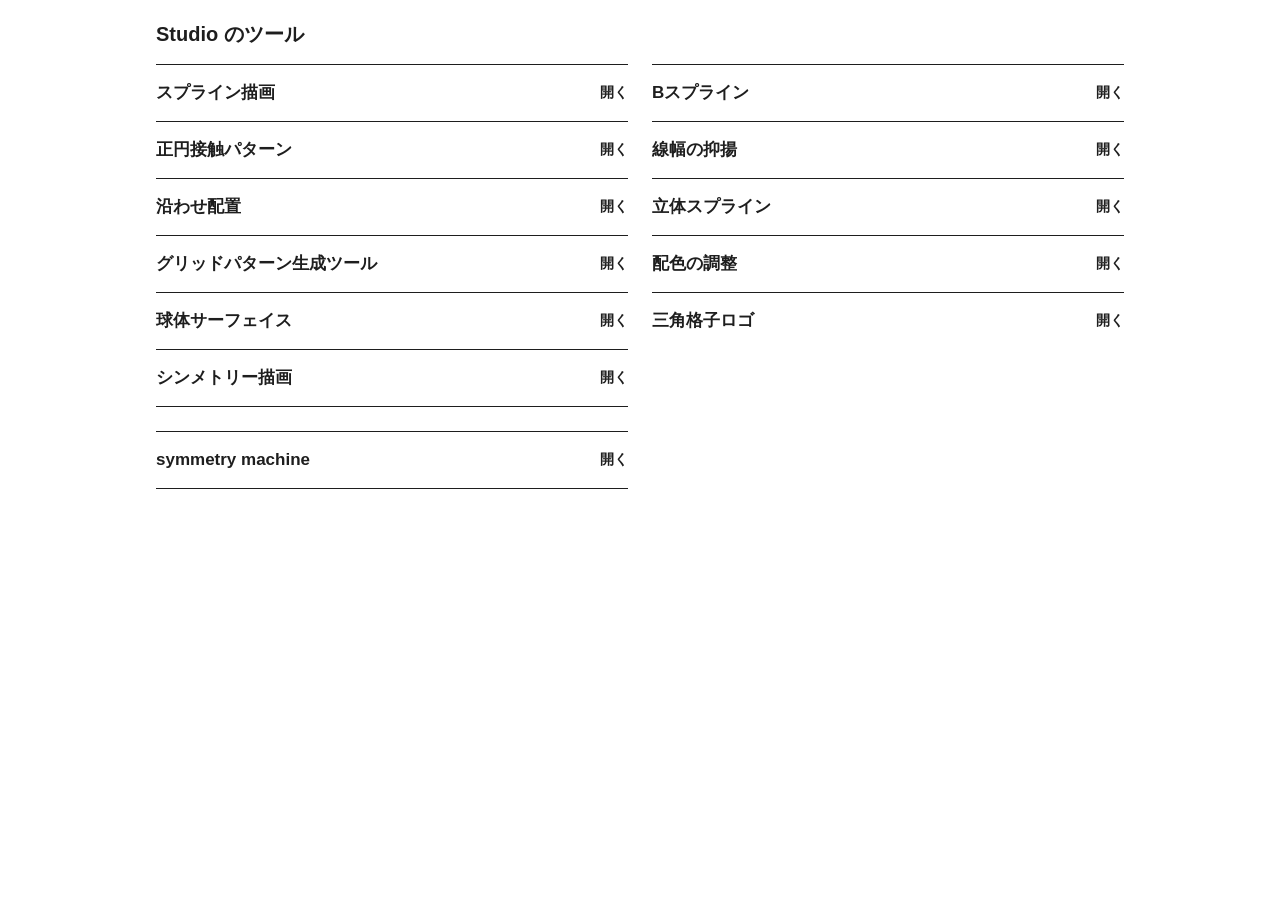
<file: index.html>
<!doctype html>
<html lang="ja"><head><meta charset="utf-8">
<meta name="viewport" content="width=device-width,initial-scale=1,viewport-fit=cover">
<title>Studio のツール</title>
<meta name="theme-color" content="#ffffff">
<meta name="apple-mobile-web-app-capable" content="yes">
<meta name="apple-mobile-web-app-title" content="Studio のツール">
<link rel="manifest" href="manifest.webmanifest">
<link rel="apple-touch-icon" href="icon-180.png">
<link rel="icon" href="icon-192.png">
<style>
:root{--ink:#1e1e1e;--paper:#fff;--hair:#e6e6e6;--line:1px}
*{box-sizing:border-box}
html,body{margin:0;background:var(--paper);color:var(--ink)}
body{font:500 16px/1.4 -apple-system,BlinkMacSystemFont,"Hiragino Sans","Hiragino Kaku Gothic ProN",sans-serif;
  padding:max(20px,env(safe-area-inset-top)) max(16px,env(safe-area-inset-right)) max(24px,env(safe-area-inset-bottom)) max(16px,env(safe-area-inset-left));
  max-width:1000px;margin:0 auto;-webkit-text-size-adjust:100%}
h1{margin:0 0 16px;font-size:20px;font-weight:800}
ul{list-style:none;margin:0;padding:0;display:grid;grid-template-columns:1fr;column-gap:24px}
li{border-top:var(--line) solid var(--ink)}
li:last-child{border-bottom:var(--line) solid var(--ink)}
a{display:flex;align-items:center;justify-content:space-between;gap:12px;min-height:56px;padding:8px 0;color:var(--ink);text-decoration:none;-webkit-tap-highlight-color:transparent}
a:active{background:var(--hair)}
a:focus-visible{outline:2px solid var(--ink);outline-offset:-2px}
.name{font-size:17px;font-weight:800;min-width:0;overflow-wrap:anywhere}
.go{font-size:14px;font-weight:600;flex:none}
.ext{margin-top:24px}
@media(min-width:700px){ul{grid-template-columns:1fr 1fr}li:nth-last-child(2):nth-child(odd){border-bottom:var(--line) solid var(--ink)}}
</style></head>
<body>
<h1>Studio のツール</h1>
<ul>
<li><a href="spline-draw/"><span class="name">スプライン描画</span><span class="go">開く</span></a></li>
<li><a href="bspline/"><span class="name">Bスプライン</span><span class="go">開く</span></a></li>
<li><a href="circle-contact/"><span class="name">正円接触パターン</span><span class="go">開く</span></a></li>
<li><a href="stroke-swell/"><span class="name">線幅の抑揚</span><span class="go">開く</span></a></li>
<li><a href="sweep-along/"><span class="name">沿わせ配置</span><span class="go">開く</span></a></li>
<li><a href="solid-spline/"><span class="name">立体スプライン</span><span class="go">開く</span></a></li>
<li><a href="grid-pattern/"><span class="name">グリッドパターン生成ツール</span><span class="go">開く</span></a></li>
<li><a href="palette-adjust/"><span class="name">配色の調整</span><span class="go">開く</span></a></li>
<li><a href="sphere-surface/"><span class="name">球体サーフェイス</span><span class="go">開く</span></a></li>
<li><a href="tri-grid-logo/"><span class="name">三角格子ロゴ</span><span class="go">開く</span></a></li>
<li><a href="symmetry-draw/"><span class="name">シンメトリー描画</span><span class="go">開く</span></a></li>
</ul>
<ul class="ext">
<li><a href="https://shungo3215-svg.github.io/symmetry-machine/"><span class="name">symmetry machine</span><span class="go">開く</span></a></li>
</ul>
<script>
(function(){
  if(!('serviceWorker' in navigator)) return;
  if(!(location.protocol === 'https:' || location.hostname === 'localhost' || location.hostname === '127.0.0.1')) return;
  navigator.serviceWorker.register('sw.js').catch(function(err){ console.info('studio-apps: 入口のオフライン準備に失敗', err); });
})();
</script>
</body></html>
</file>
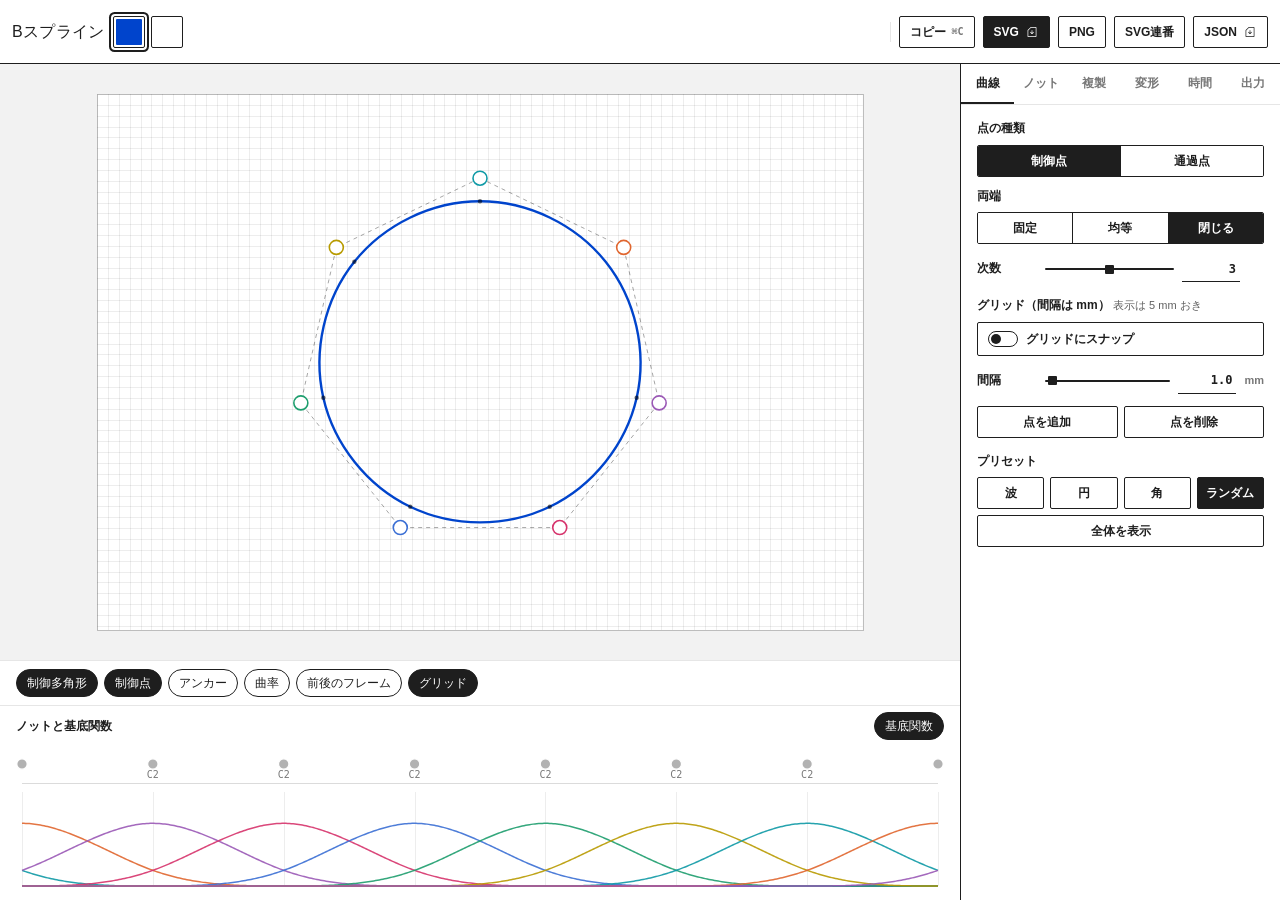
<file: bspline/index.html>
<!DOCTYPE html>
<html data-sm-build="aceeccd・2026-11-05 22:19" data-sm-app="bspline" lang="ja">
<head>
<meta charset="utf-8">
<meta name="viewport" content="width=device-width, initial-scale=1, viewport-fit=cover, user-scalable=no">
<meta name="studio-spec" content="type:描いて増やす;features:svg,numeric,color">
<meta name="apple-mobile-web-app-capable" content="yes">
<meta name="mobile-web-app-capable" content="yes">
<meta name="apple-mobile-web-app-status-bar-style" content="default">
<meta name="apple-mobile-web-app-title" content="SPLINE">
<meta name="theme-color" content="#ffffff">
<title>Bスプライン</title>
<link rel="stylesheet" href="_ext/000_kit/studio2.css?v=0.7.8">
<style>
/* 骨格（版面・基底関数の帯・再生バー・タブ付きパネル）はこのツール固有。
   色・文字・ボタン・上部バーは studio2.css / studio-tokens.css（--t-*）に従う。 */
:root{
  --param-h:158px;
  --mono:ui-monospace,SFMono-Regular,Menlo,monospace;
}
*{-webkit-tap-highlight-color:transparent}
body{
  display:flex;flex-direction:column;overscroll-behavior:none;
  padding-top:env(safe-area-inset-top);padding-bottom:env(safe-area-inset-bottom);
}
#bar{flex:0 0 auto}
#main{flex:1 1 auto;min-height:0;height:auto}
.stage{flex:1 1 auto;display:flex;flex-direction:column;min-width:0;min-height:0;background:var(--surfaceDim)}
#canvasWrap{flex:1 1 auto;position:relative;min-height:0}
#view{position:absolute;inset:0;width:100%;height:100%;display:block;touch-action:none}

.viewbar{
  display:flex;gap:6px;padding:8px 16px;border-top:1px solid var(--outlineBright);
  background:var(--surface);flex:0 0 auto;overflow-x:auto;scrollbar-width:none;
}
.viewbar::-webkit-scrollbar{display:none}
.viewbar .chip{flex:none;white-space:nowrap}

.param{flex:0 0 auto;border-top:1px solid var(--outlineBright);background:var(--surface)}
.param-head{display:flex;align-items:center;gap:12px;padding:6px 16px 2px}
.param-head .jp{font:var(--t-w-label) var(--t-fs-label)/1.4 var(--font)}
.param-head .sp{flex:1}
#paramCv{display:block;width:100%;height:var(--param-h);touch-action:none}
.param.min #paramCv{height:46px}

.transport{
  display:none;align-items:center;gap:12px;padding:8px 16px;
  border-top:1px solid var(--outlineBright);background:var(--surface);flex:0 0 auto;
}
.transport.on{display:flex}
#play{
  width:34px;height:34px;border-radius:50%;border:0;background:var(--onSurface);color:var(--surface);
  display:flex;align-items:center;justify-content:center;font-size:12px;flex:0 0 auto;font-weight:700;cursor:pointer;
}
#timeline{flex:1;height:30px;display:block;touch-action:none}
.tnum{font:var(--t-w-num) var(--t-fs-num)/1 var(--mono);font-variant-numeric:tabular-nums;flex:0 0 auto}

/* パネル（タブ付き） */
#panel{display:flex;flex-direction:column}
.tabs{display:flex;position:sticky;top:0;z-index:5;background:var(--surface);border-bottom:1px solid var(--outlineBright);flex:0 0 auto}
.tabs button{
  flex:1;height:40px;border:0;border-bottom:2px solid transparent;background:none;cursor:pointer;
  font:var(--t-w-label) var(--t-fs-label)/1 var(--font);color:var(--muted);
}
.tabs button:hover{background:var(--hovered)}
.tabs button[aria-pressed="true"]{color:var(--onSurface);border-bottom-color:var(--onSurface);font-weight:var(--t-w-head)}
.tabsec{display:none;padding:16px 16px 32px}
.tabsec.on{display:block}
.tabsec h2{font:var(--t-w-head) var(--t-fs-head)/1 var(--font);letter-spacing:.12em;margin:24px 0 12px}
.tabsec h2:first-child{margin-top:0}
.fieldlabel{font:var(--t-w-label) var(--t-fs-label)/1.3 var(--font);margin:0 0 8px}
.fieldlabel.gap{margin-top:16px}

/* 数値の行（スライダー＋数値欄。数値は直接入力できる・§5） */
.ctl{display:flex;align-items:center;gap:8px;margin-bottom:12px}
.ctl > label{font:var(--t-w-label) var(--t-fs-label)/1.3 var(--font);flex:0 0 60px;cursor:ew-resize;user-select:none}
.ctl input[type=range]{flex:1;min-width:0;width:auto}
.num{
  flex:0 0 auto;width:58px;height:26px;padding:0 4px;text-align:right;
  border:0;border-bottom:var(--t-line) solid var(--onSurface);border-radius:0;background:transparent;color:var(--onSurface);
  font:var(--t-w-num) var(--t-fs-num)/1 var(--mono);font-variant-numeric:tabular-nums;-moz-appearance:textfield;
}
.num:focus{outline:none;background:var(--hovered)}
.num::-webkit-outer-spin-button,.num::-webkit-inner-spin-button{-webkit-appearance:none;margin:0}
.unit{flex:0 0 16px;font:var(--t-w-label) 11px/1 var(--font);color:var(--muted)}

.seg{display:flex;border:var(--t-line) solid var(--onSurface);border-radius:var(--t-radius);overflow:hidden;width:100%;margin-bottom:12px}
.seg button{
  flex:1;height:30px;padding:0 3px;border:0;border-right:var(--t-line) solid var(--onSurface);background:var(--surface);cursor:pointer;
  font:var(--t-w-btn) var(--t-fs-btn)/1 var(--font);color:var(--onSurface);
}
.seg button:last-child{border-right:0}
.seg button:hover{background:var(--hovered)}
.seg button[aria-pressed="true"]{background:var(--onSurface);color:var(--surface)}

.switch{
  display:flex;align-items:center;gap:8px;width:100%;height:34px;padding:0 10px;margin-bottom:12px;
  border:var(--t-line) solid var(--onSurface);border-radius:var(--t-radius);background:var(--surface);cursor:pointer;
  font:var(--t-w-btn) var(--t-fs-btn)/1 var(--font);color:var(--onSurface);text-align:left;
}
.switch:hover{background:var(--hovered)}
.switch .tr{width:30px;height:16px;border-radius:999px;border:var(--t-line) solid var(--onSurface);position:relative;flex:0 0 auto;background:var(--surface)}
.switch .tr::after{content:"";position:absolute;top:2px;left:2px;width:10px;height:10px;border-radius:50%;background:var(--onSurface);transition:transform .14s}
.switch[aria-pressed="true"] .tr{background:var(--onSurface)}
.switch[aria-pressed="true"] .tr::after{transform:translateX(14px);background:var(--surface)}

.btns{display:grid;gap:6px}
.g1{grid-template-columns:1fr}
.g2{grid-template-columns:1fr 1fr}
.g4{grid-template-columns:1fr 1fr 1fr 1fr}
.btns .btn{justify-content:center;padding:0 6px}
.btns + .btns{margin-top:6px}

.readout{display:grid;grid-template-columns:auto 1fr;gap:6px 12px;font:var(--t-w-label) var(--t-fs-label)/1.3 var(--font)}
.readout b{font:var(--t-w-num) var(--t-fs-num)/1.3 var(--mono);font-variant-numeric:tabular-nums;text-align:right}
.readout b.neg{color:#C0392B}

.klist{display:flex;flex-direction:column;gap:6px}
.kempty{font:var(--t-w-label) var(--t-fs-label)/1.3 var(--font);color:var(--muted)}
.krow{display:flex;align-items:center;gap:8px}
.krow .u{font:var(--t-w-num) var(--t-fs-num)/1 var(--mono);flex:0 0 56px;font-variant-numeric:tabular-nums}
.krow .c{font:var(--t-w-num) 11px/1 var(--mono);padding:3px 7px;border-radius:999px;border:var(--t-line) solid var(--outlineBright);color:var(--muted)}
.krow .c.z{color:var(--onSurface);border-color:var(--onSurface)}
.krow .stp{margin-left:auto;display:flex;align-items:center;gap:2px}
.krow .stp button{width:26px;height:26px;border:var(--t-line) solid var(--onSurface);border-radius:var(--t-radius);background:var(--surface);cursor:pointer;color:var(--onSurface)}
.krow .stp button:hover{background:var(--hovered)}
.krow .stp span{font:var(--t-w-num) var(--t-fs-num)/1 var(--mono);width:24px;text-align:center}

@media (max-width:1023px){
  :root{--param-h:120px}
  body{overflow:hidden}
  #main{flex-direction:column;height:auto}
  #canvasWrap{min-height:25vh}
  #panel{width:100%;flex:0 0 auto;border-left:0;border-top:calc(var(--t-line) + .5px) solid var(--onSurface);max-height:42vh}
  .btns .btn{height:40px}
  .ctl > label{flex:0 0 52px}
}
</style>
<link rel="manifest" href="manifest.webmanifest">
<link rel="apple-touch-icon" href="icon-180.png">
<link rel="icon" href="icon-192.png">
<link rel="stylesheet" href="_ext/000_kit/studio-mobile.css?v=84a22e17">
</head>
<body>

<header id="bar"></header>

<div id="main">
  <div class="stage">
    <div id="canvasWrap"><canvas id="view"></canvas></div>

    <div class="viewbar chips" id="viewbar">
      <button class="chip" type="button" data-v="poly"    aria-pressed="true">制御多角形</button>
      <button class="chip" type="button" data-v="points"  aria-pressed="true">制御点</button>
      <button class="chip" type="button" data-v="anchors" aria-pressed="false">アンカー</button>
      <button class="chip" type="button" data-v="comb"    aria-pressed="false">曲率</button>
      <button class="chip" type="button" data-v="onion"   aria-pressed="false">前後のフレーム</button>
      <button class="chip" type="button" data-v="grid"    aria-pressed="true">グリッド</button>
    </div>

    <div class="param" id="param">
      <div class="param-head">
        <span class="jp">ノットと基底関数</span>
        <span class="sp"></span>
        <button class="chip" type="button" id="minBtn">基底関数</button>
      </div>
      <canvas id="paramCv"></canvas>
    </div>

    <div class="transport" id="transport">
      <button id="play" type="button" aria-label="再生・停止">▶</button>
      <canvas id="timeline"></canvas>
      <span class="tnum" id="tnum">000/060</span>
    </div>
  </div>

  <aside id="panel">
    <div class="tabs" id="tabs">
      <button type="button" data-s="curve" aria-pressed="true">曲線</button>
      <button type="button" data-s="knot"  aria-pressed="false">ノット</button>
      <button type="button" data-s="copy"  aria-pressed="false">複製</button>
      <button type="button" data-s="warp"  aria-pressed="false">変形</button>
      <button type="button" data-s="time"  aria-pressed="false">時間</button>
      <button type="button" data-s="out"   aria-pressed="false">出力</button>
    </div>

    <section class="tabsec on" data-s="curve">
      <p class="fieldlabel">点の種類</p>
      <div class="seg" data-seg="ptMode">
        <button type="button" data-v="ctrl" aria-pressed="true">制御点</button>
        <button type="button" data-v="pass" aria-pressed="false">通過点</button>
      </div>
      <p class="fieldlabel">両端</p>
      <div class="seg" data-seg="ends">
        <button type="button" data-v="fix"    aria-pressed="false">固定</button>
        <button type="button" data-v="even"   aria-pressed="false">均等</button>
        <button type="button" data-v="closed" aria-pressed="true">閉じる</button>
      </div>
      <div data-ctl="deg"></div>
      <p class="fieldlabel gap">グリッド（間隔は mm） <span id="gthin" style="font-weight:400;opacity:.7;font-size:11px"></span></p>
      <button class="switch" type="button" data-sw="gsnap" aria-pressed="false" title="Shift を押しながらで一時的に解除"><span class="tr"></span><span class="tx">グリッドにスナップ</span></button>
      <div data-ctl="gstep"></div>
      <div class="btns g2">
        <button class="btn" type="button" id="addPt" title="選んだ点の次に点を足す">点を追加</button>
        <button class="btn" type="button" id="delPt" title="選んだ点を削除（Delete）">点を削除</button>
      </div>
      <p class="fieldlabel gap">プリセット</p>
      <div class="btns g4">
        <button class="btn" type="button" data-pre="wave">波</button>
        <button class="btn" type="button" data-pre="circle">円</button>
        <button class="btn" type="button" data-pre="angle">角</button>
        <button class="btn primary" type="button" data-pre="random" title="点をランダムに置き直す（N）">ランダム</button>
      </div>
      <div class="btns g1">
        <button class="btn" type="button" id="fitBtn">全体を表示</button>
      </div>
    </section>

    <section class="tabsec" data-s="knot">
      <div class="klist" id="klist"></div>
      <div class="btns g2" style="margin-top:12px">
        <button class="btn" type="button" id="knotEven">均等配置</button>
        <button class="btn" type="button" id="knotRand">ランダム配置</button>
      </div>
    </section>

    <section class="tabsec" data-s="copy">
      <button class="switch" type="button" data-sw="mul" aria-pressed="false"><span class="tr"></span><span class="tx">複製を有効</span></button>
      <p class="fieldlabel">配置</p>
      <div class="seg" data-seg="layout">
        <button type="button" data-v="rot"  aria-pressed="true">円形</button>
        <button type="button" data-v="grid" aria-pressed="false">格子</button>
        <button type="button" data-v="line" aria-pressed="false">直線</button>
      </div>
      <div data-ctl="count"></div>
      <div data-ctl="rot"></div>
      <div data-ctl="scale"></div>
      <div data-ctl="dx"></div>
      <div data-ctl="dy"></div>
      <button class="switch" type="button" data-sw="mirror" aria-pressed="false"><span class="tr"></span><span class="tx">1つおきに反転</span></button>

      <h2>立体</h2>
      <button class="switch" type="button" data-sw="loft" aria-pressed="false" title="複製した曲線を制御網にして面を作る（立体表示中は余白をドラッグで回転）"><span class="tr"></span><span class="tx">複製から面を作成</span></button>
      <div data-ctl="depth"></div>
      <div data-ctl="yaw"></div>
      <div data-ctl="pitch"></div>
      <div data-ctl="iso"></div>
    </section>

    <section class="tabsec" data-s="warp">
      <button class="switch" type="button" data-sw="warp" aria-pressed="false"><span class="tr"></span><span class="tx">変形を有効</span></button>
      <div data-ctl="wamp"></div>
      <div data-ctl="wfreq"></div>
      <div data-ctl="wdrift"></div>
    </section>

    <section class="tabsec" data-s="time">
      <button class="switch" type="button" data-sw="time" aria-pressed="false"><span class="tr"></span><span class="tx">時間を有効</span></button>
      <div data-ctl="tamp"></div>
      <div data-ctl="tphase"></div>
      <div data-ctl="tratio"></div>
      <div data-ctl="cycles"></div>
      <h2>ノットの動き</h2>
      <div data-ctl="kamp"></div>
      <div data-ctl="kphase"></div>
      <h2>再生</h2>
      <div data-ctl="frames"></div>
      <div data-ctl="speed"></div>
      <div class="readout" id="tread" style="margin-top:12px"></div>
    </section>

    <section class="tabsec" data-s="out">
      <div class="readout" id="readout"></div>
    </section>
  </aside>
</div>

<script src="_ext/000_kit/studio-kit.js?v=0.8.0"></script>
<script>
"use strict";
/* ============================================================
   1. B-spline core
   partition of unity 4e-16 / de Boor == basis sum 0 /
   Bezier conversion exact to 3e-13 for p<=3
   ============================================================ */
function buildCurve(P,degree,mode,interior){
  let pts,U,p;
  if(mode==='closed'){
    const n=P.length;
    p=Math.max(1,Math.min(degree,n-1));
    pts=P.concat(P.slice(0,p));
    const m=pts.length+p+1; U=[];
    for(let i=0;i<m;i++) U.push(i/(m-1));
  } else if(mode==='uniform'){
    pts=P.slice();
    p=Math.max(1,Math.min(degree,pts.length-1));
    const m=pts.length+p+1; U=[];
    for(let i=0;i<m;i++) U.push(i/(m-1));
  } else {
    pts=P.slice();
    const N=pts.length;
    p=Math.max(1,Math.min(degree,N-1));
    const nInt=N-p-1;
    let inner;
    if(interior && interior.length===nInt) inner=interior.slice().sort((a,b)=>a-b);
    else { inner=[]; for(let i=1;i<=nInt;i++) inner.push(i/(nInt+1)); }
    U=[];
    for(let i=0;i<=p;i++) U.push(0);
    for(const v of inner) U.push(v);
    for(let i=0;i<=p;i++) U.push(1);
  }
  const N=pts.length;
  return {pts,U,p,N,u0:U[p],u1:U[N]};
}
function findSpan(c,u){
  const {U,N,p}=c;
  if(u>=U[N]){ let k=N-1; while(k>p&&U[k]===U[k+1])k--; return k; }
  if(u<=U[p]){ let k=p; while(k<N-1&&U[k]===U[k+1])k++; return k; }
  let lo=p,hi=N,mid=(lo+hi)>>1,g=0;
  while((u<U[mid]||u>=U[mid+1])&&g++<200){
    if(u<U[mid])hi=mid; else lo=mid;
    const nx=(lo+hi)>>1;
    if(nx===mid){ mid=lo; break; }
    mid=nx;
  }
  return mid;
}
function basisFuns(c,span,u){
  const {U,p}=c;
  const N=new Array(p+1).fill(0),L=new Array(p+1).fill(0),R=new Array(p+1).fill(0);
  N[0]=1;
  for(let j=1;j<=p;j++){
    L[j]=u-U[span+1-j]; R[j]=U[span+j]-u;
    let s=0;
    for(let r=0;r<j;r++){
      const den=R[r+1]+L[j-r], t=den===0?0:N[r]/den;
      N[r]=s+R[r+1]*t; s=L[j-r]*t;
    }
    N[j]=s;
  }
  return N;
}
function basisVector(c,u){
  const out=new Array(c.N).fill(0);
  const sp=findSpan(c,u), Nv=basisFuns(c,sp,u);
  for(let j=0;j<=c.p;j++){ const i=sp-c.p+j; if(i>=0&&i<c.N) out[i]=Nv[j]; }
  return out;
}
function evalCurve(c,u,forced){
  const sp=forced===undefined?findSpan(c,u):forced;
  const Nv=basisFuns(c,sp,u);
  let x=0,y=0;
  for(let j=0;j<=c.p;j++){ const P=c.pts[sp-c.p+j]; x+=Nv[j]*P.x; y+=Nv[j]*P.y; }
  return {x,y};
}
function evalPt3(c,u){
  const sp=findSpan(c,u), Nv=basisFuns(c,sp,u);
  let x=0,y=0,z=0;
  for(let j=0;j<=c.p;j++){ const P=c.pts[sp-c.p+j]; x+=Nv[j]*P.x; y+=Nv[j]*P.y; z+=Nv[j]*(P.z||0); }
  return {x,y,z};
}
function derivCurve(c){
  if(c.p<1) return null;
  const {U,p,pts}=c,Q=[];
  for(let i=0;i<pts.length-1;i++){
    const den=U[i+p+1]-U[i+1], f=den===0?0:p/den;
    Q.push({x:(pts[i+1].x-pts[i].x)*f, y:(pts[i+1].y-pts[i].y)*f});
  }
  const U2=U.slice(1,U.length-1), N2=Q.length;
  return {pts:Q,U:U2,p:p-1,N:N2,u0:U2[p-1],u1:U2[N2]};
}
function curvatureAt(d1,d2,u){
  if(!d1) return 0;
  const a=evalCurve(d1,u), b=d2?evalCurve(d2,u):{x:0,y:0};
  const s=Math.hypot(a.x,a.y);
  if(s<1e-12) return 0;
  return (a.x*b.y-a.y*b.x)/(s*s*s);
}
function spanBreaks(c){
  const b=[];
  for(let i=c.p;i<=c.N;i++){ const v=c.U[i]; if(!b.length||v>b[b.length-1]+1e-9) b.push(v); }
  return b;
}
function toBeziers(c,d1){
  const sub=c.p<=3?1:8, brk=spanBreaks(c), segs=[];
  for(let s=0;s<brk.length-1;s++){
    const a0=brk[s], b0=brk[s+1];
    for(let k=0;k<sub;k++){
      const a=a0+(b0-a0)*(k/sub), b=a0+(b0-a0)*((k+1)/sub), h=b-a, mid=(a+b)/2;
      const sc=findSpan(c,mid), sd=findSpan(d1,mid);
      const P0=evalCurve(c,a,sc), P1=evalCurve(c,b,sc);
      const T0=evalCurve(d1,a,sd), T1=evalCurve(d1,b,sd);
      segs.push({p0:P0,c1:{x:P0.x+T0.x*h/3,y:P0.y+T0.y*h/3},
                       c2:{x:P1.x-T1.x*h/3,y:P1.y-T1.y*h/3},p1:P1});
    }
  }
  return segs;
}
/* global interpolation (Piegl & Tiller A9.1). max error 2.5e-13 */
function gauss(A,B){
  const n=A.length, dim=B[0].length;
  const M=A.map((r,i)=>r.slice().concat(B[i].slice()));
  for(let c=0;c<n;c++){
    let piv=c;
    for(let r=c+1;r<n;r++) if(Math.abs(M[r][c])>Math.abs(M[piv][c])) piv=r;
    if(Math.abs(M[piv][c])<1e-12) return null;
    const tmp=M[c]; M[c]=M[piv]; M[piv]=tmp;
    for(let r=0;r<n;r++){
      if(r===c) continue;
      const f=M[r][c]/M[c][c];
      if(!f) continue;
      for(let k=c;k<n+dim;k++) M[r][k]-=f*M[c][k];
    }
  }
  const out=[];
  for(let r=0;r<n;r++){ const row=[]; for(let d=0;d<dim;d++) row.push(M[r][n+d]/M[r][r]); out.push(row); }
  return out;
}
function interpCurve(D,degree){
  const K=D.length;
  if(K<2) return null;
  const p=Math.max(1,Math.min(degree,K-1));
  const t=[0], d=[0];
  for(let i=1;i<K;i++) d.push(Math.hypot(D[i].x-D[i-1].x, D[i].y-D[i-1].y));
  const tot=d.reduce((a,b)=>a+b,0);
  if(tot<1e-9){ for(let i=1;i<K;i++) t.push(i/(K-1)); }
  else { let acc=0; for(let i=1;i<K;i++){ acc+=d[i]; t.push(acc/tot); } }
  t[K-1]=1;
  const U=[];
  for(let i=0;i<=p;i++) U.push(0);
  for(let j=1;j<=K-p-1;j++){ let s=0; for(let i=j;i<=j+p-1;i++) s+=t[i]; U.push(s/p); }
  for(let i=0;i<=p;i++) U.push(1);
  const tmpl={N:K,p,U,u0:0,u1:1};
  const A=[],B=[];
  for(let k=0;k<K;k++){ A.push(basisVector(tmpl,t[k])); B.push([D[k].x,D[k].y]); }
  const Pc=gauss(A,B);
  if(!Pc) return null;
  return {pts:Pc.map(r=>({x:r[0],y:r[1]})), U, p, N:K, u0:0, u1:1, t};
}

/* ============================================================
   2. state
   ============================================================ */
const W=1000, H=700, GAP=0.02;
/* グリッドの間隔は mm で持つ。書き出しの SVG は座標1=1px で、Illustrator は 1px を 1pt（=0.3528mm）として開く。
   だから 1mm = 72/25.4 = 2.8346 座標。吸着・描画は S.grid.step（座標単位）を読む */
const MM_PX=72/25.4;
const DV=['#0F9AA6','#E0662F','#9B59B6','#D6336C','#3B6FD4','#1E9E6E','#B89B00','#D9534F','#A9772E'];
/* 作品の色（上部バーの色見本。初期色は規定パレット navy・§5 COLOR-00）。UIの色とは混ぜない */
const ART={stroke:'#0044CC', bg:'#FFFFFF'};
const COARSE=matchMedia('(pointer:coarse)').matches;

const S={
  P:[], ptMode:'ctrl', ends:'closed', deg:3, interior:null,
  mul:{on:false, layout:'rot', count:8, rot:0, scale:1, dx:60, dy:0, mirror:false},
  loft:{on:false, depth:60, yaw:-28, pitch:34, iso:10},
  warp:{on:false, wamp:40, wfreq:1.2, wdrift:0.35},
  time:{on:false, tamp:60, tphase:0.14, tratio:0.4, cycles:1, kamp:0.1, kphase:0.25,
        frames:60, speed:1, f:0, playing:true},
  show:{poly:true, points:true, anchors:false, comb:false, onion:false, grid:true},
  grid:{mm:1, snap:false, get step(){ return this.mm*MM_PX; }},
  basisOpen:true, sel:null,
  view:{s:1, ox:0, oy:0}
};
/* 取り消し・やり直し（§7 ⌘Z / ⇧⌘Z。Studio.history＝変更後の状態を積む） */
const hist=Studio.history(100);
let histTimer=null;
function geomState(){ return {P:S.P.map(p=>({x:p.x,y:p.y})), deg:S.deg, ends:S.ends, interior:S.interior, ptMode:S.ptMode}; }
function commit(){ clearTimeout(histTimer); histTimer=null; hist.push(geomState()); }
function commitSoon(){ clearTimeout(histTimer); histTimer=setTimeout(commit,300); }
function applyGeom(s){
  Object.assign(S,{P:s.P, deg:s.deg, ends:s.ends, interior:s.interior, ptMode:s.ptMode});
  S.sel=null; syncUI(); build(); render();
}
function undo(){
  if(histTimer) commit();
  const s=hist.undo();
  if(!s){ toast('元に戻せる操作がありません'); return; }
  applyGeom(s);
}
function redo(){
  if(histTimer) commit();
  const s=hist.redo();
  if(!s){ toast('やり直せる操作がありません'); return; }
  applyGeom(s);
}

/* ============================================================
   3. control definitions — every slider gets a number input
   ============================================================ */
const CTL={
  deg   :{path:'deg',        label:'次数',  min:1,max:5,   step:1,    unit:'',  dec:0, def:3},
  gstep :{path:'grid.mm',    label:'間隔',  min:0.5,max:20, step:0.5, unit:'mm',dec:1, def:1, stops:[0.5,1,2,5,10], tol:0.15},
  count :{path:'mul.count',  label:'個数',  min:1,max:64,  step:1,    unit:'個',dec:0, def:8},
  rot   :{path:'mul.rot',    label:'回転',  min:-180,max:180,step:1,  unit:'°', dec:0, def:0,  stops:[-180,-90,0,90,180], tol:4},
  scale :{path:'mul.scale',  label:'倍率',  min:0.5,max:1.5,step:0.005,unit:'', dec:2, def:1,  stops:[0.5,0.75,1,1.25,1.5], tol:0.012},
  dx    :{path:'mul.dx',     label:'間隔X', min:-200,max:200,step:1,  unit:'px',dec:0, def:60, stops:[0], tol:3},
  dy    :{path:'mul.dy',     label:'間隔Y', min:-200,max:200,step:1,  unit:'px',dec:0, def:0,  stops:[0], tol:3},
  depth :{path:'loft.depth', label:'奥行き',min:0,max:160, step:1,    unit:'px',dec:0, def:60, stops:[0], tol:3},
  yaw   :{path:'loft.yaw',   label:'回転',  min:-180,max:180,step:1,  unit:'°', dec:0, def:-28,stops:[-180,-90,0,90,180], tol:4},
  pitch :{path:'loft.pitch', label:'俯角',  min:0,max:90,  step:1,    unit:'°', dec:0, def:34, stops:[0,30,45,60,90], tol:3},
  iso   :{path:'loft.iso',   label:'等値線',min:2,max:24,  step:1,    unit:'本',dec:0, def:10},
  wamp  :{path:'warp.wamp',  label:'強さ',  min:0,max:160, step:1,    unit:'px',dec:0, def:40, stops:[0], tol:3},
  wfreq :{path:'warp.wfreq', label:'周期',  min:0.2,max:4, step:0.05, unit:'',  dec:2, def:1.2,stops:[1,2,3], tol:0.08},
  wdrift:{path:'warp.wdrift',label:'位相',min:0,max:2,   step:0.02, unit:'',  dec:2, def:0.35,stops:[0,0.5,1], tol:0.04},
  tamp  :{path:'time.tamp',  label:'振幅',  min:0,max:200, step:1,    unit:'px',dec:0, def:60, stops:[0], tol:3},
  tphase:{path:'time.tphase',label:'位相差',min:0,max:1,   step:0.005,unit:'',  dec:2, def:0.14,stops:[0,0.25,0.5,0.75,1], tol:0.012},
  tratio:{path:'time.tratio',label:'縦横比',min:-1,max:1,  step:0.02, unit:'',  dec:2, def:0.4,stops:[-1,0,1], tol:0.04},
  cycles:{path:'time.cycles',label:'周回数',min:1,max:4,   step:1,    unit:'',  dec:0, def:1},
  kamp  :{path:'time.kamp',  label:'揺れ幅',min:0,max:0.5, step:0.005,unit:'',  dec:2, def:0.1,stops:[0], tol:0.012},
  kphase:{path:'time.kphase',label:'位相差',min:0,max:1,   step:0.01, unit:'',  dec:2, def:0.25,stops:[0,0.25,0.5,0.75,1], tol:0.02},
  frames:{path:'time.frames',label:'枚数',  min:8,max:120, step:1,    unit:'枚',dec:0, def:60, stops:[12,24,30,60,120], tol:2},
  speed :{path:'time.speed', label:'速さ',  min:0.1,max:3, step:0.05, unit:'×', dec:2, def:1,  stops:[0.5,1,2], tol:0.06}
};
const get=p=>p.split('.').reduce((o,k)=>o[k],S);
const set=(p,v)=>{ const k=p.split('.'); const o=k.slice(0,-1).reduce((a,b)=>a[b],S); o[k[k.length-1]]=v; };
function snapTo(v,stops,tol){
  if(!stops) return v;
  for(const s of stops) if(Math.abs(v-s)<=tol) return s;
  return v;
}
/* 座標をグリッドに吸着する。snapTo（スライダーの値用）とも
   snap_（元に戻す用のスナップショット）とも別物。 */
function snapXY(w,off){
  if(!S.grid.snap||off) return w;
  const g=S.grid.step;
  return {x:Math.round(w.x/g)*g, y:Math.round(w.y/g)*g};
}
const CTLNODE={};
function buildControls(){
  document.querySelectorAll('[data-ctl]').forEach(host=>{
    const key=host.dataset.ctl, d=CTL[key];
    host.className='ctl';
    host.innerHTML=
      `<label for="r_${key}">${d.label}</label>`+
      `<input type="range" id="r_${key}" min="${d.min}" max="${d.max}" step="${d.step}" value="${get(d.path)}">`+
      `<input type="number" class="num" id="n_${key}" min="${d.min}" max="${d.max}" step="${d.step}" value="${(+get(d.path)).toFixed(d.dec)}">`+
      `<span class="unit">${d.unit}</span>`;
    const r=host.querySelector('input[type=range]'), n=host.querySelector('.num');
    CTLNODE[key]={r,n,d};
    const push=(v,fromRange,shift)=>{
      let x=Math.max(d.min,Math.min(d.max,v));
      if(fromRange && !shift) x=snapTo(x,d.stops,d.tol);
      x=+x.toFixed(d.dec+2);
      set(d.path,x);
      r.value=x; n.value=x.toFixed(d.dec);
      if(d.path==='deg') commitSoon();
      build(); render();
    };
    r.addEventListener('input',e=>push(+r.value,true,e.shiftKey));
    r.addEventListener('keydown',e=>{
      if(e.shiftKey&&(e.key==='ArrowLeft'||e.key==='ArrowRight')){
        e.preventDefault();
        push(+r.value+(e.key==='ArrowRight'?1:-1)*d.step*10,false,true);
      }
    });
    n.addEventListener('change',()=>{ const v=parseFloat(n.value); if(isFinite(v)) push(v,false,false); else n.value=(+get(d.path)).toFixed(d.dec); });
    host.querySelector('label').addEventListener('dblclick',()=>{ push(d.def,false,false); toast(d.label+' を既定値に戻しました'); });
  });
}
function syncCtl(){
  for(const k in CTLNODE){
    const {r,n,d}=CTLNODE[k], v=+get(d.path);
    r.value=v; n.value=v.toFixed(d.dec);
  }
}

/* ============================================================
   4. pipeline
   base points -> (time) -> seed curve -> (copies) -> (warp) -> (loft)
   ============================================================ */
const CIRCLE_R=240;   // 最初の形（INIT-01）: 閉じた円。曲線の直径が版面の短辺の約66%
function presetPoints(kind){
  const P=[];
  if(kind==='wave'){ for(let i=0;i<9;i++) P.push({x:90+i*(W-180)/8, y:H/2+Math.sin(i*0.9)*170}); }
  else if(kind==='circle'){ for(let i=0;i<7;i++){ const a=i/7*Math.PI*2-Math.PI/2; P.push({x:W/2+Math.cos(a)*CIRCLE_R, y:H/2+Math.sin(a)*CIRCLE_R}); } }
  else if(kind==='angle'){ return [{x:110,y:560},{x:200,y:180},{x:360,y:180},{x:500,y:520},{x:650,y:520},{x:790,y:180},{x:900,y:520}]; }
  else { const n=S.P.length||8; for(let i=0;i<n;i++) P.push({x:80+Math.random()*(W-160), y:80+Math.random()*(H-160)}); }
  return P;
}
function endsMode(){ return S.ends==='fix'?'clamped':S.ends==='even'?'uniform':'closed'; }
function pointsAt(t){
  if(!S.time.on || S.time.tamp===0) return S.P;
  const T=S.time;
  return S.P.map((p,i)=>{
    const a=2*Math.PI*(T.cycles*t + i*T.tphase);
    return {x:p.x+Math.cos(a)*T.tamp, y:p.y+Math.sin(a)*T.tamp*T.tratio};
  });
}
function evenInterior(n,p){ const k=n-p-1,o=[]; for(let i=1;i<=k;i++) o.push(i/(k+1)); return o; }
function interiorAt(t,n){
  const p=Math.max(1,Math.min(S.deg,n-1));
  const m=n-p-1;
  if(m<=0) return [];
  let base=(S.interior&&S.interior.length===m)?S.interior.slice():evenInterior(n,p);
  if(!S.time.on || S.time.kamp===0) return base;
  let v=base.map((b,j)=>b+Math.sin(2*Math.PI*(t+j*S.time.kphase))*S.time.kamp);
  v.sort((a,b)=>a-b);
  for(let i=0;i<m;i++) v[i]=Math.max(GAP*(i+1), Math.min(1-GAP*(m-i), v[i]));
  for(let i=1;i<m;i++) v[i]=Math.max(v[i], v[i-1]+GAP);
  for(let i=m-2;i>=0;i--) v[i]=Math.min(v[i], v[i+1]-GAP);
  for(let i=0;i<m;i++) v[i]=Math.max(GAP, Math.min(1-GAP, v[i]));
  return v;
}
function seedAt(t){
  let pts=pointsAt(t);
  if(S.ptMode==='pass'){
    const D = S.ends==='closed' ? pts.concat([pts[0]]) : pts;
    const c = interpCurve(D, S.deg);
    if(c) return c;
  }
  const inter = S.ends==='fix' ? interiorAt(t, pts.length) : null;
  return buildCurve(pts, S.deg, endsMode(), inter);
}
function xform(pts,k,n){
  const M=S.mul, Wp=S.warp;
  let a=0,sx=1,sy=1,tx=0,ty=0,mir=false;
  if(M.on && n>1){
    const f=n>1?k/(n-1):0;
    if(M.layout==='rot'){
      a=k/n*Math.PI*2 + M.rot*Math.PI/180*f;
      sx=sy=Math.pow(M.scale,k);
      mir=M.mirror&&(k%2===1);
    } else if(M.layout==='grid'){
      const cols=Math.max(1,Math.round(Math.sqrt(n)));
      const cx=k%cols, cy=Math.floor(k/cols);
      tx=(cx-(cols-1)/2)*M.dx*2;
      ty=(cy-(Math.ceil(n/cols)-1)/2)*M.dy*2;
      a=M.rot*Math.PI/180*f; sx=sy=Math.pow(M.scale,k);
      mir=M.mirror&&(cx%2===1);
    } else {
      const c=k-(n-1)/2;
      tx=M.dx*c; ty=M.dy*c;
      a=M.rot*Math.PI/180*c/Math.max(1,n-1)*2;
      sx=sy=Math.pow(M.scale,c);
      mir=M.mirror&&(k%2===1);
    }
  }
  const ca=Math.cos(a), sa=Math.sin(a), cx=W/2, cy=H/2;
  return pts.map((p,i)=>{
    let x=p.x-cx, y=p.y-cy;
    if(mir) x=-x;
    x*=sx; y*=sy;
    let rx=x*ca-y*sa, ry=x*sa+y*ca;
    rx+=tx; ry+=ty;
    if(Wp.on && Wp.wamp){
      const fq=Wp.wfreq/300, dr=k*Wp.wdrift;
      rx+=Math.sin(ry*fq + dr*2.1 + i*0.3)*Wp.wamp;
      ry+=Math.cos(rx*fq*1.13 - dr*1.7 + i*0.21)*Wp.wamp;
    }
    return {x:rx+cx, y:ry+cy};
  });
}
function familyAt(t){
  const seed=seedAt(t);
  const n=S.mul.on?S.mul.count:1;
  const out=[];
  for(let k=0;k<n;k++){
    const Q=xform(seed.pts,k,n);
    out.push({pts:Q, U:seed.U, p:seed.p, N:seed.N, u0:seed.u0, u1:seed.u1});
  }
  return out;
}
function axisKnots(n,deg){
  const p=Math.max(1,Math.min(deg,n-1)), k=n-p-1, U=[];
  for(let i=0;i<=p;i++) U.push(0);
  for(let i=1;i<=k;i++) U.push(i/(k+1));
  for(let i=0;i<=p;i++) U.push(1);
  return {N:n,p,U,u0:0,u1:1};
}
/* ---- current frame ---- */
let FAM=null, SEED=null, BEZ=null, LOFT=null;
function build(){
  const need=S.ends==='closed'?3:2;
  if(S.P.length<need) S.P=presetPoints('wave');
  const t=S.time.on?S.time.f/S.time.frames:0;
  SEED=seedAt(t);
  FAM=familyAt(t);
  BEZ=FAM.map(c=>toBeziers(c,derivCurve(c)));
  LOFT = (S.loft.on && FAM.length>=2) ? buildLoft() : null;
}
function buildLoft(){
  const n=FAM.length, pv=Math.max(1,Math.min(3,n-1));
  const AV=axisKnots(n,pv);
  const AU={N:FAM[0].N, p:FAM[0].p, U:FAM[0].U, u0:FAM[0].u0, u1:FAM[0].u1};
  const net=FAM.map((f,k)=>f.pts.map(p=>({x:p.x,y:p.y,z:(k-(n-1)/2)*S.loft.depth})));
  const a=S.loft.yaw*Math.PI/180, b=S.loft.pitch*Math.PI/180;
  const PR={ca:Math.cos(a),sa:Math.sin(a),cb:Math.cos(b),sb:Math.sin(b)};
  const prj=P=>{ const rx=P.x*PR.ca-P.y*PR.sa, ry=P.x*PR.sa+P.y*PR.ca;
                 return {x:rx, y:ry*PR.sb-P.z*PR.cb}; };
  const iso=S.loft.iso, curves=[];
  for(let s=0;s<=iso;s++){
    const v=s/iso, bv=basisVector(AV,v), Q=[];
    for(let i=0;i<AU.N;i++){
      let x=0,y=0,z=0;
      for(let k=0;k<n;k++){ const w=bv[k]; if(!w) continue;
        const P=net[k][i]; x+=w*P.x; y+=w*P.y; z+=w*P.z; }
      Q.push(prj({x,y,z}));
    }
    const c={pts:Q,U:AU.U,p:AU.p,N:AU.N,u0:AU.u0,u1:AU.u1};
    curves.push({segs:toBeziers(c,derivCurve(c)), dir:'u'});
  }
  for(let s=0;s<=iso;s++){
    const u=AU.u0+(AU.u1-AU.u0)*s/iso, bu=basisVector(AU,u), Q=[];
    for(let k=0;k<n;k++){
      let x=0,y=0,z=0;
      for(let i=0;i<AU.N;i++){ const w=bu[i]; if(!w) continue;
        const P=net[k][i]; x+=w*P.x; y+=w*P.y; z+=w*P.z; }
      Q.push(prj({x,y,z}));
    }
    const c={pts:Q,U:AV.U,p:AV.p,N:AV.N,u0:AV.u0,u1:AV.u1};
    curves.push({segs:toBeziers(c,derivCurve(c)), dir:'v'});
  }
  return {curves, prj, net};
}
function anchorAudit(){
  if(!S.time.on) return {mn:BEZ[0].length+1, mx:BEZ[0].length+1, ok:true};
  let mn=1e9,mx=-1;
  const keepF=S.time.f;
  for(let f=0;f<S.time.frames;f++){
    const t=f/S.time.frames;
    const c=seedAt(t);
    const nseg=toBeziers(c,derivCurve(c)).length;
    mn=Math.min(mn,nseg); mx=Math.max(mx,nseg);
  }
  S.time.f=keepF;
  return {mn:mn+1, mx:mx+1, ok:mn===mx};
}

/* ============================================================
   5. render
   ============================================================ */
const cv=document.getElementById('view'), ctx=cv.getContext('2d');
const pv=document.getElementById('paramCv'), pctx=pv.getContext('2d');
const tl=document.getElementById('timeline'), tctx=tl.getContext('2d');
let VW=0,VH=0,PW=0,PH=0,TW=0,TH=0;
function css(v){ return getComputedStyle(document.body).getPropertyValue(v).trim(); }
/* 版面の上に重ねる補助表示（グリッド・多角形・ハンドル）は、背景の明るさに合わせて黒か白の半透明にする */
function hexLum(h){ h=/^#[0-9a-f]{6}$/i.test(h)?h:'#ffffff'; const n=parseInt(h.slice(1),16); return (0.299*(n>>16&255)+0.587*(n>>8&255)+0.114*(n&255))/255; }
const ov=a=>(ART.bg!=='none'&&hexLum(ART.bg)<0.5)?`rgba(255,255,255,${a})`:`rgba(0,0,0,${a})`;
const K=a=>`rgba(0,0,0,${a})`;
function fitCanvas(c,x){
  const dpr=Math.min(window.devicePixelRatio||1,2.5), r=c.getBoundingClientRect();
  const w=Math.max(1,Math.round(r.width)), h=Math.max(1,Math.round(r.height));
  c.width=w*dpr; c.height=h*dpr; x.setTransform(dpr,0,0,dpr,0,0);
  return {w,h};
}
function resize(){
  let d=fitCanvas(cv,ctx); VW=d.w; VH=d.h;
  d=fitCanvas(pv,pctx); PW=d.w; PH=d.h;
  d=fitCanvas(tl,tctx); TW=d.w; TH=d.h;
  fitView(false); render();
}
const toS=p=>({x:p.x*S.view.s+S.view.ox, y:p.y*S.view.s+S.view.oy});
const toW=(x,y)=>({x:(x-S.view.ox)/S.view.s, y:(y-S.view.oy)/S.view.s});
function fitView(re){
  let minx=0,maxx=W,miny=0,maxy=H;
  if(LOFT){
    minx=1e9;maxx=-1e9;miny=1e9;maxy=-1e9;
    LOFT.curves.forEach(c=>c.segs.forEach(s=>[s.p0,s.p1].forEach(p=>{
      minx=Math.min(minx,p.x);maxx=Math.max(maxx,p.x);
      miny=Math.min(miny,p.y);maxy=Math.max(maxy,p.y);})));
    if(minx>maxx){minx=0;maxx=W;miny=0;maxy=H;}
  }
  const bw=Math.max(1,maxx-minx), bh=Math.max(1,maxy-miny), pad=30;
  S.view.s=Math.min((VW-pad*2)/bw,(VH-pad*2)/bh);
  S.view.ox=(VW-bw*S.view.s)/2-minx*S.view.s;
  S.view.oy=(VH-bh*S.view.s)/2-miny*S.view.s;
  if(re!==false) render();
}
function strokeBez(x,segs,close){
  if(!segs.length) return;
  let prev=null;
  x.beginPath();
  segs.forEach((sg,i)=>{
    const a=toS(sg.p0),b=toS(sg.c1),c=toS(sg.c2),d=toS(sg.p1);
    if(i===0||!prev||Math.hypot(a.x-prev.x,a.y-prev.y)>0.5) x.moveTo(a.x,a.y);
    x.bezierCurveTo(b.x,b.y,c.x,c.y,d.x,d.y);
    prev=d;
  });
  if(close) x.closePath();
  x.stroke();
}
function render(){
  const A=ART.stroke==='none'?null:ART.stroke;   // 線の色（上部バーの色見本）
  ctx.clearRect(0,0,VW,VH);

  /* 背景は版面の中だけに塗る（立体は版面を持たないので全面） */
  if(!LOFT){
    const o0=toS({x:0,y:0}), e0=toS({x:W,y:H});
    if(ART.bg!=='none'){ ctx.fillStyle=ART.bg; ctx.fillRect(o0.x,o0.y,e0.x-o0.x,e0.y-o0.y); }
  } else if(ART.bg!=='none'){ ctx.fillStyle=ART.bg; ctx.fillRect(0,0,VW,VH); }

  if(!LOFT){
    const o=toS({x:0,y:0}), e=toS({x:W,y:H});
    const g=S.grid.step;
    if(S.show.grid){
    ctx.save();
    /* スナップ中は少し濃くする。乗せる先が見えていないと吸着が読めないため */
    ctx.strokeStyle=S.grid.snap?ov(0.16):ov(0.07); ctx.lineWidth=1;
    /* 画面上の間隔が 8px 未満なら k 本に 1 本だけ描く（吸着は本来の間隔のまま） */
    let gk=1; for(const c of [1,2,5,10,20,50,100,200,500,1000]){ gk=c; if(c*g*S.view.s>=8) break; }
    const gt=document.getElementById('gthin');
    if(gt) gt.textContent=gk>1?`表示は ${+(S.grid.mm*gk).toFixed(2)} mm おき`:'';
    {
      const gg=g*gk;
      ctx.beginPath();
      for(let x=0;x<=W;x+=gg){ const sx=Math.round(o.x+x*S.view.s)+0.5; ctx.moveTo(sx,o.y); ctx.lineTo(sx,e.y); }
      for(let y=0;y<=H;y+=gg){ const sy=Math.round(o.y+y*S.view.s)+0.5; ctx.moveTo(o.x,sy); ctx.lineTo(e.x,sy); }
      ctx.stroke();
    }
    ctx.restore();
    }
    ctx.strokeStyle=K(0.22); ctx.lineWidth=1;   // 版面の枠（書き出しには入れない）
    ctx.strokeRect(Math.round(o.x)+0.5,Math.round(o.y)+0.5,Math.round(e.x-o.x),Math.round(e.y-o.y));
  }

  if(LOFT){
    ctx.save();
    ctx.lineWidth=1.2; ctx.lineJoin='round';
    if(A) LOFT.curves.forEach(c=>{
      ctx.strokeStyle=A;
      ctx.globalAlpha=c.dir==='u'?0.9:0.42;
      strokeBez(ctx,c.segs,false);
    });
    ctx.restore();
    drawParam(); drawTimeline(); readout();
    return;
  }

  // onion skin
  if(A && S.show.onion && S.time.on){
    const keep=S.time.f;
    ctx.save(); ctx.strokeStyle=A; ctx.lineWidth=1;
    const step=Math.max(1,Math.round(S.time.frames/28));
    for(let k=1;k<=6;k++){
      const f=(keep-k*step+S.time.frames*4)%S.time.frames;
      const c=seedAt(f/S.time.frames);
      const fam=[]; const n=S.mul.on?S.mul.count:1;
      for(let j=0;j<Math.min(n,8);j++){
        const q={pts:xform(c.pts,j,n),U:c.U,p:c.p,N:c.N,u0:c.u0,u1:c.u1};
        fam.push(toBeziers(q,derivCurve(q)));
      }
      ctx.globalAlpha=0.14*(1-k/7);
      fam.forEach(sg=>strokeBez(ctx,sg,false));
    }
    ctx.restore();
    S.time.f=keep;
  }

  // curvature comb (seed only)
  if(S.show.comb){
    const d1=derivCurve(SEED), d2=d1&&d1.p>=1?derivCurve(d1):null;
    if(d1&&d2){
      let kmax=1e-9; const N=220, ks=[],ps=[],ns=[];
      for(let i=0;i<=N;i++){
        const u=SEED.u0+(SEED.u1-SEED.u0)*i/N;
        const k=curvatureAt(d1,d2,u), dd=evalCurve(d1,u), sp=Math.hypot(dd.x,dd.y)||1;
        ks.push(k); ps.push(evalCurve(SEED,u)); ns.push({x:-dd.y/sp,y:dd.x/sp});
        kmax=Math.max(kmax,Math.abs(k));
      }
      const sc=90/kmax;
      ctx.save(); ctx.strokeStyle=ov(0.30); ctx.lineWidth=1;
      ctx.beginPath();
      for(let i=0;i<=N;i+=2){
        const a=toS(ps[i]);
        const b=toS({x:ps[i].x+ns[i].x*ks[i]*sc, y:ps[i].y+ns[i].y*ks[i]*sc});
        ctx.moveTo(a.x,a.y); ctx.lineTo(b.x,b.y);
      }
      ctx.stroke(); ctx.restore();
    }
  }

  // family
  ctx.save();
  ctx.lineWidth=2.2; ctx.lineJoin='round'; ctx.lineCap='round';
  if(A) BEZ.forEach((segs,k)=>{
    const n=BEZ.length;
    ctx.strokeStyle=A;
    ctx.globalAlpha=n>1?(0.30+0.70*(1-k/(n-1))):1;
    ctx.lineWidth=k===0?2.4:1.6;
    strokeBez(ctx,segs,false);
  });
  ctx.restore();

  // span breaks on the seed
  ctx.save(); ctx.fillStyle=ov(0.55);
  const brk=spanBreaks(SEED);
  for(let i=1;i<brk.length-1;i++){
    const q=toS(evalCurve(SEED,brk[i]));
    ctx.beginPath(); ctx.arc(q.x,q.y,2.2,0,6.2832); ctx.fill();
  }
  ctx.restore();

  if(S.show.anchors){
    ctx.save();
    ctx.strokeStyle=ov(0.4); ctx.lineWidth=1;
    ctx.beginPath();
    BEZ[0].forEach(sg=>{
      const a=toS(sg.p0),b=toS(sg.c1),c=toS(sg.c2),d=toS(sg.p1);
      ctx.moveTo(a.x,a.y); ctx.lineTo(b.x,b.y); ctx.moveTo(d.x,d.y); ctx.lineTo(c.x,c.y);
    });
    ctx.stroke();
    ctx.fillStyle=ov(0.9);
    BEZ[0].forEach((sg,i)=>{
      const a=toS(sg.p0); ctx.fillRect(a.x-2.5,a.y-2.5,5,5);
      if(i===BEZ[0].length-1){ const d=toS(sg.p1); ctx.fillRect(d.x-2.5,d.y-2.5,5,5); }
    });
    ctx.restore();
  }

  if(S.show.poly){
    ctx.save();
    ctx.strokeStyle=ov(0.35); ctx.lineWidth=1; ctx.setLineDash([4,4]);
    ctx.beginPath();
    const L=S.ends==='closed'?SEED.pts.slice(0,S.P.length).concat([SEED.pts[0]]):SEED.pts;   // 閉じた曲線は内部の折り返し点を含めず、最初の点へ戻す
    L.forEach((p,i)=>{ const q=toS(p); i?ctx.lineTo(q.x,q.y):ctx.moveTo(q.x,q.y); });
    ctx.stroke(); ctx.restore();
  }

  if(S.show.points){
    const anim=pointsAt(S.time.on?S.time.f/S.time.frames:0);
    const bv=basisVector(SEED, SEED.u0+(SEED.u1-SEED.u0)*0.5);
    const R=COARSE?9:7;
    S.P.forEach((p,i)=>{
      const base=toS(p), cur=toS(anim[i]);
      const col=DV[i%DV.length];
      ctx.save();
      if(S.time.on && S.time.tamp>0){
        ctx.strokeStyle=ov(0.25); ctx.lineWidth=1;
        ctx.beginPath(); ctx.moveTo(base.x,base.y); ctx.lineTo(cur.x,cur.y); ctx.stroke();
        ctx.fillStyle=col; ctx.globalAlpha=0.9;
        ctx.beginPath(); ctx.arc(cur.x,cur.y,4,0,6.2832); ctx.fill();
        ctx.globalAlpha=1;
      }
      ctx.fillStyle=i===S.sel?col:css('--t-paper');
      ctx.strokeStyle=col; ctx.lineWidth=i===S.sel?2.4:1.6;
      ctx.beginPath(); ctx.arc(base.x,base.y,R,0,6.2832); ctx.fill(); ctx.stroke();
      ctx.restore();
    });
  }
  drawParam(); drawTimeline(); readout();
}

/* ---- parameter strip: knot track + basis graph ---- */
const KH=42, PAD=22;
const uToX=u=>PAD+(u-SEED.u0)/(SEED.u1-SEED.u0)*(PW-PAD*2);
const xToU=x=>SEED.u0+(x-PAD)/(PW-PAD*2)*(SEED.u1-SEED.u0);
function knotGroups(){
  const g=[], eps=1e-6;
  for(let i=SEED.p;i<=SEED.N;i++){
    const v=SEED.U[i];
    if(v<SEED.u0-eps||v>SEED.u1+eps) continue;
    const last=g[g.length-1];
    if(last&&Math.abs(last.u-v)<eps){ last.m++; }
    else g.push({u:v,m:1});
  }
  if(S.ends==='fix'&&g.length>1){ g[0].m=SEED.p+1; g[g.length-1].m=SEED.p+1; }
  return g;
}
function drawParam(){
  const A=css('--t-ink');
  pctx.clearRect(0,0,PW,PH);
  const gs=knotGroups();
  const open=S.basisOpen && PH>KH+20;
  pctx.strokeStyle=K(0.14); pctx.lineWidth=1;
  pctx.beginPath(); pctx.moveTo(PAD,KH-0.5); pctx.lineTo(PW-PAD,KH-0.5); pctx.stroke();

  if(open){
    const top=KH+8, bot=PH-14, hgt=bot-top;
    pctx.save();
    pctx.strokeStyle=K(0.07); pctx.lineWidth=1;
    pctx.beginPath();
    gs.forEach(g=>{ const x=Math.round(uToX(g.u))+0.5; pctx.moveTo(x,top); pctx.lineTo(x,bot); });
    pctx.stroke();
    pctx.strokeStyle=K(0.12);
    pctx.beginPath(); pctx.moveTo(PAD,bot+0.5); pctx.lineTo(PW-PAD,bot+0.5); pctx.stroke();
    pctx.restore();

    const NS=Math.max(100,Math.min(500,Math.round(PW)));
    const cur=[]; for(let i=0;i<SEED.N;i++) cur.push([]);
    for(let s=0;s<=NS;s++){
      const u=SEED.u0+(SEED.u1-SEED.u0)*s/NS;
      const bv=basisVector(SEED,u), x=uToX(u);
      for(let i=0;i<SEED.N;i++) cur[i].push({x,y:bot-bv[i]*hgt});
    }
    pctx.save(); pctx.lineWidth=1.5; pctx.lineJoin='round';
    for(let i=0;i<SEED.N;i++){
      const src=S.ends==='closed'?(i%S.P.length):i;
      pctx.strokeStyle=DV[src%DV.length];
      pctx.globalAlpha=(S.sel===null||S.sel===src)?0.9:0.26;
      pctx.beginPath();
      cur[i].forEach((q,k)=>{ k?pctx.lineTo(q.x,q.y):pctx.moveTo(q.x,q.y); });
      pctx.stroke();
    }
    pctx.restore();
  }

  pctx.save();
  pctx.font='10px ui-monospace,SFMono-Regular,Menlo,monospace'; pctx.textAlign='center';
  gs.forEach((g,gi)=>{
    const x=uToX(g.u), edge=(gi===0||gi===gs.length-1);
    const editable=(S.ends==='fix'&&S.ptMode==='ctrl'&&!edge);
    for(let k=0;k<Math.min(g.m,6);k++){
      pctx.beginPath(); pctx.arc(x,22-k*4.2,5.2,0,6.2832);
      pctx.fillStyle=editable?A:K(0.3);
      pctx.globalAlpha=editable?(1-k*0.12):1;
      pctx.fill(); pctx.globalAlpha=1;
      pctx.strokeStyle=css('--t-paper'); pctx.lineWidth=1.2; pctx.stroke();
    }
    if(!edge){
      const c=SEED.p-g.m;
      pctx.fillStyle=c<=0?css('--t-ink'):css('--t-muted');
      pctx.fillText(c<0?'−':('C'+c), x, KH-6);
    }
  });
  pctx.restore();
}
function drawTimeline(){
  document.getElementById('transport').classList.toggle('on',S.time.on);
  if(!S.time.on) return;
  /* 再生バーは表示した直後に大きさが決まる。canvas の大きさが違えば合わせ直す（空白の帯になるのを防ぐ） */
  const tr=tl.getBoundingClientRect();
  if(Math.round(tr.width)!==TW||Math.round(tr.height)!==TH){ const d=fitCanvas(tl,tctx); TW=d.w; TH=d.h; }
  if(!TW) return;
  tctx.clearRect(0,0,TW,TH);
  const pad=6,w=TW-pad*2;
  const n=S.P.length, p=Math.max(1,Math.min(S.deg,n-1)), m=Math.max(0,n-p-1);
  tctx.save();
  tctx.strokeStyle=K(0.15); tctx.lineWidth=1;
  tctx.strokeRect(pad+0.5,0.5,w-1,TH-1);
  if(S.ends==='fix'&&S.ptMode==='ctrl'){
    for(let j=0;j<m;j++){
      tctx.strokeStyle=DV[j%DV.length]; tctx.globalAlpha=0.85; tctx.lineWidth=1.2;
      tctx.beginPath();
      for(let f=0;f<=S.time.frames;f++){
        const v=interiorAt((f%S.time.frames)/S.time.frames,n)[j];
        if(v===undefined) continue;
        const x=pad+w*f/S.time.frames, y=2+(TH-4)*v;
        f?tctx.lineTo(x,y):tctx.moveTo(x,y);
      }
      tctx.stroke();
    }
  }
  tctx.globalAlpha=1;
  const px=pad+w*S.time.f/S.time.frames;
  tctx.strokeStyle=css('--t-ink'); tctx.lineWidth=1.5;
  tctx.beginPath(); tctx.moveTo(px,0); tctx.lineTo(px,TH); tctx.stroke();
  tctx.restore();
  document.getElementById('tnum').textContent=
    String(S.time.f).padStart(3,'0')+'/'+String(S.time.frames).padStart(3,'0');
}

/* ---- readouts ---- */
function readout(){
  const a=anchorAudit();
  const total=BEZ.reduce((s,b)=>s+b.length+1,0);
  const lofted=LOFT?LOFT.curves.reduce((s,c)=>s+c.segs.length+1,0):0;
  document.getElementById('readout').innerHTML=
    `<span>点</span><b>${S.P.length} 個</b>`+
    `<span>次数 p</span><b>${SEED.p}${SEED.p!==S.deg?' (上限)':''}</b>`+
    `<span>ノット</span><b>${SEED.U.length} 個</b>`+
    `<span>スパン</span><b>${spanBreaks(SEED).length-1}</b>`+
    `<span>線の数</span><b>${LOFT?LOFT.curves.length:BEZ.length}</b>`+
    `<span>アンカー</span><b>${LOFT?lofted:total}</b>`+
    `<span>変換</span><b>${SEED.p<=3?'厳密':'8分割近似'}</b>`;
  document.getElementById('tread').innerHTML=
    `<span>アンカー</span><b>${a.mn===a.mx?a.mn:a.mn+'〜'+a.mx}</b>`+
    `<span>フレーム間で一定</span><b class="${a.ok?'':'neg'}">${a.ok?'保たれている':'変動あり'}</b>`;

  const gs=knotGroups(), inner=gs.slice(1,-1);
  const sup=n=>['⁰','¹','²','³','⁴','⁵'][n]||String(n);
  const kl=document.getElementById('klist');
  if(S.ptMode==='pass'){
    kl.innerHTML=`<span class="kempty">通過点では自動</span>`;
  } else if(S.ends!=='fix'){
    kl.innerHTML=`<span class="kempty">両端「固定」で編集</span>`;
  } else if(!inner.length){
    kl.innerHTML=`<span class="kempty">内部ノットなし</span>`;
  } else {
    kl.innerHTML=inner.map(g=>{
      const c=SEED.p-g.m;
      return `<div class="krow"><span class="u">${g.u.toFixed(3)}</span>`+
             `<span class="c ${c<=0?'z':''}">${c<0?'不連続':'C'+sup(c)}</span>`+
             `<span class="stp"><button data-k="m" data-u="${g.u}">−</button>`+
             `<span>×${g.m}</span><button data-k="p" data-u="${g.u}">＋</button></span></div>`;
    }).join('');
  }
}
function toast(m,o){ Studio.toast(m,o); }

/* ============================================================
   6. interaction
   ============================================================ */
let drag=null, ptrs=new Map(), pinch=null, lastTap=0;
cv.addEventListener('pointerdown',e=>{
  cv.setPointerCapture(e.pointerId);
  ptrs.set(e.pointerId,{x:e.offsetX,y:e.offsetY});
  if(ptrs.size===2){
    const [a,b]=[...ptrs.values()];
    pinch={d:Math.hypot(a.x-b.x,a.y-b.y),cx:(a.x+b.x)/2,cy:(a.y+b.y)/2,
           s:S.view.s,ox:S.view.ox,oy:S.view.oy};
    drag=null; return;
  }
  if(LOFT){ drag={type:'orbit',x0:e.offsetX,y0:e.offsetY,yaw:S.loft.yaw,pitch:S.loft.pitch}; return; }
  const hit=hitPoint(e.offsetX,e.offsetY), now=performance.now();
  if(hit>=0){
    if(S.sel===hit&&now-lastTap<340){ delPoint(hit); lastTap=0; return; }
    lastTap=now; S.sel=hit; drag={type:'pt',i:hit,moved:false}; render();
  } else {
    S.sel=null; drag={type:'add',x0:e.offsetX,y0:e.offsetY,t0:now,moved:false}; render();
  }
});
cv.addEventListener('pointermove',e=>{
  if(ptrs.has(e.pointerId)) ptrs.set(e.pointerId,{x:e.offsetX,y:e.offsetY});
  if(pinch&&ptrs.size===2){
    const [a,b]=[...ptrs.values()];
    const d=Math.hypot(a.x-b.x,a.y-b.y), cx=(a.x+b.x)/2, cy=(a.y+b.y)/2;
    const ns=Math.max(0.2,Math.min(8,pinch.s*d/(pinch.d||1)));
    S.view.ox=cx-(pinch.cx-pinch.ox)*(ns/pinch.s);
    S.view.oy=cy-(pinch.cy-pinch.oy)*(ns/pinch.s);
    S.view.s=ns; render(); return;
  }
  if(!drag) return;
  if(drag.type==='orbit'){
    S.loft.yaw=((drag.yaw+(e.offsetX-drag.x0)*0.4+540)%360)-180;
    S.loft.pitch=Math.max(0,Math.min(90,drag.pitch+(e.offsetY-drag.y0)*0.3));
    syncCtl(); build(); render(); return;
  }
  if(drag.type==='pt'){
    if(!drag.moved){ drag.moved=true; }
    const w=snapXY(toW(e.offsetX,e.offsetY), e.shiftKey);
    S.P[drag.i]={x:Math.max(-300,Math.min(W+300,w.x)), y:Math.max(-300,Math.min(H+300,w.y))};
    build(); render();
  } else if(drag.type==='add'){
    if(Math.hypot(e.offsetX-drag.x0,e.offsetY-drag.y0)>8) drag.moved=true;
  }
});
function endPtr(e){
  ptrs.delete(e.pointerId);
  if(ptrs.size<2) pinch=null;
  if(drag&&drag.type==='pt'&&drag.moved) commit();
  if(drag&&drag.type==='add'&&!drag.moved&&performance.now()-drag.t0<600) addPoint(toW(drag.x0,drag.y0));
  drag=null;
}
cv.addEventListener('pointerup',endPtr);
cv.addEventListener('pointercancel',endPtr);
cv.addEventListener('wheel',e=>{
  e.preventDefault();
  const ns=Math.max(0.2,Math.min(8,S.view.s*Math.exp(-e.deltaY*0.0016)));
  S.view.ox=e.offsetX-(e.offsetX-S.view.ox)*(ns/S.view.s);
  S.view.oy=e.offsetY-(e.offsetY-S.view.oy)*(ns/S.view.s);
  S.view.s=ns; render();
},{passive:false});
function hitPoint(sx,sy){
  const R=COARSE?24:14;
  for(let i=S.P.length-1;i>=0;i--){
    const q=toS(S.P[i]);
    if(Math.hypot(q.x-sx,q.y-sy)<=R) return i;
  }
  return -1;
}
function addPoint(w){
  w=snapXY(w,false);
  let best=-1,bd=Infinity;
  const n=S.P.length, lim=S.ends==='closed'?n:n-1;
  for(let i=0;i<lim;i++){
    const a=S.P[i], b=S.P[(i+1)%n];
    const vx=b.x-a.x, vy=b.y-a.y, wx=w.x-a.x, wy=w.y-a.y;
    const L=vx*vx+vy*vy; let t=L>0?(wx*vx+wy*vy)/L:0; t=Math.max(0,Math.min(1,t));
    const d=Math.hypot(w.x-(a.x+vx*t), w.y-(a.y+vy*t));
    if(d<bd){ bd=d; best=i; }
  }
  if(best>=0&&bd<70){ S.P.splice(best+1,0,w); S.sel=best+1; }
  else { S.P.push(w); S.sel=S.P.length-1; }
  S.interior=null; build(); render(); commit();
}
function delPoint(i){
  const need=S.ends==='closed'?3:2;
  if(S.P.length<=need){ toast('これ以上減らせません'); return; }
  S.P.splice(i,1); S.interior=null; S.sel=null; build(); render(); commit();
}
/* 選んだ点を矢印キーで動かす（§7。Studio.keys の extra から呼ぶ） */
function moveSel(ux,uy,big){
  if(S.sel===null) return;
  const p=S.P[S.sel], g=S.grid.step;
  if(S.grid.snap&&!big){
    /* スナップ中は隣のグリッド線へ（Shift で1pxずつ） */
    const nx=(v,d)=> d>0 ? (Math.floor(v/g+1e-9)+1)*g : (Math.ceil(v/g-1e-9)-1)*g;
    S.P[S.sel]={x: ux?nx(p.x,ux):p.x, y: uy?nx(p.y,uy):p.y};
  }else{
    const st=big?(S.grid.snap?1:10):1;
    S.P[S.sel]={x:p.x+ux*st, y:p.y+uy*st};
  }
  build(); render(); commitSoon();
}

/* ---- knot dragging ---- */
let pdrag=null;
function interiorKnots(){ return S.ends==='fix'?SEED.U.slice(SEED.p+1,SEED.N):[]; }
pv.addEventListener('pointerdown',e=>{
  pv.setPointerCapture(e.pointerId);
  if(S.ends==='fix'&&S.ptMode==='ctrl'&&e.offsetY<KH){
    const gs=knotGroups();
    let best=-1,bd=Infinity;
    for(let i=1;i<gs.length-1;i++){
      const d=Math.abs(uToX(gs[i].u)-e.offsetX);
      if(d<bd){ bd=d; best=i; }
    }
    if(best>=0&&bd<(COARSE?28:20)){
      pdrag={val:gs[best].u,k:gs[best].m,snapped:false,moved:false}; return;
    }
  }
});
pv.addEventListener('pointermove',e=>{
  if(!pdrag) return;
  let u=Math.max(0.004,Math.min(0.996,xToU(e.offsetX)));
  const inner=interiorKnots(), rest=[]; let lifted=0;
  for(const v of inner){
    if(lifted<pdrag.k&&Math.abs(v-pdrag.val)<1e-9){ lifted++; continue; }
    rest.push(v);
  }
  let sn=false;
  for(const o of rest) if(Math.abs(o-u)<0.012){ u=o; sn=true; break; }
  S.interior=rest.concat(new Array(pdrag.k).fill(u)).sort((a,b)=>a-b);
  pdrag.val=u; pdrag.moved=true;
  if(sn&&!pdrag.snapped){ pdrag.snapped=true; toast('ノットが重なりました'); }
  if(!sn) pdrag.snapped=false;
  build(); render();
});
function endP(){ if(pdrag&&pdrag.moved) commit(); pdrag=null; }
pv.addEventListener('pointerup',endP);
pv.addEventListener('pointercancel',endP);

/* ---- timeline scrub ---- */
let tdrag=false;
function scrub(x){
  const pad=6,w=TW-pad*2;
  S.time.f=Math.max(0,Math.min(S.time.frames-1,Math.round((x-pad)/w*S.time.frames)));
  build(); render();
}
tl.addEventListener('pointerdown',e=>{ tl.setPointerCapture(e.pointerId); tdrag=true; S.time.playing=false; setPlay(); scrub(e.offsetX); });
tl.addEventListener('pointermove',e=>{ if(tdrag) scrub(e.offsetX); });
tl.addEventListener('pointerup',()=>tdrag=false);
tl.addEventListener('pointercancel',()=>tdrag=false);
function setPlay(){ document.getElementById('play').textContent=S.time.playing?'❚❚':'▶'; }
document.getElementById('play').addEventListener('click',()=>{ S.time.playing=!S.time.playing; setPlay(); });
/* Space＝再生／停止（§7）。時間が無効なら有効にして再生する */
function togglePlay(){
  const ev=window.event;
  if(ev&&ev.type==='keydown'&&ev.key==='Escape') return;   // kit の Esc 後始末が play() を呼んでも再開しない
  if(!S.time.on){ S.time.on=true; S.time.playing=true; syncUI(); build(); render(); setPlay(); return; }
  S.time.playing=!S.time.playing; setPlay();
}

/* ============================================================
   7. wiring
   ============================================================ */
document.getElementById('tabs').addEventListener('click',e=>{
  const b=e.target.closest('button'); if(!b) return;
  document.querySelectorAll('#tabs button').forEach(x=>x.setAttribute('aria-pressed',String(x===b)));
  document.querySelectorAll('.tabsec').forEach(s=>s.classList.toggle('on',s.dataset.s===b.dataset.s));
});
document.querySelectorAll('[data-seg]').forEach(el=>{
  el.addEventListener('click',e=>{
    const b=e.target.closest('button'); if(!b) return;
    el.querySelectorAll('button').forEach(x=>x.setAttribute('aria-pressed',String(x===b)));
    const key=el.dataset.seg, v=b.dataset.v;
    if(key==='ptMode') S.ptMode=v;
    else if(key==='ends'){ S.ends=v; S.interior=null; }
    else if(key==='layout') S.mul.layout=v;
    build(); render();
    if(key!=='layout') commit();
  });
});
document.querySelectorAll('[data-sw]').forEach(el=>{
  el.addEventListener('click',()=>{
    const k=el.dataset.sw;
    const on=el.getAttribute('aria-pressed')!=='true';
    el.setAttribute('aria-pressed',String(on));
    if(k==='mirror') S.mul.mirror=on;
    else if(k==='gsnap'){ S.grid.snap=on; if(on) S.show.grid=true, syncUI(); }
    else if(k==='mul') S.mul.on=on;
    else if(k==='warp') S.warp.on=on;
    else if(k==='loft'){ S.loft.on=on; build(); fitView(false); }
    else if(k==='time'){ S.time.on=on; if(on) S.time.playing=true, setPlay(); }
    build(); render();
  });
});
document.getElementById('viewbar').addEventListener('click',e=>{
  const b=e.target.closest('.chip'); if(!b) return;
  S.show[b.dataset.v]=!S.show[b.dataset.v];
  b.setAttribute('aria-pressed',String(S.show[b.dataset.v]));
  render();
});
document.getElementById('minBtn').addEventListener('click',e=>{
  S.basisOpen=!S.basisOpen;
  document.getElementById('param').classList.toggle('min',!S.basisOpen);
  e.target.setAttribute('aria-pressed',String(S.basisOpen));
  requestAnimationFrame(resize);
});
document.getElementById('minBtn').setAttribute('aria-pressed','true');
document.getElementById('addPt').addEventListener('click',()=>{
  const i=S.sel===null?S.P.length-1:S.sel;
  const a=S.P[i], b=S.P[(i+1)%S.P.length];
  addPoint({x:(a.x+b.x)/2+14,y:(a.y+b.y)/2+14});
});
document.getElementById('delPt').addEventListener('click',()=>delPoint(S.sel===null?S.P.length-1:S.sel));
function applyPreset(kind){
  S.P=presetPoints(kind);
  if(kind==='circle'){ S.ends='closed'; }
  else if(kind==='wave'||kind==='angle'){ S.ends='fix'; }   // 開いた曲線の形は両端を固定に戻す
  S.interior=null; S.sel=null; syncUI(); build(); fitView(); render(); commit();
}
document.querySelectorAll('[data-pre]').forEach(b=>b.addEventListener('click',()=>applyPreset(b.dataset.pre)));
document.getElementById('fitBtn').addEventListener('click',()=>fitView());
document.getElementById('knotEven').addEventListener('click',()=>{
  S.interior=null; build(); render(); commit(); toast('ノットを均等に戻しました');
});
document.getElementById('knotRand').addEventListener('click',()=>{
  if(S.ends!=='fix'||S.ptMode!=='ctrl'){ toast('制御点モードかつ両端が固定のときに使えます'); return; }
  const inner=interiorKnots();
  if(!inner.length){ toast('内部ノットがありません'); return; }
  const r=[]; for(let i=0;i<inner.length;i++) r.push(0.04+Math.random()*0.92);
  S.interior=r.sort((a,b)=>a-b); build(); render(); commit();
});
document.getElementById('klist').addEventListener('click',e=>{
  const b=e.target.closest('button[data-k]'); if(!b) return;
  const u=+b.dataset.u, inner=interiorKnots();
  if(b.dataset.k==='p'){
    const at=inner.filter(v=>Math.abs(v-u)<1e-9).length;
    if(SEED.p-(at+1)<-1){ toast('これ以上重ねられません'); return; }
    let bi=-1,bd=Infinity;
    inner.forEach((v,i)=>{ const d=Math.abs(v-u); if(d>1e-9&&d<bd){ bd=d; bi=i; } });
    if(bi<0){ toast('移動できるノットがありません'); return; }
    const nx=inner.slice(); nx[bi]=u; S.interior=nx.sort((a,b)=>a-b);
  } else {
    const at=inner.filter(v=>Math.abs(v-u)<1e-9).length;
    if(at<=1){ toast('重なりの下限は1です'); return; }
    const dist=[0,...new Set(inner.map(v=>+v.toFixed(9))),1].sort((a,b)=>a-b);
    let gx=0.5,gw=-1;
    for(let i=0;i<dist.length-1;i++){ const w=dist[i+1]-dist[i]; if(w>gw){ gw=w; gx=(dist[i]+dist[i+1])/2; } }
    const nx=inner.slice(); nx[nx.findIndex(v=>Math.abs(v-u)<1e-9)]=gx;
    S.interior=nx.sort((a,b)=>a-b);
  }
  build(); render(); commit();
});
function syncUI(){
  document.querySelectorAll('[data-seg]').forEach(el=>{
    const k=el.dataset.seg;
    const cur=k==='ptMode'?S.ptMode:k==='ends'?S.ends:S.mul.layout;
    el.querySelectorAll('button').forEach(b=>b.setAttribute('aria-pressed',String(b.dataset.v===cur)));
  });
  document.querySelectorAll('[data-sw]').forEach(el=>{
    const k=el.dataset.sw;
    const on=k==='mirror'?S.mul.mirror:k==='gsnap'?S.grid.snap:k==='mul'?S.mul.on:k==='warp'?S.warp.on:k==='loft'?S.loft.on:S.time.on;
    el.setAttribute('aria-pressed',String(on));
  });
  document.querySelectorAll('#viewbar .chip').forEach(b=>b.setAttribute('aria-pressed',String(!!S.show[b.dataset.v])));
  syncCtl();
}

/* ============================================================
   8. export
   ============================================================ */
const R2=v=>(+v.toFixed(2));
function pathD(segs,close){
  if(!segs.length) return '';
  let d=`M ${R2(segs[0].p0.x)} ${R2(segs[0].p0.y)}`;
  segs.forEach(s=>{ d+=` C ${R2(s.c1.x)} ${R2(s.c1.y)} ${R2(s.c2.x)} ${R2(s.c2.y)} ${R2(s.p1.x)} ${R2(s.p1.y)}`; });
  return d+(close?' Z':'');
}
function dl(blob,name){
  const a=document.createElement('a');
  a.href=URL.createObjectURL(blob); a.download=name;
  document.body.appendChild(a); a.click();
  setTimeout(()=>{URL.revokeObjectURL(a.href); a.remove();},100);
}
function boxOf(groups){
  let mx=1e9,Mx=-1e9,my=1e9,My=-1e9;
  groups.forEach(g=>g.forEach(s=>[s.p0,s.c1,s.c2,s.p1].forEach(p=>{
    mx=Math.min(mx,p.x);Mx=Math.max(Mx,p.x);my=Math.min(my,p.y);My=Math.max(My,p.y);})));
  return {mx,Mx,my,My};
}
/* 線の色は上部バーの色見本。なし のときは stroke="none"（見えない線） */
const strokeVal=()=>ART.stroke==='none'?'none':ART.stroke;
function currentSVG(){
  const sc=strokeVal();
  if(LOFT){
    const g=LOFT.curves.map(c=>c.segs);
    const b=boxOf(g);
    const k=Math.min((W-80)/((b.Mx-b.mx)||1),(H-80)/((b.My-b.my)||1));
    const ox=(W-(b.Mx-b.mx)*k)/2-b.mx*k, oy=(H-(b.My-b.my)*k)/2-b.my*k;
    const T=s=>({p0:{x:s.p0.x*k+ox,y:s.p0.y*k+oy},c1:{x:s.c1.x*k+ox,y:s.c1.y*k+oy},
                 c2:{x:s.c2.x*k+ox,y:s.c2.y*k+oy},p1:{x:s.p1.x*k+ox,y:s.p1.y*k+oy}});
    const mk=d=>LOFT.curves.filter(c=>c.dir===d)
      .map(c=>`  <path d="${pathD(c.segs.map(T))}" fill="none" stroke="${sc}" stroke-width="0.75"/>`).join('\n');
    return `<g id="iso-u">\n${mk('u')}\n</g>\n<g id="iso-v">\n${mk('v')}\n</g>`;
  }
  const cl=S.ends==='closed';
  return `<g id="spline">\n`+BEZ.map(s=>`  <path d="${pathD(s,cl)}" fill="none" stroke="${sc}" stroke-width="1"/>`).join('\n')+`\n</g>`;
}
/* 完全なSVG文書。地色（背景の rect）は withBg のときだけ入れる（§8: コピーには入れない） */
function svgDoc(inner,withBg){
  const bg=(withBg&&ART.bg!=='none')?`\n  <rect id="bg" x="0" y="0" width="${W}" height="${H}" fill="${ART.bg}"/>`:'';
  return `<svg xmlns="http://www.w3.org/2000/svg" width="${W}" height="${H}" viewBox="0 0 ${W} ${H}">${bg}\n${inner}\n</svg>`;
}
/* 規格 §1〜§4: 画面外に一時マウントした svg を Studio.serializeSVG に通す（封筒 metadata#studio と g#art を付ける） */
function metaFor(){
  return {tool:'spline', pj:'132_Bスプライン', seed:null,
    law:'Bスプライン曲線（制御点・次数・端の扱い）に複製・変形・時間・立体を重ねる',
    params:{deg:S.deg, ends:S.ends, ptMode:S.ptMode, interior:S.interior,
      points:S.P.map(p=>[R2(p.x),R2(p.y)]),
      mul:S.mul, loft:S.loft, warp:S.warp,
      time:{on:S.time.on, frames:S.time.frames, f:S.time.f, tamp:S.time.tamp, tphase:S.time.tphase, tratio:S.time.tratio, cycles:S.time.cycles, kamp:S.time.kamp, kphase:S.time.kphase},
      stroke:ART.stroke, bg:ART.bg}};
}
function stdSVG(inner,withBg){
  const host=document.createElement('div');
  host.style.cssText='position:fixed;left:-99999px;top:0;width:0;height:0;overflow:hidden';
  host.innerHTML=svgDoc(inner,withBg);
  document.body.appendChild(host);
  try{ return Studio.serializeSVG(host.querySelector('svg'),{standard:true, meta:metaFor()}); }
  finally{ host.remove(); }
}
function exportKeys(){ return S.loft.on?'loft':`d${S.deg}-${S.ends}`; }
function saveSVG(inner,name){
  dl(new Blob([stdSVG(inner,false)],{type:'image/svg+xml'}), name+'.svg');
  toast('SVGを書き出しました');
}
function doCopySVG(){
  Studio.copySVG(stdSVG(currentSVG(),false))
    .then(r=>toast(Studio.copyResultMessage(r)))
    .catch(e=>toast(String((e&&e.message)||e),{kind:'error',sticky:true}));
}
function exportSVG(){ saveSVG(currentSVG(),Studio.fname('spline',exportKeys())); }
/* PNG は画面ではなくSVGから描く（補助表示を含めず、背景の色を入れる。2倍） */
function exportPNG(){
  const sc=2, c=document.createElement('canvas'); c.width=W*sc; c.height=H*sc;
  const g=c.getContext('2d');
  const url=URL.createObjectURL(new Blob([svgDoc(currentSVG(),true)],{type:'image/svg+xml'}));
  const img=new Image();
  img.onload=()=>{
    g.drawImage(img,0,0,c.width,c.height); URL.revokeObjectURL(url);
    c.toBlob(b=>{ dl(b,Studio.fname('spline',exportKeys())+'.png'); toast('PNGを書き出しました'); });
  };
  img.onerror=()=>{ URL.revokeObjectURL(url); toast('PNGを書き出せませんでした',{kind:'error',sticky:true}); };
  img.src=url;
}
function exportSeq(){
  if(!S.time.on){ toast('時間を有効にすると使えます'); return; }
  const keep=S.time.f, gs=[];
  for(let f=0;f<S.time.frames;f++){
    S.time.f=f; build();
    gs.push(`<g id="frame_${String(f).padStart(3,'0')}">\n${currentSVG()}\n</g>`);
  }
  S.time.f=keep; build(); render();
  saveSVG(gs.join('\n'),Studio.fname('spline',`${S.time.frames}f`));
}
function exportJSON(){
  if(!S.time.on){ toast('時間を有効にすると使えます'); return; }
  const keep=S.time.f, frames=[];
  for(let f=0;f<S.time.frames;f++){
    S.time.f=f; build();
    const paths=BEZ.map(segs=>{
      const anchors=segs.map(s=>[R2(s.p0.x),R2(s.p0.y)]);
      anchors.push([R2(segs[segs.length-1].p1.x),R2(segs[segs.length-1].p1.y)]);
      return {
        anchors,
        outTangents:segs.map(s=>[R2(s.c1.x-s.p0.x),R2(s.c1.y-s.p0.y)]),
        inTangents:segs.map(s=>[R2(s.c2.x-s.p1.x),R2(s.c2.y-s.p1.y)])
      };
    });
    frames.push({frame:f,paths});
  }
  const a=anchorAudit();
  S.time.f=keep; build(); render();
  dl(new Blob([JSON.stringify({tool:'spline',box:[W,H],frames:S.time.frames,degree:SEED.p,
    anchorCount:a.mn,anchorCountConstant:a.ok,closed:S.ends==='closed',data:frames})],
    {type:'application/json'}),Studio.fname('spline',`${S.time.frames}f`)+'.json');
  toast('JSONを書き出しました');
}

/* ============================================================
   上部バー（§0）: 色見本（線・背景）・コピー・書き出し。大きさ・再生・映像は
   このツール自身の時間（再生バー）と重なるので出さない（motion:false・sizes:false）
   ============================================================ */
const ICON_DOWNLOAD='<svg viewBox="0 0 24 24" xmlns="http://www.w3.org/2000/svg"><path fill-rule="evenodd" clip-rule="evenodd" d="M9.50095 3.64935C9.66036 3.48994 9.87656 3.40039 10.102 3.40039H18.7484C19.2179 3.40039 19.5984 3.78095 19.5984 4.25039V19.7504C19.5984 20.2198 19.2179 20.6004 18.7484 20.6004H5.24844C4.77899 20.6004 4.39844 20.2198 4.39844 19.7504V9.10394C4.39844 8.87851 4.48799 8.66231 4.6474 8.5029L9.50095 3.64935ZM10.247 4.60039L5.59844 9.24892V19.4004H18.3984V4.60039H10.247ZM5.4962 9.35116L5.49592 9.35143L5.24844 9.10394L5.49592 9.35143C5.49602 9.35134 5.49611 9.35125 5.4962 9.35116ZM10.3492 4.49816C10.3493 4.49807 10.3494 4.49797 10.3495 4.49788L10.102 4.25039L10.3495 4.49788L10.3492 4.49816ZM11.3983 13.5522L9.60457 11.7584L8.75604 12.607L11.3967 15.2477C11.7287 15.5796 12.2669 15.5796 12.5988 15.2477L15.2391 12.6074L14.3906 11.7588L12.5983 13.5511L12.5979 9.00009L11.3979 9.00019L11.3983 13.5522Z" fill="currentColor"/></svg>';
const bar=Studio.appBar('#bar',{
  name:'Bスプライン', memo:false, caption:false, theme:false,
  onCopy:doCopySVG, copyLabel:'コピー',
  onSvg:exportSVG, svgLabel:'SVG', svgTitle:'SVGを書き出し', svgAriaLabel:'SVGを書き出し', svgIcon:ICON_DOWNLOAD,
  onPng:exportPNG,
  extra:[
    {label:'SVG連番', id:'seqBtn', title:'時間が有効なとき、全コマを1つのSVGに書き出し', onClick:exportSeq},
    {label:'JSON', id:'jsonBtn', icon:ICON_DOWNLOAD, title:'時間が有効なとき、全コマのアンカーをJSONに書き出し', ariaLabel:'JSONを書き出し', onClick:exportJSON}
  ]
});
const sb=Studio.stageBar('#bar',{
  motion:false, sizes:false, palettes:true,
  colors:[{key:'stroke',label:'線',value:ART.stroke},{key:'bg',label:'背景',value:ART.bg}],
  onColorChange:(key,v)=>{ ART[key]=v; render(); }
});

/* ============================================================
   9. loop + boot
   ============================================================ */
let last=performance.now(), acc=0;
function tick(now){
  const dt=Math.min(0.1,(now-last)/1000); last=now;
  if(S.time.on&&S.time.playing){
    acc+=dt*S.time.speed*S.time.frames/2.5;
    while(acc>=1){ S.time.f=(S.time.f+1)%S.time.frames; acc-=1; }
    build(); render();
  }
  requestAnimationFrame(tick);
}
S.P=presetPoints('circle');   // 最初の形（INIT-01）: 版面の中央に大きな円
buildControls();
syncUI();
build(); setPlay();
commit();   // 最初の状態（⌘Z の戻り先）
window.addEventListener('resize',()=>requestAnimationFrame(resize));
if(window.ResizeObserver) new ResizeObserver(()=>requestAnimationFrame(resize)).observe(document.querySelector('.stage'));
resize();
/* ============================================================
   キー（§7・KEY-00）。keydown は自前で書かず Studio.keys に集める。
   このツールにある機能だけを渡す（選択ツール・全選択・カットは無いので渡さない）
   ============================================================ */
Studio.keys({
  undo:undo, redo:redo,                  // ⌘Z / ⇧⌘Z
  copy:doCopySVG,                        // ⌘C: SVGをコピー（地色は含めない）
  toggleColorTarget:()=>{ const c=sb.colors; c.setTarget(c.getTarget()==='stroke'?'bg':'stroke'); },   // X
  play:togglePlay,                       // Space: 再生／停止
  del:()=>{ if(S.sel!==null) delPoint(S.sel); },   // Delete / Backspace: 選んだ点を削除
  reseed:()=>applyPreset('random'),      // N: 点をランダムに置き直す
  escSteps:[
    ()=>sb.colors.closePopover(),                                                   // 色の小窓
    ()=>{ if(S.sel===null) return false; S.sel=null; render(); return true; },      // 選択を外す
    ()=>{ if(!(S.time.on&&S.time.playing)) return false; S.time.playing=false; setPlay(); return true; }   // 再生を止める
  ],
  extra:{
    'arrowup':()=>moveSel(0,-1,false), 'arrowdown':()=>moveSel(0,1,false),
    'arrowleft':()=>moveSel(-1,0,false), 'arrowright':()=>moveSel(1,0,false),
    'shift+arrowup':()=>moveSel(0,-1,true), 'shift+arrowdown':()=>moveSel(0,1,true),
    'shift+arrowleft':()=>moveSel(-1,0,true), 'shift+arrowright':()=>moveSel(1,0,true)
  }
});
requestAnimationFrame(tick);
</script>
<script src="_ext/000_kit/studio-vault.js?v=e272fbb8"></script>
<script src="_ext/000_kit/studio-mobile.js?v=c255229c"></script>
<script>
/* studio-apps: オフライン用の登録。https か localhost の時だけ動く */
(function(){
  if(!('serviceWorker' in navigator)) return;
  if(!(location.protocol === 'https:' || location.hostname === 'localhost' || location.hostname === '127.0.0.1')) return;
  navigator.serviceWorker.register('sw.js').then(function(){ return navigator.serviceWorker.ready; })
    .then(function(){
      console.info('studio-apps: オフライン準備完了');
      if(navigator.storage && navigator.storage.persist){
        navigator.storage.persist().then(function(ok){ console.info('studio-apps: 永続化 ' + (ok ? '許可' : '未許可')); });
      }
    })
    .catch(function(err){ console.info('studio-apps: オフライン準備に失敗', err); });
})();
</script>
</body>
</html>
</file>
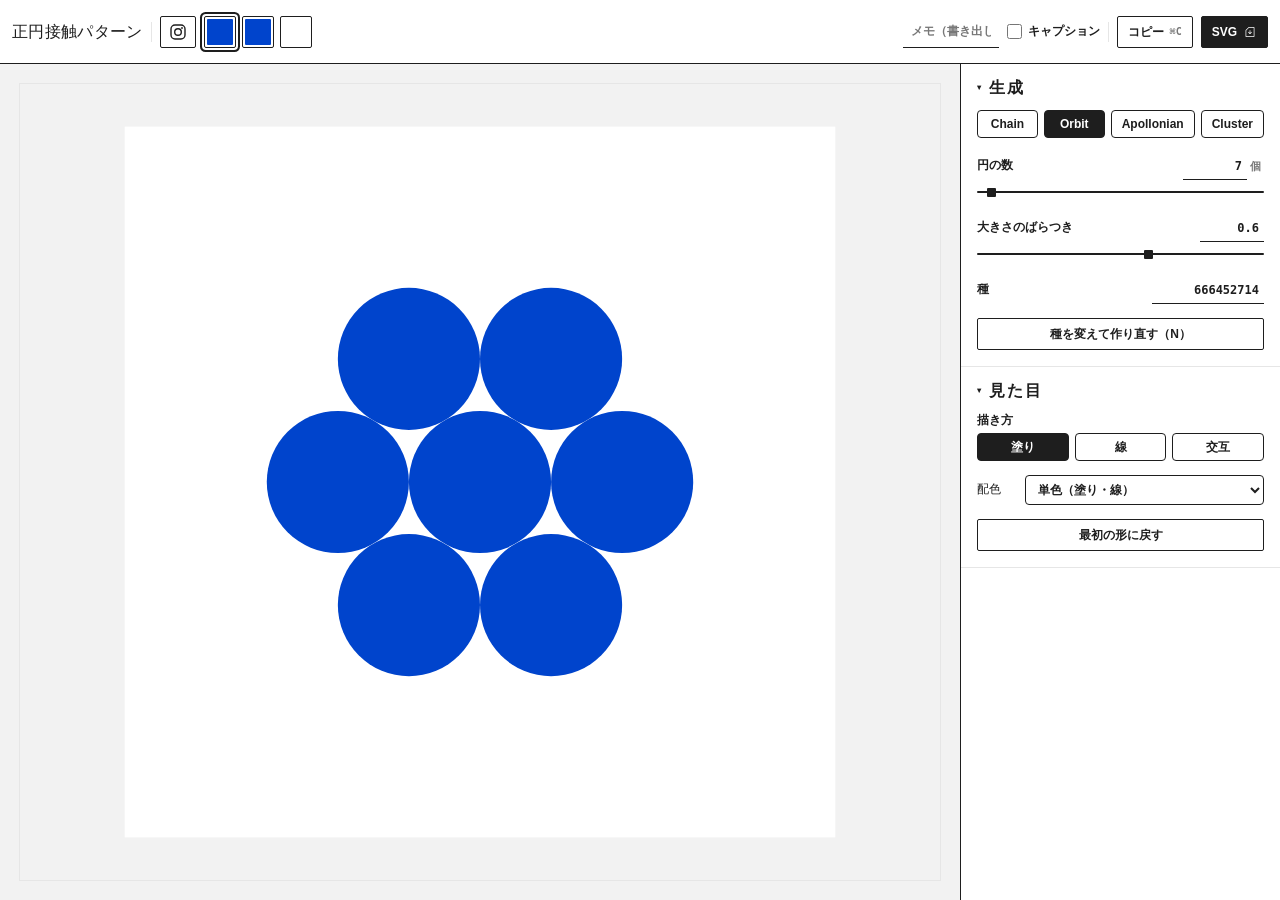
<file: circle-contact/index.html>
<!doctype html>
<html data-sm-build="65fc2f4・2026-11-05 22:19" data-sm-app="circle-contact" lang="ja">
<head>
<meta charset="utf-8">
<meta name="viewport" content="width=device-width, initial-scale=1">
<meta name="studio-spec" content="type:一枚もの;features:svg,numeric,color,seed">
<title>正円接触パターン</title>
<link rel="stylesheet" href="_ext/000_kit/studio2.css?v=0.7.8">
<style>
/* 独自CSSは最小限（006_ツールの規格 §6）。版面をステージの高さいっぱいに収める（136 と同じ）と、⌘Y アウトライン表示だけ。 */
#bar [hidden]{ display:none!important; }
#board{ width:100%; height:100%; border:0; overflow:visible; }
#drawing{ display:block; width:100%; height:100%; }
#drawing.outline circle{ fill:none!important; stroke:#000!important; stroke-width:1px!important; vector-effect:non-scaling-stroke; }
</style>
<link rel="manifest" href="manifest.webmanifest">
<link rel="apple-touch-icon" href="icon-180.png">
<link rel="icon" href="icon-192.png">
<link rel="stylesheet" href="_ext/000_kit/studio-mobile.css?v=84a22e17">
</head>
<body>

<header id="bar"></header>

<div id="main">
  <div id="stage">
    <div id="board">
      <svg id="drawing" viewBox="0 0 600 600" xmlns="http://www.w3.org/2000/svg" role="img" aria-label="正円接触パターン"></svg>
    </div>
  </div>
  <aside id="panel" class="studio-panel"></aside>
</div>

<script src="_ext/000_kit/studio-kit.js?v=0.8.0"></script>
<script>
(function () {
  /* ==========================================================================
     正円接触パターン — 複数の正円を、円周上で他の円と1点だけ接するように配置する。
     006_ツールの規格 §0「標準の画面」に準拠（上部バー＝Studio.stageBar・キー＝Studio.keys）。
     ========================================================================== */
  var SVGNS = 'http://www.w3.org/2000/svg';
  var drawing = document.getElementById('drawing');
  var EPS = 0.5;

  /* --- 出自（§1） -------------------------------------------------------- */
  var TOOL = 'tangent-circles';
  var PJ = '102_正円接触パターン';
  var LAW = '複数の正円を、必ず円周上で他の円と1点だけ接するように配置する';
  var TOOL_VERSION = '0.2.0', PARAMS_VERSION = 1;
  var toast = Studio.toast;

  /* --- 色（§0・§5 COLOR-00: 上部バーの色見本。初期色は規定パレットの紺） ------------- */
  var DEFAULT_COLORS = (Studio.PALETTES && Studio.PALETTES[0] && Studio.PALETTES[0].colors) || ['#0044CC', '#FFFFFF', '#14120F'];
  var colorState = { fill: DEFAULT_COLORS[0] || '#0044CC', stroke: DEFAULT_COLORS[0] || '#0044CC', bg: '#FFFFFF' };

  /* 複数色の配色（持ち主が採用済みの6種。README「配色もいい」）。「単色」は上部バーの塗り・線を使う */
  var palettes = {
    Sunset:   ['#F4C0D1', '#F0997B', '#EF9F27', '#D85A30', '#993556', '#534AB7'],
    Ocean:    ['#B5D4F4', '#85B7EB', '#378ADD', '#185FA5', '#5DCAA5', '#0F6E56'],
    Mono:     ['#2C2C2A', '#444441', '#5F5E5A', '#888780', '#B4B2A9', '#D3D1C7'],
    Forest:   ['#C0DD97', '#97C459', '#639922', '#3B6D11', '#1D9E75', '#85B7EB'],
    Berry:    ['#CECBF6', '#AFA9EC', '#7F77DD', '#534AB7', '#D4537E', '#F0997B'],
    Harajuku: ['#F7C1C1', '#FAC775', '#97C459', '#378ADD', '#7F77DD', '#D4537E']
  };
  var MODES = ['chain', 'orbit', 'apollonian', 'cluster'];
  var STYLES = ['fill', 'line', 'alt'];

  /* --- 版面（§0・§13 VID-01）。世界の短辺 = 600、座標は左上が原点 ------------------ */
  var WORLD_SIDE = 600;
  var W = 600, H = 600, CX = 300, CY = 300;
  var frameBox = { x: 0, y: 0, w: W, h: H, pxW: 1080, pxH: 1080, key: '1:1' };
  function setFrame(pxW, pxH, key) {
    var a = pxW / pxH;
    W = WORLD_SIDE; H = WORLD_SIDE;
    if (a < 1) H = WORLD_SIDE / a; else if (a > 1) W = WORLD_SIDE * a;
    CX = W / 2; CY = H / 2;
    frameBox = { x: 0, y: 0, w: W, h: H, pxW: pxW, pxH: pxH, key: key };
    var m = Math.max(W, H) * 0.06;
    drawing.setAttribute('viewBox', [-m, -m, W + 2 * m, H + 2 * m].join(' '));
  }
  function svgEl(tag, attrs) {
    var e = document.createElementNS(SVGNS, tag);
    for (var k in attrs) e.setAttribute(k, attrs[k]);
    return e;
  }
  function drawFrameGuide() {
    var f = frameBox, g = svgEl('g', { 'class': 'frame-guide', 'pointer-events': 'none' }); // body.insta-off で自動非表示
    g.appendChild(svgEl('rect', { x: f.x, y: f.y, width: f.w, height: f.h, fill: 'none', stroke: '#8A8A8A',
      'stroke-width': 1, 'stroke-dasharray': '4 3', 'vector-effect': 'non-scaling-stroke' }));
    var y = f.y - Math.max(f.w, f.h) * 0.03, tick = Math.max(f.w, f.h) * 0.012;
    function line(x1, y1, x2, y2) {
      g.appendChild(svgEl('line', { x1: x1, y1: y1, x2: x2, y2: y2, stroke: '#8A8A8A', 'stroke-width': 1, 'vector-effect': 'non-scaling-stroke' }));
    }
    line(f.x, y, f.x + f.w, y); line(f.x, y - tick, f.x, y + tick); line(f.x + f.w, y - tick, f.x + f.w, y + tick);
    var t = svgEl('text', { x: f.x + f.w / 2, y: y - tick * 1.3, 'text-anchor': 'middle', 'font-size': Math.max(f.w, f.h) * 0.022,
      fill: '#6F6F6F', 'font-family': 'ui-monospace, Menlo, monospace', 'font-weight': 600 });
    t.textContent = f.key + ' · ' + f.pxW + ' × ' + f.pxH + ' px';
    g.appendChild(t);
    drawing.appendChild(g);
  }

  /* --- 種つき乱数（§5 種）。生成のたびに同じ種から作り直す ---------------------------- */
  var seed = Math.floor(Math.random() * 1e9);
  var rng = Studio.rng(seed);
  var rand = function (a, b) { return a + (b - a) * rng(); };

  /* 2円の関係。T=1点で接する A=離れている C=包含 O=2点で交わる（C・Oは不可） */
  function rel(a, b) {
    var d = Math.hypot(a.x - b.x, a.y - b.y);
    var sumR = a.r + b.r, diffR = Math.abs(a.r - b.r);
    if (Math.abs(d - sumR) <= EPS) return 'T';
    if (diffR > 0.5 && Math.abs(d - diffR) <= EPS) return 'T';
    if (d > sumR + EPS) return 'A';
    if (d < diffR - EPS) return 'C';
    return 'O';
  }
  function validate(nc, list) {
    var touches = 0;
    for (var i = 0; i < list.length; i++) {
      var r = rel(nc, list[i]);
      if (r === 'O' || r === 'C') return { ok: false, touches: 0 };
      if (r === 'T') touches++;
    }
    return { ok: true, touches: touches };
  }

  /* Chain — 直前の円に外接する円をつなぐ */
  function genChain(n, v) {
    var arr = [{ x: CX, y: CY, r: rand(20, 40) }];
    var last = arr[0], a = 0;
    while (arr.length < n && a < n * 250) {
      a++;
      var r = rand(6 + (1 - v) * 14, 18 + v * 55);
      var ang = rand(0, Math.PI * 2), d = last.r + r;
      var x = last.x + Math.cos(ang) * d, y = last.y + Math.sin(ang) * d;
      if (x - r < 8 || x + r > W - 8 || y - r < 8 || y + r > H - 8) {
        if (a % 25 === 0) last = arr[Math.floor(rng() * arr.length)];
        continue;
      }
      var nc = { x: x, y: y, r: r }, c = validate(nc, arr);
      if (c.ok && c.touches >= 1) { arr.push(nc); last = nc; }
      else if (a % 30 === 0) { last = arr[Math.floor(rng() * arr.length)]; }
    }
    return arr;
  }

  /* Orbit — 中央の円に衛星の円が接する */
  function genOrbit(n, v) {
    var arr = [{ x: CX, y: CY, r: 60 + v * 40 }];
    var anchors = [arr[0]], a = 0;
    while (arr.length < n && a < n * 350) {
      a++;
      var p = anchors[Math.floor(rng() * anchors.length)];
      var r = rand(6 + (1 - v) * 12, 14 + v * 40), d = p.r + r, ang = rand(0, Math.PI * 2);
      var x = p.x + Math.cos(ang) * d, y = p.y + Math.sin(ang) * d;
      if (x - r < 6 || x + r > W - 6 || y - r < 6 || y + r > H - 6) continue;
      var nc = { x: x, y: y, r: r }, c = validate(nc, arr);
      if (c.ok && c.touches >= 1) {
        arr.push(nc);
        if (arr.length % 5 === 0) anchors.push(nc);
      }
    }
    return arr;
  }

  /* Apollonian — 外円の内側を、接する小さな円で埋める */
  function genApo(n, v) {
    var R = Math.min(W, H) / 2 - 30;
    var outer = { x: CX, y: CY, r: R, _outer: true };
    var arr = [outer];
    // 外円の内側に、互いに接する同じ大きさの3円（外円にも内接）を置く
    var off = [0, 2 * Math.PI / 3, 4 * Math.PI / 3];
    var rIn = R / (1 + 2 / Math.sqrt(3)), dfc = R - rIn;
    var inner = off.map(function (ang) { return { x: CX + Math.cos(ang) * dfc, y: CY + Math.sin(ang) * dfc, r: rIn }; });
    arr.push.apply(arr, inner);

    var a = 0;
    while (arr.length - 1 < n && a < n * 500) {
      a++;
      var ang = rand(0, Math.PI * 2), rr = Math.sqrt(rng()) * (R - 5);
      var px = CX + Math.cos(ang) * rr, py = CY + Math.sin(ang) * rr;
      var best = Infinity, tgt = null;   // 点から最も近い円までの余白（置ける最大の半径）
      for (var i = 0; i < arr.length; i++) {
        var c = arr[i], cand;
        if (c._outer) cand = R - Math.hypot(px - CX, py - CY);
        else cand = Math.hypot(px - c.x, py - c.y) - c.r;
        if (cand < best) { best = cand; tgt = c; }
      }
      if (!tgt || best < 3) continue;
      var r = Math.max(3 + (1 - v) * 3, Math.min(6 + v * 40, best));
      var cx, cy;
      if (tgt._outer) {
        var dC = Math.hypot(px - CX, py - CY) || 1;
        cx = CX + (px - CX) / dC * (R - r); cy = CY + (py - CY) / dC * (R - r);
      } else {
        var dT = Math.hypot(px - tgt.x, py - tgt.y) || 1;
        cx = tgt.x + (px - tgt.x) / dT * (tgt.r + r); cy = tgt.y + (py - tgt.y) / dT * (tgt.r + r);
      }
      var nc = { x: cx, y: cy, r: r }, good = true, tan = 0;
      for (var j = 0; j < arr.length; j++) {
        var q = arr[j];
        if (q._outer) {
          var d = Math.hypot(nc.x - CX, nc.y - CY);
          if (d + nc.r > R + EPS) { good = false; break; }
          if (Math.abs((d + nc.r) - R) <= EPS) tan++;
        } else {
          var r2 = rel(nc, q);
          if (r2 === 'O' || r2 === 'C') { good = false; break; }
          if (r2 === 'T') tan++;
        }
      }
      if (good && tan >= 1) arr.push(nc);
    }
    return arr;
  }

  /* Cluster — 円をぎっしり寄せ集める */
  function genCluster(n, v) {
    var arr = [{ x: CX + rand(-40, 40), y: CY + rand(-40, 40), r: 30 + v * 30 }];
    var a = 0;
    while (arr.length < n && a < n * 500) {
      a++;
      var p = arr[Math.floor(rng() * arr.length)];
      var r = rand(5 + (1 - v) * 12, 12 + v * 55), d = p.r + r, ang = rand(0, Math.PI * 2);
      var x = p.x + Math.cos(ang) * d, y = p.y + Math.sin(ang) * d;
      if (x - r < 8 || x + r > W - 8 || y - r < 8 || y + r > H - 8) continue;
      var nc = { x: x, y: y, r: r }, c = validate(nc, arr);
      if (c.ok && c.touches >= 1) arr.push(nc);
    }
    return arr;
  }

  /* 最初の形（INIT-01）: 同じ大きさの円6個が中央の円に接し、隣どうしも接する。版面の短辺の60% */
  function genInitial() {
    var r = Math.min(W, H) * 0.1, arr = [{ x: CX, y: CY, r: r }];
    for (var k = 0; k < 6; k++) {
      var ang = k * Math.PI / 3;
      arr.push({ x: CX + Math.cos(ang) * 2 * r, y: CY + Math.sin(ang) * 2 * r, r: r });
    }
    return arr;
  }

  /* --- 状態 ------------------------------------------------------------- */
  var initShape = true;   // true の間は最初の形。円の数・種などを動かすと生成に切り替わる
  var circleCache = { key: '', list: [] };
  function currentCircles() {
    var key = [initShape, values.mode, values.n, values.v, seed, W, H].join('|');
    if (circleCache.key === key) return circleCache.list;
    var list;
    if (initShape) list = genInitial();
    else {
      rng = Studio.rng(seed);
      var n = values.n, v = values.v;
      list = values.mode === 'chain' ? genChain(n, v) : values.mode === 'orbit' ? genOrbit(n, v)
        : values.mode === 'apollonian' ? genApo(n, v) : genCluster(n, v);
    }
    circleCache = { key: key, list: list };
    return list;
  }

  /* --- 描画（各円は個別の <circle> のまま＝Illustrator で個別オブジェクトとして開ける） ---- */
  function buildArt() {
    var g = svgEl('g', { id: 'art' });
    var pal = values.pal !== 'single' ? palettes[values.pal] : null;
    var sorted = currentCircles().slice().sort(function (a, b) { return b.r - a.r; });   // 大きい円を後ろへ
    sorted.forEach(function (c, i) {
      var el = svgEl('circle', { cx: c.x.toFixed(2), cy: c.y.toFixed(2), r: c.r.toFixed(2) });
      var outline = values.style === 'line' || (values.style === 'alt' && i % 2 === 0);
      if (c._outer) {
        el.setAttribute('fill', 'none'); el.setAttribute('stroke', colorState.stroke); el.setAttribute('stroke-width', 1.5);
      } else if (outline) {
        el.setAttribute('fill', 'none'); el.setAttribute('stroke', pal ? pal[i % pal.length] : colorState.stroke);
        el.setAttribute('stroke-width', 1.5);
      } else {
        el.setAttribute('fill', pal ? pal[i % pal.length] : colorState.fill);
      }
      g.appendChild(el);
    });
    return g;
  }
  function render() {
    drawing.innerHTML = '';
    if (colorState.bg && colorState.bg !== 'none') {
      drawing.appendChild(svgEl('rect', { x: 0, y: 0, width: W, height: H, fill: colorState.bg, 'pointer-events': 'none' }));
    }
    drawFrameGuide();
    drawing.appendChild(buildArt());
  }

  /* --- 取り消し（§7 ⌘Z/⇧⌘Z）。パネル値＋種＋色＋最初の形かどうか ---------------------- */
  var hist = Studio.history(100);
  function snapshot() {
    return { v: { mode: values.mode, n: values.n, v: values.v, pal: values.pal, style: values.style },
      seed: seed, init: initShape, memo: memoText(),
      color: { fill: colorState.fill, stroke: colorState.stroke, bg: colorState.bg } };
  }
  function pushHist() { clearTimeout(pushHist._t); pushHist._t = setTimeout(function () { hist.push(snapshot()); }, 300); }
  function pushHistNow() { clearTimeout(pushHist._t); hist.push(snapshot()); }
  function applyState(s) {
    if (!s) return;
    for (var k in s.v) values.set(k, s.v[k]);
    seed = s.seed; values.set('seed', seed); initShape = !!s.init;
    if (s.color) {
      colorState.fill = s.color.fill; colorState.stroke = s.color.stroke; colorState.bg = s.color.bg;
      ['fill', 'stroke', 'bg'].forEach(function (k) { sb.colors.set(k, colorState[k]); });
    }
    if (s.memo !== undefined && bar) bar.setMemo(s.memo);
    render();
  }

  var values = Studio.panel('#panel', [
    { type: 'group', label: '生成' },
    { type: 'toggle', key: 'mode', value: 'orbit', options: [
      { value: 'chain', label: 'Chain' }, { value: 'orbit', label: 'Orbit' },
      { value: 'apollonian', label: 'Apollonian' }, { value: 'cluster', label: 'Cluster' }] },
    { type: 'range', integer: true, key: 'n', label: '円の数', unit: '個', min: 3, max: 120, step: 1, value: 7 },
    { type: 'range', key: 'v', label: '大きさのばらつき', unit: '', min: 0, max: 1, step: 0.05, decimals: 2, value: 0.6 },
    { type: 'number', key: 'seed', label: '種', unit: '', min: 0, max: 4294967295, step: 1, integer: true, value: seed, stops: [], wide: true },
    { type: 'button', label: '種を変えて作り直す（N）', onClick: function () { reseed(); } },
    { type: 'group', label: '見た目' },
    { type: 'toggle', key: 'style', label: '描き方', value: 'fill', options: [
      { value: 'fill', label: '塗り' }, { value: 'line', label: '線' }, { value: 'alt', label: '交互' }] },
    { type: 'select', key: 'pal', label: '配色', value: 'single', options: [{ value: 'single', label: '単色（塗り・線）' }]
      .concat(Object.keys(palettes).map(function (k) { return { value: k, label: k }; })) },
    { type: 'button', label: '最初の形に戻す', onClick: function () {
      initShape = true; values.set('mode', 'orbit'); values.set('n', 7); pushHistNow(); render(); toast('最初の形に戻しました'); } }
  ], function (v, key) {
    if (key === null) return;
    if (key === 'seed') seed = v.seed;
    if (key !== 'pal' && key !== 'style') initShape = false;   // 円の配置が変わる操作で最初の形から生成へ
    render(); pushHist();
  });
  function reseed() {
    seed = Math.floor(Math.random() * 1e9); initShape = false;
    values.set('seed', seed); render(); pushHistNow();
  }

  hist.push(snapshot());

  /* --- 書き出し（§1〜§4・§8） ---------------------------------------------- */
  function memoText() { return bar ? bar.memoText() : ''; }
  function fileBase() { return Studio.fname(TOOL, values.mode + '-n' + values.n + '-s' + seed); }
  function exportMeta() {
    var m = {
      tool: TOOL, pj: PJ, law: LAW, seed: seed, memo: memoText(),
      toolVersion: TOOL_VERSION, paramsVersion: PARAMS_VERSION,
      params: { mode: values.mode, n: values.n, v: values.v, pal: values.pal, style: values.style, init: initShape,
                fill: colorState.fill, stroke: colorState.stroke, bg: colorState.bg, seed: seed }
    };
    if (bar && bar.captionOn()) {
      m.caption = ['生成 ' + values.mode + ' · 円の数 ' + values.n + '個 · 大きさのばらつき ' + values.v.toFixed(2)
        + ' · 配色 ' + (values.pal === 'single' ? '単色' : values.pal) + ' · 種 ' + seed];
    }
    return m;
  }
  function buildExportSVG(includeBg) {
    var svg = svgEl('svg', { xmlns: SVGNS, viewBox: '0 0 ' + W + ' ' + H, width: W, height: H });
    var art = svgEl('g', { id: 'art' });
    if (includeBg && colorState.bg && colorState.bg !== 'none') {
      art.appendChild(svgEl('rect', { x: 0, y: 0, width: W, height: H, fill: colorState.bg }));
    }
    art.appendChild(buildArt());
    svg.appendChild(art);
    return svg;
  }
  function doSvg() {
    var name = fileBase();
    Studio.exportSVG(buildExportSVG(true), { name: name, standard: true, meta: exportMeta() });
    toast(name + '.svg');
  }
  function doCopy() {
    var text = Studio.serializeSVG(buildExportSVG(false), { standard: true, meta: exportMeta() });   // §8 COPY-01: 地色を含めない
    Studio.copySVG(text).then(function (result) { toast(Studio.copyResultMessage(result)); })
      .catch(function () { toast('コピーできませんでした。「SVG」でファイルとして渡してください', { kind: 'error', sticky: true }); });
  }
  var ICON_DOWNLOAD = '<svg viewBox="0 0 24 24" xmlns="http://www.w3.org/2000/svg"><path fill-rule="evenodd" clip-rule="evenodd" d="M9.50095 3.64935C9.66036 3.48994 9.87656 3.40039 10.102 3.40039H18.7484C19.2179 3.40039 19.5984 3.78095 19.5984 4.25039V19.7504C19.5984 20.2198 19.2179 20.6004 18.7484 20.6004H5.24844C4.77899 20.6004 4.39844 20.2198 4.39844 19.7504V9.10394C4.39844 8.87851 4.48799 8.66231 4.6474 8.5029L9.50095 3.64935ZM10.247 4.60039L5.59844 9.24892V19.4004H18.3984V4.60039H10.247ZM5.4962 9.35116L5.49592 9.35143L5.24844 9.10394L5.49592 9.35143C5.49602 9.35134 5.49611 9.35125 5.4962 9.35116ZM10.3492 4.49816C10.3493 4.49807 10.3494 4.49797 10.3495 4.49788L10.102 4.25039L10.3495 4.49788L10.3492 4.49816ZM11.3983 13.5522L9.60457 11.7584L8.75604 12.607L11.3967 15.2477C11.7287 15.5796 12.2669 15.5796 12.5988 15.2477L15.2391 12.6074L14.3906 11.7588L12.5983 13.5511L12.5979 9.00009L11.3979 9.00019L11.3983 13.5522Z" fill="currentColor"/></svg>';
  var bar = Studio.appBar('#bar', {
    name: '正円接触パターン',
    theme: false,
    onCopy: doCopy, onSvg: doSvg,
    copyLabel: 'コピー',
    svgLabel: 'SVG', svgTitle: 'SVGを書き出し', svgAriaLabel: 'SVGを書き出し', svgIcon: ICON_DOWNLOAD
  });

  /* 動かない図なので motion:false（再生・A/B・秒数なし。「映像」の代わりに「PNG」）。 */
  var sb = Studio.stageBar('#bar', {
    motion: false,
    onSize: function (w, h, key) { setFrame(w, h, key); render(); },
    colors: [
      { key: 'fill', label: '塗り', value: colorState.fill },
      { key: 'stroke', label: '線', value: colorState.stroke },
      { key: 'bg', label: '背景', value: colorState.bg }
    ],
    palettes: true,
    onColorChange: function (key, c) { colorState[key] = c; render(); pushHist(); },
    getParams: motionParams,
    integerKeys: ['n'],
    apply: applyMotionParams,
    frame: frameForExport,
    meta: exportMeta
  });
  render();

  function motionParams() {
    return { mode: values.mode, n: values.n, v: values.v, pal: values.pal, style: values.style, seed: seed,
      fill: colorState.fill, stroke: colorState.stroke, bg: colorState.bg };
  }
  function applyParamsToState(p) {
    ['mode', 'n', 'v', 'pal', 'style'].forEach(function (k) { if (p[k] !== undefined) values.set(k, p[k]); });
    if (p.seed !== undefined) { seed = p.seed; values.set('seed', seed); }
    ['fill', 'stroke', 'bg'].forEach(function (k) { if (p[k] !== undefined) colorState[k] = p[k]; });
  }
  function applyMotionParams(p) { applyParamsToState(p); render(); }
  function frameForExport(ctx) {
    if (!ctx.params) return Studio.serializeSVG(buildExportSVG(true), { standard: true });
    var before = snapshot(), wasInit = initShape;
    applyParamsToState(ctx.params); initShape = false;
    var text = Studio.serializeSVG(buildExportSVG(true), { standard: true });
    applyState(before); initShape = wasInit;
    return text;
  }

  /* --- 書き出したSVGを戻すと、その設定で開き直す（§1） ---------------------------- */
  var HEX = /^(none|#[0-9a-f]{6})$/i;
  var restoreContract = {
    tool: TOOL, toolVersion: TOOL_VERSION, paramsVersion: PARAMS_VERSION,
    legacy: { toolVersion: '0.2.0', paramsVersion: 1 },
    validate: function (p) {
      if (MODES.indexOf(p.mode) < 0) return '生成の値が不正です';
      if (!Number.isInteger(p.n) || p.n < 3 || p.n > 120) return '円の数が範囲外です';
      if (typeof p.v !== 'number' || !(p.v >= 0 && p.v <= 1)) return '大きさのばらつきが範囲外です';
      if (p.pal !== 'single' && !palettes[p.pal]) return '配色の値が不正です';
      if (STYLES.indexOf(p.style) < 0) return '描き方の値が不正です';
      if (!Number.isInteger(p.seed) || p.seed < 0 || p.seed > 4294967295) return '種が範囲外です';
      if (typeof p.init !== 'boolean') return '最初の形の値が不正です';
      for (var c of ['fill', 'stroke', 'bg']) if (typeof p[c] !== 'string' || !HEX.test(p[c])) return c + 'の色が不正です';
      return true;
    }
  };
  function restoreSettings(env) {
    var next = Studio.prepareRestore(env, restoreContract);
    var before = snapshot();
    clearTimeout(pushHist._t); hist.push(before);
    try {
      var p = next.params;
      applyParamsToState(p); initShape = p.init;
      ['fill', 'stroke', 'bg'].forEach(function (k) { sb.colors.set(k, colorState[k]); });
      bar.setMemo(next.memo || ''); render();
    } catch (error) { applyState(before); throw error; }
    hist.push(snapshot());
  }
  Studio.onDropSVG(document.body, function (env, file, result) {
    if (env && env.tool === TOOL) {
      try { restoreSettings(env); toast('設定を戻しました（' + (env.date || '日時不明') + '）'); }
      catch (error) { toast(error.message, { kind: 'error', sticky: true }); }
      return;
    }
    if (result && result.status && result.status !== 'missing' && result.status !== 'ok' && result.status !== 'unsupported' && result.status !== 'invalid') {
      toast(result.message, { kind: 'error', sticky: true }); return;
    }
    toast('このツールが書き出したSVGだけ設定を戻せます', { kind: 'error', sticky: true });
  });

  /* --- ショートカット（§7・KEY-00: Studio.keys に集約）。動きも貼り付ける入力も無いので Space・⌘V は持たない -- */
  Studio.keys({
    history: hist, apply: applyState,
    copy: doCopy,
    outline: function () { drawing.classList.toggle('outline'); },
    reseed: reseed,
    toggleColorTarget: function () {
      sb.colors.setTarget(sb.colors.getTarget() === 'fill' ? 'stroke' : 'fill');
    },
    swapFillStroke: function () {
      var f = colorState.fill; colorState.fill = colorState.stroke; colorState.stroke = f;
      sb.colors.set('fill', colorState.fill); sb.colors.set('stroke', colorState.stroke);
      render(); pushHistNow();
    },
    escSteps: [sb.closeDialog]
  });
})();
</script>
<script src="_ext/000_kit/studio-vault.js?v=e272fbb8"></script>
<script src="_ext/000_kit/studio-mobile.js?v=c255229c"></script>
<script>
/* studio-apps: オフライン用の登録。https か localhost の時だけ動く */
(function(){
  if(!('serviceWorker' in navigator)) return;
  if(!(location.protocol === 'https:' || location.hostname === 'localhost' || location.hostname === '127.0.0.1')) return;
  navigator.serviceWorker.register('sw.js').then(function(){ return navigator.serviceWorker.ready; })
    .then(function(){
      console.info('studio-apps: オフライン準備完了');
      if(navigator.storage && navigator.storage.persist){
        navigator.storage.persist().then(function(ok){ console.info('studio-apps: 永続化 ' + (ok ? '許可' : '未許可')); });
      }
    })
    .catch(function(err){ console.info('studio-apps: オフライン準備に失敗', err); });
})();
</script>
</body>
</html>
</file>
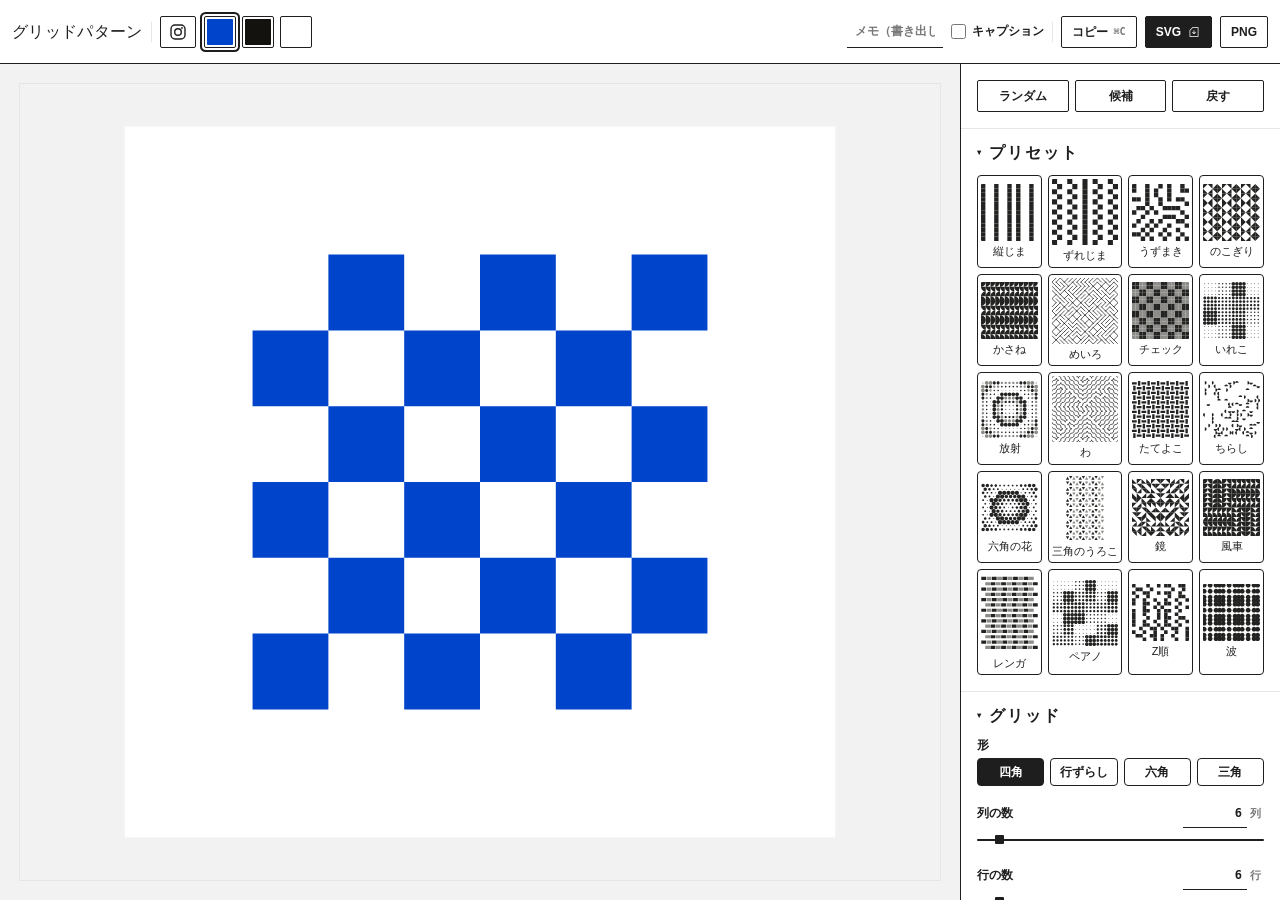
<file: grid-pattern/index.html>
<!DOCTYPE html>
<html data-sm-build="3003aaa・2026-11-05 22:19" data-sm-app="grid-pattern" lang="ja">
<head>
<meta charset="utf-8">
<meta name="viewport" content="width=device-width, initial-scale=1">
<meta name="studio-spec" content="type:一枚もの;features:svg,numeric,color">
<title>グリッドパターン</title>
<link rel="stylesheet" href="_ext/000_kit/studio2.css?v=0.7.8">
<style>
/* 独自CSSは最小限（006 §6）。版面の大きさと、プリセット・図形・ルールの行だけ。 */
#bar [hidden]{display:none!important}   /* kit が hidden で隠すボタン（常時PNG）を .btn の display に負けさせない */
#board{width:100%;height:100%;border:0;overflow:visible}
#drawing{display:block;width:100%;height:100%}
#drawing.outline g[id^="color"] *{fill:none!important;stroke:#000!important;stroke-width:1px!important;vector-effect:non-scaling-stroke}

.pre-grid{display:grid;grid-template-columns:repeat(4,1fr);gap:6px}
.pre{display:block;padding:3px;cursor:pointer;font:inherit;color:inherit;background:var(--surface);
  border:var(--bd) solid var(--outline);border-radius:var(--r-s)}
.pre:hover{background:var(--hovered)}
.pre[aria-pressed="true"]{border-color:var(--primary);box-shadow:inset 0 0 0 1px var(--primary)}
.pre svg{display:block;width:100%;background:#fff;border-radius:1px}
.pre span{display:block;font:400 11px/1.5 var(--font);text-align:center;color:var(--onSurfaceVariant);margin-top:2px;white-space:nowrap}
.pre[aria-pressed="true"] span{color:var(--onSurface);font-weight:700}

/* 使う図形の一覧（1行 = 1図形）・＋図形の見本の格子・SVGを貼る欄 */
.shp-list{display:flex;flex-direction:column;gap:4px}
.shp-row{display:flex;align-items:center;gap:4px}
.shp-pick{flex:1;min-width:0;display:flex;align-items:center;gap:var(--sp-xs);height:36px;padding:0 var(--sp-xs);cursor:pointer;
  font:400 12px/1 var(--font);color:var(--onSurface);text-align:left;background:var(--surface);
  border:var(--bd) solid var(--outline);border-radius:var(--r-s)}
.shp-pick:hover{background:var(--hovered)}
.shp-pick[aria-pressed="true"]{border-color:var(--primary);box-shadow:inset 0 0 0 1px var(--primary);font-weight:700}
.shp-no{flex:none;width:14px;font:400 11px/1 var(--mono);color:var(--onSurfaceVariant);text-align:right}
.shp-th{flex:none;width:26px;height:26px;color:var(--primary)}
.shp-th svg{display:block;width:100%;height:100%}
.shp-nm{flex:1;min-width:0;overflow:hidden;text-overflow:ellipsis;white-space:nowrap}
.shp-row .sk-mini{flex:none;width:28px;padding:0}
.shp-row .sk-mini:disabled{opacity:.4;cursor:not-allowed}
.shp-add{margin-top:var(--sp-xs)}
.shp-add[aria-expanded="true"]{background:var(--primary);color:var(--onPrimary);border-color:var(--primary)}
.shp-menu{display:grid;grid-template-columns:repeat(4,1fr);gap:6px;margin-top:var(--sp-xs)}
.shp-menu[hidden]{display:none}
.shp-opt{display:block;padding:3px;cursor:pointer;font:inherit;color:var(--primary);background:var(--surface);
  border:var(--bd) solid var(--outline);border-radius:var(--r-s)}
.shp-opt:hover{background:var(--hovered)}
.shp-opt svg{display:block;width:100%;aspect-ratio:1}
.shp-opt span{display:block;font:400 11px/1.5 var(--font);text-align:center;color:var(--onSurfaceVariant);white-space:nowrap}
.shp-paste{display:flex;flex-direction:column;gap:var(--sp-xs);margin-top:var(--sp-xs)}
.shp-paste label{font:400 12px/1.4 var(--font);color:var(--onSurfaceVariant)}
.shp-paste textarea{width:100%;box-sizing:border-box;min-height:36px;font:400 11px/1.5 var(--font);resize:vertical}

.rul{padding:var(--sp-xs) 0;border-top:var(--bd) solid var(--outlineBright)}
.rul:first-child{border-top:0;padding-top:0}
.rul-head{display:flex;align-items:center;gap:var(--sp-xs)}
.rul-head .sk-checkrow{flex:1;margin:0}
.rul-head .sk-checkrow span{font-weight:700}
.rul.off .rul-head .sk-checkrow span{font-weight:400;color:var(--onSurfaceVariant)}
.rul .steps{font:400 11px/1 var(--mono);color:var(--onSurfaceVariant)}
.rul-body{display:flex;flex-direction:column;gap:var(--sp-xs);margin-top:var(--sp-xs)}
.rul.off .rul-body{display:none}
.rul-line{display:flex;align-items:center;gap:6px}
.rul-line select{flex:1;min-width:0}
.rul-arg{flex:none;display:flex;align-items:center;gap:4px}
.rul-arg label{font:400 11px/1 var(--font);color:var(--onSurfaceVariant);white-space:nowrap}
.rul-arg input{width:48px;height:28px;text-align:right;padding:0 5px;border:var(--bd) solid var(--outline);
  border-radius:var(--r-s);background:var(--surface);color:var(--onSurface);
  font:400 12px/1 var(--mono);font-variant-numeric:tabular-nums}
.rul-arg input:focus{border-color:var(--primary);outline-offset:0}
.rul-thumb{flex:none;width:28px;height:28px;border:var(--bd) solid var(--outlineBright);border-radius:var(--r-xs);
  background:var(--surface);color:var(--primary)}
.rul-eye{flex:none;white-space:nowrap}
.rul-eye[aria-pressed="true"]{background:var(--primary);color:var(--onPrimary);border-color:var(--primary)}
.rul-eye:disabled{opacity:.4;cursor:not-allowed}
#panel .sk-grp .sk-seg button{white-space:nowrap;min-width:0;padding-left:4px;padding-right:4px}   /* 「行ずらし」を折り返さない */
#sizeRules{margin-top:var(--sp-xs)}
#sizeRules .rul:first-child{border-top:var(--bd) solid var(--outlineBright);padding-top:var(--sp-xs)}
.pa-row{display:flex;gap:6px}
.pa-row .sk-btn{flex:1}
.rul-line.spec{flex-wrap:wrap}
.rul-line.spec .sk-checkrow{flex:none;margin:0}
.rul-arg select{height:28px;min-width:0}
.rul-arg.fix input{width:48px}
.rul-ex{display:flex;flex-direction:column;gap:var(--sp-xs);padding:var(--sp-xs);border:var(--bd) solid var(--outlineBright);border-radius:var(--r-s)}
.rul-ex[hidden]{display:none}
.rul-line[hidden],.rul-add[hidden]{display:none}
.rul-add{align-self:flex-start}
.sk-btn[aria-pressed="true"]{background:var(--primary);color:var(--onPrimary);border-color:var(--primary)}
.hf-line{display:flex;align-items:center;gap:6px;margin-bottom:var(--sp-xs)}
.hf-line label{flex:none;width:36px;font:400 11px/1 var(--font);color:var(--onSurfaceVariant)}
.hf-line select{flex:1;min-width:0}
.pa-row .sk-btn:disabled{opacity:.4;cursor:not-allowed}
.rul-band{height:8px;margin-top:4px;border:var(--bd) solid var(--outlineBright);border-radius:var(--r-xs);overflow:hidden;background:#fff}
.rul-band svg{display:block;width:100%;height:100%}
.rul.off .rul-band{display:none}
.rul-arg.start input{width:40px}
#drawing.editing{cursor:crosshair;touch-action:none}

/* 候補のシート（版面の上に重ねる）。枠・選択の見た目はプリセットの見本（.pre）に揃える */
#stage{position:relative}
#cand{position:absolute;inset:0;z-index:5;display:flex;flex-direction:column;gap:var(--sp-s);padding:var(--sp-m);background:var(--surfaceDim);min-height:0}
#cand[hidden]{display:none}
.cand-bar,.cand-foot{flex:none;display:flex;align-items:center;flex-wrap:wrap;gap:var(--sp-xs) var(--sp-m)}
.cand-bar .sk-checkrow{margin:0}
.cand-bar .sp{flex:1}
.cand-bar .sk-btn,.cand-foot .sk-btn{width:auto;min-width:96px;padding:0 var(--sp-m)}
.cand-foot{justify-content:flex-end}
.cand-wrap{flex:1 1 0;min-height:0;display:flex;justify-content:center}
.cand-grid{height:100%;max-width:100%;aspect-ratio:2/1;display:grid;grid-template-columns:repeat(4,minmax(0,1fr));grid-template-rows:repeat(2,minmax(0,1fr));gap:var(--sp-s)}
.cand-card{user-select:none;position:relative;min-width:0;min-height:0;overflow:hidden;cursor:pointer;
  border:var(--bd) solid var(--outline);border-radius:var(--r-s)}
.cand-card:hover{border-color:var(--primary)}
.cand-card[aria-selected="true"]{border-color:var(--primary);box-shadow:inset 0 0 0 2px var(--primary)}
.cand-card>svg{position:absolute;inset:0;width:100%;height:100%;display:block;pointer-events:none}   /* クリックの対象は常に枠（見本を描き直しても、ダブルクリックが途切れない） */
.cand-card .no{position:absolute;left:7px;top:6px;font:400 10px/1 var(--mono);color:#6F6F6F;pointer-events:none}
.cand-card .keep{position:absolute;right:5px;top:5px;height:24px;padding:0 8px;font-size:11px;background:#fff;color:#000;border-color:#D1D0CD}
.cand-card .keep[aria-pressed="true"]{background:#000;color:#fff;border-color:#000}
@media (max-width:1023px){#cand{position:relative;inset:auto;height:80vh}}
</style>
<link rel="manifest" href="manifest.webmanifest">
<link rel="apple-touch-icon" href="icon-180.png">
<link rel="icon" href="icon-192.png">
<link rel="stylesheet" href="_ext/000_kit/studio-mobile.css?v=84a22e17">
</head>
<body>

<header id="bar"></header>

<div id="main">
  <div id="stage">
    <div id="board"><svg id="drawing" viewBox="0 0 1000 1000" xmlns="http://www.w3.org/2000/svg" role="img" aria-label="グリッドパターン"></svg></div>
    <div id="cand" hidden aria-label="候補">
      <div class="cand-bar">
        <label class="sk-row sk-checkrow"><input type="checkbox" id="lkGrid"><span>形を固定</span></label>
        <label class="sk-row sk-checkrow"><input type="checkbox" id="lkShapes"><span>図形を固定</span></label>
        <label class="sk-row sk-checkrow"><input type="checkbox" id="lkColor" checked><span>色を固定</span></label>
        <span class="sp"></span>
        <button type="button" class="sk-btn" id="candReroll" title="残す以外の候補を作り直す（R）">撒き直す</button>
        <button type="button" class="sk-btn" id="candClose" title="候補を閉じて版面に戻る（Esc）">閉じる</button>
      </div>
      <div class="cand-wrap"><div class="cand-grid" id="candGrid" role="listbox" aria-label="候補の一覧"></div></div>
      <div class="cand-foot"><button type="button" class="sk-btn primary" id="candApply" disabled title="選んだ候補を版面に入れる（Enter・ダブルクリック）">版面へ</button></div>
    </div>
  </div>
  <aside id="panel"></aside>
</div>

<script src="_ext/000_kit/studio-kit.js?v=0.8.0"></script>
<script src="core.js?v=3.5.0"></script>
<script src="_ext/000_kit/svg-in.js?v=0.8.0"></script>
<script>
"use strict";
/* ==========================================================================
   グリッドパターン — グリッドの各マスに、パターンと並び順を組み合わせて図形を置く。
   006 §0「標準の画面」に準拠（上部バー = Studio.appBar + stageBar／キー = Studio.keys）。
   ========================================================================== */
const $=id=>document.getElementById(id), NSU="http://www.w3.org/2000/svg";
/* 純関数（パターン・並び順・図形の形・ルール評価・状態の検査・プリセット）は core.js。貼った SVG の読み取りは 000_kit/svg-in.js */
const {f,clamp,clone,PATTERN,ORDER,RULES,UNIT,FIT_MARGIN,WORLD,SHAPE_TYPES,MAX_SHAPES,
  makeShape,shapeSVG,customFromShapes,canRound,alwaysLine,typeName,
  buildCells,colorGroups,colorCount,OFF,ON,present,normRule,ruleOf,initState,sanitize,PRESETS,presetShapes,
  GRIDS,gridKind,gridName,sizeable,sizePatternKeys,defaultSizeRule,sizeSteps,layoutGrid,
  addShapeToState,removeShapeFromState,moveShapeInState,
  SYMS,symType,symCaption,randomPick,presetGrid,presetShift,presetSym,makeCandidates,candidateState,
  STEP_OPTS,OPS,AREAS,defaultExtra,cellAt,cellsAlong,bandOf,argShow,argRead,setOverride,clearOverride,clearOverrides,overrideCount,overrideCells,valueOptions,ruleCaption}=GridCore;
const toast=Studio.toast;

/* --- 出自（§1） --- */
const TOOL="grid-pattern", PJ="136_グリッドパターン",
  LAW="グリッドの各マスに、数値パターンと並び順を組み合わせて図形を置く（表示・図形・向き・倍率・色・横のずれ・縦のずれに別々の規則。2本重ねる・範囲で絞る・マスを手で直す）",
  TOOL_VERSION="3.5.0", PARAMS_VERSION=2;

/* S を frame（{x,y,w,h}）の中央に収めて描く。座標は拡縮済みの値で書く（書き出しにtransformを残さない）。
   返り値: shapes = 書き出す図形（g#color1〜g#color4・色の数だけ）／ grid・order・marks = 画面だけの補助（グリッド線・並び順の線・手で直したマスの印）／ geom = 画面の座標とマスの対応 */
function render(S,frame,o){
  o=o||{};
  const C=S.cols;
  const fit=Studio.fitInto(layoutGrid(S,UNIT).box,frame,o.margin==null?FIT_MARGIN:o.margin);   // 全マスの外接（間隔が負のはみ出し・行ずらしも含む）を版面の中央へ
  const u=UNIT*fit.scale, ox=fit.tx, oy=fit.ty;
  const cells=buildCells(S,u,ox,oy);
  const shapes=colorGroups(S,cells);
  let grid="",order="",marks="";
  if(o.aids){
    const L=layoutGrid(S,u);
    if(S.showGrid){
      const d=L.cells.map(c=>"M"+c.poly.map(p=>f(ox+p[0])+" "+f(oy+p[1])).join("L")+"Z").join("");   // 各マスの輪郭（形ごとに正しい線）
      grid=`<path d="${d}" fill="none" stroke="#8C8B87" stroke-opacity=".45" stroke-width="${f(2*fit.scale)}" pointer-events="none"/>`;}
    const sym=symType(S);
    if(sym!=="none"){   // 対称の鏡の線（画面だけ・グリッド線と同じ灰色の破線）。左右 = 縦の中心線・上下 = 横の中心線・4回転 = 両方
      const b=L.box,cx=ox+b.x+b.w/2,cy=oy+b.y+b.h/2,ex=0.03*Math.max(b.w,b.h);
      let d="";
      if(sym!=="tb")d+=`M${f(cx)} ${f(oy+b.y-ex)}L${f(cx)} ${f(oy+b.y+b.h+ex)}`;
      if(sym!=="lr")d+=`M${f(ox+b.x-ex)} ${f(cy)}L${f(ox+b.x+b.w+ex)} ${f(cy)}`;
      grid+=`<path d="${d}" fill="none" stroke="#8C8B87" stroke-opacity=".45" stroke-width="${f(2*fit.scale)}" stroke-dasharray="${f(12*fit.scale)} ${f(8*fit.scale)}" pointer-events="none"/>`;}
    if(o.showOrder){
      const sx=o.showOrder.endsWith(":x"),id=sx?o.showOrder.slice(0,-2):o.showOrder,rule=S.rules[id],ov=sx?(rule&&rule.extra):rule;
      if(rule&&!rule.off&&ov&&!PATTERN[ov.pattern].cell){
        const pts=ORDER[ov.order].f(S.rows,C)
          .map(i=>`${f(ox+L.cells[i].cx)},${f(oy+L.cells[i].cy)}`);   // 各マスの中心を通す
        const h=pts[0].split(",");
        order=`<g id="order" pointer-events="none"><polyline points="${pts.join(" ")}" fill="none" stroke="#D00138"`+
          ` stroke-opacity=".9" stroke-width="${f(10*fit.scale)}" stroke-linejoin="round"/>`+
          `<circle cx="${h[0]}" cy="${h[1]}" r="${f(24*fit.scale)}" fill="#D00138"/></g>`;}}
    const oc=overrideCells(S);
    if(oc.length){   // 手で直したマスの小さな印（画面だけ）
      marks=`<g id="marks" pointer-events="none" fill="#D00138">`+oc.map(([r,c])=>{
        const cl=L.cells[r*C+c],x=Math.min(...cl.poly.map(p=>p[0])),y=Math.min(...cl.poly.map(p=>p[1]));
        return`<circle cx="${f(ox+x+0.14*u)}" cy="${f(oy+y+0.14*u)}" r="${f(0.07*u)}"/>`;}).join("")+`</g>`;}
  }
  return {shapes:shapes,grid:grid,order:order,marks:marks,geom:{u:u,ox:ox,oy:oy}};
}

/* ============ 状態 ============ */
let S=initState(), showOrder=null, currentPreset=-1;
let selIdx=0, menuOpen=false;   // 選択中の図形（S.shapes の番号）／＋図形の見本の格子を開いているか（画面だけの状態）
let cands=null, candOpen=false, candSel=-1, candKeys=null;   // 候補: 8枚 [{S,kind,pinned}]（閉じても残す）／開いているか／選択中の番号／開いている間だけ有効なキー（画面だけの状態）
const candLocks={grid:false,shapes:false,color:true};   // 候補の固定: 形・図形・色（既定は色だけ）
let editMode=false, hfItem="visible", hfVal=1, lastGeom=null;   // 手で直す: ON か／直す項目／入れる値（画面だけの状態）／最後に描いた画面の座標

/* ============ 取り消し（§7 ⌘Z / ⇧⌘Z）。変更のあとの状態を積む ============ */
const hist=Studio.history(100);
let histTimer=null;
function commitNow(){clearTimeout(histTimer);histTimer=null;hist.push(clone(S));}
function commit(){clearTimeout(histTimer);histTimer=setTimeout(commitNow,300);}   // スライダー・数値入力の連続変更用
function applyState(s){if(!s)return;S=clone(s);currentPreset=-1;syncAll();draw();}
function undo(){if(histTimer!==null)commitNow();applyState(hist.undo());}
function redo(){if(histTimer!==null)commitNow();applyState(hist.redo());}

/* ============ 版面（§0・§13 VID-01） ============ */
let frameBox={x:0,y:0,w:WORLD,h:WORLD,pxW:1080,pxH:1080,key:"1:1"};
function setFrame(pxW,pxH,key){
  const a=pxW/pxH;let fw=WORLD,fh=WORLD;
  if(a<1)fh=fw/a;else if(a>1)fw=fh*a;
  frameBox={x:0,y:0,w:fw,h:fh,pxW:pxW,pxH:pxH,key:key};
}
function guideSVG(){
  const fr=frameBox,big=Math.max(fr.w,fr.h),y=fr.y-big*0.03,tick=big*0.012;
  const ln=(x1,y1,x2,y2)=>`<line x1="${f(x1)}" y1="${f(y1)}" x2="${f(x2)}" y2="${f(y2)}" stroke="#8A8A8A" stroke-width="1" vector-effect="non-scaling-stroke"/>`;
  return `<g class="frame-guide" pointer-events="none">`+
    `<rect x="${fr.x}" y="${fr.y}" width="${f(fr.w)}" height="${f(fr.h)}" fill="none" stroke="#8A8A8A" stroke-width="1" stroke-dasharray="4 3" vector-effect="non-scaling-stroke"/>`+
    ln(fr.x,y,fr.x+fr.w,y)+ln(fr.x,y-tick,fr.x,y+tick)+ln(fr.x+fr.w,y-tick,fr.x+fr.w,y+tick)+
    `<text x="${f(fr.x+fr.w/2)}" y="${f(y-tick*1.3)}" text-anchor="middle" font-size="${f(big*0.022)}" fill="#6F6F6F" `+
    `font-family="ui-monospace, Menlo, monospace" font-weight="600">${fr.key} · ${fr.pxW} × ${fr.pxH} px</text></g>`;
}
const bgRect=()=>S.bg&&S.bg!=="none"?`<rect x="${frameBox.x}" y="${frameBox.y}" width="${f(frameBox.w)}" height="${f(frameBox.h)}" fill="${S.bg}" pointer-events="none"/>`:"";

/* ============ 描画 ============ */
function draw(){
  const fr=frameBox,m=Math.max(fr.w,fr.h)*0.06;
  const svg=$("drawing");
  svg.setAttribute("viewBox",[fr.x-m,fr.y-m,fr.w+2*m,fr.h+2*m].join(" "));
  const r=render(S,fr,{aids:true,showOrder:showOrder});
  lastGeom=r.geom;
  svg.innerHTML=bgRect()+guideSVG()+r.grid+r.shapes+r.order+r.marks;
  syncBands();
  saveHash();
  if(candOpen)paintCand();   // 候補のシートを開いているあいだは、色・固定の変更に合わせて見本を描き直す
}

/* ============ 書き出し（§1〜§4・§8） ============ */
function buildExportSVG(includeBg){
  const svg=document.createElementNS(NSU,"svg");
  svg.setAttribute("xmlns",NSU);
  svg.setAttribute("viewBox",[frameBox.x,frameBox.y,f(frameBox.w),f(frameBox.h)].join(" "));
  svg.setAttribute("width",f(frameBox.w));svg.setAttribute("height",f(frameBox.h));
  svg.innerHTML=(includeBg?bgRect():"")+render(S,frameBox,{}).shapes;
  return svg;
}
function exportMeta(){
  const m={tool:TOOL,pj:PJ,law:LAW,seed:null,memo:bar.memoText(),   // 乱数は「ランダム」ボタンの結果（規則の引数）を params に保存する。実行時の種は持たない
    toolVersion:TOOL_VERSION,paramsVersion:PARAMS_VERSION,params:clone(S)};
  if(bar.captionOn()){
    const items=["グリッド "+S.cols+"列 × "+S.rows+"行","形 "+gridName(gridKind(S)),"間隔 "+S.gap+"%","図形 "+S.shapes.map(typeName).join("・")];
    if(sizeable(gridKind(S))){
      if(!S.colSize.off)items.push("列の幅 ← "+PATTERN[S.colSize.pattern].n);
      if(!S.rowSize.off)items.push("行の高さ ← "+PATTERN[S.rowSize.pattern].n);}
    items.push(...ruleCaption(S));   // ON のルールごとに「向き ← くり返し／行 ＋足す くり返し／列・円の内側・手で3マス」
    if(symCaption(S))items.push(symCaption(S));   // 「対称 左右」等
    for(let k=1;k<=colorCount(S);k++)items.push(k+"色目 "+S["ink"+k]);
    items.push("背景 "+S.bg);
    m.caption=[items.join(" · ")];
  }
  return m;
}
function fileBase(){return Studio.fname(TOOL,S.cols+"x"+S.rows);}
function doSvg(){
  const name=fileBase();
  Studio.exportSVG(buildExportSVG(true),{name:name,standard:true,meta:exportMeta()});
  toast(name+".svg");
}
function doCopy(){
  const text=Studio.serializeSVG(buildExportSVG(false),{standard:true,meta:exportMeta()});   // §8 COPY-01: 地色を含めない
  Studio.copySVG(text).then(r=>toast(Studio.copyResultMessage(r)))
    .catch(()=>toast("コピーできませんでした。「SVG」でファイルとして渡してください",{kind:"error",sticky:true}));
}
function doPng(){
  const name=fileBase();
  Studio.exportPNG(buildExportSVG(true),{name:name,scale:Math.min(4,2400/Math.max(frameBox.w,frameBox.h))});   // 最大2400px
  toast(name+".png");
}
const ICON_DOWNLOAD='<svg viewBox="0 0 24 24" xmlns="http://www.w3.org/2000/svg"><path fill-rule="evenodd" clip-rule="evenodd" d="M9.50095 3.64935C9.66036 3.48994 9.87656 3.40039 10.102 3.40039H18.7484C19.2179 3.40039 19.5984 3.78095 19.5984 4.25039V19.7504C19.5984 20.2198 19.2179 20.6004 18.7484 20.6004H5.24844C4.77899 20.6004 4.39844 20.2198 4.39844 19.7504V9.10394C4.39844 8.87851 4.48799 8.66231 4.6474 8.5029L9.50095 3.64935ZM10.247 4.60039L5.59844 9.24892V19.4004H18.3984V4.60039H10.247ZM5.4962 9.35116L5.49592 9.35143L5.24844 9.10394L5.49592 9.35143C5.49602 9.35134 5.49611 9.35125 5.4962 9.35116ZM10.3492 4.49816C10.3493 4.49807 10.3494 4.49797 10.3495 4.49788L10.102 4.25039L10.3495 4.49788L10.3492 4.49816ZM11.3983 13.5522L9.60457 11.7584L8.75604 12.607L11.3967 15.2477C11.7287 15.5796 12.2669 15.5796 12.5988 15.2477L15.2391 12.6074L14.3906 11.7588L12.5983 13.5511L12.5979 9.00009L11.3979 9.00019L11.3983 13.5522Z" fill="currentColor"/></svg>';

const bar=Studio.appBar("#bar",{
  name:"グリッドパターン",theme:false,
  onCopy:doCopy,onSvg:doSvg,onPng:doPng,
  copyLabel:"コピー",
  svgLabel:"SVG",svgTitle:"SVGを書き出し",svgAriaLabel:"SVGを書き出し",svgIcon:ICON_DOWNLOAD
});
/* 動かない図なので motion:false（再生・A/B・秒数なし。インスタONの時だけ「PNG」）。色は 1色目・2色目・背景 */
const sb=Studio.stageBar("#bar",{
  motion:false,
  onSize:(w,h,key)=>{setFrame(w,h,key);draw();},
  colors:[{key:"ink1",label:"1色目",value:S.ink1},{key:"ink2",label:"2色目",value:S.ink2},{key:"ink3",label:"3色目",value:S.ink3},{key:"ink4",label:"4色目",value:S.ink4},{key:"bg",label:"背景",value:S.bg}],
  palettes:true,
  onColorChange:(key,v)=>{S[key]=v;draw();commitNow();},
  frame:()=>Studio.serializeSVG(buildExportSVG(true),{standard:true}),
  meta:exportMeta
});

/* ============ パネル ============ */
const panelEl=$("panel");
function makeGroup(label){
  const g=document.createElement("div");g.className="sk-grp";g.dataset.grp=label||"";
  if(label){const t=document.createElement("button");t.type="button";t.className="sk-grp-ttl";
    t.setAttribute("aria-expanded","true");t.textContent=label;
    t.addEventListener("click",()=>{const c=g.classList.toggle("closed");t.setAttribute("aria-expanded",String(!c));});
    g.appendChild(t);}
  panelEl.appendChild(g);return g;
}
/* 図形の小さな見本（今の設定で描く。線の図形は線の太さも反映） */
function thumbSVG(sh){
  return`<svg viewBox="-2 -2 24 24" xmlns="${NSU}" aria-hidden="true"><g fill="currentColor" stroke="currentColor" stroke-width="0">${shapeSVG(sh,20)}</g></svg>`;
}
function orderThumb(key){
  const n=6,pts=ORDER[key].f(n,n).map(i=>`${5+(i%n)*6},${5+((i/n)|0)*6}`);
  const h=pts[0].split(",");
  return`<svg viewBox="0 0 40 40" xmlns="${NSU}"><polyline points="${pts.join(" ")}" fill="none"`+
    ` stroke="currentColor" stroke-width="1.5" stroke-linejoin="round" stroke-linecap="round"/>`+
    `<circle cx="${h[0]}" cy="${h[1]}" r="2.4" fill="currentColor"/></svg>`;
}

/* 先頭: ランダムと戻す（読み込める入力が無いので、戻すはランダムと同じ行） */
(function(){
  const g=makeGroup("");
  const row=document.createElement("div");row.className="pa-row";
  const rnd=document.createElement("button");rnd.type="button";rnd.className="sk-btn";rnd.textContent="ランダム";
  rnd.title="図形・ルール・グリッドをまとめてランダムに変える（R）";rnd.onclick=shuffleAll;
  const cd=document.createElement("button");cd.type="button";cd.className="sk-btn";cd.id="candBtn";cd.textContent="候補";
  cd.setAttribute("aria-pressed","false");cd.title="ランダムを8つ並べて見比べ、気に入ったものを版面へ入れる（C）";cd.onclick=()=>candOpen?closeCand():openCand();
  const rst=document.createElement("button");rst.type="button";rst.className="sk-btn";rst.textContent="戻す";
  rst.title="最初の形に戻す";rst.onclick=resetAll;
  row.append(rnd,cd,rst);g.appendChild(row);
})();

/* プリセット（実物サムネイル） */
(function(){
  const g=makeGroup("プリセット"),box=document.createElement("div");box.className="pre-grid";box.id="presets";
  PRESETS.forEach((p,i)=>{
    const ps={cols:p.cols,rows:p.rows,gap:0,shapes:presetShapes(p),ink1:"#232322",ink2:"#8C8B87",bg:"#FFFFFF",showGrid:false,rules:present(p.w),
      grid:presetGrid(p),shift:presetShift(p),sym:presetSym(p)};
    const W=p.cols*UNIT,H=p.rows*UNIT;
    const r=render(ps,{x:0,y:0,w:W,h:H},{margin:0});
    const b=document.createElement("button");
    b.type="button";b.className="pre";b.setAttribute("aria-pressed","false");b.title=p.k;
    b.innerHTML=`<svg viewBox="0 0 ${W} ${H}" xmlns="${NSU}">${r.shapes}</svg><span>${p.k}</span>`;
    b.onclick=()=>applyPreset(i);
    box.appendChild(b);
  });
  g.appendChild(box);
})();

/* 図形: 使う図形の一覧（順番 = 図形ルールの段の順）・＋図形・SVGを貼る・選んだ図形の調整 */
let ADJ=null, adjRows=null;
(function(){
  const g=makeGroup("図形");
  g.insertAdjacentHTML("beforeend",
    `<div class="shp-list" id="shpList" role="list" aria-label="使う図形"></div>
     <button type="button" class="sk-btn shp-add" id="shpAdd" aria-expanded="false" aria-controls="shpMenu">＋図形</button>
     <div class="shp-menu" id="shpMenu" hidden></div>
     <div class="shp-paste">
       <label for="shpPaste">SVGを貼る</label>
       <textarea id="shpPaste" spellcheck="false" aria-label="図形にするSVGの文字列"></textarea>
       <button type="button" class="sk-btn" id="shpPasteBtn">追加</button>
     </div>`);
  const menu=g.querySelector("#shpMenu");
  SHAPE_TYPES.forEach(t=>{
    const b=document.createElement("button");
    b.type="button";b.className="shp-opt";b.title=t.n+"を末尾に追加";b.dataset.type=t.type;
    b.innerHTML=thumbSVG(makeShape(t.type))+`<span>${t.n}</span>`;
    b.onclick=()=>addShape(makeShape(t.type));
    menu.appendChild(b);
  });
  g.querySelector("#shpAdd").onclick=()=>{menuOpen=!menuOpen;syncShapes();};
  g.querySelector("#shpPasteBtn").onclick=()=>{
    const ta=$("shpPaste");
    if(addCustomFromSVG(ta.value))ta.value="";
  };
  g.querySelector("#shpList").addEventListener("click",e=>{
    const b=e.target.closest("button");if(!b||b.disabled)return;
    const row=b.closest(".shp-row"),i=+row.dataset.i;
    if(b.classList.contains("shp-pick")){selIdx=i;syncShapes();}
    else if(b.classList.contains("shp-up"))moveShape(i,-1);
    else if(b.classList.contains("shp-dn"))moveShape(i,1);
    else if(b.classList.contains("shp-x"))removeShape(i);
  });

  /* 選んだ図形の調整（Studio.panel をもう1つ。選択が変わったら values.set で値を差し替える） */
  const g2=makeGroup("選んだ図形");
  const mount=document.createElement("div");g2.appendChild(mount);
  const ANG=[0,15,30,45,60,90,120,135,150,180,210,225,240,270,300,315,330];
  ADJ=Studio.panel(mount,[
    {type:"range",integer:true,key:"w",label:"幅",unit:"%",min:10,max:200,step:1,value:100,stops:[10,25,50,75,100,150,200],tol:1},
    {type:"range",integer:true,key:"h",label:"高さ",unit:"%",min:10,max:200,step:1,value:100,stops:[10,25,50,75,100,150,200],tol:1},
    {type:"range",integer:true,key:"angle",label:"角度",unit:"°",min:0,max:359,step:1,value:0,stops:ANG,tol:1},
    {type:"range",integer:true,key:"round",label:"角丸",unit:"%",min:0,max:50,step:1,value:0,stops:[0,10,25,50],tol:1},
    {type:"checkbox",key:"line",label:"線だけ",value:false},
    {type:"range",integer:true,key:"stroke",label:"線の太さ",unit:"%",min:1,max:40,step:1,value:18,stops:[1,5,10,18,25,40],tol:1},
    {type:"range",integer:true,key:"sides",label:"辺の数",min:3,max:12,step:1,value:6,stops:[3,4,5,6,8,12],tol:0},
    {type:"range",integer:true,key:"inner",label:"内側",unit:"%",min:10,max:90,step:1,value:45,stops:[25,38,50,75],tol:1}
  ],(v,key)=>{
    if(key===null)return;
    const sh=S.shapes[selIdx];if(!sh)return;
    sh[key]=key==="line"?!!v.line:v[key];
    currentPreset=-1;syncPresets();syncShapeList();syncAdjVis();draw();commit();
  },{fireOnInit:false});
  adjRows=[...mount.children];   // 順番 = w, h, angle, round, line, stroke, sides, inner
})();

/* ルール（表示・図形・向き・倍率・色・横のずれ・縦のずれ）。各ルールに: パターン・並び順／そのルールだけの項目（刻み・最小最大・色の数・ずれ）／重ねる（2本目）／範囲 */
const SPEC_HTML={
  orient:`<div class="rul-line spec">
      <span class="rul-arg"><label>刻み</label><select class="sp" data-k="step" aria-label="向きの刻み">${STEP_OPTS.map(v=>`<option value="${v}">${v}°</option>`).join("")}</select></span>
      <label class="sk-row sk-checkrow"><input type="checkbox" class="sp" data-k="mirror" aria-label="反転を含む"><span>反転を含む</span></label></div>`,
  scale:`<div class="rul-line spec">
      <span class="rul-arg"><label>最小</label><input class="sp" data-k="min" data-lo="5" data-hi="200" type="number" step="1" aria-label="倍率の最小（%）"><label>%</label></span>
      <span class="rul-arg"><label>最大</label><input class="sp" data-k="max" data-lo="5" data-hi="200" type="number" step="1" aria-label="倍率の最大（%）"><label>%</label></span>
      <span class="rul-arg"><label>段数</label><input class="sp" data-k="steps" data-lo="2" data-hi="10" type="number" step="1" aria-label="倍率の段数"></span></div>`,
  fill:`<div class="rul-line spec">
      <span class="rul-arg"><label>色の数</label><select class="sp" data-k="count" aria-label="色の数">${[2,3,4].map(v=>`<option value="${v}">${v}色</option>`).join("")}</select></span></div>`,
  shift:`<div class="rul-line spec">
      <span class="rul-arg"><label>段数</label><input class="sp" data-k="steps" data-lo="2" data-hi="9" type="number" step="1" aria-label="ずれの段数"></span>
      <span class="rul-arg"><label>最大のずれ</label><input class="sp" data-k="amount" data-lo="0" data-hi="100" type="number" step="1" aria-label="最大のずれ（マスに対する%）"><label>%</label></span></div>`
};
SPEC_HTML.dx=SPEC_HTML.dy=SPEC_HTML.shift;
/* パターン1本ぶんの欄（1本目と2本目で同じ形）。p = クラスの接頭辞（"" か "x-"） */
const patOpts=()=>{   // 並び順で数えるパターンと、場所（行・列・中心からの距離）で決まるパターンに分ける
  const keys=Object.keys(PATTERN),opt=k=>`<option value="${k}">${PATTERN[k].n}</option>`;
  return`<optgroup label="並び順で数える">${keys.filter(k=>!PATTERN[k].cell).map(opt).join("")}</optgroup>`+
    `<optgroup label="場所で決まる">${keys.filter(k=>PATTERN[k].cell).map(opt).join("")}</optgroup>`;
};
const patLines=(R,p,label)=>`
         <div class="rul-line">
           <select class="${p}pattern" aria-label="${R.n}の${label}パターン">${patOpts()}</select>
           <span class="rul-arg ${p}argA"><label></label><input class="${p}pa" type="number" step="1"></span>
           <span class="rul-arg ${p}argB"><label></label><input class="${p}pb" type="number" step="1"></span>
           <span class="rul-arg start ${p}argS"><label>開始</label><input class="${p}ps" type="number" step="1" min="0" max="999" aria-label="${R.n}の${label}数え始めの位置（開始）"></span>
         </div>
         <div class="rul-line ${p}orderLine">
           <select class="${p}order" aria-label="${R.n}の${label}並び順">${Object.keys(ORDER).map(k=>`<option value="${k}">${ORDER[k].n}</option>`).join("")}</select>
           <span class="${p}thumb rul-thumb"></span>
           <button type="button" class="sk-mini rul-eye ${p}eye" aria-pressed="false" title="この並び順を赤い線で重ねて表示する（書き出しには入らない）">線で表示</button>
         </div>`;
(function(){
  const g=makeGroup("ルール"),box=document.createElement("div");box.id="rules";
  for(const R of RULES){
    const el=document.createElement("div");
    el.className="rul";el.dataset.id=R.id;
    el.innerHTML=
      `<div class="rul-head">
         <label class="sk-row sk-checkrow"><input type="checkbox" class="use" aria-label="${R.n}のルールを使う"><span>${R.n}</span></label>
         <span class="steps"></span>
       </div>
       <div class="rul-band" title="先頭48マスの値"></div>
       <div class="rul-body">${patLines(R,"","")}
         ${SPEC_HTML[R.id]||""}
         <button type="button" class="sk-mini rul-add exAdd" title="もう1本パターンを重ねる">重ねる</button>
         <div class="rul-ex exBox" hidden>
           <div class="rul-line">
             <span class="rul-arg"><label>重ね方</label></span>
             <select class="x-op" aria-label="${R.n}の重ね方">${OPS.map(o=>`<option value="${o.k}">${o.n}</option>`).join("")}</select>
             <button type="button" class="sk-mini exDel" title="重ねたパターンを外す">外す</button>
           </div>${patLines(R,"x-","2本目の")}
         </div>
         <div class="rul-line">
           <span class="rul-arg"><label>範囲</label></span>
           <select class="ar-type" aria-label="${R.n}の範囲">${AREAS.map(a=>`<option value="${a.k}">${a.n}</option>`).join("")}</select>
         </div>
         <div class="rul-line arSize">
           <span class="rul-arg"><label>大きさ</label><input class="ar-size" type="number" step="1" min="5" max="100" aria-label="${R.n}の範囲の大きさ（グリッド全体に対する%）"><label>%</label></span>
         </div>
       </div>`;
    box.appendChild(el);
    const q=s=>el.querySelector(s), w=()=>S.rules[R.id];
    const touch=()=>{currentPreset=-1;syncPresets();};
    q(".use").onchange=e=>{w().off=!e.target.checked;currentPreset=-1;syncAll();draw();commitNow();};
    /* 1本目(p="")と2本目(p="x-")で同じ配線 */
    for(const p of ["","x-"]){
      const o=()=>p?w().extra:w();
      q("."+p+"pattern").onchange=e=>{const pt=PATTERN[e.target.value];
        o().pattern=e.target.value;o().a=pt.d[0];o().b=pt.d[1];currentPreset=-1;syncAll();draw();commitNow();};
      q("."+p+"pa").oninput=e=>{o().a=argRead(o().pattern,e.target.value);touch();draw();commit();};
      q("."+p+"pa").onchange=e=>{e.target.value=argShow(o().pattern,o().a);};   // 交互は 2 のべき乗に丸めた値を見せる
      q("."+p+"ps").oninput=e=>{const n=Math.round(+e.target.value);if(!isFinite(n)||e.target.value==="")return;
        o().start=clamp(n,0,999);touch();draw();commit();};
      q("."+p+"ps").onchange=e=>{e.target.value=o().start||0;};
      q("."+p+"pb").oninput=e=>{o().b=+e.target.value||0;touch();draw();commit();};
      q("."+p+"order").onchange=e=>{o().order=e.target.value;currentPreset=-1;syncAll();draw();commitNow();};
      q("."+p+"eye").onclick=()=>{const k=p?R.id+":x":R.id;showOrder=showOrder===k?null:k;syncAll();draw();};
    }
    q(".x-op").onchange=e=>{w().extra.op=e.target.value;currentPreset=-1;syncAll();draw();commitNow();};
    q(".exAdd").onclick=()=>{w().extra=defaultExtra();currentPreset=-1;syncAll();draw();commitNow();};
    q(".exDel").onclick=()=>{w().extra=null;if(showOrder===R.id+":x")showOrder=null;currentPreset=-1;syncAll();draw();commitNow();};
    q(".ar-type").onchange=e=>{w().area.type=e.target.value;currentPreset=-1;syncAll();draw();commitNow();};
    q(".ar-size").oninput=e=>{const n=Math.round(+e.target.value);if(!isFinite(n)||e.target.value==="")return;
      w().area.size=clamp(n,5,100);touch();draw();commit();};
    q(".ar-size").onchange=e=>{e.target.value=w().area.size;};
    el.querySelectorAll(".sp").forEach(inp=>{   // そのルールだけの項目（刻み・反転を含む・最小・最大・段数・色の数・最大のずれ）
      const k=inp.dataset.k,lo=+inp.dataset.lo,hi=+inp.dataset.hi;
      if(inp.type==="checkbox")inp.onchange=()=>{w()[k]=inp.checked;currentPreset=-1;syncAll();draw();commitNow();};
      else if(inp.tagName==="SELECT")inp.onchange=()=>{w()[k]=+inp.value;currentPreset=-1;syncAll();draw();commitNow();};
      else{
        inp.oninput=()=>{const n=Math.round(+inp.value);if(!isFinite(n)||inp.value==="")return;
          w()[k]=clamp(n,lo,hi);touch();syncRuleSteps();syncHand();draw();commit();};
        inp.onchange=()=>{inp.value=ruleOf(S,R.id)[k];};
      }
    });
  }
  g.appendChild(box);
})();

/* グリッド: 形・列の数・行の数・間隔・ずらし量・下向きを反転・列の幅・行の高さ・マスに合わせて伸ばす・グリッド線（Studio.panel。数値の作法は §5） */
const values=Studio.panel("#panel",[
  {type:"group",label:"グリッド"},
  {type:"toggle",key:"grid",label:"形",value:S.grid,options:GRIDS.map(g=>({value:g.k,label:g.n}))},
  {type:"range",integer:true,key:"cols",label:"列の数",unit:"列",min:2,max:64,step:1,value:S.cols,stops:[2,4,8,12,16,20,24,32,40,48,64],tol:1},
  {type:"range",integer:true,key:"rows",label:"行の数",unit:"行",min:2,max:64,step:1,value:S.rows,stops:[2,4,8,12,16,20,24,32,40,48,64],tol:1},
  {type:"range",integer:true,key:"gap",label:"間隔",unit:"%",min:-25,max:45,step:1,value:S.gap,stops:[-20,-10,0,10,20,25,33,45],tol:1},
  {type:"range",integer:true,key:"shift",label:"ずらし量",unit:"%",min:0,max:100,step:1,value:S.shift,stops:[0,25,50,75,100],tol:1},
  {type:"checkbox",key:"flipDown",label:"下向きを反転",value:S.flipDown},
  {type:"checkbox",key:"stretch",label:"マスに合わせて伸ばす",value:S.stretch},
  {type:"checkbox",key:"showGrid",label:"グリッド線を表示",value:S.showGrid},
  {type:"toggle",key:"sym",label:"対称",value:symType(S),options:SYMS.map(x=>({value:x.k,label:x.n}))}
],(v,key)=>{
  if(key===null)return;
  const flag=key==="showGrid"||key==="flipDown"||key==="stretch";
  if(key==="sym")S.sym={type:v.sym};
  else S[key]=flag?!!v[key]:v[key];
  if(key!=="showGrid"){currentPreset=-1;syncPresets();}
  syncGridUI();draw();
  if(key==="grid"||key==="sym"||flag)commitNow();else commit();
});
/* 列の幅・行の高さの規則（既存のルール行と同じ見た目。並び順は無い = 列番号・行番号で数える）を「間隔」の下に差し込む */
const gridGrp=document.querySelector("#panel .sk-grp:last-child");
const gRows={};   // 行を出し入れする要素（形によって隠す）
(function(){
  const ch=[...gridGrp.children];   // 0 見出し／1 形／2 列の数／3 行の数／4 間隔／5 ずらし量／6 下向きを反転／7 伸ばす／8 グリッド線
  gRows.shift=ch[5];gRows.flip=ch[6];gRows.stretch=ch[7];
  const keys=sizePatternKeys(),wrap=document.createElement("div");wrap.id="sizeRules";
  const defs=[{key:"colSize",n:"列の幅"},{key:"rowSize",n:"行の高さ"}];
  for(const D of defs){
    const el=document.createElement("div");
    el.className="rul";el.dataset.sz=D.key;
    el.innerHTML=
      `<div class="rul-head">
         <label class="sk-row sk-checkrow"><input type="checkbox" class="use" aria-label="${D.n}を規則で変える"><span>${D.n}</span></label>
         <span class="steps"></span>
       </div>
       <div class="rul-body">
         <div class="rul-line">
           <select class="pattern" aria-label="${D.n}のパターン">${keys.map(k=>`<option value="${k}">${PATTERN[k].n}</option>`).join("")}</select>
           <span class="rul-arg argA"><label></label><input class="pa" type="number" step="1"></span>
           <span class="rul-arg argB"><label></label><input class="pb" type="number" step="1"></span>
         </div>
         <div class="rul-line">
           <span class="rul-arg"><label>最小</label><input class="pm" type="number" step="1" min="10" max="100" aria-label="${D.n}の最小（%）"><label>%</label></span>
         </div>
       </div>`;
    wrap.appendChild(el);
    const q=x=>el.querySelector(x), w=()=>S[D.key];
    q(".use").onchange=e=>{w().off=!e.target.checked;currentPreset=-1;syncAll();draw();commitNow();};
    q(".pattern").onchange=e=>{const p=PATTERN[e.target.value];
      w().pattern=e.target.value;w().a=p.d[0];w().b=p.d[1];currentPreset=-1;syncAll();draw();commitNow();};
    q(".pa").oninput=e=>{w().a=argRead(w().pattern,e.target.value);currentPreset=-1;syncPresets();syncGridUI();draw();commit();};
    q(".pa").onchange=e=>{e.target.value=argShow(w().pattern,w().a);};
    q(".pb").oninput=e=>{w().b=+e.target.value||0;currentPreset=-1;syncPresets();syncGridUI();draw();commit();};
    q(".pm").oninput=e=>{const n=Math.round(+e.target.value);if(!isFinite(n)||e.target.value==="")return;
      w().min=clamp(n,10,100);currentPreset=-1;syncPresets();draw();commit();};
    q(".pm").onchange=e=>{e.target.value=w().min;};
    gRows[D.key]=el;
  }
  gridGrp.insertBefore(wrap,ch[7]);
  gRows.size=wrap;
  gridGrp.querySelector('.sk-seg button[data-val="lrtb"]').parentElement.classList.add("sk-wrap");   // 対称の 5 つは 1 行に収まらないので 3 つ＋2 つの 2 行に折り返す
})();

/* 手で直す: 項目・値を選んで「直す」を ON にし、版面のマスをクリック・ドラッグすると、そのマスだけ値を上書きする */
const HF_ITEMS=RULES;   // 表示・図形・向き・倍率・色・横のずれ・縦のずれ
(function(){
  const g=makeGroup("手で直す");
  g.insertAdjacentHTML("beforeend",
    `<div class="hf-line"><label for="hfItem">項目</label><select id="hfItem" aria-label="手で直す項目">${HF_ITEMS.map(R=>`<option value="${R.id}">${R.n}</option>`).join("")}</select></div>
     <div class="hf-line"><label for="hfVal">値</label><select id="hfVal" aria-label="手で直すときに入れる値"></select></div>
     <div class="pa-row">
       <button type="button" class="sk-btn" id="hfToggle" aria-pressed="false" title="ON のあいだ、版面のマスをクリック・ドラッグすると値を入れる。⌥クリックでそのマスの上書きを消す">直す</button>
       <button type="button" class="sk-btn" id="hfClear" title="選んだ項目の上書きを全部消す">全部消す</button>
     </div>`);
  $("hfItem").onchange=e=>{hfItem=e.target.value;hfVal=null;syncHand();};
  $("hfVal").onchange=e=>{hfVal=+e.target.value;};
  $("hfToggle").onclick=()=>setEdit(!editMode);
  $("hfClear").onclick=()=>{
    const n=clearOverrides(S,hfItem);
    if(!n){toast(RULES.find(r=>r.id===hfItem).n+"に手で直したマスはありません");return;}
    currentPreset=-1;syncPresets();syncHand();draw();commitNow();
    toast(RULES.find(r=>r.id===hfItem).n+"の上書きを"+n+"マスぶん消しました");
  };
})();
function setEdit(on){
  editMode=!!on;
  $("hfToggle").setAttribute("aria-pressed",String(editMode));
  $("drawing").classList.toggle("editing",editMode);
  syncHand();
}
/* 項目に合わせて値の選択肢を作り直す。直す ON/OFF はボタンの押された見た目だけで示す。「全部消す」は上書きが無いと押せない */
function syncHand(){
  const sel=$("hfVal"),opts=valueOptions(S,hfItem);
  sel.innerHTML=opts.map(o=>`<option value="${o.v}">${o.label}</option>`).join("");
  if(!opts.some(o=>o.v===hfVal))hfVal=opts[0].v;
  sel.value=String(hfVal);
  $("hfItem").value=hfItem;
  $("hfClear").disabled=overrideCount(S,hfItem)===0;
}
/* 版面のマスの当たり判定: 画面の座標 → 最後に描いた配置のマス（各マスの輪郭に対する点の内外判定） */
let stroke=null;   // ドラッグ中の状態 {L, erase, p（前回のポインタ位置）, changed}
function eventPoint(e){   // 画面の座標 → グリッドの座標（layoutGrid と同じ原点）
  const svg=$("drawing"),m=svg.getScreenCTM();if(!m||!lastGeom)return null;
  const pt=svg.createSVGPoint();pt.x=e.clientX;pt.y=e.clientY;const p=pt.matrixTransform(m.inverse());
  return{x:p.x-lastGeom.ox,y:p.y-lastGeom.oy};
}
/* 前回の位置から今回の位置までの線分が通ったマスを、飛ばさずに全部上書きする（cellsAlong はマスの 1/4 以下の間隔で調べる） */
function paintAt(e){
  const p=eventPoint(e);if(!p)return;
  const cells=stroke.p?cellsAlong(stroke.L,stroke.p.x,stroke.p.y,p.x,p.y):[cellAt(stroke.L,p.x,p.y)].filter(Boolean);
  stroke.p=p;
  let any=false;
  for(const cl of cells){
    const changed=stroke.erase?clearOverride(S,hfItem,cl.r,cl.c):setOverride(S,hfItem,cl.r,cl.c,hfVal);
    if(changed)any=true;
  }
  if(any){stroke.changed=true;currentPreset=-1;syncPresets();syncHand();draw();}
}
(function(){
  const svg=$("drawing");
  svg.addEventListener("pointerdown",e=>{
    if(!editMode||candOpen||e.button!==0)return;   // 候補のシートを開いているあいだは手で直さない
    e.preventDefault();
    try{svg.setPointerCapture(e.pointerId);}catch(_){}
    if(histTimer!==null)commitNow();
    stroke={L:layoutGrid(S,lastGeom?lastGeom.u:UNIT),erase:e.altKey,p:null,changed:false};   // ⌥クリック = そのマスの上書きを消す
    paintAt(e);
  });
  svg.addEventListener("pointermove",e=>{if(stroke)paintAt(e);});
  const end=()=>{if(!stroke)return;const ch=stroke.changed;stroke=null;if(ch)commitNow();};   // ドラッグ1回で取り消し1段
  svg.addEventListener("pointerup",end);svg.addEventListener("pointercancel",end);
})();

/* ============ 数値と段階の対応を見せる帯（画面だけ・書き出さない） ============ */
/* 先頭48マスの値を、段の数で白〜黒の灰色に塗り分けた小さな四角の列。作品の色は使わない */
function bandSVG(b){
  const n=b.values.length,mx=Math.max(1,b.steps-1);
  const rects=b.values.map((v,i)=>{const g=Math.round(255*(1-Math.min(1,Math.max(0,v)/mx)));
    return`<rect x="${i}" y="0" width="1" height="1" fill="rgb(${g},${g},${g})"/>`;}).join("");
  return`<svg viewBox="0 0 ${n} 1" preserveAspectRatio="none" shape-rendering="crispEdges" aria-hidden="true">${rects}</svg>`;
}
const BAND_TITLE={order:"先頭48マスの値",rows:"1列目の行ごとの値",firstRow:"1行目の列ごとの値",midRow:"中央の行の列ごとの値"};
function syncBands(){
  for(const R of RULES){
    const el=document.querySelector('.rul[data-id="'+R.id+'"] .rul-band'),b=bandOf(S,R.id,48);
    if(!b){el.innerHTML="";continue;}
    el.innerHTML=bandSVG(b);el.title=BAND_TITLE[b.kind];
  }
}

/* ============ 同期 ============ */
function syncPresets(){[...$("presets").children].forEach((c,i)=>c.setAttribute("aria-pressed",String(i===currentPreset)));}
/* 使う図形の一覧（見本・名前・順番ボタン）を描き直す */
function syncShapeList(){
  const n=S.shapes.length;
  $("shpList").innerHTML=S.shapes.map((sh,i)=>{
    const nm=typeName(sh);
    return`<div class="shp-row" role="listitem" data-i="${i}">
      <button type="button" class="shp-pick" aria-pressed="${i===selIdx}" title="${nm}を選んで調整する">
        <span class="shp-no">${i+1}</span><span class="shp-th">${thumbSVG(sh)}</span><span class="shp-nm">${nm}</span></button>
      <button type="button" class="sk-mini shp-up" aria-label="${nm}を1つ前へ" title="1つ前へ（図形ルールの段が前になる）"${i===0?" disabled":""}>↑</button>
      <button type="button" class="sk-mini shp-dn" aria-label="${nm}を1つ後ろへ" title="1つ後ろへ（図形ルールの段が後ろになる）"${i===n-1?" disabled":""}>↓</button>
      <button type="button" class="sk-mini shp-x" aria-label="${nm}を外す" title="${n===1?"最後の1つは外せません":"一覧から外す"}"${n===1?" disabled":""}>×</button>
    </div>`;}).join("");
}
/* 一覧・＋図形の格子・選んだ図形の調整（意味の無い項目は隠す）を今の状態に合わせる */
function syncShapes(){
  selIdx=clamp(selIdx,0,S.shapes.length-1);
  syncShapeList();
  $("shpMenu").hidden=!menuOpen;
  $("shpAdd").setAttribute("aria-expanded",String(menuOpen));
  const sh=S.shapes[selIdx];
  ["w","h","angle","round","stroke","sides","inner"].forEach(k=>ADJ.set(k,sh[k]));
  ADJ.set("line",sh.line);
  syncAdjVis();
}
/* 選んだ図形で意味の無い項目は隠す（無効表示にしない） */
function syncAdjVis(){
  const sh=S.shapes[selIdx];if(!sh)return;
  const star=sh.type==="star",poly=sh.type==="polygon"||star;
  const show=[true,true,true,canRound(sh.type),!alwaysLine(sh.type),alwaysLine(sh.type)||sh.line,poly,star];
  adjRows.forEach((row,i)=>{row.style.display=show[i]?"":"none";});
}
function syncAll(){
  syncPresets();
  syncShapes();
  for(const R of RULES){
    const w=S.rules[R.id],el=document.querySelector('.rul[data-id="'+R.id+'"]'),q=x=>el.querySelector(x);
    el.classList.toggle("off",w.off);
    q(".use").checked=!w.off;
    q(".steps").textContent=w.off?"":R.steps(S,w)+"段階";
    /* 1本目(p="")・2本目(p="x-") */
    for(const p of ["","x-"]){
      const o=p?w.extra:w; if(!o)continue;
      const pt=PATTERN[o.pattern];
      q("."+p+"pattern").value=o.pattern;q("."+p+"order").value=o.order;
      q("."+p+"pa").value=argShow(o.pattern,o.a);q("."+p+"pb").value=o.b;q("."+p+"ps").value=o.start||0;
      q("."+p+"argS").style.display=pt.cell?"none":"";   // 開始は並び順で数えるパターンだけ
      q("."+p+"argA").style.display=pt.a?"":"none";q("."+p+"argA label").textContent=pt.a||"";
      q("."+p+"argB").style.display=pt.b?"":"none";q("."+p+"argB label").textContent=pt.b||"";
      q("."+p+"orderLine").style.display=pt.cell?"none":"";
      q("."+p+"thumb").innerHTML=pt.cell?"":orderThumb(o.order);
      const eye=q("."+p+"eye"),key=p?R.id+":x":R.id;
      eye.setAttribute("aria-pressed",String(showOrder===key));
      eye.disabled=w.off||!!pt.cell;
    }
    q(".exAdd").hidden=!!w.extra;q(".exBox").hidden=!w.extra;
    if(w.extra)q(".x-op").value=w.extra.op;
    q(".ar-type").value=w.area.type;
    q(".ar-size").value=w.area.size;
    q(".arSize").hidden=!AREAS.find(a=>a.k===w.area.type).size;   // 大きさは円・四角のときだけ（半分の4種では出さない）
    el.querySelectorAll(".sp").forEach(inp=>{const v=w[inp.dataset.k];
      if(inp.type==="checkbox")inp.checked=!!v;else inp.value=v;});
  }
  values.set("grid",S.grid);values.set("cols",S.cols);values.set("rows",S.rows);values.set("gap",S.gap);values.set("shift",S.shift);
  values.set("flipDown",S.flipDown);values.set("stretch",S.stretch);values.set("showGrid",S.showGrid);values.set("sym",symType(S));
  for(const key of ["colSize","rowSize"]){
    const w=S[key],p=PATTERN[w.pattern],el=gRows[key],q=x=>el.querySelector(x);
    el.classList.toggle("off",w.off);
    q(".use").checked=!w.off;
    q(".steps").textContent=w.off?"":sizeSteps(w,key==="colSize"?S.cols:S.rows)+"段階";
    q(".pattern").value=w.pattern;
    q(".pa").value=argShow(w.pattern,w.a);q(".pb").value=w.b;q(".pm").value=w.min;
    q(".argA").style.display=p.a?"":"none";q(".argA label").textContent=p.a||"";
    q(".argB").style.display=p.b?"":"none";q(".argB label").textContent=p.b||"";
  }
  syncGridUI();
  ["ink1","ink2","ink3","ink4","bg"].forEach(k=>sb.colors.set(k,S[k]));
  syncBarColors();
  syncHand();
}
/* 各ルールの「N段階」だけ更新（入力中に欄を作り直さない） */
function syncRuleSteps(){
  for(const R of RULES){const w=S.rules[R.id];
    document.querySelector('.rul[data-id="'+R.id+'"] .steps').textContent=w.off?"":R.steps(S,w)+"段階";}
}
/* 上部バーの色見本は、使う色の数だけ（1色目〜N色目＋背景）。使っていない色見本は隠す */
function barKeys(){const n=colorCount(S),k=[];for(let i=1;i<=n;i++)k.push("ink"+i);k.push("bg");return k;}
function syncBarColors(){
  const n=colorCount(S);
  [...sb.colors.el.querySelectorAll(".cswatch")].forEach((b,i)=>{b.hidden=i<4&&i>=n;});   // 順番 = 1色目〜4色目・背景
  if(!barKeys().includes(sb.colors.getTarget()))sb.colors.setTarget("ink1");
}
/* 形に合わない欄は隠す（無効表示にしない）。ずらし量は行ずらしだけ・下向きを反転は三角だけ・列の幅と行の高さは四角と行ずらしだけ */
function syncGridUI(){
  const kind=gridKind(S),sz=sizeable(kind);
  gRows.shift.style.display=kind==="brick"?"":"none";
  gRows.flip.style.display=kind==="tri"?"":"none";
  gRows.size.style.display=sz?"":"none";
  gRows.stretch.style.display=(sz&&(!S.colSize.off||!S.rowSize.off))?"":"none";
  gridGrp.querySelector(".sk-seg").querySelectorAll("button").forEach(b=>b.setAttribute("aria-pressed",String(b.dataset.val===kind)));   // 先頭の「形」だけ（対称の選択は別）
  for(const key of ["colSize","rowSize"]){   // 段数は列の数・行の数・引数で変わる
    const w=S[key];gRows[key].querySelector(".steps").textContent=w.off?"":sizeSteps(w,key==="colSize"?S.cols:S.rows)+"段階";}
}

/* ============ 操作 ============ */
function applyPreset(i){
  const p=PRESETS[i];
  S.cols=p.cols;S.rows=p.rows;S.gap=0;S.shapes=presetShapes(p);S.rules=present(clone(p.w));S.overrides={};   // 重ね・範囲・手で直した値も既定に戻る
  const d=initState();   // 形・ずらし量・対称はプリセットが持つもの（省くと 四角・50・なし）。下向きの反転・列の幅・行の高さは初期値へ
  S.grid=presetGrid(p);S.shift=presetShift(p);S.sym=presetSym(p);S.flipDown=d.flipDown;S.stretch=d.stretch;S.colSize=d.colSize;S.rowSize=d.rowSize;
  selIdx=0;currentPreset=i;showOrder=null;syncAll();draw();commitNow();
}
/* --- 使う図形の操作（すべて取り消せる） --- */
function addShape(sh){
  if(!sh){toast("図形を追加できませんでした",{kind:"error",sticky:true});return false;}
  if(S.shapes.length>=MAX_SHAPES){toast("図形は"+MAX_SHAPES+"個までです。不要な図形を外してから追加してください",{kind:"error",sticky:true});return false;}
  addShapeToState(S,sh);selIdx=S.shapes.length-1;menuOpen=false;   // 図形ルールが くり返し・往復 なら周期も図形の数に合わせる
  currentPreset=-1;syncAll();draw();commitNow();return true;
}
function moveShape(i,d){
  const j=moveShapeInState(S,i,d);if(j<0)return;
  selIdx=j;currentPreset=-1;syncAll();draw();commitNow();
}
function removeShape(i){
  if(!removeShapeFromState(S,i))return;
  if(i<selIdx)selIdx--;
  currentPreset=-1;syncAll();draw();commitNow();
}
/* SVG の文字列（貼り付け・テキスト欄・ファイルのドロップ）を貼った図形として末尾に追加する */
function addCustomFromSVG(text){
  text=String(text||"").trim();
  if(!text){toast("SVGの文字列を貼ってから「追加」を押してください",{kind:"error",sticky:true});return false;}
  if(/^[Mm]\s*[-+.\d]/.test(text)&&/^[\sMmLlHhVvCcSsQqTtAaZz\d.,eE+-]+$/.test(text))
    text='<svg xmlns="http://www.w3.org/2000/svg"><path d="'+text+'"/></svg>';   // パスデータだけも読む
  let ext;
  try{ext=StudioSvgIn.parse(text);}catch(e){toast("SVGを読めませんでした",{kind:"error",sticky:true});return false;}
  if(ext.error){toast(ext.error,{kind:"error",sticky:true});return false;}
  /* 共通部品 svg-in.js の読み取り結果（<style> の class・clipPath・use・円弧を解決済み）→ core.js の customFromShapes の形 */
  const r=customFromShapes(ext.shapes.map(s=>({subs:s.subpaths,fillRule:s.fillRule})));
  if(r.error){toast(r.error,{kind:"error",sticky:true});return false;}
  const sh=makeShape("custom",{custom:r.custom});
  if(!addShape(sh))return false;
  const warn=ext.warnings.filter(w=>w!=="図形が見つかりませんでした");
  toast("貼った図形を追加しました"+(warn.length?"（"+warn.join("、")+"）":""),warn.length?{sticky:true}:undefined);return true;
}
function resetAll(){
  S=initState();selIdx=0;menuOpen=false;currentPreset=-1;showOrder=null;syncAll();draw();commitNow();
  toast("最初の形に戻しました");
}
let lastKind=null;   // 直前のランダムの型（続けて同じ系統にしない）
/* ランダム: 図形・規則・グリッド・対称をまとめて変える。作り方は core.js の randomPick（型を引いてから引数を揺らす・薄い結果は作り直す）。色・間隔・グリッド線は変えない */
function shuffleAll(){
  const r=randomPick(Math.random,lastKind),N=r.S;lastKind=r.kind;
  S.shapes=N.shapes;selIdx=0;S.rules=N.rules;
  S.overrides={};   // 手で直した内容はランダムで消す
  S.cols=N.cols;S.rows=N.rows;S.grid=N.grid;S.shift=N.shift;S.flipDown=N.flipDown;S.stretch=N.stretch;
  S.colSize=N.colSize;S.rowSize=N.rowSize;S.sym=N.sym;
  currentPreset=-1;showOrder=null;syncAll();draw();commitNow();
}

/* ============ 候補（ランダムを 8 つ並べて見比べる・画面だけの状態。S・URL・封筒には入れない） ============ */
const candState=e=>candidateState(S,e,candLocks);
function candThumb(e){
  const st=candState(e),r=render(st,{x:0,y:0,w:1000,h:1000},{margin:0.05});
  return{shapes:r.shapes,bg:(st.bg&&st.bg!=="none")?st.bg:"#FFFFFF"};
}
/* 8枚の見本を描き直す（選択・残すの状態も反映。フォーカスは動かさない） */
function paintCand(){
  const grid=$("candGrid");if(!cands)return;
  if(grid.children.length!==cands.length){
    grid.innerHTML=cands.map((e,i)=>`<div class="cand-card" role="option" data-i="${i}" aria-selected="false" aria-label="候補 ${i+1}" tabindex="-1">
      <svg viewBox="0 0 1000 1000" xmlns="${NSU}" aria-hidden="true"></svg><span class="no">${i+1}</span><button type="button" class="sk-mini keep" aria-pressed="false" title="残すを入れると、撒き直しでもこの候補は変わらない">残す</button></div>`).join("");
  }
  [...grid.children].forEach((el,i)=>{
    const e=cands[i],t=candThumb(e);
    el.firstElementChild.innerHTML=t.shapes;el.style.background=t.bg;
  });
  paintCandMarks();
}
/* 選択・残す・「版面へ」の有効だけ更新（見本は描き直さない） */
function paintCandMarks(){
  [...$("candGrid").children].forEach((el,i)=>{
    el.setAttribute("aria-selected",String(i===candSel));el.tabIndex=(i===candSel||(candSel<0&&i===0))?0:-1;
    el.querySelector(".keep").setAttribute("aria-pressed",String(!!cands[i].pinned));
  });
  $("candApply").disabled=candSel<0;
}
function selectCand(i,focus){
  candSel=cands&&i>=0&&i<cands.length?i:-1;paintCandMarks();
  if(focus&&candSel>=0)$("candGrid").children[candSel].focus();
}
function moveCand(dc,dr){   // 4列×2行。選択が無ければ 1 枚目
  if(!candOpen)return;
  if(candSel<0){selectCand(0,true);return;}
  const c=candSel%4+dc,r=((candSel/4)|0)+dr;
  if(c<0||c>3||r<0||r>1)return;
  selectCand(r*4+c,true);
}
function openCand(){
  if(editMode)setEdit(false);   // シートを開いているあいだは手で直さない
  if(!cands)cands=makeCandidates(Math.random,null,lastKind);
  candOpen=true;$("cand").hidden=false;$("candBtn").setAttribute("aria-pressed","true");
  if(!candKeys)candKeys=Studio.keys({extra:{   // 開いているあいだだけ矢印・Enter を受ける（閉じたら外す＝パネルの矢印スクロールを奪わない）
    arrowleft:()=>moveCand(-1,0),arrowright:()=>moveCand(1,0),arrowup:()=>moveCand(0,-1),arrowdown:()=>moveCand(0,1),
    enter:()=>{const a=document.activeElement;
      if(a&&a.tagName==="BUTTON"){a.click();return;}   // ボタンの上の Enter はボタンの操作
      if(candSel>=0)applyCand(candSel);}
  }});
  paintCand();
  const t=$("candGrid").querySelector('[tabindex="0"]');if(t)t.focus({preventScroll:true});
}
function closeCand(){
  candOpen=false;$("cand").hidden=true;$("candBtn").setAttribute("aria-pressed","false");
  if(candKeys){candKeys.destroy();candKeys=null;}
  if(document.activeElement&&$("cand").contains(document.activeElement))document.activeElement.blur();
}
/* 撒き直す: 残す以外の枚を作り直す。選んでいた枚が作り直されたら選択は外す */
function rerollCand(){
  const prev=cands;
  cands=makeCandidates(Math.random,prev,lastKind);
  if(candSel>=0&&cands[candSel]!==prev[candSel])candSel=-1;
  paintCand();
}
function applyCand(i){
  const e=cands&&cands[i];if(!e)return;
  if(histTimer!==null)commitNow();
  S=candState(e);lastKind=e.kind;selIdx=0;menuOpen=false;currentPreset=-1;showOrder=null;
  closeCand();syncAll();draw();commitNow();
  toast("候補 "+(i+1)+" を版面に入れました");
}
(function(){
  const grid=$("candGrid");
  grid.addEventListener("click",e=>{
    const card=e.target.closest(".cand-card");if(!card)return;
    const i=+card.dataset.i;
    if(e.target.closest(".keep")){cands[i].pinned=!cands[i].pinned;paintCandMarks();return;}
    selectCand(i,true);
  });
  grid.addEventListener("dblclick",e=>{
    const card=e.target.closest(".cand-card");if(!card||e.target.closest(".keep"))return;
    applyCand(+card.dataset.i);
  });
  $("candReroll").onclick=rerollCand;
  $("candClose").onclick=closeCand;
  $("candApply").onclick=()=>{if(candSel>=0)applyCand(candSel);};
  [["lkGrid","grid"],["lkShapes","shapes"],["lkColor","color"]].forEach(([id,k])=>{
    $(id).checked=candLocks[k];
    $(id).onchange=e=>{candLocks[k]=e.target.checked;paintCand();};
  });
})();

/* ============ 状態の保存（URLのハッシュ）と、書き出したSVGからの復元（§1） ============ */
function saveHash(){
  try{history.replaceState(null,"","#"+encodeURIComponent(JSON.stringify(S)));}catch(e){}
}
function loadHash(){
  if(!location.hash||location.hash.length<3)return false;
  try{const s=sanitize(JSON.parse(decodeURIComponent(location.hash.slice(1))));if(!s)return false;S=s;return true;}
  catch(e){return false;}
}
/* paramsVersion 1（図形が番号）も 2 も読む。kit の prepareRestore は版違いを migrate に回す */
const restoreContract={
  tool:TOOL,toolVersion:TOOL_VERSION,paramsVersion:PARAMS_VERSION,
  legacy:{toolVersion:"2.0.0",paramsVersion:1},
  migrate:env=>{
    if(env.paramsVersion!==1&&env.paramsVersion!==2)throw new Error("このツールでは復元できない設定の版です");
    const params=sanitize(env.params);
    if(!params)throw new Error("グリッドの設定が不正です");
    return Object.assign({},env,{params:params,toolVersion:TOOL_VERSION,paramsVersion:PARAMS_VERSION});
  },
  validate:p=>sanitize(p)?true:"グリッドの設定が不正です"
};
Studio.onDropSVG(document.body,(env,file,result)=>{
  if(env&&env.tool===TOOL){
    try{
      const next=Studio.prepareRestore(env,restoreContract);
      if(histTimer!==null)commitNow();
      S=sanitize(next.params);selIdx=0;menuOpen=false;currentPreset=-1;showOrder=null;
      bar.setMemo(next.memo||"");syncAll();draw();commitNow();
      toast("設定を戻しました（"+(env.date||"日時不明")+"）");
    }catch(error){toast(error.message,{kind:"error",sticky:true});}
    return;
  }
  /* このツールの封筒が無い SVG（封筒が無い・他のツールの封筒）は、貼った図形として追加する */
  if(env||(result&&result.status==="missing")){
    file.text().then(addCustomFromSVG).catch(()=>toast("ファイルを読み込めませんでした",{kind:"error",sticky:true}));
    return;
  }
  toast((result&&result.message)||"SVGを読み込めませんでした",{kind:"error",sticky:true});
});

/* ============ キー（§7・KEY-00: Studio.keys に集約。自前の keydown は置かない） ============ */
Studio.keys({
  undo:undo,redo:redo,
  copy:doCopy,
  pasteSVG:addCustomFromSVG,
  outline:()=>$("drawing").classList.toggle("outline"),
  toggleColorTarget:()=>{
    const order=barKeys(),i=order.indexOf(sb.colors.getTarget());   // 見えている色見本だけを回る
    sb.colors.setTarget(order[(i+1)%order.length]);
  },
  extra:{r:()=>candOpen?rerollCand():shuffleAll(),c:()=>candOpen?closeCand():openCand()},   // R: シートが開いているときは撒き直し・閉じているときは版面のランダム／C: 候補のシートを開く・閉じる
  escSteps:[
    sb.closeDialog,
    ()=>{if(!candOpen)return false;closeCand();return true;},
    ()=>{if(!editMode)return false;setEdit(false);return true;},
    ()=>{if(!menuOpen)return false;menuOpen=false;syncShapes();return true;},
    ()=>{if(!showOrder)return false;showOrder=null;syncAll();draw();return true;}
  ]
});

/* ============ 起動 ============ */
/* 群の並び: （ランダム・候補・戻す）→ プリセット → グリッド → 図形 → 選んだ図形 → ルール → 手で直す（何に置くか → 何を置くか → どう変えるか → 手直し） */
(function(){
  gridGrp.dataset.grp="グリッド";
  for(const key of ["","プリセット","グリッド","図形","選んだ図形","ルール","手で直す"]){
    const g=panelEl.querySelector('.sk-grp[data-grp="'+key+'"]');
    if(g)panelEl.appendChild(g);
  }
})();
if(!loadHash())S=initState();
setFrame(1080,1080,"1:1");
syncAll();draw();
hist.push(clone(S));
</script>
<script src="_ext/000_kit/studio-vault.js?v=e272fbb8"></script>
<script src="_ext/000_kit/studio-mobile.js?v=c255229c"></script>
<script>
/* studio-apps: オフライン用の登録。https か localhost の時だけ動く */
(function(){
  if(!('serviceWorker' in navigator)) return;
  if(!(location.protocol === 'https:' || location.hostname === 'localhost' || location.hostname === '127.0.0.1')) return;
  navigator.serviceWorker.register('sw.js').then(function(){ return navigator.serviceWorker.ready; })
    .then(function(){
      console.info('studio-apps: オフライン準備完了');
      if(navigator.storage && navigator.storage.persist){
        navigator.storage.persist().then(function(ok){ console.info('studio-apps: 永続化 ' + (ok ? '許可' : '未許可')); });
      }
    })
    .catch(function(err){ console.info('studio-apps: オフライン準備に失敗', err); });
})();
</script>
</body>
</html>
</file>
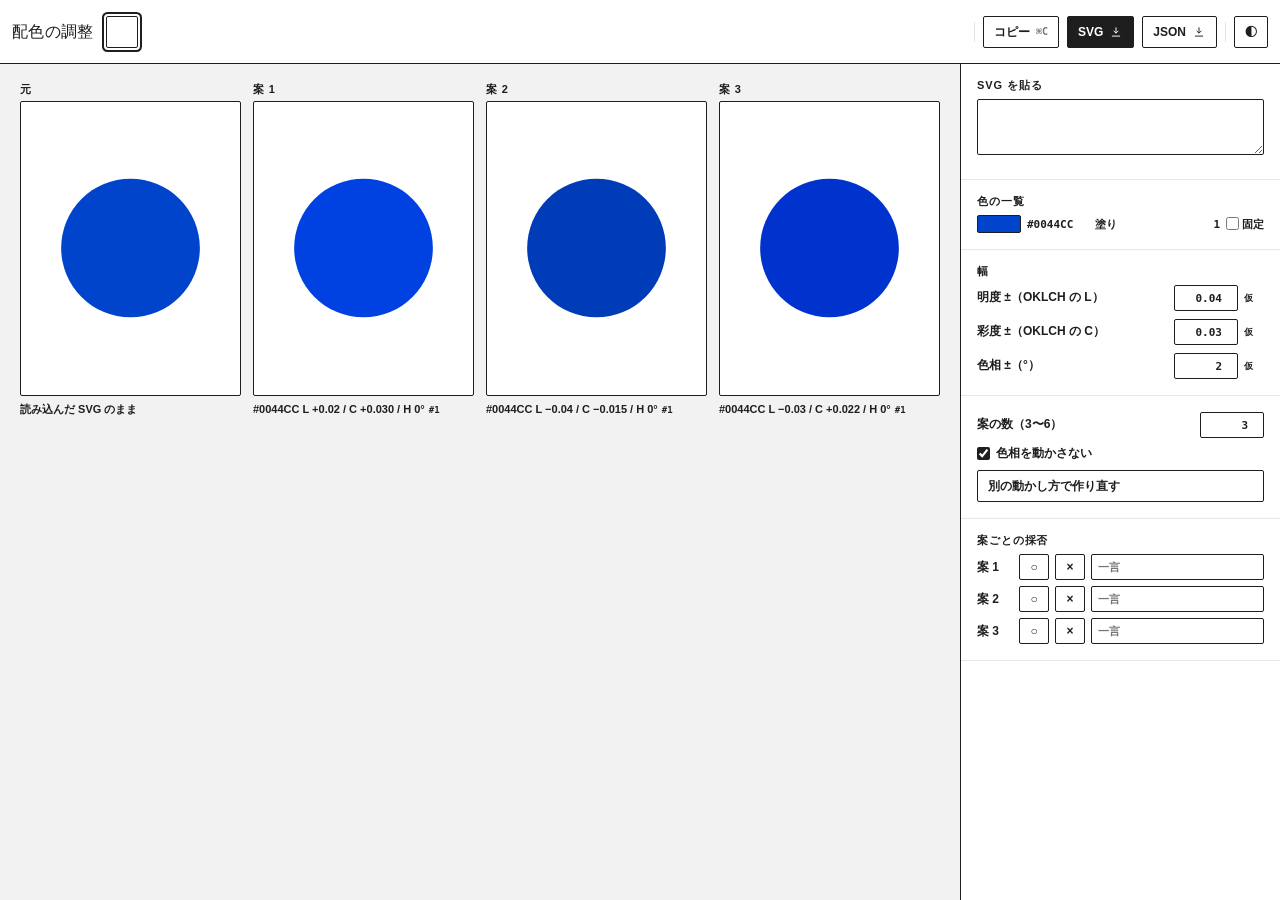
<file: palette-adjust/index.html>
<!doctype html>
<html data-sm-build="15f52c8・2026-11-05 22:19" data-sm-app="palette-adjust" lang="ja">
<head>
<meta charset="utf-8">
<meta name="viewport" content="width=device-width, initial-scale=1">
<meta name="studio-spec" content="type:眺める;features:numeric,color">
<title>配色の調整</title>
<link rel="stylesheet" href="_ext/000_kit/studio2.css?v=0.7.8">
<style>
  /* 元と案を横並びに流す。studio2.css の #stage は中央寄せが既定なので、このツールだけ左上から広げる */
  #stage{ align-items: stretch; justify-content: flex-start; overflow: auto; }
  #row{ display: grid; width: 100%; gap: 12px; align-content: start; }
  .cell{ display: flex; flex-direction: column; gap: 6px; min-width: 0; }
  .cell-head{ font: var(--t-w-head) 11px/1 var(--font); color: var(--onSurfaceVariant); letter-spacing: .08em; display: flex; justify-content: space-between; }
  .cell-view{ border: var(--bd, 1px) solid var(--outline); border-radius: var(--r-xs, 2px); aspect-ratio: 3 / 4; overflow: hidden; display: flex; }
  .cell-view img{ width: 100%; height: 100%; object-fit: contain; display: block; }
  .cell.is-ok .cell-view{ border-color: var(--onSurface); border-width: 3px; }
  .cell.is-ng .cell-view{ opacity: .45; }
  .cell-delta{ font: var(--t-w-label) 11px/1.4 var(--font); color: var(--onSurface); overflow-wrap: anywhere; }
  .cell-delta .seed{ font: var(--t-w-num) 9px/1 var(--mono); color: var(--onSurfaceVariant); margin-left: 4px; }

  .grp{ padding: var(--pad, 16px) var(--sp-m, 16px); border-bottom: var(--bd, 1px) solid var(--outlineBright); display: flex; flex-direction: column; gap: 8px; }
  .grp-ttl{ font: var(--t-w-head) 11px/1 var(--font); color: var(--onSurfaceVariant); letter-spacing: .08em; }
  .grp textarea{ width: 100%; height: 56px; resize: vertical; font: var(--t-w-num) 10px/1.3 var(--mono); border: var(--bd, 1px) solid var(--outline); border-radius: var(--r-xs, 2px); background: var(--surface); color: var(--onSurface); padding: 6px; box-sizing: border-box; }
  .status{ font: var(--t-w-label) 11px/1.4 var(--font); color: var(--onSurfaceVariant); }
  .status.err{ color: var(--error, #B3261E); }
  .crow{ display: grid; grid-template-columns: 44px 62px 1fr 28px 38px; align-items: center; gap: 6px; font: var(--t-w-label) 11px/1.3 var(--font); color: var(--onSurface); }
  .crow .sw{ height: 18px; border: var(--bd, 1px) solid var(--outline); border-radius: var(--r-xs, 2px); }
  .crow .hex{ font: var(--t-w-num) 11px/1 var(--mono); }
  .crow .use{ color: var(--onSurfaceVariant); }
  .crow .num{ text-align: right; font: var(--t-w-num) 11px/1 var(--mono); color: var(--onSurfaceVariant); }
  .crow label{ display: flex; align-items: center; gap: 3px; justify-content: flex-end; }
  .crow input.gname{ width: 100%; min-width: 0; box-sizing: border-box; height: 22px; font: var(--t-w-label) 11px/1 var(--font); border: var(--bd, 1px) solid var(--outline); border-radius: var(--r-xs, 2px); background: var(--surface); color: var(--onSurface); padding: 0 4px; }
  .rng{ display: grid; grid-template-columns: 1fr 64px 20px; align-items: center; gap: 6px; font: var(--t-w-label) 12px/1.3 var(--font); }
  .rng input[type=number], .opt input[type=number]{ width: 100%; box-sizing: border-box; height: 26px; text-align: right; font: var(--t-w-num) 11px/1 var(--mono); border: var(--bd, 1px) solid var(--outline); border-radius: var(--r-xs, 2px); background: var(--surface); color: var(--onSurface); }
  .rng .tmp{ font: var(--t-w-label) 9px/1 var(--font); color: var(--onSurfaceVariant); }
  .opt{ display: grid; grid-template-columns: 1fr 64px; align-items: center; gap: 6px; font: var(--t-w-label) 12px/1.3 var(--font); }
  .opt-check{ display: flex; align-items: center; gap: 6px; font: var(--t-w-label) 12px/1.3 var(--font); }
  .vrow{ display: grid; grid-template-columns: 36px 30px 30px 1fr; gap: 6px; align-items: center; font: var(--t-w-label) 12px/1 var(--font); }
  .vrow .btn{ min-width: 0; padding: 0; height: 26px; justify-content: center; }
  .vrow .btn.on{ background: var(--onSurface); color: var(--surface); }
  .vrow input.note{ width: 100%; min-width: 0; box-sizing: border-box; height: 26px; font: var(--t-w-label) 11px/1 var(--font); border: var(--bd, 1px) solid var(--outline); border-radius: var(--r-xs, 2px); background: var(--surface); color: var(--onSurface); padding: 0 6px; }
  .cmn-colors{ margin-left: 4px; }
</style>
<link rel="manifest" href="manifest.webmanifest">
<link rel="apple-touch-icon" href="icon-180.png">
<link rel="icon" href="icon-192.png">
<link rel="stylesheet" href="_ext/000_kit/studio-mobile.css?v=84a22e17">
</head>
<body>

<header id="bar"></header>

<div id="main">
  <div id="stage"><div id="row"></div></div>
  <aside id="panel">
    <section class="grp" id="g-paste">
      <div class="grp-ttl">SVG を貼る</div>
      <textarea id="paste-box" spellcheck="false" aria-label="SVG のコードを貼る欄" title="SVG のコードを貼る（画面のどこでも ⌘V で貼れる）"></textarea>
      <div class="status" id="status"></div>
    </section>
    <section class="grp" id="g-colors" hidden>
      <div class="grp-ttl">色の一覧</div>
      <div id="color-rows" style="display:flex;flex-direction:column;gap:6px"></div>
    </section>
    <section class="grp" id="g-range">
      <div class="grp-ttl">幅</div>
      <div class="rng"><span>明度 ±（OKLCH の L）</span><input type="number" id="in-L" value="0.04" min="0" max="0.5" step="0.01" aria-label="明度の幅"><span class="tmp">仮</span></div>
      <div class="rng"><span>彩度 ±（OKLCH の C）</span><input type="number" id="in-C" value="0.03" min="0" max="0.4" step="0.005" aria-label="彩度の幅（OKLCH の C）"><span class="tmp">仮</span></div>
      <div class="rng"><span>色相 ±（°）</span><input type="number" id="in-H" value="2" min="0" max="180" step="1" aria-label="色相の幅（度）"><span class="tmp">仮</span></div>
    </section>
    <section class="grp" id="g-make">
      <div class="opt"><span>案の数（3〜6）</span><input type="number" id="in-N" value="3" min="3" max="6" step="1" aria-label="案の数"></div>
      <label class="opt-check"><input type="checkbox" id="in-lock" checked>色相を動かさない</label>
      <button class="btn" id="btn-remake" type="button">別の動かし方で作り直す</button>
    </section>
    <section class="grp" id="g-verdict">
      <div class="grp-ttl">案ごとの採否</div>
      <div id="verdict-rows" style="display:flex;flex-direction:column;gap:6px"></div>
    </section>
  </aside>
</div>

<script src="_ext/000_kit/studio-kit.js?v=0.8.0"></script>
<script src="_ext/000_kit/svg-in.js?v=0.8.0"></script>
<script src="palette-adjust.js?v=4"></script>
<script>
(function () {
  var PA = window.PaletteAdjust;
  var $ = function (id) { return document.getElementById(id); };
  var S = { text: null, model: null, seed: 1, n: 3, bg: '#FFFFFF', variants: [], fixed: {}, names: {}, verdict: [], note: [] };

  /* ---- 上部バー ---- */
  var ICON_DOWNLOAD = '<svg viewBox="0 0 24 24" xmlns="http://www.w3.org/2000/svg"><path d="M12 4v10m0 0l-4-4m4 4l4-4M5 19h14" fill="none" stroke="currentColor" stroke-width="1.6"/></svg>';
  Studio.appBar('#bar', {
    name: '配色の調整',
    onCopy: doCopy, onSvg: doExportSvg, onPng: null,
    copyLabel: 'コピー',
    svgLabel: 'SVG', svgTitle: '○を付けた案の SVG を書き出す', svgAriaLabel: '採用案の SVG を書き出す', svgIcon: ICON_DOWNLOAD,
    extra: [{ label: 'JSON', id: 'json', title: '色の対応表と採否を JSON で書き出す', onClick: doExportJson, icon: ICON_DOWNLOAD, ariaLabel: '色の対応表と採否を JSON で書き出す' }],
    memo: false, caption: false
  });
  var sb = Studio.stageBar('#bar', {
    sizes: false, motion: false,
    colors: [{ key: 'bg', label: '背景', value: '#FFFFFF' }],
    palettes: true,
    onColorChange: function (k, v) { if (k === 'bg') { S.bg = v === 'none' ? 'transparent' : v; paintBg(); } }
  });
  Studio.keys({ copy: doCopy, escSteps: [sb.closeDialog] });

  function paintBg() { document.querySelectorAll('.cell-view').forEach(function (e) { e.style.background = S.bg; }); }
  function stamp() {
    var d = new Date(), p = function (n) { return (n < 10 ? '0' : '') + n; };
    return d.getFullYear() + p(d.getMonth() + 1) + p(d.getDate()) + '-' + p(d.getHours()) + p(d.getMinutes()) + p(d.getSeconds());
  }
  function status(msg, err) { var e = $('status'); e.textContent = msg; e.className = 'status' + (err ? ' err' : ''); }
  function opts() {
    return { L: num('in-L', 0.04), C: num('in-C', 0.03), H: num('in-H', 2), lockHue: $('in-lock').checked, fixed: S.fixed, names: S.names };
  }
  function num(id, d) { var v = parseFloat($(id).value); return isFinite(v) && v >= 0 ? v : d; }
  function dataUrl(svg) { return 'data:image/svg+xml;charset=utf-8,' + encodeURIComponent(svg); }

  /* ---- 読み込み ---- */
  function load(text, quiet) {
    var m;
    try {
      m = PA.parse(text);
    } catch (e) { status(e.message, true); Studio.toast(e.message, { kind: 'error' }); return; }
    S.text = text; S.model = m; S.fixed = {}; S.names = {}; S.verdict = []; S.note = [];
    m.gradients.forEach(function (g, i) { S.names['g:' + i] = g.hueName; });
    m.colors.forEach(function (c) {
      var o = PA.oklch(c.hex);   // 白・黒は動かすと元の意図から外れやすいので、既定で固定にする
      if (o.C < 0.02 && (o.L > 0.97 || o.L < 0.05)) S.fixed[c.hex] = true;
    });
    /* 読めなかった色（名前・hsl・8桁HEX などは読める。それでも解釈できない値だけ）を件数で見せる。書き出しではそのまま残る */
    var unread = m.unreadableCount ? '読み取れない色が ' + m.unreadableCount + ' 件あります（' + m.unreadable.slice(0, 3).join('、') + (m.unreadable.length > 3 ? ' など' : '') + '）。書き出した SVG ではそのまま残ります' : '';
    status(unread, !!unread);
    if (!quiet) Studio.toast('SVG を読み込みました（' + m.colors.length + ' 色）' + (unread ? '。' + unread : ''), unread ? { sticky: true } : undefined);
    renderColors(); remake(false);
  }

  function renderColors() {
    var m = S.model, box = $('color-rows'); box.innerHTML = '';
    $('g-colors').hidden = false;
    function row(sw, hexEl, use, count, key) {
      var r = document.createElement('div'); r.className = 'crow'; r.setAttribute('data-color-row', key);
      var s = document.createElement('div'); s.className = 'sw'; s.style.background = sw; r.appendChild(s);
      r.appendChild(hexEl);
      var u = document.createElement('div'); u.className = 'use'; u.textContent = use; r.appendChild(u);
      var c = document.createElement('div'); c.className = 'num'; c.textContent = count; r.appendChild(c);
      var l = document.createElement('label'); var cb = document.createElement('input'); cb.type = 'checkbox';
      cb.checked = !!S.fixed[key]; cb.setAttribute('aria-label', '固定する');
      cb.onchange = function () { if (cb.checked) S.fixed[key] = true; else delete S.fixed[key]; remake(false); };
      l.appendChild(cb); l.appendChild(document.createTextNode('固定')); r.appendChild(l);
      box.appendChild(r);
    }
    m.gradients.forEach(function (g, i) {
      var key = 'g:' + i, inp = document.createElement('input');
      inp.className = 'gname'; inp.type = 'text'; inp.value = S.names[key]; inp.setAttribute('aria-label', 'グラデの系統名');
      inp.oninput = function () { S.names[key] = inp.value; renderStage(); };
      row('linear-gradient(90deg,' + g.stops.join(',') + ')', inp, 'グラデ（' + g.stops.length + '段）', g.ids.length, key);
    });
    m.colors.forEach(function (c) {
      var h = document.createElement('div'); h.className = 'hex'; h.textContent = c.hex;
      var use = [];
      if (c.hex === m.bgHex) use.push('背景');
      if (c.uses.fill && c.hex !== m.bgHex) use.push('塗り');
      if (c.uses.stroke) use.push('線');
      row(c.hex, h, use.join('・'), c.count, c.hex);
    });
  }

  /* ---- 案 ---- */
  function remake(newSeed) {
    if (!S.model) return;
    if (newSeed) S.seed = 1000 + Math.floor(Math.random() * 9000);
    S.n = Math.max(3, Math.min(6, Math.round(num('in-N', 3))));
    var o = opts(); S.variants = [];
    for (var i = 0; i < S.n; i++) {
      var g = PA.generate(S.model, o, S.seed + i * 7919);
      g.svg = PA.apply(S.text, g.mapping);
      S.variants.push(g);
    }
    S.verdict.length = S.n; S.note.length = S.n;
    renderStage(); renderVerdicts();
  }

  function cell(label, svg, deltaHtml, idx) {
    var c = document.createElement('div'); c.className = 'cell';
    if (idx != null) c.setAttribute('data-variant', idx + 1);
    else c.setAttribute('data-original', '1');
    var hd = document.createElement('div'); hd.className = 'cell-head'; hd.textContent = label; c.appendChild(hd);
    var v = document.createElement('div'); v.className = 'cell-view'; v.style.background = S.bg;
    var img = document.createElement('img'); img.alt = label; img.src = dataUrl(svg); v.appendChild(img); c.appendChild(v);
    var d = document.createElement('div'); d.className = 'cell-delta';
    if (deltaHtml) deltaHtml(d); else d.textContent = '読み込んだ SVG のまま';
    c.appendChild(d);
    return c;
  }

  function renderStage() {
    var row = $('row'); row.innerHTML = '';
    if (!S.model) { row.style.gridTemplateColumns = '1fr'; return; }
    row.style.gridTemplateColumns = 'repeat(' + (S.n + 1) + ', minmax(0, 1fr))';
    row.appendChild(cell('元', S.text, null, null));
    S.variants.forEach(function (v, i) {
      var c = cell('案 ' + (i + 1), v.svg, function (d) {
        var ds = v.deltas.map(function (x) {
          if (x.kind === 'gradient') x.name = S.names[x.key] || x.name;
          return PA.deltaText(x);
        });
        var show = ds.slice(0, 3).join(' ・ ') + (ds.length > 3 ? ' ほか ' + (ds.length - 3) + ' 件' : '');
        d.title = ds.join('\n');
        d.textContent = ds.length ? show : 'すべて固定のため動かしていません';
        var sd = document.createElement('span'); sd.className = 'seed'; sd.textContent = '#' + S.seed; d.appendChild(sd);
      }, i);
      c.classList.toggle('is-ok', S.verdict[i] === 'ok'); c.classList.toggle('is-ng', S.verdict[i] === 'ng');
      row.appendChild(c);
    });
  }

  function renderVerdicts() {
    var box = $('verdict-rows'); box.innerHTML = '';
    for (var i = 0; i < S.n; i++) (function (i) {
      var r = document.createElement('div'); r.className = 'vrow'; r.setAttribute('data-vrow', i + 1);
      var t = document.createElement('span'); t.textContent = '案 ' + (i + 1); r.appendChild(t);
      function btn(label, val, aria) {
        var b = document.createElement('button'); b.type = 'button'; b.className = 'btn'; b.textContent = label; b.setAttribute('aria-label', '案 ' + (i + 1) + ' を' + aria);
        b.classList.toggle('on', S.verdict[i] === val);
        b.onclick = function () { S.verdict[i] = S.verdict[i] === val ? null : val; renderVerdicts(); markCells(); };
        return b;
      }
      r.appendChild(btn('○', 'ok', '採用にする')); r.appendChild(btn('×', 'ng', '不採用にする'));
      var n = document.createElement('input'); n.type = 'text'; n.className = 'note'; n.placeholder = '一言'; n.value = S.note[i] || '';
      n.setAttribute('aria-label', '案 ' + (i + 1) + ' の一言'); n.oninput = function () { S.note[i] = n.value; };
      r.appendChild(n); box.appendChild(r);
    })(i);
  }
  function markCells() {
    document.querySelectorAll('[data-variant]').forEach(function (c) {
      var i = +c.getAttribute('data-variant') - 1;
      c.classList.toggle('is-ok', S.verdict[i] === 'ok'); c.classList.toggle('is-ng', S.verdict[i] === 'ng');
    });
  }

  /* ---- 書き出し ---- */
  function adopted() {
    var i = S.verdict.indexOf('ok');
    return i < 0 ? null : S.variants[i];
  }
  function doExportSvg() {
    var v = adopted();
    if (!v) { Studio.toast('○ を付けた案がありません。案ごとの採否で ○ を付けてください', { kind: 'error' }); return; }
    var name = 'palette-adjust_' + stamp() + '.svg';
    Studio.dl(new Blob([v.svg], { type: 'image/svg+xml' }), name);
    Studio.toast(name + ' を書き出しました');
  }
  function doCopy() {
    var v = adopted();
    if (!v) { Studio.toast('○ を付けた案がありません。案ごとの採否で ○ を付けてください', { kind: 'error' }); return; }
    Promise.resolve(Studio.copySVG(v.svg)).then(function (r) { Studio.toast(Studio.copyResultMessage ? Studio.copyResultMessage(r) : 'コピーしました'); });
  }
  function doExportJson() {
    if (!S.model) { Studio.toast('SVG を読み込んでから書き出してください', { kind: 'error' }); return; }
    var o = opts();
    var obj = {
      source: 'palette-adjust', date: new Date().toISOString(), seed: S.seed,
      range: { L: o.L, C: o.C, H: o.H, lockHue: o.lockHue },
      variants: S.variants.map(function (v, i) {
        return { index: i + 1, mapping: v.mapping, deltas: v.deltas.map(function (d) {
          return { key: d.key, name: d.name, L: +d.dL.toFixed(4), C_percent: +d.dC.toFixed(2), H: +d.dH.toFixed(2) };
        }), verdict: S.verdict[i] || null, note: S.note[i] || '' };
      })
    };
    var name = 'palette-adjust_' + stamp() + '.json';
    Studio.dl(new Blob([JSON.stringify(obj, null, 2)], { type: 'application/json' }), name);
    Studio.toast(name + ' を書き出しました');
  }

  /* ---- 貼り付け（image/svg+xml → text/plain → text/html の順・§8） ---- */
  function fromHtml(h) { var m = /<svg[\s\S]*<\/svg>/i.exec(h || ''); return m ? m[0] : ''; }
  document.addEventListener('paste', function (e) {
    var t = e.target;
    if (t && (t.tagName === 'TEXTAREA' || t.tagName === 'INPUT')) return;   // 欄の中は欄の input で受ける
    var cd = e.clipboardData; if (!cd) return;
    var s = cd.getData('image/svg+xml') || cd.getData('text/plain') || fromHtml(cd.getData('text/html'));
    if (!/<svg[\s>]/i.test(s || '')) { status('貼られた内容に SVG が見つかりません', true); Studio.toast('貼られた内容に SVG が見つかりません', { kind: 'error' }); return; }
    e.preventDefault(); $('paste-box').value = s; load(s);
  });
  $('paste-box').addEventListener('input', function () {
    var s = this.value; if (!s.trim()) return;
    if (!/<svg[\s>]/i.test(s)) { status('SVG のコードではありません', true); return; }
    load(s);
  });

  ['in-L', 'in-C', 'in-H', 'in-N', 'in-lock'].forEach(function (id) { $(id).addEventListener('change', function () { remake(false); }); });
  $('btn-remake').onclick = function () { remake(true); };

  /* INIT-01: 開いた直後は、青い円1つを入力にして元と案を並べる（貼ると置き換わる） */
  var INIT_SVG = '<svg xmlns="http://www.w3.org/2000/svg" viewBox="0 0 300 400" width="300" height="400"><circle cx="150" cy="200" r="95" fill="#0044CC"/></svg>';
  renderStage();
  load(INIT_SVG, true);
  /* スマホ版: 他ツールの「保存」直後の「配色を検討」で渡された SVG（studio-vault.js が localStorage に置く）を読み込む */
  try {
    var hand = localStorage.getItem('studio-vault.lastSVG');
    if (hand) { localStorage.removeItem('studio-vault.lastSVG'); if (/<svg[\s>]/i.test(hand)) { $('paste-box').value = hand; load(hand); } }
  } catch (e) {}
  var q = new URLSearchParams(location.search).get('sample');   // 開発用: ?sample=<相対パス> で SVG を読み込む
  if (q) fetch(q).then(function (r) { return r.text(); }).then(function (t) { $('paste-box').value = t; load(t); }).catch(function (e) { status('読み込めませんでした: ' + e.message, true); });
})();
</script>
<script src="_ext/000_kit/studio-vault.js?v=e272fbb8"></script>
<script src="_ext/000_kit/studio-mobile.js?v=c255229c"></script>
<script>
/* studio-apps: オフライン用の登録。https か localhost の時だけ動く */
(function(){
  if(!('serviceWorker' in navigator)) return;
  if(!(location.protocol === 'https:' || location.hostname === 'localhost' || location.hostname === '127.0.0.1')) return;
  navigator.serviceWorker.register('sw.js').then(function(){ return navigator.serviceWorker.ready; })
    .then(function(){
      console.info('studio-apps: オフライン準備完了');
      if(navigator.storage && navigator.storage.persist){
        navigator.storage.persist().then(function(ok){ console.info('studio-apps: 永続化 ' + (ok ? '許可' : '未許可')); });
      }
    })
    .catch(function(err){ console.info('studio-apps: オフライン準備に失敗', err); });
})();
</script>
</body>
</html>
</file>
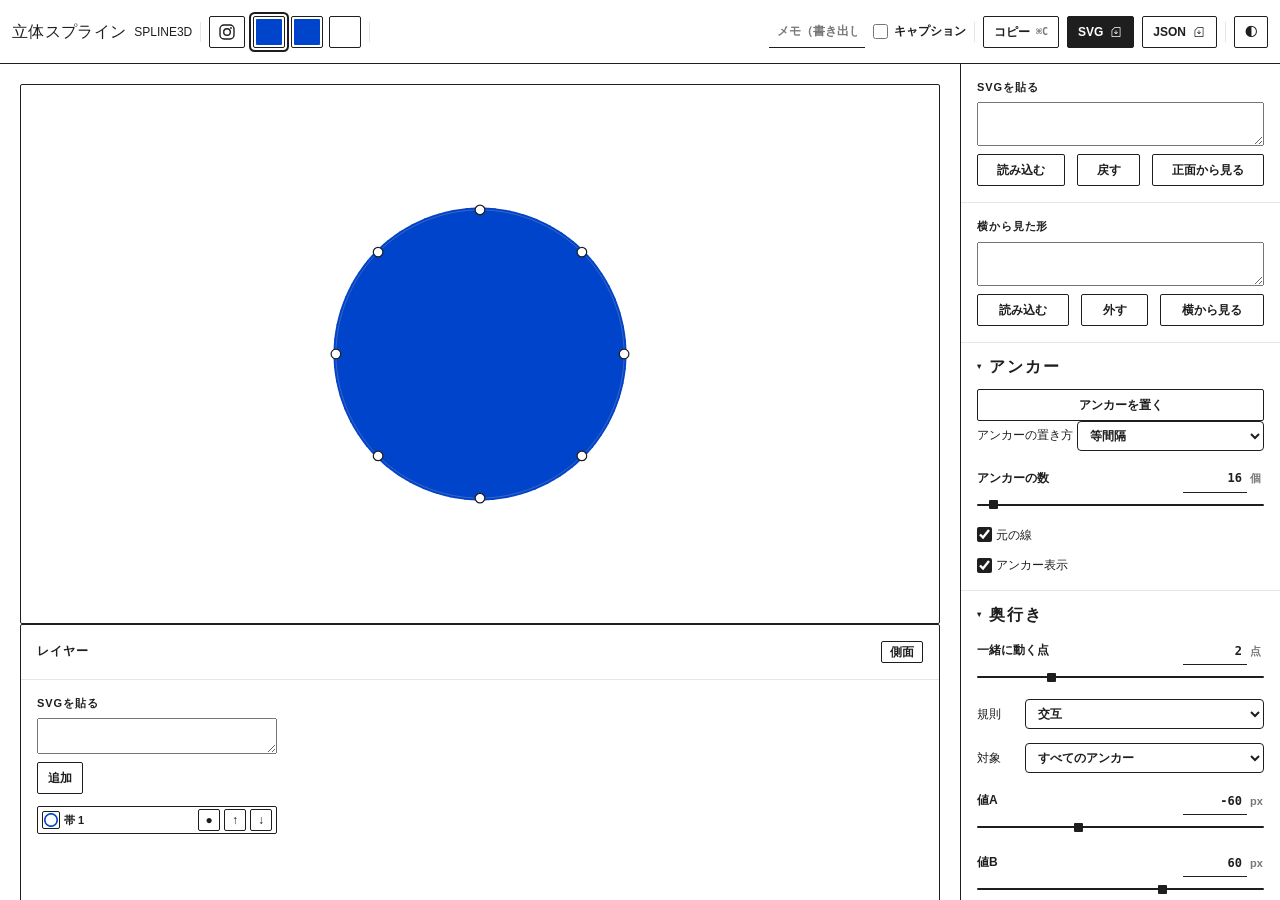
<file: solid-spline/index.html>
<!doctype html>
<html data-sm-build="e358d50・2026-11-05 22:19" data-sm-app="solid-spline" lang="ja">
<head>
<meta charset="utf-8">
<meta name="viewport" content="width=device-width, initial-scale=1">
<meta name="studio-spec" content="type:描いて増やす">
<link rel="stylesheet" href="_ext/000_kit/studio2.css?v=0.7.8">
<title>立体スプライン</title>
<style>
  /* 独自CSSは最小限（006_ツールの規格 §6）。盤面（正面・下段のレイヤー/側面）と貼り付け欄の見た目だけ。 */
  #stage{ flex-direction:column; align-items:stretch; gap:var(--sp-m); }
  #frontWrap{ width:100%; height:60vh; max-height:640px; min-height:360px; }
  #sideWrap{ width:100%; background:var(--surface); border:var(--bd) solid var(--outline); border-radius:var(--r-xs); overflow:hidden; }
  #frontCanvas{ width:100%; height:100%; display:block; background:var(--surface); border:var(--bd) solid var(--outline); border-radius:var(--r-xs); touch-action:none; }
  #sideCanvas{ width:100%; height:320px; display:block; background:var(--surface); touch-action:none; }
  .center{ fill:none; stroke:#999999; stroke-width:0.5; }
  .overlaySrc{ fill:none; stroke:#bbbbbb; stroke-width:0.5; stroke-dasharray:2 2; }
  .pt{ cursor:pointer; }
  .pt circle{ fill:var(--surface); stroke:var(--onSurfaceVariant); stroke-width:1.5; }
  .pt.anchor circle{ fill:var(--onSurfaceVariant); }
  .pt.sel circle{ fill:var(--primary); stroke:var(--primary); }
  #frontCanvas.no-drag .pt{ cursor:default; }
  #pasteBox, #sidePasteBox{ display:flex; flex-direction:column; gap:var(--sp-xs); padding:var(--pad); border-bottom:var(--bd) solid var(--outlineBright); }
  #pasteBox label, #sidePasteBox label{ font:700 11px/1.3 var(--font); color:var(--onSurfaceVariant); letter-spacing:.08em; }
  #pasteBox textarea, #sidePasteBox textarea{ width:100%; box-sizing:border-box; min-height:44px; font:400 11px/1.5 var(--font); resize:vertical; }
  #pasteBox .row, #sidePasteBox .row{ display:flex; gap:var(--sp-s); align-items:center; }
  /* 段6是正: 取り消す・やり直す（⌘Z/⇧⌘Zのみ・パネルボタンは撤去）は消し、「戻す」は
     「この文字列を読み込む」と同じ行に並べる（コーディネーター指示 2026-09-25）。 */
  #pasteBox .row .btn, #sidePasteBox .row .btn{ flex:1 1 auto; min-width:0; justify-content:center; white-space:nowrap; }
  #errBar{ font:400 12px/1.5 var(--font); color:#b0463e; max-width:100%; }
  #errBar:empty{ display:none; }
  /* 段8: 下段=「レイヤー」パネル（コーディネーター指示2026-09-26「下のパネルを使うことないので
     そこに追加できないか」）。見出し＋一覧＋設定欄の3段。側面（奥行きドラッグ編集）は既定で隠し、
     見出しの「側面」ボタンで切り替える（機能は消さない）。 */
  #layerHead{ display:flex; align-items:center; justify-content:space-between; padding:var(--pad); border-bottom:var(--bd) solid var(--outlineBright); }
  #layerHead .layer-title{ font:700 12px/1.3 var(--font); color:var(--onSurfaceVariant); letter-spacing:.08em; }
  #layerBody{ display:flex; gap:var(--sp-m); padding:var(--pad); align-items:flex-start; }
  #layerListCol{ flex:0 0 auto; width:240px; min-width:0; display:flex; flex-direction:column; gap:var(--sp-s); }
  #layerSettingsCol{ flex:1 1 auto; min-width:0; display:grid; grid-template-columns:repeat(2,minmax(0,1fr)); column-gap:24px; align-content:start; }
  .ov-load{ display:flex; flex-direction:column; gap:var(--sp-xs); }
  .ov-load label{ font:700 11px/1.3 var(--font); color:var(--onSurfaceVariant); letter-spacing:.08em; }
  .ov-load textarea{ width:100%; box-sizing:border-box; min-height:36px; font:400 11px/1.5 var(--font); resize:vertical; }
  .ov-load .btn{ align-self:flex-start; }
  .ov-list{ display:flex; flex-direction:column; gap:var(--sp-xs); max-height:40vh; overflow:auto; }
  .ov-row{ display:flex; align-items:center; gap:4px; border:var(--bd) solid var(--outline); border-radius:var(--r-xs); padding:2px 4px; font:600 11px/1.4 var(--font); cursor:pointer; background:var(--surface); color:var(--onSurface); }
  .ov-row.sel{ border-color:var(--primary); color:var(--primary); }
  .ov-row-label{ flex:1 1 auto; min-width:0; overflow:hidden; text-overflow:ellipsis; white-space:nowrap; }
  .ov-thumb{ width:18px; height:18px; flex:0 0 auto; background:var(--surface); border:var(--bd) solid var(--outline); border-radius:2px; }
  .ov-row-btn{ border:var(--bd) solid var(--outline); border-radius:var(--r-xs); background:var(--surface); color:var(--onSurface); font:700 12px/1 var(--font); width:22px; height:22px; padding:0; cursor:pointer; white-space:nowrap; flex:none; }
  .ov-row-btn[aria-pressed="false"]{ color:var(--onSurfaceVariant); }
  #sideToggleBtn{ width:auto; padding:0 8px; }
  .ov-hint{ font:400 11px/1.5 var(--font); color:var(--onSurfaceVariant); margin:0; padding:var(--pad); }
</style>
<link rel="manifest" href="manifest.webmanifest">
<link rel="apple-touch-icon" href="icon-180.png">
<link rel="icon" href="icon-192.png">
<link rel="stylesheet" href="_ext/000_kit/studio-mobile.css?v=84a22e17">
</head>
<body data-frame="tool">

<header id="bar"></header>

<div id="main">
  <div id="stage">
    <div id="errBar" role="alert"></div>
    <div id="frontWrap">
      <svg id="frontCanvas" viewBox="-300 -300 600 600" xmlns="http://www.w3.org/2000/svg" role="img" aria-label="正面"></svg>
    </div>
    <div id="sideWrap">
      <div id="layerHead">
        <span class="layer-title">レイヤー</span>
        <button type="button" id="sideToggleBtn" class="ov-row-btn" aria-pressed="false">側面</button>
      </div>
      <div id="layerBody">
        <div id="layerListCol">
          <div class="ov-load">
            <label for="ovPaste">SVGを貼る</label>
            <textarea id="ovPaste" aria-label="載せるSVGの文字列" spellcheck="false"></textarea>
            <button type="button" class="btn" id="ovLoadBtn">追加</button>
          </div>
          <div class="ov-list" id="ovList" role="list" aria-label="レイヤー"></div>
        </div>
        <div id="layerSettingsCol">
          <p class="ov-hint" id="layerHint" hidden></p>
        </div>
      </div>
      <svg id="sideCanvas" viewBox="-300 -220 600 440" xmlns="http://www.w3.org/2000/svg" role="img" aria-label="側面" hidden></svg>
    </div>
  </div>
  <aside id="panel">
    <div id="pasteBox">
      <label for="svgPaste">SVGを貼る</label>
      <textarea id="svgPaste" spellcheck="false" aria-label="SVGの文字列"></textarea>
      <div class="row">
        <button type="button" class="btn" id="loadPasteBtn">読み込む</button>
        <button type="button" class="btn" id="restoreLoadBtn">戻す</button>
        <button type="button" class="btn" id="viewFrontBtn" title="縦0°・横0°にする">正面から見る</button>
      </div>
    </div>
    <div id="sidePasteBox">
      <label for="sideSvgPaste">横から見た形</label>
      <textarea id="sideSvgPaste" spellcheck="false" aria-label="横から見た形のSVGの文字列"></textarea>
      <div class="row">
        <button type="button" class="btn" id="loadSidePasteBtn">読み込む</button>
        <button type="button" class="btn" id="removeSideBtn">外す</button>
        <button type="button" class="btn" id="viewSideBtn" title="縦0°・横90°にする">横から見る</button>
      </div>
    </div>
  </aside>
</div>

<script src="_ext/157_線幅の抑揚/src/geom.js?v=0.1.0"></script>
<script src="_ext/157_線幅の抑揚/src/outline.js?v=0.1.0"></script>
<script src="_ext/157_線幅の抑揚/src/depth.js?v=0.1.0"></script>
<script src="_ext/157_線幅の抑揚/src/profile.js?v=0.1.0"></script>
<script src="bspline.js?v=0.1.0"></script>
<script src="dual_view.js?v=0.1.1"></script>
<script src="swell_import.js?v=0.1.0"></script>
<script src="overlay.js?v=0.1.0"></script>
<script src="_ext/000_kit/studio-kit.js?v=0.8.0"></script>
<script src="_ext/000_kit/svg-in.js?v=0.8.0"></script>
<script src="_ext/000_kit/curve-fit.js?v=0.8.0"></script>
<script src="_ext/000_kit/scene-export.js?v=0.7.6"></script>
<script>
/* ============================================================
   立体スプライン（spline3d）— 000_README.md 仕様。
   閉じた線を空間に置いた「線が通る点＝アンカー」（位置・奥行き・線幅）から
   3次Bスプライン1本を作り、2つの角度で回して帯にする。「線幅の抑揚」の
   輪郭化・回転投影・小片分けの演算（outline.js/depth.js）はそのまま流用し、
   中心線の生成だけをbspline.jsの閉じた3次Bスプラインに置き換える。ここは
   DOM／取り込み／描画／編集操作／書き出しだけを持つ（幾何演算の本体は
   bspline.js/outline.js/depth.js）。
   段3b（2026-09-25）: 画面で触るデータはアンカー（state.anchors・線が必ず通る点）
   に統一した。Bスプラインの制御点（bspline.jsのctrl）は状態として持たず、
   BSpline.interpolateClosed(state.anchors) で使うたびに内部導出する
   （逆変換はBSpline.knotPoints）。
   ============================================================ */
var SVGNS = 'http://www.w3.org/2000/svg';
var TOOL = 'spline3d';
var PJ = '159_立体スプライン';
var LAW = '閉じた線を空間の「線が通る点」（位置・奥行き・線幅）から3次Bスプライン1本を作り、2つの角度で回して帯にする';
var TOOL_VERSION = '0.1.0';
var PARAMS_VERSION = 4; // 段3b: params.ctrl → params.anchors+isAnchor（v1→v2）。段8: overlays.behind → layerOrder（v2→v3）。複数の輪: params.anchors等 → params.loops（v3→v4）
var HALF = 300;       // 正面viewBoxの半幅（線幅の抑揚と同じ世界座標スケール）
var HALF_Z = 220;     // 側面viewBoxの半分の高さ（縦=z。奥行きスライダーの範囲±200が枠内に収まる値）
var PASTE_SCALE = 260; // 貼り付け時の正規化スケール（HALFより小さくして、上端のアンカーが枠から切れないようにする）
var sideSvgPasteEl = document.getElementById('sideSvgPaste');
var SPP = 64;         // 描画1回ごとのevalClosedのスパンあたり点数（改訂2）
var PIECE_COUNT = 64; // 帯を分ける小片数（Depth.splitBandPieces）

var frontCanvas = document.getElementById('frontCanvas');
var sideCanvas = document.getElementById('sideCanvas');
var frontArtGroup = null; // render()が毎回作り直す、インスタONの版面フィットを掛けるグループ（006 §0）
var errBar = document.getElementById('errBar');

/* --- 状態 ------------------------------------------------------------- */
var state = {
  /* 複数の輪: 輪1本ぶんのデータ（anchors / isAnchor / sourceSegs / sourceText / sourceSegsSide /
     sourceTextSide）は state.loops[i] に持つ。下のgetter/setterが「作業中の輪（activeLoop）」へ
     透過させるので、既存の state.anchors などの読み書きはそのまま作業中の輪に効く。
       anchors: 線が通る点 [[x,y,z,w] …]（本体のデータモデル。画面で触るのはここ）
       isAnchor: anchorsと同じ長さの真偽配列（Illustrator由来か）。「等間隔」置き方や描いた円ではnull
       sourceText: 貼ったSVGの文字列（封筒に同梱）／sourceSegs: 貼ったパスのセグメント（世界座標=HALF基準にスケール済み）
       sourceSegsSide / sourceTextSide: 「横から見た形」のセグメント（同じスケール）と文字列。あれば正面×横の2方向で3D曲線を作る */
  loops: [],         // 輪の配列 [{ id, anchors, isAnchor, sourceSegs, sourceText, sourceSegsSide, sourceTextSide, ctrlCount, visible }]
  activeLoop: 0,     // 作業中の輪の index
  nextLoopId: 1,     // 次に作る輪へ振るid（レイヤー名「帯 N」に使う）
  sourceOverlaySegs: null, // 段2C: 線幅の抑揚のbasePath（元の平面の線。重ね描き専用・書き出しには入れない）
  selected: -1,      // 作業中の輪の anchors の index。-1=未選択
  overlays: [],      // 「載せるもの」（段4是正: overlay.js Overlay.importSvgで取り込んだ項目）
  selectedOverlay: -1, // overlays の index。-1=未選択
  layerOrder: [],    // レイヤーの並び順（先頭=前面）。'loop:<輪のid>'＝帯・それ以外はoverlayのid（文字列）
  nextOverlayId: 1      // 次に載せるものへ振るid（レイヤー名「レイヤー N」に使う。削除しても増え続ける）
};
function newLoop(id) {
  return { id: id, anchors: [], isAnchor: null, sourceSegs: null, sourceText: '', sourceSegsSide: null, sourceTextSide: '', ctrlCount: 16, visible: true };
}
function activeLoopObj() { return state.loops[state.activeLoop] || null; }
function activeLoopId() { var l = activeLoopObj(); return l ? l.id : 1; }
function loopIndexById(id) {
  for (var i = 0; i < state.loops.length; i++) if (state.loops[i].id === id) return i;
  return -1;
}
['anchors', 'isAnchor', 'sourceSegs', 'sourceText', 'sourceSegsSide', 'sourceTextSide'].forEach(function (k) {
  Object.defineProperty(state, k, {
    enumerable: true, configurable: true,
    get: function () {
      var l = activeLoopObj();
      if (l) return l[k];
      return k === 'anchors' ? [] : ((k === 'sourceText' || k === 'sourceTextSide') ? '' : null);
    },
    set: function (v) {
      var l = activeLoopObj();
      if (!l) { l = newLoop(state.nextLoopId++); state.loops.push(l); state.activeLoop = state.loops.length - 1; }
      l[k] = v;
    }
  });
});
/* 輪iを作業中にして fn を呼び、終わったら元の輪へ戻す（rebuildAnchorsFromSource など「作業中の輪」に効く関数を他の輪へ使う） */
function withLoop(i, fn) {
  var prev = state.activeLoop;
  state.activeLoop = i;
  try { return fn(); } finally { state.activeLoop = prev; }
}
function clampCtrlCount(n) { return Math.min(200, Math.max(8, Math.round(+n) || 16)); }
var MAX_OVERLAYS = (typeof Overlay !== 'undefined' && Overlay.MAX_ITEMS) || 8;
/* 1個の「載せたもの」の既定値（置き方='line'=沿わせる／'space'=空間に置く）。
   parts は Overlay.importSvg の戻り値そのまま（正規化済み・DOM非依存）。 */
function makeOverlayItem(imported) {
  return {
    id: 0, // 呼び出し元で state.nextOverlayId から振る
    parts: imported.parts, bboxW: imported.bboxW, bboxH: imported.bboxH,
    mode: 'line',
    // 載せた直後に見える大きさ: 高さ≒48px（帯が細くても見える）・長さは絵の縦横比から
    pos: 0, len: 30, width: Math.min(20, Math.max(1, Math.round(48 / Math.max(1, values.baseWidth || 6) * 10) / 10)), offset: 0, flip: false,   // 沿わせる
    x: 0, y: 0, depth: 0, size: 80, rot: 0,                 // 空間に置く
    visible: true,                                           // 段8: レイヤー一覧の「表示」（OFFなら書き出しにも入れない）
    loopId: activeLoopId(),                                  // 沿わせる帯（載せた時の作業中の輪のid）
    color: null                                              // レイヤーの色（null＝貼ったSVGの色のまま・'none'＝塗りなし・#hex＝全部この色）
  };
}
/* レイヤーの色: 上部バーの見本に出す色（未指定なら貼ったSVGの最初の塗り/線の色）。 */
function overlayDisplayColor(ov) {
  if (ov.color != null) return ov.color;
  for (var i = 0; i < (ov.parts || []).length; i++) {
    var c = ov.parts[i].fill || ov.parts[i].stroke;
    if (c) return c;
  }
  return '#000000';
}
/* 1つのpartを描く塗り・線。色を指定したら、塗りのあるpartは塗りを・線のあるpartは線をその色にする。 */
function overlayPartPaint(ov, part) {
  if (ov.color == null) return { fill: part.fill || null, stroke: part.stroke || null };
  if (ov.color === 'none') return { fill: null, stroke: part.stroke || null };
  return { fill: part.fill ? ov.color : null, stroke: part.stroke ? ov.color : null };
}
function setSelectedOverlayColor(v) {
  var ov = state.overlays[state.selectedOverlay];
  if (!ov) return;
  ov.color = v;
  renderOverlayList();
  render();
  pushHistory();
}
function overlayIndexById(id) {
  for (var i = 0; i < state.overlays.length; i++) if (state.overlays[i].id === id) return i;
  return -1;
}
/* 段8: layerOrderを実データと矛盾なく保つ（削除で残った古いid・追加でまだ入っていないidを整理する）。
   輪のトークンは 'loop:<id>'（旧 'band' は先頭の輪へ読み替える）。輪が消えた「載せるもの」の loopId は
   残っている先頭の輪へ付け替える。renderOverlayList/buildOrderedLayersの入口で毎回呼ぶ。 */
function sanitizeLayerOrder() {
  var firstLoopId = state.loops.length ? state.loops[0].id : 1;
  state.overlays.forEach(function (ov) { if (loopIndexById(ov.loopId) < 0) ov.loopId = firstLoopId; });
  var seen = {}, out = [];
  (state.layerOrder || []).forEach(function (tok) {
    tok = String(tok);
    if (tok === 'band') tok = 'loop:' + firstLoopId; // 旧版の帯の固定行
    if (seen[tok]) return;
    if (tok.indexOf('loop:') === 0) { if (loopIndexById(+tok.slice(5)) < 0) return; }
    else if (overlayIndexById(+tok) < 0) return; // 削除済みのidは捨てる
    out.push(tok); seen[tok] = true;
  });
  for (var li = state.loops.length - 1; li >= 0; li--) { // 一覧にまだ無い輪は先頭＝前面に足す（1本目が最前面）
    var lk = 'loop:' + state.loops[li].id;
    if (!seen[lk]) { out.unshift(lk); seen[lk] = true; }
  }
  state.overlays.forEach(function (ov) { // 一覧にまだ無い（新しく載せた）idは先頭＝前面に足す
    var key = String(ov.id);
    if (!seen[key]) { out.unshift(key); seen[key] = true; }
  });
  state.layerOrder = out;
}
function nextIdFromOverlays(list) {
  var max = 0;
  (list || []).forEach(function (o) { if (o && typeof o.id === 'number' && o.id > max) max = o.id; });
  return max + 1;
}
/* 段6/段8: 封筒params.overlays（正規化済みの折れ線・色・設定そのもの）とlayerOrderから復元する。
   旧SVG（overlaysフィールドが無い書き出し）はlistがnull/undefinedになるので空にする。
   選択（selectedOverlay）はどの復元経路でも-1に戻す（パネル側は呼び出し元でsync）。 */
function restoreOverlaysFromParams(list, layerOrder) {
  state.overlays = Array.isArray(list) ? list.map(function (ov, i) {
    var item = makeOverlayItem({ parts: Array.isArray(ov.parts) ? ov.parts : [], bboxW: ov.bboxW || 1, bboxH: ov.bboxH || 1 });
    ['mode', 'pos', 'len', 'width', 'offset', 'flip', 'x', 'y', 'depth', 'size', 'rot', 'visible', 'color', 'loopId'].forEach(function (k) {
      if (ov[k] !== undefined) item[k] = ov[k];
    });
    item.id = (typeof ov.id === 'number' && ov.id > 0) ? ov.id : (i + 1);
    if (item.visible === undefined) item.visible = true;
    return item;
  }) : [];
  state.nextOverlayId = nextIdFromOverlays(state.overlays);
  state.layerOrder = Array.isArray(layerOrder) && layerOrder.length ? layerOrder.slice() : (function () {
    // 既定: 新しく作られたものほど前面（旧gFrontの追記順と同じ見え方）
    return state.overlays.map(function (o) { return String(o.id); }).reverse().concat(state.loops.map(function (l) { return 'loop:' + l.id; }));
  })();
  state.selectedOverlay = -1;
  if (typeof updateOverlayRowsVisibility === 'function') updateOverlayRowsVisibility();
  if (typeof renderOverlayList === 'function') renderOverlayList();
}

/* Bスプラインの制御点は状態として持たず、使うたびにここで導出する（段3b）。 */
function deriveCtrl(anchorsArr) { return BSpline.interpolateClosed(anchorsArr); }

/* --- 段4是正: 再生中の累積回転は3x3行列Pで持つ（画面の軸まわり・Euler角の折り返しなし）。
   行優先の長さ9配列。Rx/RyはDepth.rotateProjectと同じ符号規約（X軸=縦・Y軸=横）。
   毎フレーム P = Rx(dPitch)·Ry(dYaw)·P と左から掛け続けるので、縦の往復（±90°で折り返す）
   が要らなくなる。停止してもPは保持する（絵が跳ばない）。「正面に戻す」でP=単位行列に戻す。
   depth.js（Depth.rotateProject）はここでは触らない＝先にrotateProjectで角度スライダーの
   向きを作り、その結果にPを掛けて最終の(x,y,z)にする。 ------------------------------------- */
var playState = { active: false, lastT: null, elapsed: 0, wobbleFactor: 1, raf: null, P: null };
function mat3Identity() { return [1, 0, 0, 0, 1, 0, 0, 0, 1]; }
function mat3Mul(a, b) {
  var out = new Array(9);
  for (var r = 0; r < 3; r++) {
    for (var c = 0; c < 3; c++) {
      out[r * 3 + c] = a[r * 3] * b[c] + a[r * 3 + 1] * b[3 + c] + a[r * 3 + 2] * b[6 + c];
    }
  }
  return out;
}
function mat3Apply(m, p) {
  return [
    m[0] * p[0] + m[1] * p[1] + m[2] * p[2],
    m[3] * p[0] + m[4] * p[1] + m[5] * p[2],
    m[6] * p[0] + m[7] * p[1] + m[8] * p[2]
  ];
}
function mat3RotX(deg) {
  var r = deg * Math.PI / 180, c = Math.cos(r), s = Math.sin(r);
  return [1, 0, 0, 0, c, -s, 0, s, c];
}
function mat3RotY(deg) {
  var r = deg * Math.PI / 180, c = Math.cos(r), s = Math.sin(r);
  return [c, 0, s, 0, 1, 0, -s, 0, c];
}
playState.P = mat3Identity();
// Depth.rotateProjectの戻り値({x,y,z}の配列)にPを掛けた新しい配列を返す（DOM非依存）。
function applyViewRot(rotatedArr) {
  var P = playState.P;
  return rotatedArr.map(function (r) {
    var v = mat3Apply(P, [r.x, r.y, r.z]);
    return { x: v[0], y: v[1], z: v[2] };
  });
}

/* --- 色（段6: 上部バーのスウォッチへ。パネルには置かない） --------------------
   コーディネーター指示（2026-09-25）「カラーは ミニマムにして 上のバーに持っていって
   欲しい」。規定パレット（Studio.PALETTES・006_ツールの規格 §5 COLOR-00）を必ず初期値
   にする（ユーザー2026-09-25「色も必ず選べるようにして プリセットを必ず使う感じで」）。
   既定はkitのパレット選択（select の先頭項目）と同じ PALETTES[0]。3色を
   塗り（帯）・塗り層・背景の順に割り当てる（#2b2b2b/#a1cbedの直書き既定は廃止）。 */
// 規定パレットから初期色を選ぶ: 帯＝いちばん暗い色、塗り層＝白以外の残りの色（背景は§5で白）
function pickDefaultColors() {
  var cs = (DEFAULT_PALETTE_COLORS || []).slice();
  function lum(h) { var n = parseInt(String(h).slice(1), 16); return ((n >> 16) & 255) * .299 + ((n >> 8) & 255) * .587 + (n & 255) * .114; }
  cs.sort(function (a, b) { return lum(a) - lum(b); });
  var band = cs[0] || '#2b2b2b';
  var rest = cs.filter(function (c) { return c !== band && lum(c) < 245; });
  return { band: band, layer: rest[0] || band };
}
var DEFAULT_PALETTE_COLORS = (Studio.PALETTES && Studio.PALETTES[0] && Studio.PALETTES[0].colors) || ['#2b2b2b', '#a1cbed', '#ffffff'];
// 色はパネルのcolorsetではなくcolorStateで持つ（塗り（帯）・塗り層・背景）。書き出し・描画は
// すべてこの3値を読む。上部バーのスウォッチ（Studio.stageBarのopts.colors）だけが書き換える。
/* --- 書き出しの版面（§13 VID-01）。大きさ（4:5 等）に合わせて正面の表示と書き出しの範囲を決める。
   短い方の辺を 2*HALF（=作品の座標）に合わせ、長い方へ広げる。ガイドは画面だけ（書き出さない） --- */
var frameBox = null;
function setFrame(pxW, pxH, key) {
  var a = pxW / pxH, fw = 2 * HALF, fh = 2 * HALF;
  if (a < 1) fh = fw / a; else if (a > 1) fw = fh * a;
  frameBox = { x: -fw / 2, y: -fh / 2, w: fw, h: fh, pxW: pxW, pxH: pxH, key: key };
  var m = Math.max(fw, fh) * 0.06;
  frontCanvas.setAttribute('viewBox', [frameBox.x - m, frameBox.y - m, fw + 2 * m, fh + 2 * m].join(' '));
}
function drawFrameGuide() {
  if (!frameBox) return;
  var f = frameBox, g = document.createElementNS(SVGNS, 'g');
  g.setAttribute('class', 'frame-guide'); g.setAttribute('pointer-events', 'none');
  var r = document.createElementNS(SVGNS, 'rect');
  r.setAttribute('x', f.x); r.setAttribute('y', f.y); r.setAttribute('width', f.w); r.setAttribute('height', f.h);
  r.setAttribute('fill', 'none'); r.setAttribute('stroke', '#8A8A8A'); r.setAttribute('stroke-width', 1);
  r.setAttribute('stroke-dasharray', '4 3'); r.setAttribute('vector-effect', 'non-scaling-stroke');
  g.appendChild(r);
  // 横幅の寸法線（版面の上）: 端の目盛り＋「1080 px」
  var y = f.y - Math.max(f.w, f.h) * 0.03, tick = Math.max(f.w, f.h) * 0.012;
  function line(x1, y1, x2, y2) {
    var l = document.createElementNS(SVGNS, 'line');
    l.setAttribute('x1', x1); l.setAttribute('y1', y1); l.setAttribute('x2', x2); l.setAttribute('y2', y2);
    l.setAttribute('stroke', '#8A8A8A'); l.setAttribute('stroke-width', 1); l.setAttribute('vector-effect', 'non-scaling-stroke');
    g.appendChild(l);
  }
  line(f.x, y, f.x + f.w, y); line(f.x, y - tick, f.x, y + tick); line(f.x + f.w, y - tick, f.x + f.w, y + tick);
  var t = document.createElementNS(SVGNS, 'text');
  t.setAttribute('x', f.x + f.w / 2); t.setAttribute('y', y - tick * 1.3); t.setAttribute('text-anchor', 'middle');
  t.setAttribute('font-size', Math.max(f.w, f.h) * 0.022); t.setAttribute('fill', '#6F6F6F');
  t.setAttribute('font-family', 'ui-monospace, Menlo, monospace'); t.setAttribute('font-weight', '600');
  t.textContent = f.key + ' · ' + f.pxW + ' × ' + f.pxH + ' px';
  g.appendChild(t);
  frontCanvas.appendChild(g);
}

// INIT-01（最初の形）: 帯・塗り層とも規定パレット navy の青（PALETTES[0]の先頭色 #0044CC）、背景は白
var INIT_BLUE = DEFAULT_PALETTE_COLORS[0] || '#0044CC';
var colorState = { fill: INIT_BLUE, fillLayer: INIT_BLUE, bg: '#FFFFFF' };
function setColorState(key, v) {
  colorState[key] = v;
  render();
  pushHistory();
}

/* --- 上部バー ------------------------------------------------------------ */
// Serendie Symbols outlined/file-download.svg（000_kit/symbols・MIT）。SVG書き出し・
// シーンJSON書き出しの両方に使う（コーディネーター指示: アイコン化してミニマムに）。
var ICON_DOWNLOAD = '<svg viewBox="0 0 24 24" xmlns="http://www.w3.org/2000/svg"><path fill-rule="evenodd" clip-rule="evenodd" d="M9.50095 3.64935C9.66036 3.48994 9.87656 3.40039 10.102 3.40039H18.7484C19.2179 3.40039 19.5984 3.78095 19.5984 4.25039V19.7504C19.5984 20.2198 19.2179 20.6004 18.7484 20.6004H5.24844C4.77899 20.6004 4.39844 20.2198 4.39844 19.7504V9.10394C4.39844 8.87851 4.48799 8.66231 4.6474 8.5029L9.50095 3.64935ZM10.247 4.60039L5.59844 9.24892V19.4004H18.3984V4.60039H10.247ZM5.4962 9.35116L5.49592 9.35143L5.24844 9.10394L5.49592 9.35143C5.49602 9.35134 5.49611 9.35125 5.4962 9.35116ZM10.3492 4.49816C10.3493 4.49807 10.3494 4.49797 10.3495 4.49788L10.102 4.25039L10.3495 4.49788L10.3492 4.49816ZM11.3983 13.5522L9.60457 11.7584L8.75604 12.607L11.3967 15.2477C11.7287 15.5796 12.2669 15.5796 12.5988 15.2477L15.2391 12.6074L14.3906 11.7588L12.5983 13.5511L12.5979 9.00009L11.3979 9.00019L11.3983 13.5522Z" fill="currentColor"/></svg>';
var bar = Studio.appBar('#bar', {
  name: '立体スプライン', sub: 'SPLINE3D',
  onCopy: doCopySVG, onSvg: doExportSVG,
  copyLabel: 'コピー',
  svgLabel: 'SVG', svgTitle: 'SVGを書き出し', svgAriaLabel: 'SVGを書き出し', svgIcon: ICON_DOWNLOAD,
  extra: [
    { label: 'JSON', icon: ICON_DOWNLOAD, title: 'シーンJSONを書き出し', ariaLabel: 'シーンJSONを書き出し', onClick: doExportSceneJSON }
  ]
});

/* --- 上部バー共通操作（006 §6・§13）。大きさ・色（塗り（帯）・塗り層・背景）・再生・
   A/B・映像をここへ集約する（KEY-04: 再生・背景の入口はそれぞれ1つだけにする）。
   getParams/apply/frame/metaはこのファイル内の関数（関数宣言はホイストされるため、
   このすぐ下で定義していない関数もここから参照できる）。 --------------------------- */
var sb = Studio.stageBar('#bar', {
  onSize: function (w, h, key) { setFrame(w, h, key); render(); },
  colors: [
    { key: 'fill', label: '塗り（帯）', value: colorState.fill },
    { key: 'fillLayer', label: '塗り層', value: colorState.fillLayer },
    { key: 'bg', label: '背景', value: colorState.bg },
    { key: 'ovColor', label: 'レイヤーの色', value: '#000000' } // 選んだレイヤーの色（選択中だけ見本を出す）
  ],
  palettes: true,
  onColorChange: function (key, v) { if (key === 'ovColor') setSelectedOverlayColor(v); else setColorState(key, v); },
  getParams: motionParams,
  integerKeys: ['ctrlCount', 'anchorPointCount', 'depthSpreadN', 'depthRuleN', 'playWobble', 'baseWidth', 'ptIndex'],
  apply: applyMotionParams,
  play: function () { togglePlayback(); },
  frame: frameForExport,
  meta: exportMeta
});
(function () { var k = Object.keys(Studio.SIZES)[0], s = Studio.SIZES[k]; setFrame(s[0], s[1], k); })();   // 既定の大きさ（4:5）で版面を置く

/* --- パネル -------------------------------------------------------------- */
var spec = [
  { type: 'group', label: 'アンカー' },
  { type: 'button', key: 'placeCtrlBtn', label: 'アンカーを置く', onClick: placeDefaultCircle },
  { type: 'select', key: 'ctrlPlacement', label: 'アンカーの置き方', value: 'even', options: [
    { value: 'even', label: '等間隔' },
    { value: 'anchor', label: 'アンカーごと' }
  ] },
  { type: 'range', key: 'ctrlCount', label: 'アンカーの数', unit: '個', min: 8, max: 200, step: 1, integer: true, value: 16 },
  { type: 'range', key: 'anchorPointCount', label: '置いた点の数', unit: '個', min: 0, max: 400, step: 1, integer: true, value: 0 },
  { type: 'checkbox', key: 'overlaySource', label: '元の線', value: true },
  { type: 'checkbox', key: 'showAnchors', label: 'アンカー表示', value: true },

  { type: 'group', label: '奥行き' },
  { type: 'range', key: 'depthSpreadN', label: '一緒に動く点', unit: '点', min: 0, max: 8, step: 1, integer: true, value: 2 },
  { type: 'select', key: 'depthRule', label: '規則', value: 'alt', options: [
    { value: 'same', label: 'すべて同じ' },
    { value: 'alt', label: '交互' },
    { value: 'wave', label: '波' },
    { value: 'ramp', label: 'だんだん' }
  ] },
  { type: 'select', key: 'depthRuleTarget', label: '対象', value: 'all', options: [
    { value: 'all', label: 'すべてのアンカー' },
    { value: 'anchor', label: 'イラレのアンカー' }
  ] },
  { type: 'range', key: 'depthRuleA', label: '値A', unit: 'px', min: -200, max: 200, step: 1, value: -60 },
  { type: 'range', key: 'depthRuleB', label: '値B', unit: 'px', min: -200, max: 200, step: 1, value: 60 },
  { type: 'range', key: 'depthRuleN', label: '回数', unit: '回', min: 1, max: 12, step: 1, integer: true, value: 2 },
  { type: 'button', key: 'depthRuleBtn', label: '規則で作る', onClick: applyDepthRule },
  { type: 'range', key: 'depthSwing', label: '振れ幅', unit: 'px', min: 0, max: 200, step: 1, value: 100 },
  { type: 'checkbox', key: 'depthInvert', label: '太い方を奥に', value: false },
  { type: 'button', key: 'depthFromWidthBtn', label: '幅から作る', onClick: applyDepthFromWidth },
  { type: 'button', key: 'depthZeroBtn', label: 'すべて0', onClick: resetAllDepthToZero },

  { type: 'group', label: '載せるもの' },
  { type: 'select', key: 'ovMode', label: '置き方', value: 'line', options: [
    { value: 'line', label: '沿わせる' },
    { value: 'space', label: '空間' }
  ] },
  { type: 'range', key: 'ovPos', label: '位置', unit: '%', min: 0, max: 100, step: 1, value: 0 },
  { type: 'range', key: 'ovLen', label: '長さ', unit: '%', min: 1, max: 300, step: 1, value: 100 },
  { type: 'range', key: 'ovWidth', label: '幅', unit: '倍', min: 0.1, max: 20, step: 0.1, value: 1 },
  { type: 'range', key: 'ovOffset', label: 'ずらし', unit: 'px', min: -200, max: 200, step: 1, value: 0 },
  { type: 'checkbox', key: 'ovFlip', label: '裏返す', value: false },
  { type: 'range', key: 'ovX', label: 'x', unit: 'px', min: -300, max: 300, step: 1, value: 0 },
  { type: 'range', key: 'ovY', label: 'y', unit: 'px', min: -300, max: 300, step: 1, value: 0 },
  { type: 'range', key: 'ovDepth', label: '奥行き', unit: 'px', min: -200, max: 200, step: 1, value: 0 },
  { type: 'range', key: 'ovSize', label: '大きさ', unit: 'px', min: 1, max: 400, step: 1, value: 80 },
  { type: 'range', key: 'ovRot', label: '回転', unit: '°', min: -180, max: 180, step: 1, value: 0 },

  { type: 'group', label: '向き' },
  { type: 'range', key: 'angleX', label: '縦に回す', unit: '°', min: -180, max: 180, step: 1, value: 0 },
  { type: 'range', key: 'angleY', label: '横に回す', unit: '°', min: -180, max: 180, step: 1, value: 0 },
  { type: 'button', key: 'resetAngleBtn', label: '正面に戻す', onClick: resetAngle },

  { type: 'group', label: '再生' },
  { type: 'range', key: 'playSpeedY', label: '横に回す速度', unit: '°/秒', min: -180, max: 180, step: 1, value: 30 },
  { type: 'range', key: 'playSpeedX', label: '縦に回す速度', unit: '°/秒', min: -90, max: 90, step: 1, value: 0 },
  { type: 'range', key: 'playWobble', label: '奥行きの揺れ', unit: '%', min: 0, max: 100, step: 1, integer: true, value: 0 },
  { type: 'range', key: 'playPeriod', label: '揺れの周期', unit: '秒', min: 0.5, max: 10, step: 0.5, value: 3 },

  { type: 'group', label: '幅' },
  { type: 'range', key: 'baseWidth', label: '幅', unit: 'px', min: 1, max: 80, step: 1, integer: true, value: 6 },

  { type: 'group', label: '選んだアンカー' },
  { type: 'range', key: 'ptIndex', label: '番号', unit: '', min: 0, max: 199, step: 1, integer: true, value: 0 },
  { type: 'range', key: 'ptZ', label: '奥行き', unit: 'px', min: -200, max: 200, step: 1, value: 0 },
  { type: 'range', key: 'ptW', label: '幅', unit: 'px', min: 1, max: 120, step: 1, value: 6 }
];
// 載せるもの（段7・段8）の行キー。panel の初期 change より前に要る
var OVERLAY_LABELS = { ovMode: '置き方', ovPos: '位置', ovLen: '長さ', ovWidth: '幅', ovOffset: 'ずらし', ovFlip: '裏返す', ovX: 'x', ovY: 'y', ovDepth: '奥行き', ovSize: '大きさ', ovRot: '回転' };
var OVERLAY_FIELD_MAP = { ovMode: 'mode', ovPos: 'pos', ovLen: 'len', ovWidth: 'width', ovOffset: 'offset', ovFlip: 'flip', ovX: 'x', ovY: 'y', ovDepth: 'depth', ovSize: 'size', ovRot: 'rot' };
var OVERLAY_PANEL_KEYS = Object.keys(OVERLAY_LABELS);
var values = Studio.panel('#panel', spec, function (v, key) {
  if (key === 'ctrlCount') { var cl = activeLoopObj(); if (cl) cl.ctrlCount = values.ctrlCount | 0; rebuildAnchorsFromSource(); render(); pushHistory(); return; } // アンカーの数は輪ごと
  if (key === 'ctrlPlacement') { updateCtrlPlacementVisibility(); rebuildAnchorsFromSource(); render(); pushHistory(); return; }
  if (key === 'baseWidth') { applyBaseWidthToAll(); render(); pushHistory(); return; }
  if (key === 'ptIndex') { selectPoint(Math.max(-1, Math.min(state.anchors.length - 1, values.ptIndex))); return; }
  if (key === 'ptZ' || key === 'ptW') { applyPanelToSelected(key); pushHistory(); return; }
  if (OVERLAY_PANEL_KEYS.indexOf(key) >= 0) { applyPanelToSelectedOverlay(key); render(); pushHistory(); return; }
  render();
});

function findBtnByLabel(labelText) {
  var btns = document.querySelectorAll('#panel .sk-btn');
  for (var i = 0; i < btns.length; i++) if (btns[i].textContent === labelText) return btns[i];
  return null;
}
// 段6是正: 取り消す・やり直すのパネルボタンは撤去（⌘Z/⇧⌘Zのキーは残す・Studio.keysで配線）。
// 「戻す」は#pasteBox内の静的HTML（この文字列を読み込む、の隣）に配線する。
document.getElementById('restoreLoadBtn').addEventListener('click', restoreLoadPoint);

var ctrlCountRow = findRowByLabel('アンカーの数');
var ctrlCountRangeInput = ctrlCountRow ? ctrlCountRow.querySelector('input[type=range]') : null;
var anchorCountRow = findRowByLabel('置いた点の数');
// 段3c是正: 「置いた点の数」はスライダーを持たない読み取り専用の数値表示にする（DOMから
// input[type=range]を除去。disabled/hiddenだけではquerySelectorAllで数え続けてしまうため）。
(function () {
  if (!anchorCountRow) return;
  var rangeInput = anchorCountRow.querySelector('input[type=range]');
  var numInput = anchorCountRow.querySelector('input.sk-num');
  if (rangeInput) rangeInput.remove();
  if (numInput) numInput.readOnly = true;
})();
function updateCtrlPlacementVisibility() {
  var anchorMode = values.ctrlPlacement === 'anchor';
  if (ctrlCountRow) {
    ctrlCountRow.hidden = anchorMode; ctrlCountRow.style.display = anchorMode ? 'none' : '';
    // アンカーごとの時は「アンカーの数」のスライダーも使わないためDOMから外す（等間隔に
    // 戻したら再挿入）。「置いた点の数」は常にスライダー無しなので、この差でinput[type=range]
    // の総数が等間隔時より1つ少なくなる。
    if (ctrlCountRangeInput) {
      if (anchorMode) { if (ctrlCountRangeInput.parentNode) ctrlCountRangeInput.remove(); }
      else if (!ctrlCountRangeInput.parentNode) ctrlCountRow.appendChild(ctrlCountRangeInput);
    }
  }
  if (anchorCountRow) { anchorCountRow.hidden = !anchorMode; anchorCountRow.style.display = anchorMode ? '' : 'none'; }
}
updateCtrlPlacementVisibility();
// 段6是正（KEY-04）: 再生ボタンはパネルから撤去し、上部バーの▶（Studio.stageBar）に統一。
// 表示の切り替え（▶ 再生／■ 停止）はstageBar側が持つ。ここでは状態（playState.active）のみ持つ。

/* --- 段3A: 取り消し・やり直し（履歴スタック。Studio.history・線幅の抑揚と同じ型） --- */
var hist = Studio.history(100);
var histTimer = null;
function pushHistory() {
  clearTimeout(histTimer);
  histTimer = setTimeout(function () {
    hist.push({
      loops: JSON.parse(JSON.stringify(state.loops)), activeLoop: state.activeLoop, // 複数の輪（輪の追加・削除も⌘Zの対象）
      angleX: values.angleX, angleY: values.angleY, baseWidth: values.baseWidth,
      viewRot: playState.P.slice(), // 段4是正: 再生で積んだ画面軸回転も履歴の単位に含める
      selected: state.selected,
      overlays: JSON.parse(JSON.stringify(state.overlays)), // 段7: 「載せるもの」も⌘Zの対象に含める
      selectedOverlay: state.selectedOverlay,
      layerOrder: state.layerOrder.slice() // 段8: 並び順（前面／後面）も⌘Zの対象に含める
    });
  }, 120);
}
function restoreLoopsFromHist(s) {
  state.loops = Array.isArray(s.loops) ? JSON.parse(JSON.stringify(s.loops)) : [];
  state.activeLoop = (s.activeLoop >= 0 && s.activeLoop < state.loops.length) ? s.activeLoop : 0;
  state.nextLoopId = Math.max(state.nextLoopId, nextIdFromOverlays(state.loops)); // idは戻しても使い回さない
}
function applyHistState(s) {
  if (!s) return;
  restoreLoopsFromHist(s);
  if (typeof syncPanelFromLoop === 'function') syncPanelFromLoop();
  values.set('angleX', s.angleX || 0);
  values.set('angleY', s.angleY || 0);
  values.set('baseWidth', s.baseWidth || 6);
  playState.P = Array.isArray(s.viewRot) && s.viewRot.length === 9 ? s.viewRot.slice() : mat3Identity();
  state.selected = (s.selected != null && s.selected >= 0 && s.selected < state.anchors.length) ? s.selected : -1;
  updateSelectedRowsVisibility();
  if (state.selected >= 0) syncPanelFromSelected();
  state.overlays = Array.isArray(s.overlays) ? JSON.parse(JSON.stringify(s.overlays)) : [];
  state.layerOrder = Array.isArray(s.layerOrder) ? s.layerOrder.slice() : []; // 空なら輪の並びはsanitizeLayerOrderが補う
  state.selectedOverlay = (s.selectedOverlay != null && s.selectedOverlay >= 0 && s.selectedOverlay < state.overlays.length) ? s.selectedOverlay : -1;
  if (typeof updateOverlayRowsVisibility === 'function') updateOverlayRowsVisibility();
  if (typeof renderOverlayList === 'function') renderOverlayList();
  if (state.selectedOverlay >= 0) syncPanelFromSelectedOverlay();
  render();
}
function doUndo() {
  var s = hist.undo();
  if (!s) { Studio.toast('取り消せません', { kind: 'error' }); return; }
  applyHistState(s);
}
function doRedo() {
  var s = hist.redo();
  if (!s) { Studio.toast('やり直せません', { kind: 'error' }); return; }
  applyHistState(s);
}
// 「読み込んだ直後に戻す」: 直近の貼り付け／置いて描く直後のスナップショットへ戻す
var loadPointSnapshot = null;
function markLoadPoint() {
  loadPointSnapshot = {
    loops: JSON.parse(JSON.stringify(state.loops)), activeLoop: state.activeLoop,
    angleX: values.angleX, angleY: values.angleY, baseWidth: values.baseWidth,
    viewRot: playState.P.slice(), selected: state.selected
  };
}
function restoreLoadPoint() {
  if (!loadPointSnapshot) { Studio.toast('戻れる読み込みがありません', { kind: 'error' }); return; }
  applyHistState(loadPointSnapshot);
  pushHistory();
}
/* ⌘V（§7）: 輪に使うSVGがまだ読み込まれていなければ「輪」として読み込み、すでにあれば「載せるもの」に追加する。
   自分の書き出し（封筒つき・または帯と中心線を持つSVG）は常に輪として読み込む（復元のため）。 */
function pasteSVG(text) {
  var own = /<metadata\b[^>]*\bid=["']studio["']/.test(text) || /\bid=["'](?:band|center)\d*["']/.test(text);
  var hasSource = state.loops.some(function (l) { return !!l.sourceSegs; });
  if (own || !hasSource) {
    if (loadSourceSvg(text)) { svgPasteEl.value = ''; Studio.toast('SVGを貼り付けて輪にしました'); }
  } else {
    loadOverlaySvg(text);
  }
}
/* --- ショートカット（§7・KEY-00: キーは Studio.keys に集約する。keydown を自前で書かない）。
   このツールに既にある機能にだけ繋ぐ（HANDOFF.md に採否の記録あり）。
   段6是正: 取り消す・やり直すのパネルボタンは撤去したが、⌘Z/⇧⌘Zのキーはそのまま残す。
   色の対象切替・再生はどちらも上部バー（stageBar）に入口を統一した（KEY-04）。 --- */
Studio.keys({
  undo: doUndo, redo: doRedo,           // ⌘Z / ⇧⌘Z（パネルのボタンは撤去済み。キーだけ残す）
  copy: doCopySVG,                      // ⌘C SVGをコピー（上部バーの「コピー」と同じ関数）
  pasteSVG: pasteSVG,                   // ⌘V 輪がまだ無ければ輪として読み込み・あれば「載せるもの」に追加
  toggleColorTarget: function () {      // X 「塗り（帯）」→「塗り層」→「背景」（→レイヤー選択中は「レイヤーの色」）の順に編集対象を切り替え（上部バーのスウォッチと同じ）
    var order = ['fill', 'fillLayer', 'bg'].concat(state.selectedOverlay >= 0 ? ['ovColor'] : []);
    var idx = order.indexOf(sb.colors.getTarget());
    sb.colors.setTarget(order[(idx + 1) % order.length]);
  },
  play: sb.togglePlay,                  // Space 短押し=再生/停止（上部バーの▶と同じ関数。A/B未記録時は既存の回転再生へ委譲）
  del: deleteSelectedOverlay,           // Delete/Backspace＝選択中の「載せたもの」を削除（段7）
  toggleAnchors: function () {          // ⌘H アンカーの表示を切り替え（パネル「アンカー表示」と同じ値）
    values.set('showAnchors', !values.showAnchors); render();
  },
  escSteps: [
    sb.closeDialog,                     // 開いている「映像」ダイアログを閉じる
    function () {                       // 開いている「書き出し設定」を閉じる
      if (!bar.el.classList.contains('opts-open')) return false;
      bar.el.classList.remove('opts-open');
      return true;
    },
    function () {                       // 選んでいる「載せたもの」を外す（段7）
      if (state.selectedOverlay < 0) return false;
      selectOverlay(-1);
      return true;
    },
    function () {                       // 選んでいるアンカーを外す
      if (state.selected < 0) return false;
      selectPoint(-1);
      return true;
    }
  ]
});

/* --- 段3C・段4是正: 最低限の再生（横・縦の回転速度＋奥行きの揺れ）。回転はplayState.P
   （3x3行列）を毎フレーム画面軸で積む方式（Euler角の折り返しなし・段4是正）。奥行きの揺れは
   表示だけの掛け目にしstate.anchorsは書き換えない（getDisplayAnchorsが再生中だけ
   揺れを掛けたコピーを返す）。 --- */
function getDisplayAnchors(anchorsArr) {
  anchorsArr = anchorsArr || state.anchors;
  if (!playState.active || Math.abs(playState.wobbleFactor - 1) < 1e-9) return anchorsArr;
  var f = playState.wobbleFactor;
  return anchorsArr.map(function (a) { return [a[0], a[1], a[2] * f, a[3]]; });
}
function playTick(now) {
  if (!playState.active) return;
  if (playState.lastT == null) playState.lastT = now;
  var dt = (now - playState.lastT) / 1000;
  playState.lastT = now;
  playState.elapsed += dt;

  // 段4是正: 縦・横とも角度スライダーは動かさず、画面軸の累積回転Pだけを更新する
  // （P = Rx(縦の今フレーム分)·Ry(横の今フレーム分)·P。折り返し無し・連続回転）。
  var dPitch = values.playSpeedX * dt, dYaw = values.playSpeedY * dt;
  if (dPitch !== 0 || dYaw !== 0) {
    var delta = mat3Mul(mat3RotX(dPitch), mat3RotY(dYaw));
    playState.P = mat3Mul(delta, playState.P);
  }

  var a = (values.playWobble || 0) / 100;
  var T = values.playPeriod || 3;
  playState.wobbleFactor = 1 + a * Math.sin(2 * Math.PI * playState.elapsed / T);

  render();
  playState.raf = requestAnimationFrame(playTick);
}
function startPlayback() {
  if (playState.active) return;
  playState.active = true;
  playState.lastT = null;
  playState.elapsed = 0;
  playState.raf = requestAnimationFrame(playTick);
}
function stopPlayback() {
  if (!playState.active) return;
  playState.active = false;
  if (playState.raf) cancelAnimationFrame(playState.raf);
  playState.wobbleFactor = 1;
  render();
  pushHistory();
}
function togglePlayback() {
  if (playState.active) stopPlayback(); else startPlayback();
}

/* --- 段3D是正・段3E対応: 奥行きの一括操作（規則で作る／幅から作る／すべて0にする）。
   取り消しは段3Aの履歴スタックへ統一（1段だけのundoSnapshotは廃止）。段3bでctrl→anchors。 --- */
function afterBatchDepth() {
  if (state.selected >= 0) syncPanelFromSelected();
  render();
  pushHistory();
}
function applyDepthRule() {
  if (!state.anchors || state.anchors.length < 3) { Studio.toast('先にアンカーを置いてください', { kind: 'error', sticky: true }); return; }
  var N = state.anchors.length;
  var target = values.depthRuleTarget;
  var anchorIdxs = [];
  if (target === 'anchor' && state.isAnchor) {
    for (var ii = 0; ii < N; ii++) if (state.isAnchor[ii]) anchorIdxs.push(ii);
  }
  if (anchorIdxs.length >= 2) {
    // 段3E:「対象=Illustratorのアンカーだけ」。規則をアンカー由来の点にだけ順に当て、
    // 補った点のzはその両隣のアンカーのzをsmoothstepでつなぐ。
    var M = anchorIdxs.length, ts2 = [];
    for (var jj = 0; jj < M; jj++) ts2.push(jj / M);
    var zsAnchor = Profile.applyRule(values.depthRule, ts2, 0, false, { A: values.depthRuleA, B: values.depthRuleB, n: values.depthRuleN });
    anchorIdxs.forEach(function (idx, jj2) { state.anchors[idx][2] = zsAnchor[jj2]; });
    for (var p = 0; p < M; p++) {
      var a0 = anchorIdxs[p], a1 = anchorIdxs[(p + 1) % M];
      var z0 = state.anchors[a0][2], z1 = state.anchors[a1][2];
      var span = ((a1 - a0) % N + N) % N; if (span === 0) span = N;
      for (var q = 1; q < span; q++) {
        var idxBetween = (a0 + q) % N;
        var u = Outline.smoothstep(q / span);
        state.anchors[idxBetween][2] = z0 + (z1 - z0) * u;
      }
    }
  } else {
    var ts = [];
    for (var i = 0; i < N; i++) ts.push(i / N);
    var zs = Profile.applyRule(values.depthRule, ts, 0, false, { A: values.depthRuleA, B: values.depthRuleB, n: values.depthRuleN });
    state.anchors.forEach(function (a, i2) { a[2] = zs[i2]; });
  }
  afterBatchDepth();
}
function applyDepthFromWidth() {
  if (!state.anchors || state.anchors.length < 3) { Studio.toast('先にアンカーを置いてください', { kind: 'error', sticky: true }); return; }
  var ws = state.anchors.map(function (a) { return a[3]; });
  var wMax = Math.max.apply(null, ws), wMin = Math.min.apply(null, ws);
  if (wMax - wMin < 0.01) {
    Studio.toast('幅がすべて同じなので奥行きは変わりません。選択中のアンカーの幅を変えてから使ってください', { kind: 'error' });
    return;
  }
  var pct = Depth.linkedDepth(ws, !!values.depthInvert); // -50..50
  var swing = values.depthSwing != null ? values.depthSwing : 100;
  state.anchors.forEach(function (a, i) { a[2] = (pct[i] / 50) * swing; });
  afterBatchDepth();
}
function resetAllDepthToZero() {
  if (!state.anchors || !state.anchors.length) return;
  var already = state.anchors.every(function (a) { return Math.abs(a[2]) < 1e-9; });
  if (already) { Studio.toast('すでに0です', { kind: 'error' }); return; }
  state.anchors.forEach(function (a) { a[2] = 0; });
  afterBatchDepth();
}
function resetAngle() {
  values.set('angleX', 0);
  values.set('angleY', 0);
  playState.P = mat3Identity(); // 段4是正: 再生で積んだ回転もここでリセットする
  render();
  pushHistory();
}

function findRowByLabel(labelText) {
  var labels = document.querySelectorAll('#panel .sk-label');
  for (var i = 0; i < labels.length; i++) if (labels[i].textContent === labelText) return labels[i].closest('.sk-row');
  return null;
}
// 「幅」ラベルは基準幅の行とも被るため、選択中のアンカーグループ（sk-grp）内の行だけを拾う
var selRows = [];
(function () {
  var groups = document.querySelectorAll('#panel .sk-grp');
  for (var i = 0; i < groups.length; i++) {
    var h = groups[i].querySelector('.sk-grp-ttl');
    if (h && h.textContent === '選んだアンカー') { selRows = Array.prototype.slice.call(groups[i].querySelectorAll('.sk-row')); break; }
  }
  if (!selRows.length) selRows = [findRowByLabel('番号'), findRowByLabel('奥行き')];
})();
function updateSelectedRowsVisibility() {
  var show = state.selected >= 0;
  selRows.forEach(function (row) { if (row) { row.hidden = !show; row.style.display = show ? '' : 'none'; } });
}
updateSelectedRowsVisibility();

/* --- 段8: 「レイヤー」パネル（下段。コーディネーター指示2026-09-26「下のパネルを使うことないので
   そこに追加できないか」）。一覧＋貼る欄は#layerListCol（静的HTML）、選んだものの設定
   （ovMode等）はStudio.panelが作った「載せるもの」グループの行をそのまま#layerSettingsColへ
   移設して使う（既存の#pasteBoxと同じ「kitが作ったDOMへ後から要素を足す／動かす」やり方）。
   「帯の後ろ」チェックは廃止し、一覧の「上へ／下へ」で並び順（layerOrder）を動かす方式にした。 --- */
var OVERLAY_LINE_KEYS = ['ovPos', 'ovLen', 'ovWidth', 'ovOffset', 'ovFlip'];
var OVERLAY_SPACE_KEYS = ['ovX', 'ovY', 'ovDepth', 'ovSize', 'ovRot'];
var ovRowByKey = {};
var layerHintEl = document.getElementById('layerHint');
(function () {
  var groups = document.querySelectorAll('#panel .sk-grp');
  var ovGroupEl = null, rows = [];
  for (var i = 0; i < groups.length; i++) {
    var h = groups[i].querySelector('.sk-grp-ttl');
    if (h && h.textContent === '載せるもの') { ovGroupEl = groups[i]; rows = Array.prototype.slice.call(groups[i].querySelectorAll('.sk-row')); break; }
  }
  function rowLabelText(row) {
    // range行は.sk-label、select/checkbox行はクラス無しのspanにラベルが入る（studio-kit.jsの型差）
    var el = row.querySelector('.sk-label') || row.querySelector('span');
    return el ? el.textContent : '';
  }
  OVERLAY_PANEL_KEYS.forEach(function (k) {
    var lbl = OVERLAY_LABELS[k];
    var row = rows.filter(function (r) { return rowLabelText(r) === lbl; })[0];
    if (row) ovRowByKey[k] = row;
  });
  var settingsCol = document.getElementById('layerSettingsCol');
  if (settingsCol) {
    OVERLAY_PANEL_KEYS.forEach(function (k) { if (ovRowByKey[k]) settingsCol.appendChild(ovRowByKey[k]); });
  }
  if (ovGroupEl && ovGroupEl.parentNode) ovGroupEl.parentNode.removeChild(ovGroupEl); // 見出しごと右パネルから消す
})();
function updateOverlayRowsVisibility() {
  var show = state.selectedOverlay >= 0 && state.selectedOverlay < state.overlays.length;
  var mode = show ? state.overlays[state.selectedOverlay].mode : 'line';
  OVERLAY_PANEL_KEYS.forEach(function (k) {
    var row = ovRowByKey[k];
    if (!row) return;
    var visible = show;
    if (visible && OVERLAY_LINE_KEYS.indexOf(k) >= 0) visible = mode === 'line';
    if (visible && OVERLAY_SPACE_KEYS.indexOf(k) >= 0) visible = mode === 'space';
    row.hidden = !visible; row.style.display = visible ? '' : 'none';
  });
  if (layerHintEl) layerHintEl.hidden = show;
  // 上部バーの「レイヤーの色」見本はレイヤーを選んでいる間だけ出す
  var ovSw = document.querySelector('.cswatch[aria-label="レイヤーの色"]');
  if (ovSw) ovSw.style.display = show ? '' : 'none';
  if (sb.colors) {
    if (show) sb.colors.set('ovColor', overlayDisplayColor(state.overlays[state.selectedOverlay]));
    else if (sb.colors.getTarget() === 'ovColor') sb.colors.setTarget('fill');
  }
}
updateOverlayRowsVisibility();
/* 一覧の1行分の小さなサムネイル（(s,t)∈[0,1]²の正規化座標をそのままviewBoxに描く）。 */
function buildThumbSvg(ov) {
  var svg = document.createElementNS(SVGNS, 'svg');
  svg.setAttribute('class', 'ov-thumb');
  svg.setAttribute('viewBox', '0 0 1 1');
  svg.setAttribute('preserveAspectRatio', 'xMidYMid meet');
  svg.setAttribute('aria-hidden', 'true');
  (ov.parts || []).forEach(function (part) {
    if (part.kind !== 'poly' || !part.subpaths || !part.subpaths.length) return;
    var d = part.subpaths.map(function (sp, si) {
      if (!sp.length) return '';
      var dd = 'M' + sp.map(function (p) { return p[0].toFixed(3) + ' ' + p[1].toFixed(3); }).join('L');
      if (part.closed && part.closed[si]) dd += 'Z';
      return dd;
    }).filter(function (s) { return s; }).join(' ');
    if (!d) return;
    var p = document.createElementNS(SVGNS, 'path');
    p.setAttribute('d', d);
    p.setAttribute('fill', overlayPartPaint(ov, part).fill || 'none');
    p.setAttribute('fill-rule', part.fillRule || 'nonzero');
    svg.appendChild(p);
  });
  return svg;
}
/* 一覧の帯の行のサムネイル: その輪の正面の輪郭（回転前のx,y）を正方形のviewBoxに収めて描く。 */
function buildLoopThumbSvg(loop) {
  var svg = document.createElementNS(SVGNS, 'svg');
  svg.setAttribute('class', 'ov-thumb');
  svg.setAttribute('preserveAspectRatio', 'xMidYMid meet');
  svg.setAttribute('aria-hidden', 'true');
  svg.setAttribute('viewBox', '0 0 1 1');
  if (!loop.anchors || loop.anchors.length < 3) return svg;
  var pts = BSpline.evalClosed(deriveCtrl(loop.anchors), 6).pts3D;
  var minX = Infinity, minY = Infinity, maxX = -Infinity, maxY = -Infinity;
  pts.forEach(function (q) {
    if (q[0] < minX) minX = q[0]; if (q[0] > maxX) maxX = q[0];
    if (q[1] < minY) minY = q[1]; if (q[1] > maxY) maxY = q[1];
  });
  var size = Math.max(maxX - minX, maxY - minY, 1), pad = size * 0.15, box = size + pad * 2;
  var cx = (minX + maxX) / 2, cy = (minY + maxY) / 2;
  svg.setAttribute('viewBox', [cx - box / 2, cy - box / 2, box, box].map(function (v) { return v.toFixed(2); }).join(' '));
  var path = document.createElementNS(SVGNS, 'path');
  path.setAttribute('d', 'M' + pts.map(function (q) { return q[0].toFixed(1) + ' ' + q[1].toFixed(1); }).join('L') + 'Z');
  path.setAttribute('fill', 'none');
  path.setAttribute('stroke', colorState.fill === 'none' ? '#999999' : colorState.fill);
  path.setAttribute('stroke-width', (box * 0.1).toFixed(2));
  svg.appendChild(path);
  return svg;
}
function makeRowBtn(text, title, ariaLabel, onClick) {
  var b = document.createElement('button');
  b.type = 'button'; b.className = 'ov-row-btn'; b.textContent = text; b.title = title;
  b.setAttribute('aria-label', ariaLabel);
  b.addEventListener('click', function (e) { e.stopPropagation(); onClick(); });
  return b;
}
/* 帯（輪）の行: 部品は「載せるもの」の行と同じ（サムネイル・表示・前へ・後ろへ・削除）。クリックで作業中の輪にする。 */
function buildLoopRow(loop, idx) {
  var name = '帯 ' + loop.id;
  var row = document.createElement('div');
  row.className = 'ov-row' + (idx === state.activeLoop && state.selectedOverlay < 0 ? ' sel' : '');
  row.setAttribute('role', 'listitem');
  row.dataset.loopId = String(loop.id);
  row.appendChild(buildLoopThumbSvg(loop));
  var label = document.createElement('span');
  label.className = 'ov-row-label';
  label.textContent = name; label.title = name;
  row.appendChild(label);
  var eyeBtn = makeRowBtn(loop.visible === false ? '○' : '●', loop.visible === false ? '表示する' : '隠す', name + 'の表示を切り替える', function () { toggleLoopVisible(idx); });
  eyeBtn.setAttribute('aria-pressed', String(loop.visible !== false));
  row.appendChild(eyeBtn);
  row.appendChild(makeRowBtn('↑', '前へ', name + 'を前へ', function () { moveLayerToken('loop:' + loop.id, -1); }));
  row.appendChild(makeRowBtn('↓', '後ろへ', name + 'を後ろへ', function () { moveLayerToken('loop:' + loop.id, 1); }));
  if (state.loops.length > 1) row.appendChild(makeRowBtn('×', '削除', name + 'を削除', function () { deleteLoopAt(idx); }));
  row.addEventListener('click', function () { setActiveLoop(idx); });
  return row;
}
function renderOverlayList() {
  sanitizeLayerOrder();
  var list = document.getElementById('ovList');
  if (!list) return;
  list.innerHTML = '';
  state.layerOrder.forEach(function (tok) {
    if (tok.indexOf('loop:') === 0) {
      var li = loopIndexById(+tok.slice(5));
      if (li >= 0) list.appendChild(buildLoopRow(state.loops[li], li));
      return;
    }
    var id = +tok, idx = overlayIndexById(id);
    if (idx < 0) return;
    var ov = state.overlays[idx];
    var row = document.createElement('div');
    row.className = 'ov-row' + (idx === state.selectedOverlay ? ' sel' : '');
    row.setAttribute('role', 'listitem');
    row.appendChild(buildThumbSvg(ov));
    var label = document.createElement('span');
    label.className = 'ov-row-label';
    label.textContent = 'レイヤー ' + id; label.title = 'レイヤー ' + id;
    row.appendChild(label);
    var eyeBtn = document.createElement('button');
    eyeBtn.type = 'button'; eyeBtn.className = 'ov-row-btn';
    eyeBtn.textContent = ov.visible === false ? '○' : '●'; eyeBtn.title = ov.visible === false ? '表示する' : '隠す';
    eyeBtn.setAttribute('aria-pressed', String(ov.visible !== false));
    eyeBtn.setAttribute('aria-label', 'レイヤー ' + id + 'の表示を切り替える');
    eyeBtn.addEventListener('click', function (e) { e.stopPropagation(); toggleOverlayVisible(idx); });
    row.appendChild(eyeBtn);
    var upBtn = document.createElement('button');
    upBtn.type = 'button'; upBtn.className = 'ov-row-btn'; upBtn.textContent = '↑'; upBtn.title = '前へ';
    upBtn.setAttribute('aria-label', 'レイヤー ' + id + 'を前へ');
    upBtn.addEventListener('click', function (e) { e.stopPropagation(); moveOverlayInOrder(id, -1); });
    row.appendChild(upBtn);
    var downBtn = document.createElement('button');
    downBtn.type = 'button'; downBtn.className = 'ov-row-btn'; downBtn.textContent = '↓'; downBtn.title = '後ろへ';
    downBtn.setAttribute('aria-label', 'レイヤー ' + id + 'を後ろへ');
    downBtn.addEventListener('click', function (e) { e.stopPropagation(); moveOverlayInOrder(id, 1); });
    row.appendChild(downBtn);
    var delBtn = document.createElement('button');
    delBtn.type = 'button'; delBtn.className = 'ov-row-btn'; delBtn.textContent = '×'; delBtn.title = '削除';
    delBtn.setAttribute('aria-label', 'レイヤー ' + id + 'を削除');
    delBtn.addEventListener('click', function (e) { e.stopPropagation(); deleteOverlayAt(idx); });
    row.appendChild(delBtn);
    row.addEventListener('click', function () { selectOverlay(idx); });
    list.appendChild(row);
  });
}
function selectOverlay(i) {
  state.selectedOverlay = (i != null && i >= 0 && i < state.overlays.length) ? i : -1;
  updateOverlayRowsVisibility();
  renderOverlayList();
  if (state.selectedOverlay >= 0) syncPanelFromSelectedOverlay();
  render();
}
/* 作業中の輪の値を右パネルへ戻す（アンカーの数・置いた点の数・横から見た形の欄）。 */
function syncPanelFromLoop() {
  var l = activeLoopObj();
  if (!l) return;
  values.set('ctrlCount', l.ctrlCount);
  if (values.ctrlPlacement === 'anchor') values.set('anchorPointCount', l.anchors.length);
  sideSvgPasteEl.value = l.sourceTextSide || '';
}
/* 帯の行をクリック＝作業中の輪にする（「載せるもの」の選択は外す。アンカーの丸・側面・各設定はこの輪に効く）。 */
function setActiveLoop(i) {
  if (i < 0 || i >= state.loops.length) return;
  state.activeLoop = i;
  state.selected = -1;
  state.selectedOverlay = -1;
  syncPanelFromLoop();
  updateSelectedRowsVisibility();
  updateOverlayRowsVisibility();
  renderOverlayList();
  render();
}
function toggleLoopVisible(idx) {
  var l = state.loops[idx];
  if (!l) return;
  l.visible = l.visible === false ? true : false;
  renderOverlayList();
  render();
  pushHistory();
}
function deleteLoopAt(i) {
  if (state.loops.length < 2 || i < 0 || i >= state.loops.length) return;
  var activeId = activeLoopId();
  state.loops.splice(i, 1);
  var ni = loopIndexById(activeId);
  state.activeLoop = ni >= 0 ? ni : Math.min(i, state.loops.length - 1);
  if (ni < 0) { state.selected = -1; state.selectedOverlay = -1; }
  syncPanelFromLoop();
  updateSelectedRowsVisibility();
  updateOverlayRowsVisibility();
  renderOverlayList(); // 消えた輪の「載せるもの」はここで先頭の輪へ付け替わる
  render();
  pushHistory();
}
function toggleOverlayVisible(idx) {
  var ov = state.overlays[idx];
  if (!ov) return;
  ov.visible = ov.visible === false ? true : false;
  renderOverlayList();
  render();
  pushHistory();
}
function moveOverlayInOrder(id, dir) { moveLayerToken(String(id), dir); }
function moveLayerToken(token, dir) {
  sanitizeLayerOrder();
  var idx = state.layerOrder.indexOf(token);
  if (idx < 0) return;
  var j = idx + dir;
  if (j < 0 || j >= state.layerOrder.length) return;
  var tmp = state.layerOrder[idx];
  state.layerOrder[idx] = state.layerOrder[j];
  state.layerOrder[j] = tmp;
  renderOverlayList();
  render();
  pushHistory();
}
function deleteOverlayAt(i) {
  if (i < 0 || i >= state.overlays.length) return;
  state.overlays.splice(i, 1);
  if (state.selectedOverlay === i) state.selectedOverlay = -1;
  else if (state.selectedOverlay > i) state.selectedOverlay -= 1;
  updateOverlayRowsVisibility();
  renderOverlayList();
  render();
  pushHistory();
}
function deleteSelectedOverlay() {
  if (state.selectedOverlay < 0) return false;
  deleteOverlayAt(state.selectedOverlay);
  return true;
}
function syncPanelFromSelectedOverlay() {
  if (state.selectedOverlay < 0) return;
  var ov = state.overlays[state.selectedOverlay];
  OVERLAY_PANEL_KEYS.forEach(function (k) { values.set(k, ov[OVERLAY_FIELD_MAP[k]]); });
}
function applyPanelToSelectedOverlay(key) {
  if (state.selectedOverlay < 0) return;
  var ov = state.overlays[state.selectedOverlay];
  var field = OVERLAY_FIELD_MAP[key];
  if (!field) return;
  ov[field] = values[key];
  if (key === 'ovMode') updateOverlayRowsVisibility();
}
/* 「載せるもの」の読み取り: 図形は共通部品 svg-in.js（class色・複合パスの穴・曲線をそのまま）、文字だけはここでDOMから読む
   （svg-in.js は文字を読まないため）。読み取りに使えない時（svg-in.js が無い）は従来の簡易パーサに戻す。 */
function importOverlay(text) {
  var S = window.StudioSvgIn;
  if (!S) return Overlay.importSvg(text);
  var r;
  try { r = S.parse(text); } catch (e) { return { ok: false, error: 'SVGを読めませんでした', parts: [], bboxW: 1, bboxH: 1 }; }
  if (r && r.error) return { ok: false, error: r.error, parts: [], bboxW: 1, bboxH: 1 };
  var texts = readOverlayTexts(text);
  var out = Overlay.fromSvgIn(r, texts);
  if (out.warnings) out.warnings = out.warnings.filter(function (w) { return !(texts.length && /^文字は読み込めません/.test(w)); });
  return out;
}
function readOverlayTexts(src) {
  src = String(src || '');
  if (!/<text[\s>]/i.test(src)) return [];
  var cut = src.search(/<\?xml|<svg[\s>]/i);
  if (cut > 0) src = src.slice(cut);
  var markup = /<svg[\s>]/i.test(src) ? src : '<svg xmlns="http://www.w3.org/2000/svg">' + src + '</svg>';
  if (!/<svg[^>]*\sxmlns\s*=/i.test(markup)) markup = markup.replace(/<svg/i, '<svg xmlns="http://www.w3.org/2000/svg"');
  if (/\sxlink:/i.test(markup) && !/xmlns:xlink\s*=/i.test(markup)) markup = markup.replace(/<svg/i, '<svg xmlns:xlink="http://www.w3.org/1999/xlink"');
  markup = markup.replace(/&(?!(?:#[0-9]+|#x[0-9a-fA-F]+|amp|lt|gt|quot|apos);)/g, '&amp;');
  var doc;
  try { doc = new DOMParser().parseFromString(markup, 'image/svg+xml'); } catch (e) { return []; }
  if (!doc || !doc.documentElement || doc.getElementsByTagName('parsererror').length) return [];
  // 実行されうる物は取り除いてから画面外に置く（文字の色・書体・位置をブラウザに解いてもらうため）
  ['script', 'foreignObject', 'image', 'animate', 'set', 'animateTransform'].forEach(function (tn) {
    var l = doc.getElementsByTagName(tn);
    for (var i = l.length - 1; i >= 0; i--) if (l[i].parentNode) l[i].parentNode.removeChild(l[i]);
  });
  var all = doc.getElementsByTagName('*');
  for (var ai = 0; ai < all.length; ai++) {
    var attrs = all[ai].attributes;
    for (var k = attrs.length - 1; k >= 0; k--) if (/^on/i.test(attrs[k].name)) all[ai].removeAttribute(attrs[k].name);
  }
  var host = document.createElement('div');
  host.setAttribute('aria-hidden', 'true');
  host.style.cssText = 'position:absolute;left:-99999px;top:0;width:1200px;height:1200px;overflow:hidden;font-family:__undeclared__;font-size:16px';
  var out = [];
  try {
    var svg = document.importNode(doc.documentElement, true);
    host.appendChild(svg);
    document.body.appendChild(host);
    var rootInv = svg.getScreenCTM ? svg.getScreenCTM() : null;
    rootInv = rootInv ? rootInv.inverse() : null;
    var hidden = function (el) {
      for (var a = el; a && a !== host; a = a.parentNode) {
        var tn = String(a.localName || '').toLowerCase();
        if (tn === 'defs' || tn === 'clippath' || tn === 'mask' || tn === 'symbol' || tn === 'pattern') return true;
        if (a.nodeType === 1 && getComputedStyle(a).display === 'none') return true;
      }
      return false;
    };
    var svgText = svg.querySelectorAll('text');
    for (var i = 0; i < svgText.length; i++) {
      var el = svgText[i];
      if (hidden(el) || !rootInv) continue;
      var content = (el.textContent || '').replace(/\s+/g, ' ').trim();
      if (!content) continue;
      var cs = getComputedStyle(el), pos;
      try { pos = el.getStartPositionOfChar(0); } catch (e1) { pos = { x: parseFloat(el.getAttribute('x')) || 0, y: parseFloat(el.getAttribute('y')) || 0 }; }
      var cm = el.getScreenCTM();
      if (!cm) continue;
      var m = rootInv.multiply(cm);
      var px = m.a * pos.x + m.c * pos.y + m.e, py = m.b * pos.x + m.d * pos.y + m.f;
      var sc = Math.sqrt(Math.abs(m.a * m.d - m.b * m.c)) || 1;
      var fam = cs.fontFamily, fillCol = cs.fill, hex = '#000000';
      var mc = /^rgba?\(\s*(\d+)[,\s]+(\d+)[,\s]+(\d+)/.exec(fillCol || '');
      if (mc) hex = '#' + [mc[1], mc[2], mc[3]].map(function (v) { return ('0' + (+v).toString(16)).slice(-2); }).join('');
      else if (fillCol === 'none') hex = 'none';
      out.push({
        x: px, y: py, text: content, fontSize: (parseFloat(cs.fontSize) || 16) * sc, fill: hex,
        fontFamily: (fam && fam.indexOf('__undeclared__') < 0) ? fam : '', fontWeight: cs.fontWeight
      });
    }
  } catch (e2) { out = []; }
  finally { if (host.parentNode) host.parentNode.removeChild(host); }
  return out;
}
function loadOverlaySvg(text) {
  if (!text || !text.trim()) { Studio.toast('SVGの文字列が空です', { kind: 'error' }); return false; }
  if (state.overlays.length >= MAX_OVERLAYS) { Studio.toast('載せるものは' + MAX_OVERLAYS + '個までです', { kind: 'error', sticky: true }); return false; }
  var res = importOverlay(text);
  if (!res.ok) { Studio.toast(res.error || 'SVGを読めませんでした', { kind: 'error', sticky: true }); return false; }
  var item = makeOverlayItem(res);
  item.id = state.nextOverlayId++;
  state.overlays.push(item);
  state.layerOrder.unshift(String(item.id)); // 新しく載せたものは一覧の最前面
  selectOverlay(state.overlays.length - 1);
  pushHistory();
  Studio.toast('レイヤー ' + item.id + ' を載せました');
  if (res.warnings && res.warnings.length) Studio.toast(res.warnings.join('／'));
  return true;
}
document.getElementById('ovLoadBtn').addEventListener('click', function () {
  loadOverlaySvg(document.getElementById('ovPaste').value);
});
/* 側面（奥行きドラッグ編集）は既定で隠す（ユーザーが使わないため）。見出しの「側面」で切り替える。 */
var sideToggleBtn = document.getElementById('sideToggleBtn');
var layerBodyEl = document.getElementById('layerBody');
function setSideShown(v) {
  if (layerBodyEl) layerBodyEl.hidden = v;
  sideCanvas.hidden = !v;
  if (sideToggleBtn) sideToggleBtn.setAttribute('aria-pressed', String(v));
}
if (sideToggleBtn) sideToggleBtn.addEventListener('click', function () { setSideShown(sideCanvas.hidden); });
setSideShown(false);
renderOverlayList(); // 起動直後から「帯」の行が一覧に見えるようにする（載せたものが0個でも一覧は空にしない）

/* --- 取り込み ------------------------------------------------------------- */
function setError(msg) { errBar.textContent = msg; }
function clearError() { errBar.textContent = ''; }

function scaleSeg(s, k) {
  function p(pt) { return [pt[0] * k, pt[1] * k]; }
  return s.type === 'L' ? { type: 'L', a: p(s.a), b: p(s.b) } : { type: 'C', p0: p(s.p0), p1: p(s.p1), p2: p(s.p2), p3: p(s.p3) };
}

function rebuildAnchorsFromSource() {
  if (!state.sourceSegs) return;
  var loopCtrl = (activeLoopObj() && activeLoopObj().ctrlCount) || values.ctrlCount; // アンカーの数は輪ごと
  if (state.sourceSegsSide) {
    // 正面=A・横=Bの2方向から作る（アンカーの置き方に関係なく、3D弧長で等間隔のアンカーの数だけ）
    var dv = DualView.build(state.sourceSegs, state.sourceSegsSide, {});
    if (dv.ok) {
      var cnt = Math.max(8, loopCtrl | 0);
      state.anchors = DualView.resampleClosed3D(dv.pts, cnt).map(function (p) { return [p[0], p[1], p[2], values.baseWidth]; });
      state.isAnchor = null;
      state.selected = -1;
      updateSelectedRowsVisibility();
      return;
    }
    setError(dv.error);
    Studio.toast(dv.error, { kind: 'error', sticky: true });
  }
  if (values.ctrlPlacement === 'anchor') {
    // 段3b: resamplePathByAnchorsの出力をそのままアンカーにする
    // （＝Illustratorのアンカー座標に1e-6で一致するアンカーができる）。
    var res = BSpline.resamplePathByAnchors(state.sourceSegs, values.baseWidth, 1.5);
    state.anchors = res.pts;
    state.isAnchor = res.isAnchor;
    values.set('anchorPointCount', res.pts.length);
  } else {
    var count = Math.max(8, loopCtrl | 0);
    state.anchors = BSpline.resamplePathEven(state.sourceSegs, count, values.baseWidth);
    state.isAnchor = null;
  }
  state.selected = -1;
  updateSelectedRowsVisibility();
}

/* 段3b: v1(ctrl)→v2(anchors+isAnchor)。ctrl→アンカーはBSpline.knotPoints（interpolateClosedの
   逆写像・厳密）。isAnchorは記録されていないので全falseにする（v1にはこの区別が無かった）。 */
function migrateV1toV2(env) {
  var p = env.params || {};
  var ctrl = p.ctrl || [];
  var anchors = BSpline.knotPoints(ctrl);
  env.params = {
    anchors: anchors, isAnchor: anchors.map(function () { return false; }),
    angleX: p.angleX, angleY: p.angleY, baseWidth: p.baseWidth,
    viewRot: mat3Identity(), // 段4是正: v1には再生の累積回転が無いので単位行列
    fill: p.fill, fillLayer: p.fillLayer, sourceSvg: p.sourceSvg
  };
  env.paramsVersion = 2;
  return env;
}
/* 段8: v2(overlays[].behind)→v3(overlays[].id/visible + layerOrder)。「帯の後ろ」チェックの
   代わりに並び順（layerOrder）で前後を決めるようにしたための移行（behind:trueは帯より後ろへ）。 */
function migrateV2toV3(env) {
  var p = env.params || {};
  var oldOverlays = Array.isArray(p.overlays) ? p.overlays : [];
  var frontIds = [], backIds = [], newOverlays = [];
  oldOverlays.forEach(function (ov, i) {
    var id = i + 1, item = {};
    Object.keys(ov).forEach(function (k) { if (k !== 'behind') item[k] = ov[k]; });
    item.id = id; item.visible = true;
    newOverlays.push(item);
    (ov.behind ? backIds : frontIds).push(String(id));
  });
  p.overlays = newOverlays;
  p.layerOrder = frontIds.slice().reverse().concat(['band'], backIds.slice().reverse());
  env.params = p;
  env.paramsVersion = 3;
  return env;
}
/* 複数の輪: v3(params.anchors等)→v4(params.loops)。1本だけの輪（id 1）にして、layerOrderの'band'は
   'loop:1'へ、載せるもののloopIdは1にする。 */
function migrateV3toV4(env) {
  var p = env.params || {};
  var anchors = Array.isArray(p.anchors) ? p.anchors : [];
  p.loops = [{
    id: 1, anchors: anchors, isAnchor: Array.isArray(p.isAnchor) ? p.isAnchor : null,
    sourceSvg: p.sourceSvg || '', sourceSvgSide: p.sourceSvgSide || '',
    ctrlCount: clampCtrlCount(anchors.length), visible: true
  }];
  p.activeLoop = 0;
  delete p.anchors; delete p.isAnchor; delete p.sourceSvg; delete p.sourceSvgSide;
  if (Array.isArray(p.layerOrder)) p.layerOrder = p.layerOrder.map(function (t) { return t === 'band' ? 'loop:1' : t; });
  if (Array.isArray(p.overlays)) p.overlays.forEach(function (ov) { ov.loopId = 1; });
  env.params = p;
  env.paramsVersion = 4;
  return env;
}
/* 段3B/3b: 封筒 tool===TOOL（自分自身の書き出しSVG）が来たら Studio.prepareRestore で復元する。 */
var RESTORE_CONTRACT = {
  tool: TOOL, toolVersion: TOOL_VERSION, paramsVersion: PARAMS_VERSION,
  migrate: function (env) {
    if (env.paramsVersion === 1) env = migrateV1toV2(env);
    if (env.paramsVersion === 2) env = migrateV2toV3(env);
    if (env.paramsVersion === 3) env = migrateV3toV4(env);
    return env;
  },
  validate: function (params) {
    if (!params || !Array.isArray(params.loops) || params.loops.length < 1) return 'loopsが必要です（1本以上の配列）';
    for (var li = 0; li < params.loops.length; li++) {
      var lp = params.loops[li];
      if (!lp || !Array.isArray(lp.anchors) || lp.anchors.length < 3) return 'anchorsが必要です（3点以上の配列）';
      for (var i = 0; i < lp.anchors.length; i++) {
        var a = lp.anchors[i];
        if (!Array.isArray(a) || a.length < 4) return 'anchorsの各点は[x,y,z,w]の配列である必要があります';
        for (var d = 0; d < 4; d++) if (typeof a[d] !== 'number' || !isFinite(a[d])) return 'anchorsに数値でない値があります';
      }
    }
    return true;
  }
};
function loadOwnEnvelope(env, text) {
  var next;
  try { next = Studio.prepareRestore(env, RESTORE_CONTRACT); }
  catch (e) { Studio.toast(e.message || '復元できませんでした', { kind: 'error', sticky: true }); return false; }
  var p = next.params;
  var usedIds = {}, nextFree = 1;
  p.loops.forEach(function (l) { if (typeof l.id === 'number' && l.id >= nextFree) nextFree = l.id + 1; });
  state.loops = p.loops.map(function (l) { // アンカーはparams.loopsから戻す（作り直さない）。元の形・横から見た形は文字列から戻す
    var id = (typeof l.id === 'number' && l.id > 0 && !usedIds[l.id]) ? l.id : nextFree++;
    usedIds[id] = true;
    var loop = newLoop(id);
    loop.anchors = l.anchors.map(function (a) { return a.slice(); });
    loop.isAnchor = Array.isArray(l.isAnchor) ? l.isAnchor.slice() : null;
    loop.sourceText = l.sourceSvg || '';
    loop.sourceSegs = segsFromSourceText(loop.sourceText);
    if (!loop.sourceSegs) { loop.sourceSegs = segsFromAnchors(loop.anchors); loop.sourceText = loop.sourceSegs ? synthLoopSvg(loop.sourceSegs) : ''; }
    loop.sourceTextSide = l.sourceSvgSide || '';
    var rs = loop.sourceTextSide ? parseSideSegs(loop.sourceTextSide) : null;
    if (rs && rs.segs) loop.sourceSegsSide = rs.segs; else loop.sourceTextSide = '';
    loop.ctrlCount = clampCtrlCount(typeof l.ctrlCount === 'number' ? l.ctrlCount : l.anchors.length);
    loop.visible = l.visible !== false;
    return loop;
  });
  state.nextLoopId = nextIdFromOverlays(state.loops);
  state.activeLoop = (p.activeLoop >= 0 && p.activeLoop < state.loops.length) ? (p.activeLoop | 0) : 0;
  state.sourceOverlaySegs = null;
  state.selected = -1;
  values.set('angleX', p.angleX || 0);
  values.set('angleY', p.angleY || 0);
  values.set('baseWidth', p.baseWidth || 6);
  playState.P = Array.isArray(p.viewRot) && p.viewRot.length === 9 ? p.viewRot.slice() : mat3Identity();
  if (p.fill) colorState.fill = p.fill;
  if (p.fillLayer) colorState.fillLayer = p.fillLayer;
  colorState.bg = p.bg || '#FFFFFF'; // 段5: 旧SVG（bgを持たない書き出し）は白背景として復元する
  if (sb && sb.colors) { sb.colors.set('fill', colorState.fill); sb.colors.set('fillLayer', colorState.fillLayer); sb.colors.set('bg', colorState.bg); }
  restoreOverlaysFromParams(p.overlays, p.layerOrder); // 段6/段8: 旧SVG（overlays/layerOrderを持たない書き出し）は空・既定順にする
  syncPanelFromLoop();
  updateSelectedRowsVisibility();
  clearError();
  render();
  markLoadPoint();
  pushHistory();
  Studio.toast('設定を戻しました（' + (next.date || '日時不明') + '）');
  return true;
}

/* --- 貼ったSVGの読み取り（共通部品 000_kit/svg-in.js）→ 輪にする形 -------------------
   戻り値: [{segs, closed, fill}] を全体が [-1,1] に収まるよう正規化したもの（旧 SvgIn.parse と同じ形）。読めなければ null。
   曲線は L/C のまま（間引かない）。複合パスはサブパスごとに1つの形。
   自分の書き出しSVG（封筒を除いた物）に含まれる補助要素（背景 id="background"・帯 band・中心線 center・載せたもの overlay）
   は形として数えない。数えると帯の短冊まで輪になって何十本にもなる。 */
var MAX_PASTE_LOOPS = 16;
var OWN_AUX_GROUP = /^(band|center|overlay)\d*(\/.*)?$/;
function isOwnAuxShape(sh, viewBox) {
  if (sh.id === 'background') return true;
  // 旧い書き出し（背景に id が無かった）: g#art 直下で版面いっぱいの長方形は背景とみなす
  if (viewBox && sh.tag === 'rect' && sh.groups.length === 1 && sh.groups[0] === 'art' && sh.bbox &&
    sh.bbox.w >= viewBox[2] * 0.99 && sh.bbox.h >= viewBox[3] * 0.99) return true;
  return (sh.groups || []).some(function (g) { return OWN_AUX_GROUP.test(g); });
}
function parseLoopShapes(text) {
  var S = window.StudioSvgIn;
  if (!S) return null;
  var r;
  try { r = S.parse(text); } catch (e) { return null; }
  if (!r || r.error || !r.shapes || !r.shapes.length) return null;
  var list = r.shapes.filter(function (sh) { return !isOwnAuxShape(sh, r.viewBox); });
  if (!list.length) list = r.shapes;   // 補助要素と同じ名前を付けた別のSVGだった時は、全部を対象にする
  var out = [];
  list.forEach(function (sh) {
    sh.subpaths.forEach(function (sp) {
      if (sp.segs && sp.segs.length) out.push({ segs: sp.segs, closed: !!sp.closed, fill: sh.fill });
    });
  });
  if (!out.length) return null;
  var x0 = Infinity, y0 = Infinity, x1 = -Infinity, y1 = -Infinity;
  out.forEach(function (o) {
    var b = S.boundsOfSegs(o.segs);
    if (b.x < x0) x0 = b.x; if (b.y < y0) y0 = b.y;
    if (b.x + b.w > x1) x1 = b.x + b.w; if (b.y + b.h > y1) y1 = b.y + b.h;
  });
  if (!isFinite(x0) || !isFinite(x1)) return null;
  var half = Math.max(x1 - x0, y1 - y0) / 2, sc = half > 1e-9 ? 1 / half : 1, cx = (x0 + x1) / 2, cy = (y0 + y1) / 2;
  function mp(p) { return [(p[0] - cx) * sc, (p[1] - cy) * sc]; }
  return out.map(function (o) {
    return {
      segs: o.segs.map(function (sg) {
        return sg.type === 'L' ? { type: 'L', a: mp(sg.a), b: mp(sg.b) } : { type: 'C', p0: mp(sg.p0), p1: mp(sg.p1), p2: mp(sg.p2), p3: mp(sg.p3) };
      }),
      closed: o.closed, fill: o.fill
    };
  });
}

function loadSourceSvg(text) {
  // 段2C/段3B: 貼った文字列に封筒<metadata id="studio">があれば、まず出自を見る。
  // tool===TOOL（自分の書き出し）なら復元、tool==='stroke-swell'なら線幅の抑揚の
  // 書き出しSVGとして読む（どちらでもなければ従来の閉じたパスの貼り付けへ）。
  var hasEnvelopeTag = /<metadata\b[^>]*\bid=["']studio["']/.test(text);
  if (hasEnvelopeTag) {
    var envResult = Studio.inspectEnvelope(text);
    if (envResult.status !== 'ok') {
      var msg = envResult.message || 'SVGを読めませんでした';
      setError(msg);
      Studio.toast(msg, { kind: 'error', sticky: true });
      return false;
    }
    if (envResult.env.tool === TOOL) return loadOwnEnvelope(envResult.env, text);
    if (envResult.env.tool === 'stroke-swell') return loadSwellEnvelope(envResult.env, text);
    // 出自はあるが別ツールのSVG: 従来の閉じたパス読み込みへフォールバックする
  }
  var shapes = parseLoopShapes(text);
  if (!shapes || !shapes.length) { setError('SVGを読めませんでした（対応する図形が見つからないか、SVGの形式が不正です）'); return false; }
  // 閉じた形は全部、順に輪にする（既存の輪は全部置き換える。位置関係はSvgInの正規化のまま）
  var closedShapes = shapes.filter(function (sh) { return sh.closed && sh.segs && sh.segs.length; });
  if (!closedShapes.length) { setError('閉じたパスが見つかりません'); return false; }
  if (closedShapes.length > MAX_PASTE_LOOPS) {
    var tooMany = '閉じた形が' + closedShapes.length + '個あり、輪にするには多すぎます（' + MAX_PASTE_LOOPS + '個まで）。今ある輪はそのままにしました。「載せるもの」に貼ると、形のまま載せられます';
    setError(tooMany);
    Studio.toast(tooMany, { kind: 'error', sticky: true });
    return false;
  }
  var multi = closedShapes.length > 1;
  var newLoops = closedShapes.map(function (sh) {
    var loop = newLoop(0);
    loop.sourceSegs = sh.segs.map(function (sg) { return scaleSeg(sg, PASTE_SCALE); });
    loop.sourceText = multi ? synthLoopSvg(loop.sourceSegs) : text; // 複数なら輪ごとに1本ぶんのSVG（封筒に同梱）
    loop.ctrlCount = clampCtrlCount(Math.max(24, loop.sourceSegs.length * 4));
    return loop;
  });
  state.sourceOverlaySegs = null;
  setLoops(newLoops, true);
  clearError();
  render();
  markLoadPoint();
  pushHistory();
  return true;
}
/* 複数の輪を貼った時の、輪1本ぶんのSVG文字列。世界座標のままの path を持つので、封筒から戻す時に
   SvgInの正規化（全図形をまとめて[-1,1]へ）を通さずそのまま sourceSegs に戻せる。 */
var SYNTH_LOOP_MARK = 'data-spline3d-loop';
function synthLoopSvg(segs) {
  function f(pt) { return (Math.round(pt[0] * 1e4) / 1e4) + ' ' + (Math.round(pt[1] * 1e4) / 1e4); }
  var d = 'M' + f(segs[0].type === 'L' ? segs[0].a : segs[0].p0);
  segs.forEach(function (sg) { d += sg.type === 'L' ? 'L' + f(sg.b) : 'C' + f(sg.p1) + ' ' + f(sg.p2) + ' ' + f(sg.p3); });
  return '<svg xmlns="http://www.w3.org/2000/svg" ' + SYNTH_LOOP_MARK + '="1" viewBox="-300 -300 600 600"><path d="' + d + 'Z" fill="none" stroke="#000000"/></svg>';
}
/* アンカーだけの輪（元の形を持たない＝初期の形や手で置いた輪）から、正面の閉じた曲線（x,y）を
   セグメントにする。自分の書き出しSVGを貼った時に「元の形」として使えるようにする（2026-10-13）。 */
function segsFromAnchors(anchors) {
  if (!anchors || anchors.length < 3) return null;
  try { return BSpline.toBezierClosed(BSpline.interpolateClosed(anchors)); } catch (e) { return null; }
}
/* 自分の書き出しSVG（封筒 tool===TOOL）なら、作業中の輪の元の形（無ければアンカーの曲線）を返す。違えば null */
function segsFromOwnEnvelope(text) {
  if (!/<metadata\b[^>]*\bid=["']studio["']/.test(text)) return null;
  var ins = Studio.inspectEnvelope(text);
  if (ins.status !== 'ok' || ins.env.tool !== TOOL) return null;
  var next; try { next = Studio.prepareRestore(ins.env, RESTORE_CONTRACT); } catch (e) { return null; }
  var p = next.params, loops = p.loops || [];
  if (!loops.length) return null;
  var l = loops[(p.activeLoop >= 0 && p.activeLoop < loops.length) ? (p.activeLoop | 0) : 0];
  return segsFromSourceText(l.sourceSvg || '') || segsFromAnchors(l.anchors);
}
/* 封筒の復元用: 輪の元の形の文字列からsourceSegsを戻す（線幅の抑揚のSVGは元々sourceSegsを持たない）。 */
function segsFromSourceText(text) {
  if (!text) return null;
  if (text.indexOf(SYNTH_LOOP_MARK) >= 0) {
    var m = /\sd="([^"]*)"/.exec(text);
    if (!m) return null;
    try { var r = BSpline.parsePathD(m[1]); return r.segs && r.segs.length ? r.segs : null; } catch (e) { return null; }
  }
  if (/<metadata\b[^>]*\bid=["']studio["']/.test(text)) {
    var ins = Studio.inspectEnvelope(text);
    if (ins.status === 'ok' && ins.env.tool === 'stroke-swell') return null;
  }
  var shapes = null;
  shapes = parseLoopShapes(text);
  if (!shapes) return null;
  for (var i = 0; i < shapes.length; i++) {
    if (shapes[i].closed) return shapes[i].segs.map(function (sg) { return scaleSeg(sg, PASTE_SCALE); });
  }
  return null;
}
/* 輪を丸ごと置き換える。idは1から振り直す。layerOrderは今の輪の位置へ新しい輪を入れる（載せるものの並びは保つ）。
   rebuild=trueなら各輪を自分のsourceSegsからアンカーにする。作業中の輪は先頭。 */
function setLoops(list, rebuild) {
  list.forEach(function (l, i) { l.id = i + 1; });
  var pos = -1, order = [];
  (state.layerOrder || []).forEach(function (t) {
    if (t.indexOf('loop:') === 0 || t === 'band') { if (pos < 0) pos = order.length; return; }
    order.push(t);
  });
  if (pos < 0) pos = 0;
  var toks = list.map(function (l) { return 'loop:' + l.id; });
  state.layerOrder = order.slice(0, pos).concat(toks, order.slice(pos));
  state.loops = list;
  state.nextLoopId = list.length + 1;
  state.activeLoop = 0;
  state.selected = -1;
  if (rebuild) list.forEach(function (l, i) { if (l.sourceSegs) withLoop(i, rebuildAnchorsFromSource); });
  state.activeLoop = 0;
  syncPanelFromLoop();
  updateSelectedRowsVisibility();
  renderOverlayList();
}

/* 横から見た形（B）: 最初の閉じた形を、Aと同じスケールでsourceSegsSideにする。
   textからの取り込みだけを行い、アンカーの作り直しは呼び出し側が行う。成功で true */
function parseSideSegs(text) {
  var own = segsFromOwnEnvelope(text);
  if (own) return { segs: own };
  var shapes = null;
  shapes = parseLoopShapes(text);
  if (!shapes || !shapes.length) return { error: '横から見た形のSVGを読めませんでした（対応する図形が見つからないか、SVGの形式が不正です）' };
  var closed = null;
  for (var i = 0; i < shapes.length; i++) { if (shapes[i].closed) { closed = shapes[i]; break; } }
  if (!closed) return { error: '横から見た形に閉じたパスが見つかりません' };
  return { segs: closed.segs.map(function (s) { return scaleSeg(s, PASTE_SCALE); }) };
}
function loadSideSvg(text) {
  function fail(msg) { setError(msg); Studio.toast(msg, { kind: 'error', sticky: true }); return false; }
  if (!state.sourceSegs) { state.sourceSegs = segsFromAnchors(state.anchors); if (state.sourceSegs) state.sourceText = synthLoopSvg(state.sourceSegs); }
  if (!state.sourceSegs) return fail('先に「SVGを貼る」で正面の形を読み込んでください');
  var r = parseSideSegs(text);
  if (r.error) return fail(r.error);
  var prevSegs = state.sourceSegsSide, prevText = state.sourceTextSide;
  state.sourceSegsSide = r.segs;
  state.sourceTextSide = text;
  var dv = DualView.build(state.sourceSegs, state.sourceSegsSide, {});
  if (!dv.ok) { state.sourceSegsSide = prevSegs; state.sourceTextSide = prevText; return fail(dv.error); }
  var sl = activeLoopObj();
  if (sl && sl.ctrlCount < 120) sl.ctrlCount = 160; // 2方向で作る時のアンカーの数（作業中の輪だけ）
  syncPanelFromLoop();
  rebuildAnchorsFromSource();
  clearError();
  render();
  markLoadPoint();
  pushHistory();
  return true;
}
function removeSideSvg() {
  state.sourceSegsSide = null;
  state.sourceTextSide = '';
  sideSvgPasteEl.value = '';
  rebuildAnchorsFromSource(); // 従来の作り直し（z=0）
  clearError();
  render();
  pushHistory();
}

/* 段2C: 線幅の抑揚の書き出しSVGの封筒params を、sampleSwell(bspline.js/swell_import.js)で
   (x,y,z,w)点列にし、それをそのままアンカーにする（段3b）。アンカーの数の既定は
   max(24, params.points.length×4)。角度(angleX/angleY)は右パネルへそのまま入れる。 */
function loadSwellEnvelope(env, text) {
  var params = env.params || {};
  var overlaySegs = null;
  try { overlaySegs = BSpline.parsePathD(params.basePath || '').segs; } catch (e) { overlaySegs = null; }
  var count = Math.max(24, ((params.points && params.points.length) || 0) * 4);
  var deps = { Outline: window.Outline, Profile: window.Profile, Depth: window.Depth, parseD: function (d) { return BSpline.parsePathD(d); } };
  var anchors = null;
  try { anchors = SwellImport.sampleSwell(params, deps, count); } catch (e) { anchors = null; }
  var bad = !anchors || anchors.length < 3 || anchors.some(function (a) { return !a || a.some(function (v) { return !isFinite(v); }); });
  if (bad) {
    var msg2 = '線幅の抑揚のSVGを読めませんでした';
    setError(msg2);
    Studio.toast(msg2, { kind: 'error', sticky: true });
    return false;
  }
  // 輪1本に置き換える。sourceSegsは持たない（従来のresamplePathEven経路は使わない・sampleSwellが直接アンカーを作る）
  var swellLoop = newLoop(1);
  swellLoop.anchors = anchors;
  swellLoop.sourceText = text;
  swellLoop.ctrlCount = clampCtrlCount(count);
  state.sourceOverlaySegs = overlaySegs;
  setLoops([swellLoop], false);
  if (params.angleX != null) values.set('angleX', params.angleX);
  if (params.angleY != null) values.set('angleY', params.angleY);
  clearError();
  render();
  markLoadPoint();
  pushHistory();
  return true;
}

/* 段2C: 元の線（params.basePathを平坦化した2D点列）を、現在の角度で回転投影した
   閉じたポリラインのd文字列にする（重ね描き専用。書き出しには入れない）。 */
function buildOverlayD() {
  var segs = state.sourceOverlaySegs;
  if (!segs || !segs.length) return '';
  var ex = Outline.flattenClosedPathEx(segs, 0.25, 4);
  if (!ex.pts || ex.pts.length < 2) return '';
  var pts3D = ex.pts.map(function (p) { return [p[0], p[1], 0]; });
  var rotated = applyViewRot(Depth.rotateProject(pts3D, values.angleX, values.angleY));
  var d = '';
  rotated.forEach(function (r, i) { d += (i === 0 ? 'M' : 'L') + r.x.toFixed(2) + ' ' + r.y.toFixed(2); });
  return d + 'Z';
}

/* --- アンカーを置いて描く（INIT-01: 版面（短辺 2*HALF）の60%の直径＝半径 0.3*2*HALF の円周上に8点） -------------------------- */
function placeDefaultCircle() {
  var n = 8, r = 0.6 * HALF, pts = [];
  for (var i = 0; i < n; i++) {
    var ang = (i / n) * Math.PI * 2;
    pts.push([r * Math.cos(ang), r * Math.sin(ang), 0, values.baseWidth]);
  }
  var circle = newLoop(1); // 輪1本に置き換える
  circle.anchors = pts;
  circle.ctrlCount = clampCtrlCount(values.ctrlCount || 16);
  state.sourceOverlaySegs = null;
  setLoops([circle], false);
  clearError();
  render();
  markLoadPoint();
  pushHistory();
}

function applyBaseWidthToAll() { // 幅は全部の輪に効く
  state.loops.forEach(function (l) { l.anchors.forEach(function (a) { a[3] = values.baseWidth; }); });
}

/* --- 選択中のアンカーをパネルへ反映・パネルから反映 --------------------------- */
function applyPanelToSelected(key) {
  if (state.selected < 0) return;
  var a = state.anchors[state.selected];
  if (key === 'ptZ') a[2] = values.ptZ;
  if (key === 'ptW') a[3] = values.ptW;
  render();
}
function syncPanelFromSelected() {
  if (state.selected < 0) return;
  var a = state.anchors[state.selected];
  values.set('ptIndex', state.selected);
  values.set('ptZ', Math.round(a[2]));
  values.set('ptW', Math.round(a[3]));
}
function selectPoint(i) {
  state.selected = i;
  updateSelectedRowsVisibility();
  if (i >= 0) syncPanelFromSelected();
  render();
}

/* --- 描画パイプライン（段3b改訂）------------------------------------------
   anchors → deriveCtrl(anchors)（=BSpline.interpolateClosed。使うたびに導出）→
   evalClosed(ctrl,64) の一様u点列 → Depth.rotateProject → proj2D と zArr →
   Outline.normalsFor(proj2D) → left/right = 中心 ± 法線×(w/2)。
   3層: g#fill（投影後の中心線の厳密ベジェ=toBezierClosed(rotateProject(ctrl))・evenodd）
   ／g#band（Depth.splitBandPieces(n, zArr, 64) のbyDepth順にpieceD）
   ／g#center（同じ厳密ベジェ・stroke #999 0.5）。
   正面・側面に描く丸は「アンカー」(anchorsNow)そのもの（曲線上の点）。 --------- */
/* --- インスタONで絵を版面に収める（006 §0 版面・Studio.fitInto）。--------------
   「回しても変わらない外接」= 原点からの3D距離の最大（アンカー＋帯の半幅・「載せたもの」・
   奥行きの揺れの最大倍率を含む）を半径とする円。回転（angleX/angleY・再生の累積回転）は
   投影のあとの話なので、この半径には効かない＝回しても拡縮は揺れない。
   AとBが記録済みならその両方の半径の大きい方を使う（A/B再生・映像書き出し中に揺れないため）。
   ドラッグ中（isDragging）は掴んだ点が逃げないよう、直前の値を使い回して再計算しない。 --- */
function radiusFromParamsSnapshot(p) {
  var bw = (p && p.baseWidth != null) ? p.baseWidth : values.baseWidth;
  var wobblePct = (p && p.playWobble != null) ? p.playWobble : values.playWobble;
  var fMax = 1 + Math.max(0, (wobblePct || 0) / 100);
  var R = 0;
  state.loops.forEach(function (loop) { // 全部の輪の最大
    (loop.anchors || []).forEach(function (a) {
      var z = a[2] * fMax;
      var d = Math.sqrt(a[0] * a[0] + a[1] * a[1] + z * z);
      var hw = Math.max((a[3] != null ? a[3] : bw) / 2, bw / 2);
      if (d + hw > R) R = d + hw;
    });
  });
  (state.overlays || []).forEach(function (ov, idx) {
    if (ov.visible === false) return;
    function pv(key, fallback) { var k = 'ov' + idx + '_' + key; return (p && p[k] != null) ? p[k] : fallback; }
    if (ov.mode === 'space') {
      var x = pv('x', ov.x), y = pv('y', ov.y), depth = pv('depth', ov.depth), size = pv('size', ov.size);
      var reach = Math.sqrt(x * x + y * y + (depth * fMax) * (depth * fMax)) + size / 2;
      if (reach > R) R = reach;
    } else {
      var offset = pv('offset', ov.offset), width = pv('width', ov.width);
      var extra = R + Math.abs(offset || 0) + (width || 1) * 4; // 帯の外接から追加で張り出す分の安全側の見積もり
      if (extra > R) R = extra;
    }
  });
  return Math.max(R, HALF * 0.2);
}
function artSafeRadius3D() {
  var ab = sb.getAB();
  if (ab.A && ab.B) return Math.max(radiusFromParamsSnapshot(ab.A), radiusFromParamsSnapshot(ab.B));
  return radiusFromParamsSnapshot(null);
}
var cachedFit = null, isDragging = false;
function computeFitTransform() {
  if (document.body.classList.contains('insta-off')) return null;
  if (isDragging && cachedFit) return cachedFit;
  var R = artSafeRadius3D();
  var fb = frameBox || { x: -HALF, y: -HALF, w: 2 * HALF, h: 2 * HALF };
  cachedFit = Studio.fitInto({ x: -R, y: -R, w: 2 * R, h: 2 * R }, { x: fb.x, y: fb.y, w: fb.w, h: fb.h }, 0.08);
  return cachedFit;
}

function computeProjection(loop) { // loop省略＝作業中の輪
  var anchorsNow = getDisplayAnchors(loop ? loop.anchors : state.anchors); // 段3C: 再生中は奥行きの揺れを掛けた表示専用アンカー
  var ctrlNow = deriveCtrl(anchorsNow); // 段3b: Bスプライン制御点は毎回ここで導出（状態に持たない）
  var dense = BSpline.evalClosed(ctrlNow, SPP);
  // 段4是正: まずDepth.rotateProjectで角度スライダーの向きを作り、その結果に
  // playState.P（再生で積んだ画面軸の累積回転）を掛けて最終の(x,y,z)にする。
  var rotated = applyViewRot(Depth.rotateProject(dense.pts3D, values.angleX, values.angleY));
  var proj2D = rotated.map(function (r) { return [r.x, r.y]; });
  var zArr = rotated.map(function (r) { return r.z; });
  var normals = Outline.normalsFor(proj2D);
  var left = [], right = [];
  for (var i = 0; i < proj2D.length; i++) {
    var hw = dense.w[i] / 2;
    left.push([proj2D[i][0] + normals[i][0] * hw, proj2D[i][1] + normals[i][1] * hw]);
    right.push([proj2D[i][0] - normals[i][0] * hw, proj2D[i][1] - normals[i][1] * hw]);
  }
  var ctrlXYZ = ctrlNow.map(function (c) { return [c[0], c[1], c[2]]; });
  var ctrlRotated2D = applyViewRot(Depth.rotateProject(ctrlXYZ, values.angleX, values.angleY)).map(function (r) { return [r.x, r.y]; });
  var centerD = Outline.segsToClosedD(BSpline.toBezierClosed(ctrlRotated2D));
  var anchorsXYZ = anchorsNow.map(function (a) { return [a[0], a[1], a[2]]; });
  var anchorsRotated = applyViewRot(Depth.rotateProject(anchorsXYZ, values.angleX, values.angleY)).map(function (r) { return [r.x, r.y]; });
  return { proj2D: proj2D, z: zArr, left: left, right: right, centerD: centerD, dense: dense, anchorsRotated: anchorsRotated, anchorsNow: anchorsNow };
}
/* 輪ごとの投影（anchorsが3点以上の輪だけ）。キーは輪のid。 */
function computeAllProjections() {
  var out = {};
  state.loops.forEach(function (loop) { if (loop.anchors && loop.anchors.length >= 3) out[loop.id] = computeProjection(loop); });
  return out;
}
/* 輪のレイヤーid（fill/band/center）の末尾: 1本目（先頭の輪）は今のまま・2本目以降は輪のidを付ける（fill2 / band2 / center2 / band2/<k>） */
function loopIdSuffix(loop) { return state.loops.indexOf(loop) <= 0 ? '' : String(loop.id); }

/* 投影後の帯を小片に分けたSVG片のd文字列（開いた短冊。直線でつなぐ） */
function pieceD(left, right, idxs) {
  function f(p) { return p[0].toFixed(2) + ' ' + p[1].toFixed(2); }
  var d = 'M' + f(left[idxs[0]]);
  for (var i = 1; i < idxs.length; i++) d += 'L' + f(left[idxs[i]]);
  for (var j = idxs.length - 1; j >= 0; j--) d += 'L' + f(right[idxs[j]]);
  return d + 'Z';
}
function round2(v) { return Math.round(v * 100) / 100; }
/* 段4: pieceDと同じ頂点順（left順→right逆順・閉多角形）を動きの書き出しのunits[].pts用に作る。 */
function piecePts(left, right, idxs) {
  var pts = idxs.map(function (i) { return [round2(left[i][0]), round2(left[i][1])]; });
  for (var j = idxs.length - 1; j >= 0; j--) pts.push([round2(right[idxs[j]][0]), round2(right[idxs[j]][1])]);
  return pts;
}

/* --- 段4是正・段8是正: 「載せるもの」の描画（overlay.js の純関数へ、正面2D座標だけを渡す）。
   沿わせる置き方はproj.proj2D/left/right（帯より前を描く既存の投影結果）をそのまま使うので、
   帯がねじれれば絵も一緒に曲がる。空間に置く置き方はvalues.angleX/angleY・playState.P・
   奥行きの揺れ（playState.wobbleFactor）を立体本体と同じ式で掛ける。
   段8: 前後は項目ごとのチェックボックスではなく、レイヤー一覧の並び順（state.layerOrder）で
   決める（buildOrderedLayersが唯一の組み立て口。render()・buildExportSVGの両方がここを通る）。 */
function overlayScaleFactor(ov) {
  var longSide = Math.max(ov.bboxW, ov.bboxH) || 1;
  return ov.mode === 'space' ? (ov.size / longSide) : ((values.baseWidth || 6) * ov.width / longSide);
}
/* 段9: partは subpaths（複数サブパス。穴を含む）を持つ。写像を全サブパスへ同じ式で掛け、
   1つの<path>にM…Z M…Zで連結して書く（穴のサブパスを別要素に分けない＝黒く塗り潰さない）。 */
function buildOverlayGroup(ov, idx, proj, ax, ay, viewP, wobbleF) {
  var gi = document.createElementNS(SVGNS, 'g');
  gi.dataset.ovIdx = String(idx);
  gi.setAttribute('id', 'overlay' + ov.id); // 自分の書き出しを貼り直す時に「載せたもの」と見分けられる名前（Illustratorのレイヤー名にもなる）
  var scaleFactor = overlayScaleFactor(ov);
  var spaceOpts = { x: ov.x, y: ov.y, depth: ov.depth * wobbleF, size: ov.size, rotation: ov.rot, aspectW: ov.bboxW, aspectH: ov.bboxH };
  var lineOpts = { pos: ov.pos, len: ov.len, widthMult: ov.width, offsetPx: ov.offset, flip: ov.flip };
  ov.parts.forEach(function (part) {
    if (part.kind === 'text') {
      var pos = (ov.mode === 'line')
        ? Overlay.mapAlongLine([[part.s, part.t]], proj.proj2D, proj.left, proj.right, lineOpts)[0]
        : Overlay.projectSpaceItem([[part.s, part.t]], spaceOpts, ax, ay, viewP)[0];
      var t = document.createElementNS(SVGNS, 'text');
      t.setAttribute('x', pos[0].toFixed(2)); t.setAttribute('y', pos[1].toFixed(2));
      t.setAttribute('font-size', Math.max(1, (part.fontSize || 16) * scaleFactor));
      if (part.fontFamily) t.setAttribute('font-family', part.fontFamily);
      if (part.fontWeight) t.setAttribute('font-weight', part.fontWeight);
      t.setAttribute('fill', ov.color == null ? (part.fill || '#000000') : (ov.color === 'none' ? 'none' : ov.color));
      t.textContent = part.text;
      gi.appendChild(t);
      return;
    }
    var isSpace = ov.mode !== 'line';
    var mapSpace = function (pts) { return Overlay.projectSpaceItem(pts, spaceOpts, ax, ay, viewP); };
    var fx = function (pt) { return pt[0].toFixed(2) + ' ' + pt[1].toFixed(2); };
    var d;
    if (isSpace && part.segSubs && part.segSubs.length) {
      // 空間に置く写像は（回転＋平行投影）＝アフィン変換なので、曲線は制御点を写すだけで元の曲線のまま出せる
      d = part.segSubs.map(function (sp) {
        if (!sp.segs.length) return '';
        var first = sp.segs[0].type === 'L' ? sp.segs[0].a : sp.segs[0].p0;
        var m0 = mapSpace([first])[0];
        var dd = 'M' + fx(m0);
        sp.segs.forEach(function (sg, k) {
          if (sg.type === 'L') {
            if (sp.closed && k === sp.segs.length - 1 && Math.hypot(sg.b[0] - first[0], sg.b[1] - first[1]) < 1e-6) return; // 閉じる最後の直線はZに任せる
            dd += 'L' + fx(mapSpace([sg.b])[0]);
          } else {
            var q = mapSpace([sg.p1, sg.p2, sg.p3]);
            dd += 'C' + fx(q[0]) + ' ' + fx(q[1]) + ' ' + fx(q[2]);
          }
        });
        return sp.closed ? dd + 'Z' : dd;
      }).filter(function (x) { return x; }).join(' ');
    } else {
      d = (part.subpaths || []).map(function (pts, si) {
        var closed = !!(part.closed && part.closed[si]);
        var mapped = (ov.mode === 'line')
          ? Overlay.mapAlongLine(Overlay.densify(pts, 0.005, closed), proj.proj2D, proj.left, proj.right, lineOpts)
          : mapSpace(pts);
        if (!mapped.length) return '';
        var dd = 'M' + mapped.map(fx).join('L');
        if (closed) dd += 'Z';
        return dd;
      }).filter(function (x) { return x; }).join(' ');
    }
    if (!d) return;
    var p = document.createElementNS(SVGNS, 'path');
    p.setAttribute('d', d);
    var paint = overlayPartPaint(ov, part);
    var fillVal = paint.fill || 'none';
    if (paint.fill && ov.color == null && part.grad && isSpace) {
      // グラデの塗り: 向きと範囲も同じアフィン変換で写す（線に沿わせる時は曲がるので単色にする）
      var A = Overlay.affineOfMapper(mapSpace), G = part.grad, gid = 'ovg' + ov.id + '_' + ov.parts.indexOf(part);
      var gEl = document.createElementNS(SVGNS, G.type === 'radial' ? 'radialGradient' : 'linearGradient');
      gEl.setAttribute('id', gid);
      gEl.setAttribute('gradientUnits', 'userSpaceOnUse');
      var tm = Overlay.matMul(A, G.m);
      gEl.setAttribute('gradientTransform', 'matrix(' + tm.map(function (v) { return +v.toFixed(6); }).join(' ') + ')');
      if (G.spread && G.spread !== 'pad') gEl.setAttribute('spreadMethod', G.spread);
      var coordKeys = G.type === 'radial' ? ['cx', 'cy', 'r', 'fx', 'fy'] : ['x1', 'y1', 'x2', 'y2'];
      coordKeys.forEach(function (k) { gEl.setAttribute(k, String(G[k])); });
      G.stops.forEach(function (st) {
        var se = document.createElementNS(SVGNS, 'stop');
        se.setAttribute('offset', String(st.offset)); se.setAttribute('stop-color', st.color);
        if (st.opacity < 1) se.setAttribute('stop-opacity', String(st.opacity));
        gEl.appendChild(se);
      });
      var dEl = document.createElementNS(SVGNS, 'defs');
      dEl.appendChild(gEl);
      gi.appendChild(dEl);
      fillVal = 'url(#' + gid + ')';
    }
    p.setAttribute('fill', fillVal);
    p.setAttribute('fill-rule', part.fillRule || 'nonzero');
    if (paint.fill && part.fillOpacity != null) p.setAttribute('fill-opacity', part.fillOpacity);
    if (paint.stroke) {
      p.setAttribute('stroke', paint.stroke); p.setAttribute('stroke-width', Math.max(0.25, (part.strokeWidth || 1) * scaleFactor));
      if (part.strokeOpacity != null) p.setAttribute('stroke-opacity', part.strokeOpacity);
      if (part.linejoin) p.setAttribute('stroke-linejoin', part.linejoin);
      if (part.linecap) p.setAttribute('stroke-linecap', part.linecap);
      if (part.miterlimit) p.setAttribute('stroke-miterlimit', part.miterlimit);
      if (part.dash) p.setAttribute('stroke-dasharray', part.dash.map(function (v) { return +(v * scaleFactor).toFixed(3); }).join(' '));
    }
    if (part.opacity != null) p.setAttribute('opacity', part.opacity);
    if (part.blend) p.setAttribute('style', 'mix-blend-mode:' + part.blend);
    gi.appendChild(p);
  });
  return gi;
}

function buildFillLayer(proj, sfx) {
  var gFill = document.createElementNS(SVGNS, 'g'); gFill.id = 'fill' + (sfx || '');
  var pFill = document.createElementNS(SVGNS, 'path');
  pFill.setAttribute('d', proj.centerD);
  pFill.setAttribute('fill', colorState.fillLayer === 'none' ? 'none' : colorState.fillLayer);
  pFill.setAttribute('fill-rule', 'evenodd');
  gFill.appendChild(pFill);
  return gFill;
}
/* SVG書き出し・⌘C用の帯（画面・映像のコマ・動きのJSONは今までの短冊のまま）。
   帯は全部同じ色・線なしの塗りなので、重なり方の描画順は見た目に影響しない。そこで64個の短冊を
   やめ、帯の左右の縁をそれぞれ1本の曲線（curve-fit・許容誤差BAND_FIT_TOL）にして
   「輪郭1本」にする。ただし、きつく曲がる所で縁が自分に折り返す短冊（向きが逆の面積＝巻き数が
   マイナス）は、合体すると隣の面積と打ち消し合って穴があくので、そこだけ今までの短冊で別に描く
   （前後の1短冊ぶんを重ねる＝継ぎ目なし）。
   戻り値: [{d, z}] （zは平均の奥行き。小さい順＝奥から並べる） */
var BAND_FIT_TOL = 0.5;
var BAND_MIN_RUN = 8; // これより短い「正常な区間」は隣の短冊側に含める
function bandMergedPieces(proj) {
  var left = proj.left, right = proj.right, c = proj.proj2D, z = proj.z, n = c.length;
  var CF = window.StudioCurveFit;
  if (!CF || n < 8) return null;
  function mod(i) { return ((i % n) + n) % n; }
  // 短冊（i→i+1）が反転しているか: 縁が中心線の進む向きと逆に戻る
  var bad = new Array(n), anyBad = false, i;
  for (i = 0; i < n; i++) {
    var j = (i + 1) % n;
    var cx = c[j][0] - c[i][0], cy = c[j][1] - c[i][1];
    var dl = (left[j][0] - left[i][0]) * cx + (left[j][1] - left[i][1]) * cy;
    var dr = (right[j][0] - right[i][0]) * cx + (right[j][1] - right[i][1]) * cy;
    bad[i] = dl <= 0 || dr <= 0;
    if (bad[i]) anyBad = true;
  }
  function fx(v) { return v.toFixed(2); }
  function meanZ(s, m) { var t = 0; for (var k = 0; k <= m; k++) t += z[mod(s + k)]; return t / (m + 1); }
  function fitSegs(pts, closed) { return CF.fitPolyline(pts, { tol: BAND_FIT_TOL, closed: closed }); }
  if (!anyBad) { // 反転なし: 左の縁と右の縁（逆向き）の2本の閉じた曲線＝1つの帯の輪郭
    var lp = [], rp = [];
    for (i = 0; i < n; i++) { lp.push(left[i]); rp.push(right[n - 1 - i]); }
    return [{ d: CF.toD(fitSegs(lp, true)) + CF.toD(fitSegs(rp, true)), z: meanZ(0, n - 1) }];
  }
  // 反転のある所を短冊で、それ以外の連続区間を輪郭1本にする
  var allBad = bad.every(function (b) { return b; });
  if (allBad) return null;
  // 短すぎる正常区間を反転側へ入れる（円環）
  var start0 = 0;
  while (!bad[start0]) start0++; // 先頭を必ず反転にそろえて回す
  var runs = [], k = 0; // runs: {s, m, bad}  s=開始の短冊番号, m=短冊の数
  while (k < n) {
    var s = mod(start0 + k), b = bad[s], m = 0;
    while (k + m < n && bad[mod(start0 + k + m)] === b) m++;
    runs.push({ s: s, m: m, bad: b });
    k += m;
  }
  for (var r = 0; r < runs.length; r++) if (!runs[r].bad && runs[r].m < BAND_MIN_RUN) runs[r].bad = true;
  var merged = [];
  runs.forEach(function (run) {
    var last = merged[merged.length - 1];
    if (last && last.bad === run.bad) last.m += run.m; else merged.push({ s: run.s, m: run.m, bad: run.bad });
  });
  if (merged.length > 1 && merged[0].bad === merged[merged.length - 1].bad) { // 円環のつなぎ目
    var lastRun = merged.pop(); merged[0].s = lastRun.s; merged[0].m += lastRun.m;
  }
  var out = [];
  merged.forEach(function (run) {
    // サンプルs..s+m が短冊m個ぶん。反転側は前後に正常な短冊を1つずつ重ねて継ぎ目を消す
    var s = run.s, m = run.m, ext = run.bad ? 1 : 0;
    if (ext) { s = mod(s - 1); m += 2; }
    var lp2 = [], rp2 = [];
    for (var q = 0; q <= m; q++) { lp2.push(left[mod(s + q)]); rp2.push(right[mod(s + m - q)]); }
    var d;
    if (run.bad) { // 反転側は今までの短冊（折れ線）
      d = 'M' + lp2.map(function (p) { return fx(p[0]) + ' ' + fx(p[1]); }).join('L') + 'L' + rp2.map(function (p) { return fx(p[0]) + ' ' + fx(p[1]); }).join('L') + 'Z';
    } else {
      var A = fitSegs(lp2, false), B = fitSegs(rp2, false);
      var segs = A.concat([{ t: 'L', x: B[0].x, y: B[0].y }], B.slice(1), [{ t: 'Z' }]);
      d = CF.toD(segs);
    }
    out.push({ d: d, z: meanZ(s, m) });
  });
  out.sort(function (a, b) { return a.z - b.z; });
  return out;
}
function buildBandLayers(proj, sfx, merged) {
  var gBand = document.createElementNS(SVGNS, 'g'); gBand.id = 'band' + (sfx || '');
  var fillColor = colorState.fill === 'none' ? 'none' : colorState.fill;
  var n = proj.proj2D.length;
  var mergedPieces = merged ? bandMergedPieces(proj) : null;
  if (mergedPieces) {
    mergedPieces.forEach(function (piece) {
      var p = document.createElementNS(SVGNS, 'path');
      p.setAttribute('d', piece.d);
      p.setAttribute('fill', fillColor);
      p.setAttribute('fill-rule', 'nonzero');
      gBand.appendChild(p);
    });
  } else {
    var split = Depth.splitBandPieces(n, proj.z, PIECE_COUNT);
    split.byDepth.forEach(function (piece) {
      var p = document.createElementNS(SVGNS, 'path');
      p.setAttribute('d', pieceD(proj.left, proj.right, piece.indices));
      p.setAttribute('fill', fillColor);
      p.setAttribute('fill-rule', 'nonzero');
      gBand.appendChild(p);
    });
  }

  var gCenter = document.createElementNS(SVGNS, 'g'); gCenter.id = 'center' + (sfx || '');
  var pCenter = document.createElementNS(SVGNS, 'path');
  pCenter.setAttribute('class', 'center');
  pCenter.setAttribute('d', proj.centerD);
  gCenter.appendChild(pCenter);

  return { bandEl: gBand, centerEl: gCenter };
}
/* 段8: レイヤー一覧（state.layerOrder・先頭=前面）の並びどおりにDOMへ積む（後ろから前へ描く）。
   非表示（visible:false）のレイヤーはここで飛ばす＝書き出し・映像のコマにも入らない。 */
function buildOrderedLayers(projs, mergedBand) { // projs: computeAllProjections()の結果（輪のid→投影）
  sanitizeLayerOrder();
  var frag = document.createDocumentFragment();
  var ax = values.angleX, ay = values.angleY, viewP = playState.P || mat3Identity();
  var wobbleF = playState.wobbleFactor || 1;
  // 塗り層は旧版と同じく全体の最下層（帯より後ろに置いた「載せるもの」が塗り層に隠れないように）
  for (var f = state.layerOrder.length - 1; f >= 0; f--) {
    var ftok = state.layerOrder[f];
    if (ftok.indexOf('loop:') !== 0) continue;
    var fli = loopIndexById(+ftok.slice(5));
    if (fli < 0 || state.loops[fli].visible === false || !projs[state.loops[fli].id]) continue;
    frag.appendChild(buildFillLayer(projs[state.loops[fli].id], loopIdSuffix(state.loops[fli])));
  }
  for (var i = state.layerOrder.length - 1; i >= 0; i--) {
    var tok = state.layerOrder[i];
    if (tok.indexOf('loop:') === 0) { // 輪: 帯・中心線（塗り層は上で描いた）
      var li = loopIndexById(+tok.slice(5));
      if (li < 0 || state.loops[li].visible === false || !projs[state.loops[li].id]) continue;
      var lp = state.loops[li], lproj = projs[lp.id], sfx = loopIdSuffix(lp);
      var bl = buildBandLayers(lproj, sfx, mergedBand);
      frag.appendChild(bl.bandEl);
      frag.appendChild(bl.centerEl);
      continue;
    }
    var idx = overlayIndexById(+tok);
    if (idx < 0) continue;
    var ov = state.overlays[idx];
    if (ov.visible === false) continue;
    var oproj = projs[ov.loopId];
    if (!oproj && ov.mode !== 'space') continue; // 沿わせる先の輪が描けない時は描かない
    frag.appendChild(buildOverlayGroup(ov, idx, oproj, ax, ay, viewP, wobbleF));
  }
  return frag;
}

function isFrontDraggable() { return !values || (values.angleX === 0 && values.angleY === 0); }

function render() {
  frontCanvas.innerHTML = '';
  sideCanvas.innerHTML = '';
  frontCanvas.classList.toggle('no-drag', !isFrontDraggable());
  // 段5・段6: 背景色（colorState.bg）を正面の表示に反映。「なし」はCSSの既定（var(--surface)）に戻す。
  frontCanvas.style.background = '';
  if (frameBox && colorState.bg && colorState.bg !== 'none') {   // 背景は版面の中だけに塗る（外は作業台の色）
    var fbg = document.createElementNS(SVGNS, 'rect');
    fbg.setAttribute('x', frameBox.x); fbg.setAttribute('y', frameBox.y);
    fbg.setAttribute('width', frameBox.w); fbg.setAttribute('height', frameBox.h);
    fbg.setAttribute('fill', colorState.bg); fbg.setAttribute('pointer-events', 'none');
    frontCanvas.appendChild(fbg);
  }
  drawFrameGuide();
  frontArtGroup = null;
  var projs = computeAllProjections();
  if (!Object.keys(projs).length) return;

  // インスタONの絵を版面に収めるグループ（006 §0 版面）。背景・版面ガイドは外側のまま
  // （拡縮しない）。ポインタのCTM逆変換もこのグループを基準にする（svgPointFromEvent）。
  frontArtGroup = document.createElementNS(SVGNS, 'g');
  frontArtGroup.setAttribute('class', 'fit-art');
  var fit = computeFitTransform();
  if (fit) frontArtGroup.setAttribute('transform', fit.transform);
  frontCanvas.appendChild(frontArtGroup);

  frontArtGroup.appendChild(buildOrderedLayers(projs)); // 段8: 輪ごとの塗り層・帯と「載せるもの」をレイヤー一覧の並び順で描く
  var proj = projs[activeLoopId()]; // アンカーの丸・側面は作業中の輪だけ

  // 元の線（線幅の抑揚から読んだ場合のみ）。g#centerの下（直後）に重ねる。書き出しには入れない。
  if (values.overlaySource && state.sourceOverlaySegs) {
    var overlayD = buildOverlayD();
    if (overlayD) {
      var pOverlay = document.createElementNS(SVGNS, 'path');
      pOverlay.setAttribute('class', 'overlaySrc');
      pOverlay.setAttribute('d', overlayD);
      frontArtGroup.appendChild(pOverlay);
    }
  }

  // 正面: アンカーの丸（線が必ず通る点）。Depth.rotateProject(angleX,angleY)後の(x,y)に描く（回転に追従）。
  var gPtsFront = document.createElementNS(SVGNS, 'g');
  var showAnchors = !values || values.showAnchors !== false;
  if (!proj) { frontArtGroup.appendChild(gPtsFront); return; }
  if (showAnchors) proj.anchorsRotated.forEach(function (p, i) {
    var g = document.createElementNS(SVGNS, 'g');
    var isAnchor = !!(state.isAnchor && state.isAnchor[i]);
    g.setAttribute('class', 'pt' + (isAnchor ? ' anchor' : '') + (i === state.selected ? ' sel' : ''));
    g.dataset.idx = String(i);
    var circle = document.createElementNS(SVGNS, 'circle');
    circle.setAttribute('cx', p[0]); circle.setAttribute('cy', p[1]); circle.setAttribute('r', 6);
    g.appendChild(circle);
    gPtsFront.appendChild(g);
  });
  frontArtGroup.appendChild(gPtsFront);

  // 側面: 中心線（元のx,z。evalClosedの一様u点列をCatmull-Romで結ぶ細い線）＋アンカーの丸。
  // 横軸x・縦軸z（上が手前=+z）。側面は常に元のx,zで描く（正面のような回転追従はしない）。
  // 段3C: 再生中の奥行きの揺れも反映するため、state.anchorsではなくproj.anchorsNow（表示用）を使う。
  var sideCurvePts = proj.dense.pts3D.map(function (p) { return [p[0], -p[2]]; });
  var sideCurveD = Outline.segsToClosedD(Outline.catmullRomClosedSegments(sideCurvePts));
  var pSideCurve = document.createElementNS(SVGNS, 'path');
  pSideCurve.setAttribute('class', 'center');
  pSideCurve.setAttribute('d', sideCurveD);
  sideCanvas.appendChild(pSideCurve);

  var gPtsSide = document.createElementNS(SVGNS, 'g');
  if (showAnchors) proj.anchorsNow.forEach(function (a, i) {
    var g = document.createElementNS(SVGNS, 'g');
    var isAnchor = !!(state.isAnchor && state.isAnchor[i]);
    g.setAttribute('class', 'pt' + (isAnchor ? ' anchor' : '') + (i === state.selected ? ' sel' : ''));
    g.dataset.idx = String(i);
    var circle = document.createElementNS(SVGNS, 'circle');
    circle.setAttribute('cx', a[0]); circle.setAttribute('cy', -a[2]); circle.setAttribute('r', 6);
    g.appendChild(circle);
    gPtsSide.appendChild(g);
  });
  sideCanvas.appendChild(gPtsSide);
}

/* --- キャンバス操作 -------------------------------------------------------
   正面: ドラッグでx,yを動かす。側面: 上下ドラッグでzを動かす。クリックで選択。 --- */
// ctmEl: CTMの逆変換をどの要素基準で取るか（省略時はsvg自身）。正面はインスタONだと絵を
// fitInto分だけ拡縮しているため、frontArtGroup基準で取らないと当たり判定がずれる。
function svgPointFromEvent(svg, e, ctmEl) {
  var pt = svg.createSVGPoint();
  pt.x = e.clientX; pt.y = e.clientY;
  var ctm = (ctmEl || svg).getScreenCTM().inverse();
  var p = pt.matrixTransform(ctm);
  return [p.x, p.y];
}

// rAF合流: 高頻度pointermoveでも1フレーム1回だけrender()する（回転ドラッグ用）
var renderScheduled = false;
function scheduleRender() {
  if (renderScheduled) return;
  renderScheduled = true;
  requestAnimationFrame(function () { renderScheduled = false; render(); });
}

frontCanvas.addEventListener('pointerdown', function (e) {
  var hitEl = e.target.closest('.pt');
  var hitIdx = hitEl ? +hitEl.dataset.idx : -1;
  if (hitIdx < 0) {
    // アンカーの丸以外を押した場合＝回転（線幅の抑揚 startRotateDragと同じ感度）
    selectPoint(-1);
    startRotateDrag(e);
    return;
  }
  selectPoint(hitIdx);
  // 角度が(0,0)以外のときは選択だけ（丸の見た目位置は回転後の投影で、x,yドラッグの
  // 対象である「元のx,y」とは食い違うため、動かせなくする＝カーソルもdefault）。
  if (isFrontDraggable()) startDragFront(e, hitIdx);
});

/* --- 正面キャンバスの空白ドラッグ＝回転（0.4°/px・縦-90..90・横-180..180） --- */
function startRotateDrag(e) {
  try { frontCanvas.setPointerCapture(e.pointerId); } catch (e2) { /* 無視 */ }
  var start = [e.clientX, e.clientY];
  var x0 = values.angleX, y0 = values.angleY;
  var SENS = 0.4; // 1pxあたりの角度(°)
  isDragging = true; // 版面フィットの拡縮はドラッグ中固定（006 §0）
  function move(ev) {
    var dx = ev.clientX - start[0], dy = ev.clientY - start[1];
    values.set('angleX', Math.max(-180, Math.min(180, x0 + dy * SENS)));
    values.set('angleY', Math.max(-180, Math.min(180, y0 + dx * SENS)));
    scheduleRender();
  }
  function up(ev) {
    frontCanvas.removeEventListener('pointermove', move);
    frontCanvas.removeEventListener('pointerup', up);
    try { frontCanvas.releasePointerCapture(ev.pointerId); } catch (e2) { /* 無視 */ }
    isDragging = false;
    render(); // 最終フレームは即描画（拡縮も最新の外接で入れ直す）
    pushHistory();
  }
  frontCanvas.addEventListener('pointermove', move);
  frontCanvas.addEventListener('pointerup', up);
}

function startDragFront(e, idx) {
  try { frontCanvas.setPointerCapture(e.pointerId); } catch (e2) { /* 無視 */ }
  isDragging = true; // 版面フィットの拡縮はドラッグ中固定（掴んだ点が逃げないように・006 §0）
  function move(ev) {
    var p = svgPointFromEvent(frontCanvas, ev, frontArtGroup);
    state.anchors[idx][0] = p[0];
    state.anchors[idx][1] = p[1];
    render();
  }
  function up(ev) {
    frontCanvas.removeEventListener('pointermove', move);
    frontCanvas.removeEventListener('pointerup', up);
    try { frontCanvas.releasePointerCapture(ev.pointerId); } catch (e2) { /* 無視 */ }
    isDragging = false;
    render(); // 最終位置で拡縮を入れ直す
    pushHistory();
  }
  frontCanvas.addEventListener('pointermove', move);
  frontCanvas.addEventListener('pointerup', up);
}

sideCanvas.addEventListener('pointerdown', function (e) {
  var hitEl = e.target.closest('.pt');
  var hitIdx = hitEl ? +hitEl.dataset.idx : -1;
  if (hitIdx < 0) { selectPoint(-1); return; }
  selectPoint(hitIdx);
  startDragSide(e, hitIdx);
});

// 側面ドラッグで隣のアンカーも一緒に動かす（前後spreadN点までsmoothstepで減衰。0なら1点だけ）。
function applySideDragToNeighbors(idx, deltaZ, spreadN) {
  var N = state.anchors.length;
  var k = Math.max(0, Math.round(spreadN || 0));
  if (k <= 0 || Math.abs(deltaZ) < 1e-9) return;
  for (var d = 1; d <= k; d++) {
    var u = 1 - d / (k + 1); // d=1で1に近く、d=kで1/(k+1)（>0）
    var w = Outline.smoothstep(u);
    var li = ((idx - d) % N + N) % N;
    var ri = (idx + d) % N;
    state.anchors[li][2] += deltaZ * w;
    state.anchors[ri][2] += deltaZ * w;
  }
}
function startDragSide(e, idx) {
  try { sideCanvas.setPointerCapture(e.pointerId); } catch (e2) { /* 無視 */ }
  isDragging = true; // 奥行きを変えると正面の版面フィットも動くため、ドラッグ中は固定（006 §0）
  function move(ev) {
    var p = svgPointFromEvent(sideCanvas, ev);
    var newZ = -p[1]; // 上が手前(+z)
    var deltaZ = newZ - state.anchors[idx][2];
    state.anchors[idx][2] = newZ;
    applySideDragToNeighbors(idx, deltaZ, values.depthSpreadN);
    if (state.selected === idx) values.set('ptZ', Math.round(state.anchors[idx][2]));
    render();
  }
  function up(ev) {
    sideCanvas.removeEventListener('pointermove', move);
    sideCanvas.removeEventListener('pointerup', up);
    try { sideCanvas.releasePointerCapture(ev.pointerId); } catch (e2) { /* 無視 */ }
    isDragging = false;
    render();
    pushHistory();
  }
  sideCanvas.addEventListener('pointermove', move);
  sideCanvas.addEventListener('pointerup', up);
}

/* --- 貼り付け欄 ------------------------------------------------------------ */
var svgPasteEl = document.getElementById('svgPaste');
document.getElementById('loadPasteBtn').addEventListener('click', function () {
  loadSourceSvg(svgPasteEl.value);
});
document.getElementById('loadSidePasteBtn').addEventListener('click', function () {
  loadSideSvg(sideSvgPasteEl.value);
});
document.getElementById('removeSideBtn').addEventListener('click', removeSideSvg);
/* 向きを飛ばす: 正面＝縦0°横0°（「SVGを貼る」の形が見える）、横＝縦0°横90°（「横から見た形」が見える）。
   再生で積んだ回転も捨てる（resetAngle と同じ） */
function viewAt(ax, ay) {
  values.set('angleX', ax); values.set('angleY', ay);
  playState.P = mat3Identity();
  render(); pushHistory();
}
document.getElementById('viewFrontBtn').addEventListener('click', function () { viewAt(0, 0); });
document.getElementById('viewSideBtn').addEventListener('click', function () { viewAt(0, 90); });

/* --- 書き出し（006_ツールの規格 §1〜§4） --------------------------------- */
/* 段5・§13 VID-01「背景色を変えられる」／§8 COPY-01「⌘C/SVGをコピーは地色を含めない
   （書き出し・PNGは含める）」。includeBg=trueの時だけ、g#art（§4 OUT-03: 図版はg#artが
   1個）の最初の子として背景矩形を差し込む（g#artを2個に増やさない）。「なし」なら描かない。 */
function buildExportSVG(includeBg, mergedBand) {
  if (includeBg === undefined) includeBg = true;
  var svg = document.createElementNS(SVGNS, 'svg');
  svg.setAttribute('xmlns', SVGNS);
  var fb = frameBox || { x: -HALF, y: -HALF, w: 2 * HALF, h: 2 * HALF };   // 書き出しの範囲＝版面（§13 VID-01）
  svg.setAttribute('viewBox', fb.x + ' ' + fb.y + ' ' + fb.w + ' ' + fb.h);
  svg.setAttribute('width', fb.w); svg.setAttribute('height', fb.h);
  var art = document.createElementNS(SVGNS, 'g'); art.id = 'art';
  if (includeBg && colorState.bg && colorState.bg !== 'none') {
    var bgRect = document.createElementNS(SVGNS, 'rect');
    bgRect.setAttribute('id', 'background'); // 貼り直す時に形として数えない目印（Illustratorでもレイヤー名になる）
    bgRect.setAttribute('x', fb.x); bgRect.setAttribute('y', fb.y);
    bgRect.setAttribute('width', fb.w); bgRect.setAttribute('height', fb.h);
    bgRect.setAttribute('fill', colorState.bg);
    art.appendChild(bgRect);
  }
  // インスタONの絵を版面に収める（006 §0）。背景は上で既に版面いっぱいのまま足しているので対象外。
  var fitG = document.createElementNS(SVGNS, 'g');
  var fit = computeFitTransform();
  if (fit) fitG.setAttribute('transform', fit.transform);
  fitG.appendChild(buildOrderedLayers(computeAllProjections(), mergedBand)); // 段8: 画面と同じ並び順・非表示レイヤーは含めない
  art.appendChild(fitG);
  svg.appendChild(art);
  svg.style.cssText = 'position:fixed;left:-99999px;top:0';
  document.body.appendChild(svg);
  return svg;
}

/* --- 上部バー共通操作（Studio.stageBar・§13 VID-02/03）用の橋渡し ------------------
   getParams/apply: パネルの数値・色の値（values＋colorState）のスナップショット。
   frame: 1コマ分のSVG文字列。A/Bが記録されていればparamsを一時的に当てて
   buildExportSVG(true)を呼び、終わったら元に戻す。A/B無し（params:null）は既存の
   回転再生（再生群の速度・奥行きの揺れ）をt秒時点まで進めた状態を作る（段2指示）。 --- */
function motionParams() {
  var p = {};
  Object.keys(values).forEach(function (k) { p[k] = values[k]; });
  p.fill = colorState.fill; p.fillLayer = colorState.fillLayer; p.bg = colorState.bg;
  // 段5: 「載せるもの」各項目の数値設定（位置・長さ・幅・ずらし・x・y・奥行き・大きさ・回転）を
  // ov{idx}_keyの形で平らにしてA/B・映像の対象へ含める（overlay.js Overlay.flattenOverlayParams）。
  var ovFlat = Overlay.flattenOverlayParams(state.overlays);
  Object.keys(ovFlat).forEach(function (k) { p[k] = ovFlat[k]; });
  return p;
}
function applyParamsToState(p) {
  Object.keys(p).forEach(function (k) {
    if (k === 'fill' || k === 'fillLayer' || k === 'bg') { colorState[k] = p[k]; }
    else if (Object.prototype.hasOwnProperty.call(values, k)) { values.set(k, p[k]); }
  });
  Overlay.applyOverlayParams(p, state.overlays);
  if (state.selectedOverlay >= 0) syncPanelFromSelectedOverlay();
}
// A/B再生（stageBarのrAFループ）から毎フレーム呼ばれる。画面を更新する。
function applyMotionParams(p) { applyParamsToState(p); render(); }

var exportSim = null; // A/B無し書き出し専用の累積回転（frame()は時刻順に呼ばれる前提）
function frameFromOwnMotion(t) {
  if (!exportSim || t <= 1e-9) exportSim = { P: mat3Identity(), lastT: 0 };
  var dt = Math.max(0, t - exportSim.lastT);
  var dPitch = values.playSpeedX * dt, dYaw = values.playSpeedY * dt;
  if (dPitch !== 0 || dYaw !== 0) exportSim.P = mat3Mul(mat3Mul(mat3RotX(dPitch), mat3RotY(dYaw)), exportSim.P);
  exportSim.lastT = t;
  var a = (values.playWobble || 0) / 100, T = values.playPeriod || 3;
  var wobble = 1 + a * Math.sin(2 * Math.PI * t / T);
  var savedP = playState.P, savedActive = playState.active, savedWobble = playState.wobbleFactor;
  playState.P = exportSim.P; playState.active = true; playState.wobbleFactor = wobble;
  var svg = buildExportSVG(true);
  var text = Studio.serializeSVG(svg, { standard: true });
  document.body.removeChild(svg);
  playState.P = savedP; playState.active = savedActive; playState.wobbleFactor = savedWobble;
  return text;
}
function frameForExport(ctx) {
  if (!state.anchors || state.anchors.length < 3) throw new Error('先にアンカーを置いてください');
  if (!ctx.params) return frameFromOwnMotion(ctx.t);
  var beforeValues = {};
  Object.keys(values).forEach(function (k) { beforeValues[k] = values[k]; });
  var beforeColor = { fill: colorState.fill, fillLayer: colorState.fillLayer, bg: colorState.bg };
  applyParamsToState(ctx.params); // render()は呼ばない（書き出し中に画面を毎コマ更新しない）
  var svg = buildExportSVG(true);
  var text = Studio.serializeSVG(svg, { standard: true });
  document.body.removeChild(svg);
  Object.keys(beforeValues).forEach(function (k) { values.set(k, beforeValues[k]); });
  colorState.fill = beforeColor.fill; colorState.fillLayer = beforeColor.fillLayer; colorState.bg = beforeColor.bg;
  return text;
}
function fileBase() { return Studio.fname(TOOL, 'ax' + values.angleX + '_ay' + values.angleY); }
function memoText() { return bar.memoText(); }
function exportMeta() {
  sanitizeLayerOrder();
  var params = {
    loops: state.loops.map(function (l) {
      return {
        id: l.id, anchors: l.anchors, isAnchor: l.isAnchor || l.anchors.map(function () { return false; }),
        sourceSvg: l.sourceText, sourceSvgSide: l.sourceTextSide, ctrlCount: l.ctrlCount, visible: l.visible !== false
      };
    }),
    activeLoop: state.activeLoop,
    angleX: values.angleX, angleY: values.angleY, baseWidth: values.baseWidth,
    viewRot: (playState.P || mat3Identity()).slice(), // 段4是正: 再生で積んだ画面軸回転
    fill: colorState.fill, fillLayer: colorState.fillLayer, bg: colorState.bg,
    overlays: state.overlays, // 段6: 正規化済みの折れ線・色・設定そのもの（旧SVGは無し＝空配列で復元）
    layerOrder: state.layerOrder.slice() // 段8: レイヤーの並び順（先頭=前面）。輪は 'loop:<id>'
  };
  return { tool: TOOL, pj: PJ, law: LAW, seed: null, memo: memoText(), toolVersion: TOOL_VERSION, paramsVersion: PARAMS_VERSION, params: params };
}
function doExportSVG() {
  if (!state.anchors || state.anchors.length < 3) { Studio.toast('先にアンカーを置いてください', { kind: 'error', sticky: true }); return; }
  var svg = buildExportSVG(true, true); // §13 VID-01: 書き出しは背景込み・帯は輪郭1本（映像のコマは従来の短冊）
  var name = fileBase();
  Studio.exportSVG(svg, { name: name, standard: true, meta: exportMeta() });
  document.body.removeChild(svg);
  Studio.toast(name + '.svg');
}
function doCopySVG() {
  if (!state.anchors || state.anchors.length < 3) { Studio.toast('先にアンカーを置いてください', { kind: 'error', sticky: true }); return; }
  var svg = buildExportSVG(false, true); // §8 COPY-01: ⌘C/コピーは地色を含めない
  var text = Studio.serializeSVG(svg, { standard: true, meta: exportMeta() });
  document.body.removeChild(svg);
  Studio.copySVG(text).then(function (result) {
    Studio.toast(Studio.copyResultMessage(result));
  }).catch(function (e) {
    Studio.toast(e.message || 'コピーできませんでした', { kind: 'error', sticky: true });
  });
}

/* --- 段4: 動きの書き出し（150_動きの書き出し）へのシーンJSON出口（141_動きと空間への展開/scene-json.md
   §2「scene/1」契約）。DOMに依存しない・computeProjection()の結果から作る（148 三角格子ロゴの
   buildSceneJSON/doExportSceneJSONと同じ書き方。ただしsceneValidateへ直接渡して検査するため
   scene:'1'をここで入れておく＝Studio.sceneExportのfinalizeSceneが上書きしても同じ値）。 --- */
function buildSceneJSON() {
  var projs = computeAllProjections();
  var hasFillLayer = colorState.fillLayer !== 'none';
  sanitizeLayerOrder();

  // 輪ごとに fill/band/center と units を作る。1本目の輪は今のid（fill/band/center/band/<k>）のまま、
  // 2本目以降は輪のidを付ける（fill2/band2/center2/band2/<k>）。後ろの層から前へ並べる。非表示の輪は入れない。
  var shapes = [], units = [];
  for (var oi = state.layerOrder.length - 1; oi >= 0; oi--) {
    var tok = state.layerOrder[oi];
    if (tok.indexOf('loop:') !== 0) continue;
    var li = loopIndexById(+tok.slice(5));
    if (li < 0 || state.loops[li].visible === false || !projs[state.loops[li].id]) continue;
    var loop = state.loops[li], proj = projs[loop.id], sfx = loopIdSuffix(loop);
    var n = proj.proj2D.length;
    var split = Depth.splitBandPieces(n, proj.z, PIECE_COUNT);
    if (hasFillLayer) shapes.push({ id: 'fill' + sfx, layer: 'fill' + sfx, color: colorState.fillLayer, d: proj.centerD });
    var bandDAll = split.byDepth.map(function (piece) { return pieceD(proj.left, proj.right, piece.indices); }).join(' ');
    shapes.push({ id: 'band' + sfx, layer: 'band' + sfx, color: colorState.fill, d: bandDAll });
    shapes.push({ id: 'center' + sfx, layer: 'center' + sfx, color: '#999999', d: proj.centerD });
    if (hasFillLayer) {
      units.push({ id: 'fill' + sfx, layer: 'fill' + sfx, color: colorState.fillLayer, pts: proj.proj2D.map(function (p) { return [round2(p[0]), round2(p[1])]; }), step: 0 });
    }
    var stepBase = hasFillLayer ? 1 : 0;
    split.byDepth.forEach(function (piece, k) {
      units.push({ id: 'band' + sfx + '/' + k, layer: 'band' + sfx, color: colorState.fill, pts: piecePts(proj.left, proj.right, piece.indices), step: stepBase + k });
    });
  }
  var maxStep = -1;
  units.forEach(function (u) { if (u.step > maxStep) maxStep = u.step; });

  var first = state.loops[0] || newLoop(1);
  return {
    scene: '1',
    tool: TOOL, pj: PJ,
    box: [-HALF, -HALF, 2 * HALF, 2 * HALF],
    style: { bg: (colorState.bg && colorState.bg !== 'none') ? colorState.bg : 'none' }, // 段5: 背景色を器へ通す
    shapes: shapes,
    units: units,
    steps: { count: maxStep + 1 },
    rule: {
      type: 'spline3d',
      anchors: first.anchors, isAnchor: first.isAnchor, // 1本目の輪（今までの器の読み方のまま）
      loops: state.loops.map(function (l) { return { id: l.id, anchors: l.anchors, isAnchor: l.isAnchor, ctrlCount: l.ctrlCount }; }),
      angleX: values.angleX, angleY: values.angleY, baseWidth: values.baseWidth,
      placeMode: values.ctrlPlacement,
      viewRot: (playState.P || mat3Identity()).slice(),
      playback: { rotateY: values.playSpeedY, rotateX: values.playSpeedX, swing: values.playWobble, period: values.playPeriod }
    },
    meta: exportMeta()
  };
}
function doExportSceneJSON() {
  if (!state.anchors || state.anchors.length < 3) { Studio.toast('先にアンカーを置いてください', { kind: 'error', sticky: true }); return; }
  var scene = buildSceneJSON();
  var result = Studio.sceneValidate(scene);
  if (!result.ok) { Studio.toast(result.errors[0], { kind: 'error', sticky: true }); return; }
  var name = fileBase();
  Studio.sceneExport(scene, { name: name + '_scene' });
  Studio.toast(name + '_scene.json を書き出しました（動きの書き出しで開けます）');
}
window.buildSceneJSON = buildSceneJSON; // DoD用に公開

/* --- 初期状態: 説明を読まなくても円が置ける（placeDefaultCircleと同じ形） --- */
placeDefaultCircle();
</script>
<script src="_ext/000_kit/studio-vault.js?v=e272fbb8"></script>
<script src="_ext/000_kit/studio-mobile.js?v=c255229c"></script>
<script>
/* studio-apps: オフライン用の登録。https か localhost の時だけ動く */
(function(){
  if(!('serviceWorker' in navigator)) return;
  if(!(location.protocol === 'https:' || location.hostname === 'localhost' || location.hostname === '127.0.0.1')) return;
  navigator.serviceWorker.register('sw.js').then(function(){ return navigator.serviceWorker.ready; })
    .then(function(){
      console.info('studio-apps: オフライン準備完了');
      if(navigator.storage && navigator.storage.persist){
        navigator.storage.persist().then(function(ok){ console.info('studio-apps: 永続化 ' + (ok ? '許可' : '未許可')); });
      }
    })
    .catch(function(err){ console.info('studio-apps: オフライン準備に失敗', err); });
})();
</script>
</body>
</html>
</file>
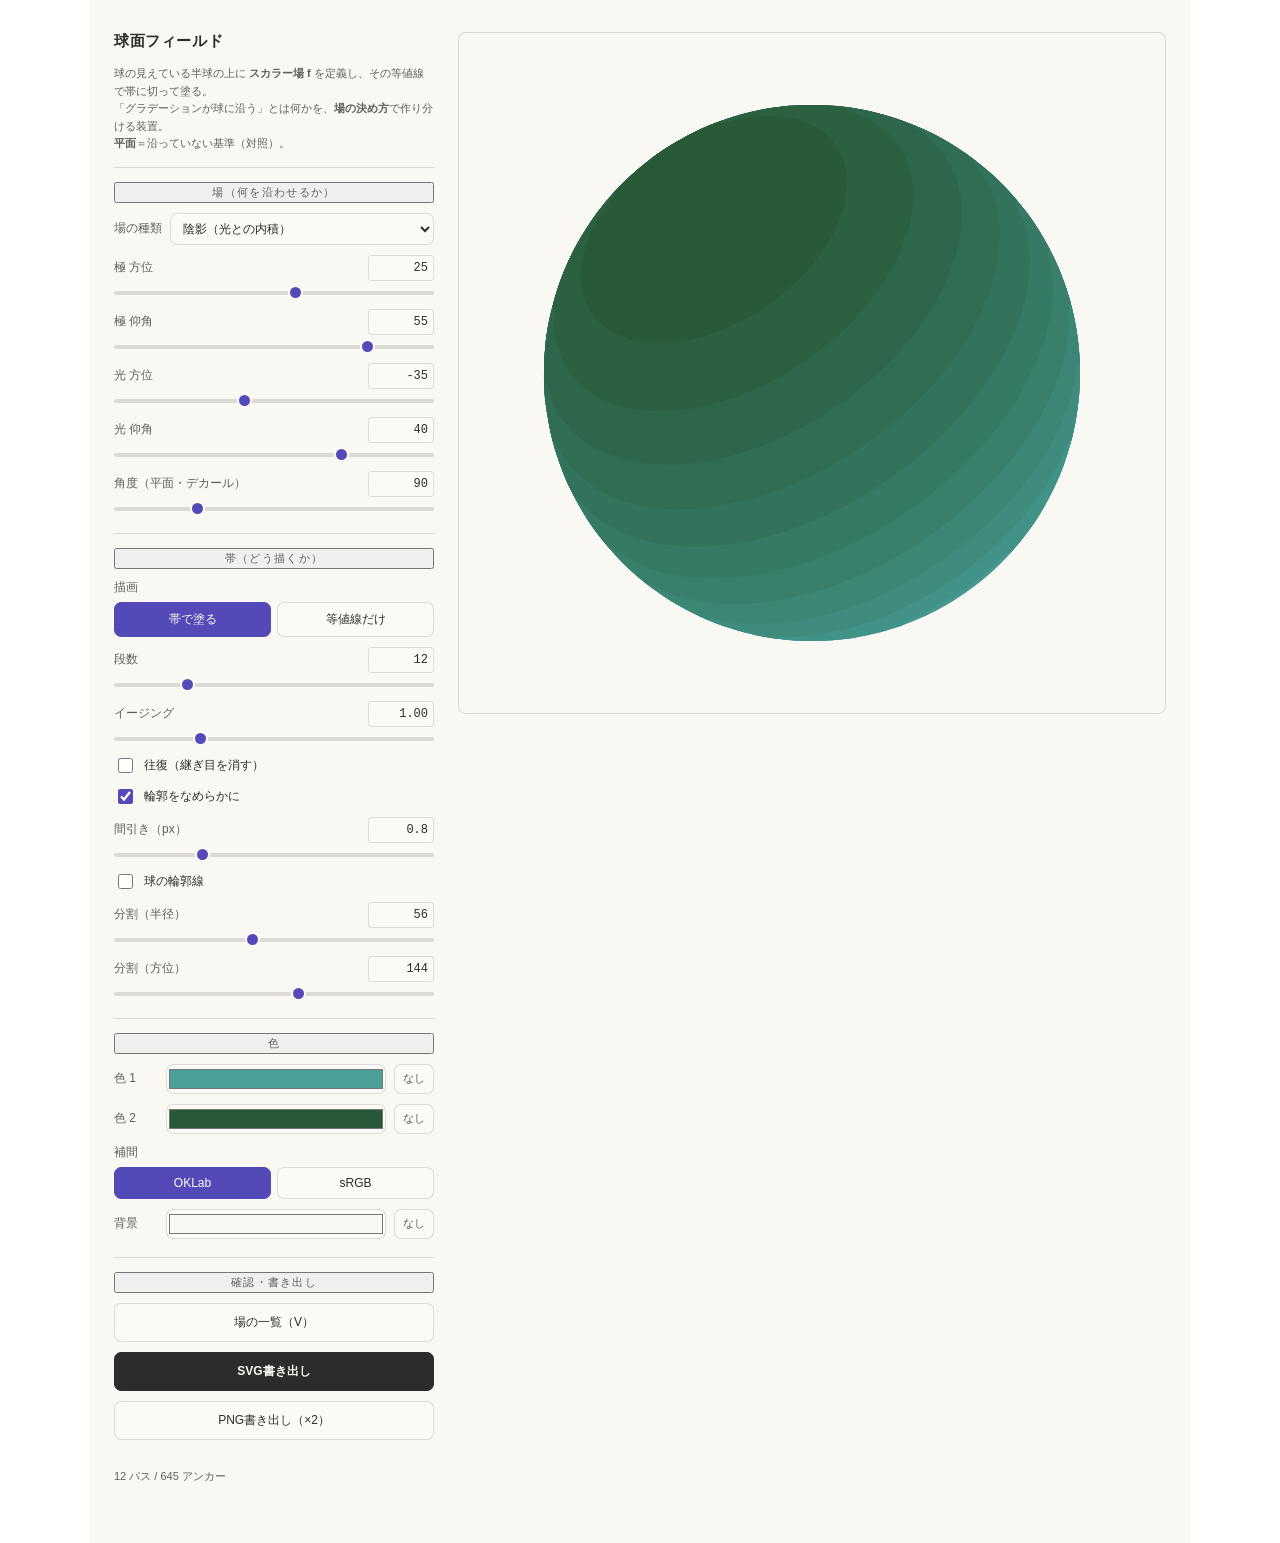
<file: sphere-surface/index.html>
<!doctype html>
<html data-sm-build="0d19943・2026-11-05 22:19" data-sm-app="sphere-surface" lang="ja">
<head>
<meta charset="utf-8">
<meta name="viewport" content="width=device-width, initial-scale=1">
<title>球面パターン</title>
<link rel="stylesheet" href="_ext/000_kit/studio.css">
<style>
  body { margin: 0; }
  /* ステージは画面内に収める（縦スクロールで球が切れないように） */
  .studio-stage { position: sticky; top: 24px; align-self: start; }
  .studio-stage svg { max-height: calc(100vh - 120px); width: auto; }
  .note { font-size: 11px; line-height: 1.6; color: var(--muted); margin: 6px 0 10px; }
  .stat { font-size: 11px; color: var(--muted); }
  /* 一覧モーダル */
  .vmodal { position: fixed; inset: 0; background: rgba(0,0,0,.55); display: none;
            place-items: center; z-index: 50; }
  .vmodal.open { display: grid; }
  .vbox { background: var(--panel); border-radius: var(--radius); padding: 18px;
          width: min(1150px, 94vw); max-height: 92vh; overflow: auto; }
  .vgrid { display: grid; grid-template-columns: repeat(auto-fit, minmax(200px, 1fr)); gap: 14px; }
  .vcell { text-align: center; }
  .vcell svg { width: 100%; height: auto; display: block; border-radius: 6px; }
  .vcell b { font-size: 12px; display: block; margin-top: 6px; }
  .vcell span { font-size: 10px; color: var(--muted); }
  .vhead { display: flex; justify-content: space-between; align-items: baseline; margin-bottom: 12px; }
  .vhead h2 { font-size: 14px; margin: 0; }
  .vhead button { font: inherit; font-size: 12px; cursor: pointer; background: none;
                  border: 1px solid var(--line); border-radius: 6px; padding: 4px 10px; color: var(--ink); }
</style>
<link rel="manifest" href="manifest.webmanifest">
<link rel="apple-touch-icon" href="icon-180.png">
<link rel="icon" href="icon-192.png">
<link rel="stylesheet" href="_ext/000_kit/studio-mobile.css?v=84a22e17">
</head>
<body>
<div class="studio-app">
  <aside class="studio-panel" id="panel">
    <h1>球面フィールド</h1>
    <p class="note">
      球の見えている半球の上に <b>スカラー場 f</b> を定義し、その等値線で帯に切って塗る。<br>
      「グラデーションが球に沿う」とは何かを、<b>場の決め方</b>で作り分ける装置。<br>
      <b>平面</b>＝沿っていない基準（対照）。
    </p>
  </aside>
  <main class="studio-stage">
    <svg id="art" viewBox="0 0 640 640" width="640" height="640" xmlns="http://www.w3.org/2000/svg"></svg>
  </main>
</div>

<div class="vmodal" id="vmodal">
  <div class="vbox">
    <div class="vhead">
      <h2>場の一覧（同じ色・同じ段数）</h2>
      <button id="vclose">閉じる（Esc）</button>
    </div>
    <div class="vgrid" id="vgrid"></div>
  </div>
</div>

<script src="_ext/000_kit/studio-kit.js"></script>
<script>
/* ============================================================================
   球面フィールド — 球（台A）に スカラー場（B）を沿わせる
   ---------------------------------------------------------------------------
   設計の核:
   1. 可視半球を「視線方向を極とする極座標」でグリッド化する。
      正射影すると画面上のちょうど同心円グリッドになるので、
      球のシルエット（円）がグリッドの外周と厳密に一致する = クリップ不要。
   2. 各セルの法線 n から スカラー場 f(n) ∈ [0,1] を計算する。
      場の決め方を差し替えることが、そのまま「沿わせ方」の違いになる。
   3. f を steps 段に量子化し、同じ段のセル群の輪郭を追跡して 1バンド = 1パス にする。
      （Illustrator でアンカーが暴れないための輪郭追跡。059_sphere-cloth と同じ考え方）
   ========================================================================== */

var SVGNS = 'http://www.w3.org/2000/svg';
var art = document.getElementById('art');
var W = 640, H = 640, CX = 320, CY = 320, R = 268;
var DEG = Math.PI / 180;

/* ---------- 色: OKLab 補間（sRGB 直線補間の濁りを避ける） ---------- */
function hex2rgb(h){ h = h.replace('#',''); if(h.length===3) h = h[0]+h[0]+h[1]+h[1]+h[2]+h[2];
  return [parseInt(h.slice(0,2),16)/255, parseInt(h.slice(2,4),16)/255, parseInt(h.slice(4,6),16)/255]; }
function rgb2hex(c){ var to=function(v){ v=Math.round(Math.max(0,Math.min(1,v))*255);
  return v.toString(16).padStart(2,'0'); }; return '#'+to(c[0])+to(c[1])+to(c[2]); }
function srgb2lin(v){ return v <= 0.04045 ? v/12.92 : Math.pow((v+0.055)/1.055, 2.4); }
function lin2srgb(v){ return v <= 0.0031308 ? v*12.92 : 1.055*Math.pow(v, 1/2.4) - 0.055; }
function rgb2oklab(c){
  var r = srgb2lin(c[0]), g = srgb2lin(c[1]), b = srgb2lin(c[2]);
  var l = Math.cbrt(0.4122214708*r + 0.5363325363*g + 0.0514459929*b);
  var m = Math.cbrt(0.2119034982*r + 0.6806995451*g + 0.1073969566*b);
  var s = Math.cbrt(0.0883024619*r + 0.2817188376*g + 0.6299787005*b);
  return [0.2104542553*l + 0.7936177850*m - 0.0040720468*s,
          1.9779984951*l - 2.4285922050*m + 0.4505937099*s,
          0.0259040371*l + 0.7827717662*m - 0.8086757660*s];
}
function oklab2rgb(c){
  var l = c[0] + 0.3963377774*c[1] + 0.2158037573*c[2];
  var m = c[0] - 0.1055613458*c[1] - 0.0638541728*c[2];
  var s = c[0] - 0.0894841775*c[1] - 1.2914855480*c[2];
  l = l*l*l; m = m*m*m; s = s*s*s;
  return [lin2srgb( 4.0767416621*l - 3.3077115913*m + 0.2309699292*s),
          lin2srgb(-1.2684380046*l + 2.6097574011*m - 0.3413193965*s),
          lin2srgb(-0.0041960863*l - 0.7034186147*m + 1.7076147010*s)];
}
function mixColor(a, b, t, space){
  if (space === 'oklab') {
    var A = rgb2oklab(hex2rgb(a)), B = rgb2oklab(hex2rgb(b));
    return rgb2hex(oklab2rgb([A[0]+(B[0]-A[0])*t, A[1]+(B[1]-A[1])*t, A[2]+(B[2]-A[2])*t]));
  }
  var P = hex2rgb(a), Q = hex2rgb(b);
  return rgb2hex([P[0]+(Q[0]-P[0])*t, P[1]+(Q[1]-P[1])*t, P[2]+(Q[2]-P[2])*t]);
}

/* ---------- 方向ベクトル（方位az / 仰角el、az=0,el=0 は視線方向＝正面） ---------- */
function dir(azDeg, elDeg){
  var a = azDeg*DEG, e = elDeg*DEG;
  return [Math.cos(e)*Math.sin(a), Math.sin(e), Math.cos(e)*Math.cos(a)];
}
function dot(a,b){ return a[0]*b[0] + a[1]*b[1] + a[2]*b[2]; }
function cross(a,b){ return [a[1]*b[2]-a[2]*b[1], a[2]*b[0]-a[0]*b[2], a[0]*b[1]-a[1]*b[0]]; }
function norm(a){ var l = Math.hypot(a[0],a[1],a[2]) || 1; return [a[0]/l, a[1]/l, a[2]/l]; }

/* ---------- スカラー場 f(n) ∈ [0,1] ----------
   ここが「沿わせ方」の本体。5種は次の2系統に分かれる:
     外在的（空間の向きで決まる / 球の"表面"を参照しない）… shade
     内在的（球面上の座標に沿う / 経緯度に貼り付く）      … colat, lon, decal
     対照（そもそも沿っていない・画面の平面グラデ）        … plane
*/
function makeField(v){
  var p = norm(dir(v.axisAz, v.axisEl));      // 極の向き
  var L = norm(dir(v.lightAz, v.lightEl));    // 光の向き
  // 極 p に直交する基準フレーム（経度の 0 を決める）
  var seed0 = Math.abs(p[1]) > 0.99 ? [0,0,1] : [0,1,0];
  var U = norm([seed0[0]-p[0]*dot(seed0,p), seed0[1]-p[1]*dot(seed0,p), seed0[2]-p[2]*dot(seed0,p)]);
  var Vv = cross(p, U);
  var pa = v.planeAngle*DEG, ca = Math.cos(pa), sa = Math.sin(pa);

  return function(n, sx, sy){
    var f;
    switch (v.field) {
      case 'plane':  // 対照: 球と無関係な画面の平面グラデ（正射影後の x,y だけで決まる）
        f = 0.5 + (sx*ca + sy*sa) / 2; break;
      case 'shade':  // 外在的: 光との内積（ランバート）
        f = (dot(n, L) + 1) / 2; break;
      case 'colat':  // 内在的: 極からの角度＝緯度帯
        f = Math.acos(Math.max(-1, Math.min(1, dot(n, p)))) / Math.PI; break;
      case 'lon': {  // 内在的: 極まわりの方位＝経度帯
        var ang = Math.atan2(dot(n, Vv), dot(n, U));
        f = ang / (2*Math.PI) + 0.5; break;
      }
      case 'decal': {// 内在的: 経緯度を UV とみなして平面グラデを貼る（デカール）
        var a2 = Math.atan2(dot(n, Vv), dot(n, U));
        var u = a2 / (2*Math.PI) + 0.5;
        var w = Math.acos(Math.max(-1, Math.min(1, dot(n, p)))) / Math.PI;
        f = 0.5 + ((u-0.5)*ca + (w-0.5)*sa); break;
      }
      default: f = 0.5;
    }
    return Math.max(0, Math.min(1, f));
  };
}

/* ---------- 可視半球のグリッド ----------
   i: 中心からの半径ステップ 0..M（画面半径 r = R*i/M、法線の極角 t = asin(i/M)）
   j: 方位 0..N-1（周期）
   → 正射影で画面上の同心円グリッドに一致し、i=M がシルエット円そのものになる。
*/
function buildGrid(v){
  var M = v.rad, N = v.seg;
  var P = [], NM = [];
  for (var i = 0; i <= M; i++){
    var rowP = new Array(N), rowN = new Array(N);
    var rr = R * (i/M), t = Math.asin(Math.min(1, i/M));
    for (var j = 0; j < N; j++){
      var s = (j/N) * Math.PI*2;
      rowP[j] = { x: CX + rr*Math.cos(s), y: CY - rr*Math.sin(s) };
      rowN[j] = [Math.sin(t)*Math.cos(s), Math.sin(t)*Math.sin(s), Math.cos(t)];
    }
    P.push(rowP); NM.push(rowN);
  }
  return { P: P, N: N, M: M };
}

/* ---------- 画面座標から場を引く ----------
   可視半球は画面の円に 1:1 で写るので、場は画面座標 (x,y) の関数として扱える。
   これで等値線への投影を「画面上の勾配降下」として素直に書ける。
*/
function makeScreenField(v){
  var field = makeField(v), gam = v.gamma;
  var F = function(x, y){
    var dx = (x - CX) / R, dy = (CY - y) / R;
    var rn = Math.hypot(dx, dy);
    if (rn > 1) { dx /= rn; dy /= rn; rn = 1; }   // 球の外はシルエット上にクランプ
    var t = Math.asin(Math.min(1, rn));
    var s = Math.atan2(dy, dx);
    var n = [Math.sin(t)*Math.cos(s), Math.sin(t)*Math.sin(s), Math.cos(t)];
    var f = field(n, dx, dy);
    if (v.mirror) f = 1 - Math.abs(2*f - 1);   // 往復（三角波）にすると継ぎ目が消える
    return gam !== 1 ? Math.pow(f, gam) : f;
  };
  // 経度は 0 と 1 が地続き（方位角の継ぎ目）。差分を周期 1 で最短にとらないと
  // 継ぎ目で勾配が爆発して投影が飛ぶ。往復にした場合は連続なので不要。
  F.periodic = (v.field === 'lon') && !v.mirror;
  return F;
}

/* 頂点を等値線 f = level の上へ寄せる（画面上での 1 回のニュートン投影）。
   これをやらないとバンドの境界がセル単位の階段になる。 */
function projectToLevel(p, F, level, maxMove){
  var h = 0.6;
  // シルエット（球の縁）上の点は動かさない。ここを寄せると円弧が等値線に潰れて
  // 輪郭が三角形になる（領域が縁で閉じるとき、縁は等値線ではなく境界だから）。
  if (Math.hypot(p.x-CX, p.y-CY) >= R - 0.001) return p;
  var wd = F.periodic ? function(d){ return d - Math.round(d); } : function(d){ return d; };
  for (var it = 0; it < 2; it++){
    var f0 = F(p.x, p.y);
    var gx = wd(F(p.x+h, p.y) - F(p.x-h, p.y)) / (2*h);
    var gy = wd(F(p.x, p.y+h) - F(p.x, p.y-h)) / (2*h);
    var g2 = gx*gx + gy*gy;
    if (g2 < 1e-12) break;
    var k = wd(level - f0) / g2;
    // 移動量がセル 1 個分を大きく超えるなら、それは近傍の等値線ではない
    // （経度の場の極のように勾配が消える特異点で起きる）。動かさない方が安全。
    if (Math.abs(k) * Math.sqrt(g2) > maxMove) break;
    var nx = p.x + k*gx, ny = p.y + k*gy;
    // 球の外へ出たらシルエット円上に戻す
    var dx = nx - CX, dy = ny - CY, d = Math.hypot(dx, dy);
    if (d > R) { nx = CX + dx/d*R; ny = CY + dy/d*R; }
    if (!isFinite(nx) || !isFinite(ny)) break;
    p = { x: nx, y: ny };
  }
  return p;
}

/* ---------- レベルセット {f >= level} の輪郭追跡 ----------
   バンドを個別に切り出すのではなく、包含関係にある領域を大きい順に重ね塗りする。
   {f>=level} は level が上がるほど必ず小さくなるので、どんな場でも入れ子が保証される。
   境界エッジだけを集めてループに繋ぐ。中心（i=0）は 1 点に縮退するので単一 ID に潰す。
*/
function cellField(g, F){
  var M = g.M, N = g.N, cf = [];
  for (var i = 0; i < M; i++){
    var row = new Float64Array(N), rr = (i+0.5)/M;
    for (var j = 0; j < N; j++){
      var s = ((j+0.5)/N) * Math.PI*2;
      row[j] = F(CX + R*rr*Math.cos(s), CY - R*rr*Math.sin(s));
    }
    cf.push(row);
  }
  return cf;
}

function traceLevel(g, cf, F, level, simplifyEps){
  var M = g.M, N = g.N, P = g.P;
  var inSet = function(i, j){
    if (i < 0 || i >= M) return false;
    return cf[i][((j % N) + N) % N] >= level;
  };
  var vid = function(i, j){ return i === 0 ? -1 : i*(N+1) + (((j % N) + N) % N); };
  var pos = function(i, j){ return P[i][((j % N) + N) % N]; };

  var edges = new Map();
  var add = function(ai, aj, bi, bj){
    var va = vid(ai,aj), vb = vid(bi,bj); if (va === vb) return;
    var k = va < vb ? va+'|'+vb : vb+'|'+va;
    if (!edges.has(k)) edges.set(k, [va, vb, pos(ai,aj), pos(bi,bj)]);
  };
  for (var i = 0; i < M; i++) for (var j = 0; j < N; j++){
    if (!inSet(i,j)) continue;
    if (!inSet(i+1,j))  add(i+1, j, i+1, j+1);   // 外側の辺
    if (!inSet(i-1,j))  add(i,   j, i,   j+1);   // 内側の辺（i=0 は縮退して消える）
    if (!inSet(i,j-1))  add(i,   j, i+1, j);     // 方位まわりの辺
    if (!inSet(i,j+1))  add(i, j+1, i+1, j+1);
  }
  var adj = new Map(), posOf = new Map();
  edges.forEach(function(e){
    var va = e[0], vb = e[1];
    if (!adj.has(va)) adj.set(va, []); adj.get(va).push(vb);
    if (!adj.has(vb)) adj.set(vb, []); adj.get(vb).push(va);
    posOf.set(va, e[2]); posOf.set(vb, e[3]);
  });
  var used = new Set(), loops = [];
  edges.forEach(function(e, k0){
    if (used.has(k0)) return;
    used.add(k0);
    var loop = [e[0], e[1]], cur = e[1], start = e[0], guard = 0;
    while (guard++ < 400000){
      var nbrs = adj.get(cur) || [], nxt = null;
      for (var q = 0; q < nbrs.length; q++){
        var n2 = nbrs[q], k = cur < n2 ? cur+'|'+n2 : n2+'|'+cur;
        if (!used.has(k)) { nxt = n2; used.add(k); break; }
      }
      if (nxt === null || nxt === start) break;
      loop.push(nxt); cur = nxt;
    }
    if (loop.length >= 3) loops.push(loop.map(function(id){ return posOf.get(id); }).filter(Boolean));
  });
  // セル境界のままだと階段になるので、各頂点を等値線 f = level 上へ寄せる
  var maxMove = 1.4 * Math.max(R/M, 2*Math.PI*R/N);
  return loops.map(function(pts){
    return simplifyLoop(pts.map(function(p){ return projectToLevel(p, F, level, maxMove); }), simplifyEps);
  });
}

/* ---------- 輪郭の間引き（Ramer–Douglas–Peucker） ----------
   投影後の輪郭は滑らかなので、直線に近いところの点は落としてよい。
   Illustrator で扱えるアンカー数（1 段あたり数十）に落とすのが目的。
*/
function segDist(p, a, b){
  var vx = b.x-a.x, vy = b.y-a.y, wx = p.x-a.x, wy = p.y-a.y;
  var L2 = vx*vx + vy*vy;
  var t = L2 > 0 ? Math.max(0, Math.min(1, (wx*vx + wy*vy)/L2)) : 0;
  return Math.hypot(wx - t*vx, wy - t*vy);
}
function rdp(pts, eps){
  if (pts.length < 3) return pts.slice();
  var a = pts[0], b = pts[pts.length-1], maxD = -1, idx = -1;
  for (var i = 1; i < pts.length-1; i++){
    var d = segDist(pts[i], a, b);
    if (d > maxD) { maxD = d; idx = i; }
  }
  if (maxD > eps){
    return rdp(pts.slice(0, idx+1), eps).slice(0, -1).concat(rdp(pts.slice(idx), eps));
  }
  return [a, b];
}
function simplifyLoop(pts, eps){
  if (eps <= 0 || pts.length < 8) return pts;
  var open = pts.concat([pts[0]]);          // 閉ループを開曲線として扱う
  var keep = rdp(open, eps);
  keep.pop();
  return keep.length >= 3 ? keep : pts;
}

function loopsToPath(loops, smooth){
  var d = '';
  for (var q = 0; q < loops.length; q++){
    var pts = loops[q]; if (pts.length < 3) continue;
    if (smooth){
      var n = pts.length;
      d += 'M' + pts[0].x.toFixed(2) + ' ' + pts[0].y.toFixed(2);
      for (var i = 0; i < n; i++){
        var p0 = pts[(i-1+n)%n], p1 = pts[i], p2 = pts[(i+1)%n], p3 = pts[(i+2)%n];
        d += 'C' + (p1.x+(p2.x-p0.x)/6).toFixed(2) + ' ' + (p1.y+(p2.y-p0.y)/6).toFixed(2)
           + ' ' + (p2.x-(p3.x-p1.x)/6).toFixed(2) + ' ' + (p2.y-(p3.y-p1.y)/6).toFixed(2)
           + ' ' + p2.x.toFixed(2) + ' ' + p2.y.toFixed(2);
      }
      d += 'Z';
    } else {
      d += 'M' + pts.map(function(p){ return p.x.toFixed(2)+' '+p.y.toFixed(2); }).join('L') + 'Z';
    }
  }
  return d;
}

/* ---------- SVG 組み立て ---------- */
var lastStats = { paths: 0, anchors: 0 };

function buildMarkup(v){
  var g = buildGrid(v);
  var F = makeScreenField(v);
  var cf = cellField(g, F);
  var body = [], nPaths = 0, nAnch = 0;
  var col = function(k){ return mixColor(v.c1, v.c2, v.steps === 1 ? 0.5 : k/(v.steps-1), v.space); };

  // 最下段の色で球全体を塗り、その上に {f >= level} を小さくなる順に重ねる。
  // レベルセットは必ず入れ子になるので、バンドを引き算せずに正しい段彩になる。
  if (v.render !== 'contour'){
    body.push('<circle cx="'+CX+'" cy="'+CY+'" r="'+R+'" fill="'+col(0)+'"/>');
    nPaths++;
  }

  for (var k = 1; k < v.steps; k++){
    var level = k / v.steps;
    var loops = traceLevel(g, cf, F, level, v.simplify);
    if (!loops.length) continue;
    var d = loopsToPath(loops, v.smooth);
    if (!d) continue;
    if (v.render === 'contour'){
      body.push('<path d="'+d+'" fill="none" stroke="'+v.c2+'" stroke-width="1.2"/>');
    } else {
      body.push('<path d="'+d+'" fill="'+col(k)+'" fill-rule="evenodd"/>');
    }
    nPaths++; nAnch += (d.match(/[CLM]/g) || []).length;
  }

  if (v.silhouette){
    body.push('<circle cx="'+CX+'" cy="'+CY+'" r="'+R+'" fill="none" stroke="'+v.c2+'" stroke-width="1.5"/>');
    nPaths++;
  }
  lastStats = { paths: nPaths, anchors: nAnch };
  return body.join('');
}

function render(v){
  document.querySelector('.studio-stage').style.background = v.bg;
  art.innerHTML = buildMarkup(v);
  var el = document.getElementById('stat');
  if (el) el.textContent = lastStats.paths + ' パス / ' + lastStats.anchors + ' アンカー';
}

/* ---------- 場ぜんぶ一覧 ---------- */
var FIELD_LABEL = {
  plane: ['平面（対照）', '球と無関係・画面のグラデ'],
  shade: ['陰影', '外在的・光との内積'],
  colat: ['緯度', '内在的・極からの角度'],
  lon:   ['経度', '内在的・極まわりの方位'],
  decal: ['デカール', '内在的・経緯度に貼る']
};
function openVariants(v){
  var grid = document.getElementById('vgrid');
  grid.innerHTML = '';
  ['plane','shade','colat','lon','decal'].forEach(function(f){
    var tmp = {}; for (var k in v) tmp[k] = v[k];
    tmp.field = f; tmp.rad = Math.min(v.rad, 48); tmp.seg = Math.min(v.seg, 96);
    var cell = document.createElement('div');
    cell.className = 'vcell';
    cell.innerHTML = '<svg viewBox="0 0 640 640" xmlns="http://www.w3.org/2000/svg" '
      + 'style="background:'+v.bg+'">' + buildMarkup(tmp) + '</svg>'
      + '<b>' + FIELD_LABEL[f][0] + '</b><span>' + FIELD_LABEL[f][1] + '</span>';
    cell.onclick = function(){ values.set('field', f); closeVariants(); };
    grid.appendChild(cell);
  });
  document.getElementById('vmodal').classList.add('open');
  render(v); // 一覧生成で lastStats を汚したので本体を描き直す
}
function closeVariants(){ document.getElementById('vmodal').classList.remove('open'); }
document.getElementById('vclose').onclick = closeVariants;
document.addEventListener('keydown', function(e){
  if (e.key === 'Escape') closeVariants();
  if (e.key === 'v' || e.key === 'V') openVariants(values);
});

/* ---------- パネル ---------- */
var values = Studio.panel('#panel', [
  { type: 'group', label: '場（何を沿わせるか）' },
  { type: 'select', key: 'field', label: '場の種類', value: 'shade', options: [
      { value: 'plane', label: '平面（対照・沿っていない）' },
      { value: 'shade', label: '陰影（光との内積）' },
      { value: 'colat', label: '緯度（極からの角度）' },
      { value: 'lon',   label: '経度（極まわりの方位）' },
      { value: 'decal', label: 'デカール（経緯度に貼る）' } ] },
  { type: 'range', key: 'axisAz', label: '極 方位', min: -180, max: 180, step: 1, value: 25 },
  { type: 'range', key: 'axisEl', label: '極 仰角', min: -90, max: 90, step: 1, value: 55 },
  { type: 'range', key: 'lightAz', label: '光 方位', min: -180, max: 180, step: 1, value: -35 },
  { type: 'range', key: 'lightEl', label: '光 仰角', min: -90, max: 90, step: 1, value: 40 },
  { type: 'range', key: 'planeAngle', label: '角度（平面・デカール）', min: 0, max: 360, step: 1, value: 90 },

  { type: 'group', label: '帯（どう描くか）' },
  { type: 'toggle', key: 'render', label: '描画', value: 'bands', options: [
      { value: 'bands', label: '帯で塗る' }, { value: 'contour', label: '等値線だけ' } ] },
  { type: 'range', key: 'steps', label: '段数', min: 2, max: 48, step: 1, value: 12 },
  { type: 'range', key: 'gamma', label: 'イージング', min: 0.3, max: 3, step: 0.05, value: 1, decimals: 2 },
  { type: 'checkbox', key: 'mirror', label: '往復（継ぎ目を消す）', value: false },
  { type: 'checkbox', key: 'smooth', label: '輪郭をなめらかに', value: true },
  { type: 'range', key: 'simplify', label: '間引き（px）', min: 0, max: 3, step: 0.1, value: 0.8, decimals: 1 },
  { type: 'checkbox', key: 'silhouette', label: '球の輪郭線', value: false },
  { type: 'range', key: 'rad', label: '分割（半径）', min: 8, max: 120, step: 1, value: 56 },
  { type: 'range', key: 'seg', label: '分割（方位）', min: 12, max: 240, step: 4, value: 144 },

  { type: 'group', label: '色' },
  { type: 'color', key: 'c1', label: '色 1', value: '#48A099' },
  { type: 'color', key: 'c2', label: '色 2', value: '#285A39' },
  { type: 'toggle', key: 'space', label: '補間', value: 'oklab', options: [
      { value: 'oklab', label: 'OKLab' }, { value: 'srgb', label: 'sRGB' } ] },
  { type: 'color', key: 'bg', label: '背景', value: '#FAF8F2' },

  { type: 'group', label: '確認・書き出し' },
  { type: 'button', label: '場の一覧（V）', onClick: function(v){ openVariants(v); } },
  { type: 'button', label: 'SVG書き出し', primary: true, onClick: function(v){
      Studio.exportSVG(art, { name: 'sphere-field_' + v.field + '_' + v.steps, background: v.bg }); } },
  { type: 'button', label: 'PNG書き出し（×2）', onClick: function(v){
      Studio.exportPNG(art, { name: 'sphere-field_' + v.field, scale: 2, bg: v.bg }); } }
], render);

// パス数の表示欄をパネル末尾に足す（定型でない UI は生 DOM で足す = kit の二層設計）
var statEl = document.createElement('p');
statEl.className = 'stat'; statEl.id = 'stat';
document.getElementById('panel').appendChild(statEl);
render(values);
</script>
<script src="_ext/000_kit/studio-vault.js?v=e272fbb8"></script>
<script src="_ext/000_kit/studio-mobile.js?v=c255229c"></script>
<script>
/* studio-apps: オフライン用の登録。https か localhost の時だけ動く */
(function(){
  if(!('serviceWorker' in navigator)) return;
  if(!(location.protocol === 'https:' || location.hostname === 'localhost' || location.hostname === '127.0.0.1')) return;
  navigator.serviceWorker.register('sw.js').then(function(){ return navigator.serviceWorker.ready; })
    .then(function(){
      console.info('studio-apps: オフライン準備完了');
      if(navigator.storage && navigator.storage.persist){
        navigator.storage.persist().then(function(ok){ console.info('studio-apps: 永続化 ' + (ok ? '許可' : '未許可')); });
      }
    })
    .catch(function(err){ console.info('studio-apps: オフライン準備に失敗', err); });
})();
</script>
</body>
</html>
</file>
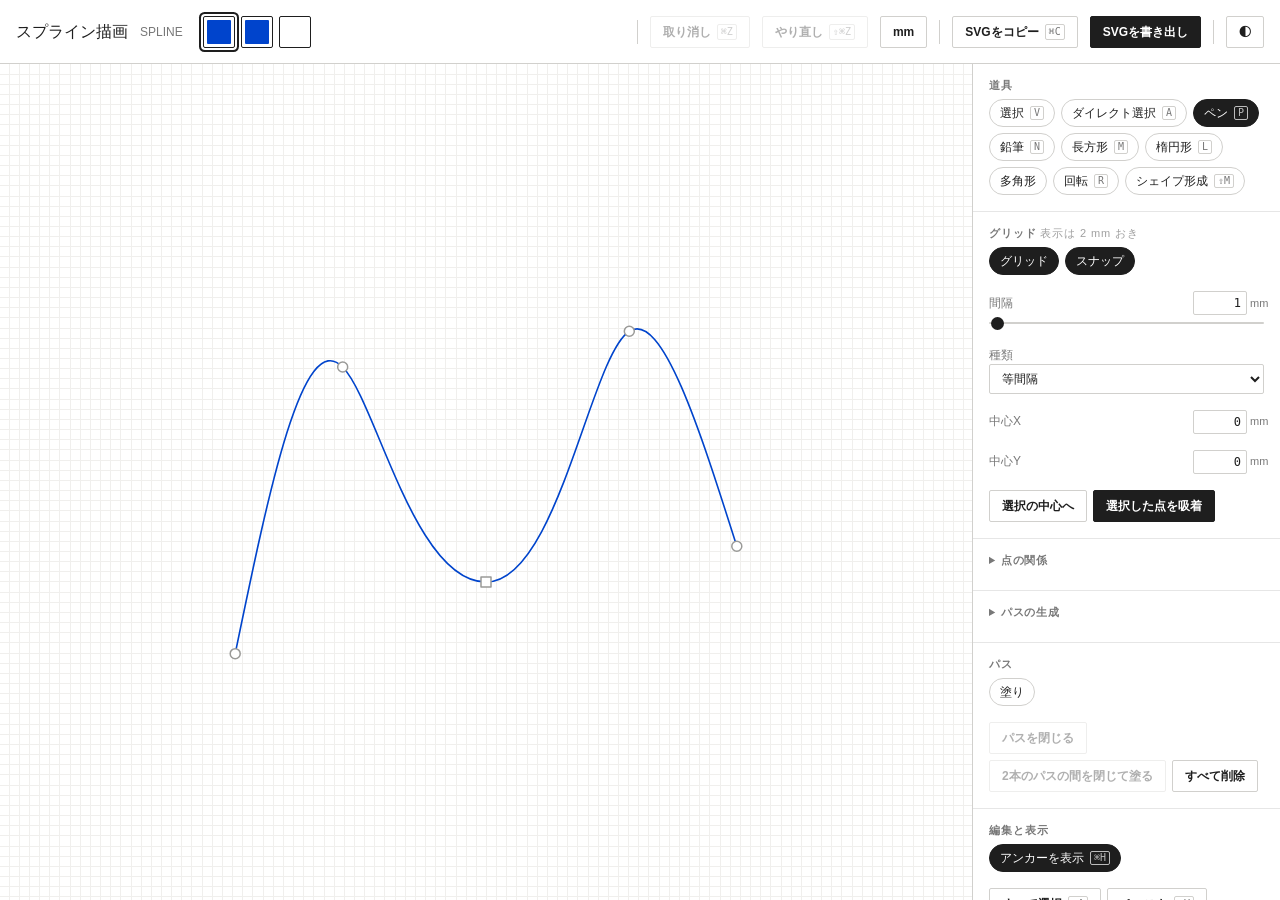
<file: spline-draw/index.html>
<!doctype html>
<html data-sm-build="b4f1dea・2026-11-05 22:19" data-sm-app="spline-draw" lang="ja" data-theme="light">
<head>
<meta charset="utf-8">
<meta name="viewport" content="width=device-width,initial-scale=1,maximum-scale=1,user-scalable=no,viewport-fit=cover">
<meta name="apple-mobile-web-app-capable" content="yes">
<meta name="mobile-web-app-capable" content="yes">
<meta name="apple-mobile-web-app-status-bar-style" content="default">
<meta name="apple-mobile-web-app-title" content="スプライン">
<meta name="theme-color" content="#ffffff">
<meta name="studio-spec" content="type:描いて増やす">
<title>スプライン描画</title>
<link rel="manifest" href="manifest.webmanifest">
<link rel="stylesheet" href="_ext/000_kit/studio-tokens.css?v=0.7.8">
<style>
/* ── Serendie Design System / design token（135_放射パターン v2.1 が正典） ── */
:root{
  /* 色と文字は 000_kit/studio-tokens.css（--t-*）に従う（006 §6 非kit UI）。骨格（右パネル・道具の並び）は独自 */
  --surface:var(--t-paper);
  --surfaceContainer:#FAFAFA;
  --surfaceContainerDim:#F5F5F5;
  --surfaceDim:var(--t-stage);
  --onSurface:var(--t-ink);
  --onSurfaceVariant:var(--t-muted);
  --outline:#D1D0CD;
  --outlineBright:var(--t-hair);
  --outlineDim:#8C8B87;
  --primary:var(--t-ink);
  --onPrimary:#FFFFFF;
  --hovered:#0000000D;
  --disabled:#F0F0F0;

  --sp-2xs:4px; --sp-xs:8px; --sp-s:12px; --sp-m:16px; --sp-l:20px; --sp-xl:24px;
  --r-xs:2px; --r-s:var(--t-radius); --r-m:8px; --r-full:9999px;
  --bd:var(--t-line);

  --pad:16px;

  --font:"Noto Sans JP",-apple-system,BlinkMacSystemFont,"Hiragino Sans",sans-serif;
  --mono:ui-monospace,SFMono-Regular,Menlo,monospace;
}
[data-theme="dark"]{
  --surface:#141414;
  --surfaceContainer:#2E2E2E;
  --surfaceContainerDim:#474747;
  --surfaceDim:#141414;
  --onSurface:#E4E4E3;
  --onSurfaceVariant:#B1B0AE;
  --outline:#575757;
  --outlineBright:#424242;
  --outlineDim:#8C8B87;
  --primary:#C0CFFD;
  --onPrimary:#000000;
  --hovered:#FFFFFF0D;
  --disabled:#31312F;
}
*{box-sizing:border-box;margin:0;padding:0;-webkit-tap-highlight-color:transparent}
html,body{height:100%}
body{
  background:var(--surfaceDim);color:var(--onSurface);
  font:400 13px/1.6 var(--font);
  -webkit-font-smoothing:antialiased;overflow:hidden;overscroll-behavior:none;
  display:flex;flex-direction:column;
  padding:env(safe-area-inset-top) env(safe-area-inset-right) env(safe-area-inset-bottom) env(safe-area-inset-left);
}
:focus-visible{outline:2px solid var(--primary);outline-offset:2px;border-radius:var(--r-xs)}
@media (prefers-reduced-motion:reduce){*{transition:none!important}}

/* ── app bar（書き出しはここに集約。006_ツールの規格 §6） ─────────── */
[hidden]{display:none!important}
#bar{
  flex:0 0 auto;height:var(--t-bar-h,52px);display:flex;align-items:center;gap:var(--sp-s);
  padding:0 var(--sp-m);background:var(--surface);
  border-bottom:var(--bd) solid var(--outline);
}
#bar .name{font:var(--t-w-name,700) var(--t-fs-name,14px)/1.6 var(--font);white-space:nowrap}
#bar .sub{font:400 12px/1 var(--font);color:var(--onSurfaceVariant);white-space:nowrap}
#bar .fill{flex:1}
#bar .sep{width:var(--bd);height:24px;background:var(--outline);flex:0 0 auto}
.btn{
  height:var(--t-btn-h,32px);padding:0 var(--sp-s);border-radius:var(--r-s);
  border:var(--bd) solid var(--outline);background:var(--surface);color:var(--onSurface);
  font:var(--t-w-btn,400) var(--t-fs-btn,12px)/1 var(--font);cursor:pointer;display:inline-flex;align-items:center;gap:6px;white-space:nowrap;
}
.btn:hover{background:var(--hovered)}
.btn:disabled{opacity:.35;cursor:default}
.btn:disabled:hover{background:var(--surface)}
.btn.primary{background:var(--primary);color:var(--onPrimary);border-color:var(--primary)}
.btn.primary:hover{opacity:.88}
.btn kbd{font:400 10px/1 var(--mono);color:var(--onSurfaceVariant);border:var(--bd) solid var(--outline);border-radius:var(--r-xs);padding:2px 3px}
.btn.primary kbd{color:var(--onPrimary);border-color:currentColor;opacity:.7}

/* ── layout（139固有: キャンバス全面。#board は使わない） ──────────── */
#main{flex:1 1 auto;display:flex;min-height:0}
#stage{flex:1;position:relative;min-width:0;padding:0;background:#fff}
#cv{position:absolute;inset:0;width:100%;height:100%;touch-action:none;display:block}

#panel{
  width:308px;flex:0 0 308px;background:var(--surface);
  border-left:var(--bd) solid var(--outline);overflow-y:auto;overscroll-behavior:contain;
}
#panel::-webkit-scrollbar{width:10px}
#panel::-webkit-scrollbar-thumb{background:var(--outlineBright);border-radius:var(--r-full);border:3px solid var(--surface)}

/* ── section ─────────────────────────────────────────────────────────── */
.sec{padding:var(--pad) var(--sp-m);border-bottom:var(--bd) solid var(--outlineBright)}
.sec > h2{font:700 11px/1 var(--font);color:var(--onSurfaceVariant);margin-bottom:var(--sp-xs);letter-spacing:.08em}
.sec > summary{font:700 11px/1 var(--font);color:var(--onSurfaceVariant);margin-bottom:var(--sp-xs);letter-spacing:.08em;cursor:pointer}
.sec.off{display:none}

/* chips（トグル・切り替え・道具。ボタンの列としても流用する） */
.chips{display:flex;flex-wrap:wrap;gap:6px}
.chip{
  height:28px;padding:0 10px;border-radius:var(--r-full);
  border:var(--bd) solid var(--outline);background:var(--surface);color:var(--onSurface);
  font:400 12px/1 var(--font);cursor:pointer;display:inline-flex;align-items:center;gap:6px;
}
.chip:hover{background:var(--hovered)}
.chip[aria-pressed="true"]{background:var(--primary);color:var(--onPrimary);border-color:var(--primary)}
.chip:disabled{opacity:.35;cursor:default}
.chip kbd{font:400 10px/1 var(--mono);color:var(--onSurfaceVariant);border:var(--bd) solid var(--outline);border-radius:var(--r-xs);padding:1px 3px}
.chip[aria-pressed="true"] kbd{color:var(--onPrimary);border-color:currentColor;opacity:.7}

/* control row */
.f{margin-bottom:var(--pad)}
.f:last-child{margin-bottom:0}
.f.off{display:none}
.f .top{display:flex;align-items:center;justify-content:space-between;gap:var(--sp-xs)}
.f label{font:400 12px/1.4 var(--font);color:var(--onSurfaceVariant);cursor:ew-resize;user-select:none}
.f .num{display:flex;align-items:center;gap:3px}
.f input.n{
  width:54px;height:24px;text-align:right;
  border:var(--bd) solid var(--outline);border-radius:var(--r-s);
  background:var(--surface);color:var(--onSurface);
  font:400 12px/1 var(--mono);font-variant-numeric:tabular-nums;
  padding:0 5px;
}
.f input.n:focus{border-color:var(--primary);outline:none}
.f .unit{font:400 11px/1 var(--font);color:var(--onSurfaceVariant);width:14px}

input[type=range]{-webkit-appearance:none;appearance:none;width:100%;height:16px;background:transparent;cursor:pointer;display:block}
input[type=range]::-webkit-slider-runnable-track{height:2px;background:var(--outline);border-radius:var(--r-full)}
input[type=range]::-webkit-slider-thumb{
  -webkit-appearance:none;width:13px;height:13px;border-radius:var(--r-full);
  background:var(--primary);border:none;margin-top:-5.5px;
}
input[type=range]::-moz-range-track{height:2px;background:var(--outline);border-radius:var(--r-full)}
input[type=range]::-moz-range-thumb{width:13px;height:13px;border:none;border-radius:var(--r-full);background:var(--primary)}

select{
  width:100%;height:30px;padding:0 var(--sp-xs);
  border:var(--bd) solid var(--outline);border-radius:var(--r-s);
  background:var(--surface);color:var(--onSurface);font:400 12px/1 var(--font);cursor:pointer;
}
select:focus{border-color:var(--primary);outline:none}

.hint{font:400 11px/1.5 var(--font);color:var(--onSurfaceVariant);margin-top:var(--sp-xs)}

/* readout（旧: キャンバス左下に重なっていた状態表示。ここへ集約） */
#info{padding:var(--pad) var(--sp-m);background:var(--surfaceContainer)}
#info dl{display:grid;grid-template-columns:1fr auto;gap:2px var(--sp-s)}
#info dt{font:400 11px/1.5 var(--font);color:var(--onSurfaceVariant)}
#info dd{font:400 11px/1.5 var(--mono);font-variant-numeric:tabular-nums;text-align:right}

/* toast（Studio.toast が使う。結果と失敗だけを出す） */
#toast{
  position:fixed;left:50%;bottom:24px;transform:translateX(-50%) translateY(8px);z-index:40;
  max-width:min(92vw,560px);
  padding:10px var(--sp-m);border-radius:var(--r-s);
  background:var(--onSurface);color:var(--surface);
  font:400 12px/1.5 var(--mono);opacity:0;pointer-events:none;transition:opacity .16s,transform .16s;
}
#toast.on{opacity:1;transform:translateX(-50%) translateY(0)}
#toast.err{background:#B4342A;color:#fff}
#toast.sticky.on{pointer-events:auto}
#toast .toast-close{margin-left:var(--sp-s);height:24px;padding:0 var(--sp-xs);border:var(--bd) solid currentColor;border-radius:var(--r-s);background:transparent;color:inherit;font:inherit;cursor:pointer}

/* Studio.stageBar / appBar が足す部品（studio2.css は読まない非kit UI のため、見た目だけ自前で定義） */
.cmn{display:flex;align-items:center;gap:6px}
.cmn>*{flex:none}
.cmn-colors{margin-left:var(--sp-xs)}
.cswatch{width:var(--t-btn-h,32px);height:var(--t-btn-h,32px);border:var(--bd) solid var(--onSurface);border-radius:var(--r-s);background:var(--surface);padding:3px;cursor:pointer}
.cswatch-fill{display:block;width:100%;height:100%;border-radius:1px;background:#fff}
.cswatch.none .cswatch-fill{background:repeating-conic-gradient(#ccc 0 25%,#fff 0 50%) 0 0/8px 8px}
.cswatch[aria-pressed="true"]{box-shadow:0 0 0 2px var(--surface),0 0 0 4px var(--onSurface)}
.cpop{position:fixed;z-index:30;background:var(--surface);border:var(--bd) solid var(--outline);border-radius:var(--r-m);box-shadow:0 4px 16px rgba(0,0,0,.15);padding:10px;display:flex;flex-direction:column;gap:8px;width:220px}
.cpop-row{display:flex;align-items:center;gap:6px}
.cpop-row input[type=color]{width:32px;height:32px;border:var(--bd) solid var(--onSurface);border-radius:var(--r-s);padding:2px;background:var(--surface);cursor:pointer}
.cpop-hex{flex:1;min-width:0;height:32px;border:var(--bd) solid var(--outline);border-radius:var(--r-s);background:var(--surface);padding:0 6px;font:12px var(--mono);color:var(--onSurface)}
.cpop select{height:32px}
.cpop-swatches{display:flex;flex-wrap:wrap;gap:6px}
.cpop-swatches button{width:28px;height:28px;padding:0;border-radius:var(--r-s);border:var(--bd) solid var(--outline);cursor:pointer}
.cpop-swatches button:hover{outline:2px solid var(--onSurface);outline-offset:1px}
.btn[aria-pressed="true"]{background:var(--primary);color:var(--onPrimary);border-color:var(--primary)}
.sb-dlg-backdrop{position:fixed;inset:0;background:rgba(10,10,10,.3);z-index:35;display:flex;align-items:center;justify-content:center}
.sb-dlg{background:var(--surface);border-radius:var(--r-m);padding:20px;width:280px;display:flex;flex-direction:column;gap:12px}

/* タップ領域: 900px未満・指で触る端末（iPad の横置きを含む）は押しやすい高さへ */
@media (max-width:900px), (pointer:coarse){
  :root{--t-btn-h:44px}
  .btn{height:44px}
  .chip{height:44px}
  .cswatch{width:44px;height:44px}
  .f input.n{height:36px;width:64px}
  select{height:44px}
  .cpop select{height:44px}
  .cpop-row input[type=color]{width:44px;height:44px}
  .cpop-hex{height:44px}
  .cpop-swatches button{width:40px;height:40px}
}

/* 正式対応幅は 1024px 以上（006 §6）。それ未満は縮退表示: パネルを下へ積み、バーは折り返す */
@media (max-width:1023px){
  body{overflow:auto}
  #main{flex-direction:column}
  #stage{min-height:50vh}
  #panel{width:100%;flex:none;border-left:none;border-top:var(--bd) solid var(--outline)}
  #bar{flex-wrap:wrap;height:auto;min-height:52px;padding:var(--sp-xs) var(--sp-s);row-gap:var(--sp-2xs)}
  #bar .sep{display:none}
}
</style>
<link rel="apple-touch-icon" href="icon-180.png">
<link rel="icon" href="icon-192.png">
<link rel="stylesheet" href="_ext/000_kit/studio-mobile.css?v=84a22e17">
</head>
<body>

<header id="bar"></header>

<div id="main">
  <div id="stage"><canvas id="cv"></canvas></div>

  <aside id="panel">

    <section class="sec">
      <h2 title="空白ドラッグ・2本指スクロール＝画面移動／ピンチ＝拡大縮小／Esc＝パスを終える">道具</h2>
      <div class="chips">
        <button class="chip" data-tool="select" aria-pressed="false">選択 <kbd>V</kbd></button>
        <button class="chip" data-tool="direct" aria-pressed="false">ダイレクト選択 <kbd>A</kbd></button>
        <button class="chip" data-tool="pen" aria-pressed="true">ペン <kbd>P</kbd></button>
        <button class="chip" data-tool="pencil" aria-pressed="false">鉛筆 <kbd>N</kbd></button>
        <button class="chip" data-tool="rect" aria-pressed="false">長方形 <kbd>M</kbd></button>
        <button class="chip" data-tool="ellipse" aria-pressed="false">楕円形 <kbd>L</kbd></button>
        <button class="chip" data-tool="poly" aria-pressed="false">多角形</button>
        <button class="chip" data-tool="rotate" aria-pressed="false">回転 <kbd>R</kbd></button>
        <button class="chip" data-tool="shapebuild" aria-pressed="false">シェイプ形成 <kbd>⇧M</kbd></button>
      </div>
    </section>

    <section class="sec off" id="secToolOpt">
      <h2>道具の設定</h2>
      <div class="f off" id="fRowSides">
        <div class="top">
          <label for="c-fSides" title="左右にドラッグ ／ ダブルクリックで既定値">辺の数</label>
          <span class="num"><input class="n" id="n-fSides" inputmode="numeric" aria-label="辺の数"><span class="unit">個</span></span>
        </div>
        <input type="range" id="c-fSides" min="3" max="24" step="1" value="6" aria-label="辺の数">
      </div>
      <div class="f off" id="fRowPencilTol">
        <div class="top">
          <label for="c-fPencilTol" title="左右にドラッグ ／ ダブルクリックで既定値">許容誤差</label>
          <span class="num"><input class="n" id="n-fPencilTol" inputmode="decimal" aria-label="許容誤差"><span class="unit">px</span></span>
        </div>
        <input type="range" id="c-fPencilTol" min="0.5" max="20" step="0.5" value="5" aria-label="許容誤差">
      </div>
      <div class="off" id="fRowShape">
        <div class="chips">
          <button class="chip" data-shapemode="join" aria-pressed="true" id="shapeModeJoin" title="面をクリックすると結合する印が付く。Option＋クリックで消す印。同じ面をもう一度クリックすると印が外れる">クリックした面を結合する</button>
          <button class="chip" data-shapemode="del" aria-pressed="false" id="shapeModeDel" title="面をクリックすると消す印が付く。Option＋クリックで結合する印。同じ面をもう一度クリックすると印が外れる">クリックした面を消す</button>
        </div>
        <p class="hint" id="shapeInfo" style="font-variant-numeric:tabular-nums"></p>
        <div class="chips" style="margin-top:var(--sp-xs)">
          <button class="btn primary" id="bShapeApply">この分け方で確定</button>
          <button class="btn" id="bShapeReset">印を全部外す</button>
        </div>
      </div>
      <div class="f off" id="fRowRotAngle">
        <div class="top">
          <label for="n-fRotAngle" title="左右にドラッグ ／ ダブルクリックで既定値。適用すると0に戻ります">角度</label>
          <span class="num"><input class="n" id="n-fRotAngle" inputmode="decimal" aria-label="角度"><span class="unit">°</span></span>
        </div>
        <div class="chips" style="margin-top:var(--sp-xs)">
          <button class="btn" id="rotCenterSel">選択の中心へ</button>
        </div>
      </div>
    </section>

    <section class="sec">
      <h2>グリッド <span id="gthin" style="font-weight:400;font-size:11px;opacity:.7"></span></h2>
      <div class="chips">
        <button class="chip" id="bGrid" aria-pressed="true">グリッド</button>
        <button class="chip" id="bSnap" aria-pressed="true">スナップ</button>
      </div>
      <div class="f" style="margin-top:var(--pad)">
        <div class="top">
          <label for="c-fStep" title="左右にドラッグ ／ ダブルクリックで既定値">間隔</label>
          <span class="num"><input class="n" id="n-fStep" inputmode="numeric" aria-label="グリッドの間隔"><span class="unit">mm</span></span>
        </div>
        <input type="range" id="c-fStep" min="0.5" max="70" step="0.5" value="1" aria-label="グリッドの間隔">
      </div>
      <div class="f">
        <div class="top"><label for="gKind">種類</label></div>
        <select id="gKind" aria-label="グリッドの種類"></select>
      </div>
      <div class="f" id="wRatio">
        <div class="top">
          <label for="c-nRatio" title="左右にドラッグ ／ ダブルクリックで既定値">比率</label>
          <span class="num"><input class="n" id="n-nRatio" inputmode="decimal" aria-label="比率"><span class="unit">×</span></span>
        </div>
        <input type="range" id="c-nRatio" min="1.05" max="2.5" step="0.01" value="1.62" aria-label="比率">
      </div>
      <div class="f" id="wDiv">
        <div class="top">
          <label for="c-nDiv" title="左右にドラッグ ／ ダブルクリックで既定値">分割</label>
          <span class="num"><input class="n" id="n-nDiv" inputmode="numeric" aria-label="分割"><span class="unit">本</span></span>
        </div>
        <input type="range" id="c-nDiv" min="3" max="48" step="1" value="12" aria-label="分割">
      </div>
      <div class="f">
        <div class="top">
          <label for="n-nCx" title="左右にドラッグ ／ ダブルクリックで既定値">中心X</label>
          <span class="num"><input class="n" id="n-nCx" inputmode="decimal" aria-label="中心X"><span class="unit">px</span></span>
        </div>
      </div>
      <div class="f">
        <div class="top">
          <label for="n-nCy" title="左右にドラッグ ／ ダブルクリックで既定値">中心Y</label>
          <span class="num"><input class="n" id="n-nCy" inputmode="decimal" aria-label="中心Y"><span class="unit">px</span></span>
        </div>
      </div>
      <div class="chips">
        <button class="btn" id="gCenterSel">選択の中心へ</button>
        <button class="btn primary" id="gApply">選択した点を吸着</button>
      </div>
    </section>

    <section class="sec off" id="secSel">
      <h2>選択中の点</h2>
      <div class="f">
        <div class="top"><label>点の種類</label></div>
        <div class="chips" id="segMode">
          <button class="chip" data-v="spline" aria-pressed="true">Bスプライン</button>
          <button class="chip" data-v="bezier" aria-pressed="false">ベジェ</button>
        </div>
      </div>
      <div class="f">
        <div class="top"><label>ハンドル</label></div>
        <div class="chips" id="segLink">
          <button class="chip" data-v="smooth" aria-pressed="true">連結</button>
          <button class="chip" data-v="broken" aria-pressed="false">分割</button>
        </div>
      </div>
      <div class="f off" id="fRowX">
        <div class="top">
          <label for="n-fX" title="左右にドラッグ ／ ダブルクリックで既定値">X</label>
          <span class="num"><input class="n" id="n-fX" inputmode="decimal" aria-label="X"><span class="unit">px</span></span>
        </div>
      </div>
      <div class="f off" id="fRowY">
        <div class="top">
          <label for="n-fY" title="左右にドラッグ ／ ダブルクリックで既定値">Y</label>
          <span class="num"><input class="n" id="n-fY" inputmode="decimal" aria-label="Y"><span class="unit">px</span></span>
        </div>
      </div>
      <div class="chips">
        <button class="btn" id="bDel">削除</button>
        <button class="btn" id="bCut">カット</button>
        <button class="btn" id="bJoin">連結 <kbd>⌘J</kbd></button>
        <button class="btn" id="bSimplify">単純化</button>
      </div>
    </section>

    <details class="sec">
      <summary>点の関係</summary>
      <div class="f">
        <div class="top"><label>分布</label></div>
        <div class="chips" id="segRelMode">
          <button class="chip" data-v="even" aria-pressed="true">等間隔</button>
          <button class="chip" data-v="geom" aria-pressed="false">等比</button>
          <button class="chip" data-v="alt" aria-pressed="false">交互</button>
        </div>
      </div>
      <div class="f" id="wRelRatio">
        <div class="top">
          <label for="c-nRelRatio" title="左右にドラッグ ／ ダブルクリックで既定値">比率</label>
          <span class="num"><input class="n" id="n-nRelRatio" inputmode="decimal" aria-label="比率"><span class="unit">×</span></span>
        </div>
        <input type="range" id="c-nRelRatio" min="1.1" max="3" step="0.01" value="1.62" aria-label="比率">
      </div>
      <div class="chips" style="margin-bottom:var(--pad)">
        <button class="btn primary" id="relSpace">分布</button>
      </div>
      <div class="f">
        <div class="top"><label>角度</label></div>
        <div class="chips" id="segRelAng">
          <button class="chip" data-v="90" aria-pressed="false">90°</button>
          <button class="chip" data-v="45" aria-pressed="true">45°</button>
          <button class="chip" data-v="30" aria-pressed="false">30°</button>
          <button class="chip" data-v="15" aria-pressed="false">15°</button>
        </div>
      </div>
      <div class="chips">
        <button class="btn primary" id="relSnapA">角度を制限</button>
        <button class="btn" id="relTurn">折れ角を統一</button>
      </div>
    </details>

    <details class="sec">
      <summary>パスの生成</summary>
      <div class="f">
        <div class="top"><label>配置</label></div>
        <div class="chips" id="segGenShape">
          <button class="chip" data-v="circle" aria-pressed="true">円周</button>
          <button class="chip" data-v="double" aria-pressed="false">二重円</button>
          <button class="chip" data-v="line" aria-pressed="false">直線</button>
        </div>
      </div>
      <div class="f">
        <div class="top">
          <label for="c-nGenN" title="左右にドラッグ ／ ダブルクリックで既定値">点の数</label>
          <span class="num"><input class="n" id="n-nGenN" inputmode="numeric" aria-label="点の数"><span class="unit">個</span></span>
        </div>
        <input type="range" id="c-nGenN" min="3" max="60" step="1" value="7" aria-label="点の数">
      </div>
      <div class="f">
        <div class="top">
          <label for="c-nGenR" id="lGenR" title="左右にドラッグ ／ ダブルクリックで既定値">半径</label>
          <span class="num"><input class="n" id="n-nGenR" inputmode="numeric" aria-label="半径"><span class="unit">px</span></span>
        </div>
        <input type="range" id="c-nGenR" min="20" max="600" step="1" value="200" aria-label="半径">
      </div>
      <div class="f" id="wGenR2">
        <div class="top">
          <label for="c-nGenR2" title="左右にドラッグ ／ ダブルクリックで既定値">内半径</label>
          <span class="num"><input class="n" id="n-nGenR2" inputmode="numeric" aria-label="内半径"><span class="unit">px</span></span>
        </div>
        <input type="range" id="c-nGenR2" min="5" max="600" step="1" value="80" aria-label="内半径">
      </div>
      <div class="f">
        <div class="top"><label>繋ぎ方</label></div>
        <div class="chips" id="segGenRule">
          <button class="chip" data-v="order" aria-pressed="true">順番</button>
          <button class="chip" data-v="skip" aria-pressed="false">跳び</button>
        </div>
      </div>
      <div class="f" id="wGenK">
        <div class="top">
          <label for="c-nGenK" title="左右にドラッグ ／ ダブルクリックで既定値">跳び</label>
          <span class="num"><input class="n" id="n-nGenK" inputmode="numeric" aria-label="跳び"><span class="unit"></span></span>
        </div>
        <input type="range" id="c-nGenK" min="2" max="20" step="1" value="2" aria-label="跳び">
      </div>
      <div class="chips" style="margin-bottom:var(--pad)">
        <button class="chip" id="gClosed" aria-pressed="true">閉じる</button>
      </div>
      <button class="btn primary" id="gGo" style="width:100%;justify-content:center">生成</button>
    </details>

    <section class="sec">
      <h2>パス</h2>
      <div class="chips" style="margin-bottom:var(--pad)">
        <button class="chip" id="bFill" aria-pressed="false">塗り</button>
      </div>
      <div class="chips">
        <button class="btn" id="bClose">パスを閉じる</button>
        <button class="btn" id="bBetween" title="開いた2本のパスを選ぶと使える。元のパスは残る">2本のパスの間を閉じて塗る</button>
        <button class="btn" id="bClear">すべて削除</button>
      </div>
    </section>

    <section class="sec">
      <h2>編集と表示</h2>
      <div class="chips" style="margin-bottom:var(--pad)">
        <button class="chip" id="bAnchors" aria-pressed="true">アンカーを表示 <kbd>⌘H</kbd></button>
      </div>
      <div class="chips">
        <button class="btn" id="bAll">すべて選択 <kbd>⌘A</kbd></button>
        <button class="btn" id="bPaste">ペースト <kbd>⌘V</kbd></button>
        <button class="btn" id="bFit">全体を表示</button>
      </div>
    </section>

    <div id="info">
      <dl>
        <dt>道具</dt><dd id="iTool">–</dd>
        <dt>パス</dt><dd id="iPaths">–</dd>
        <dt>点</dt><dd id="iPoints">–</dd>
        <dt>選択</dt><dd id="iSel">–</dd>
        <dt>グリッド</dt><dd id="iGrid">–</dd>
      </dl>
    </div>

  </aside>
</div>

<div id="toast" role="status" aria-live="polite"></div>

<!-- core.js を直したら ?v= を上げる。上げないと古いものが返り続ける -->
<script src="_ext/000_kit/studio-kit.js?v=0.8.0"></script>
<script src="_ext/000_kit/svg-in.js?v=0.8.0"></script>
<script src="core.js?v=9"></script>
<script src="grid.js?v=2"></script>
<script src="rules.js?v=1"></script>
<script src="shape.js?v=1"></script>
<script>
'use strict';
const K = SplineCore;
if(!K || typeof K.fitOpen!=='function' || !K.fitOpen([{x:0,y:0},{x:10,y:5},{x:20,y:0}],3,{})){
  document.body.innerHTML='<p style="padding:24px;font:14px/1.7 sans-serif">'+
    'core.js が古いか壊れています。ハード再読み込みするか index.html の <code>core.js?v=</code> を上げてください。</p>';
  throw new Error('core.js stale');
}
const cv = document.getElementById('cv'), ctx = cv.getContext('2d');
const COARSE = matchMedia('(pointer:coarse)').matches;

/* =========================================================
   状態

   アンカーは2種類あって、同じパスの中に混ぜられる。
     spline … ハンドルを持たない。形はBスプラインが決める
     bezier … ハンドルを持ち、自分で接線を操る
   境目は「ベジェ側のハンドルを、スプライン区間の端点の接線条件として渡す」で繋ぐ。
   これで手で操る区間と自動で決まる区間が折れずに地続きになる。
   ========================================================= */
const S = {
  paths: [ {closed:false, fill:false, anchors:[]} ],
  cur: 0,
  sel: [],                                   /* [{p,a}] 複数選択 */
  tool: 'pen',                               /* pen | select | rect | ellipse | poly */
  sides: 6,
  /* グリッド＝吸着先の構造そのもの。種類を変えると目の並びが変わり、
     点はそこへ吸着し、目は画面に描かれる＝どの規則が効いているかが常に見える。
     「点を規則的な座標に置きたい」が目的なので、規則は吸着先として持つのが素直。
     （変異＝点を規則で揺らす案は 2026-08-11 に却下。経緯は notes.md） */
  grid: {on:true, snap:true, kind:'even', mm:1, ratio:1.62, div:12, cx:0, cy:0,
         /* 間隔は mm で持つ。吸着・描画が読む step は座標単位（px）へ換算した値 */
         get step(){ return Grid.mmToPx(this.mm); }},
  show: {anchors:true},
  /* 作品の色（上部バーの色見本。初期色は規定パレット「紺と白」・006 §5 COLOR-00）。'none' は塗りなし／線なし／背景なし */
  col: {fill:'#0044CC', stroke:'#0044CC', bg:'#FFFFFF'},
  outline: false,                            /* ⌘Y: 塗りを消して1pxの輪郭線だけにする表示（書き出しには入れない） */
  /* 鉛筆の当てはめ許容誤差（画面px比）。既定5px。値が大きいほどアンカーが減る */
  pencil: {tol: 5},
  /* 右パネルの数値の表示単位（mm | px）。内部の値・書き出しは常に px のまま、表示と入力だけ換算する */
  unit: (()=>{ try{ return localStorage.getItem('spline-draw.unit')==='px' ? 'px' : 'mm'; }catch(e){ return 'mm'; } })(),
  view: {s:1, ox:0, oy:0},
  /* グリッドの交点だけを置き場にして、規則的な座標の上で図形を探索する機能 */
  /* 生成＝規則的な配置。置き場所（円周・二重円・直線）も繋ぎ順（順番・跳び）も
     規則で決める。半径・内半径は px（グリッドの間隔に依存しない絶対値） */
  gen: {shape:'circle', count:7, range:200, r2:80, k:2, rule:'order', closed:true},
  /* 点どうしの関係の規則。座標系への規則（grid）と対をなす。
     既存のアンカー列を、間隔・角度の規則を満たす位置へ動かす */
  rel: {mode:'even', ratio:1.62, ang:45},
  /* 回転の中心。選択（無ければ現在のパス）の重心を既定にし、明示的にクリックしたら
     そこへ移す。sig は「いまの対象が何か」の署名。対象が変わったら重心を取り直す */
  rot: {cx:0, cy:0, sig:''},
  /* シェイプ形成。クリックしたとき面に付ける印（結合する／消す）。
     キーだけにしないため画面のチップでも切り替えられる（Optionは一時的な裏返し） */
  shape: {mode:'join'}
};
let BEZ = [];            /* パスごとの3次ベジェ列 */
let COMP = [];           /* パスごと・点ごとに、いま曲線が持っている接線（種類を切り替えるとき使う） */
let SEGMAP = [];         /* パスごと・区間ごとに、その区間が挟むアンカーの組 {a,b}（ペンで曲線上に点を足すとき使う） */
let LOOPS = [];          /* パスごと：開いた塗りパスだけ、曲線自身の自己交差が作る閉ループ列（無ければ null） */
let history = [], future = [];
/* 直前に生成した形。触っていなければ次回は置き換える。
   跳びで複数の閉路（六芒星=三角形2つ等）ができるので、複数パスを追跡する */
let genLast = {idxs:[], stamp:''};

const R2 = v => Math.round(v*100)/100;
const clamp = (v, a, b) => v < a ? a : v > b ? b : v;
const toS = w => ({x: w.x*S.view.s + S.view.ox, y: w.y*S.view.s + S.view.oy});
const toW = (x,y) => ({x: (x-S.view.ox)/S.view.s, y: (y-S.view.oy)/S.view.s});
function snapXY(w, free){
  if(!S.grid.snap || free) return {x:R2(w.x), y:R2(w.y)};
  const q = Grid.snapPoint(w, S.grid);
  return {x:R2(q.x), y:R2(q.y)};
}
const selHas = (p,a) => S.sel.some(s=>s.p===p && s.a===a);
const oneSel = () => S.sel.length===1 ? S.sel[0] : null;
function anchorAt(s){ return S.paths[s.p] && S.paths[s.p].anchors[s.a]; }

/* ---- 履歴 ---- */
function snap_(){
  history.push(JSON.stringify({paths:S.paths, cur:S.cur}));
  if(history.length>80) history.shift();
  future.length = 0; syncBar();
}
function restore(str){
  const o = JSON.parse(str);
  S.paths = o.paths; S.cur = Math.min(o.cur, S.paths.length-1); S.sel = [];
  build();
  render(); syncInsp(); syncBar();
}
function undo(){ if(!history.length) return;
  future.push(JSON.stringify({paths:S.paths, cur:S.cur})); restore(history.pop()); }
function redo(){ if(!future.length) return;
  history.push(JSON.stringify({paths:S.paths, cur:S.cur})); restore(future.pop()); }

/* =========================================================
   パス → 3次ベジェ列
   ========================================================= */
function mkAnchor(x,y,mode){
  return {x:R2(x), y:R2(y), mode:mode||'spline', hi:null, ho:null, brk:false};
}
function seg(p0,c1,c2,p1){ return {p0:{x:p0.x,y:p0.y}, c1:{x:c1.x,y:c1.y},
                                   c2:{x:c2.x,y:c2.y}, p1:{x:p1.x,y:p1.y}}; }

function pathBeziers(path, comp, segmap){
  const A = path.anchors, n = A.length;
  if(comp) { comp.length = 0; for(let i=0;i<n;i++) comp.push({hi:null, ho:null}); }
  if(segmap) segmap.length = 0;
  if(n < 2) return [];
  const hard = [];
  for(let i=0;i<n;i++) if(A[i].mode==='bezier') hard.push(i);

  /* 全部スプライン。閉じていれば周期、開いていれば両端は自然条件 */
  if(!hard.length){
    const D = A.map(a=>({x:a.x,y:a.y}));
    const f = path.closed ? K.fitClosed(D,3) : K.fitOpen(D,3,{});
    if(!f) return [];
    const segs = K.toBeziers(f.curve);
    fillComp(comp, A, segs, path.closed);
    /* 純スプラインは点の数だけ区間がある。閉パスは周回、開パスは両端まで */
    if(segmap) for(let k=0;k<segs.length;k++)
      segmap.push({a:k, b: path.closed ? (k+1)%n : k+1});
    return segs;
  }

  /* 区間の切れ目。開いたパスは両端も切れ目になる */
  let cuts = hard.slice();
  if(!path.closed){
    if(cuts[0] !== 0) cuts.unshift(0);
    if(cuts[cuts.length-1] !== n-1) cuts.push(n-1);
    cuts = cuts.filter((v,i)=>cuts.indexOf(v)===i).sort((a,b)=>a-b);
  }
  const out = [];
  const pairs = [];
  if(path.closed){ for(let k=0;k<cuts.length;k++) pairs.push([cuts[k], cuts[(k+1)%cuts.length]]); }
  else           { for(let k=0;k<cuts.length-1;k++) pairs.push([cuts[k], cuts[k+1]]); }

  for(const [a,b] of pairs){
    /* a から b までのインデックス列 */
    const idx = [a]; let i = a, guard = 0;
    while(i !== b){ i = (i+1)%n; idx.push(i); if(++guard > n+2) break; }
    if(idx.length < 2) continue;

    if(idx.length === 2 && A[a].mode==='bezier' && A[b].mode==='bezier'){
      /* 隣り合うベジェ点どうし。ハンドルをそのまま使う（無ければ直線） */
      const c1 = A[a].ho || A[a], c2 = A[b].hi || A[b];
      out.push(seg(A[a], c1, c2, A[b]));
      if(segmap) segmap.push({a, b});
      continue;
    }
    /* スプライン区間。両端がベジェならその接線を渡す */
    const D = idx.map(i2=>({x:A[i2].x, y:A[i2].y}));
    const tt = K.chordParams(D,false);
    const dt0 = Math.max(tt[1]-tt[0], 1e-9);
    const dt1 = Math.max(tt[tt.length-1]-tt[tt.length-2], 1e-9);
    const opts = {};
    if(A[a].mode==='bezier' && A[a].ho)
      opts.t0 = {x:3*(A[a].ho.x-A[a].x)/dt0, y:3*(A[a].ho.y-A[a].y)/dt0};
    if(A[b].mode==='bezier' && A[b].hi)
      opts.t1 = {x:3*(A[b].x-A[b].hi.x)/dt1, y:3*(A[b].y-A[b].hi.y)/dt1};
    const f = K.fitOpen(D,3,opts);
    if(!f) continue;
    const segs = K.toBeziers(f.curve);
    /* この区間の点が持つ接線を控えておく（種類を切り替えるとき形を保つため） */
    if(comp) for(let k=0;k<idx.length;k++){
      const at = idx[k];
      if(k < segs.length) comp[at].ho = {x:segs[k].c1.x, y:segs[k].c1.y};
      if(k > 0)           comp[at].hi = {x:segs[k-1].c2.x, y:segs[k-1].c2.y};
    }
    /* この区間内は idx[k] から idx[k+1] へ、区間の数だけ */
    if(segmap) for(let k=0;k<segs.length;k++) segmap.push({a:idx[k], b:idx[k+1]});
    for(const s of segs) out.push(s);
  }
  return out;
}
function fillComp(comp, A, segs, closed){
  if(!comp) return;
  for(let k=0;k<segs.length;k++){
    const a0 = k, a1 = (k+1) % A.length;
    if(comp[a0]) comp[a0].ho = {x:segs[k].c1.x, y:segs[k].c1.y};
    if(comp[a1]) comp[a1].hi = {x:segs[k].c2.x, y:segs[k].c2.y};
  }
}
function build(){
  BEZ = []; COMP = []; SEGMAP = []; LOOPS = [];
  for(const p of S.paths){
    const c=[], m=[], segs=pathBeziers(p,c,m);
    BEZ.push(segs); COMP.push(c); SEGMAP.push(m);
    /* 開いた塗りパスだけ、自己交差ループを計算しておく（render では毎回計算しない） */
    LOOPS.push((p.fill && !p.closed && p.anchors.length>=3) ? K.fillLoops(segs) : null);
  }
  /* シェイプ形成の最中に形が変わったら面を取り直す。
     取り直さないと、消えたパスの上に付いた印のまま確定できてしまう */
  if(S.tool==='shapebuild') shapeRefresh();
}

/* =========================================================
   描画
   ========================================================= */
let VW=800, VH=600, pendingFit=false;
/* 測れたときだけ更新する。タブが非表示・折りたたみ中は矩形が0になるので、
   そのまま入れると倍率が壊れる（実際に 1x1 になって形が消えた）。 */
function fitCanvas(){
  const r = cv.getBoundingClientRect(), dpr = Math.min(devicePixelRatio||1, 2.5);
  const w = Math.round(r.width), h = Math.round(r.height);
  if(w < 2 || h < 2) return false;
  VW = w; VH = h;
  cv.width = Math.round(VW*dpr); cv.height = Math.round(VH*dpr);
  ctx.setTransform(dpr,0,0,dpr,0,0);
  return true;
}
function resize(){
  if(!fitCanvas()) return;
  if(pendingFit){ pendingFit = false; if(pendingInit){ pendingInit = false; initView(); } else fitView(); }
  render();
}

/* グリッドを描く＝どの規則で吸着しているかの可視化。
   等比・フィボナッチ・放射は中心が要るので原点も描く。 */
function drawGrid(){
  const gt = document.getElementById('gthin'); if(gt) gt.textContent = '';
  if(!S.grid.on) return;
  const G = S.grid, s = S.view.s;
  /* 等間隔は、画面上の間隔が 8px 未満なら k 本に 1 本だけ描く（吸着は本来の間隔のまま） */
  let gk = 1;
  if(G.kind === 'even'){
    for(const c of [1,2,5,10,20,50,100,200,500,1000]){ gk = c; if(c*G.step*s >= 8) break; }
    if(gt && gk > 1) gt.textContent = `表示は ${+(G.mm*gk).toFixed(2)} mm おき`;
  } else if(G.step*s < 2) return;
  const a = toW(0,0), b = toW(VW,VH);
  const box = {x0:Math.min(a.x,b.x), y0:Math.min(a.y,b.y), x1:Math.max(a.x,b.x), y1:Math.max(a.y,b.y)};
  const gu = Grid.guides(G, box);
  if(gk > 1){
    const keep = (vals, c0) => vals.filter(v => Math.round((v-c0)/G.step) % gk === 0);
    gu.v = keep(gu.v, G.cx); gu.h = keep(gu.h, G.cy);
  }
  /* スナップ中の濃色→撤去、5本ごとの太線→撤去、それでも「最初の網が濃い」と
     指摘された（2026-08-11に3度目）。原因は色ではなく密度：既定の20pxの目は
     等倍だと網として濃く見える。目の画面上の間隔に応じて透明度を落とす。
     1マスが30pxで満速、6px以下で消える。拡大するほど網がはっきり現れる。 */
  const thin = '#F0EFED';
  /* 「スタート時だけ濃い」の真因は再ストロークのバグだった（traceSegs 参照）。
     真因の修正後、密度で透明度を落とす仕掛けは「逆に薄すぎる」と指摘されたので
     撤去し、元の一定の薄さ（#F0EFED）に戻した（2026-08-12） */
  ctx.save(); ctx.lineWidth = 1;

  if(G.kind === 'polar'){
    const c = toS({x:G.cx, y:G.cy});
    const far = Math.max(...gu.rings, G.step) * s;
    ctx.strokeStyle = thin;
    ctx.beginPath();
    for(const th of gu.rays){
      ctx.moveTo(c.x, c.y);
      ctx.lineTo(c.x + Math.cos(th)*far, c.y + Math.sin(th)*far);
    }
    ctx.stroke();
    ctx.beginPath();
    for(let i=0;i<gu.rings.length;i++){
      if(gu.rings[i]*s < 3) continue;
      ctx.moveTo(c.x + gu.rings[i]*s, c.y);
      ctx.arc(c.x, c.y, gu.rings[i]*s, 0, 6.2832);
    }
    ctx.stroke();
  } else {
    ctx.beginPath(); ctx.strokeStyle = thin;
    for(const x of gu.v){
      const sx = Math.round(x*s + S.view.ox)+0.5;
      ctx.moveTo(sx,0); ctx.lineTo(sx,VH);
    }
    for(const y of gu.h){
      const sy = Math.round(y*s + S.view.oy)+0.5;
      ctx.moveTo(0,sy); ctx.lineTo(VW,sy);
    }
    ctx.stroke();
  }
  /* 中心。等間隔以外は中心の位置で目の並びが変わるので、必ず見えるようにする
     （網の透明度に巻き込まない） */
  ctx.globalAlpha = 1;
  if(G.kind !== 'even'){
    const c = toS({x:G.cx, y:G.cy});
    ctx.strokeStyle = '#0353AA'; ctx.lineWidth = 1;
    ctx.beginPath();
    ctx.moveTo(c.x-7, c.y); ctx.lineTo(c.x+7, c.y);
    ctx.moveTo(c.x, c.y-7); ctx.lineTo(c.x, c.y+7);
    ctx.stroke();
  }
  ctx.restore();
}
function traceSegs(segs){
  /* beginPath は空でも必ず呼ぶ。呼ばずに戻ると、直後の stroke() が
     「直前に構築されたパス」＝グリッドをもう一度黒で描いてしまう。
     起動直後だけグリッドが濃かった正体がこれ（空の初期パスが再ストロークしていた）。 */
  ctx.beginPath();
  if(!segs || !segs.length) return;
  let prev = null;
  for(const s of segs){
    if(!prev || Math.hypot(s.p0.x-prev.x, s.p0.y-prev.y) > 1e-6){
      const a = toS(s.p0); ctx.moveTo(a.x,a.y);
    }
    const c1=toS(s.c1), c2=toS(s.c2), p1=toS(s.p1);
    ctx.bezierCurveTo(c1.x,c1.y,c2.x,c2.y,p1.x,p1.y);
    prev = s.p1;
  }
}
function tracePath(pi){ traceSegs(BEZ[pi]); }
function drawAnchors(pi){
  if(!S.show.anchors) return;
  const path = S.paths[pi], act = pi===S.cur;
  const r = COARSE ? 6.5 : 5;
  /* ハンドル（選択中のベジェ点だけ出す。全部出すと画面が潰れる） */
  ctx.save();
  for(let i=0;i<path.anchors.length;i++){
    const a = path.anchors[i];
    if(a.mode!=='bezier' || !selHas(pi,i)) continue;
    const q = toS(a);
    for(const h of [a.hi, a.ho]){
      if(!h) continue;
      const t = toS(h);
      ctx.strokeStyle='#7FA9DC'; ctx.lineWidth=1;
      ctx.beginPath(); ctx.moveTo(q.x,q.y); ctx.lineTo(t.x,t.y); ctx.stroke();
      ctx.beginPath(); ctx.arc(t.x,t.y, COARSE?6:4.5, 0, 6.2832);
      ctx.fillStyle='#fff'; ctx.fill();
      ctx.strokeStyle='#0353AA'; ctx.lineWidth=1.5; ctx.stroke();
    }
  }
  ctx.restore();
  /* アンカー。Bスプライン=丸 / ベジェ=四角（イラレのアンカーに寄せる） */
  for(let i=0;i<path.anchors.length;i++){
    const a = path.anchors[i], q = toS(a), on = selHas(pi,i);
    ctx.beginPath();
    if(a.mode==='bezier') ctx.rect(q.x-r, q.y-r, r*2, r*2);
    else ctx.arc(q.x, q.y, r, 0, 6.2832);
    ctx.fillStyle = on ? '#0353AA' : '#fff'; ctx.fill();
    ctx.lineWidth = on ? 2 : 1.5;
    ctx.strokeStyle = on ? '#0353AA' : (act ? '#0353AA' : '#9A9A98');
    ctx.stroke();
  }
}
/* =========================================================
   選択した点を、いまのグリッドへまとめて吸着させる（座標の修正）
   ========================================================= */
function snapSelected(){
  const targets = S.sel.length ? S.sel
    : S.paths.flatMap((p,pi)=>p.anchors.map((_,a)=>({p:pi,a})));
  if(!targets.length){ toast('吸着させる点がありません'); return; }
  snap_();
  let moved = 0, far = 0;
  for(const s of targets){
    const a = anchorAt(s); if(!a) continue;
    const q = Grid.snapPoint(a, S.grid);
    const dx = R2(q.x)-a.x, dy = R2(q.y)-a.y;
    if(Math.hypot(dx,dy) > 1e-9){ moved++; far = Math.max(far, Math.hypot(dx,dy)); }
    if(a.hi){ a.hi.x = R2(a.hi.x+dx); a.hi.y = R2(a.hi.y+dy); }
    if(a.ho){ a.ho.x = R2(a.ho.x+dx); a.ho.y = R2(a.ho.y+dy); }
    a.x = R2(q.x); a.y = R2(q.y);
  }
  build(); render(); syncInsp();
  toast(moved ? `${targets.length}点のうち ${moved}点を動かしました（最大 ${Math.round(far)}px）`
              : `${targets.length}点はすでにグリッドの上にあります`);
}
/* アンカーポイントを規則的に配置してパスにする。
   置き場所は Grid.regularPoints（円周・二重円・直線）、繋ぎ順は
   順番どおり／跳び k（星型多角形。n=5,k=2 で五芒星）。
   半径・内半径はUI上は px（絶対値）。Grid.regularPoints 自体は
   「グリッドのマス単位」で半径を受け取る（rad = r * step）ので、
   ここで S.grid.step から逆算してから渡す（grid.js は書き換えない）。
   跳びで割り切れるとき（n=6,k=2 等）は自動で複数の閉路に分かれる＝六芒星は三角形2つ。 */
function makeGenerated(){
  const g = S.gen;
  const stepPx = S.grid.step > 0 ? S.grid.step : 1;
  const pts = Grid.regularPoints({shape:g.shape, n:g.count, r:g.range/stepPx, r2:g.r2/stepPx,
                                  step:S.grid.step, cx:S.grid.cx, cy:S.grid.cy});
  if(pts.length < 2){ toast('点の数が足りません'); return; }
  const cycles = g.rule==='skip' ? Grid.starOrder(pts.length, g.k)
                                 : [pts.map((_,i)=>i)];
  snap_();
  const newPaths = cycles.map(cy=>({
    closed: g.closed && cy.length>=3, fill:false,
    anchors: cy.map(i=>mkAnchor(pts[i].x, pts[i].y, 'spline'))
  }));
  /* 前回生成した形を触っていなければ置き換え（引き直しの感覚）。触っていたら残して新規 */
  const untouched = genLast.idxs.length
    && genLast.idxs.every(i=>i<S.paths.length)
    && JSON.stringify(genLast.idxs.map(i=>S.paths[i]))===genLast.stamp;
  if(untouched)
    genLast.idxs.slice().sort((a,b)=>b-a).forEach(i=>S.paths.splice(i,1));
  if(S.paths.length===1 && !S.paths[0].anchors.length) S.paths.length = 0;
  const base = S.paths.length;
  newPaths.forEach(p=>S.paths.push(p));
  genLast.idxs = newPaths.map((_,k)=>base+k);
  genLast.stamp = JSON.stringify(newPaths);
  S.cur = S.paths.length-1; S.sel = [];
  /* 生成は「いまのグリッド」を置き場に使うので、グリッドが隠れていたら見せる */
  if(!S.grid.on){ S.grid.on = true; document.getElementById('bGrid').setAttribute('aria-pressed','true'); }
  build(); render(); syncInsp();
}

/* =========================================================
   点の関係 — 既存のアンカーを、間隔・角度の規則を満たす位置へ動かす
   グリッドの規則（点と座標系）と対をなす、点と点の規則。
   ========================================================= */
function syncRel(){
  document.querySelectorAll('#segRelMode button').forEach(b=>
    b.setAttribute('aria-pressed', String(b.dataset.v===S.rel.mode)));
  document.querySelectorAll('#segRelAng button').forEach(b=>
    b.setAttribute('aria-pressed', String(+b.dataset.v===S.rel.ang)));
  /* 比率は等比・交互のどちらでも使う規則（rules.js の rawGaps）ので、
     等間隔のときだけ隠す */
  document.getElementById('wRelRatio').classList.toggle('off', S.rel.mode==='even');
}
/* 対象：選択中のアンカーが属するパス。選択が無ければ現在のパス */
function relTargets(){
  const set = new Set(S.sel.map(s=>s.p));
  const list = set.size ? [...set] : [S.cur];
  return list.filter(i=>S.paths[i] && S.paths[i].anchors.length>=3);
}
/* いまの曲線を細かいポリラインにする（間隔の置き直しは曲線に沿って測るため） */
function pathSamples(pi){
  const segs = BEZ[pi]||[], out = [];
  for(const s of segs){
    for(let k=0;k<40;k++){
      const t=k/40, m=1-t;
      out.push({x:m*m*m*s.p0.x+3*m*m*t*s.c1.x+3*m*t*t*s.c2.x+t*t*t*s.p1.x,
                y:m*m*m*s.p0.y+3*m*m*t*s.c1.y+3*m*t*t*s.c2.y+t*t*t*s.p1.y});
    }
  }
  if(segs.length){ const e=segs[segs.length-1].p1; out.push({x:e.x, y:e.y}); }
  return out;
}
/* 新しい座標をアンカーへ書き戻す。ハンドルは点と一緒に平行移動 */
function writeAnchors(pi, pts){
  const A = S.paths[pi].anchors;
  for(let i=0;i<A.length && i<pts.length;i++){
    const dx = R2(pts[i].x)-A[i].x, dy = R2(pts[i].y)-A[i].y;
    if(A[i].hi){ A[i].hi.x=R2(A[i].hi.x+dx); A[i].hi.y=R2(A[i].hi.y+dy); }
    if(A[i].ho){ A[i].ho.x=R2(A[i].ho.x+dx); A[i].ho.y=R2(A[i].ho.y+dy); }
    A[i].x = R2(pts[i].x); A[i].y = R2(pts[i].y);
  }
}
function applySpacing(){
  const ts = relTargets();
  if(!ts.length){ toast('3点以上のパスを選んでください'); return; }
  snap_();
  for(const pi of ts){
    const p = S.paths[pi];
    const fr = Rules.spacingFractions(p.anchors.length, p.closed, S.rel.mode, S.rel.ratio);
    const pts = Rules.arcPositions(pathSamples(pi), fr);
    writeAnchors(pi, pts);
  }
  genLast.idxs = [];
  build(); render(); syncInsp();
  toast('間隔を分布しました（曲線に沿って置き直し）');
}
function applyAngles(kind){
  const ts = relTargets();
  if(!ts.length){ toast('3点以上のパスを選んでください'); return; }
  snap_();
  let done = 0;
  for(const pi of ts){
    const p = S.paths[pi];
    const src = p.anchors.map(a=>({x:a.x, y:a.y}));
    const out = kind==='snap' ? Rules.snapAngles(src, p.closed, S.rel.ang)
                              : Rules.equalTurn(src, p.closed);
    if(!out) continue;                       /* 全区間ほぼ平行などで閉じられない場合 */
    writeAnchors(pi, out); done++;
  }
  genLast.idxs = [];
  build(); render(); syncInsp();
  toast(done ? (kind==='snap' ? '角度を'+S.rel.ang+'°刻みに制限しました' : '折れ角を統一しました')
             : 'このパスでは閉じたまま適用できませんでした');
}

/* 単純化 — アンカーの数を減らす（Illustrator の パス→単純化 と同じ役割）。
   いまの曲線を細かくサンプルし、鉛筆と同じ当てはめ（fitStroke）で
   より少ないアンカーに要約する。押すたびに許容誤差を広げて再挑戦するので、
   連打すると段階的に減っていく。ベジェ点はスプライン点に変わる。 */
function simplifySelected(){
  const ts = relTargets();
  if(!ts.length){ toast('3点以上のパスを選んでください'); return; }
  snap_();
  let msg = null, changed = 0;
  for(const pi of ts){
    const p = S.paths[pi], before = p.anchors.length;
    const samples = pathSamples(pi);
    if(samples.length < 4) continue;
    let tol = 2.5 / S.view.s, f = null;
    for(let k=0;k<8;k++){
      const g = K.fitStroke(samples, tol);
      if(g && g.points.length >= 2 && g.points.length < before){ f = g; break; }
      tol *= 1.8;
    }
    if(!f) continue;
    const pts = f.points.slice();
    /* 開いたパスの端を当てはめが「閉じた」と誤認したら、末尾の点を戻して開いたまま保つ */
    if(!p.closed && f.closed) pts.push({x:samples[samples.length-1].x, y:samples[samples.length-1].y});
    p.anchors = pts.map(q=>mkAnchor(q.x, q.y, 'spline'));
    if(p.anchors.length < 3) p.closed = false;
    changed++;
    msg = '単純化: アンカー '+before+' → '+p.anchors.length+' 個';
  }
  genLast.idxs = [];
  S.sel = [];
  build(); render(); syncInsp();
  toast(changed ? (ts.length>1 ? changed+'本のパスを単純化しました' : msg)
                : 'これ以上減らせません');
}

/* =========================================================
   回転 — 選択したアンカー（無ければ現在のパス）を、中心のまわりに回す
   中心はグリッド・生成・点の関係と同じで「置き場所」として持つ。既定は対象の重心、
   クリックで明示的に動かせる。対象が変わったら重心を取り直す（sig で検知） */
function rotTargets(){
  if(S.sel.length) return S.sel.slice();
  const P = S.paths[S.cur];
  return P ? P.anchors.map((_,a)=>({p:S.cur,a})) : [];
}
function rotCentroid(){
  const pts = rotTargets().map(anchorAt).filter(Boolean);
  if(!pts.length) return {x:0, y:0};
  return Grid.centroid(pts);
}
function ensureRotCenter(){
  const sig = JSON.stringify(rotTargets());
  if(sig === S.rot.sig) return;
  const c = rotCentroid();
  S.rot.cx = R2(c.x); S.rot.cy = R2(c.y); S.rot.sig = sig;
}
function rotatePt(p, c, rad){
  const dx = p.x-c.x, dy = p.y-c.y, cs = Math.cos(rad), sn = Math.sin(rad);
  return {x: c.x + dx*cs - dy*sn, y: c.y + dx*sn + dy*cs};
}
/* ドラッグ中は毎回、保存しておいた元座標から回転をかけ直す（累積誤差を避ける）。
   角度は正＝反時計回り（イラレの回転と同じ）。画面のYは下向きなので符号を反転する */
function applyRotationFrom(from, c, deg){
  const rad = -deg*Math.PI/180;
  for(const f of from){
    const a = S.paths[f.p] && S.paths[f.p].anchors[f.a];
    if(!a) continue;
    const np = rotatePt({x:f.x,y:f.y}, c, rad);
    a.x = R2(np.x); a.y = R2(np.y);
    if(f.hi){ const h = rotatePt(f.hi, c, rad); a.hi = {x:R2(h.x), y:R2(h.y)}; }
    if(f.ho){ const h = rotatePt(f.ho, c, rad); a.ho = {x:R2(h.x), y:R2(h.y)}; }
  }
}
let rotAngleAPI = null;   /* パネルの角度欄（bindNumberRow）。ドラッグ中はここに live 表示する */
function setRotAngleField(v){
  if(rotAngleAPI) rotAngleAPI.show(+v);
}
function drawRotCenter(){
  const c = toS({x:S.rot.cx, y:S.rot.cy});
  ctx.save();
  ctx.strokeStyle = '#0353AA'; ctx.lineWidth = 1.5;
  ctx.beginPath();
  ctx.moveTo(c.x-7, c.y); ctx.lineTo(c.x+7, c.y);
  ctx.moveTo(c.x, c.y-7); ctx.lineTo(c.x, c.y+7);
  ctx.stroke();
  ctx.beginPath();
  ctx.arc(c.x, c.y, 10, 0, 6.2832);
  ctx.stroke();
  ctx.restore();
}

let marquee = null, ghost = null;
function render(){
  if(S.tool==='rotate') ensureRotCenter();
  ctx.clearRect(0,0,VW,VH);
  drawGrid();
  ctx.lineJoin='round'; ctx.lineCap='round';
  const CF = S.col.fill, CS = S.col.stroke;
  const lineOn = S.outline || CS!=='none', lineCol = S.outline ? '#1A1A1A' : CS, lineW = S.outline ? 1 : 1.6;
  const fillOn = !S.outline && CF!=='none';
  /* 奇偶規則＝自己交差の重なりが交互に抜ける。Illustrator の属性パネルの
     奇偶規則と同じ。塗るパスは輪郭を持たない（塗りと線は別の見た目なので同時に出さない） */
  for(let i=0;i<S.paths.length;i++){
    const p = S.paths[i];
    if(p.fill && fillOn && p.closed && p.anchors.length>=3){
      tracePath(i); ctx.fillStyle = CF; ctx.fill('evenodd');
    } else if(p.fill && fillOn && !p.closed && p.anchors.length>=3){
      /* 開いた塗りパス：端点どうしを結んだ領域は塗らない。線は今までの非塗りと同じ見た目で出し、
         曲線自身が自己交差してできた閉ループだけを重ねて塗る（交差が無ければ線だけになる） */
      if(lineOn){ ctx.lineWidth = lineW; ctx.strokeStyle = lineCol; tracePath(i); ctx.stroke(); }
      const loops = LOOPS[i];
      if(loops && loops.length){
        traceSegs([].concat(...loops));
        ctx.fillStyle = CF; ctx.fill('evenodd');
      }
    } else if(lineOn){
      ctx.lineWidth = lineW; ctx.strokeStyle = lineCol;
      tracePath(i); ctx.stroke();
    }
  }
  for(let i=0;i<S.paths.length;i++) drawAnchors(i);
  if(S.tool==='shapebuild') drawShapeTool();
  if(S.tool==='rotate') drawRotCenter();
  if(ghost){                                   /* 図形ツールのドラッグ中 */
    ctx.save(); ctx.strokeStyle='#0353AA'; ctx.lineWidth=1; ctx.setLineDash([4,4]);
    const a=toS({x:ghost.x0,y:ghost.y0}), b=toS({x:ghost.x1,y:ghost.y1});
    ctx.strokeRect(Math.min(a.x,b.x), Math.min(a.y,b.y), Math.abs(b.x-a.x), Math.abs(b.y-a.y));
    ctx.restore();
  }
  if(drag && drag.kind==='draw' && drag.trail.length>1){   /* 鉛筆の描き途中 */
    ctx.save(); ctx.strokeStyle='#9A9A98'; ctx.lineWidth=1;
    ctx.beginPath();
    const t0 = toS(drag.trail[0]); ctx.moveTo(t0.x, t0.y);
    for(let i=1;i<drag.trail.length;i++){ const t=toS(drag.trail[i]); ctx.lineTo(t.x,t.y); }
    ctx.stroke(); ctx.restore();
  }
  if(marquee){
    ctx.save(); ctx.strokeStyle='#0353AA'; ctx.lineWidth=1;
    ctx.fillStyle='#0353AA14';
    const x=Math.min(marquee.x0,marquee.x1), y=Math.min(marquee.y0,marquee.y1);
    const w=Math.abs(marquee.x1-marquee.x0), h=Math.abs(marquee.y1-marquee.y0);
    ctx.fillRect(x,y,w,h); ctx.strokeRect(x+.5,y+.5,w,h); ctx.restore();
  }
  syncHint();
}

/* =========================================================
   入力
   ========================================================= */
const DRAWS = t => t==='pen' || t==='mouse';
let drag=null, touches=new Map(), pinch=null, spaceDown=false;

function evXY(e){ const r=cv.getBoundingClientRect(); return {x:e.clientX-r.left, y:e.clientY-r.top}; }
function hitAnchor(sx,sy){
  const R = COARSE ? 22 : 12;
  for(let p=S.paths.length-1;p>=0;p--){
    const A = S.paths[p].anchors;
    for(let i=A.length-1;i>=0;i--){
      const q = toS(A[i]);
      if(Math.hypot(q.x-sx, q.y-sy) <= R) return {p,a:i};
    }
  }
  return null;
}
function hitHandle(sx,sy){
  const R = COARSE ? 20 : 11;
  for(const s of S.sel){
    const a = anchorAt(s); if(!a || a.mode!=='bezier') continue;
    for(const key of ['hi','ho']){
      if(!a[key]) continue;
      const q = toS(a[key]);
      if(Math.hypot(q.x-sx, q.y-sy) <= R) return {p:s.p, a:s.a, key};
    }
  }
  return null;
}
/* V（選択）用：パス丸ごとの選択。Shiftは追加、すでに全アンカーが選択済みのパスなら外す */
function selectWholePath(pi, shift){
  const all = S.paths[pi].anchors.map((_,a)=>({p:pi,a}));
  const fully = all.length>0 && all.every(s=>selHas(s.p,s.a));
  if(shift){
    if(fully) S.sel = S.sel.filter(s=>s.p!==pi);
    else S.sel = S.sel.concat(all.filter(s=>!selHas(s.p,s.a)));
  } else {
    S.sel = all;
  }
}
/* ctx.isPointInStroke は setTransform でかけた拡大率（DPR）を無視し、
   座標も線幅もデバイスピクセルのまま判定する（Retinaで実測して判明。
   2026-08-13、曲線上クリックがほぼ当たらない不具合の原因）。
   CSS座標のまま渡すと、Retina機で線の真上をクリックしてもほぼ外れる。
   座標・線幅の両方をdpr倍してから渡す。 */
function hitPath(sx,sy){
  const dpr = Math.min(devicePixelRatio||1, 2.5);
  for(let p=S.paths.length-1;p>=0;p--){
    if(!BEZ[p] || !BEZ[p].length) continue;
    tracePath(p);
    ctx.lineWidth = (COARSE ? 18 : 10) * dpr;
    if(ctx.isPointInStroke(sx*dpr, sy*dpr)) return p;
  }
  return null;
}
/* ペンで曲線の上をクリックしたら、その曲線上の座標にアンカーを挿入する。
   スナップはしない（挿入点はすでに曲線の上にあるので、形を保つため）。
   最も近い位置は K.closestOnCurve が求める（粗い探索→Newton法で精密化。
   以前は区間ごとに固定50分割の中から最も近いサンプルを選ぶだけで、
   区間が長いと数〜十数pxもズレることがあった。2026-08-13、実測で確認して修正）。 */
function insertOnCurve(pi, sx, sy){
  const segs = BEZ[pi], map = SEGMAP[pi];
  if(!segs || !segs.length || !map || map.length!==segs.length) return false;
  const qw = toW(sx,sy);
  const best = K.closestOnCurve(segs, qw);
  if(!best) return false;
  const {a,b} = map[best.si];
  const path = S.paths[pi];
  const insertAt = (path.closed && b===0) ? path.anchors.length : b;
  snap_();
  path.anchors.splice(insertAt, 0, mkAnchor(best.x, best.y, 'spline'));
  S.cur = pi;
  S.sel = [{p:pi, a:insertAt}];
  build(); render(); syncInsp();
  return true;
}

cv.addEventListener('pointerdown', e=>{
  const q = evXY(e);
  if(!DRAWS(e.pointerType)){
    touches.set(e.pointerId, q);
    if(touches.size===2){
      const [a,b] = [...touches.values()];
      pinch = {d:Math.hypot(a.x-b.x,a.y-b.y), cx:(a.x+b.x)/2, cy:(a.y+b.y)/2,
               s:S.view.s, ox:S.view.ox, oy:S.view.oy, t0:performance.now(), moved:false};
      if(drag) drag.multi = true;                /* 2本指だった印。1本指のタップと区別する */
    } else if(touches.size===1){
      drag = {kind:'pan', x0:q.x, y0:q.y, ox:S.view.ox, oy:S.view.oy,
              t0:performance.now(), multi:false};
    }
    return;
  }
  cv.setPointerCapture(e.pointerId);

  if(spaceDown){ drag={kind:'pan', x0:q.x, y0:q.y, ox:S.view.ox, oy:S.view.oy}; return; }

  if(S.tool==='rect' || S.tool==='ellipse' || S.tool==='poly'){
    const w = snapXY(toW(q.x,q.y), e.shiftKey);
    drag = {kind:'shape', x0:w.x, y0:w.y, sx:q.x, sy:q.y};
    ghost = {x0:w.x, y0:w.y, x1:w.x, y1:w.y};
    return;
  }
  if(S.tool==='pencil'){
    drag = {kind:'draw', trail:[toW(q.x,q.y)]};
    S.sel = []; render();
    return;
  }
  if(S.tool==='shapebuild'){
    shapeClick(q.x, q.y, e.altKey);
    drag = null;
    return;
  }
  if(S.tool==='rotate'){
    const targets = rotTargets(), w0 = toW(q.x,q.y);
    drag = {kind:'rotate', moved:false, x0:q.x, y0:q.y,
            c:{x:S.rot.cx, y:S.rot.cy},
            a0: Math.atan2(w0.y-S.rot.cy, w0.x-S.rot.cx),
            from: targets.map(s=>{
              const a = anchorAt(s);
              return a && {p:s.p, a:s.a, x:a.x, y:a.y,
                           hi: a.hi ? {x:a.hi.x, y:a.hi.y} : null,
                           ho: a.ho ? {x:a.ho.x, y:a.ho.y} : null};
            }).filter(Boolean)};
    return;
  }

  const hh = hitHandle(q.x,q.y);
  if(hh){ snap_(); drag = {kind:'handle', ...hh}; return; }

  const h = hitAnchor(q.x,q.y);
  if(h){
    const P = S.paths[h.p];
    /* ペンで、いま描いているパスの先頭を叩いたら閉じる */
    if(S.tool==='pen' && !P.closed && h.a===0 && P.anchors.length>=3 && h.p===S.cur){
      snap_(); P.closed = true; S.sel=[h]; build(); render(); syncInsp();
      drag=null; return;
    }
    /* V（選択）：アンカーを押してもパス全体を選ぶ。ダイレクト選択（A）とペンは1点のまま */
    if(S.tool==='select'){
      selectWholePath(h.p, e.shiftKey);
      S.cur = h.p;
      drag = {kind:'move', moved:false,
              from:S.sel.map(s=>({p:s.p, a:s.a, x:anchorAt(s).x, y:anchorAt(s).y})),
              gx:toW(q.x,q.y)};
      render(); syncInsp(); return;
    }
    if(e.shiftKey){ if(!selHas(h.p,h.a)) S.sel.push(h); }
    else if(!selHas(h.p,h.a)) S.sel = [h];
    S.cur = h.p;
    drag = {kind:'move', moved:false,
            from:S.sel.map(s=>({p:s.p, a:s.a, x:anchorAt(s).x, y:anchorAt(s).y})),
            gx:toW(q.x,q.y)};
    render(); syncInsp(); return;
  }

  if(S.tool==='pen'){
    const hp = hitPath(q.x,q.y);
    if(hp!==null && insertOnCurve(hp, q.x, q.y)) return;
    drag = {kind:'add', x0:q.x, y0:q.y, t0:performance.now(), moved:false,
            ox:S.view.ox, oy:S.view.oy};
    if(!e.shiftKey) S.sel = [];
    render(); syncInsp(); return;
  }
  /* V（選択）：アンカーを押しても線を押してもパス全体を選ぶ。空白なら矩形選択（パス単位） */
  if(S.tool==='select'){
    const pi = hitPath(q.x,q.y);
    if(pi!==null){
      S.cur = pi;
      selectWholePath(pi, e.shiftKey);
      drag = {kind:'move', moved:false,
              from:S.sel.map(s=>({p:s.p,a:s.a,x:anchorAt(s).x,y:anchorAt(s).y})),
              gx:toW(q.x,q.y)};
      render(); syncInsp(); return;
    }
    if(!e.shiftKey) S.sel = [];
    marquee = {x0:q.x, y0:q.y, x1:q.x, y1:q.y};
    drag = {kind:'marquee', mode:'path'};
    render(); syncInsp(); return;
  }
  /* A（ダイレクト選択）：パス本体を叩いたらそのパスを丸ごと選ぶ。空白なら矩形選択（点単位） */
  const pi = hitPath(q.x,q.y);
  if(pi!==null){
    S.cur = pi;
    const all = S.paths[pi].anchors.map((_,a)=>({p:pi,a}));
    S.sel = e.shiftKey ? S.sel.concat(all.filter(s=>!selHas(s.p,s.a))) : all;
    drag = {kind:'move', moved:false,
            from:S.sel.map(s=>({p:s.p,a:s.a,x:anchorAt(s).x,y:anchorAt(s).y})),
            gx:toW(q.x,q.y)};
    render(); syncInsp(); return;
  }
  if(!e.shiftKey) S.sel = [];
  marquee = {x0:q.x, y0:q.y, x1:q.x, y1:q.y};
  drag = {kind:'marquee'};
  render(); syncInsp();
});

cv.addEventListener('pointermove', e=>{
  const q = evXY(e);
  if(!DRAWS(e.pointerType)){
    if(touches.has(e.pointerId)) touches.set(e.pointerId, q);
    if(pinch && touches.size===2){
      const [a,b] = [...touches.values()];
      const d = Math.hypot(a.x-b.x,a.y-b.y), cx=(a.x+b.x)/2, cy=(a.y+b.y)/2;
      if(Math.abs(d-pinch.d)>6 || Math.hypot(cx-pinch.cx,cy-pinch.cy)>6) pinch.moved = true;
      const ns = Math.max(0.1, Math.min(12, pinch.s*(d/(pinch.d||1))));
      S.view.s = ns;
      S.view.ox = cx - (pinch.cx - pinch.ox)*(ns/pinch.s);
      S.view.oy = cy - (pinch.cy - pinch.oy)*(ns/pinch.s);
      render();
    } else if(drag && drag.kind==='pan'){
      S.view.ox = drag.ox + (q.x-drag.x0); S.view.oy = drag.oy + (q.y-drag.y0); render();
    }
    return;
  }
  if(S.tool==='shapebuild'){
    HOVER = shapeFaceAt(q.x, q.y);
    HOVERXY = {x:q.x, y:q.y, alt:e.altKey};
    render();
    return;
  }
  if(!drag) return;
  if(drag.kind==='pan'){
    S.view.ox = drag.ox + (q.x-drag.x0); S.view.oy = drag.oy + (q.y-drag.y0); render(); return;
  }
  if(drag.kind==='shape'){
    const w = snapXY(toW(q.x,q.y), e.shiftKey);
    ghost.x1 = w.x; ghost.y1 = w.y; render(); return;
  }
  if(drag.kind==='marquee'){ marquee.x1=q.x; marquee.y1=q.y; render(); return; }
  if(drag.kind==='draw'){
    /* ペンの高頻度サンプルを取りこぼさない（115_symmetry と同じ作法）。
       getCoalescedEvents は空配列を返すことがある（合成イベントや一部のマウス）。
       空配列は真値なので || では拾えない。長さまで見てから素のイベントに落とす */
    let evs = e.getCoalescedEvents ? e.getCoalescedEvents() : null;
    if(!evs || !evs.length) evs = [e];
    for(const ce of evs){
      const cq = evXY(ce);
      drag.trail.push(toW(cq.x, cq.y));
    }
    render(); return;
  }
  if(drag.kind==='rotate'){
    const dist = Math.hypot(q.x-drag.x0, q.y-drag.y0);
    if(!drag.moved){
      if(dist < 3) return;
      snap_(); drag.moved = true;
    }
    const w = toW(q.x,q.y);
    const ang1 = Math.atan2(w.y-drag.c.y, w.x-drag.c.x);
    let deg = (drag.a0-ang1)*180/Math.PI;   /* 正＝反時計回り */
    if(deg > 180) deg -= 360; else if(deg < -180) deg += 360;
    if(!e.shiftKey){
      const sn = Math.round(deg/15)*15;
      if(Math.abs(deg-sn) <= 3) deg = sn;
    }
    applyRotationFrom(drag.from, drag.c, deg);
    setRotAngleField((Math.round(deg*10)/10).toFixed(1));
    build(); render(); return;
  }
  if(drag.kind==='handle'){
    const a = S.paths[drag.p].anchors[drag.a];
    const w = snapXY(toW(q.x,q.y), e.shiftKey);
    a[drag.key] = {x:w.x, y:w.y};
    if(!a.brk){                               /* 連結なら反対側を鏡に */
      const other = drag.key==='hi' ? 'ho' : 'hi';
      if(a[other]){
        const len = Math.hypot(a[other].x-a.x, a[other].y-a.y);
        const dx = a.x-w.x, dy = a.y-w.y, m = Math.hypot(dx,dy) || 1;
        a[other] = {x:R2(a.x+dx/m*len), y:R2(a.y+dy/m*len)};
      }
    }
    build(); render(); return;
  }
  if(drag.kind==='move'){
    if(!drag.moved){ snap_(); drag.moved = true; }
    const w = toW(q.x,q.y);
    let dx = w.x-drag.gx.x, dy = w.y-drag.gx.y;
    if(S.grid.snap && !e.shiftKey && drag.from.length){
      const f0 = drag.from[0];
      const t = snapXY({x:f0.x+dx, y:f0.y+dy}, false);
      dx = t.x-f0.x; dy = t.y-f0.y;
    }
    for(const f of drag.from){
      const a = S.paths[f.p].anchors[f.a];
      const nx = R2(f.x+dx), ny = R2(f.y+dy);
      if(a.hi){ a.hi = {x:R2(a.hi.x+nx-a.x), y:R2(a.hi.y+ny-a.y)}; }
      if(a.ho){ a.ho = {x:R2(a.ho.x+nx-a.x), y:R2(a.ho.y+ny-a.y)}; }
      a.x = nx; a.y = ny;
    }
    build(); render(); syncInsp(); return;
  }
  if(drag.kind==='add'){
    if(Math.hypot(q.x-drag.x0, q.y-drag.y0) > 8) drag.moved = true;
    if(drag.moved){
      S.view.ox = drag.ox + (q.x-drag.x0); S.view.oy = drag.oy + (q.y-drag.y0); render();
    }
  }
});

/* 鉛筆：描いた軌跡をアンカー列に要約してパスにする。
   アンカーは自動で「必要な場所にだけ」入る（fitStroke が許容誤差 2.5px 画面比で決める）。
   スナップはかけない——フリーハンドの形そのものを保つため。あとから
   「選択した点を吸着」で規則の上に載せ替えられる。 */
function finishStroke(trail){
  const tol = S.pencil.tol / S.view.s;
  const f = K.fitStroke(trail, tol);
  if(!f || f.points.length < 2){ toast('もう少し長く描いてください'); return; }
  snap_();
  const np = {closed:f.closed, fill:false,
              anchors:f.points.map(p=>mkAnchor(p.x, p.y, 'spline'))};
  if(S.paths.length===1 && !S.paths[0].anchors.length) S.paths[0] = np;
  else S.paths.push(np);
  genLast.idxs = [];
  S.cur = S.paths.indexOf(np); S.sel = [];
  build(); render(); syncInsp();
}
function endPtr(e){
  if(!DRAWS(e.pointerType)){
    const wasTwo = touches.size===2, still = pinch && !pinch.moved && performance.now()-pinch.t0<300;
    touches.delete(e.pointerId);
    if(touches.size<2){ if(wasTwo && still) undo(); pinch=null; }
    if(touches.size===0){
      /* シェイプ形成で指で面を触ったとき、何も起きないまま終わらせない。
         この道具はペン＝選ぶ／指＝動かす の分担なので、そう伝える */
      if(S.tool==='shapebuild' && drag && drag.kind==='pan' && !drag.multi && !wasTwo
         && performance.now()-drag.t0 < 400
         && Math.abs(S.view.ox-drag.ox) < 4 && Math.abs(S.view.oy-drag.oy) < 4)
        toast('面は Apple Pencil で触ってください（指は画面を動かします）');
      drag=null;
    }
    return;
  }
  if(drag){
    if(drag.kind==='add' && !drag.moved && performance.now()-drag.t0 < 700)
      addAnchor(toW(drag.x0, drag.y0));
    if(drag.kind==='marquee' && marquee){
      const x0=Math.min(marquee.x0,marquee.x1), x1=Math.max(marquee.x0,marquee.x1);
      const y0=Math.min(marquee.y0,marquee.y1), y1=Math.max(marquee.y0,marquee.y1);
      if(drag.mode==='path'){
        /* V：アンカーが1つでも矩形に入っていれば、そのパスを丸ごと選ぶ */
        const hitPaths = new Set();
        for(let p=0;p<S.paths.length;p++) S.paths[p].anchors.forEach((a,i)=>{
          const q=toS(a);
          if(q.x>=x0&&q.x<=x1&&q.y>=y0&&q.y<=y1) hitPaths.add(p);
        });
        for(const p of hitPaths) S.paths[p].anchors.forEach((_,i)=>{
          if(!selHas(p,i)) S.sel.push({p,a:i});
        });
      } else {
        for(let p=0;p<S.paths.length;p++) S.paths[p].anchors.forEach((a,i)=>{
          const q=toS(a);
          if(q.x>=x0&&q.x<=x1&&q.y>=y0&&q.y<=y1&&!selHas(p,i)) S.sel.push({p,a:i});
        });
      }
      syncInsp();
    }
    if(drag.kind==='shape' && ghost){
      const w = Math.abs(ghost.x1-ghost.x0), h = Math.abs(ghost.y1-ghost.y0);
      if(w>2 && h>2) addShape(Math.min(ghost.x0,ghost.x1), Math.min(ghost.y0,ghost.y1), w, h);
    }
    if(drag.kind==='draw') finishStroke(drag.trail);
    if(drag.kind==='rotate'){
      if(drag.moved){ syncInsp(); }
      else {
        const w = snapXY(toW(drag.x0, drag.y0), e.shiftKey);
        S.rot.cx = w.x; S.rot.cy = w.y;
        S.rot.sig = JSON.stringify(rotTargets());
      }
      setRotAngleField('0');
    }
  }
  marquee = null; ghost = null; drag = null; render();
}
cv.addEventListener('pointerup', endPtr);
cv.addEventListener('pointercancel', endPtr);

/* トラックパッド：2本指スクロール＝画面移動、ピンチ＝拡大縮小（Figmaと同じ分け方） */
cv.addEventListener('wheel', e=>{
  e.preventDefault();
  const q = evXY(e);
  if(e.ctrlKey || e.metaKey){
    const ns = Math.max(0.1, Math.min(12, S.view.s*Math.exp(-e.deltaY*0.01)));
    S.view.ox = q.x - (q.x-S.view.ox)*(ns/S.view.s);
    S.view.oy = q.y - (q.y-S.view.oy)*(ns/S.view.s);
    S.view.s = ns;
  } else { S.view.ox -= e.deltaX; S.view.oy -= e.deltaY; }
  render();
}, {passive:false});

/* =========================================================
   編集
   ========================================================= */
function addAnchor(w){
  snap_();
  let P = S.paths[S.cur];
  if(!P || P.closed){ S.paths.push({closed:false, fill:false, anchors:[]}); S.cur = S.paths.length-1; P = S.paths[S.cur]; }
  const q = snapXY(w, false);
  P.anchors.push(mkAnchor(q.x, q.y, 'spline'));
  S.sel = [{p:S.cur, a:P.anchors.length-1}];
  build(); render(); syncInsp();
}
function delSelected(){
  if(!S.sel.length) return;
  snap_();
  /* 1点だけの削除なら、消したあと隣の点を選んでおく。
     削除→削除→削除…と連続で消していけるように（2026-08-12 の要望） */
  const single = S.sel.length===1 ? {ref:S.paths[S.sel[0].p], a:S.sel[0].a} : null;
  const byPath = {};
  for(const s of S.sel){ (byPath[s.p] = byPath[s.p] || []).push(s.a); }
  const ps = Object.keys(byPath).map(Number).sort((a,b)=>b-a);
  for(const p of ps){
    const idx = byPath[p].sort((a,b)=>b-a);
    for(const i of idx) S.paths[p].anchors.splice(i,1);
    if(S.paths[p].anchors.length < 3) S.paths[p].closed = false;
  }
  S.paths = S.paths.filter(p=>p.anchors.length>0);
  if(!S.paths.length) S.paths = [{closed:false, fill:false, anchors:[]}];
  S.cur = Math.min(S.cur, S.paths.length-1);
  S.sel = [];
  if(single){
    const np = S.paths.indexOf(single.ref);
    if(np>=0 && single.ref.anchors.length){
      S.cur = np;
      S.sel = [{p:np, a:Math.min(single.a, single.ref.anchors.length-1)}];
    }
  }
  build(); render(); syncInsp();
}
function setMode(mode){
  if(!S.sel.length) return;
  snap_();
  for(const s of S.sel){
    const a = anchorAt(s); if(!a) continue;
    if(mode==='bezier' && a.mode!=='bezier'){
      /* いま曲線が持っている接線をハンドルとして受け取る。こうすると形が飛ばない */
      const c = (COMP[s.p]||[])[s.a] || {};
      a.hi = c.hi ? {x:R2(c.hi.x), y:R2(c.hi.y)} : null;
      a.ho = c.ho ? {x:R2(c.ho.x), y:R2(c.ho.y)} : null;
      if(!a.hi && !a.ho){ a.hi = {x:a.x-30, y:a.y}; a.ho = {x:a.x+30, y:a.y}; }
      a.brk = false;
    }
    if(mode==='spline'){ a.hi = null; a.ho = null; }
    a.mode = mode;
  }
  build(); render(); syncInsp();
}
function setLink(v){
  if(!S.sel.length) return;
  snap_();
  for(const s of S.sel){
    const a = anchorAt(s); if(!a || a.mode!=='bezier') continue;
    a.brk = (v==='broken');
    if(!a.brk && a.hi && a.ho){                /* 連結に戻すとき出側に合わせる */
      const len = Math.hypot(a.hi.x-a.x, a.hi.y-a.y);
      const dx = a.x-a.ho.x, dy = a.y-a.ho.y, m = Math.hypot(dx,dy)||1;
      a.hi = {x:R2(a.x+dx/m*len), y:R2(a.y+dy/m*len)};
    }
  }
  build(); render(); syncInsp();
}
function finishPath(){
  const P = S.paths[S.cur];
  if(P && P.anchors.length){ S.paths.push({closed:false, fill:false, anchors:[]}); S.cur = S.paths.length-1; }
  S.sel = []; build(); render(); syncInsp();
}

/* ---- 図形 ---- */
const KAPPA = 0.5522847498;
function addShape(x,y,w,h){
  snap_();
  const A = [];
  if(S.tool==='rect'){
    [[x,y],[x+w,y],[x+w,y+h],[x,y+h]].forEach(p=>{
      const a = mkAnchor(p[0],p[1],'bezier'); A.push(a);
    });
  } else if(S.tool==='ellipse'){
    const cx=x+w/2, cy=y+h/2, rx=w/2, ry=h/2, kx=rx*KAPPA, ky=ry*KAPPA;
    const pts=[[cx,y,-kx,0,kx,0],[x+w,cy,0,-ky,0,ky],[cx,y+h,kx,0,-kx,0],[x,cy,0,ky,0,-ky]];
    pts.forEach(p=>{
      const a = mkAnchor(p[0],p[1],'bezier');
      a.hi = {x:R2(p[0]+p[2]), y:R2(p[1]+p[3])};
      a.ho = {x:R2(p[0]+p[4]), y:R2(p[1]+p[5])};
      A.push(a);
    });
  } else {
    const n = Math.max(3, Math.min(24, S.sides|0));
    const cx=x+w/2, cy=y+h/2, rx=w/2, ry=h/2;
    for(let i=0;i<n;i++){
      const th = -Math.PI/2 + i/n*6.2831853;
      A.push(mkAnchor(cx+Math.cos(th)*rx, cy+Math.sin(th)*ry, 'bezier'));
    }
  }
  S.paths.push({closed:true, fill:false, anchors:A});
  S.cur = S.paths.length-1;
  S.sel = A.map((_,i)=>({p:S.cur, a:i}));
  build(); render(); syncInsp();
}

/* =========================================================
   書き出し・クリップボード
   ========================================================= */
function contentBox(paths){
  let mx=1e9,Mx=-1e9,my=1e9,My=-1e9, any=false;
  const add = p => { any=true; mx=Math.min(mx,p.x); Mx=Math.max(Mx,p.x);
                     my=Math.min(my,p.y); My=Math.max(My,p.y); };
  for(const pi of paths){
    const segs = BEZ[pi]||[];
    for(const s of segs){ add(s.p0); add(s.c1); add(s.c2); add(s.p1); }
    if(!segs.length) for(const a of S.paths[pi].anchors) add(a);
  }
  return any ? {mx,Mx,my,My} : null;
}
function pathD(segs, closed, ox, oy){
  if(!segs.length) return '';
  let d = `M ${R2(segs[0].p0.x+ox)} ${R2(segs[0].p0.y+oy)}`, prev = segs[0].p0;
  for(const s of segs){
    if(Math.hypot(s.p0.x-prev.x, s.p0.y-prev.y) > 1e-6)
      d += ` M ${R2(s.p0.x+ox)} ${R2(s.p0.y+oy)}`;
    d += ` C ${R2(s.c1.x+ox)} ${R2(s.c1.y+oy)} ${R2(s.c2.x+ox)} ${R2(s.c2.y+oy)}`
      +  ` ${R2(s.p1.x+ox)} ${R2(s.p1.y+oy)}`;
    prev = s.p1;
  }
  return d + (closed ? ' Z' : '');
}
function buildSVG(which){
  const list = which && which.length ? which : S.paths.map((_,i)=>i);
  const use = list.filter(i=>(BEZ[i]||[]).length);
  if(!use.length) return null;
  const b = contentBox(use); if(!b) return null;
  const pad = 20, w = R2(b.Mx-b.mx+pad*2), h = R2(b.My-b.my+pad*2);
  const ox = pad-b.mx, oy = pad-b.my;
  /* 色は上部バーの色見本（塗り・線）。地色（背景）は書き出さない（006 §8: 貼り先で白い板が絵を隠すため） */
  const CF = S.col.fill, CS = S.col.stroke;
  const strokeAttr = CS==='none' ? '' : ` stroke="${CS}" stroke-width="1"`;
  const body = use.flatMap(i=>{
    const p = S.paths[i];
    const filled = p.fill && CF!=='none';
    if(filled && p.closed && p.anchors.length>=3)
      return [`  <path d="${pathD(BEZ[i], true, ox, oy)}" fill="${CF}" fill-rule="evenodd"/>`];
    if(filled && !p.closed && p.anchors.length>=3){
      /* 開いた塗りパス：ループだけの塗り（evenodd・下）＋全曲線の線（上）の2要素。
         ループが無ければ線だけ（端点どうしを結んだ領域は書き出さない） */
      const out = [];
      const loops = LOOPS[i];
      if(loops && loops.length){
        const d = loops.map(lp=>pathD(lp, true, ox, oy)).join(' ');
        out.push(`  <path d="${d}" fill="${CF}" fill-rule="evenodd"/>`);
      }
      out.push(`  <path d="${pathD(BEZ[i], false, ox, oy)}" fill="none"${strokeAttr}/>`);
      return out;
    }
    return [`  <path d="${pathD(BEZ[i], p.closed, ox, oy)}" fill="none"${strokeAttr}/>`];
  });
  return `<svg xmlns="http://www.w3.org/2000/svg" width="${w}" height="${h}" viewBox="0 0 ${w} ${h}">\n`
       + body.join('\n') + `\n</svg>\n`;
}
function selectedPaths(){
  const set = new Set(S.sel.map(s=>s.p));
  return set.size ? [...set] : [];
}
/* 規格 §1〜§4: 画面外に一時マウントした svg を Studio.serializeSVG に通す（封筒 metadata#studio と g#art を付ける） */
function metaFor(){
  const g = S.grid;
  return {tool:'spline-draw', pj:'139_スプライン描画', seed:null,
    law:'グリッドに吸着させた点を通る3次スプライン（ベジェ点とBスプライン点を点ごとに切り替え）',
    params:{paths:S.paths.length, anchors:S.paths.reduce((a,p)=>a+p.anchors.length,0),
      grid:{kind:g.kind, mm:g.mm, ratio:g.ratio, div:g.div, snap:g.snap},
      fill:S.col.fill, stroke:S.col.stroke, bg:S.col.bg}};
}
function stdSVG(svg){
  const host = document.createElement('div');
  host.style.cssText = 'position:fixed;left:-99999px;top:0;width:0;height:0;overflow:hidden';
  host.innerHTML = svg;
  document.body.appendChild(host);
  try{ return Studio.serializeSVG(host.querySelector('svg'), {standard:true, meta:metaFor()}); }
  finally{ host.remove(); }
}
function exportSVG(){
  const raw = buildSVG(selectedPaths());
  if(!raw){ toast('書き出すものがありません', {kind:'error'}); return; }
  const svg = stdSVG(raw);
  const name = Studio.fname('spline-draw', S.grid.kind) + '.svg';
  /* iPadでは a[download] が効かないことがある（Safari、とくにファイルから直接開いたとき）。
     指で触る端末に限って共有シートに渡す。Macの挙動は変えない */
  if(COARSE && navigator.canShare){
    try{
      const file = new File([svg], name, {type:'image/svg+xml'});
      if(navigator.canShare({files:[file]})){
        navigator.share({files:[file]})
          .then(()=>toast('SVGを書き出しました'))
          .catch(err=>{ if(!err || err.name!=='AbortError') downloadSVG(svg, name); });
        return;
      }
    }catch(_){}
  }
  downloadSVG(svg, name);
}
function downloadSVG(svg, name){
  const a = document.createElement('a');
  a.href = URL.createObjectURL(new Blob([svg],{type:'image/svg+xml'}));
  a.download = name;
  a.click(); setTimeout(()=>URL.revokeObjectURL(a.href), 2000);
  toast('SVGを書き出しました');
}
/* ⌘C・「SVGをコピー」。選択があれば選択したパス、無ければ全部。地色は含めない（006 §8） */
function copySVG(){
  const raw = buildSVG(selectedPaths());
  if(!raw){ toast('コピーするものがありません', {kind:'error'}); return Promise.resolve(); }
  return Studio.copySVG(stdSVG(raw)).then(
    r => toast(Studio.copyResultMessage(r)),
    err => toast((err && err.message) || 'コピーできませんでした', {kind:'error', sticky:true}));
}

/* ---- SVG を読み込む（Illustrator から貼り付ける） ----
   読み取りは共通部品 000_kit/svg-in.js（d の直読・transform・use・<style> の class・円弧・角丸 rect）。 */
let lastImportWarnings = [];
/* svg-in の結果（セグメント列）→ このツールのアンカー列 [{closed, pts:[{x,y,hi,ho}]}] */
function subsFromSvgIn(shape){
  const out = [];
  for(const sp of shape.subpaths){
    if(!sp.segs.length) continue;
    const s0 = sp.segs[0].type==='L' ? sp.segs[0].a : sp.segs[0].p0;
    const pts = [{x:s0[0], y:s0[1], hi:null, ho:null}];
    for(const g of sp.segs){
      if(g.type==='L'){ pts.push({x:g.b[0], y:g.b[1], hi:null, ho:null}); }
      else {
        pts[pts.length-1].ho = {x:g.p1[0], y:g.p1[1]};
        pts.push({x:g.p3[0], y:g.p3[1], hi:{x:g.p2[0], y:g.p2[1]}, ho:null});
      }
    }
    if(sp.closed && pts.length>1){
      const f = pts[0], l = pts[pts.length-1];
      if(Math.hypot(f.x-l.x, f.y-l.y)<1e-6){ f.hi = l.hi; pts.pop(); }   /* 終点が始点に戻る形は、始点のアンカーに畳む */
    }
    if(pts.length>=2) out.push({closed:sp.closed, pts});
  }
  return out;
}
function importSVGText(txt){
  lastImportWarnings = [];
  let r = StudioSvgIn.parse(txt);
  if(!r.shapes.length && !r.error){
    /* タグの無いパスデータ（d属性の中身だけ）・壊れたマークアップの d="…" だけでも読む */
    const ds = (txt.match(/\sd="([^"]+)"/g)||[]).map(m=>m.slice(4,-1));
    if(!ds.length && /^[\sMmLlHhVvCcSsQqTtAaZz0-9.,\-+eE]+$/.test(txt.trim())) ds.push(txt.trim());
    if(ds.length) r = StudioSvgIn.parse('<svg xmlns="http://www.w3.org/2000/svg">'+ds.map(d=>'<path d="'+d+'"/>').join('')+'</svg>');
  }
  lastImportWarnings = r.warnings.filter(w=>w!=='図形が見つかりませんでした' && w!==r.error);
  const items = [];
  for(const sh of r.shapes) for(const sub of subsFromSvgIn(sh)) items.push(sub);
  if(!items.length) return 0;
  const made = [];
  for(const sub of items){
    const anchors = sub.pts.map(p=>{
      const a = mkAnchor(p.x, p.y, 'bezier');
      a.hi = p.hi ? {x:R2(p.hi.x), y:R2(p.hi.y)} : null;
      a.ho = p.ho ? {x:R2(p.ho.x), y:R2(p.ho.y)} : null;
      return a;
    });
    made.push({closed:sub.closed, fill:false, anchors});
  }
  if(!made.length) return 0;
  snap_();
  const base = S.paths.length;
  for(const m of made) S.paths.push(m);
  if(S.paths[0] && !S.paths[0].anchors.length) S.paths.splice(0,1);
  S.cur = S.paths.length-1;
  S.sel = [];
  for(let p=0;p<S.paths.length;p++) if(p>=base-(S.paths.length<base+made.length?1:0))
    S.paths[p].anchors.forEach((_,a)=>{ if(p>=S.paths.length-made.length) S.sel.push({p,a}); });
  build(); fitView(); render(); syncInsp();
  return made.length;
}
function reportImport(n){
  const warn = lastImportWarnings.length ? '（' + lastImportWarnings.join('、') + '）' : '';
  if(n) toast(`${n}本のパスを読み込みました${warn}`, warn ? {sticky:true} : undefined);
  else toast('SVGのパスが見つかりませんでした' + warn, {kind:'error'});
}
/* 「ペースト」ボタン（⌘V の無い iPad 用）。キーの ⌘V は Studio.keys の pasteSVG が受ける */
async function pasteFromClipboard(){
  let txt = '';
  try{ txt = await navigator.clipboard.readText(); }
  catch(err){ toast('クリップボードを読めません', {kind:'error'}); return; }
  reportImport(importSVGText(txt));
}
/* パスのデータ（d属性の中身だけ）の貼り付け。kit の ⌘V は SVG のタグを含む文字列だけを受けるので、
   生のパスデータはここで先に受ける（Studio.keys より前に登録する） */
addEventListener('paste', e=>{
  if(document.activeElement && ['INPUT','TEXTAREA','SELECT'].includes(document.activeElement.tagName)) return;
  const t = e.clipboardData && e.clipboardData.getData('text/plain');
  if(!t || /<[a-z]/i.test(t) || !/^[\sMmLlHhVvCcSsQqTtAaZz0-9.,\-+eE]+$/.test(t.trim())) return;
  e.preventDefault(); e.stopImmediatePropagation();
  reportImport(importSVGText(t));
});


/* =========================================================
   シェイプ形成 — 交わったパスを面に分けて、結合／削除する

   面を見つける計算は shape.js（DOMに触らない・_test/verify-shape.js が検証）。
   ここはその結果を画面に出して、印を付けて、確定するところ。

   確定すると、対象のパスは「交わってできた面」ごとのパスに置き換わる
   （Illustrator のシェイプ形成ツールと同じ考え方）。結合した面はひとつのパスになり、
   消した面は無くなり、触っていない面は面ごとにパスとして残る。
   面を囲まない線（はみ出した枝）は開いたパスとして残す。
   ========================================================= */
let DIV = null;             /* いまの分け方（shape.js の戻り値） */
let MARK = new Map();       /* 面のid → 'join'（結合する）| 'del'（消す） */
let HOVER = null;           /* いまカーソルが乗っている面 */
let HOVERXY = null;         /* カーソルの画面座標（吹き出しを出す位置） */
let SHAPE_TARGETS = [];     /* 分ける対象にしたパスの番号 */

function shapeTargets(){
  const set = new Set(S.sel.map(s=>s.p));
  return (set.size ? [...set] : S.paths.map((_,i)=>i)).filter(i => (BEZ[i]||[]).length);
}
function shapeRefresh(){
  MARK.clear(); HOVER = null;
  SHAPE_TARGETS = shapeTargets();
  try{
    DIV = SHAPE_TARGETS.length
        ? ShapeDivide.divide(SHAPE_TARGETS.map(i=>({segs:BEZ[i], closed:S.paths[i].closed})))
        : null;
  }catch(err){
    DIV = null;
    toast('面を見つけられませんでした');
    console.error(err);
  }
  syncShapeInfo();
}
function syncShapeInfo(){
  const el = document.getElementById('shapeInfo');
  if(!el) return;
  let join=0, del=0;
  MARK.forEach(v=>{ if(v==='join') join++; else del++; });
  const faces = DIV ? DIV.faces.length : 0;
  el.textContent = `見つかった面 ${faces}　／　結合する面 ${join}　／　消す面 ${del}`;
  document.getElementById('bShapeApply').disabled = !(join || del);
  document.getElementById('bShapeReset').disabled = !(join || del);
}
function shapeFaceAt(sx, sy){
  if(!DIV) return null;
  const w = toW(sx, sy);
  return ShapeDivide.pickFace(DIV, w.x, w.y);
}
/* クリックしたときに付ける印。Optionはチップの設定を一時的に裏返す */
function shapeWant(alt){
  const base = S.shape.mode;
  if(!alt) return base;
  return base==='join' ? 'del' : 'join';
}
function shapeClick(sx, sy, alt){
  if(!DIV || !DIV.faces.length){
    toast('面がありません'); return;
  }
  const f = shapeFaceAt(sx, sy);
  if(!f){ toast('そこには面がありません'); return; }
  const want = shapeWant(alt);
  if(MARK.get(f.id)===want) MARK.delete(f.id); else MARK.set(f.id, want);
  syncShapeInfo(); render();
}
/* 指で触る端末では Option キーが無いので、結合／消すはチップで切り替える。
   面を触るのは Apple Pencil（指は画面移動のまま）。 */
function setShapeMode(m){
  S.shape.mode = m;
  document.querySelectorAll('[data-shapemode]').forEach(b=>
    b.setAttribute('aria-pressed', String(b.dataset.shapemode===m)));
  render();
}

/* ---- 描く ---- */
let hatchPat = null;
function hatch(){
  if(hatchPat) return hatchPat;
  const c = document.createElement('canvas'); c.width = c.height = 8;
  const g = c.getContext('2d');
  g.strokeStyle = '#B4342A'; g.lineWidth = 1.4;
  g.beginPath(); g.moveTo(-2,10); g.lineTo(10,-2); g.moveTo(-2,2); g.lineTo(2,-2);
  g.moveTo(6,10); g.lineTo(10,6); g.stroke();
  hatchPat = ctx.createPattern(c, 'repeat');
  return hatchPat;
}
function traceFace(f){
  ctx.beginPath();
  const put = geom=>{
    let prev = null;
    for(const s of geom){
      if(!prev || Math.hypot(s.p0.x-prev.x, s.p0.y-prev.y) > 1e-6){
        const a = toS(s.p0); ctx.moveTo(a.x, a.y);
      }
      const c1=toS(s.c1), c2=toS(s.c2), p1=toS(s.p1);
      ctx.bezierCurveTo(c1.x,c1.y,c2.x,c2.y,p1.x,p1.y);
      prev = s.p1;
    }
    ctx.closePath();
  };
  put(f.outer);
  for(const h of (f.holes||[])) put(h);
}
/* 面の上に置く文字。色だけで伝えないための札（背景付きで必ず読めるようにする） */
function drawChip(sx, sy, text, tone){
  ctx.save();
  ctx.font = '700 12px "Noto Sans JP",-apple-system,"Hiragino Sans",sans-serif';
  const w = ctx.measureText(text).width + 12, h = 20;
  const x = Math.round(sx - w/2), y = Math.round(sy - h/2);
  ctx.fillStyle = tone==='del' ? '#B4342A' : '#0353AA';
  ctx.beginPath();
  if(ctx.roundRect) ctx.roundRect(x, y, w, h, 4); else ctx.rect(x, y, w, h);
  ctx.fill();
  ctx.fillStyle = '#FFFFFF';
  ctx.textAlign = 'center'; ctx.textBaseline = 'middle';
  ctx.fillText(text, x + w/2, y + h/2 + 0.5);
  ctx.restore();
}
function drawShapeTool(){
  if(!DIV) return;
  ctx.save();
  /* 印を付けた面 */
  for(const f of DIV.faces){
    const m = MARK.get(f.id);
    if(!m) continue;
    traceFace(f);
    if(m==='join'){ ctx.fillStyle = '#0353AA22'; ctx.fill('evenodd'); }
    else          { ctx.fillStyle = hatch();     ctx.fill('evenodd'); }
    ctx.strokeStyle = m==='join' ? '#0353AA' : '#B4342A';
    ctx.lineWidth = 1.5; ctx.stroke();
  }
  /* カーソルが乗っている面 */
  if(HOVER){
    traceFace(HOVER);
    ctx.fillStyle = '#0353AA10'; ctx.fill('evenodd');
    ctx.setLineDash([5,3]); ctx.lineWidth = 2;
    ctx.strokeStyle = '#0353AA'; ctx.stroke();
    ctx.setLineDash([]);
  }
  /* 札は面の重なりに埋もれないよう最後にまとめて */
  for(const f of DIV.faces){
    const m = MARK.get(f.id);
    if(!m) continue;
    const lb = ShapeDivide.labelOf(f);
    const q = toS({x:lb[0], y:lb[1]});
    drawChip(q.x, q.y, m==='join' ? '結合する' : '消す', m);
  }
  if(HOVER && HOVERXY){
    const want = MARK.get(HOVER.id);
    const next = shapeWant(HOVERXY.alt);
    const msg = want===next ? '　クリックで印を外す　'
              : (next==='join' ? '　クリックで結合する面にする　' : '　クリックで消す面にする　');
    drawChip(HOVERXY.x, HOVERXY.y - 26, msg.trim(), next);
  }
  ctx.restore();
}

/* ---- 確定 ---- */
/* 3次ベジェ区間の列を、このアプリのアンカー列にする。
   全部ベジェ点にするので形はそのまま出る（切った後も点ごとに種類を切り替えられる）。 */
function geomToAnchors(geom, closed){
  let g = geom.slice();
  /* 閉じた形が1区間だけだと、アンカーが1つになって曲線を組み直せない。半分に割る */
  if(closed && g.length===1){
    const s = K.splitBez(g[0], 0.5);
    g = [s.left, s.right];
  }
  const n = g.length, A = [];
  for(let i=0;i<n;i++){
    const s = g[i];
    const a = mkAnchor(s.p0.x, s.p0.y, 'bezier');
    a.ho = {x:R2(s.c1.x), y:R2(s.c1.y)};
    if(i>0)            a.hi = {x:R2(g[i-1].c2.x), y:R2(g[i-1].c2.y)};
    else if(closed)    a.hi = {x:R2(g[n-1].c2.x), y:R2(g[n-1].c2.y)};
    A.push(a);
  }
  if(!closed){
    const s = g[n-1];
    const a = mkAnchor(s.p1.x, s.p1.y, 'bezier');
    a.hi = {x:R2(s.c2.x), y:R2(s.c2.y)};
    A.push(a);
  }
  /* 入りと出のハンドルが一直線でなければ「分割」にする（イラレの角の点と同じ扱い） */
  for(const a of A){
    if(!a.hi || !a.ho){ a.brk = false; continue; }
    const ux = a.x-a.hi.x, uy = a.y-a.hi.y, vx = a.ho.x-a.x, vy = a.ho.y-a.y;
    const lu = Math.hypot(ux,uy), lv = Math.hypot(vx,vy);
    a.brk = (lu>1e-9 && lv>1e-9) ? Math.abs(ux*vy - uy*vx)/(lu*lv) > 2e-3 : false;
  }
  return A;
}
function applyShape(){
  if(!DIV){ toast('分ける対象がありません'); return; }
  let join=0, del=0;
  MARK.forEach(v=>{ if(v==='join') join++; else del++; });
  if(!join && !del){ toast('面に印を付けてください'); return; }

  const joinIds = [];
  MARK.forEach((v,k)=>{ if(v==='join') joinIds.push(k); });
  const made = [];
  let holeCount = 0;
  const pushShape = (sh, fill)=>{
    if(sh.outer && sh.outer.length) made.push({closed:true, fill:!!fill, anchors:geomToAnchors(sh.outer, true)});
    for(const h of (sh.holes||[])){
      holeCount++;
      made.push({closed:true, fill:false, anchors:geomToAnchors(h, true)});
    }
  };
  /* 結合した面：隣どうしをまとめて、内側の線を落とす */
  for(const group of ShapeDivide.groupsOf(DIV, joinIds))
    for(const sh of ShapeDivide.unionFaces(group)) pushShape(sh, true);
  /* 触っていない面：面ごとにパスとして残す。
     元が塗ってあった形の中にある面は塗りを引き継ぐ（勝手に線だけにしない） */
  const filled = SHAPE_TARGETS
    .filter(i => S.paths[i].fill && (BEZ[i]||[]).length)
    .map(i => ShapeDivide.polyOf(BEZ[i], 1));
  for(const f of DIV.faces){
    if(MARK.has(f.id)) continue;
    const p = f.inside;
    const wasFilled = filled.some(poly => ShapeDivide.inRings([poly], p[0], p[1]));
    pushShape({outer:f.outer, holes:f.holes}, wasFilled);
  }
  /* 面を囲まない線（はみ出した枝）は開いたパスとして残す */
  for(const g of DIV.strays)
    if(g.length) made.push({closed:false, fill:false, anchors:geomToAnchors(g, false)});

  if(!made.length){ toast('作れる形がありませんでした'); return; }
  snap_();
  const drop = new Set(SHAPE_TARGETS);
  S.paths = S.paths.filter((_,i)=>!drop.has(i)).concat(made);
  S.cur = S.paths.length-1; S.sel = [];
  build(); render(); syncInsp(); syncBar();
  toast(holeCount
    ? `${made.length}本のパスにしました（穴の輪郭 ${holeCount}本は別のパスです）`
    : `${made.length}本のパスにしました`);
}

/* =========================================================
   画面の同期
   ========================================================= */
/* 結果と失敗だけを出す（状態の知らせは出さない）。表示は kit の Studio.toast */
function toast(m, o){ Studio.toast(m, o); }
function setTool(t){
  S.tool = t;
  document.querySelectorAll('[data-tool]').forEach(b=>
    b.setAttribute('aria-pressed', String(b.dataset.tool===t)));
  cv.style.cursor = (t==='select' || t==='direct') ? 'default' : 'crosshair';
  syncToolOptions();
  if(t==='rotate') ensureRotCenter();
  if(t==='shapebuild') shapeRefresh(); else { DIV=null; MARK.clear(); HOVER=null; }
  render();
}
/* 「道具の設定」セクション：選んだ道具に対応する行だけ出す。該当ゼロならセクションごと隠す */
function syncToolOptions(){
  const showSides = S.tool==='poly', showTol = S.tool==='pencil', showRot = S.tool==='rotate';
  const showShape = S.tool==='shapebuild';
  document.getElementById('fRowSides').classList.toggle('off', !showSides);
  document.getElementById('fRowPencilTol').classList.toggle('off', !showTol);
  document.getElementById('fRowRotAngle').classList.toggle('off', !showRot);
  document.getElementById('fRowShape').classList.toggle('off', !showShape);
  document.getElementById('secToolOpt').classList.toggle('off',
    !(showSides || showTol || showRot || showShape));
}
function syncBar(){
  document.getElementById('bUndo').disabled = !history.length;
  document.getElementById('bRedo').disabled = !future.length;
  const P = S.paths[S.cur];
  document.getElementById('bClose').disabled = !P || P.closed || P.anchors.length<3;
}
function syncInsp(){
  syncFillBtn(); syncBetweenBtn(); syncCutBtn(); syncJoinBtn();
  const sec = document.getElementById('secSel');
  if(!S.sel.length){ sec.classList.add('off'); syncBar(); return; }
  sec.classList.remove('off');
  const modes = new Set(S.sel.map(s=>{const a=anchorAt(s); return a?a.mode:null}));
  const m = modes.size===1 ? [...modes][0] : null;
  document.querySelectorAll('#segMode button').forEach(b=>
    b.setAttribute('aria-pressed', String(b.dataset.v===m)));
  const anyBez = S.sel.some(s=>{const a=anchorAt(s); return a && a.mode==='bezier'});
  document.querySelectorAll('#segLink button').forEach(b=>{
    b.disabled = !anyBez;
    const brk = S.sel.every(s=>{const a=anchorAt(s); return a && a.brk});
    b.setAttribute('aria-pressed', String(anyBez && (b.dataset.v==='broken')===brk));
  });
  const one = oneSel(), a = one && anchorAt(one);
  document.getElementById('fRowX').classList.toggle('off', !a);
  document.getElementById('fRowY').classList.toggle('off', !a);
  if(a){ apiX.show(a.x); apiY.show(a.y); }
  syncBar();
}
/* 旧: キャンバス左下に重なっていた状態表示。#info の <dl> へ移した（キャンバス上の文字は廃止） */
function syncHint(){
  const total = S.paths.reduce((s,p)=>s+p.anchors.length, 0);
  const tn = {pen:'ペン', pencil:'鉛筆', select:'選択', direct:'ダイレクト選択', rect:'長方形', ellipse:'楕円形', poly:'多角形', rotate:'回転', shapebuild:'シェイプ形成'}[S.tool];
  const kd = Grid.kinds.find(k=>k.id===S.grid.kind) || {};
  document.getElementById('iTool').textContent = tn;
  document.getElementById('iPaths').textContent = S.paths.filter(p=>p.anchors.length).length;
  document.getElementById('iPoints').textContent = total;
  document.getElementById('iSel').textContent = S.sel.length;
  document.getElementById('iGrid').textContent = S.grid.on ? kd.label : 'オフ';
}

/* ---- バー ---- */
document.querySelectorAll('[data-tool]').forEach(b=> b.onclick = ()=>setTool(b.dataset.tool));
document.querySelectorAll('[data-shapemode]').forEach(b=> b.onclick = ()=>setShapeMode(b.dataset.shapemode));
document.getElementById('bShapeApply').onclick = applyShape;
document.getElementById('bShapeReset').onclick = ()=>{ MARK.clear(); syncShapeInfo(); render(); };
document.getElementById('bClose').onclick = ()=>{
  const P = S.paths[S.cur];
  if(!P || P.closed || P.anchors.length<3) return;
  snap_(); P.closed = true; build(); render(); syncBar();
};
document.getElementById('bGrid').onclick = e=>{
  S.grid.on = e.currentTarget.getAttribute('aria-pressed')!=='true';
  e.currentTarget.setAttribute('aria-pressed', String(S.grid.on)); render();
};
document.getElementById('bSnap').onclick = e=>{
  S.grid.snap = e.currentTarget.getAttribute('aria-pressed')!=='true';
  e.currentTarget.setAttribute('aria-pressed', String(S.grid.snap));
  if(S.grid.snap && !S.grid.on){ S.grid.on = true;
    document.getElementById('bGrid').setAttribute('aria-pressed','true'); }
  render();
};
function toggleAnchors(){
  S.show.anchors = !S.show.anchors;
  document.getElementById('bAnchors').setAttribute('aria-pressed', String(S.show.anchors));
  render();
}
document.getElementById('bAnchors').onclick = toggleAnchors;
/* 塗りはパスごとのプロパティ。対象は「選択中のアンカーが属するパス」。
   選択が無ければ全パス（アンカー3点以上）が対象になる。 */
function fillTargets(){
  if(S.sel.length) return [...new Set(S.sel.map(s=>s.p))];
  return S.paths.map((_,i)=>i).filter(i=>S.paths[i].anchors.length>=3);
}
function syncFillBtn(){
  const targets = fillTargets();
  const any = targets.some(p=>S.paths[p] && S.paths[p].fill);
  document.getElementById('bFill').setAttribute('aria-pressed', String(targets.length>0 && any));
}
document.getElementById('bFill').onclick = ()=>{
  const targets = fillTargets();
  if(!targets.length){ toast('塗るパスがありません'); return; }
  const anyUnfilled = targets.some(p=>!S.paths[p].fill);
  snap_();
  for(const p of targets) S.paths[p].fill = anyUnfilled;
  build(); render(); syncInsp();
};
function selectAll(){
  S.sel = [];
  for(let p=0;p<S.paths.length;p++) S.paths[p].anchors.forEach((_,a)=>S.sel.push({p,a}));
  render(); syncInsp();
}
document.getElementById('bAll').onclick = selectAll;
document.getElementById('bPaste').onclick = pasteFromClipboard;
/* 「2本のパスの間を閉じて塗る」：開いた2つのパスを、片方を逆順にしてつなぎ、間の領域を塗る1枚の閉パスにする。
   元の2パスは残す（新しい形を追加するだけ）。 */
function betweenTargets(){
  const set = new Set(S.sel.map(s=>s.p));
  if(set.size!==2) return null;
  const ps = [...set];
  if(ps.some(p=>!S.paths[p] || S.paths[p].closed)) return null;
  return ps;
}
function syncBetweenBtn(){
  document.getElementById('bBetween').disabled = !betweenTargets();
}
function cloneAnchor(a, swapHandles){
  return {
    x:a.x, y:a.y, mode:a.mode, brk:a.brk,
    hi: (swapHandles ? a.ho : a.hi) ? {x:(swapHandles?a.ho:a.hi).x, y:(swapHandles?a.ho:a.hi).y} : null,
    ho: (swapHandles ? a.hi : a.ho) ? {x:(swapHandles?a.hi:a.ho).x, y:(swapHandles?a.hi:a.ho).y} : null
  };
}
document.getElementById('bBetween').onclick = ()=>{
  const ps = betweenTargets(); if(!ps) return;
  const [pa, pb] = ps;
  const A = S.paths[pa], B = S.paths[pb];
  snap_();
  const anchors = A.anchors.map(a=>cloneAnchor(a,false))
    .concat(B.anchors.slice().reverse().map(a=>cloneAnchor(a,true)));
  const np = {closed:true, fill:true, anchors};
  S.paths.push(np);
  S.cur = S.paths.length-1;
  S.sel = anchors.map((_,i)=>({p:S.cur, a:i}));
  genLast.idxs = [];
  build(); render(); syncInsp();
};
document.getElementById('bClear').onclick = ()=>{
  if(!S.paths.some(p=>p.anchors.length)) return;
  snap_(); S.paths = [{closed:false, fill:false, anchors:[]}]; S.cur = 0; S.sel = [];
  build(); render(); syncInsp();
};
document.getElementById('bFit').onclick = ()=>{ fitView(); render(); };
document.getElementById('segMode').addEventListener('click', e=>{
  const b = e.target.closest('button'); if(b) setMode(b.dataset.v);
});
document.getElementById('segLink').addEventListener('click', e=>{
  const b = e.target.closest('button'); if(b && !b.disabled) setLink(b.dataset.v);
});
document.getElementById('bDel').onclick = delSelected;

/* ---- カット：選んだアンカーでパスを切る ---- */
function cutTarget(){
  const one = oneSel(); if(!one) return null;
  const P = S.paths[one.p]; if(!P) return null;
  const n = P.anchors.length;
  if(P.closed) return n>=3 ? one : null;
  return (one.a>0 && one.a<n-1) ? one : null;
}
function syncCutBtn(){
  document.getElementById('bCut').disabled = !cutTarget();
}
function cutPath(){
  const t = cutTarget(); if(!t) return;
  const P = S.paths[t.p];
  snap_();
  if(P.closed){
    const n = P.anchors.length;
    const rotated = P.anchors.slice(t.a).concat(P.anchors.slice(0,t.a));
    const head = rotated[0];
    /* 先頭側は ho だけ、末尾側は hi だけを持つ（逆側は null） */
    rotated[0] = {x:head.x, y:head.y, mode:head.mode, brk:head.brk, hi:null,
                  ho: head.ho ? {x:head.ho.x, y:head.ho.y} : null};
    rotated.push({x:head.x, y:head.y, mode:head.mode, brk:head.brk,
                  hi: head.hi ? {x:head.hi.x, y:head.hi.y} : null, ho:null});
    P.anchors = rotated;
    P.closed = false;
    S.cur = t.p;
    S.sel = [{p:t.p, a:0}, {p:t.p, a:rotated.length-1}];
  } else {
    const orig = P.anchors, i = t.a, pt = orig[i];
    const tail = {x:pt.x, y:pt.y, mode:pt.mode, brk:pt.brk,
                  hi: pt.hi ? {x:pt.hi.x, y:pt.hi.y} : null, ho:null};   /* P1側: hiのみ */
    const head = {x:pt.x, y:pt.y, mode:pt.mode, brk:pt.brk, hi:null,
                  ho: pt.ho ? {x:pt.ho.x, y:pt.ho.y} : null};           /* P2側: hoのみ */
    const P1 = {closed:false, fill:P.fill, anchors: orig.slice(0,i).concat([tail])};
    const P2 = {closed:false, fill:P.fill, anchors: [head].concat(orig.slice(i+1))};
    S.paths.splice(t.p, 1, P1, P2);
    S.cur = t.p;
    S.sel = [{p:t.p, a:P1.anchors.length-1}, {p:t.p+1, a:0}];
  }
  genLast.idxs = [];
  build(); render(); syncInsp();
  toast('カットしました');
}
document.getElementById('bCut').onclick = cutPath;

/* ---- 連結：端点どうしを繋ぐ ---- */
function joinTargets(){
  if(S.sel.length!==2) return null;
  const out = [];
  for(const s of S.sel){
    const P = S.paths[s.p]; if(!P || P.closed) return null;
    const n = P.anchors.length; if(n<2) return null;
    if(s.a!==0 && s.a!==n-1) return null;
    out.push(s);
  }
  return out;
}
/* 端点2つでの連結に当てはまらない選択のとき：S.sel に最初に現れた順でパスを並べ、
   開いたパス（アンカー2個以上）が2本以上あれば鎖状に連結する候補として返す。
   閉じたパスが混ざっていたら対象から外す（skippedClosed で知らせる） */
function joinChainTargets(){
  const order = [];
  for(const s of S.sel){ if(order.indexOf(s.p)<0) order.push(s.p); }
  const opens = order.filter(p=>S.paths[p] && !S.paths[p].closed && S.paths[p].anchors.length>=2);
  const skippedClosed = order.some(p=>S.paths[p] && S.paths[p].closed);
  return opens.length>=2 ? {order:opens, skippedClosed} : null;
}
function syncJoinBtn(){
  document.getElementById('bJoin').disabled = !joinTargets() && !joinChainTargets();
}
/* 選択順に鎖状連結。毎回「鎖の自由端（いまの末尾）」と「次のパスの近い方の端点」を繋ぐ。
   端点が一致（±0.01）すれば1点に畳む（mode は片方が bezier なら bezier、hi はA側・ho はB側。
   既存の端点2つの連結と同じ規則）。一致しなければそのまま繋げる（つながった直線が1本増える） */
function joinChain(ct){
  const order = ct.order;
  snap_();
  const baseObj = S.paths[order[0]];
  let chain = baseObj.anchors.slice();
  const joints = [];
  for(let k=1;k<order.length;k++){
    let B = S.paths[order[k]].anchors.slice();
    const tail = chain[chain.length-1];
    const dHead = Math.hypot(B[0].x-tail.x, B[0].y-tail.y);
    const dTail = Math.hypot(B[B.length-1].x-tail.x, B[B.length-1].y-tail.y);
    if(dTail < dHead) B = B.slice().reverse().map(a=>cloneAnchor(a,true));
    const bHead = B[0];
    const close = Math.hypot(tail.x-bHead.x, tail.y-bHead.y) <= 0.01;
    if(close){
      const merged = {
        x:tail.x, y:tail.y,
        mode:(tail.mode==='bezier'||bHead.mode==='bezier') ? 'bezier' : 'spline',
        hi: tail.hi ? {x:tail.hi.x, y:tail.hi.y} : null,     /* hiは鎖側 */
        ho: bHead.ho ? {x:bHead.ho.x, y:bHead.ho.y} : null,  /* hoは次のパス側 */
        brk: !!(tail.brk||bHead.brk)
      };
      joints.push(chain.length-1);
      chain = chain.slice(0,-1).concat([merged], B.slice(1));
    } else {
      joints.push(chain.length-1, chain.length);
      chain = chain.concat(B);
    }
  }
  baseObj.anchors = chain;
  baseObj.closed = false;
  order.slice(1).sort((a,b)=>b-a).forEach(idx=>S.paths.splice(idx,1));
  const newIdx = S.paths.indexOf(baseObj);
  S.cur = newIdx;
  S.sel = joints.map(a=>({p:newIdx, a}));
  genLast.idxs = [];
  build(); render(); syncInsp();
  toast((ct.skippedClosed ? '閉じたパスを除いて' : '') + order.length + '本のパスを連結しました');
}
function joinSelected(){
  const eps = joinTargets();
  if(eps){
    const [e1,e2] = eps;
    snap_();
    if(e1.p===e2.p){
      S.paths[e1.p].closed = true;
      S.cur = e1.p;
      S.sel = [{p:e1.p, a:0}];
    } else {
      const A = S.paths[e1.p], B = S.paths[e2.p];
      const reverseP = P => { P.anchors = P.anchors.slice().reverse().map(a=>cloneAnchor(a,true)); };
      if(e1.a===0) reverseP(A);                          /* Aは選んだ端点が末尾になるよう向きを揃える */
      if(e2.a===B.anchors.length-1) reverseP(B);          /* Bは選んだ端点が先頭になるよう向きを揃える */
      const aLen = A.anchors.length;
      const aLast = A.anchors[aLen-1], bFirst = B.anchors[0];
      const close = Math.hypot(aLast.x-bFirst.x, aLast.y-bFirst.y) <= 0.01;
      let jointIdx;
      if(close){
        const merged = {
          x:aLast.x, y:aLast.y,
          mode:(aLast.mode==='bezier'||bFirst.mode==='bezier') ? 'bezier' : 'spline',
          hi: aLast.hi ? {x:aLast.hi.x, y:aLast.hi.y} : null,   /* hiはA側 */
          ho: bFirst.ho ? {x:bFirst.ho.x, y:bFirst.ho.y} : null, /* hoはB側 */
          brk: !!(aLast.brk||bFirst.brk)
        };
        A.anchors = A.anchors.slice(0,-1).concat([merged], B.anchors.slice(1));
        jointIdx = aLen-1;
      } else {
        A.anchors = A.anchors.concat(B.anchors);
        jointIdx = null;
      }
      S.paths.splice(S.paths.indexOf(B), 1);
      const newAi = S.paths.indexOf(A);
      S.cur = newAi;
      S.sel = jointIdx!==null ? [{p:newAi, a:jointIdx}]
                               : [{p:newAi, a:aLen-1}, {p:newAi, a:aLen}];
    }
    genLast.idxs = [];
    build(); render(); syncInsp();
    toast('連結しました');
    return;
  }
  const ct = joinChainTargets();
  if(ct) joinChain(ct);
}
document.getElementById('bJoin').onclick = joinSelected;

/* =========================================================
   数値の操作（イラレ準拠。006_ツールの規格 §5・135の bindNumberRow が正典）
   ↑↓=±1×step ／ ⇧↑↓=10×stepの倍数へ乗せて±10×step ／
   ラベル左右ドラッグ=連続変更(⇧で1/10) ／ ラベルのダブルクリック=既定値 ／
   直接入力はEnterとblurで確定 ／ フォーカスで全選択 ／
   吸着はドラッグ中のみ、矢印キーと直接入力は吸着を通さない。
   135からの唯一の変更: rng が null のときはスライダー関連の配線を飛ばす
   （座標のように上限が決まらない値のため）。それ以外は1行も変えない。
   ========================================================= */
/* 単位を切り替えられる行（it.u==='px'）の再表示用。切り替えた瞬間に全部 show し直す */
const UNIT_ROWS = [];
function bindNumberRow(it, rng, num, lab, onCommit) {
  const qC = it.step, qF = Math.max(.01, it.step / 10);
  /* px の欄は S.unit==='mm' のとき mm で表示・入力する（k=表示値/内部値）。内部値は px のまま */
  const sw = it.u === 'px';
  const unitEl = sw ? num.parentNode.querySelector('.unit') : null;
  const mmOn = () => sw && S.unit === 'mm';
  const k = () => mmOn() ? 1 / Grid.MM_PX : 1;
  const baseU = () => mmOn() ? (it.step >= 1 ? 1 : .1) : it.step;   /* 1step（表示単位） */
  let cur = it.def;                                  /* 直近の内部値（px） */
  const show = v => {
    cur = v;
    if (rng) rng.value = v;
    num.value = String(+(v * k()).toFixed(2));
    if (unitEl) unitEl.textContent = S.unit;
  };
  /* v は内部値（px）。fine=true のとき mm 表示は 0.01mm に丸める */
  const commit = (v, fine) => {
    v = clamp(v, it.min, it.max);
    if (!fine && it.stops && it.stops.length)
      for (const st of it.stops) if (Math.abs(v - st) <= it.tol) { v = st; break; }
    if (fine && mmOn()) v = +(Math.round(v * k() * 100) / 100 / k()).toFixed(2);
    else { const q = fine ? qF : qC; v = +(Math.round(v / q) * q).toFixed(2); }
    v = clamp(v, it.min, it.max);
    show(v); onCommit(v);
  };
  /* 表示値（mm または px）→ 内部値（px） */
  const toPx = d => d / k();
  /* ⇧+矢印は「10の倍数へ乗せてから ±10step」（イラレの粗い刻みと同じ挙動） */
  const arrow = (dir, shift) => {
    const base = baseU(), big = base * 10;           /* ⇧ で 10step */
    const cur = +num.value;
    const d = shift ? (Math.round(cur / big) * big) + dir * big : cur + dir * base;
    commit(toPx(d), true);
  };
  const keyArrow = e => {
    const d = { ArrowUp:1, ArrowRight:1, ArrowDown:-1, ArrowLeft:-1 }[e.key];
    if (d === undefined) return false;
    e.preventDefault(); arrow(d, e.shiftKey); return true;
  };
  if (rng) {
    rng.addEventListener("input", e => commit(+rng.value, e.shiftKey));
    rng.addEventListener("keydown", keyArrow);
  }
  /* 直接入力は Enter と blur の両方で明示的に確定する（change イベント頼みだと
     「同じ文字列に戻して Enter」等で発火せず、作品へ反映されないことがある） */
  const commitField = () => { const v = parseFloat(num.value); commit(isNaN(v) ? it.def : toPx(v), true); };
  num.addEventListener("keydown", e => { if (!keyArrow(e) && e.key === "Enter") { commitField(); num.blur(); } });
  num.addEventListener("blur", commitField);
  /* フォーカスで全選択（イラレ準拠: クリックしてそのまま打てば置き換わる）。
     クリック直後の mouseup がこの選択を潰すので、直後1回だけ既定動作を止める */
  num.addEventListener("focus", () => { num.select(); num.dataset.selAt = String(performance.now()); });
  num.addEventListener("mouseup", e => {
    const t0 = +num.dataset.selAt || 0;
    if (t0 && performance.now() - t0 < 400) { e.preventDefault(); num.dataset.selAt = "0"; }
  });
  lab.addEventListener("dblclick", () => commit(it.def, true));
  lab.addEventListener("pointerdown", e => {
    if (e.detail > 1) return;
    lab.setPointerCapture(e.pointerId);
    const x0 = e.clientX, v0 = +num.value;
    const move = ev => commit(toPx(v0 + (ev.clientX - x0) * baseU() * (ev.shiftKey ? .1 : 1)), ev.shiftKey);
    const up = () => { lab.removeEventListener("pointermove", move); lab.removeEventListener("pointerup", up); };
    lab.addEventListener("pointermove", move);
    lab.addEventListener("pointerup", up);
  });
  show(it.def);
  const api = { show, commit };
  if (sw) UNIT_ROWS.push(() => show(cur));
  return api;
}
/* Shift 中はスライダーを 1/10 刻みに（135と同じ。ネイティブのつまみドラッグでも
   細かい値まで拾えるようにする。矢印キー・ラベルドラッグは bindNumberRow 側で対応済み） */
addEventListener("keydown", e => { if (e.key === "Shift") setSliderStep(true); });
addEventListener("keyup",   e => { if (e.key === "Shift") setSliderStep(false); });
function setSliderStep(fine){
  for (const [id, spec] of RANGE_FIELDS) {
    const el = document.getElementById(id);
    if (el) el.step = fine ? spec.step / 10 : spec.step;
  }
}

/* stops（吸着の基準値）の並びを作る（006_ツールの規格 §5 の every ヘルパ） */
const every = (step, min, max) => {
  const out = [];
  for (let v = Math.ceil(min/step)*step; v <= max + 1e-9; v += step) out.push(R2(v));
  return out;
};
/* 角度は「30と45の倍数」に吸着する（006_ツールの規格 §5 の全体標準） */
function angleStops(min, max){
  const s = new Set();
  for (let v = Math.ceil(min/30)*30; v <= max + 1e-9; v += 30) s.add(R2(v));
  for (let v = Math.ceil(min/45)*45; v <= max + 1e-9; v += 45) s.add(R2(v));
  return [...s].sort((a,b)=>a-b);
}

/* ── フィールド定義（下の表がそのまま key・範囲・吸着になる） ─────── */
const F_STEP   = {k:'fStep',    l:'間隔',   u:'mm', min:0.5,   max:70,  step:0.5,  def:1,    stops:[0.5,1,2,5,10], tol:0.2};
const F_RATIO  = {k:'nRatio',   l:'比率',   u:'×',  min:1.05,  max:2.5, step:0.01, def:1.62, stops:[1.5,1.62,2], tol:0.03};
const F_DIV    = {k:'nDiv',     l:'分割',   u:'本', min:3,     max:48,  step:1,    def:12,   stops:[6,8,12,24], tol:0};
const F_CX     = {k:'nCx',      l:'中心X',  u:'px', min:-5000, max:5000,step:1,    def:0,    stops:[0], tol:4};
const F_CY     = {k:'nCy',      l:'中心Y',  u:'px', min:-5000, max:5000,step:1,    def:0,    stops:[0], tol:4};
const F_SIDES  = {k:'fSides',   l:'辺の数', u:'個', min:3,     max:24,  step:1,    def:6,    stops:[3,4,5,6,8,12], tol:0};
const F_PENCIL = {k:'fPencilTol',l:'許容誤差',u:'px',min:0.5,  max:20,  step:0.5,  def:5,    stops:[2.5,5,10], tol:0.4};
const F_ROT    = {k:'fRotAngle',l:'角度',   u:'°',  min:-360,  max:360, step:1,    def:0,    stops:angleStops(-360,360), tol:3};
const F_X      = {k:'fX',       l:'X',      u:'px', min:-100000,max:100000,step:1, def:0,    stops:[], tol:0};
const F_Y      = {k:'fY',       l:'Y',      u:'px', min:-100000,max:100000,step:1, def:0,    stops:[], tol:0};
const F_GEN_N  = {k:'nGenN',    l:'点の数', u:'個', min:3,     max:60,  step:1,    def:7,    stops:[3,4,5,6,8,12], tol:0};
const F_GEN_R  = {k:'nGenR',    l:'半径',   u:'px', min:20,    max:600, step:1,    def:200,  stops:every(50,20,600), tol:4};
const F_GEN_R2 = {k:'nGenR2',   l:'内半径', u:'px', min:5,     max:600, step:1,    def:80,   stops:every(50,5,600), tol:4};
const F_GEN_K  = {k:'nGenK',    l:'跳び',   u:'',   min:2,     max:20,  step:1,    def:2,    stops:[], tol:0};
const F_REL_R  = {k:'nRelRatio',l:'比率',   u:'×',  min:1.1,   max:3,   step:0.01, def:1.62, stops:[1.5,1.62,2], tol:0.03};

const RANGE_FIELDS = [
  ['c-fStep', F_STEP], ['c-nRatio', F_RATIO], ['c-nDiv', F_DIV],
  ['c-fSides', F_SIDES], ['c-fPencilTol', F_PENCIL],
  ['c-nGenN', F_GEN_N], ['c-nGenR', F_GEN_R], ['c-nGenR2', F_GEN_R2], ['c-nGenK', F_GEN_K],
  ['c-nRelRatio', F_REL_R]
];

/* ---- グリッドの配線 ---- */
(function(){
  const sel = document.getElementById('gKind');
  Grid.kinds.forEach(k=>{ const o = new Option(k.label, k.id); o.title = k.desc; sel.add(o); });
  sel.value = S.grid.kind;
  function syncGridVis(){
    document.getElementById('wRatio').classList.toggle('off', S.grid.kind!=='geom');
    document.getElementById('wDiv').classList.toggle('off', S.grid.kind!=='polar');
  }
  sel.addEventListener('change', ()=>{
    S.grid.kind = sel.value;
    if(!S.grid.on){ S.grid.on = true; document.getElementById('bGrid').setAttribute('aria-pressed','true'); }
    syncGridVis(); render();
  });
  syncGridVis();

  bindNumberRow(F_STEP, document.getElementById('c-fStep'), document.getElementById('n-fStep'),
    document.querySelector('label[for="c-fStep"]'), v => { S.grid.mm = v; render(); });

  const apiRatio = bindNumberRow(F_RATIO, document.getElementById('c-nRatio'), document.getElementById('n-nRatio'),
    document.querySelector('label[for="c-nRatio"]'), v => { S.grid.ratio = v; render(); });

  bindNumberRow(F_DIV, document.getElementById('c-nDiv'), document.getElementById('n-nDiv'),
    document.querySelector('label[for="c-nDiv"]'), v => { S.grid.div = Math.round(v); render(); });

  window.apiCx = bindNumberRow(F_CX, null, document.getElementById('n-nCx'),
    document.querySelector('label[for="n-nCx"]'), v => { S.grid.cx = v; render(); });

  window.apiCy = bindNumberRow(F_CY, null, document.getElementById('n-nCy'),
    document.querySelector('label[for="n-nCy"]'), v => { S.grid.cy = v; render(); });

  document.getElementById('gCenterSel').onclick = ()=>{
    const pts = (S.sel.length ? S.sel.map(anchorAt).filter(Boolean) : S.paths.flatMap(p=>p.anchors));
    if(!pts.length){ toast('先に点を選ぶか、何か描いてください'); return; }
    const c = Grid.centroid(pts);
    S.grid.cx = R2(c.x); S.grid.cy = R2(c.y);
    window.apiCx.show(S.grid.cx); window.apiCy.show(S.grid.cy);
    render();
  };
  document.getElementById('gApply').onclick = snapSelected;
})();

/* ---- 道具の設定（多角形・鉛筆） ---- */
bindNumberRow(F_SIDES, document.getElementById('c-fSides'), document.getElementById('n-fSides'),
  document.querySelector('label[for="c-fSides"]'), v => { S.sides = Math.round(v); });
bindNumberRow(F_PENCIL, document.getElementById('c-fPencilTol'), document.getElementById('n-fPencilTol'),
  document.querySelector('label[for="c-fPencilTol"]'), v => { S.pencil.tol = v; });

/* ---- 道具の設定（回転）：field で入力すると、その場で回してから 0 に戻る。
   1回のドラッグ／連続キー押しは「元の位置からの絶対角度」を保つよう、
   ジェスチャの最初だけ座標のスナップショットを取る（キャンバス側の回転ツールと同じ考え方） ---- */
(function(){
  const num = document.getElementById('n-fRotAngle');
  const lab = document.querySelector('label[for="n-fRotAngle"]');
  let from = null;
  const api = bindNumberRow(F_ROT, null, num, lab, v => {
    if(v === 0) return;
    if(!from){
      const ts = rotTargets();
      if(!ts.length){ toast('回転する点がありません'); return; }
      snap_();
      from = ts.map(s=>{
        const a = anchorAt(s);
        return a && {p:s.p, a:s.a, x:a.x, y:a.y,
                     hi: a.hi ? {x:a.hi.x, y:a.hi.y} : null,
                     ho: a.ho ? {x:a.ho.x, y:a.ho.y} : null};
      }).filter(Boolean);
      if(!from.length){ from = null; return; }
    }
    applyRotationFrom(from, {x:S.rot.cx, y:S.rot.cy}, v);
    build(); render();
  });
  const finish = () => { if(from){ from = null; api.show(0); syncInsp(); } };
  lab.addEventListener('pointerup', finish);
  lab.addEventListener('pointercancel', finish);
  num.addEventListener('blur', finish);
  num.addEventListener('keydown', e => { if(e.key==='Enter') finish(); });
  num.addEventListener('keyup', e => {
    if(e.key==='ArrowUp'||e.key==='ArrowDown'||e.key==='ArrowLeft'||e.key==='ArrowRight') finish();
  });
  rotAngleAPI = api;
  document.getElementById('rotCenterSel').onclick = ()=>{
    const ts = rotTargets(), pts = ts.map(anchorAt).filter(Boolean);
    if(!pts.length){ toast('先に点を選ぶか、何か描いてください'); return; }
    const c = Grid.centroid(pts);
    S.rot.cx = R2(c.x); S.rot.cy = R2(c.y); S.rot.sig = JSON.stringify(ts);
    render();
  };
})();

/* ---- 選択中の点（X・Y）：ドラッグ・連続キー押しは1回のジェスチャにつき
   undo チェックポイントを1つだけ作る（snap_() の多発を避ける） ---- */
function gestureField(spec, rngEl, numEl, labEl, applyFn){
  let started = false;
  const api = bindNumberRow(spec, rngEl, numEl, labEl, v => {
    if(!started){ started = true; snap_(); }
    applyFn(v);
  });
  const finish = () => { started = false; };
  labEl.addEventListener('pointerup', finish);
  labEl.addEventListener('pointercancel', finish);
  numEl.addEventListener('blur', finish);
  numEl.addEventListener('keydown', e => { if(e.key==='Enter') finish(); });
  numEl.addEventListener('keyup', e => {
    if(e.key==='ArrowUp'||e.key==='ArrowDown'||e.key==='ArrowLeft'||e.key==='ArrowRight') finish();
  });
  return api;
}
const apiX = gestureField(F_X, null, document.getElementById('n-fX'), document.querySelector('label[for="n-fX"]'),
  v => {
    const one = oneSel(); if(!one) return;
    const a = anchorAt(one); if(!a) return;
    const d = R2(v) - a.x;
    if(a.hi) a.hi.x = R2(a.hi.x + d);
    if(a.ho) a.ho.x = R2(a.ho.x + d);
    a.x = R2(v);
    build(); render(); syncInsp();
  });
const apiY = gestureField(F_Y, null, document.getElementById('n-fY'), document.querySelector('label[for="n-fY"]'),
  v => {
    const one = oneSel(); if(!one) return;
    const a = anchorAt(one); if(!a) return;
    const d = R2(v) - a.y;
    if(a.hi) a.hi.y = R2(a.hi.y + d);
    if(a.ho) a.ho.y = R2(a.ho.y + d);
    a.y = R2(v);
    build(); render(); syncInsp();
  });

/* ---- 点の関係の配線 ---- */
document.getElementById('segRelMode').addEventListener('click', e=>{
  const b = e.target.closest('button'); if(!b) return;
  S.rel.mode = b.dataset.v; syncRel();
});
document.getElementById('segRelAng').addEventListener('click', e=>{
  const b = e.target.closest('button'); if(!b) return;
  S.rel.ang = +b.dataset.v; syncRel();
});
bindNumberRow(F_REL_R, document.getElementById('c-nRelRatio'), document.getElementById('n-nRelRatio'),
  document.querySelector('label[for="c-nRelRatio"]'), v => { S.rel.ratio = v; });
document.getElementById('bSimplify').onclick = simplifySelected;
document.getElementById('relSpace').onclick = applySpacing;
document.getElementById('relSnapA').onclick = ()=>applyAngles('snap');
document.getElementById('relTurn').onclick = ()=>applyAngles('turn');
syncRel();

/* ---- パスの生成の配線 ---- */
function syncGen(){
  document.querySelectorAll('#segGenShape button').forEach(x=>
    x.setAttribute('aria-pressed', String(x.dataset.v===S.gen.shape)));
  document.querySelectorAll('#segGenRule button').forEach(x=>
    x.setAttribute('aria-pressed', String(x.dataset.v===S.gen.rule)));
  document.getElementById('wGenR2').classList.toggle('off', S.gen.shape!=='double');
  document.getElementById('wGenK').classList.toggle('off', S.gen.rule!=='skip');
  document.getElementById('lGenR').textContent = S.gen.shape==='line' ? '間隔' : '半径';
}
document.getElementById('segGenShape').addEventListener('click', e=>{
  const b = e.target.closest('button'); if(!b) return;
  S.gen.shape = b.dataset.v; syncGen();
});
document.getElementById('segGenRule').addEventListener('click', e=>{
  const b = e.target.closest('button'); if(!b) return;
  S.gen.rule = b.dataset.v; syncGen();
});
bindNumberRow(F_GEN_N, document.getElementById('c-nGenN'), document.getElementById('n-nGenN'),
  document.querySelector('label[for="c-nGenN"]'), v => { S.gen.count = Math.round(v); });
bindNumberRow(F_GEN_R, document.getElementById('c-nGenR'), document.getElementById('n-nGenR'),
  document.getElementById('lGenR'), v => { S.gen.range = v; });
bindNumberRow(F_GEN_R2, document.getElementById('c-nGenR2'), document.getElementById('n-nGenR2'),
  document.querySelector('label[for="c-nGenR2"]'), v => { S.gen.r2 = v; });
bindNumberRow(F_GEN_K, document.getElementById('c-nGenK'), document.getElementById('n-nGenK'),
  document.querySelector('label[for="c-nGenK"]'), v => { S.gen.k = Math.round(v); });
syncGen();
document.getElementById('gClosed').onclick = e=>{
  S.gen.closed = e.currentTarget.getAttribute('aria-pressed')!=='true';
  e.currentTarget.setAttribute('aria-pressed', String(S.gen.closed));
};
document.getElementById('gGo').onclick = makeGenerated;


/* ---- 全体を表示 ---- */
function fitView(){
  /* パネルを開閉した直後は ResizeObserver がまだ走っておらず VW/VH が1フレーム古い。
     測り直す。ただし測れなかったときは前の寸法を使い、次の resize でやり直す。 */
  if(!fitCanvas() && (VW<2 || VH<2)){ pendingFit = true; return; }
  const b = contentBox(S.paths.map((_,i)=>i));
  if(!b){ S.view = {s:1, ox:VW/2, oy:VH/2}; return; }
  const w = Math.max(b.Mx-b.mx,1), h = Math.max(b.My-b.my,1), pad = 60;
  const s = Math.max(0.1, Math.min(12, Math.min((VW-pad*2)/w, (VH-pad*2)/h)));
  S.view.s = s;
  S.view.ox = (VW - w*s)/2 - b.mx*s;
  S.view.oy = (VH - h*s)/2 - b.my*s;
}

window.__svg = ()=>buildSVG(selectedPaths());
window.__import = importSVGText;

/* ---- 上部バー・キー（006 §0 / §7 KEY-00）----
   非kitツール（UI）: 右パネルと道具の並びは独自。上部バーは kit の appBar + stageBar、キーは Studio.keys。
   大きさ・再生・A/B・映像は出さない（無限に動かせるキャンバスで、動きの無い道具のため。sizes:false / motion:false）。 */
function toggleUnit(){
  S.unit = S.unit === 'mm' ? 'px' : 'mm';
  try{ localStorage.setItem('spline-draw.unit', S.unit); }catch(e){}
  document.getElementById('bUnit').textContent = S.unit;
  UNIT_ROWS.forEach(f=>f());
}
const bar = Studio.appBar('#bar', {
  name:'スプライン描画', sub:'SPLINE', memo:false, caption:false,
  onCopy: copySVG, onSvg: exportSVG,
  extra:[
    /* iPad はキーボードが無いので、取り消し・やり直しは画面からも押せるようにする */
    {label:'取り消し', kbd:'⌘Z', onClick:()=>undo(), id:'bUndo', title:'指2本のタップでも取り消せる'},
    {label:'やり直し', kbd:'⇧⌘Z', onClick:()=>redo(), id:'bRedo'},
    /* 右パネルの数値の単位。押すたびに mm と px が入れ替わる（ラベルが今の単位） */
    {label:S.unit, onClick:()=>toggleUnit(), id:'bUnit', title:'数値の単位を切り替える（mm / px）'}
  ]
});
{ /* 取り消し・やり直し・単位は書き出しの左へ */
  const first = document.getElementById('copy'), sp = document.createElement('div'); sp.className = 'sep';
  first.before(document.getElementById('bUndo'), document.getElementById('bRedo'), document.getElementById('bUnit'), sp);
}
function setBg(hex){
  S.col.bg = hex;
  document.getElementById('stage').style.background = hex==='none' ? 'transparent' : hex;
}
const sb = Studio.stageBar('#bar', {
  sizes:false, motion:false,
  colors:[
    {key:'fill',   label:'塗り', value:S.col.fill},
    {key:'stroke', label:'線',   value:S.col.stroke},
    {key:'bg',     label:'背景', value:S.col.bg}
  ],
  palettes:true,
  onColorChange:(key, v)=>{
    if(key==='bg') setBg(v); else S.col[key] = v;
    render();
  }
});
setBg(S.col.bg);

function toggleOutline(){ S.outline = !S.outline; render(); }
function toggleColorTarget(){ sb.colors.setTarget(sb.colors.getTarget()==='fill' ? 'stroke' : 'fill'); }
function swapFillStroke(){
  const f = S.col.fill; S.col.fill = S.col.stroke; S.col.stroke = f;
  sb.colors.set('fill', S.col.fill); sb.colors.set('stroke', S.col.stroke);
  render();
}
/* 選択した点を動かす（矢印＝グリッドの隣の線へ・⇧＝細かく）。ハンドルも一緒に動く */
function moveSel(ux, uy, shift){
  if(!S.sel.length) return;
  const g = S.grid.step;
  snap_();
  for(const s of S.sel){
    const a = anchorAt(s); if(!a) continue;
    let nx=a.x, ny=a.y;
    if(S.grid.snap && !shift){
      const step=(v,d)=> d>0 ? (Math.floor(v/g+1e-9)+1)*g : (Math.ceil(v/g-1e-9)-1)*g;
      if(ux) nx = R2(step(a.x,ux));
      if(uy) ny = R2(step(a.y,uy));
    } else {
      const st = shift ? (S.grid.snap?1:10) : 1;
      nx = R2(a.x+ux*st); ny = R2(a.y+uy*st);
    }
    if(a.hi){ a.hi = {x:R2(a.hi.x+nx-a.x), y:R2(a.hi.y+ny-a.y)}; }
    if(a.ho){ a.ho = {x:R2(a.ho.x+nx-a.x), y:R2(a.ho.y+ny-a.y)}; }
    a.x = nx; a.y = ny;
  }
  build(); render(); syncInsp();
}
/* 押している間だけ変わる状態（Space＝手のひら・Option＝シェイプ形成の札の文言）と、
   Studio.keys の extra が受けない ⌘ 付きの 2 つ（⌘J 連結・⌘H アンカー表示）。コマンドのキーは下の Studio.keys へ */
addEventListener('keydown', e=>{
  if(e.code==='Space') spaceDown = true;
  if(e.key==='Alt' && S.tool==='shapebuild' && HOVERXY){ HOVERXY.alt = true; render(); }
  if(!(e.metaKey || e.ctrlKey) || e.isComposing) return;
  if(document.activeElement && ['INPUT','TEXTAREA','SELECT'].includes(document.activeElement.tagName)) return;
  const k = e.key.toLowerCase();
  if(k==='j' && !e.shiftKey){ e.preventDefault(); joinSelected(); }
  if(k==='h' && !e.shiftKey){ e.preventDefault(); toggleAnchors(); }
});
addEventListener('keyup', e=>{
  if(e.code==='Space') spaceDown = false;
  if(e.key==='Alt' && S.tool==='shapebuild' && HOVERXY){ HOVERXY.alt = false; render(); }
});
cv.addEventListener('pointerleave', ()=>{
  if(S.tool==='shapebuild' && HOVER){ HOVER = null; render(); }
});
Studio.keys({
  undo: undo, redo: redo,
  copy: copySVG,
  pasteSVG: text => reportImport(importSVGText(text)),
  outline: toggleOutline,
  toggleColorTarget: toggleColorTarget, swapFillStroke: swapFillStroke,
  selectTool: () => setTool('select'),
  selectAll: selectAll,
  del: delSelected,
  pan: () => {},                                /* Space を押したままドラッグ＝手のひら（canvas 側の spaceDown が担う） */
  escSteps: [
    sb.closeDialog,                             /* 色の小窓 */
    () => {                                     /* 描いている途中のパス → シェイプ形成の印 → 選択 */
      const P = S.paths[S.cur];
      if(S.tool==='pen' && P && !P.closed && P.anchors.length){ finishPath(); return true; }
      if(S.tool==='shapebuild' && MARK.size){ MARK.clear(); syncShapeInfo(); render(); return true; }
      if(S.sel.length){ S.sel = []; render(); syncInsp(); return true; }
      return false;
    }
  ],
  extra: {
    'a': () => setTool('direct'), 'p': () => setTool('pen'), 'n': () => setTool('pencil'),
    'm': () => setTool('rect'), 'l': () => setTool('ellipse'), 'r': () => setTool('rotate'),
    'shift+m': () => setTool('shapebuild'),
    'arrowup': () => moveSel(0,-1,false),    'shift+arrowup': () => moveSel(0,-1,true),
    'arrowdown': () => moveSel(0,1,false),   'shift+arrowdown': () => moveSel(0,1,true),
    'arrowleft': () => moveSel(-1,0,false),  'shift+arrowleft': () => moveSel(-1,0,true),
    'arrowright': () => moveSel(1,0,false),  'shift+arrowright': () => moveSel(1,0,true)
  }
});

/* ---- 起動 ----
   開いた直後は、強みが分かる短い曲線（Bスプライン点とベジェ点が混在する1本）を青で版面の中央に大きく置く
   （006 §0 INIT-01）。次に描く線は新しいパスから始まる（この曲線を延ばさない）。 */
function initialPaths(){
  const bez = (x,y,hi,ho)=>{ const a = mkAnchor(x,y,'bezier'); a.hi = {x:hi[0],y:hi[1]}; a.ho = {x:ho[0],y:ho[1]}; return a; };
  return [
    {closed:false, fill:false, anchors:[
      mkAnchor(-140, 80,'spline'),
      mkAnchor( -80,-80,'spline'),
      bez(0, 40, [-40, 40], [40, 40]),
      mkAnchor(  80,-100,'spline'),
      mkAnchor( 140,  20,'spline')
    ]},
    {closed:false, fill:false, anchors:[]}
  ];
}
let pendingInit = false;
function initView(){
  if(!fitCanvas() && (VW<2 || VH<2)){ pendingFit = true; pendingInit = true; return; }
  const b = contentBox([0]);
  if(!b){ S.view = {s:1, ox:VW/2, oy:VH/2}; return; }
  const ext = Math.max(b.Mx-b.mx, b.My-b.my, 1);
  const sc = Math.max(0.2, Math.min(6, 0.6*Math.min(VW,VH)/ext));      /* 曲線の長辺＝版面の短辺の60% */
  S.view.s = sc;
  S.view.ox = VW/2 - (b.mx+b.Mx)/2*sc;
  S.view.oy = VH/2 - (b.my+b.My)/2*sc;
}
addEventListener('resize', resize);
new ResizeObserver(resize).observe(document.getElementById('stage'));
fitCanvas();
S.paths = initialPaths(); S.cur = 1;
build();
initView();
setTool('pen');
render(); syncInsp(); syncBar();

/* オフライン用。https のときだけ登録する。
   localhost や LAN の http では登録しない —— 開発中にキャッシュが古い版を
   返し続ける事故（core.js で一度やった）を持ち込まないため */

</script>
<script src="_ext/000_kit/studio-vault.js?v=e272fbb8"></script>
<script src="_ext/000_kit/studio-mobile.js?v=c255229c"></script>
<script>
/* studio-apps: オフライン用の登録。https か localhost の時だけ動く */
(function(){
  if(!('serviceWorker' in navigator)) return;
  if(!(location.protocol === 'https:' || location.hostname === 'localhost' || location.hostname === '127.0.0.1')) return;
  navigator.serviceWorker.register('sw.js').then(function(){ return navigator.serviceWorker.ready; })
    .then(function(){
      console.info('studio-apps: オフライン準備完了');
      if(navigator.storage && navigator.storage.persist){
        navigator.storage.persist().then(function(ok){ console.info('studio-apps: 永続化 ' + (ok ? '許可' : '未許可')); });
      }
    })
    .catch(function(err){ console.info('studio-apps: オフライン準備に失敗', err); });
})();
</script>
</body>
</html>
</file>
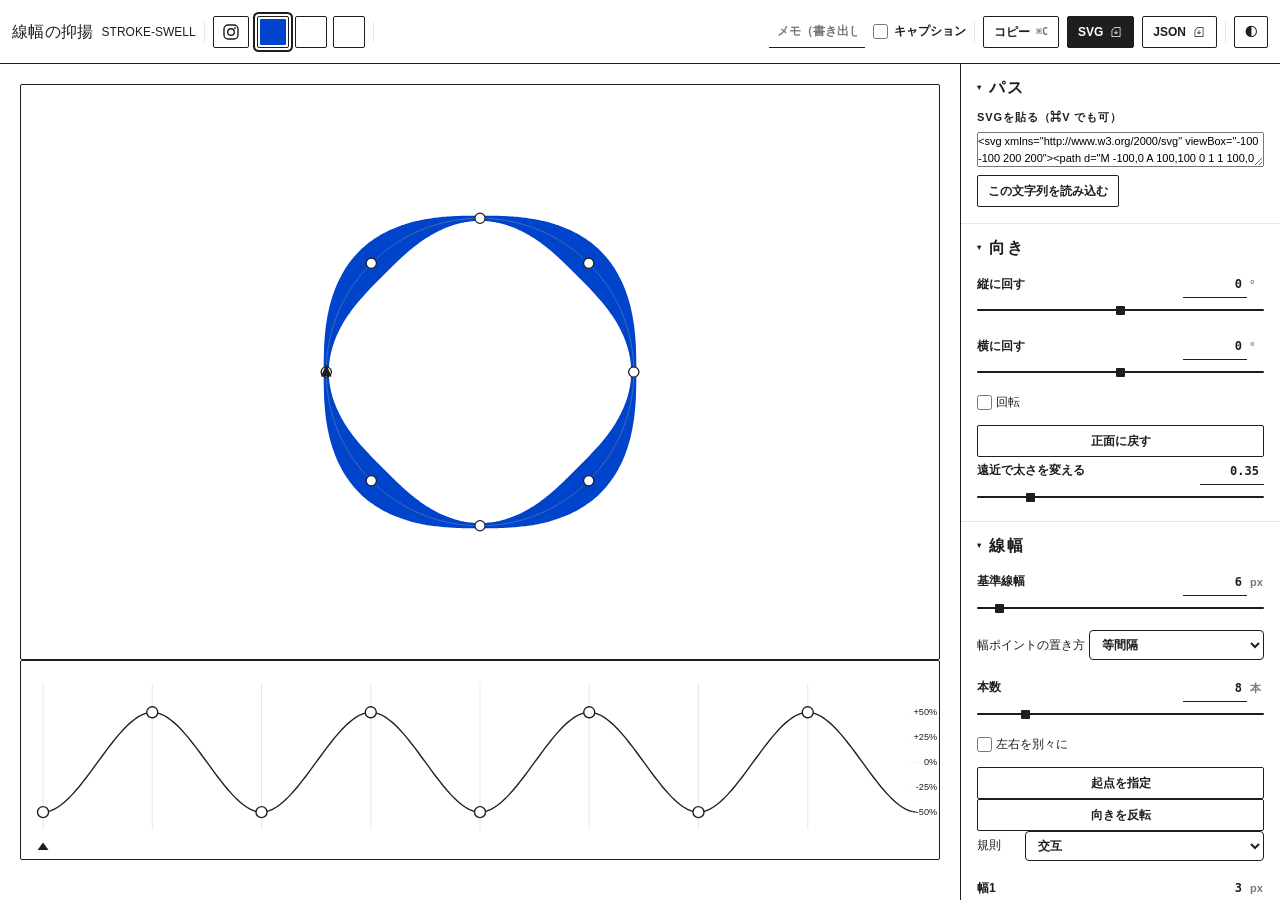
<file: stroke-swell/index.html>
<!doctype html>
<html data-sm-build="a88bde3・2026-11-05 22:19" data-sm-app="stroke-swell" lang="ja">
<head>
<meta charset="utf-8">
<meta name="viewport" content="width=device-width, initial-scale=1">
<meta name="studio-spec" content="type:描いて増やす">
<title>線幅の抑揚</title>
<link rel="stylesheet" href="_ext/000_kit/studio2.css?v=0.7.8">
<style>
  /* 独自CSSは最小限（006_ツールの規格 §6）。盤面と貼り付け欄の見た目だけ。 */
  #stage{ flex-direction:column; align-items:stretch; gap:var(--sp-m); }
  /* キャンバスはグラフと同じ幅（stage幅いっぱい）にし、高さはグラフ(200px)と合わせて
     ビューポートに収める。図形自体は viewBox の既定(xMidYMid meet)でその中に最大表示・
     アスペクト維持（横長の器に正方形のviewBoxが収まる＝左右に余白が付くのは正常）。 */
  #stageWrap{ width:100%; height:calc(100vh - 52px - 200px - 140px - var(--sp-l) * 2 - var(--sp-m) * 2); min-height:220px; max-width:100%; }
  /* 段5: 奥行きグラフはグラフ「線幅に連動」ONのとき非表示にし、キャンバスがその分広くなる
     （グラフ1枚のときだけ高さの再配分をする＝グラフ2枚のときは元のまま）。 */
  #stage.depth-graph-hidden #stageWrap{ height:calc(100vh - 52px - 200px - var(--sp-l) * 2 - var(--sp-m) * 2); }
  #stage.depth-graph-hidden #depthGraphWrap{ display:none; }
  #canvas{ width:100%; height:100%; display:block; background:var(--surface); border:var(--bd) solid var(--outline); border-radius:var(--r-xs); touch-action:none; }
  #canvas .center{ fill:none; stroke:#999999; stroke-width:0.5; }
  #canvas .fillshape{ fill-rule:nonzero; }
  #canvas .pt{ cursor:pointer; }
  #canvas .pt circle{ fill:var(--surface); stroke:var(--onSurfaceVariant); stroke-width:1.5; }
  #canvas .pt.sel circle{ fill:var(--primary); stroke:var(--primary); }
  #canvas .t0mark{ fill:var(--primary); stroke:none; }
  /* 幅のグラフ・奥行きのグラフ（イージングカーブエディタと同じ見え方。キャンバスの下・幅いっぱい） */
  #graphWrap{ width:100%; max-width:100%; height:200px; }
  #depthGraphWrap{ width:100%; max-width:100%; height:140px; }
  #graph, #depthGraph{ width:100%; height:100%; display:block; background:var(--surface); border:var(--bd) solid var(--outline); border-radius:var(--r-xs); touch-action:none; cursor:default; }
  #graph.dependent, #depthGraph.dependent{ opacity:.4; }
  #graph .gtick, #depthGraph .gtick{ stroke:var(--outlineBright); stroke-width:1; }
  #graph .gzero, #depthGraph .gzero{ stroke:var(--outline); stroke-width:1; }
  #graph .gcurve, #depthGraph .gcurve{ fill:none; stroke:var(--outlineDim); stroke-width:1.5; }
  #graph .gcurve.right, #depthGraph .gcurve.right{ stroke:var(--onSurfaceVariant); stroke-dasharray:3 3; }
  #graph .ghandle, #depthGraph .ghandle{ cursor:ns-resize; }
  #graph .ghandle circle, #depthGraph .ghandle circle{ fill:var(--surface); stroke:var(--onSurfaceVariant); stroke-width:1.5; }
  #graph .ghandle.right circle, #depthGraph .ghandle.right circle{ stroke-dasharray:2 2; }
  #graph .ghandle.sel circle, #depthGraph .ghandle.sel circle{ fill:var(--primary); stroke:var(--primary); }
  #graph .g0mark, #depthGraph .g0mark{ fill:var(--primary); }
  /* 段5: 連動ONのとき、幅のグラフの右端に奥行きの%目盛りを併記する */
  #graph .gdaxis-line{ stroke:var(--outlineBright); stroke-width:1; stroke-dasharray:2 2; }
  #graph .gdaxis-text{ font:400 10px/1 var(--font); fill:var(--onSurfaceVariant); }
  /* 貼り付け欄はキャンバス外へ出さず、右パネル最上段に置く（見切れ対策） */
  #pasteBox{ display:flex; flex-direction:column; gap:var(--sp-xs); }
  #pasteBox label{ font:700 11px/1.3 var(--font); color:var(--onSurfaceVariant); letter-spacing:.08em; }
  #pasteBox textarea{ width:100%; box-sizing:border-box; min-height:0; font:400 11px/1.5 var(--font); resize:vertical; }
  #pasteBox .row{ display:flex; gap:var(--sp-s); align-items:center; }
  #errBar{ font:400 12px/1.5 var(--font); color:#b0463e; max-width:100%; }
  #errBar:empty{ display:none; }
</style>
<link rel="manifest" href="manifest.webmanifest">
<link rel="apple-touch-icon" href="icon-180.png">
<link rel="icon" href="icon-192.png">
<link rel="stylesheet" href="_ext/000_kit/studio-mobile.css?v=84a22e17">
</head>
<body data-frame="tool">

<header id="bar"></header>

<div id="main">
  <div id="stage">
    <div id="errBar" role="alert"></div>
    <div id="stageWrap">
      <svg id="canvas" viewBox="-340 -340 680 680" xmlns="http://www.w3.org/2000/svg" role="img" aria-label="線幅の抑揚"></svg>
    </div>
    <div id="graphWrap">
      <svg id="graph" viewBox="0 0 1000 200" xmlns="http://www.w3.org/2000/svg" role="img" aria-label="幅のグラフ"></svg>
    </div>
    <div id="depthGraphWrap">
      <svg id="depthGraph" viewBox="0 0 1000 140" xmlns="http://www.w3.org/2000/svg" role="img" aria-label="奥行きのグラフ"></svg>
    </div>
  </div>
  <aside id="panel">
    <div class="sk-grp">
      <div class="sk-grp-ttl" style="cursor:default">パス</div>
      <div id="pasteBox">
        <label for="svgPaste">SVGを貼る（⌘V でも可）</label>
        <textarea id="svgPaste" rows="2" spellcheck="false" aria-label="SVGの文字列"></textarea>
        <div class="row">
          <button type="button" class="btn" id="loadPasteBtn">この文字列を読み込む</button>
        </div>
      </div>
    </div>
  </aside>
</div>

<script src="_ext/000_kit/studio-kit.js?v=0.8.0"></script>
<script src="geom.js?v=20260926a"></script>
<script src="svgin.js?v=20260926a"></script>
<script src="outline.js?v=20260925d"></script>
<script src="profile.js?v=20260925a"></script>
<script src="depth.js?v=20260925e"></script>
<script src="fit.js?v=20260925a"></script>
<script src="motion.js?v=20260925a"></script>
<script>
/* ============================================================
   線幅の抑揚（stroke-swell）— 000_README.md 仕様。
   閉じたパスの中心線に幅ポイント（位置t・左幅・右幅）を置いて太さの抑揚を付け、
   輪郭化した塗りSVGとして書き出す。Illustrator の線幅ツールと同じデータモデル
   （段2でこの数値列を線幅プロファイルへ戻すため、データモデルが最重要）。
   輪郭化の幾何演算は outline.js（純関数・DOM非依存・svgin.jsの d 読取に依存しない）。
   ここは DOM／取り込み／描画／編集操作／書き出しだけを持つ。
   ============================================================ */
var SVGNS = 'http://www.w3.org/2000/svg';
var TOOL = 'stroke-swell';
var PJ = '157_線幅の抑揚';
var LAW = '閉じたパスの中心線に置いた幅ポイント（位置・左幅・右幅）で、線の太さに抑揚を付けて塗りに輪郭化する';
var TOOL_VERSION = '0.1.0';
var PARAMS_VERSION = 10; // 段10: 帯のなめらかさ(fitTol)を追加でv9→v10（段9=背景色(bg)追加でv8→v9）
var HALF = 300; // 中心線を収める世界座標の半幅（svgin.jsの[-1,1]正規化 × HALF）
var TOL = 0.05; // 弧長フラット化の許容誤差(px)。規格上の要件どおり0.05px以下
var MAX_LINE_STEP = 4; // 直線区間の最大分割幅（世界座標px）。buildOutlineの既定と揃える
var CORNER_THRESHOLD_DEG = 120; // 段4: 折り返しを丸めるしきい値（隣接法線のなす角）
var CORNER_ARC_STEPS = 12; // 段4: 半円弧の分割数
var EXPORT_FIT_TOL = 0.15; // 段6: 書き出し用の再フラット化の細かさの基準(px・/3して使う)。曲線フィットの許容誤差ではない（それは values.fitTol＝fitTolNow()）
var FIT_TOL_DEFAULT = 0.5; // 段10: 帯のなめらかさ（曲線フィット許容誤差px）の既定。fit.jsの既定と同じ
var EXPORT_MAX_LINE_STEP = 2; // 段6: 書き出し専用の再フラット化密度（表示密度=MAX_LINE_STEPとは独立）

var canvas = document.getElementById('canvas');
var canvasArtGroup = null; // render()が毎回作り直す、インスタONの版面フィットを掛けるグループ（006 §0）
var stage = document.getElementById('stage');
var errBar = document.getElementById('errBar');
var graph = document.getElementById('graph');
var depthGraph = document.getElementById('depthGraph');
var GRAPH_W = 1000, GRAPH_H = 200, GRAPH_PAD_X = 24, GRAPH_PAD_T = 16, GRAPH_PAD_B = 24;
var DGRAPH_H = 140, DGRAPH_PAD_T = 16, DGRAPH_PAD_B = 16;

/* --- 内蔵サンプル（INIT-01・006 §0）: 円1つ。線幅の抑揚（太い・細い）が一目で分かる単純な閉じたパス。
   中心線は svgin が±1へ正規化するので、INIT_SCALE で版面の短辺の60%（半径=HALF*0.6）に縮めて置く。 --- */
var SAMPLE_SVG = '<svg xmlns="http://www.w3.org/2000/svg" viewBox="-100 -100 200 200">'
  + '<path d="M -100,0 A 100,100 0 1 1 100,0 A 100,100 0 1 1 -100,0 Z"/>'
  + '</svg>';
var INIT_SCALE = 0.6;

/* --- 状態 --------------------------------------------------------------- */
var state = {
  sourceText: '',      // 取り込んだSVGの文字列そのまま（封筒に同梱＝復元の入口）
  segsWorld: null,     // 中心線セグメント（世界座標=HALF基準にスケール済み）
  baseD: '',            // 中心線の d 文字列（世界座標・封筒の basePath に入れる）
  outline: null,       // outline.js の buildOutline() の戻り値（毎フレーム再計算）
  points: [],           // [{t,left,right}]
  selected: -1,         // points の選択index。-1=未選択
  drag: null,           // ドラッグ中の一時状態
  t0: 0,                // 起点（絶対t）。幅のグラフの横軸0%はここ
  reversed: false,       // 進む向き（true=逆向き）
  pickingT0: false,     // true の間、次のキャンバスクリックで起点を決める
  depthPoints: [],      // [{t,z}]（奥行きの柱。z: 手前+・奥-・0=元の平面）
  proj: null,           // 直近renderの投影結果キャッシュ（computeProjection()の戻り値）
  pieceCount: 64        // 回転時に帯を切る小片数（UIコントロールなし・封筒には記録する）
};

/* --- 上部バー（006_ツールの規格 §0 標準の画面。正典 = 159_立体スプライン）--------------
   書き出しは短い形（コピー ⌘C／SVG↓／JSON↓）。「動画」への入口はstageBarの▶/A/B/秒数/映像に
   一本化し、appBarの「動画」（パネルへスクロールするだけの重複ボタン）は撤去した（KEY-04）。 --- */
// Serendie Symbols outlined/file-download.svg（000_kit/symbols・MIT）。SVG・JSON書き出しの両方に使う。
var ICON_DOWNLOAD = '<svg viewBox="0 0 24 24" xmlns="http://www.w3.org/2000/svg"><path fill-rule="evenodd" clip-rule="evenodd" d="M9.50095 3.64935C9.66036 3.48994 9.87656 3.40039 10.102 3.40039H18.7484C19.2179 3.40039 19.5984 3.78095 19.5984 4.25039V19.7504C19.5984 20.2198 19.2179 20.6004 18.7484 20.6004H5.24844C4.77899 20.6004 4.39844 20.2198 4.39844 19.7504V9.10394C4.39844 8.87851 4.48799 8.66231 4.6474 8.5029L9.50095 3.64935ZM10.247 4.60039L5.59844 9.24892V19.4004H18.3984V4.60039H10.247ZM5.4962 9.35116L5.49592 9.35143L5.24844 9.10394L5.49592 9.35143C5.49602 9.35134 5.49611 9.35125 5.4962 9.35116ZM10.3492 4.49816C10.3493 4.49807 10.3494 4.49797 10.3495 4.49788L10.102 4.25039L10.3495 4.49788L10.3492 4.49816ZM11.3983 13.5522L9.60457 11.7584L8.75604 12.607L11.3967 15.2477C11.7287 15.5796 12.2669 15.5796 12.5988 15.2477L15.2391 12.6074L14.3906 11.7588L12.5983 13.5511L12.5979 9.00009L11.3979 9.00019L11.3983 13.5522Z" fill="currentColor"/></svg>';
var bar = Studio.appBar('#bar', {
  name: '線幅の抑揚', sub: 'STROKE-SWELL',
  onCopy: doCopySVG, onSvg: doExportSVG,
  copyLabel: 'コピー',
  svgLabel: 'SVG', svgTitle: 'SVGを書き出し', svgAriaLabel: 'SVGを書き出し', svgIcon: ICON_DOWNLOAD,
  extra: [
    { label: 'JSON', icon: ICON_DOWNLOAD, title: '幅ポイントをJSONで書き出し', ariaLabel: '幅ポイントをJSONで書き出し', onClick: doExportJSON }
  ]
});

/* --- 色（§5 COLOR-00・§0）。パネルには置かず上部バーのスウォッチへ。初期色は規定パレットから
   （帯＝いちばん暗い色・塗り層＝白以外の残りの色・背景は白が既定）。 -------------------------- */
function pickDefaultColors() {
  // INIT-01: 帯＝規定パレット navy の青、塗り層＝なし、背景＝白。
  return { band: '#0044CC', layer: 'none' };
}
var DEFAULT_PALETTE_COLORS = (Studio.PALETTES && Studio.PALETTES[0] && Studio.PALETTES[0].colors) || ['#2b2b2b', '#a1cbed', '#ffffff'];
var colorState = { fill: pickDefaultColors().band, fillLayer: pickDefaultColors().layer, bg: '#FFFFFF' };
function setColorState(key, v) {
  colorState[key] = v;
  render();
  pushHistory();
}

/* --- 版面（§13 VID-01）。大きさ（4:5 等）に合わせて表示・書き出しの範囲を決める。短い方の辺を
   2*HALF（=作品の座標）に合わせ、長い方へ広げる。ガイドは画面だけ（書き出さない） ------------ */
var frameBox = null;
function setFrame(pxW, pxH, key) {
  var a = pxW / pxH, fw = 2 * HALF, fh = 2 * HALF;
  if (a < 1) fh = fw / a; else if (a > 1) fw = fh * a;
  frameBox = { x: -fw / 2, y: -fh / 2, w: fw, h: fh, pxW: pxW, pxH: pxH, key: key };
  var m = Math.max(fw, fh) * 0.06;
  canvas.setAttribute('viewBox', [frameBox.x - m, frameBox.y - m, fw + 2 * m, fh + 2 * m].join(' '));
}
function drawFrameGuide() {
  if (!frameBox) return;
  var f = frameBox, g = document.createElementNS(SVGNS, 'g');
  g.setAttribute('class', 'frame-guide'); g.setAttribute('pointer-events', 'none');
  var r = document.createElementNS(SVGNS, 'rect');
  r.setAttribute('x', f.x); r.setAttribute('y', f.y); r.setAttribute('width', f.w); r.setAttribute('height', f.h);
  r.setAttribute('fill', 'none'); r.setAttribute('stroke', '#8A8A8A'); r.setAttribute('stroke-width', 1);
  r.setAttribute('stroke-dasharray', '4 3'); r.setAttribute('vector-effect', 'non-scaling-stroke');
  g.appendChild(r);
  var y = f.y - Math.max(f.w, f.h) * 0.03, tick = Math.max(f.w, f.h) * 0.012;
  function line(x1, y1, x2, y2) {
    var l = document.createElementNS(SVGNS, 'line');
    l.setAttribute('x1', x1); l.setAttribute('y1', y1); l.setAttribute('x2', x2); l.setAttribute('y2', y2);
    l.setAttribute('stroke', '#8A8A8A'); l.setAttribute('stroke-width', 1); l.setAttribute('vector-effect', 'non-scaling-stroke');
    g.appendChild(l);
  }
  line(f.x, y, f.x + f.w, y); line(f.x, y - tick, f.x, y + tick); line(f.x + f.w, y - tick, f.x + f.w, y + tick);
  var t = document.createElementNS(SVGNS, 'text');
  t.setAttribute('x', f.x + f.w / 2); t.setAttribute('y', y - tick * 1.3); t.setAttribute('text-anchor', 'middle');
  t.setAttribute('font-size', Math.max(f.w, f.h) * 0.022); t.setAttribute('fill', '#6F6F6F');
  t.setAttribute('font-family', 'ui-monospace, Menlo, monospace'); t.setAttribute('font-weight', '600');
  t.textContent = f.key + ' · ' + f.pxW + ' × ' + f.pxH + ' px';
  g.appendChild(t);
  canvas.appendChild(g);
}

/* --- 上部バー共通操作（Studio.stageBar・§0・§13）。大きさ・色（塗り（帯）・塗り層・背景）・
   再生・A/B・映像をここへ集約する。getParams/apply/frame/metaはこのファイル内の関数（関数宣言は
   ホイストされるため、この下で定義していない関数もここから参照できる）。 ----------------------- */
var sb = Studio.stageBar('#bar', {
  onSize: function (w, h, key) { setFrame(w, h, key); render(); },
  colors: [
    { key: 'fill', label: '塗り（帯）', value: colorState.fill },
    { key: 'fillLayer', label: '塗り層', value: colorState.fillLayer },
    { key: 'bg', label: '背景', value: colorState.bg }
  ],
  palettes: true,
  onColorChange: function (key, v) { setColorState(key, v); },
  getParams: motionParams,
  integerKeys: ['baseWidth', 'evenCount', 'ruleN', 'ruleDN', 'motDuration', 'motWidth', 'motHeight'],
  apply: applyMotionParams,
  play: function () { toggleMotionPreview(); },
  frame: frameForExport,
  meta: exportMeta
});
(function () { var k = Object.keys(Studio.SIZES)[0], s = Studio.SIZES[k]; setFrame(s[0], s[1], k); })();   // 既定の大きさ（4:5）で版面を置く

/* --- パネル（段5・2026-09-25 UI再編。右パネルは「パス」（静的HTML）＋以下4節の固定5節。
   採用根拠はnotes.md参照＝ユーザー「線幅によって奥行きが連動して変わるのが無くなった。
   使いにくい。最適なUIに変えて」への対応。「選択した幅ポイント」の個別編集行は独立した節見出しを
   持たず「線幅」節に統合（未選択時は非表示のまま・機能は維持）。 -------------------------- */
var spec = [
  { type: 'group', label: '映像' },
  { type: 'range', key: 'motAngleXStart', label: '縦に回す 始点', unit: '°', min: -90, max: 90, step: 1, value: 0 },
  { type: 'range', key: 'motAngleXEnd', label: '縦に回す 終点', unit: '°', min: -90, max: 90, step: 1, value: 0 },
  { type: 'range', key: 'motAngleYStart', label: '横に回す 始点', unit: '°', min: -360, max: 360, step: 1, value: 0 },
  { type: 'range', key: 'motAngleYEnd', label: '横に回す 終点', unit: '°', min: -360, max: 360, step: 1, value: 360 },
  { type: 'range', key: 'motDepthStart', label: '深さ 始点', unit: '%', min: 0, max: 100, step: 1, integer: true, value: 60 },
  { type: 'range', key: 'motDepthEnd', label: '深さ 終点', unit: '%', min: 0, max: 100, step: 1, integer: true, value: 60 },
  { type: 'range', key: 'motDuration', label: '秒数', unit: '秒', min: 1, max: 30, step: 1, integer: true, value: 4 },
  { type: 'select', key: 'motFps', label: 'fps', value: '24', options: [
    { value: '24', label: '24' }, { value: '30', label: '30' }, { value: '60', label: '60' }
  ] },
  { type: 'select', key: 'motLoop', label: '反復', value: 'once', options: [
    { value: 'once', label: '1回' }, { value: 'pingpong', label: '往復' }, { value: 'loop', label: 'ループ' }
  ] },
  { type: 'select', key: 'motEase', label: 'イージング', value: 'linear', options: [
    { value: 'linear', label: '一定' }, { value: 'easeIn', label: 'ゆっくり始まる' },
    { value: 'easeOut', label: 'ゆっくり終わる' }, { value: 'easeInOut', label: '両方' }
  ] },
  { type: 'select', key: 'motFormat', label: '形式', value: 'webm', options: [
    { value: 'svgZip', label: 'SVG連番ZIP' }, { value: 'pngZip', label: 'PNG連番ZIP' },
    { value: 'webm', label: 'webm' }, { value: 'mp4', label: 'mp4' }
  ] },
  { type: 'range', key: 'motWidth', label: '幅', unit: 'px', min: 100, max: 4000, step: 1, integer: true, value: 600 },
  { type: 'range', key: 'motHeight', label: '高さ', unit: 'px', min: 100, max: 4000, step: 1, integer: true, value: 600 },
  { type: 'select', key: 'motBg', label: '背景', value: 'orig', options: [
    { value: 'orig', label: '元の色' }, { value: 'white', label: '白' }, { value: 'transparent', label: '透過' }
  ] },
  { type: 'button', key: 'motExportBtn', label: '映像を書き出す', onClick: exportMotion },
  { type: 'button', key: 'motCloseBtn', label: '閉じる', onClick: function () { closeMotionSection(); } },

  { type: 'group', label: '向き' },
  { type: 'range', key: 'angleX', label: '縦に回す', unit: '°', min: -90, max: 90, step: 1, value: 0 },
  { type: 'range', key: 'angleY', label: '横に回す', unit: '°', min: -180, max: 180, step: 1, value: 0 },
  { type: 'checkbox', key: 'rotateMode', label: '回転', value: false },
  { type: 'button', key: 'resetOrientBtn', label: '正面に戻す', onClick: resetOrientation },
  { type: 'range', key: 'frontScale', label: '遠近で太さを変える', unit: '', min: 0, max: 2, step: 0.05, value: 0.35 },

  { type: 'group', label: '線幅' },
  { type: 'range', key: 'baseWidth', label: '基準線幅', unit: 'px', min: 1, max: 80, step: 1, integer: true, value: 6 },
  { type: 'range', key: 'ptT', label: '位置', unit: '%', min: 0, max: 100, step: 1, value: 0 },
  { type: 'range', key: 'ptLeft', label: '左幅', unit: 'px', min: 0, max: 120, step: 1, value: 8 },
  { type: 'range', key: 'ptRight', label: '右幅', unit: 'px', min: 0, max: 120, step: 1, value: 8 },
  { type: 'button', key: 'deletePt', label: '選択した点を削除', onClick: deleteSelected },
  { type: 'select', key: 'pillarMode', label: '幅ポイントの置き方', value: 'even', options: [
    { value: 'even', label: '等間隔' },
    { value: 'anchor', label: 'アンカーポイント' },
    { value: 'free', label: '自由' }
  ] },
  { type: 'range', key: 'evenCount', label: '本数', unit: '本', min: 2, max: 40, step: 1, integer: true, value: 8 },
  { type: 'checkbox', key: 'splitLR', label: '左右を別々に', value: false },
  { type: 'button', key: 'pickT0', label: '起点を指定', onClick: armPickT0 },
  { type: 'button', key: 'reverseDir', label: '向きを反転', onClick: toggleReversed },
  { type: 'select', key: 'rule', label: '規則', value: 'alt', options: [
    { value: 'same', label: 'すべて同じ' },
    { value: 'alt', label: '交互' },
    { value: 'wave', label: '波' },
    { value: 'ramp', label: 'だんだん' }
  ] },
  { type: 'range', key: 'ruleA', label: '幅1', unit: 'px', min: 0, max: 120, step: 1, value: 3 },
  { type: 'range', key: 'ruleB', label: '幅2', unit: 'px', min: 0, max: 120, step: 1, value: 20 },
  { type: 'range', key: 'ruleN', label: '山の数', unit: '回', min: 1, max: 12, step: 1, integer: true, value: 2 },
  { type: 'button', key: 'applyRuleBtn', label: '適用', onClick: applyRuleToPillars },
  { type: 'select', key: 'interp', label: '補間', value: 'catmull', options: [
    { value: 'catmull', label: '柱を通す' },
    { value: 'bspline', label: 'なめらか（Bスプライン）' }
  ] },
  { type: 'button', key: 'resetPts', label: '均等に戻す', onClick: resetPoints },

  { type: 'group', label: '奥行き' },
  { type: 'checkbox', key: 'depthLinked', label: '線幅に連動', value: true },
  { type: 'range', key: 'depthSpanPct', label: '深さ', unit: '%', min: 0, max: 100, step: 1, integer: true, value: 60 },
  { type: 'checkbox', key: 'depthInvert', label: '太い方を奥にする', value: false },
  { type: 'select', key: 'ruleD', label: '規則（奥行き）', value: 'alt', options: [
    { value: 'same', label: 'すべて同じ' },
    { value: 'alt', label: '交互' },
    { value: 'wave', label: '波' },
    { value: 'ramp', label: 'だんだん' }
  ] },
  { type: 'range', key: 'ruleDA', label: '奥行き1', unit: '%', min: -50, max: 50, step: 1, value: -15 },
  { type: 'range', key: 'ruleDB', label: '奥行き2', unit: '%', min: -50, max: 50, step: 1, value: 15 },
  { type: 'range', key: 'ruleDN', label: '山の数', unit: '回', min: 1, max: 12, step: 1, integer: true, value: 2 },
  { type: 'button', key: 'applyRuleDBtn', label: '適用', onClick: applyRuleToDepthPillars },
  { type: 'select', key: 'interpD', label: '補間', value: 'catmull', options: [
    { value: 'catmull', label: '柱を通す' },
    { value: 'bspline', label: 'なめらか（Bスプライン）' }
  ] },

  { type: 'group', label: '表示' },
  { type: 'checkbox', key: 'guide', label: '中心線と点を表示', value: true },
  { type: 'checkbox', key: 'showFillLayer', label: '塗り層を表示', value: true },
  { type: 'checkbox', key: 'showBand', label: '帯を表示', value: true },

  { type: 'group', label: '書き出し' },
  { type: 'range', key: 'fitTol', label: '帯のなめらかさ（許容誤差 px）', unit: 'px', min: 0.1, max: 1.0, step: 0.05, value: 0.5 }
];
var values = Studio.panel('#panel', spec, function (v, key) {
  if (key === 'baseWidth') { render(); return; }
  if (key === 'ptT' || key === 'ptLeft' || key === 'ptRight') { applyPanelToSelected(key); return; }
  if (key === 'pillarMode') { updatePillarRowsVisibility(); regenerateAllPillars(); return; }
  if (key === 'evenCount') { if (values.pillarMode === 'even') regenerateAllPillars(); return; }
  if (key === 'rule') { updateRuleRowsVisibility(); return; }
  if (key === 'ruleD') { updateRuleDRowsVisibility(); return; }
  if (key === 'splitLR') { normalizeSplitLR(); return; }
  if (key === 'depthLinked') { onDepthLinkedChange(); return; }
  if (key === 'fitTol') { scheduleAnchorCount(); return; }
  render();
});

function findRowByLabel(labelText, nth) {
  var labels = document.querySelectorAll('#panel .sk-label');
  var count = 0;
  for (var i = 0; i < labels.length; i++) {
    if (labels[i].textContent === labelText) {
      if (!nth || count === nth) return labels[i].closest('.sk-row');
      count++;
    }
  }
  return null;
}
var selRows = [findRowByLabel('位置'), findRowByLabel('左幅'), findRowByLabel('右幅')];
var delBtn = Array.prototype.find.call(document.querySelectorAll('#panel .sk-btn'), function (b) { return b.textContent === '選択した点を削除'; });
function updateSelectedRowsVisibility() {
  var show = state.selected >= 0;
  selRows.forEach(function (row) { if (row) { row.hidden = !show; row.style.display = show ? '' : 'none'; } });
  if (delBtn) delBtn.style.display = show ? '' : 'none';
}
updateSelectedRowsVisibility();

/* --- 映像の入口は上部バーの「映像」1つ（2026-10-04 持ち主決定「入口を上部バーの映像1つに」）。
   右パネルの「映像」節は既定で非表示。バーの「映像」を押すと開き（スクロール＋最初の項目へフォーカス）、
   「閉じる」ボタンか Esc で閉じる。kit の「映像」ダイアログ（mp4/png）はこの画面では出さない
   （kit側を変えずに、バーへの click を捕まえて差し替える）。書き出し本体はexportMotion（svgZip/pngZip/webm/mp4）。 --- */
var motionSection = (function () {
  var ttls = document.querySelectorAll('#panel .sk-grp > .sk-grp-ttl');
  for (var i = 0; i < ttls.length; i++) if (ttls[i].textContent === '映像') return ttls[i].parentNode;
  return null;
})();
if (motionSection) motionSection.style.display = 'none';
function motionSectionOpen() { return !!motionSection && motionSection.style.display !== 'none'; }
function openMotionSection() {
  if (!motionSection) return;
  motionSection.style.display = '';
  motionSection.classList.remove('closed');
  var t = motionSection.querySelector(':scope > .sk-grp-ttl');
  if (t) t.setAttribute('aria-expanded', 'true');
  motionSection.scrollIntoView({ block: 'start', behavior: 'smooth' });
  var first = motionSection.querySelector('input, select, button.sk-btn, button:not(.sk-grp-ttl)');
  if (first && first.focus) first.focus({ preventScroll: true });
}
function closeMotionSection() {
  if (!motionSectionOpen()) return false;
  motionSection.style.display = 'none';
  var vb = document.getElementById('video');
  if (vb && vb.focus) vb.focus({ preventScroll: true });
  return true;
}
(function () {
  var barEl = document.getElementById('bar');
  barEl.addEventListener('click', function (e) {
    var b = e.target && e.target.closest && e.target.closest('#video');
    if (!b) return;
    e.stopPropagation(); e.preventDefault();   // kit の汎用ダイアログ（mp4/png）は開かない
    if (motionSectionOpen()) closeMotionSection(); else openMotionSection();
  }, true);
  var vb = document.getElementById('video');
  if (vb) { vb.title = '映像を書き出す（右の設定を開く）'; vb.setAttribute('aria-label', '映像を書き出す'); }
})();

/* --- 段10: 帯のアンカー数（読み取り専用の行。実際に書き出すSVGの帯(g#band)を数える） ---------
   書き出しは重い（密サンプル＋曲線フィット）ので、操作が止まって0.4秒後に1回だけ数える。
   閉じたパスは始点と終点が同じ点なので1個として数える。 --- */
var anchorTimer = null;
var anchorRowEl = (function () {
  var ttls = document.querySelectorAll('#panel .sk-grp > .sk-grp-ttl');
  for (var i = 0; i < ttls.length; i++) {
    if (ttls[i].textContent === '書き出し') {
      var row = document.createElement('div');
      row.className = 'sk-row sk-hint'; row.id = 'anchorCount'; row.setAttribute('aria-live', 'polite');
      row.textContent = '帯のアンカー数: -';
      ttls[i].parentNode.appendChild(row);
      return row;
    }
  }
  return null;
})();
function countPathAnchors(d) {
  var total = 0;
  String(d || '').split(/(?=M)/).forEach(function (sub) {
    if (!/^M/.test(sub)) return;
    var nums = sub.match(/-?\d*\.?\d+(?:e-?\d+)?/g) || [];
    var cmds = sub.match(/[MLC]/g) || [];
    var pts = [], k = 0;
    cmds.forEach(function (c) {
      var n = c === 'C' ? 3 : 1;
      for (var j = 0; j < n; j++) { if (j === n - 1) pts.push([+nums[k + 2 * j], +nums[k + 2 * j + 1]]); }
      k += 2 * n;
    });
    var n0 = pts.length;
    if (n0 > 1 && Math.abs(pts[0][0] - pts[n0 - 1][0]) < 1e-6 && Math.abs(pts[0][1] - pts[n0 - 1][1]) < 1e-6) n0--;
    total += n0;
  });
  return total;
}
function currentBandAnchorCount() {
  if (!state.segsWorld) return null;
  var svg = buildExportSVG(false);
  var total = 0;
  svg.querySelectorAll('#band path').forEach(function (pp) { total += countPathAnchors(pp.getAttribute('d')); });
  document.body.removeChild(svg);
  return total;
}
function updateAnchorCount() {
  if (!anchorRowEl) return;
  var n = null;
  try { n = currentBandAnchorCount(); } catch (e) { n = null; }
  anchorRowEl.textContent = '帯のアンカー数: ' + (n == null ? '-' : n);
  anchorRowEl.dataset.count = n == null ? '' : String(n);
}
function scheduleAnchorCount() {
  clearTimeout(anchorTimer);
  anchorTimer = setTimeout(updateAnchorCount, 400);
}

/* --- 幅のグラフ: 条件表示（本数=等間隔のときだけ／波の回数=波のときだけ） ---------- */
var evenCountRow = findRowByLabel('本数');
function updatePillarRowsVisibility() {
  var show = values.pillarMode === 'even';
  if (evenCountRow) { evenCountRow.hidden = !show; evenCountRow.style.display = show ? '' : 'none'; }
}

/* --- 規則の数値ラベルは規則ごとに読み替える（.claude/rules/ui-concept-language.md §2）。
   行の参照は最初のラベル文字列（spec初期値）で1回だけ取得し、以降はtextContentを直接書き換える
   （findRowByLabelは現在のテキストで検索するため、書き換えた後は使えなくなるため）。 ------- */
var ruleARow = findRowByLabel('幅1'), ruleALabel = ruleARow && ruleARow.querySelector('.sk-label');
var ruleBRow = findRowByLabel('幅2'), ruleBLabel = ruleBRow && ruleBRow.querySelector('.sk-label');
var ruleNRow = findRowByLabel('山の数', 0), ruleNLabel = ruleNRow && ruleNRow.querySelector('.sk-label');
var ruleDARow = findRowByLabel('奥行き1'), ruleDALabel = ruleDARow && ruleDARow.querySelector('.sk-label');
var ruleDBRow = findRowByLabel('奥行き2'), ruleDBLabel = ruleDBRow && ruleDBRow.querySelector('.sk-label');
var ruleDNRow = findRowByLabel('山の数', 1), ruleDNLabel = ruleDNRow && ruleDNRow.querySelector('.sk-label');

// 規則の数値ラベルは規則ごとに読み替える（Illustratorの線パネルの語感・短く普通の言葉に統一）
var RULE_LABELS_WIDTH = {
  same: { a: '幅' },
  alt: { a: '幅1', b: '幅2' },
  wave: { a: '最小幅', b: '最大幅', n: '山の数' },
  ramp: { a: '始点の幅', b: '終点の幅' }
};
var RULE_LABELS_DEPTH = {
  same: { a: '奥行き' },
  alt: { a: '奥行き1', b: '奥行き2' },
  wave: { a: '最小', b: '最大', n: '山の数' },
  ramp: { a: '始点', b: '終点' }
};
function applyRuleLabels(map, rule, aLabel, bRow, bLabel, nRow, nLabel) {
  var m = map[rule] || map.same;
  if (aLabel) aLabel.textContent = m.a;
  var showB = !!m.b;
  if (bRow) { bRow.hidden = !showB; bRow.style.display = showB ? '' : 'none'; }
  if (showB && bLabel) bLabel.textContent = m.b;
  var showN = !!m.n && rule === 'wave';
  if (nRow) { nRow.hidden = !showN; nRow.style.display = showN ? '' : 'none'; }
  if (showN && nLabel) nLabel.textContent = m.n;
}
function updateRuleRowsVisibility() {
  applyRuleLabels(RULE_LABELS_WIDTH, values.rule, ruleALabel, ruleBRow, ruleBLabel, ruleNRow, ruleNLabel);
}
function updateRuleDRowsVisibility() {
  applyRuleLabels(RULE_LABELS_DEPTH, values.ruleD, ruleDALabel, ruleDBRow, ruleDBLabel, ruleDNRow, ruleDNLabel);
}
/* --- 段5: select行・ボタンをラベル文字列から探す（findRowByLabelのselect/ボタン版）。
   同じ文字列が複数箇所にある場合（「補間」「適用」など）は出現順(nth・0始まり)で選ぶ。 --- */
function findSelectRowByLabel(labelText, nth) {
  var rows = document.querySelectorAll('#panel .sk-selectrow');
  var count = 0;
  for (var i = 0; i < rows.length; i++) {
    var span = rows[i].querySelector('span');
    if (span && span.textContent === labelText) {
      if (!nth || count === nth) return rows[i];
      count++;
    }
  }
  return null;
}
function findBtnByLabel(labelText, nth) {
  var btns = document.querySelectorAll('#panel .sk-btn');
  var count = 0;
  for (var i = 0; i < btns.length; i++) {
    if (btns[i].textContent === labelText) {
      if (!nth || count === nth) return btns[i];
      count++;
    }
  }
  return null;
}
function setRowVisible(row, show) {
  if (!row) return;
  row.hidden = !show;
  row.style.display = show ? '' : 'none';
}

/* --- 段5: 「奥行き」節の「線幅に連動」ON/OFFで、規則ベースの奥行き編集一式（規則select・
   奥行き1/2・山の数・適用・補間）を出し分ける（採用根拠・仕様はnotes.md「段5」参照）。
   連動ONのときは幅のグラフ1枚だけで奥行きも読めるため、奥行きのグラフ自体も隠す
   （#stageの depth-graph-hidden クラスでCSS側が高さを再配分する）。 ------------------- */
var ruleDSelectRow = findSelectRowByLabel('規則（奥行き）');
var applyRuleDBtnEl = findBtnByLabel('適用', 1);
var interpDSelectRow = findSelectRowByLabel('補間', 1);
function updateDepthLinkVisibility() {
  var linked = !!values.depthLinked;
  setRowVisible(ruleDSelectRow, !linked);
  setRowVisible(applyRuleDBtnEl, !linked);
  setRowVisible(interpDSelectRow, !linked);
  if (linked) {
    setRowVisible(ruleDARow, false);
    setRowVisible(ruleDBRow, false);
    setRowVisible(ruleDNRow, false);
  } else {
    updateRuleDRowsVisibility(); // 規則（奥行き）の種類に応じて奥行き1/2・山の数を出し分ける
  }
  stage.classList.toggle('depth-graph-hidden', linked);
}
/* 連動OFFへ切り替えた瞬間、その時点の連動値（幅の柱ごとの位置tで評価した奥行き%）を
   奥行きの柱へ引き継ぐ。ON→OFFの瞬間だけ呼ぶ（OFF→ONはグラフを隠すだけで値は封筒に残す）。 */
function onDepthLinkedChange() {
  if (!values.depthLinked) {
    var widthPts = effectiveWidthPoints();
    if (widthPts.length && state.outline) {
      state.depthPoints = widthPts.map(function (p) { return { t: p.t, z: linkedDepthPctAtT(p.t) }; });
    }
  }
  updateDepthLinkVisibility();
  pushHistory();
  render();
}

updatePillarRowsVisibility();
updateRuleRowsVisibility();
updateRuleDRowsVisibility();
updateDepthLinkVisibility();

/* --- 奥行きの数値はすべて「図形の長辺に対する%」（-50〜+50%）で持つ。pxは画面にもパネルにも
   出さない（2026-09-24 変更・ユーザー指摘「奥行きのグラフの数値の幅が狭い」）。
   3Dの回転計算だけ、実際のpx値が要るのでここで%→pxに変換する。 ------------------------- */
/* 段6 性能修正（実測で発見）: shapeBBoxLongSide()はdepthPercentToPx()経由で
   computeProjection()の毎サンプルループ内から呼ばれていた（線幅に連動ON時、584サンプルの
   帯で1フレームあたり584回）。中身は全サンプルをmap+Math.max/min.applyし直す計算＝
   サンプル数に対してO(n)、それを毎サンプル呼ぶのでフレーム全体ではO(n^2)。
   実測: 12本・(30,40)回転で1フレーム60.8ms（うちこの関数だけで29.9ms）→
   キャッシュ後は同条件で全体0.6ms程度まで落ちた（詳細はnotes.md「段6」参照）。
   state.outline（参照）が変わった時だけ再計算し、それ以外は前回値を使い回す。 */
var bboxCache = { outline: null, value: HALF * 2 };
function shapeBBoxLongSide() {
  var out = state.outline;
  if (bboxCache.outline === out) return bboxCache.value;
  var value;
  if (!out || !out.samples || !out.samples.length) value = HALF * 2;
  else {
    var xs = out.samples.map(function (p) { return p[0]; });
    var ys = out.samples.map(function (p) { return p[1]; });
    var w = Math.max.apply(null, xs) - Math.min.apply(null, xs);
    var h = Math.max.apply(null, ys) - Math.min.apply(null, ys);
    value = Math.max(w, h, 1);
  }
  bboxCache.outline = out; bboxCache.value = value;
  return value;
}
function depthPercentToPx(pct) { return (pct / 100) * shapeBBoxLongSide(); }
var DEPTH_AXIS_MAX = 50; // 奥行きのグラフ・規則の数値・ハンドルの可動域は常に-50〜+50%固定

function applyPanelToSelected(key) {
  if (state.selected < 0) return;
  var p = state.points[state.selected];
  if (key === 'ptT') p.t = values.ptT / 100;
  if (key === 'ptLeft') p.left = values.ptLeft;
  if (key === 'ptRight') p.right = values.ptRight;
  sortPointsKeepSelection();
  pushHistory();
  render();
}
function syncPanelFromSelected() {
  if (state.selected < 0) return;
  var p = state.points[state.selected];
  values.set('ptT', Math.round(p.t * 100));
  values.set('ptLeft', Math.round(p.left));
  values.set('ptRight', Math.round(p.right));
}

/* --- 取り消し履歴（⌘Z/⇧⌘Z・006_ツールの規格 §7） -------------------------- */
var hist = Studio.history(100);
var histTimer = null;
function pushHistory() {
  clearTimeout(histTimer);
  histTimer = setTimeout(function () {
    hist.push({
      points: state.points, baseWidth: values.baseWidth, sourceText: state.sourceText,
      t0: state.t0, reversed: state.reversed,
      pillarMode: values.pillarMode, evenCount: values.evenCount, splitLR: values.splitLR,
      rule: values.rule, ruleA: values.ruleA, ruleB: values.ruleB, ruleN: values.ruleN,
      depthPoints: state.depthPoints, ruleD: values.ruleD, ruleDA: values.ruleDA, ruleDB: values.ruleDB, ruleDN: values.ruleDN,
      depthLinked: values.depthLinked, depthInvert: values.depthInvert, depthSpanPct: values.depthSpanPct,
      angleX: values.angleX, angleY: values.angleY, frontScale: values.frontScale,
      interp: values.interp, interpD: values.interpD, fitTol: values.fitTol,
      fill: colorState.fill, fillLayer: colorState.fillLayer, bg: colorState.bg // §0: 色も⌘Zの対象に含める
    });
  }, 120);
}
function applyHistState(s) {
  if (!s) return;
  values.set('baseWidth', s.baseWidth);
  if (s.sourceText !== state.sourceText) loadSourceSvg(s.sourceText, true);
  state.points = s.points.map(function (p) { return { t: p.t, left: p.left, right: p.right }; });
  state.t0 = s.t0 || 0; state.reversed = !!s.reversed;
  if (s.pillarMode != null) values.set('pillarMode', s.pillarMode);
  if (s.evenCount != null) values.set('evenCount', s.evenCount);
  if (s.splitLR != null) values.set('splitLR', s.splitLR);
  if (s.rule != null) values.set('rule', s.rule);
  if (s.ruleA != null) values.set('ruleA', s.ruleA);
  if (s.ruleB != null) values.set('ruleB', s.ruleB);
  if (s.ruleN != null) values.set('ruleN', s.ruleN);
  state.depthPoints = (s.depthPoints || []).map(function (p) { return { t: p.t, z: p.z }; });
  if (s.ruleD != null) values.set('ruleD', s.ruleD);
  if (s.ruleDA != null) values.set('ruleDA', s.ruleDA);
  if (s.ruleDB != null) values.set('ruleDB', s.ruleDB);
  if (s.ruleDN != null) values.set('ruleDN', s.ruleDN);
  if (s.depthLinked != null) values.set('depthLinked', s.depthLinked);
  if (s.depthInvert != null) values.set('depthInvert', s.depthInvert);
  if (s.depthSpanPct != null) values.set('depthSpanPct', s.depthSpanPct);
  if (s.angleX != null) values.set('angleX', s.angleX);
  if (s.angleY != null) values.set('angleY', s.angleY);
  if (s.frontScale != null) values.set('frontScale', s.frontScale);
  if (s.interp != null) values.set('interp', s.interp);
  if (s.interpD != null) values.set('interpD', s.interpD);
  if (s.fitTol != null) values.set('fitTol', s.fitTol);
  if (s.fill != null) colorState.fill = s.fill;
  if (s.fillLayer != null) colorState.fillLayer = s.fillLayer;
  if (s.bg != null) colorState.bg = s.bg;
  if (sb && sb.colors) { sb.colors.set('fill', colorState.fill); sb.colors.set('fillLayer', colorState.fillLayer); sb.colors.set('bg', colorState.bg); }
  updatePillarRowsVisibility();
  updateRuleRowsVisibility();
  updateRuleDRowsVisibility();
  updateDepthLinkVisibility();
  state.selected = -1;
  updateSelectedRowsVisibility();
  render();
}

/* --- 取り込み ------------------------------------------------------------- */
function setError(msg) { errBar.textContent = msg; }
function clearError() { errBar.textContent = ''; }

function scaleSeg(s, k) {
  function p(pt) { return [pt[0] * k, pt[1] * k]; }
  return s.type === 'L' ? { type: 'L', a: p(s.a), b: p(s.b) } : { type: 'C', p0: p(s.p0), p1: p(s.p1), p2: p(s.p2), p3: p(s.p3) };
}

function loadSourceSvg(text, skipHistory, shrink) {
  var shapes = null;
  try { shapes = window.SvgIn.parse(text); } catch (e) { shapes = null; }
  if (!shapes || !shapes.length) { setError('SVGを読めませんでした（対応する図形が見つからないか、SVGの形式が不正です）'); return false; }
  if (shapes.length !== 1) {
    setError('閉じたパス1本だけ受け付けます（' + shapes.length + '本あります）');
    return false;
  }
  if (!shapes[0].closed) {
    setError('開いたパスです。閉じたパスを貼ってください');
    return false;
  }
  var segsWorld = shapes[0].segs.map(function (s) { return scaleSeg(s, HALF * (shrink || 1)); });
  state.segsWorld = segsWorld;
  state.baseD = window.Geom.toD(segsWorld, true);
  state.sourceText = text;
  if (!skipHistory) { state.points = []; state.selected = -1; updateSelectedRowsVisibility(); }
  clearError();
  render();
  if (!skipHistory) pushHistory();
  return true;
}

/* --- 段4: 補間の切替（柱を通す=Catmull-Rom／なめらか=周期一様3次Bスプライン）。
   3D回転パイプラインと幅・奥行きのグラフの曲線表示に使う。正面（角度0,0）の輪郭は
   Outline.buildOutline（smoothstep）のまま変えない＝x,yの見え方は絶対に変わらない
   （ユーザー決定「元の平面からの見え方キープ」）。 --------------------------------- */
function interpAt(sortedPoints, t, baseWidth, mode) {
  if (mode === 'bspline' && sortedPoints.length >= 3) {
    var ts = sortedPoints.map(function (p) { return p.t; });
    var leftVals = sortedPoints.map(function (p) { return p.left; });
    var rightVals = sortedPoints.map(function (p) { return p.right; });
    return { left: Profile.bsplineClosed(leftVals, ts, t), right: Profile.bsplineClosed(rightVals, ts, t) };
  }
  return Outline.widthAtSmooth(sortedPoints, t, baseWidth);
}

/* --- 描画 ------------------------------------------------------------- */
/* --- 段3: 奥行き・回転・投影 --------------------------------------------
   中心線の密サンプル (x,y,z(t)) を2つの角度で回転→正射投影→2D点列。
   帯（幅の輪郭）は投影後の中心線に対して法線を取り直して作る（w(t)は平面上の値のまま）。
   正面（両角度0）のときは Outline.buildOutline の結果をそのまま使う（1本の帯・軽量・
   既存の出力とビット互換）。回っているときだけ小片に分けて前後関係を付ける。 --- */
/* --- インスタONで絵を版面に収める（006 §0・Studio.fitInto）。------------------
   「回しても変わらない外接」= 中心線サンプル（回転角より前・回しても値は変わらない）に
   奥行きzと帯の半幅を足した、原点からの3D距離の最大を半径とする円。
   AとBが記録済みならその両方の半径の大きい方を使う（kit側sb.getAB()。A/B再生・映像
   書き出し中に揺れないため）。ドラッグ中は直前の値を使い回す（掴んだ点が逃げないように）。 --- */
function stableRawPoints3D() {
  var out = state.outline; if (!out) return [];
  var ts = out.ts, baseSamples = out.samples;
  var spanFactor = (values.depthSpanPct != null ? values.depthSpanPct : 60) / 100;
  var zAt;
  if (values.depthLinked) {
    var pctArr = linkedDepthPctArray(ts);
    zAt = pctArr.map(function (pct) { return depthPercentToPx(pct * spanFactor); });
  } else {
    var depthPts = effectiveDepthPoints();
    var sortedDepth = depthPts.slice().sort(function (a, b) { return a.t - b.t; }).map(function (p) { return { t: p.t, left: p.z, right: p.z }; });
    zAt = baseSamples.map(function (p, i) {
      var pct = sortedDepth.length ? interpAt(sortedDepth, ts[i], 0, values.interpD).left : 0;
      return depthPercentToPx(pct * spanFactor);
    });
  }
  var widthPts = effectiveWidthPoints();
  var sortedWidth = widthPts.slice().sort(function (a, b) { return a.t - b.t; });
  return baseSamples.map(function (p, i) {
    var w = interpAt(sortedWidth, ts[i], values.baseWidth, values.interp);
    return { x: p[0], y: p[1], z: zAt[i] || 0, hw: Math.max(w.left, w.right) };
  });
}
function safeRadiusFromParamsSnapshot(p) {
  var before = null;
  if (p) { before = {}; Object.keys(values).forEach(function (k) { before[k] = values[k]; }); applyParamsToState(p); }
  var pts = stableRawPoints3D();
  var R = 0;
  pts.forEach(function (pt) {
    var d = Math.sqrt(pt.x * pt.x + pt.y * pt.y + pt.z * pt.z) + (pt.hw || 0);
    if (d > R) R = d;
  });
  if (before) Object.keys(before).forEach(function (k) { values.set(k, before[k]); });
  return Math.max(R, 1e-6);
}
function safeRadius3D() {
  var ab = sb.getAB();
  if (ab.A && ab.B) return Math.max(safeRadiusFromParamsSnapshot(ab.A), safeRadiusFromParamsSnapshot(ab.B));
  return safeRadiusFromParamsSnapshot(null);
}
function insta() { return !document.body.classList.contains('insta-off'); }
var cachedFitSS = null, isDraggingSS = false;
function computeFitTransformSS() {
  if (!insta()) return null;
  if (isDraggingSS && cachedFitSS) return cachedFitSS;
  var R = safeRadius3D();
  var fb = frameBox || { x: -HALF, y: -HALF, w: HALF * 2, h: HALF * 2 };
  cachedFitSS = Studio.fitInto({ x: -R, y: -R, w: 2 * R, h: 2 * R }, { x: fb.x, y: fb.y, w: fb.w, h: fb.h }, 0.08);
  return cachedFitSS;
}

function computeProjection() {
  var out = state.outline; // Outline.buildOutline() 済み（samples/ts/normalsはbuildOutline基準）
  var ts = out.ts, baseSamples = out.samples;
  var isFront = Math.abs(values.angleX) < 1e-9 && Math.abs(values.angleY) < 1e-9;
  var spanFactor = (values.depthSpanPct != null ? values.depthSpanPct : 60) / 100; // 「深さ」＝軸いっぱい(-50〜+50%)に対する掛け目
  var zAt;
  if (values.depthLinked) {
    // 段5:「線幅に連動」ON。幅の曲線（現在の補間モード込み）を毎フレーム密にサンプルし、
    // その最小→最大を−50〜+50%に写す（Depth.linkedDepth）。奥行きの柱(state.depthPoints)は使わない。
    var pctArr = linkedDepthPctArray(ts);
    zAt = pctArr.map(function (pct) { return depthPercentToPx(pct * spanFactor); });
  } else {
    // 連動OFF: 奥行きの柱（規則で作った独自の曲線）をそのまま使う（従来どおり）。
    var depthPts = effectiveDepthPoints(); // z は%（-50〜+50）
    var sortedDepth = depthPts.slice().sort(function (a, b) { return a.t - b.t; }).map(function (p) { return { t: p.t, left: p.z, right: p.z }; });
    zAt = baseSamples.map(function (p, i) {
      var pct = sortedDepth.length ? interpAt(sortedDepth, ts[i], 0, values.interpD).left : 0;
      return depthPercentToPx(pct * spanFactor); // 3D計算だけpxに変換
    });
  }

  if (isFront) {
    // 正面: 奥行き0相当。既存の帯（out.left/right/d）をそのまま使う軽量パス。
    return {
      ts: ts, proj2D: baseSamples, z: zAt.map(function () { return 0; }), left: out.left, right: out.right,
      isFront: true, fillD: state.baseD, bandD: out.d
    };
  }

  var pts3D = baseSamples.map(function (p, i) { return [p[0], p[1], zAt[i]]; });
  var ts3D = ts;
  var rotated = Depth.rotateProject(pts3D, values.angleX, values.angleY);
  var proj2D = rotated.map(function (r) { return [r.x, r.y]; });
  var zArr = rotated.map(function (r) { return r.z; });
  var normals2 = Outline.normalsFor(proj2D);
  // 固定軸の50%分のpxで正規化してからsを掛ける＝「奥行きの深さ」設定を変えても効き方が一定になる
  var halfSpanForScale = depthPercentToPx(DEPTH_AXIS_MAX) || 1;
  var widthPts = effectiveWidthPoints();
  var sortedWidth = widthPts.slice().sort(function (a, b) { return a.t - b.t; });
  var leftW = [], rightW = [];
  for (var i = 0; i < proj2D.length; i++) {
    var w = interpAt(sortedWidth, ts3D[i], values.baseWidth, values.interp);
    var sFactor = 1 + (values.frontScale || 0) * (zArr[i] / halfSpanForScale);
    leftW.push(Math.max(0, w.left * sFactor));
    rightW.push(Math.max(0, w.right * sFactor));
  }
  // 段4: 折り返し（法線が急に回る箇所）を半円弧で丸める＝「中心線に沿って円を掃いた形」
  var rounded = Depth.roundHairpinCorners(proj2D, normals2, leftW, rightW, CORNER_THRESHOLD_DEG, CORNER_ARC_STEPS);
  var left = rounded.left, right = rounded.right;
  var bandZ = rounded.sourceIdx.map(function (idx) { return zArr[idx]; });
  var fillSegs = Outline.catmullRomClosedSegments(proj2D);
  var fillD = Outline.segsToClosedD(fillSegs);
  return { ts: ts3D, proj2D: proj2D, z: zArr, left: left, right: right, bandZ: bandZ, isFront: false, fillD: fillD };
}

/* 段8: 自己接近の無い全周1本の帯を、直線つなぎの閉じたリングとして描く（画面表示・PNG/動画用。
   pieceDのような「開いたリボン＋両端キャップ」構造ではなく、単純な閉じた多角形を1本返す
   （呼び出し側で外周・内周の2本をそれぞれこの関数で作り、内周は逆順で渡して重ねる）。 */
function plainClosedD(pts) {
  function f(p) { return p[0].toFixed(2) + ' ' + p[1].toFixed(2); }
  var d = 'M' + f(pts[0]);
  for (var i = 1; i < pts.length; i++) d += 'L' + f(pts[i]);
  return d + 'Z';
}
/* 投影後の帯を小片に分けたSVG片のd文字列（開いた短冊。直線でつなぐ＝十分に小さいので滑らかに見える） */
function pieceD(left, right, idxs) {
  function f(p) { return p[0].toFixed(2) + ' ' + p[1].toFixed(2); }
  var d = 'M' + f(left[idxs[0]]);
  for (var i = 1; i < idxs.length; i++) d += 'L' + f(left[idxs[i]]);
  for (var j = idxs.length - 1; j >= 0; j--) d += 'L' + f(right[idxs[j]]);
  return d + 'Z';
}
/* 段6: 書き出し専用・小片ごとに外周・内周を曲線フィットしてアンカー数を減らす版
   （画面表示のpieceDはそのまま・直線つなぎ）。小片はもともと数点しかないので大抵1〜2本の
   ベジェに収まる。小片どうしの継ぎ目（前後関係の演出上のseam）はそのまま角として残す
   （ユーザー決定の「角として扱わない」対象は丸めた折り返し部だけ・小片境界は含まない）。 */
function pieceDFitted(left, right, idxs, tol) {
  function f(p) { return p[0].toFixed(2) + ' ' + p[1].toFixed(2); }
  var leftPts = idxs.map(function (i) { return left[i]; });
  var rightPts = idxs.slice().reverse().map(function (i) { return right[i]; });
  var segsL = Fit.fitOpenPolyline(leftPts, tol);
  var segsR = Fit.fitOpenPolyline(rightPts, tol);
  var d = 'M' + f(leftPts[0]);
  segsL.forEach(function (s) { d += 'C' + f(s.p1) + ' ' + f(s.p2) + ' ' + f(s.p3); });
  d += 'L' + f(rightPts[0]); // 遠い側の端（左端→右端）は直線でつなぐ（元のpieceDと同じ）
  segsR.forEach(function (s) { d += 'C' + f(s.p1) + ' ' + f(s.p2) + ' ' + f(s.p3); });
  return d + 'Z'; // 近い側の端（右端→左端の始点）もZの直線でつなぐ（元のpieceDと同じ）
}

/* 段6: 閉じた点列 → フィット済みのd文字列（forExportのときだけ呼ぶ。画面表示は密サンプルの
   ままOutline.catmullRomClosedSegmentsを使う＝この関数は書き出し専用）。 */
/* 段10: 曲線フィットの許容誤差（パネルの「帯のなめらかさ」）。未設定・不正値は既定0.5。 */
function fitTolNow() {
  var v = (typeof values !== 'undefined' && values) ? values.fitTol : null;
  return (typeof v === 'number' && isFinite(v) && v > 0) ? v : FIT_TOL_DEFAULT;
}
function fittedClosedD(pts) {
  var segs = Fit.fitClosedPolyline(pts, fitTolNow());
  return Fit.segsToD(segs, true);
}

function buildLayers(proj, forExport, rasterSeal) {
  // 戻り値: {fillEl, bandEl, centerEl}（<g>要素。呼び出し側がSVGに追加する）
  var fillD = forExport ? fittedClosedD(proj.proj2D) : proj.fillD;
  var gFill = document.createElementNS(SVGNS, 'g'); gFill.id = 'fill';
  var pFill = document.createElementNS(SVGNS, 'path');
  pFill.setAttribute('d', fillD);
  pFill.setAttribute('fill', colorState.fillLayer === 'none' ? 'none' : colorState.fillLayer);
  pFill.setAttribute('fill-rule', 'evenodd');
  gFill.appendChild(pFill);

  var gBand = document.createElementNS(SVGNS, 'g'); gBand.id = 'band';
  var fillColor = colorState.fill === 'none' ? 'none' : colorState.fill;
  if (proj.isFront) {
    var pBand = document.createElementNS(SVGNS, 'path');
    pBand.setAttribute('class', 'fillshape');
    if (forExport) {
      // 段6: 外周(left)・内周(right)をそれぞれ閉曲線としてフィットし直す（画面はproj.bandDのまま）
      pBand.setAttribute('d', fittedClosedD(proj.left) + ' ' + fittedClosedD(proj.right.slice().reverse()));
    } else {
      pBand.setAttribute('d', proj.bandD);
    }
    pBand.setAttribute('fill', fillColor);
    pBand.setAttribute('fill-rule', 'nonzero');
    gBand.appendChild(pBand);
  } else {
    // 段7-1: 小片は「重なる所だけ」切る（固定64分割は廃止）。中心線相当（left/rightの中点）と
    // 半幅（left-right間距離の半分）から、自分自身に近づく区間だけ検出して細かく割る。
    var midSamples = [], halfWidths = [];
    for (var mi = 0; mi < proj.left.length; mi++) {
      var L = proj.left[mi], R = proj.right[mi];
      midSamples.push([(L[0] + R[0]) / 2, (L[1] + R[1]) / 2]);
      halfWidths.push(Math.hypot(L[0] - R[0], L[1] - R[1]) / 2);
    }
    // 段7-3: 動画・PNG（ラスタ化）だけ小片の重なりを2サンプルにし、同色0.5pxのstroke
    // （stroke-linejoin round）を足して継ぎ目（白い細線）を埋める。SVG書き出しはstrokeを
    // 付けない（Illustratorで合体して使うため・ユーザー決定）。
    var split = Depth.splitBandAdaptive(midSamples, halfWidths, proj.bandZ || proj.z, { overlap: rasterSeal ? 3 : 1 });
    // 段8で発見した実バグ: 自己接近が一度も無い形（回しても1個の片のまま）のとき、
    // splitBandAdaptiveはidxsに折り返し用の重ね点を足さず[0..n-1]をそのまま返す
    // （隣に別の片が無い＝重ねる相手がいないため、意図的に足していない）。この1個の片を
    // 従来のpieceD（帯＝開いたリボン＋両端をまっすぐ閉じる構造）で描くと、indices[0]と
    // indices[last]は実際には隣り合う密サンプル同士（弧長で1コマぶんしか離れていない）
    // なのに、それぞれの端で独立に「左右をまっすぐ結ぶキャップ」を描いてしまい、
    // 2つのキャップの間に細い隙間が残っていた（ユーザー報告「始点だけ角がつく／
    // 動画末尾フレームの隙間」の正体＝どちらも絶対t=0（配列の継ぎ目）に固定で出ていた。
    // t0を動かしても隙間の画面位置が動かないことを確認して切り分けた）。
    // 修正: 1個の片が輪郭全周（indices.length===n）のときだけ、リボン構造をやめて
    // 前面表示と同じ「外周の閉じたリング＋内周の閉じたリング（逆回り）」の2本構成にする
    // （キャップという概念自体を無くす＝継ぎ目が原理的に出ない）。
    var isFullLoopSinglePiece = split.sequential.length === 1 && split.sequential[0].indices.length === proj.left.length;
    if (isFullLoopSinglePiece) {
      var p = document.createElementNS(SVGNS, 'path');
      if (forExport) {
        p.setAttribute('d', fittedClosedD(proj.left) + ' ' + fittedClosedD(proj.right.slice().reverse()));
      } else {
        p.setAttribute('d', plainClosedD(proj.left) + ' ' + plainClosedD(proj.right.slice().reverse()));
      }
      p.setAttribute('fill', fillColor);
      p.setAttribute('fill-rule', 'nonzero');
      if (rasterSeal && fillColor !== 'none') {
        p.setAttribute('stroke', fillColor);
        p.setAttribute('stroke-width', '0.5');
        p.setAttribute('stroke-linejoin', 'round');
      }
      gBand.appendChild(p);
    } else {
      split.byDepth.forEach(function (piece) {
        var p = document.createElementNS(SVGNS, 'path');
        p.setAttribute('d', forExport ? pieceDFitted(proj.left, proj.right, piece.indices, fitTolNow()) : pieceD(proj.left, proj.right, piece.indices));
        p.setAttribute('fill', fillColor);
        p.setAttribute('fill-rule', 'nonzero');
        if (rasterSeal && fillColor !== 'none') {
          p.setAttribute('stroke', fillColor);
          p.setAttribute('stroke-width', '0.5');
          p.setAttribute('stroke-linejoin', 'round');
        }
        gBand.appendChild(p);
      });
    }
  }

  var gCenter = document.createElementNS(SVGNS, 'g'); gCenter.id = 'center';
  var pCenter = document.createElementNS(SVGNS, 'path');
  pCenter.setAttribute('class', 'center');
  pCenter.setAttribute('stroke', '#999999'); pCenter.setAttribute('stroke-width', '0.5'); pCenter.setAttribute('fill', 'none');
  if (forExport) {
    pCenter.setAttribute('d', fillD); // fillDと同じ点列(proj.proj2D)を段6でフィット済み＝使い回す
  } else {
    var centerSegs = Outline.catmullRomClosedSegments(proj.proj2D);
    pCenter.setAttribute('d', Outline.segsToClosedD(centerSegs));
  }
  gCenter.appendChild(pCenter);

  return { fillEl: gFill, bandEl: gBand, centerEl: gCenter };
}

/* 段6: ドラッグ中の連続pointermoveをrequestAnimationFrameで1フレーム1回に合流させる。
   ドラッグ操作（点・回転・グラフハンドル）だけに使う（パネル操作・ボタンは従来どおり即render）。
   ポインタが動くたびに毎回render()していたのを、次の描画フレームまでにまとめる＝
   イベント発生レートが画面のフレームレートより高い環境（高頻度pointermove）での重さを減らす。 */
var renderScheduled = false;
function scheduleRender() {
  if (renderScheduled) return;
  renderScheduled = true;
  requestAnimationFrame(function () { renderScheduled = false; render(); });
}

/* 段6 性能改善: 平坦化・弧長パラメータ・法線（パス=segsWorldだけに依存し、
   baseWidth/points/角度/奥行きが変わっても変化しない）を、segsWorldの参照が
   変わらない限りキャッシュして使い回す（毎render()ごとの再平坦化をやめる）。 */
var geomCache = { segs: null, geom: null };
function getGeomCached() {
  if (geomCache.segs !== state.segsWorld) {
    geomCache.geom = Outline.computeGeom(state.segsWorld, TOL, MAX_LINE_STEP);
    geomCache.segs = state.segsWorld;
  }
  return geomCache.geom;
}

function render() {
  canvas.innerHTML = '';
  // §13 VID-01: 背景は版面の中だけに塗る。「なし」はCSSの既定（var(--surface)）に戻す。
  if (frameBox && colorState.bg && colorState.bg !== 'none') {
    var fbg = document.createElementNS(SVGNS, 'rect');
    fbg.setAttribute('x', frameBox.x); fbg.setAttribute('y', frameBox.y);
    fbg.setAttribute('width', frameBox.w); fbg.setAttribute('height', frameBox.h);
    fbg.setAttribute('fill', colorState.bg); fbg.setAttribute('pointer-events', 'none');
    canvas.appendChild(fbg);
  }
  drawFrameGuide();
  canvasArtGroup = null;
  if (!state.segsWorld) return;
  var out = Outline.buildOutline(state.segsWorld, values.baseWidth, state.points, { tol: TOL, maxLineStep: MAX_LINE_STEP, geom: getGeomCached() });
  state.outline = out;
  var proj = computeProjection();
  state.proj = proj;

  // 絵（塗り層・帯・中心線・アンカー）を版面に収めるグループ（006 §0）。ポインタのCTM
  // 逆変換もこのグループを基準にする（svgPointFromEvent）。
  canvasArtGroup = document.createElementNS(SVGNS, 'g');
  canvasArtGroup.setAttribute('class', 'fit-art');
  var fitSS = computeFitTransformSS();
  if (fitSS) canvasArtGroup.setAttribute('transform', fitSS.transform);
  canvas.appendChild(canvasArtGroup);

  var layers = buildLayers(proj, false);
  if (values.showFillLayer) canvasArtGroup.appendChild(layers.fillEl);
  if (values.showBand) canvasArtGroup.appendChild(layers.bandEl);

  if (values.guide) {
    canvasArtGroup.appendChild(layers.centerEl);

    var gPts = document.createElementNS(SVGNS, 'g');
    gPts.setAttribute('id', 'ptsLayer');
    state.points.forEach(function (p, i) {
      var pos = projPointAt(p.t);
      var g = document.createElementNS(SVGNS, 'g');
      g.setAttribute('class', 'pt' + (i === state.selected ? ' sel' : ''));
      g.dataset.idx = String(i);
      var c = document.createElementNS(SVGNS, 'circle');
      c.setAttribute('cx', pos[0]); c.setAttribute('cy', pos[1]); c.setAttribute('r', 6);
      g.appendChild(c);
      gPts.appendChild(g);
    });
    canvasArtGroup.appendChild(gPts);

    // 起点マーク（▶）。幅のグラフの横軸0%はここ
    var t0pos = projPointAt(state.t0);
    var t0n = sampleAt(state.t0);
    if (t0n) {
      var ang = Math.atan2(t0n.n[1], t0n.n[0]) - Math.PI / 2; // 進行方向（接線・平面基準の近似）
      var tri = document.createElementNS(SVGNS, 'path');
      var s = 9;
      tri.setAttribute('d', 'M ' + s + ' 0 L ' + (-s * 0.6) + ' ' + (s * 0.7) + ' L ' + (-s * 0.6) + ' ' + (-s * 0.7) + ' Z');
      tri.setAttribute('class', 't0mark');
      tri.setAttribute('transform', 'translate(' + t0pos[0] + ' ' + t0pos[1] + ') rotate(' + (ang * 180 / Math.PI) + ')');
      canvasArtGroup.appendChild(tri);
    }
  }
  renderGraph();
  renderDepthGraph();
  scheduleAnchorCount();
}

/* --- 幅のグラフの描画（キャンバスの下・イージングカーブエディタと同じ見え方） ------
   横軸=表示t（起点t0・向きreversed基準の0..1）。縦軸=幅(px)。
   左右対称のときは1本、「左右を別々にする」ONのときは2本（左・右）の折れ線＋ハンドル。 -- */
function graphX(disp) { return GRAPH_PAD_X + disp * (GRAPH_W - GRAPH_PAD_X * 2); }
function graphMaxW() {
  var m = values.baseWidth || 6;
  effectiveWidthPoints().forEach(function (p) { m = Math.max(m, p.left, p.right); });
  return Math.max(20, m * 1.25);
}
function graphY(w, maxW) { return GRAPH_H - GRAPH_PAD_B - (w / maxW) * (GRAPH_H - GRAPH_PAD_B - GRAPH_PAD_T); }

function renderGraph() {
  graph.innerHTML = '';
  if (!state.segsWorld) return;
  var maxW = graphMaxW();
  var effPoints = effectiveWidthPoints();
  var sortedAbs = effPoints.slice().sort(function (a, b) { return a.t - b.t; });

  // 目盛線（柱の位置に立つ縦線）
  var gTicks = document.createElementNS(SVGNS, 'g');
  effPoints.forEach(function (p) {
    var disp = Profile.toDisplayT(p.t, state.t0, state.reversed);
    var x = graphX(disp);
    var l = document.createElementNS(SVGNS, 'line');
    l.setAttribute('class', 'gtick');
    l.setAttribute('x1', x); l.setAttribute('y1', GRAPH_PAD_T); l.setAttribute('x2', x); l.setAttribute('y2', GRAPH_H - GRAPH_PAD_B);
    gTicks.appendChild(l);
  });
  graph.appendChild(gTicks);

  // 補間曲線（outline.js の widthAt と同じ補間を、表示t刻みでサンプルして薄く描く）
  var N = 240;
  function curvePath(side) {
    var d = '';
    for (var i = 0; i <= N; i++) {
      var disp = i / N;
      var abs = Profile.toAbsoluteT(disp, state.t0, state.reversed);
      var w = interpAt(sortedAbs, abs, values.baseWidth, values.interp);
      var v = side === 'right' ? w.right : w.left;
      var x = graphX(disp), y = graphY(v, maxW);
      d += (i === 0 ? 'M' : 'L') + x.toFixed(1) + ' ' + y.toFixed(1);
    }
    return d;
  }
  var curveL = document.createElementNS(SVGNS, 'path');
  curveL.setAttribute('class', 'gcurve');
  curveL.setAttribute('d', curvePath('left'));
  graph.appendChild(curveL);
  if (values.splitLR) {
    var curveR = document.createElementNS(SVGNS, 'path');
    curveR.setAttribute('class', 'gcurve right');
    curveR.setAttribute('d', curvePath('right'));
    graph.appendChild(curveR);
  }

  // ハンドル（柱ごと。左右対称なら1個、分離なら2個）
  effPoints.forEach(function (p, i) {
    var disp = Profile.toDisplayT(p.t, state.t0, state.reversed);
    var x = graphX(disp);
    function handle(side, val) {
      var g = document.createElementNS(SVGNS, 'g');
      g.setAttribute('class', 'ghandle' + (side === 'right' ? ' right' : '') + (i === state.selected ? ' sel' : ''));
      g.dataset.idx = String(i); g.dataset.side = side;
      var c = document.createElementNS(SVGNS, 'circle');
      c.setAttribute('cx', x); c.setAttribute('cy', graphY(val, maxW)); c.setAttribute('r', 6);
      g.appendChild(c);
      graph.appendChild(g);
    }
    if (values.splitLR) { handle('left', p.left); handle('right', p.right); }
    else handle('left', p.left);
  });

  // 起点マーク（グラフ左端=0%）
  var g0 = document.createElementNS(SVGNS, 'path');
  var gx = graphX(0), s2 = 6;
  g0.setAttribute('d', 'M ' + gx + ' ' + (GRAPH_H - 10) + ' L ' + (gx - s2) + ' ' + (GRAPH_H - 2) + ' L ' + (gx + s2) + ' ' + (GRAPH_H - 2) + ' Z');
  g0.setAttribute('class', 'g0mark');
  graph.appendChild(g0);

  // 段5:「線幅に連動」ONのとき、右端に奥行きの%目盛りを併記する（同じ曲線を幅・奥行き
  // 両方として読む。反転時は上下逆＝太い側が奥%になる高さに合わせて目盛りのラベルだけ入れ替える）。
  if (values.depthLinked) {
    var widthsForAxis = [];
    for (var ai = 0; ai <= N; ai++) {
      var adisp = ai / N;
      var aabs = Profile.toAbsoluteT(adisp, state.t0, state.reversed);
      widthsForAxis.push(widthAvgAtT(sortedAbs, aabs));
    }
    var axisMin = Math.min.apply(null, widthsForAxis), axisMax = Math.max.apply(null, widthsForAxis);
    var axisRange = axisMax - axisMin;
    var gAxis = document.createElementNS(SVGNS, 'g');
    [-50, -25, 0, 25, 50].forEach(function (pct) {
      var raw = values.depthInvert ? -pct : pct;
      var u = (raw / 50 + 1) / 2;
      var w = axisRange < 1e-9 ? axisMin : axisMin + axisRange * u;
      var y = graphY(w, maxW);
      var l = document.createElementNS(SVGNS, 'line');
      l.setAttribute('class', 'gdaxis-line');
      l.setAttribute('x1', GRAPH_W - GRAPH_PAD_X - 6); l.setAttribute('y1', y);
      l.setAttribute('x2', GRAPH_W - GRAPH_PAD_X); l.setAttribute('y2', y);
      gAxis.appendChild(l);
      var t = document.createElementNS(SVGNS, 'text');
      t.setAttribute('class', 'gdaxis-text');
      t.setAttribute('x', GRAPH_W - 2); t.setAttribute('y', y + 3);
      t.setAttribute('text-anchor', 'end');
      t.textContent = (pct > 0 ? '+' : '') + pct + '%';
      gAxis.appendChild(t);
    });
    graph.appendChild(gAxis);
  }
}

/* --- 奥行きのグラフの描画。横軸は幅のグラフと同じ表示t。縦軸はz（%・0が中央・手前+/奥-）。
   縦いっぱいは常に-50〜+50%固定（2026-09-24変更・ユーザー指摘「奥行きのグラフの数値の幅が
   狭い」。リンク中の従属曲線も含め、pxではなく図形の長辺に対する%で統一する）。 -- */
function depthGraphMaxAbs() {
  return DEPTH_AXIS_MAX;
}
function dgraphX(disp) { return GRAPH_PAD_X + disp * (GRAPH_W - GRAPH_PAD_X * 2); }
function dgraphY(z, maxAbs) { return DGRAPH_PAD_T + (DGRAPH_H - DGRAPH_PAD_T - DGRAPH_PAD_B) * (1 - (z / maxAbs + 1) / 2); }

function renderDepthGraph() {
  depthGraph.innerHTML = '';
  if (!state.segsWorld) return;
  if (values.depthLinked) return; // 段5: 連動ONのときは奥行きのグラフ自体を出さない（CSSでも非表示）
  var maxAbs = depthGraphMaxAbs();
  var effDepth = effectiveDepthPoints();
  var sortedAbs = effDepth.slice().sort(function (a, b) { return a.t - b.t; }).map(function (p) { return { t: p.t, left: p.z, right: p.z }; });

  var gTicks = document.createElementNS(SVGNS, 'g');
  effDepth.forEach(function (p) {
    var x = dgraphX(Profile.toDisplayT(p.t, state.t0, state.reversed));
    var l = document.createElementNS(SVGNS, 'line');
    l.setAttribute('class', 'gtick');
    l.setAttribute('x1', x); l.setAttribute('y1', DGRAPH_PAD_T); l.setAttribute('x2', x); l.setAttribute('y2', DGRAPH_H - DGRAPH_PAD_B);
    gTicks.appendChild(l);
  });
  depthGraph.appendChild(gTicks);

  // 0（元の平面）の水平線
  var zeroY = dgraphY(0, maxAbs);
  var zl = document.createElementNS(SVGNS, 'line');
  zl.setAttribute('class', 'gzero');
  zl.setAttribute('x1', GRAPH_PAD_X); zl.setAttribute('y1', zeroY); zl.setAttribute('x2', GRAPH_W - GRAPH_PAD_X); zl.setAttribute('y2', zeroY);
  depthGraph.appendChild(zl);

  var N = 240, d = '';
  for (var i = 0; i <= N; i++) {
    var disp = i / N;
    var abs = Profile.toAbsoluteT(disp, state.t0, state.reversed);
    var z = sortedAbs.length ? interpAt(sortedAbs, abs, 0, values.interpD).left : 0;
    var x = dgraphX(disp), y = dgraphY(z, maxAbs);
    d += (i === 0 ? 'M' : 'L') + x.toFixed(1) + ' ' + y.toFixed(1);
  }
  var curve = document.createElementNS(SVGNS, 'path');
  curve.setAttribute('class', 'gcurve');
  curve.setAttribute('d', d);
  depthGraph.appendChild(curve);

  effDepth.forEach(function (p, i) {
    var x = dgraphX(Profile.toDisplayT(p.t, state.t0, state.reversed));
    var g = document.createElementNS(SVGNS, 'g');
    g.setAttribute('class', 'ghandle' + (i === state.selected ? ' sel' : ''));
    g.dataset.idx = String(i);
    var c = document.createElementNS(SVGNS, 'circle');
    c.setAttribute('cx', x); c.setAttribute('cy', dgraphY(p.z, maxAbs)); c.setAttribute('r', 6);
    g.appendChild(c);
    depthGraph.appendChild(g);
  });

  var g0 = document.createElementNS(SVGNS, 'path');
  var gx = dgraphX(0), s2 = 6;
  g0.setAttribute('d', 'M ' + gx + ' ' + (DGRAPH_H - 8) + ' L ' + (gx - s2) + ' ' + DGRAPH_H + ' L ' + (gx + s2) + ' ' + DGRAPH_H + ' Z');
  g0.setAttribute('class', 'g0mark');
  depthGraph.appendChild(g0);
}

/* t（弧長比）に対応する世界座標・法線・接線を、outline.js の密サンプルから求める（平面基準・当たり判定用） */
function sampleAt(t) {
  var out = state.outline;
  if (!out || !out.samples.length) return null;
  var ts = out.ts, n = ts.length, best = 0, bestD = Infinity;
  for (var i = 0; i < n; i++) {
    var d = Math.min(Math.abs(ts[i] - t), Math.abs(ts[i] - t - 1), Math.abs(ts[i] - t + 1));
    if (d < bestD) { bestD = d; best = i; }
  }
  return { p: out.samples[best], n: out.normals[best], idx: best, t: ts[best] };
}
function pointAtT(t) { var s = sampleAt(t); return s ? s.p : [0, 0]; }
/* 投影後（回転後）の画面表示位置。幅ポイントのハンドル・起点マークの見た目に使う
   （当たり判定はnearestTToPoint/sampleAtのまま平面基準＝★人が実操作で違和感を確認する余地あり）。 */
function projPointAt(t) {
  if (!state.proj) return pointAtT(t);
  var ts = state.proj.ts, n = ts.length, best = 0, bestD = Infinity;
  for (var i = 0; i < n; i++) {
    var d = Math.min(Math.abs(ts[i] - t), Math.abs(ts[i] - t - 1), Math.abs(ts[i] - t + 1));
    if (d < bestD) { bestD = d; best = i; }
  }
  return state.proj.proj2D[best];
}

/* クリック位置に最も近い中心線サンプルの t を返す（getPointAtLength は使わない） */
function nearestTToPoint(pt) {
  var out = state.outline;
  if (!out || !out.samples.length) return { t: 0, dist: Infinity, idx: 0 };
  var best = 0, bestD = Infinity;
  for (var i = 0; i < out.samples.length; i++) {
    var d = Math.hypot(out.samples[i][0] - pt[0], out.samples[i][1] - pt[1]);
    if (d < bestD) { bestD = d; best = i; }
  }
  return { t: out.ts[best], dist: bestD, idx: best };
}

/* --- 幅ポイントの編集: 選択・追加・削除・並べ替え -------------------------- */
function sortPointsKeepSelection() {
  var sel = state.selected >= 0 ? state.points[state.selected] : null;
  state.points.sort(function (a, b) { return a.t - b.t; });
  state.selected = sel ? state.points.indexOf(sel) : -1;
}
function selectPoint(i) {
  state.selected = i;
  updateSelectedRowsVisibility();
  if (i >= 0) syncPanelFromSelected();
  render();
}
function deleteSelected() {
  if (state.selected < 0) return;
  state.points.splice(state.selected, 1);
  state.selected = -1;
  updateSelectedRowsVisibility();
  pushHistory();
  render();
}
function resetPoints() {
  state.points = [];
  state.selected = -1;
  updateSelectedRowsVisibility();
  pushHistory();
  render();
}

/* --- 幅のグラフ: 柱の並び・規則の適用 --------------------------------------
   柱の位置（絶対t）は「柱の置き方」から決まる。
     アンカーごと = 元パスのアンカーポイント（Profile.anchorTs）
     等間隔       = 本数ぶんの等間隔（Profile.evenTs）
     自由         = 今の state.points の t をそのまま使う（並び順だけ表示t順に）
   規則（すべて同じ・交互・波・だんだん）は、この柱の並びに幅（左右対称値）を
   一括で割り当てる。適用後は個々のハンドルで自由に上書きできる（毎回re-generateはしない）。 -- */
function currentOrderedTs() {
  if (!state.segsWorld) return [];
  if (values.pillarMode === 'anchor') {
    return Profile.anchorTs(Outline, state.segsWorld, TOL, MAX_LINE_STEP, state.t0, state.reversed);
  }
  if (values.pillarMode === 'even') {
    return Profile.evenTs(values.evenCount, state.t0, state.reversed);
  }
  // 自由: 既存の点のtを、表示t（起点・向き基準）の昇順で使う
  return state.points.map(function (p) { return p.t; }).sort(function (a, b) {
    return Profile.toDisplayT(a, state.t0, state.reversed) - Profile.toDisplayT(b, state.t0, state.reversed);
  });
}
function applyRuleToPillars() {
  if (!state.segsWorld) return;
  var ts = currentOrderedTs();
  if (!ts.length) return;
  var widths = Profile.applyRule(values.rule, ts, state.t0, state.reversed, { A: values.ruleA, B: values.ruleB, n: values.ruleN });
  state.points = ts.map(function (t, i) { return { t: t, left: widths[i], right: widths[i] }; });
  state.selected = -1;
  updateSelectedRowsVisibility();
  sortPointsKeepSelection();
  pushHistory();
  render();
}
/* --- 奥行きの柱・規則（段3）。柱・起点・規則の仕組みは幅のグラフと共用（profile.js） --- */
function applyRuleToDepthPillars() {
  if (!state.segsWorld) return;
  var ts = currentOrderedTs();
  if (!ts.length) return;
  var zs = Profile.applyRule(values.ruleD, ts, state.t0, state.reversed, { A: values.ruleDA, B: values.ruleDB, n: values.ruleDN });
  state.depthPoints = ts.map(function (t, i) { return { t: t, z: zs[i] }; });
  pushHistory();
  render();
}
// 柱の置き方・本数・起点・向きが変わったら、幅と奥行きの両方の柱を同じt列で作り直す
function regenerateAllPillars() {
  applyRuleToPillars();
  applyRuleToDepthPillars();
}
/* --- 幅・奥行きの点列（規則ベースの柱そのもの）はどちらも常にそのまま返す。「線幅に連動」の
   計算はこれとは別に linkedDepthPctArray/linkedDepthPctAtT が担う（段5・2026-09-25）。 --- */
function effectiveWidthPoints() { return state.points; }
function effectiveDepthPoints() { return state.depthPoints; }

/* --- 段5:「線幅に連動」の計算本体。幅のグラフの曲線（interpAt・現在の補間モード込み）を
   tsArr上で密にサンプルし、その最小→最大を Depth.linkedDepth で −50〜+50% に写す。
   毎フレーム呼ぶ（3D計算・幅のグラフの右軸目盛りの両方で使う）。 ------------------------- */
function widthAvgAtT(sortedWidth, t) {
  var w = interpAt(sortedWidth, t, values.baseWidth, values.interp);
  return (w.left + w.right) / 2;
}
function linkedDepthPctArray(tsArr) {
  var widthPts = effectiveWidthPoints();
  if (!widthPts.length || !tsArr.length) return tsArr.map(function () { return 0; });
  var sortedWidth = widthPts.slice().sort(function (a, b) { return a.t - b.t; });
  var widths = tsArr.map(function (t) { return widthAvgAtT(sortedWidth, t); });
  return Depth.linkedDepth(widths, values.depthInvert);
}
/* 単発の1点だけ知りたいとき（連動OFFへ切り替える瞬間の引き継ぎ用）。
   中心線の密サンプルts（state.outline.ts）上で連動値を計算し、指定tに最も近いサンプルを返す。
   OFF切り替え時に1回だけ呼ぶ想定（renderループでは使わない＝毎フレームには重い）。 */
function linkedDepthPctAtT(t) {
  var out = state.outline;
  if (!out || !out.ts || !out.ts.length) return 0;
  var pcts = linkedDepthPctArray(out.ts);
  var best = 0, bestD = Infinity;
  for (var i = 0; i < out.ts.length; i++) {
    var d = Math.min(Math.abs(out.ts[i] - t), Math.abs(out.ts[i] - t - 1), Math.abs(out.ts[i] - t + 1));
    if (d < bestD) { bestD = d; best = i; }
  }
  return pcts[best];
}
function resetOrientation() {
  values.set('angleX', 0);
  values.set('angleY', 0);
  pushHistory();
  render();
}
function armPickT0() {
  state.pickingT0 = true;
  Studio.toast('起点にする位置をクリック（⇧で任意位置・既定はアンカーへ吸着）');
}
function toggleReversed() {
  state.reversed = !state.reversed;
  pushHistory();
  render();
}
function normalizeSplitLR() {
  if (!values.splitLR) {
    // オフに戻すときは左右の平均へ揃える（分離前の対称状態に戻す）
    state.points.forEach(function (p) { var m = (p.left + p.right) / 2; p.left = m; p.right = m; });
  }
  pushHistory();
  render();
}

/* --- キャンバス操作 -------------------------------------------------------
   クリック: 既存の点に当たれば選択、中心線の近くなら新しい点を追加して選択、
             それ以外（版面外の空白）なら選択解除。
   ドラッグ: 法線方向優先＝幅（左右対称に増減。⌥で片側だけ）。
             接線方向優先＝位置（t を移動）。 --------------------------- */
// インスタONだと絵をfitInto分だけ拡縮しているため、当たり判定はcanvasArtGroup基準で取る
// （無ければcanvas自身＝インスタOFFや未初期化時のフォールバック）。
function svgPointFromEvent(e) {
  var pt = canvas.createSVGPoint();
  pt.x = e.clientX; pt.y = e.clientY;
  var ctm = (canvasArtGroup || canvas).getScreenCTM().inverse();
  var p = pt.matrixTransform(ctm);
  return [p.x, p.y];
}

canvas.addEventListener('pointerdown', function (e) {
  if (!state.segsWorld) return;

  if (values.rotateMode) {
    startRotateDrag(e);
    return;
  }

  var p = svgPointFromEvent(e);

  if (state.pickingT0) {
    var nearT0 = nearestTToPoint(p);
    var t0New = nearT0.t;
    if (!e.shiftKey) {
      var anchors = Profile.anchorTs(Outline, state.segsWorld, TOL, MAX_LINE_STEP, 0, false);
      var bestA = anchors.length ? anchors[0] : t0New, bestD = Infinity;
      anchors.forEach(function (a) {
        var d = Math.abs(a - t0New); d = Math.min(d, 1 - d);
        if (d < bestD) { bestD = d; bestA = a; }
      });
      t0New = bestA;
    }
    state.t0 = t0New;
    state.pickingT0 = false;
    pushHistory();
    render();
    return;
  }

  var hitEl = e.target.closest('.pt');
  var hitIdx = hitEl ? +hitEl.dataset.idx : -1;

  if (hitIdx >= 0) {
    selectPoint(hitIdx);
    startDrag(e, hitIdx, false);
    return;
  }
  var near = nearestTToPoint(p);
  var HIT_TOL = 24; // 世界座標px（キャンバス範囲680に対する妥当な当たり判定）
  if (near.dist <= HIT_TOL) {
    var wAt = Outline.widthAt(state.points.slice().sort(function (a, b) { return a.t - b.t; }), near.t, values.baseWidth);
    var idx = state.points.length;
    state.points.push({ t: near.t, left: wAt.left, right: wAt.right });
    sortPointsKeepSelection();
    // sortPointsKeepSelection は selected の追跡用。新規点のindexを取り直す。
    idx = state.points.findIndex(function (pt) { return Math.abs(pt.t - near.t) < 1e-9; });
    selectPoint(idx);
    startDrag(e, idx, true);
  } else {
    selectPoint(-1);
  }
});

function startDrag(e, idx, isNew) {
  try { canvas.setPointerCapture(e.pointerId); } catch (e2) { /* 合成イベント等でpointerIdが無効な場合は無視（キャプチャ無しでも動く） */ }
  isDraggingSS = true; // 版面フィットの拡縮はドラッグ中固定（掴んだ点が逃げないように・006 §0）
  var p0 = state.points[idx];
  var s0 = sampleAt(p0.t);
  var start = svgPointFromEvent(e);
  state.drag = {
    idx: idx, startClient: start, startT: p0.t, startLeft: p0.left, startRight: p0.right,
    normal: s0 ? s0.n : [0, 1], total: state.outline ? state.outline.total : HALF * 6, isNew: isNew
  };
  function move(ev) {
    var cur = svgPointFromEvent(ev);
    var dx = cur[0] - start[0], dy = cur[1] - start[1];
    var d = state.drag;
    var nx = d.normal[0], ny = d.normal[1];
    var tx = -ny, ty = nx; // 接線（法線を90°回す）
    var projN = dx * nx + dy * ny;
    var projT = dx * tx + dy * ty;
    var pt = state.points[d.idx];
    if (!pt) return;
    if (Math.abs(projN) >= Math.abs(projT)) {
      if (ev.altKey) {
        if (projN >= 0) { pt.left = clampWidth(d.startLeft + projN); pt.right = clampWidth(d.startRight); }
        else { pt.right = clampWidth(d.startRight - projN); pt.left = clampWidth(d.startLeft); }
      } else {
        pt.left = clampWidth(d.startLeft + projN);
        pt.right = clampWidth(d.startRight + projN);
      }
    } else {
      var dt = d.total > 0 ? projT / d.total : 0;
      var nt = d.startT + dt; nt = ((nt % 1) + 1) % 1;
      pt.t = nt;
    }
    sortPointsKeepSelection();
    syncPanelFromSelected();
    scheduleRender();
  }
  function up(ev) {
    canvas.removeEventListener('pointermove', move);
    canvas.removeEventListener('pointerup', up);
    try { canvas.releasePointerCapture(ev.pointerId); } catch (e2) { /* 無視 */ }
    state.drag = null;
    isDraggingSS = false;
    render(); // 最終フレームは即描画（rAF待ちで一瞬古い絵のまま止まって見えるのを防ぐ。拡縮も入れ直す）
    pushHistory();
  }
  canvas.addEventListener('pointermove', move);
  canvas.addEventListener('pointerup', up);
}
function clampWidth(v) { return Math.max(0, Math.min(200, v)); }

/* --- 回すモード: キャンバスドラッグで縦・横の角度を変える --------------------- */
function startRotateDrag(e) {
  try { canvas.setPointerCapture(e.pointerId); } catch (e2) { /* 無視 */ }
  isDraggingSS = true; // 回転中は版面フィットを固定（半径は回転で変わらないが念のため他ドラッグと統一）
  var start = [e.clientX, e.clientY];
  var x0 = values.angleX, y0 = values.angleY;
  var SENS = 0.4; // 1pxあたりの角度(°)
  function move(ev) {
    var dx = ev.clientX - start[0], dy = ev.clientY - start[1];
    values.set('angleX', Math.max(-90, Math.min(90, x0 + dy * SENS)));
    values.set('angleY', Math.max(-180, Math.min(180, y0 + dx * SENS)));
    scheduleRender();
  }
  function up(ev) {
    canvas.removeEventListener('pointermove', move);
    canvas.removeEventListener('pointerup', up);
    try { canvas.releasePointerCapture(ev.pointerId); } catch (e2) { /* 無視 */ }
    isDraggingSS = false;
    render();
    pushHistory();
  }
  canvas.addEventListener('pointermove', move);
  canvas.addEventListener('pointerup', up);
}

/* --- 幅のグラフ: ハンドルを上下ドラッグで幅を変える（イージングカーブエディタと同じ操作感） ---
   横方向には動かさない（位置=tを変えたい時はキャンバス側で線に沿ってドラッグする）。 */
function graphPointFromEvent(e) {
  var pt = graph.createSVGPoint();
  pt.x = e.clientX; pt.y = e.clientY;
  var ctm = graph.getScreenCTM().inverse();
  var p = pt.matrixTransform(ctm);
  return [p.x, p.y];
}
graph.addEventListener('pointerdown', function (e) {
  var hitEl = e.target.closest('.ghandle');
  if (!hitEl) return;
  var idx = +hitEl.dataset.idx, side = hitEl.dataset.side;
  selectPoint(idx);
  try { graph.setPointerCapture(e.pointerId); } catch (e2) { /* 合成イベント等でpointerIdが無効な場合は無視（キャプチャ無しでも動く） */ }
  var maxW = graphMaxW();
  function move(ev) {
    var gp = graphPointFromEvent(ev);
    var w = clampWidth((GRAPH_H - GRAPH_PAD_B - gp[1]) / (GRAPH_H - GRAPH_PAD_B - GRAPH_PAD_T) * maxW);
    var pt = state.points[idx];
    if (!pt) return;
    if (side === 'right') pt.right = w; else pt.left = w;
    if (!values.splitLR) { pt.left = w; pt.right = w; }
    syncPanelFromSelected();
    scheduleRender();
  }
  function up(ev) {
    graph.removeEventListener('pointermove', move);
    graph.removeEventListener('pointerup', up);
    try { graph.releasePointerCapture(ev.pointerId); } catch (e2) { /* 無視 */ }
    render();
    pushHistory();
  }
  graph.addEventListener('pointermove', move);
  graph.addEventListener('pointerup', up);
});

/* --- 奥行きのグラフ: ハンドルを上下ドラッグでzを変える（幅のグラフと同じ操作感） --- */
function depthGraphPointFromEvent(e) {
  var pt = depthGraph.createSVGPoint();
  pt.x = e.clientX; pt.y = e.clientY;
  var ctm = depthGraph.getScreenCTM().inverse();
  var p = pt.matrixTransform(ctm);
  return [p.x, p.y];
}
depthGraph.addEventListener('pointerdown', function (e) {
  var hitEl = e.target.closest('.ghandle');
  if (!hitEl) return;
  var idx = +hitEl.dataset.idx;
  selectPoint(idx);
  try { depthGraph.setPointerCapture(e.pointerId); } catch (e2) { /* 無視 */ }
  var maxAbs = depthGraphMaxAbs();
  function move(ev) {
    var gp = depthGraphPointFromEvent(ev);
    var innerH = DGRAPH_H - DGRAPH_PAD_T - DGRAPH_PAD_B;
    var z = ((1 - (gp[1] - DGRAPH_PAD_T) / innerH) * 2 - 1) * maxAbs;
    z = Math.max(-DEPTH_AXIS_MAX, Math.min(DEPTH_AXIS_MAX, z));
    var pt = state.depthPoints[idx];
    if (!pt) return;
    pt.z = z;
    scheduleRender();
  }
  function up(ev) {
    depthGraph.removeEventListener('pointermove', move);
    depthGraph.removeEventListener('pointerup', up);
    try { depthGraph.releasePointerCapture(ev.pointerId); } catch (e2) { /* 無視 */ }
    render();
    pushHistory();
  }
  depthGraph.addEventListener('pointermove', move);
  depthGraph.addEventListener('pointerup', up);
});

/* --- キーボード（006_ツールの規格 §7・KEY-00: キーは Studio.keys に集約する。keydown を
   自前で書かない）。⌘Z/⇧⌘Z は Studio.history をそのまま渡す。X は色の対象（塗り（帯）→塗り層→
   背景の順）を切り替える（上部バーのスウォッチと同じ）。Esc は段階（映像ダイアログ・色の小窓 →
   起点を指定モード → 選択解除）。 -------------------------------------------------------- */
Studio.keys({
  history: hist, apply: applyHistState,   // ⌘Z / ⇧⌘Z
  copy: doCopySVG,                        // ⌘C SVGをコピー
  toggleColorTarget: function () {        // X 「塗り（帯）」→「塗り層」→「背景」の順に編集対象を切り替え
    var order = ['fill', 'fillLayer', 'bg'];
    var idx = order.indexOf(sb.colors.getTarget());
    sb.colors.setTarget(order[(idx + 1) % order.length]);
  },
  play: sb.togglePlay,                    // Space 短押し=再生/停止（A/B未記録時は既存の動きのプレビューへ委譲）
  del: deleteSelected,                    // Delete/Backspace＝選択した幅ポイントを削除
  escSteps: [
    function () { return closeMotionSection(); },   // 開いている右パネルの「映像」節を閉じる
    sb.closeDialog,                       // 色の小窓などを閉じる（kitの映像ダイアログはこの画面では開かない）
    function () {                         // 開いている「書き出し設定」を閉じる（狭い画面）
      if (!bar.el.classList.contains('opts-open')) return false;
      bar.el.classList.remove('opts-open');
      return true;
    },
    function () {                         // 起点を指定モードを取り消す
      if (!state.pickingT0) return false;
      state.pickingT0 = false;
      return true;
    },
    function () {                         // 選んでいる幅ポイントを外す
      if (state.selected < 0) return false;
      selectPoint(-1);
      return true;
    }
  ]
});

/* --- 書き出し（006_ツールの規格 §1〜§4・§13 VID-01） -----------------------
   書き出しの範囲＝版面（frameBox）。includeBg=true（既定）なら背景（colorState.bg）を
   g#art の最初の子として差し込む（§4 OUT-03: 図版はg#artが1個のまま増やさない）。
   ⌘C／コピーはincludeBg=falseで呼ぶ（§8 COPY-01: 地色を含めない）。 -------------------- */
function buildExportSVG(includeBg) {
  if (includeBg === undefined) includeBg = true;
  var svg = document.createElementNS(SVGNS, 'svg');
  svg.setAttribute('xmlns', SVGNS);
  var fb = frameBox || { x: -HALF, y: -HALF, w: HALF * 2, h: HALF * 2 };
  svg.setAttribute('viewBox', fb.x + ' ' + fb.y + ' ' + fb.w + ' ' + fb.h);
  svg.setAttribute('width', fb.w); svg.setAttribute('height', fb.h);
  var art = document.createElementNS(SVGNS, 'g'); art.id = 'art';
  if (includeBg && colorState.bg && colorState.bg !== 'none') {
    var bgRect = document.createElementNS(SVGNS, 'rect');
    bgRect.setAttribute('x', fb.x); bgRect.setAttribute('y', fb.y);
    bgRect.setAttribute('width', fb.w); bgRect.setAttribute('height', fb.h);
    bgRect.setAttribute('fill', colorState.bg);
    art.appendChild(bgRect);
  }
  // 段6: 書き出しだけ密度を上げて計算し直す（曲線フィットの元データを綺麗にするため。
  // 表示密度(state.outline/state.proj)は書き出し後に必ず元へ戻す＝画面は一切変えない）。
  var savedOutline = state.outline, savedProj = state.proj;
  state.outline = Outline.buildOutline(state.segsWorld, values.baseWidth, state.points, { tol: EXPORT_FIT_TOL / 3, maxLineStep: EXPORT_MAX_LINE_STEP });
  var proj = computeProjection();
  var layers = buildLayers(proj, true);
  state.outline = savedOutline; state.proj = savedProj;
  // インスタONの絵を版面に収める（006 §0）。背景は上で既に版面いっぱいのまま足しているので対象外。
  var fitArt = document.createElementNS(SVGNS, 'g');
  var fitSS = computeFitTransformSS();
  if (fitSS) fitArt.setAttribute('transform', fitSS.transform);
  // 3層: g#fill（塗り層・evenodd） / g#band（帯：正面1本 or 回転時は小片） / g#center（中心線・常に入れる）
  fitArt.appendChild(layers.fillEl);
  fitArt.appendChild(layers.bandEl);
  fitArt.appendChild(layers.centerEl);
  art.appendChild(fitArt);
  svg.appendChild(art);
  svg.style.cssText = 'position:fixed;left:-99999px;top:0';
  document.body.appendChild(svg);
  return svg;
}

/* --- 段7-2:「動画にする」 ---------------------------------------------------
   縦に回す・横に回す・深さの始点/終点をイージング（motion.js）で結び、角度・奥行きを
   フレームごとに動かして書き出す。各フレームはbuildExportSVG()と同じフル品質
   （曲線フィット・丸め・小片）で作る。値の書き換えは一時的（書き出し後に必ず元へ戻す）。
   実装は 150_動きの書き出し/core.js＋index.html の captureStream(0)+requestFrame（絶対時刻）と
   Studio.exportZIP のパターンを踏襲（このツール自体はDOM一体型のためcore.js自体は流用せず、
   同じ設計だけを踏襲）。 ------------------------------------------------------ */
function motionCurrentAngles(u) {
  return {
    angleX: Motion.valueAt(values.motAngleXStart, values.motAngleXEnd, u, values.motEase),
    angleY: Motion.valueAt(values.motAngleYStart, values.motAngleYEnd, u, values.motEase),
    depthSpanPct: Motion.valueAt(values.motDepthStart, values.motDepthEnd, u, values.motEase)
  };
}
function motionSequenceCount() { return Motion.totalFrames(values.motDuration, +values.motFps); }
/* 段7-3: 書き出しの枠は「全フレームの3層の外接矩形の和」＋余白（長辺の5%）で自動決定する
   （正面のbboxだけでは、回すと奥行き分だけ横に広がる帯が画面端で切れていたため。
   150_動きの書き出しと同じ扱い＝ユーザーが幅・高さを変えても絵は等倍で収める。viewBoxの
   アスペクト比とSVGのpreserveAspectRatio既定(xMidYMid meet)により、指定したwPx/hPxの
   縦横比が違っても絵は伸びず中央にレターボックスで収まる）。
   サンプルはu=0..1を9点だけ（毎フレーム計算は重いので粗くてよい・厳密な最小矩形は不要）。 */
function computeMotionBBox() {
  if (!state.segsWorld) return { x: -HALF, y: -HALF, w: HALF * 2, h: HALF * 2 };
  var N = 9;
  var minX = Infinity, maxX = -Infinity, minY = Infinity, maxY = -Infinity;
  var savedA = values.angleX, savedB = values.angleY, savedC = values.depthSpanPct;
  var savedOutline = state.outline, savedProj = state.proj;
  state.outline = Outline.buildOutline(state.segsWorld, values.baseWidth, state.points, { tol: TOL, maxLineStep: MAX_LINE_STEP, geom: getGeomCached() });
  for (var i = 0; i < N; i++) {
    var u = i / (N - 1);
    var a = motionCurrentAngles(u);
    values.angleX = a.angleX; values.angleY = a.angleY; values.depthSpanPct = a.depthSpanPct;
    var proj = computeProjection();
    var pts = proj.left.concat(proj.right, proj.proj2D);
    for (var k = 0; k < pts.length; k++) {
      var p = pts[k];
      if (p[0] < minX) minX = p[0]; if (p[0] > maxX) maxX = p[0];
      if (p[1] < minY) minY = p[1]; if (p[1] > maxY) maxY = p[1];
    }
  }
  values.angleX = savedA; values.angleY = savedB; values.depthSpanPct = savedC;
  state.outline = savedOutline; state.proj = savedProj;
  if (!isFinite(minX)) return { x: -HALF, y: -HALF, w: HALF * 2, h: HALF * 2 };
  var w = Math.max(1, maxX - minX), h = Math.max(1, maxY - minY);
  var margin = 0.05 * Math.max(w, h);
  return { x: minX - margin, y: minY - margin, w: w + margin * 2, h: h + margin * 2 };
}
/* 指定した角度/深さで1フレームぶんのSVG要素を作る（buildExportSVGと同じ密度・forExport=true）。
   values.angleX/angleY/depthSpanPctを一時的に書き換えてcomputeProjection()し、必ず戻す。 */
function buildMotionFrameSVG(angleX, angleY, depthSpanPct, wPx, hPx, bg, useFit, vb, rasterSeal) {
  // useFit=true（SVG連番）のときだけ書き出し密度＋曲線フィットのフル品質。
  // PNG連番・動画（ラスタ化するだけ＝最終的にピクセルにしかならない）はuseFit=falseにして
  // 表示密度のまま作る（実測で発見: フル品質だと1フレーム約数百msかかり、96フレームで
  // 動画1本の書き出しに80秒以上かかっていた。表示密度なら1フレーム約10msで足りる）。
  // vb（{x,y,w,h}）は computeMotionBBox() の戻り値。省略時は従来の正面固定枠にフォールバック
  // （プレビュー再生など1フレームだけ見たいときに毎回bboxを計算し直さずに済むように）。
  vb = vb || { x: -HALF, y: -HALF, w: HALF * 2, h: HALF * 2 };
  var savedA = values.angleX, savedB = values.angleY, savedC = values.depthSpanPct;
  values.angleX = angleX; values.angleY = angleY; values.depthSpanPct = depthSpanPct;
  var svg = document.createElementNS(SVGNS, 'svg');
  svg.setAttribute('xmlns', SVGNS);
  svg.setAttribute('viewBox', vb.x + ' ' + vb.y + ' ' + vb.w + ' ' + vb.h);
  svg.setAttribute('width', wPx); svg.setAttribute('height', hPx);
  if (bg === 'white') {
    var rect = document.createElementNS(SVGNS, 'rect');
    rect.setAttribute('x', vb.x); rect.setAttribute('y', vb.y);
    rect.setAttribute('width', vb.w); rect.setAttribute('height', vb.h);
    rect.setAttribute('fill', '#ffffff');
    svg.appendChild(rect);
  }
  var art = document.createElementNS(SVGNS, 'g'); art.id = 'art';
  var savedOutline = state.outline, savedProj = state.proj;
  if (useFit) {
    state.outline = Outline.buildOutline(state.segsWorld, values.baseWidth, state.points, { tol: EXPORT_FIT_TOL / 3, maxLineStep: EXPORT_MAX_LINE_STEP });
  } else {
    state.outline = Outline.buildOutline(state.segsWorld, values.baseWidth, state.points, { tol: TOL, maxLineStep: MAX_LINE_STEP, geom: getGeomCached() });
  }
  var proj = computeProjection();
  var layers = buildLayers(proj, !!useFit, !!rasterSeal);
  state.outline = savedOutline; state.proj = savedProj;
  art.appendChild(layers.fillEl); art.appendChild(layers.bandEl); art.appendChild(layers.centerEl);
  svg.appendChild(art);
  values.angleX = savedA; values.angleY = savedB; values.depthSpanPct = savedC;
  return svg;
}
function motionFrameSVGText(u, wPx, hPx, bg, useFit, vb) {
  var a = motionCurrentAngles(u);
  var svg = buildMotionFrameSVG(a.angleX, a.angleY, a.depthSpanPct, wPx, hPx, bg, useFit, vb, !useFit);
  return new XMLSerializer().serializeToString(svg); // DOMには足していない（appendChildしていないのでremoveも不要）
}
function loadSVGImageMotion(svgText) {
  return new Promise(function (resolve, reject) {
    var url = URL.createObjectURL(new Blob([svgText], { type: 'image/svg+xml' }));
    var img = new Image();
    img.onload = function () { URL.revokeObjectURL(url); resolve(img); };
    img.onerror = function () { URL.revokeObjectURL(url); reject(new Error('フレーム画像を作れませんでした')); };
    img.src = url;
  });
}
function pngBlobMotion(svgText, w, h) {
  return loadSVGImageMotion(svgText).then(function (img) {
    var canvas = document.createElement('canvas'); canvas.width = w; canvas.height = h;
    var ctx = canvas.getContext('2d');
    ctx.clearRect(0, 0, w, h);
    ctx.drawImage(img, 0, 0, w, h);
    return new Promise(function (resolve, reject) {
      canvas.toBlob(function (b) { b ? resolve(b) : reject(new Error('PNGを作れませんでした')); }, 'image/png');
    });
  });
}
/* --- プレビュー再生（書き出しなし・rAFで角度/深さを動かしてrender()するだけ） --- */
var motionState = { playing: false, rafId: null, restore: null };
function toggleMotionPreview() {
  if (motionState.playing) { stopMotionPreview(); return; }
  if (!state.segsWorld) { Studio.toast('先にSVGを貼ってください', { kind: 'error', sticky: true }); return; }
  motionState.playing = true;
  var t0 = performance.now();
  var savedA = values.angleX, savedB = values.angleY, savedC = values.depthSpanPct;
  motionState.restore = function () { values.set('angleX', savedA); values.set('angleY', savedB); values.set('depthSpanPct', savedC); render(); };
  function frame() {
    if (!motionState.playing) return;
    var dur = Math.max(0.1, values.motDuration);
    var raw = ((performance.now() - t0) / 1000 % dur) / dur;
    var u = values.motLoop === 'pingpong' ? (raw < 0.5 ? raw * 2 : 2 - raw * 2) : raw;
    var a = motionCurrentAngles(u);
    values.angleX = a.angleX; values.angleY = a.angleY; values.depthSpanPct = a.depthSpanPct;
    render();
    motionState.rafId = requestAnimationFrame(frame);
  }
  motionState.rafId = requestAnimationFrame(frame);
}
function stopMotionPreview() {
  motionState.playing = false;
  if (motionState.rafId) cancelAnimationFrame(motionState.rafId);
  motionState.rafId = null;
  if (motionState.restore) motionState.restore();
}
/* --- 書き出し本体（SVG/PNG連番ZIP・webm/mp4動画） --- */
function motionFileBase() { return fileBase() + '_motion'; }
function exportMotionSequence() {
  var count = motionSequenceCount();
  var w = values.motWidth, h = values.motHeight, bg = values.motBg, png = values.motFormat === 'pngZip';
  var vb = computeMotionBBox(); // 全フレームの3層の和＋余白5%（1回だけ計算・全フレームで使い回す）
  var files = [];
  var i = 0;
  function step() {
    if (i >= count) return Studio.exportZIP(files, { name: motionFileBase() }).then(function () { Studio.toast('書き出しました（' + count + '枚）'); });
    var u = Motion.frameU(i, count, values.motLoop);
    var svgText = motionFrameSVGText(u, w, h, bg, !png, vb); // SVG連番だけフル品質(useFit)。PNGはラスタ化するので表示密度でよい
    var name = motionFileBase() + '_' + String(i).padStart(4, '0') + (png ? '.png' : '.svg');
    var work = png ? pngBlobMotion(svgText, w, h).then(function (b) { return b.arrayBuffer(); }).then(function (buf) { return new Uint8Array(buf); })
      : Promise.resolve(new TextEncoder().encode(svgText));
    return work.then(function (data) {
      files.push({ name: name, bytes: data });
      if (i % 8 === 0) Studio.toast('書き出し ' + (i + 1) + ' / ' + count);
      i++;
      return new Promise(function (r) { setTimeout(r, 0); }).then(step);
    });
  }
  return step();
}
async function exportMotionVideo() {
  if (typeof MediaRecorder === 'undefined') return Promise.reject(new Error('このブラウザは動画の書き出しに対応していません'));
  var count = motionSequenceCount();
  var w = values.motWidth, h = values.motHeight, bg = values.motBg, format = values.motFormat;
  var candidates = format === 'mp4' ? ['video/mp4;codecs=avc1', 'video/mp4'] : ['video/webm;codecs=vp9', 'video/webm;codecs=vp8', 'video/webm'];
  var mime = candidates.find(function (v) { return MediaRecorder.isTypeSupported(v); });
  if (!mime) return Promise.reject(new Error('このブラウザは' + format + 'に対応していません。別の形式を選んでください'));
  var canvas = document.createElement('canvas'); canvas.width = w; canvas.height = h;
  if (!canvas.captureStream) return Promise.reject(new Error('このブラウザは動画の書き出しに対応していません'));
  var ctx = canvas.getContext('2d');
  var stream = canvas.captureStream(0);
  var track = stream.getVideoTracks()[0];
  if (!track || !track.requestFrame) return Promise.reject(new Error('このブラウザは時刻指定の動画出力に対応していません'));
  var recorder = new MediaRecorder(stream, { mimeType: mime });
  var chunks = [], failure = null;
  var stopped = new Promise(function (resolve) { recorder.onstop = resolve; });
  recorder.onerror = function (e) { failure = e.error || new Error('録画に失敗しました'); };
  recorder.ondataavailable = function (e) { if (e.data && e.data.size) chunks.push(e.data); };
  var fps = +values.motFps, totalMs = (values.motDuration || 1) * 1000;
  // 段7-2 修正（実測で発見）: 各フレームのSVGラスタライズ（Image読み込み）を
  // 「一定間隔で送り出す」ループの中で毎回awaitすると、ラスタライズ待ち時間ぶん
  // 動画の実尺が目標秒数より長くなる（実測: 4秒指定のはずが6.19秒になった＝
  // ラスタライズの重さが尺に混ざっていた）。150_動きの書き出しと同じ「先に全部レンダリングして
  // から、軽い送り出しループだけを絶対時刻でペーシングする」方式に直した。
  Studio.toast('書き出し準備中…');
  var vb = computeMotionBBox(); // 全フレームの3層の和＋余白5%（1回だけ計算・全フレームで使い回す）
  var images = new Array(count);
  for (var pi = 0; pi < count; pi++) {
    var u0 = Motion.frameU(pi, count, values.motLoop);
    var svgText0 = motionFrameSVGText(u0, w, h, bg, false, vb); // 動画はラスタ化のみ＝表示密度で十分・高速
    images[pi] = await loadSVGImageMotion(svgText0);
    if (pi % 8 === 0) Studio.toast('準備 ' + (pi + 1) + ' / ' + count);
  }
  // 段7-4 修正（実測で発見）: setTimeoutでの送り出しペーシングは、Chromeのバックグラウンドタブ
  // 省電力スロットリング（1秒に1回まで間引き）がかかる環境で、4秒指定のはずが実測80〜90秒の
  // 動画になっていた（段7-2で見つけたスロットリングと同根だが、こちらは「テスト環境固有」では
  // 済まず、ユーザーがタブを裏に回した状態で書き出した場合にも起こりうる実害と判断し直した）。
  // タイマーを一切登録しない同期ビジーウェイトに変更（この区間だけメインスレッドを占有するが、
  // 書き出し処理自体がユーザーの明示操作であり、対象は高々数十秒のため許容する）。
  recorder.start();
  var t0 = performance.now();
  for (var i = 0; i < count; i++) {
    if (failure) throw failure;
    ctx.clearRect(0, 0, w, h);
    if (bg === 'white' || bg === 'orig') { ctx.fillStyle = '#ffffff'; ctx.fillRect(0, 0, w, h); } // 動画(webm/mp4)は透過非対応のため白で塗る
    ctx.drawImage(images[i], 0, 0, w, h);
    track.requestFrame();
    if (i % 8 === 0) Studio.toast('書き出し ' + (i + 1) + ' / ' + count);
    var deadline = t0 + Math.min((i + 1) * 1000 / fps, totalMs);
    // 完全な同期ビジーウェイトだとMediaRecorderが実際にフレームを取り込む隙が無く
    // 中身が空の動画になった（実測: 110バイト）。締切直前まではビジーウェイトし、
    // 最後にrequestAnimationFrameで1回だけ実イベントループへ譲る（setTimeoutは使わない
    // ＝スロットリング対象にしない）。
    while (performance.now() < deadline - 2) { /* 同期ビジーウェイト */ }
    await new Promise(function (r) { requestAnimationFrame(function () { r(); }); });
  }
  return Promise.resolve().then(function () {
    recorder.stop();
    return stopped;
  }).then(function () {
    if (failure) throw failure;
    stream.getTracks().forEach(function (t) { t.stop(); });
    var blob = new Blob(chunks, { type: mime });
    var name = motionFileBase() + '.' + format;
    var a = document.createElement('a'); a.href = URL.createObjectURL(blob); a.download = name;
    document.body.appendChild(a); a.click(); a.remove();
    setTimeout(function () { URL.revokeObjectURL(a.href); }, 4000);
    Studio.toast(name);
    return blob;
  }).finally(function () {
    if (recorder.state !== 'inactive') { try { recorder.stop(); } catch (e2) { /* 無視 */ } }
    stream.getTracks().forEach(function (t) { t.stop(); });
  });
}
function exportMotion() {
  if (!state.segsWorld) { Studio.toast('先にSVGを貼ってください', { kind: 'error', sticky: true }); return; }
  stopMotionPreview();
  var format = values.motFormat;
  var p = (format === 'svgZip' || format === 'pngZip') ? exportMotionSequence() : exportMotionVideo();
  p.catch(function (e) { Studio.toast(e.message || '書き出しに失敗しました', { kind: 'error', sticky: true }); });
}

/* --- 上部バー共通操作（Studio.stageBar・§13 VID-02/03）用の橋渡し ------------------
   getParams/apply: パネルの数値（values）＋色（colorState）のスナップショット。
   frame: 1コマ分のSVG文字列。A/Bが記録されていればparamsを一時的に当ててbuildExportSVG(true)
   を呼び、終わったら元に戻す。A/B無し（params:null）は既存の動きのプレビュー（動画節の
   始点→終点をmotDuration/motLoop/motEaseで進めた状態）をt秒時点まで進めた状態で作る。 ------- */
function motionParams() {
  var p = {};
  Object.keys(values).forEach(function (k) { p[k] = values[k]; });
  p.fill = colorState.fill; p.fillLayer = colorState.fillLayer; p.bg = colorState.bg;
  return p;
}
function applyParamsToState(p) {
  Object.keys(p).forEach(function (k) {
    if (k === 'fill' || k === 'fillLayer' || k === 'bg') { colorState[k] = p[k]; }
    else if (Object.prototype.hasOwnProperty.call(values, k)) { values.set(k, p[k]); }
  });
}
function applyMotionParams(p) { applyParamsToState(p); render(); }

function frameFromOwnMotion(t) {
  var dur = Math.max(0.1, values.motDuration || 4);
  var raw = (Math.max(0, t) % dur) / dur;
  var u = values.motLoop === 'pingpong' ? (raw < 0.5 ? raw * 2 : 2 - raw * 2) : raw;
  var a = motionCurrentAngles(u);
  var savedA = values.angleX, savedB = values.angleY, savedC = values.depthSpanPct;
  values.angleX = a.angleX; values.angleY = a.angleY; values.depthSpanPct = a.depthSpanPct;
  var svg = buildExportSVG(true);
  var text = Studio.serializeSVG(svg, { standard: true });
  document.body.removeChild(svg);
  values.angleX = savedA; values.angleY = savedB; values.depthSpanPct = savedC;
  return text;
}
function frameForExport(ctx) {
  if (!state.segsWorld) throw new Error('先にSVGを貼ってください');
  if (!ctx.params) return frameFromOwnMotion(ctx.t);
  var beforeValues = {};
  Object.keys(values).forEach(function (k) { beforeValues[k] = values[k]; });
  var beforeColor = { fill: colorState.fill, fillLayer: colorState.fillLayer, bg: colorState.bg };
  applyParamsToState(ctx.params); // render()は呼ばない（書き出し中に画面を毎コマ更新しない）
  var svg = buildExportSVG(true);
  var text = Studio.serializeSVG(svg, { standard: true });
  document.body.removeChild(svg);
  Object.keys(beforeValues).forEach(function (k) { values.set(k, beforeValues[k]); });
  colorState.fill = beforeColor.fill; colorState.fillLayer = beforeColor.fillLayer; colorState.bg = beforeColor.bg;
  return text;
}

function fileBase() { return Studio.fname(TOOL, 'w' + values.baseWidth); }
function memoText() { return bar.memoText(); }
function exportMeta() {
  var params = {
    basePath: state.baseD, baseWidth: values.baseWidth,
    points: state.points.map(function (p) { return { t: p.t, left: p.left, right: p.right }; }),
    fill: colorState.fill, sourceSvg: state.sourceText,
    t0: state.t0, reversed: state.reversed,
    pillarMode: values.pillarMode, evenCount: values.evenCount, splitLR: values.splitLR,
    rule: values.rule, ruleA: values.ruleA, ruleB: values.ruleB, ruleN: values.ruleN,
    depthPoints: state.depthPoints.map(function (p) { return { t: p.t, z: p.z }; }),
    ruleD: values.ruleD, ruleDA: values.ruleDA, ruleDB: values.ruleDB, ruleDN: values.ruleDN,
    depthLinked: values.depthLinked, depthInvert: values.depthInvert, depthSpanPct: values.depthSpanPct,
    angleX: values.angleX, angleY: values.angleY, frontScale: values.frontScale, pieceCount: state.pieceCount,
    interp: values.interp, interpD: values.interpD, fitTol: values.fitTol,
    fillLayer: colorState.fillLayer, bg: colorState.bg,
    motion: {
      angleXStart: values.motAngleXStart, angleXEnd: values.motAngleXEnd,
      angleYStart: values.motAngleYStart, angleYEnd: values.motAngleYEnd,
      depthStart: values.motDepthStart, depthEnd: values.motDepthEnd,
      duration: values.motDuration, fps: values.motFps, loop: values.motLoop, ease: values.motEase,
      format: values.motFormat, width: values.motWidth, height: values.motHeight, bg: values.motBg
    }
  };
  return { tool: TOOL, pj: PJ, law: LAW, seed: null, memo: memoText(), toolVersion: TOOL_VERSION, paramsVersion: PARAMS_VERSION, params: params };
}
function doExportSVG() {
  if (!state.segsWorld) { Studio.toast('先にSVGを貼ってください', { kind: 'error', sticky: true }); return; }
  var svg = buildExportSVG(true); // §13 VID-01: 書き出しは背景込み
  var name = fileBase();
  Studio.exportSVG(svg, { name: name, standard: true, meta: exportMeta() });
  document.body.removeChild(svg);
  Studio.toast(name + '.svg');
}
function doCopySVG() {
  if (!state.segsWorld) { Studio.toast('先にSVGを貼ってください', { kind: 'error', sticky: true }); return; }
  var svg = buildExportSVG(false); // §8 COPY-01: ⌘C/コピーは地色を含めない
  var text = Studio.serializeSVG(svg, { standard: true, meta: exportMeta() });
  document.body.removeChild(svg);
  Studio.copySVG(text).then(function (result) {
    Studio.toast(Studio.copyResultMessage(result));
  }).catch(function (e) {
    Studio.toast(e.message || 'コピーできませんでした', { kind: 'error', sticky: true });
  });
}
function doExportJSON() {
  if (!state.segsWorld) { Studio.toast('先にSVGを貼ってください', { kind: 'error', sticky: true }); return; }
  var data = {
    baseWidth: values.baseWidth,
    points: state.points.map(function (p) { return { t: p.t, left: p.left, right: p.right }; }),
    path: state.baseD,
    t0: state.t0, reversed: state.reversed,
    pillarMode: values.pillarMode, evenCount: values.evenCount, splitLR: values.splitLR,
    rule: values.rule, ruleA: values.ruleA, ruleB: values.ruleB, ruleN: values.ruleN,
    depthPoints: state.depthPoints.map(function (p) { return { t: p.t, z: p.z }; }),
    depthLinked: values.depthLinked, depthInvert: values.depthInvert, depthSpanPct: values.depthSpanPct,
    angleX: values.angleX, angleY: values.angleY, frontScale: values.frontScale, pieceCount: state.pieceCount,
    interp: values.interp, interpD: values.interpD
  };
  var name = fileBase() + '.json';
  var blob = new Blob([JSON.stringify(data, null, 2)], { type: 'application/json' });
  var a = document.createElement('a');
  a.href = URL.createObjectURL(blob); a.download = name;
  document.body.appendChild(a); a.click(); a.remove();
  setTimeout(function () { URL.revokeObjectURL(a.href); }, 2000);
  Studio.toast(name);
}

/* --- 復元（封筒から戻す。§1 RESTORE-01） --------------------------------- */
// v1（段1のみ・起点/向き/柱/規則なし）→v2 の移行。既定値で補う（RESTORE-01）。
function migrateParamsV1toV2(env) {
  var p = env.params || {};
  env.params = {
    basePath: p.basePath, baseWidth: p.baseWidth, points: p.points, fill: p.fill, sourceSvg: p.sourceSvg,
    t0: 0, reversed: false, pillarMode: 'free', evenCount: 8, splitLR: false,
    rule: 'same', ruleA: p.baseWidth || 6, ruleB: p.baseWidth || 6, ruleN: 1
  };
  env.paramsVersion = 2;
  return env;
}
// v2（段2まで・奥行き/リンク/角度なし）→v3 の移行。既定値で補う（RESTORE-01）。
function migrateParamsV2toV3(env) {
  var p = env.params || {};
  env.params = {
    basePath: p.basePath, baseWidth: p.baseWidth, points: p.points, fill: p.fill, sourceSvg: p.sourceSvg,
    t0: p.t0 || 0, reversed: !!p.reversed,
    pillarMode: p.pillarMode || 'free', evenCount: p.evenCount || 8, splitLR: !!p.splitLR,
    rule: p.rule || 'same', ruleA: p.ruleA != null ? p.ruleA : (p.baseWidth || 6), ruleB: p.ruleB != null ? p.ruleB : (p.baseWidth || 6), ruleN: p.ruleN || 1,
    depthPoints: [], ruleD: 'same', ruleDA: 0, ruleDB: 0, ruleDN: 1,
    linkMode: 'independent', depthSpanPct: 60, linkWidthA: 3, linkWidthB: 16,
    angleX: 0, angleY: 0, frontScale: 0.35, pieceCount: 64,
    fillLayer: '#a1cbed'
  };
  env.paramsVersion = 3;
  return env;
}
// v3（線幅⇄奥行きのリンクがk比例だった旧版）→v4 の移行。旧kは捨て、奥行きの深さ%と遠近で太さを変える(旧「手前ほど太くする」)の
// 既定値に置き換える（2026-09-24・ユーザー指摘「線幅をかなり太くしないと奥行きが出ない」への対応。
// k比例は細い線幅では図形の大きさに対して奥行きがほぼ付かなかったため、正規化方式に変更した）。
function migrateParamsV3toV4(env) {
  var p = env.params || {};
  p.depthSpanPct = 60; p.linkWidthA = 3; p.linkWidthB = 16;
  if (p.frontScale === 0 || p.frontScale == null) p.frontScale = 0.35;
  delete p.linkK;
  env.params = p;
  env.paramsVersion = 4;
  return env;
}
// v4（常時リンクがあった旧版）→v5 の移行（2026-09-25・ユーザー決定でリンクの常時連動を廃止し
// 「線幅と同じ形にする」ボタンに変更）。旧 linkMode==='widthToDepth' だった封筒は、そのボタンを
// 1回押したのと同じ変換（Depth.depthFromWidth）を今の points から適用して奥行きの柱を作る。
// linkMode/linkWidthA/linkWidthBは廃止（削除）。
function migrateParamsV4toV5(env) {
  var p = env.params || {};
  if (p.linkMode === 'widthToDepth' && Array.isArray(p.points) && p.points.length) {
    var widths = p.points.map(function (pt) { return (pt.left + pt.right) / 2; });
    var zs = Depth.linkedDepth(widths, false);
    p.depthPoints = p.points.map(function (pt, i) { return { t: pt.t, z: zs[i] }; });
  }
  delete p.linkMode; delete p.linkWidthA; delete p.linkWidthB;
  env.params = p;
  env.paramsVersion = 5;
  return env;
}
// v5（補間の切替がなかった旧版）→v6 の移行。既定「柱を通す」（従来のCatmull-Rom）を補う。
function migrateParamsV5toV6(env) {
  var p = env.params || {};
  p.interp = 'catmull'; p.interpD = 'catmull';
  env.params = p;
  env.paramsVersion = 6;
  return env;
}
// v6（「線幅に連動」ON/OFFの出し分けがなかった旧版）→v7 の移行（段5・2026-09-25 UI再編）。
// 常時「線幅に連動」ON・「太い方を奥にする」OFFを既定にする（旧「線幅と同じ形にする」ボタンの
// 既定的な使われ方＝太い方が手前、と揃える）。旧depthPointsはそのまま保持し、連動OFFへ
// 切り替えた瞬間にいつでも使えるようにする（削除しない）。
function migrateParamsV6toV7(env) {
  var p = env.params || {};
  p.depthLinked = true; p.depthInvert = false;
  if (p.depthSpanPct == null) p.depthSpanPct = 60;
  env.params = p;
  env.paramsVersion = 7;
  return env;
}
// v7（「動画」節が無かった旧版）→v8の移行。既定値（角度0→0・深さは現在値のまま・4秒24fps一回）を補う。
function migrateParamsV7toV8(env) {
  var p = env.params || {};
  var d = p.depthSpanPct != null ? p.depthSpanPct : 60;
  p.motion = p.motion || {
    angleXStart: 0, angleXEnd: 0, angleYStart: 0, angleYEnd: 360,
    depthStart: d, depthEnd: d, duration: 4, fps: '24', loop: 'once', ease: 'linear',
    format: 'webm', width: 600, height: 600, bg: 'orig'
  };
  env.params = p;
  env.paramsVersion = 8;
  return env;
}
// v8（背景色(bg)が無かった旧版）→v9の移行（006_ツールの規格 §0・§5 COLOR-00）。旧SVGは白背景として復元する。
function migrateParamsV8toV9(env) {
  var p = env.params || {};
  if (p.bg == null) p.bg = '#FFFFFF';
  env.params = p;
  env.paramsVersion = 9;
  return env;
}
// v9（帯のなめらかさ(fitTol)が無かった旧版）→v10の移行。旧版の書き出しは0.15だったが、アンカーを減らすため0.5で復元する（持ち主決定 2026-10-04）。
function migrateParamsV9toV10(env) {
  var p = env.params || {};
  if (p.fitTol == null) p.fitTol = FIT_TOL_DEFAULT;
  env.params = p;
  env.paramsVersion = 10;
  return env;
}
var RESTORE_CONTRACT = {
  tool: TOOL, toolVersion: TOOL_VERSION, paramsVersion: PARAMS_VERSION,
  migrate: function (env) {
    if (env.paramsVersion === 1) env = migrateParamsV1toV2(env);
    if (env.paramsVersion === 2) env = migrateParamsV2toV3(env);
    if (env.paramsVersion === 3) env = migrateParamsV3toV4(env);
    if (env.paramsVersion === 4) env = migrateParamsV4toV5(env);
    if (env.paramsVersion === 5) env = migrateParamsV5toV6(env);
    if (env.paramsVersion === 6) env = migrateParamsV6toV7(env);
    if (env.paramsVersion === 7) env = migrateParamsV7toV8(env);
    if (env.paramsVersion === 8) env = migrateParamsV8toV9(env);
    if (env.paramsVersion === 9) env = migrateParamsV9toV10(env);
    return env;
  },
  validate: function (params) {
    if (!params || typeof params.sourceSvg !== 'string' || !params.sourceSvg) return 'sourceSvgが必要です';
    if (!Array.isArray(params.points)) return 'pointsが必要です';
    return true;
  }
};
function applyRestoredEnv(env) {
  var next;
  try { next = Studio.prepareRestore(env, RESTORE_CONTRACT); }
  catch (e) { Studio.toast(e.message || '復元できませんでした', { kind: 'error', sticky: true }); return; }
  var p = next.params;
  document.getElementById('svgPaste').value = p.sourceSvg;
  var ok = loadSourceSvg(p.sourceSvg, true);
  if (!ok) return;
  values.set('baseWidth', p.baseWidth);
  colorState.fill = p.fill || pickDefaultColors().band;
  state.points = p.points.map(function (pt) { return { t: pt.t, left: pt.left, right: pt.right }; });
  state.t0 = p.t0 || 0; state.reversed = !!p.reversed;
  values.set('pillarMode', p.pillarMode || 'free');
  values.set('evenCount', p.evenCount || 8);
  values.set('splitLR', !!p.splitLR);
  values.set('rule', p.rule || 'same');
  values.set('ruleA', p.ruleA != null ? p.ruleA : 6);
  values.set('ruleB', p.ruleB != null ? p.ruleB : 6);
  values.set('ruleN', p.ruleN || 1);
  state.depthPoints = (p.depthPoints || []).map(function (pt) { return { t: pt.t, z: pt.z }; });
  values.set('ruleD', p.ruleD || 'same');
  values.set('ruleDA', p.ruleDA != null ? p.ruleDA : 0);
  values.set('ruleDB', p.ruleDB != null ? p.ruleDB : 0);
  values.set('ruleDN', p.ruleDN || 1);
  values.set('depthLinked', p.depthLinked !== false);
  values.set('depthInvert', !!p.depthInvert);
  values.set('depthSpanPct', p.depthSpanPct != null ? p.depthSpanPct : 60);
  values.set('angleX', p.angleX || 0);
  values.set('angleY', p.angleY || 0);
  values.set('frontScale', p.frontScale != null ? p.frontScale : 0.35);
  values.set('interp', p.interp || 'catmull');
  values.set('interpD', p.interpD || 'catmull');
  values.set('fitTol', p.fitTol != null ? p.fitTol : FIT_TOL_DEFAULT);
  state.pieceCount = p.pieceCount || 64;
  colorState.fillLayer = p.fillLayer || pickDefaultColors().layer;
  colorState.bg = p.bg || '#FFFFFF';
  if (sb && sb.colors) { sb.colors.set('fill', colorState.fill); sb.colors.set('fillLayer', colorState.fillLayer); sb.colors.set('bg', colorState.bg); }
  if (p.motion) {
    var m = p.motion;
    values.set('motAngleXStart', m.angleXStart || 0); values.set('motAngleXEnd', m.angleXEnd || 0);
    values.set('motAngleYStart', m.angleYStart || 0); values.set('motAngleYEnd', m.angleYEnd != null ? m.angleYEnd : 360);
    values.set('motDepthStart', m.depthStart != null ? m.depthStart : 60); values.set('motDepthEnd', m.depthEnd != null ? m.depthEnd : 60);
    values.set('motDuration', m.duration || 4); values.set('motFps', m.fps || '24');
    values.set('motLoop', m.loop || 'once'); values.set('motEase', m.ease || 'linear');
    values.set('motFormat', m.format || 'webm'); values.set('motWidth', m.width || 600); values.set('motHeight', m.height || 600);
    values.set('motBg', m.bg || 'orig');
  }
  updatePillarRowsVisibility();
  updateRuleRowsVisibility();
  updateRuleDRowsVisibility();
  updateDepthLinkVisibility();
  state.selected = -1;
  updateSelectedRowsVisibility();
  bar.setMemo(next.memo || '');
  render();
  pushHistory();
  Studio.toast('設定を戻しました（' + (next.date || '日時不明') + '）');
}

/* --- 取り込み: ドロップ／貼り付け ----------------------------------------- */
function handleIncomingText(text) {
  var result = Studio.inspectEnvelope(text);
  if (result.status === 'ok' && result.env.tool === TOOL) { applyRestoredEnv(result.env); return; }
  loadSourceSvg(text);
}
Studio.onDropSVG(stage, function (env, file, result) {
  if (!result) return;
  if (result.status === 'ok' && result.env.tool === TOOL) { applyRestoredEnv(result.env); return; }
  var r = new FileReader();
  r.onload = function () { loadSourceSvg(r.result); };
  r.readAsText(file);
});
document.getElementById('loadPasteBtn').addEventListener('click', function () {
  var text = document.getElementById('svgPaste').value;
  if (!text.trim()) { setError('SVGの文字列が空です'); return; }
  handleIncomingText(text);
});
window.addEventListener('paste', function (e) {
  var tag = (document.activeElement && document.activeElement.tagName || '').toLowerCase();
  if (tag === 'textarea' || tag === 'input') return; // 貼り付け欄自身へのペーストは素通し
  var text = (e.clipboardData || window.clipboardData).getData('text');
  if (text && /<svg[\s>]/i.test(text)) {
    e.preventDefault();
    document.getElementById('svgPaste').value = text;
    handleIncomingText(text);
  }
});

/* --- 初期表示: 内蔵サンプル（角丸四角）＋「交互」を適用した柱8本を説明なしで表示 ------- */
document.getElementById('svgPaste').value = SAMPLE_SVG;
loadSourceSvg(SAMPLE_SVG, true, INIT_SCALE);
if (state.segsWorld) {
  regenerateAllPillars(); // 既定: 柱=等間隔8本・幅の規則=交互（3px/20px）。奥行きは既定で「線幅に連動」ON。
  updateDepthLinkVisibility(); // 起動直後にも節の出し分け・奥行きグラフの表示/非表示を確定させる
}
</script>
<script src="_ext/000_kit/studio-vault.js?v=e272fbb8"></script>
<script src="_ext/000_kit/studio-mobile.js?v=c255229c"></script>
<script>
/* studio-apps: オフライン用の登録。https か localhost の時だけ動く */
(function(){
  if(!('serviceWorker' in navigator)) return;
  if(!(location.protocol === 'https:' || location.hostname === 'localhost' || location.hostname === '127.0.0.1')) return;
  navigator.serviceWorker.register('sw.js').then(function(){ return navigator.serviceWorker.ready; })
    .then(function(){
      console.info('studio-apps: オフライン準備完了');
      if(navigator.storage && navigator.storage.persist){
        navigator.storage.persist().then(function(ok){ console.info('studio-apps: 永続化 ' + (ok ? '許可' : '未許可')); });
      }
    })
    .catch(function(err){ console.info('studio-apps: オフライン準備に失敗', err); });
})();
</script>
</body>
</html>
</file>
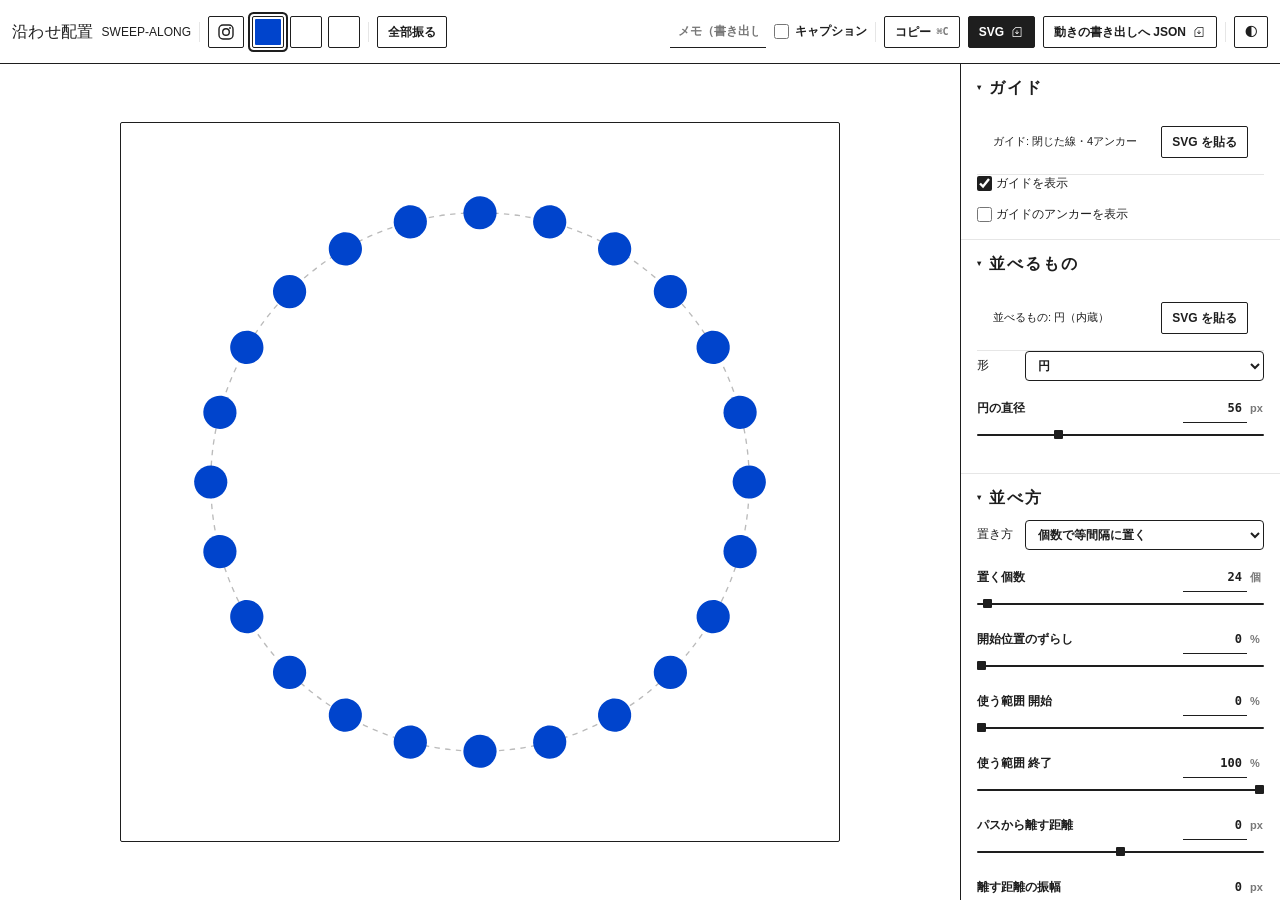
<file: sweep-along/index.html>
<!doctype html>
<html data-sm-build="2d71bec・2026-11-05 22:19" data-sm-app="sweep-along" lang="ja">
<head>
<meta charset="utf-8">
<meta name="viewport" content="width=device-width, initial-scale=1">
<meta name="studio-spec" content="type:一枚もの">
<link rel="stylesheet" href="_ext/000_kit/studio2.css?v=0.7.8">
<title>沿わせ配置</title>
<style>
  /* 独自CSSは最小限（006_ツールの規格 §6）。盤面と貼り付け欄の見た目だけ。 */
  #stageWrap{ width:100%; height:100%; display:flex; align-items:center; justify-content:center; }
  #canvas{ width:100%; height:100%; max-width:720px; max-height:720px; background:var(--surface); border:var(--bd) solid var(--outline); border-radius:var(--r-xs); display:block; }
  .guide{ fill:none; stroke:#bbbbbb; stroke-width:0.5; stroke-dasharray:2 2; }
  .guideAnchor{ fill:#bbbbbb; stroke:none; }
  #errBar{ font:400 12px/1.5 var(--font); color:#b0463e; max-width:100%; padding:0 var(--sp-m); }
  #errBar:empty{ display:none; }
  .pasteBox{ display:flex; flex-direction:column; gap:var(--sp-xs); padding:var(--pad) var(--sp-m); border-bottom:var(--bd) solid var(--outlineBright); }
  .pasteBox label{ font:700 11px/1.3 var(--font); color:var(--onSurfaceVariant); letter-spacing:.08em; }
  .pasteBox textarea{ width:100%; box-sizing:border-box; min-height:44px; font:400 11px/1.5 var(--font); resize:vertical; }
  .pasteBox .row{ display:flex; gap:var(--sp-s); align-items:center; flex-wrap:wrap; }
  /* 貼り付け欄の壁（段6-A-2）: 既定は折りたたみ（1行の要約＋「SVGを貼る」）。 */
  .pasteSummaryRow{ display:flex; align-items:center; justify-content:space-between; gap:var(--sp-s); }
  .pasteSummary{ font:400 11px/1.4 var(--font); color:var(--onSurfaceVariant); overflow:hidden; text-overflow:ellipsis; white-space:nowrap; }
  .pasteFields{ display:flex; flex-direction:column; gap:var(--sp-xs); }
  .pasteBox.dragover{ background:var(--surfaceContainer); }
  /* 角度行（段3・角度は端で止まらず循環する。angle-dial.js が作るDOM） */
  .sk-anglerow .sk-angleband{ position:relative; height:24px; box-sizing:border-box; border:var(--bd) solid var(--outline); border-radius:var(--r-xs); background:var(--surfaceContainer); cursor:ew-resize; overflow:hidden; touch-action:none; }
  .sk-anglerow .sk-angleband:focus{ outline:2px solid var(--primary); outline-offset:1px; }
  .sk-anglerow .sk-angleband canvas{ display:block; width:100%; height:100%; }
</style>
<link rel="manifest" href="manifest.webmanifest">
<link rel="apple-touch-icon" href="icon-180.png">
<link rel="icon" href="icon-192.png">
<link rel="stylesheet" href="_ext/000_kit/studio-mobile.css?v=84a22e17">
</head>
<body data-frame="tool">

<header id="bar"></header>

<div id="main">
  <div id="stage">
    <div id="errBar" role="alert"></div>
    <div id="stageWrap">
      <svg id="canvas" viewBox="-150 -150 300 300" xmlns="http://www.w3.org/2000/svg" role="img" aria-label="沿わせ配置のプレビュー"></svg>
    </div>
  </div>
  <aside id="panel">
    <div class="pasteBox" id="guideBox">
      <div class="pasteSummaryRow" id="guideSummaryRow">
        <span class="pasteSummary" id="guideSummaryText"></span>
        <button type="button" class="btn" id="guideOpenBtn">SVG を貼る</button>
      </div>
      <div class="pasteFields" id="guideFields" hidden>
        <label for="guidePaste">ガイドのパス（SVGを貼る）</label>
        <textarea id="guidePaste" spellcheck="false" aria-label="ガイドのSVGの文字列"></textarea>
        <div class="row">
          <button type="button" class="btn" id="loadGuideBtn">この文字列をガイドにする</button>
        </div>
      </div>
    </div>
    <div class="pasteBox" id="objBox">
      <div class="pasteSummaryRow" id="objSummaryRow">
        <span class="pasteSummary" id="objSummaryText"></span>
        <button type="button" class="btn" id="objOpenBtn">SVG を貼る</button>
      </div>
      <div class="pasteFields" id="objFields" hidden>
        <label for="objPaste">並べるものの形（SVGを貼る）</label>
        <textarea id="objPaste" spellcheck="false" aria-label="並べるもののSVGの文字列"></textarea>
        <div class="row">
          <button type="button" class="btn" id="loadObjBtn">この文字列を並べるものにする</button>
          <button type="button" class="btn" id="clearObjBtn">内蔵の形に戻す</button>
        </div>
      </div>
    </div>
  </aside>
</div>

<script src="sweep.js?v=0.6.0"></script>
<script src="angle-dial.js?v=0.6.0"></script>
<script src="_ext/000_kit/studio-kit.js?v=0.8.0"></script>
<script src="_ext/000_kit/svg-in.js?v=0.8.0"></script>
<script src="_ext/000_kit/scene-export.js?v=0.7.6"></script>
<script>
/* ============================================================
   沿わせ配置（sweep-along）— 000_README.md 仕様。
   ガイドのパスに沿って、間隔の規則（アンカー・一定・曲率・奥行き）でオブジェクトを
   複製し、奥行きを付けて回転投影すると密度が生まれる。幾何演算は sweep.js。
   ここはDOM／取り込み／描画／書き出しだけを持つ。
   ============================================================ */
var SVGNS = 'http://www.w3.org/2000/svg';
var TOOL = 'sweep-along';
var PJ = '160_沿わせ配置';
var LAW = 'ガイドのパスに沿って間隔の規則でオブジェクトを複製し、奥行きを付けて回転投影すると密度が生まれる';
var TOOL_VERSION = '0.7.0';
var PARAMS_VERSION = 6; // 段6ブラッシュアップ: 色の変化(colorKind/color2)・貼った要素を順に使う・交互に裏返す・変化の幅の単位(%)を追加
var FILL_COLOR = '#2b2b2b';
var GUIDE_DEFAULT_SVG = "<svg xmlns=\"http://www.w3.org/2000/svg\" viewBox=\"0 0 200 200\"><path fill=\"none\" stroke=\"#04c\" stroke-width=\".9\" d=\"M200,100C200,155.23,155.23,200,100,200C44.77,200,0,155.23,0,100C0,44.77,44.77,0,100,0C155.23,0,200,44.77,200,100Z\"/></svg>";  // INIT-01: 最初のガイドは円1つ

var canvas = document.getElementById('canvas');
var errBar = document.getElementById('errBar');

/* --- 状態 ------------------------------------------------------------- */
var state = {
  guideText: '',
  guideSub: null,
  guideFlat: null,
  objText: '' // 貼り付け済みの並べるもののSVG文字列（''なら内蔵の形を使う）
};
/* 並べるもののSVGは「貼ったものの大きさ」(objSize)を変えるたびに読み直す必要があるため、
   常駐パースはせず objParsedNow() で都度（テキスト・大きさが変わった時だけ）計算する。 */
var objParsedCache = { text: null, size: null, result: null };
function objParsedNow() {
  if (!state.objText) return null;
  if (objParsedCache.text === state.objText && objParsedCache.size === values.objSize) return objParsedCache.result;
  var result = Sweep.parseObjectSVG(state.objText, { size: values.objSize });
  objParsedCache = { text: state.objText, size: values.objSize, result: result };
  return result;
}
function clearObjParsedCache() { objParsedCache = { text: null, size: null, result: null }; }

function setError(msg) { errBar.textContent = msg; }
function clearError() { errBar.textContent = ''; }

/* 貼られたSVG文字列から <path d="..."> を全部拾う（DOMParserを使わない・軽い正規表現）。
   <path>で囲まず d の値だけが貼られた場合（Mから始まる）もそのまま1本として読む。 */
function extractPathDs(text) {
  var ds = [];
  var re = /<path\b[^>]*\sd\s*=\s*("([^"]*)"|'([^']*)')/gi;
  var m;
  while ((m = re.exec(text))) {
    var d = m[2] != null ? m[2] : m[3];
    if (d) ds.push(d);
  }
  if (!ds.length) {
    var trimmed = String(text || '').trim();
    if (/^[Mm]/.test(trimmed)) ds.push(trimmed);
  }
  return ds;
}

function subsFromText(text) {
  /* ガイドも rect/circle/ellipse/line/polyline/polygon/path を全部読む（指揮者修正 2026-09-25:
     <polygon> のガイドが読めなかった）。<svg>無しの d 文字列は従来どおり extractPathDs で拾う */
  var parsed = Sweep.parseObjectSVG(text, { raw: true });
  if (parsed && parsed.subs && parsed.subs.length) return parsed.subs;
  var ds = extractPathDs(text);
  var subs = [];
  ds.forEach(function (d) { subs = subs.concat(Sweep.parsePath(d)); });
  return subs;
}

/* --- ガイドの取り込み ---------------------------------------------------- */
function loadGuide(text) {
  var subs = subsFromText(text);
  if (!subs.length) { setError('ガイドのパスが見つかりません'); Studio.toast('ガイドのパスが見つかりません', { kind: 'error', sticky: true }); return false; }
  var sub = null;
  for (var i = 0; i < subs.length; i++) { if (subs[i].closed) { sub = subs[i]; break; } }
  if (!sub) sub = subs[0];
  if (!sub.segs.length) { setError('有効なパスがありません'); Studio.toast('有効なパスがありません', { kind: 'error', sticky: true }); return false; }
  state.guideText = text;
  state.guideSub = sub;
  state.guideFlat = Sweep.flatten(sub, 0.5);
  clearError();
  return true;
}

/* --- 並べるものの取り込み（段2: rect/circle/ellipse/line/polyline/polygon/path を
   全部読む。transformも焼く。読めた要素の大きさを「貼ったものの大きさ」へ正規化する） ---- */
function loadObject(text) {
  var parsed = Sweep.parseObjectSVG(text, { size: values.objSize });
  if (!parsed) {
    // 互換: <svg>タグなしで d文字列だけが貼られた場合（段1からの書式）もpathとして読む
    var trimmed = String(text || '').trim();
    if (/^[Mm]/.test(trimmed)) {
      var bareSubs = Sweep.parsePath(trimmed);
      if (bareSubs.length && bareSubs.some(function (s) { return s.segs.length; })) {
        state.objText = '<path d="' + trimmed.replace(/"/g, '&quot;') + '"/>';
        clearObjParsedCache();
        clearError();
        return true;
      }
    }
    setError('読める要素がありません');
    Studio.toast('読める要素がありません', { kind: 'error', sticky: true });
    return false;
  }
  state.objText = text;
  clearObjParsedCache();
  /* 2026-10-14 ユーザー「沿っているものの線幅の調整」: 貼ったものの線幅をパネル「線の太さ」へ取り込み、以後はパネルで調整する */
  for (var pi = 0; pi < parsed.paths.length; pi++) {
    var pp = parsed.paths[pi];
    if (pp.stroke && pp.stroke !== 'none' && pp.strokeWidth) { values.set('strokeWidth', Math.max(0.1, Math.round(pp.strokeWidth * 10) / 10)); break; }
  }
  clearError();
  if (parsed.warnings && parsed.warnings.length) Studio.toast(parsed.warnings.join('／'));   // 読めなかった物（切り抜き・効果など）を件数つきで知らせる
  return true;
}
function clearObjectOverride() {
  state.objText = '';
  clearObjParsedCache();
}

/* --- 並べるものの形（内蔵 or 貼り付け・幾何のみ） --------------------------- */
function computeObjPaths() {
  var parsed = objParsedNow();
  if (parsed && parsed.paths.length) {
    var subs = [];
    parsed.paths.forEach(function (p) { subs = subs.concat(Sweep.parsePath(p.d)); });
    return subs;
  }
  if (values.objKind === 'segment') return Sweep.builtinShape('segment', { length: values.segmentLength });
  if (values.objKind === 'arrow') return Sweep.builtinShape('arrow', { length: values.segmentLength });
  return Sweep.builtinShape('circle', { diameter: values.circleDiameter });
}

/* --- 並べるものの色（段2「見た目」群）。
   貼ったものの色を使う=ON かつ貼り付けがある時は、貼った要素の中から最初に見つかった
   実際の塗り色・線色を使う（複数要素を1個=1<path>へ統合するため、代表色1つに決める）。
   OFF、または内蔵の形（円・線分・矢印）の時は「見た目」群の色をそのまま使う。 -------- */
function computeObjStyle() {
  var parsed = objParsedNow();
  if (parsed && values.useObjectColor) {
    var fill, stroke, strokeWidth, fillRule;
    for (var i = 0; i < parsed.paths.length; i++) {
      if (parsed.paths[i].fill && parsed.paths[i].fill !== 'none') { fill = parsed.paths[i].fill; fillRule = parsed.paths[i].fillRule; break; }
    }
    for (var j = 0; j < parsed.paths.length; j++) {
      if (parsed.paths[j].stroke && parsed.paths[j].stroke !== 'none') { stroke = parsed.paths[j].stroke; strokeWidth = parsed.paths[j].strokeWidth || 1; break; }
    }
    if (!fill && !stroke) fill = FILL_COLOR;
    return { fill: fill || 'none', stroke: stroke, strokeWidth: values.strokeWidth, fillRule: fillRule };   // 2026-10-14 線の太さはパネルの値（貼った時に取り込む）
  }
  var fillC = colorState.fillColor && colorState.fillColor !== 'none' ? colorState.fillColor : 'none';
  var strokeC = colorState.strokeColor && colorState.strokeColor !== 'none' ? colorState.strokeColor : undefined;
  /* 線分・矢印は開いたパスなので塗りでは見えない。線の色が「なし」なら塗りの色を線に使う
     （指揮者修正 2026-09-25: 線の色の既定が「なし」のため線分が消えていた） */
  if (!parsed && (values.objKind === 'segment' || values.objKind === 'arrow') && !strokeC) {
    strokeC = fillC !== 'none' ? fillC : FILL_COLOR;
    fillC = 'none';
  }
  return { fill: fillC, stroke: strokeC, strokeWidth: values.strokeWidth };
}

/* --- 貼った要素を順に使う（段6-B-9）。並べるものが貼り付け・複数要素の時だけ、
   parseObjectSVGが返す要素ごとのpaths（各自の色を保つ）を返す。1要素以下、または
   貼り付けが無い/機能OFFならnull（=呼び出し側は今までどおり統合したobjPaths/styleを使う）。 */
function objElementsList() {
  if (!values.useElementsInOrder || !state.objText) return null;
  var parsed = objParsedNow();
  if (!parsed || !parsed.paths || parsed.paths.length < 2) return null;
  return parsed.paths;
}
function styleForElement(elem) {
  var fill = (elem.fill && elem.fill !== 'none') ? elem.fill : 'none';
  var stroke = elem.stroke && elem.stroke !== 'none' ? elem.stroke : undefined;
  if (fill === 'none' && !stroke) fill = FILL_COLOR;
  return { fill: fill, stroke: stroke, strokeWidth: values.strokeWidth, fillRule: elem.fillRule };
}

/* --- 色の変化（段6-B-8・見た目群）。placementsの並び順（seqIndex）に対応する色配列を
   返す。colorKind='none'、または「貼った要素を順に使う」が効いている間（各要素が
   自分の色を保つ方を優先）はnull（呼び出し側は元のstyleをそのまま使う）。 --------- */
function computePlacementColors(placements, style) {
  if (!values.colorKind || values.colorKind === 'none') return null;
  if (objElementsList()) return null;
  var base = (style.fill && style.fill !== 'none') ? style.fill : (style.stroke && style.stroke !== 'none' ? style.stroke : FILL_COLOR);
  return Sweep.colorRule(placements, values.colorKind, base, values.color2, { flat: state.guideFlat, gain: 1 });
}
/* colorsArr[p.seqIndex] を、塗り・線のどちらが「見えている色」かに応じて差し替える
   （両方見えている時は塗りの方を差し替える・簡略化。000_README.mdに明記）。 */
function resolvePlacementStyle(p, style, colorsArr) {
  if (!colorsArr) return style;
  var c = colorsArr[p.seqIndex != null ? p.seqIndex : 0];
  if (style.fill && style.fill !== 'none') return { fill: c, stroke: style.stroke, strokeWidth: style.strokeWidth, fillRule: style.fillRule };
  if (style.stroke && style.stroke !== 'none') return { fill: style.fill, stroke: c, strokeWidth: style.strokeWidth, fillRule: style.fillRule };
  return { fill: c, stroke: style.stroke, strokeWidth: style.strokeWidth, fillRule: style.fillRule };
}

/* --- 奥行きの規則パラメータをdepthProfileのoptsへ変換 ------------------------ */
function depthOptsFor(v) {
  if (v.depthKind === 'wave') return { cycles: v.depthCycles, phase: (v.depthPhase || 0) + playWaveOff, amp: v.depthAmp };
  if (v.depthKind === 'ramp') return { from: -v.depthAmp, to: v.depthAmp };
  if (v.depthKind === 'alt') return { amp: v.depthAmp };
  return {};
}

/* --- 沿わせ方の自由度（段2）の設定値をapplySweepOptionsのoptsへ変換 ------------- */
function sweepOptsFor(v) {
  return {
    startShift: v.startShift, rangeStart: v.rangeStart, rangeEnd: v.rangeEnd,
    offset: v.offset, offsetWaveAmp: v.offsetWaveAmp, offsetWaveCycles: v.offsetWaveCycles,
    tilt: v.tilt, spinTurns: v.spinTurns,
    columns: v.columns, columnGap: v.columnGap,
    jitter: { seed: v.jitterSeed, pos: v.jitterPos, size: v.jitterSize, angle: v.jitterAngle }
  };
}

/* --- 立体（段5・5-2）: 「置く面」を Sweep.placeOnFrame/bakeObject3D の plane 名へ、
   「透視の強さ」をカメラ距離fへ変換する（カメラ距離=viewBox長辺×(10/透視の強さ)・
   spec.md 5-2）。 ----------------------------------------------------------- */
function solidPlaneFor(v) { return v.solidMode === 'stand' ? 'stand' : (v.solidMode === 'twist' ? 'twist' : 'lay'); }
function solidProjOpts(vb) {
  var persp = values.perspective || 0;
  var f = persp > 0 ? Math.max(vb.w, vb.h) * (10 / persp) : 1000;
  return { ax: axNow(), ay: ayNow(), persp: persp, f: f };
}

/* 各配置に奥行きz（奥行きの規則から。置き方が「奥行きで密に」以外でも効く）を割り当てる。
   sizeRule('depth')が反応できるよう、applySweepOptionsの前後どちらでも呼べる純粋な関数
   にしてある（弧長sから3D曲線上のzを引くだけ・向きは変えない）。 */
function assignDepthZ(placements, flat, flat3D) {
  if (!flat.length) { placements.forEach(function (p) { p.z = 0; }); return; }
  placements.forEach(function (p) {
    var s2d = ((p.s % flat.length) + flat.length) % flat.length;
    var s3 = Sweep.arcLength2Dto3D(flat, flat3D, s2d);
    p.z = Sweep.frameAt(flat3D, s3, null).P.z;
  });
}

/* 最終（使う範囲・ずらし・列・ばらつき適用後）の配置に、向き(frame.N/B)・ひねり角・
   投影後の奥行き(sortZ・回転ax/ayを反映)・正規化した奥行き(depthNorm・0=奥,1=手前)を
   付ける。原点(frame.P.x/y)は配置の実座標(離す距離・列・ばらつき込み)を使い、
   向きだけ3D曲線のその弧長位置のフレームを使う（frameAtの位置そのものではなく）。 */
function attachSolidFrames(placements, flat, flat3D) {
  var L = flat3D.length;
  var prevN = null;
  placements.forEach(function (p) {
    var s2d = flat.length > 1e-9 ? ((p.s % flat.length) + flat.length) % flat.length : 0;
    var s3 = Sweep.arcLength2Dto3D(flat, flat3D, s2d);
    var fr0 = Sweep.frameAt(flat3D, s3, prevN);
    prevN = fr0.N;
    p.frame = { P: { x: p.x, y: p.y, z: fr0.P.z }, T: fr0.T, N: fr0.N, B: fr0.B };
    p.z = fr0.P.z;
    p.twistRad = L > 1e-9 ? 2 * Math.PI * (values.twistTurns || 0) * (s3 / L) : 0;
  });
  var zs = placements.map(function (p) { return p.z || 0; });
  var zMin = zs.length ? Math.min.apply(null, zs) : 0, zMax = zs.length ? Math.max.apply(null, zs) : 0;
  var zSpan = (zMax - zMin) || 1;
  placements.forEach(function (p) {
    p.depthNorm = (( p.z || 0) - zMin) / zSpan;
    var rotP = Sweep.rotateProject([[p.x, p.y, p.z || 0]], axNow(), ayNow())[0];
    p.sortZ = rotP.z;
  });
}

/* --- 配置の計算（置き方→向き(固定角)→[立体: 奥行きz]→大きさ→沿わせ方の自由度→
   [立体: 向き(frame)・ひねり・投影奥行き]） -----------------------------------
   applySweepOptionsを大きさの後に置く理由: 使う範囲・列数・ばらつきは「向き・大きさが
   決まった後の並び全体」に対する調整（範囲の絞り込み・列の複製・位置と大きさの
   ばらつき）として効かせたいため。傾き・進行で回すは各配置の角度に加算するだけ
   なので、固定角(orientMode='fixed')の後でも意味が保たれる。奥行きzは、大きさの変化
   「奥行きで」が使う範囲/ずらしの前後どちらでも同じ弧長基準で反応できるよう、
   sizeRuleの前後2回（使う範囲の前後）で付け直す。 --------------------------------- */
function computePlacements() {
  var flat = state.guideFlat;
  if (!flat) return [];
  var mode = values.placeMode;
  var opts = {};
  if (mode === 'count') opts = { count: values.count };
  else if (mode === 'distance') opts = { distance: values.distance };
  else if (mode === 'curvature') opts = { count: values.count, k: values.curvatureK };
  else if (mode === 'depth') opts = { count: values.count, depthKind: values.depthKind, depthOpts: depthOptsFor(values), ax: axNow(), ay: ayNow() };
  var placements = Sweep.place(flat, mode, opts);

  if (values.orientMode === 'fixed') {
    var rad = values.fixedAngle * Math.PI / 180;
    placements.forEach(function (p) { p.angle = rad; });
  }
  if (playSpinRad) placements.forEach(function (p) { p.angle += playSpinRad; });   // 再生中の向きの回転

  var flat3D = null;
  if (values.useDepth) {
    flat3D = Sweep.build3DFlat(flat, values.depthKind, depthOptsFor(values));
    assignDepthZ(placements, flat, flat3D);
  }

  /* 段6-B-7: 変化の幅は−100〜+100%のUI値を/100してsizeRuleのgain（-1〜1想定）へ渡す。
     全モード共通のスケール（sweep.js taperEnds/taperCenterのコメント参照）。 */
  Sweep.sizeRule(placements, values.sizeMode, { gain: (values.sizeGain || 0) / 100, flat: flat });
  var out = Sweep.applySweepOptions(placements, flat, sweepOptsFor(values));

  if (values.useDepth) {
    attachSolidFrames(out, flat, flat3D);
  }
  /* seqIndex: ガイドに沿った並び順（0始まり）。z並び替え（立体の描画順）や列複製の後でも
     「貼った要素を順に使う」「交互に裏返す」「色の変化」が並び順基準で効くよう、
     最終配列のインデックスをここで一度だけ固定して各placementへ持たせる。 */
  out.forEach(function (p, i) {
    p.seqIndex = i;
    if (values.mirrorAlternate) p.mirror = (i % 2 === 1);
  });
  return out;
}

/* --- 表示範囲（ガイドの実測bboxに、並べるものの寸法ぶん余白を足す） -------------- */
function bboxOf2DPoints(pts) {
  var minX = Infinity, minY = Infinity, maxX = -Infinity, maxY = -Infinity;
  pts.forEach(function (p) {
    if (p.x < minX) minX = p.x; if (p.x > maxX) maxX = p.x;
    if (p.y < minY) minY = p.y; if (p.y > maxY) maxY = p.y;
  });
  return { minX: minX, minY: minY, maxX: maxX, maxY: maxY };
}
function compute2DViewBox(flat) {
  var bb = bboxOf2DPoints(flat.pts);
  var w = Math.max(1, bb.maxX - bb.minX), h = Math.max(1, bb.maxY - bb.minY);
  var objSize = Math.max(values.circleDiameter || 0, values.segmentLength || 0, values.objSize || 0);
  var spread = Math.abs(values.offset || 0) + (values.offsetWaveAmp || 0)
    + Math.abs((values.columns || 1) - 1) * (values.columnGap || 0) / 2
    + (values.jitterPos || 0);
  var margin = Math.max(w, h) * 0.15 + objSize + spread;
  return { x: bb.minX - margin, y: bb.minY - margin, w: w + margin * 2, h: h + margin * 2 };
}
/* 版面フィット（段7バグ修正・000_README.mdの規則）: 版面(artboard)は常にkitの大きさ
   （上部バー「大きさ」・sizeWH）そのもの＝内容によって伸び縮みしない固定の枠。
   対象（立体OFF＝ガイド＋配置の2Dbbox、立体ON＝投影後の配置＋投影後のガイドのbbox）を
   Sweep.fitToArtboard で版面へ中央揃え・余白8%収める一様変換{scale,tx,ty}を1か所
   （このcomputeArtFit）だけで計算し、描画（render）・書き出し（buildExportSVG）・
   シーンJSON（buildSceneJSON）の全部がここを通す。
   オブジェクトの大きさ（円の直径px等）は版面のpxとして扱うため、フィットの拡大は
   ガイド・配置の「位置」にだけ掛かるようにする：fitArtグループへ transform として
   scale/tx/tyを掛け、その分だけ「並べるものの局所形状」を1/scaleへ事前縮小して
   打ち消す（scaleSubs）。旧「投影後のbbox＋余白8%」（段6-A-5・段6-A-5-2）はこの規則
   へ置き換えた。 */
function currentArtboard() { return { x: 0, y: 0, w: sizeWH[0], h: sizeWH[1] }; }
function computeArtFit(flat) {
  var artboard = currentArtboard();
  if (!flat || !flat.pts || !flat.pts.length) return { scale: 1, tx: 0, ty: 0, artboard: artboard };
  var placements = computePlacements();
  var pts2D;
  if (values.useDepth) {
    var proj = solidProjOpts(compute2DViewBox(flat));
    var flat3D = Sweep.build3DFlat(flat, values.depthKind, depthOptsFor(values));
    pts2D = flat3D.pts.map(function (p) { return Sweep.projectPoint(p, proj); });
    placements.forEach(function (p) { pts2D.push(Sweep.projectPoint({ x: p.x, y: p.y, z: p.z || 0 }, proj)); });
  } else {
    pts2D = flat.pts.map(function (p) { return { x: p.x, y: p.y }; });
    placements.forEach(function (p) { pts2D.push({ x: p.x, y: p.y }); });
  }
  var bb = bboxOf2DPoints(pts2D);
  if (!isFinite(bb.minX)) return { scale: 1, tx: 0, ty: 0, artboard: artboard };
  var fit = Sweep.fitToArtboard(bb, artboard, 0.08);
  fit.artboard = artboard;
  return fit;
}
/* オブジェクトの局所形状（1個ぶんのsubs配列）をk倍する。版面フィットの拡大は
   fitArtグループの transform で位置ごと掛かるため、局所形状だけあらかじめ1/scale
   しておくと最終的な見た目の大きさが変わらない（版面フィットの規則・上のコメント）。 */
function scaleSubs(subs, k) {
  function sp(p) { return { x: p.x * k, y: p.y * k }; }
  return (subs || []).map(function (sub) {
    return {
      closed: !!sub.closed,
      anchors: (sub.anchors || []).map(sp),
      segs: (sub.segs || []).map(function (seg) {
        if (seg.type === 'L') return { type: 'L', a: sp(seg.a), b: sp(seg.b) };
        return { type: 'C', p0: sp(seg.p0), p1: sp(seg.p1), p2: sp(seg.p2), p3: sp(seg.p3) };
      })
    };
  });
}

/* --- 配置を<path>群としてcontainerへ描く（画面描画・SVG書き出しの共通処理）。
   立体OFFなら今までどおりbakeObject。立体ONならbakeObject3D＋shadeColor（陰影）で
   1個ずつ3D→2Dへ焼く（段5・DoD(段5g): OFFのときはこの分岐に入らないので既存結果と一致）。
   shapeScale（既定1）: 版面フィットの拡大を打ち消すため、並べるものの局所形状だけ
   あらかじめこの倍率で縮めてから焼く（呼び出し側がcomputeArtFit().scaleの逆数を渡す）。 */
function drawArtInto(container, placements, objPaths, style, vb, shapeScale) {
  shapeScale = shapeScale != null ? shapeScale : 1;
  var solidOn = !!values.useDepth;
  var plane = solidPlaneFor(values);
  var proj = solidOn ? solidProjOpts(vb) : null;
  var elements = objElementsList();
  var colorsArr = elements ? null : computePlacementColors(placements, style);
  var baseObjPaths = scaleSubs(objPaths, shapeScale);
  var ordered = placements.slice().sort(function (a, b) {
    return (solidOn ? (a.sortZ || 0) : (a.z || 0)) - (solidOn ? (b.sortZ || 0) : (b.z || 0));
  });
  ordered.forEach(function (p) {
    var path = document.createElementNS(SVGNS, 'path');
    var thisObjPaths = baseObjPaths, thisStyle = style;
    if (elements) {
      var elem = elements[Sweep.objectIndexFor(p.seqIndex || 0, elements.length)];
      thisObjPaths = scaleSubs(Sweep.parsePath(elem.d), shapeScale);
      thisStyle = styleForElement(elem);
    } else if (colorsArr) {
      thisStyle = resolvePlacementStyle(p, style, colorsArr);
    }
    var d, fillC = thisStyle.fill, strokeC = thisStyle.stroke, swC = thisStyle.strokeWidth;
    if (solidOn) {
      d = Sweep.bakeObject3D(thisObjPaths, p, { plane: plane, twist: p.twistRad, proj: proj });
      var facing = 1;
      if ((plane === 'stand' || plane === 'twist') && p.frame) {
        var Trot = Sweep.rotateProject([[p.frame.T.x, p.frame.T.y, p.frame.T.z]], axNow(), ayNow())[0];
        facing = Math.abs(Trot.z);
      }
      var shadeOpts = { depthNorm: p.depthNorm, haze: values.haze, facing: facing, brightness: values.brightness, bg: '#ffffff' };
      if (fillC && fillC !== 'none') fillC = Sweep.shadeColor(fillC, shadeOpts);
      if (strokeC && strokeC !== 'none') strokeC = Sweep.shadeColor(strokeC, shadeOpts);
      if (values.thinFar) swC = swC * (0.5 + 0.5 * (p.depthNorm != null ? p.depthNorm : 1));
    } else {
      d = Sweep.bakeObject(thisObjPaths, p);
    }
    path.setAttribute('d', d);
    path.setAttribute('fill', fillC === 'none' ? 'none' : fillC);
    if (thisStyle.fillRule === 'evenodd') path.setAttribute('fill-rule', 'evenodd');   // 貼った形の穴（複合パス）を保つ
    if (strokeC && strokeC !== 'none') { path.setAttribute('stroke', strokeC); path.setAttribute('stroke-width', +(swC * shapeScale).toFixed(6)); }   // 版面フィットの拡大(group scale)を打ち消し、見かけの太さ=パネルの値
    container.appendChild(path);
  });
}

/* --- 版面（§0・§13 VID-01）。上部バーの「大きさ」（4:5 既定・1080×1350等）そのもの
   が版面＝内容によって伸び縮みしない固定の枠（版面フィットの規則・computeArtFit参照）。 ---- */
var sizeWH = Studio.SIZES[Object.keys(Studio.SIZES)[0]].slice();
var sizeKeyCur = Object.keys(Studio.SIZES)[0];
var frameBox = null;
function computeFrameBox() {
  return { x: 0, y: 0, w: sizeWH[0], h: sizeWH[1], pxW: sizeWH[0], pxH: sizeWH[1], key: sizeKeyCur };
}
function drawFrameGuide() {
  if (!frameBox) return;
  var f = frameBox, g = document.createElementNS(SVGNS, 'g');
  g.setAttribute('class', 'frame-guide'); g.setAttribute('pointer-events', 'none');
  var r = document.createElementNS(SVGNS, 'rect');
  r.setAttribute('x', f.x); r.setAttribute('y', f.y); r.setAttribute('width', f.w); r.setAttribute('height', f.h);
  r.setAttribute('fill', 'none'); r.setAttribute('stroke', '#8A8A8A'); r.setAttribute('stroke-width', 1);
  r.setAttribute('stroke-dasharray', '4 3'); r.setAttribute('vector-effect', 'non-scaling-stroke');
  g.appendChild(r);
  // 横幅の寸法線（版面の上）: 端の目盛り＋「4:5 · 1080 × 1350 px」
  var y = f.y - Math.max(f.w, f.h) * 0.03, tick = Math.max(f.w, f.h) * 0.012;
  function line(x1, y1, x2, y2) {
    var l = document.createElementNS(SVGNS, 'line');
    l.setAttribute('x1', x1); l.setAttribute('y1', y1); l.setAttribute('x2', x2); l.setAttribute('y2', y2);
    l.setAttribute('stroke', '#8A8A8A'); l.setAttribute('stroke-width', 1); l.setAttribute('vector-effect', 'non-scaling-stroke');
    g.appendChild(l);
  }
  line(f.x, y, f.x + f.w, y); line(f.x, y - tick, f.x, y + tick); line(f.x + f.w, y - tick, f.x + f.w, y + tick);
  var t = document.createElementNS(SVGNS, 'text');
  t.setAttribute('x', f.x + f.w / 2); t.setAttribute('y', y - tick * 1.3); t.setAttribute('text-anchor', 'middle');
  t.setAttribute('font-size', Math.max(f.w, f.h) * 0.022); t.setAttribute('fill', '#6F6F6F');
  t.setAttribute('font-family', 'ui-monospace, Menlo, monospace'); t.setAttribute('font-weight', '600');
  t.textContent = f.key + ' · ' + f.pxW + ' × ' + f.pxH + ' px';
  g.appendChild(t);
  canvas.appendChild(g);
}

/* --- 色（§0・§5 COLOR-00）。上部バーのスウォッチへ（塗り・線・背景）。パネルには
   色の群を置かない。規定パレット（Studio.PALETTES）から初期値を選ぶ（暗い方を塗りに、
   線は既定「なし」・背景は既定「白」）。 ------------------------------------------- */
var DEFAULT_PALETTE_COLORS = (Studio.PALETTES && Studio.PALETTES[0] && Studio.PALETTES[0].colors) || [FILL_COLOR, '#ffffff'];
function pickDefaultFillColor() {
  var cs = DEFAULT_PALETTE_COLORS.slice();
  function lum(h) { var n = parseInt(String(h).slice(1), 16); return ((n >> 16) & 255) * .299 + ((n >> 8) & 255) * .587 + (n & 255) * .114; }
  // INIT-01: 最初の色は規定パレット navy の先頭色（#0044CC）
  return cs[0] || FILL_COLOR;
}
var colorState = { fillColor: pickDefaultFillColor(), strokeColor: 'none', bg: '#FFFFFF' };
function setColorState(key, v) { colorState[key] = v; render(); pushHistory(); }

/* --- 描画パイプライン ------------------------------------------------------- */
function render() {
  syncVisibility();
  updatePasteSummaries();
  canvas.innerHTML = '';
  if (!state.guideFlat) { frameBox = null; return; }
  // 版面はkitの大きさそのもの（固定）。中身（ガイド＋配置。立体ONは投影後）は
  // computeArtFitで版面へ中央揃え・余白8%のfitArtグループtransformとして収める
  // （版面フィットの規則・computeArtFitのコメント参照）。
  var vb = compute2DViewBox(state.guideFlat); // 透視のカメラ距離fの基準（内容の自然な大きさ・版面とは独立）
  frameBox = computeFrameBox();
  var fit = computeArtFit(state.guideFlat);
  var m = Math.max(frameBox.w, frameBox.h) * 0.06;
  canvas.setAttribute('viewBox', [frameBox.x - m, frameBox.y - m, frameBox.w + 2 * m, frameBox.h + 2 * m].join(' '));

  if (colorState.bg && colorState.bg !== 'none') {   // 背景は版面の中だけに塗る（外は作業台の色）
    var fbg = document.createElementNS(SVGNS, 'rect');
    fbg.setAttribute('x', frameBox.x); fbg.setAttribute('y', frameBox.y);
    fbg.setAttribute('width', frameBox.w); fbg.setAttribute('height', frameBox.h);
    fbg.setAttribute('fill', colorState.bg); fbg.setAttribute('pointer-events', 'none');
    canvas.appendChild(fbg);
  }
  drawFrameGuide();

  // 絵（ガイド＋並べたもの）を版面に収めるグループ。版面フィットのtransformを常に掛ける。
  var fitArt = document.createElementNS(SVGNS, 'g'); fitArt.setAttribute('class', 'fit-art');
  fitArt.setAttribute('transform', 'matrix(' + fit.scale + ' 0 0 ' + fit.scale + ' ' + fit.tx + ' ' + fit.ty + ')');
  canvas.appendChild(fitArt);

  if (values.showGuide) {
    var solidGuideOn = !!values.useDepth;
    var guideD, anchorPts2D;
    if (solidGuideOn) {
      /* ガイドも配置と同じ回転・投影で描く（破線・アンカーとも）。
         3D曲線(flat3D)を弧長順に投影して折れ線として描く（元のベジェ制御点は使わず、
         flatten済みの点列を使う簡略化。dash表示なので実用上は視覚差が出ない）。
         版面フィットはfitArtグループのtransformで掛かるため、ここではraw座標のまま描く。 */
      var guideProj = solidProjOpts(vb);
      var guideFlat3D = Sweep.build3DFlat(state.guideFlat, values.depthKind, depthOptsFor(values));
      var guidePts2D = guideFlat3D.pts.map(function (p) { return Sweep.projectPoint(p, guideProj); });
      guideD = guidePts2D.length ? ('M' + guidePts2D.map(function (p) { return p.x.toFixed(2) + ' ' + p.y.toFixed(2); }).join('L')) : '';
      if (state.guideSub.closed) guideD += 'Z';
      if (values.showAnchors && state.guideSub && state.guideSub.anchors && state.guideFlat.anchorS) {
        anchorPts2D = state.guideSub.anchors.map(function (a, i) {
          var s2d = state.guideFlat.anchorS[i] != null ? state.guideFlat.anchorS[i] : 0;
          var s3 = Sweep.arcLength2Dto3D(state.guideFlat, guideFlat3D, s2d);
          var z = Sweep.frameAt(guideFlat3D, s3, null).P.z;
          return Sweep.projectPoint({ x: a.x, y: a.y, z: z }, guideProj);
        });
      }
    } else {
      guideD = Sweep.bakeObject([state.guideSub], { x: 0, y: 0, angle: 0, scale: 1 });
      if (values.showAnchors && state.guideSub && state.guideSub.anchors) anchorPts2D = state.guideSub.anchors;
    }
    var pGuide = document.createElementNS(SVGNS, 'path');
    pGuide.setAttribute('class', 'guide');
    pGuide.setAttribute('d', guideD);
    fitArt.appendChild(pGuide);
    /* ガイドのアンカーを表示（段4）: 画面表示だけ。書き出しSVG・シーンJSONには入れない
       （buildExportSVG/buildSceneJSONはこのcanvas描画と別に配置だけから組み立てるため、
       ここに足すだけで自動的に書き出しからは除外される）。 */
    if (anchorPts2D) {
      anchorPts2D.forEach(function (a) {
        var c = document.createElementNS(SVGNS, 'circle');
        c.setAttribute('class', 'guideAnchor');
        c.setAttribute('cx', a.x); c.setAttribute('cy', a.y); c.setAttribute('r', 1.5);
        fitArt.appendChild(c);
      });
    }
  }

  var placements = computePlacements();
  var objPaths = computeObjPaths();
  var style = computeObjStyle();
  var gArt = document.createElementNS(SVGNS, 'g'); gArt.id = 'art';
  drawArtInto(gArt, placements, objPaths, style, vb, fit.scale > 1e-9 ? 1 / fit.scale : 1);
  fitArt.appendChild(gArt);
}

/* --- 上部バー（§0・§13）。書き出しはアイコン付きの短い形（コピー/SVG/JSON）。 --- */
// Serendie Symbols outlined/file-download.svg（000_kit/symbols・MIT。立体スプラインと同じアイコン）。
var ICON_DOWNLOAD = '<svg viewBox="0 0 24 24" xmlns="http://www.w3.org/2000/svg"><path fill-rule="evenodd" clip-rule="evenodd" d="M9.50095 3.64935C9.66036 3.48994 9.87656 3.40039 10.102 3.40039H18.7484C19.2179 3.40039 19.5984 3.78095 19.5984 4.25039V19.7504C19.5984 20.2198 19.2179 20.6004 18.7484 20.6004H5.24844C4.77899 20.6004 4.39844 20.2198 4.39844 19.7504V9.10394C4.39844 8.87851 4.48799 8.66231 4.6474 8.5029L9.50095 3.64935ZM10.247 4.60039L5.59844 9.24892V19.4004H18.3984V4.60039H10.247ZM5.4962 9.35116L5.49592 9.35143L5.24844 9.10394L5.49592 9.35143C5.49602 9.35134 5.49611 9.35125 5.4962 9.35116ZM10.3492 4.49816C10.3493 4.49807 10.3494 4.49797 10.3495 4.49788L10.102 4.25039L10.3495 4.49788L10.3492 4.49816ZM11.3983 13.5522L9.60457 11.7584L8.75604 12.607L11.3967 15.2477C11.7287 15.5796 12.2669 15.5796 12.5988 15.2477L15.2391 12.6074L14.3906 11.7588L12.5983 13.5511L12.5979 9.00009L11.3979 9.00019L11.3983 13.5522Z" fill="currentColor"/></svg>';
var bar = Studio.appBar('#bar', {
  name: '沿わせ配置', sub: 'SWEEP-ALONG',
  onCopy: doCopySVG, onSvg: doExportSVG,
  copyLabel: 'コピー',
  svgLabel: 'SVG', svgTitle: 'SVGを書き出し', svgAriaLabel: 'SVGを書き出し', svgIcon: ICON_DOWNLOAD,
  extra: [{ label: '動きの書き出しへ JSON', icon: ICON_DOWNLOAD, title: '見た目と配置の規則をシーンJSONで書き出す（150_動きの書き出しで読み込んで動かせる）',
    ariaLabel: '動きの書き出しへシーンJSONを書き出し', onClick: doExportSceneJSON, id: 'sceneJson' }]
});

/* --- 上部バー共通操作（§0・§13 VID-02/03）。大きさ・色（塗り・線・背景）・再生・A/B・
   映像をここへ集約する（KEY-04: 色・再生の入口はそれぞれ1つだけにする＝パネルには置かない）。
   getParams/apply/frame/metaはこのファイル内の関数（関数宣言はホイストされるため、
   このすぐ下で定義していない関数もここから参照できる）。 --------------------------- */
var sb = Studio.stageBar('#bar', {
  onSize: function (w, h, key) { sizeWH = [w, h]; sizeKeyCur = key; render(); },
  colors: [
    { key: 'fillColor', label: '塗り', value: colorState.fillColor },
    { key: 'strokeColor', label: '線', value: colorState.strokeColor },
    { key: 'bg', label: '背景', value: colorState.bg }
  ],
  palettes: true,
  onColorChange: function (key, v) { setColorState(key, v); },
  getParams: motionParams,
  integerKeys: ['count', 'offsetWaveCycles', 'columns', 'jitterSeed', 'depthCycles'],
  apply: applyMotionParams,
  play: function () { toggleDefaultPlay(); },
  frame: frameForExport,
  meta: exportMeta
});

/* --- パネル（2026-10-13 全体整理。ユーザー「右のタブバーを整理して 何がなんだか使いにくい」）。
   10群→8群。作業の順＝ガイド→並べるもの→並べ方→向きと大きさ→色と線→ばらつき→立体→動き。
   「置き方」と「パスからの距離」は「並べ方」へ統合、「向き」と「大きさの変化」は「向きと大きさ」へ統合、
   「見た目」は「色と線」に改名。ばらつき・立体は使う時だけ開く（collapsed）。封筒 params のキー名は不変。 --------- */
var spec = [
  { type: 'group', label: 'ガイド' },
  { type: 'checkbox', key: 'showGuide', label: 'ガイドを表示', value: true },
  { type: 'checkbox', key: 'showAnchors', label: 'ガイドのアンカーを表示', value: false },

  { type: 'group', label: '並べるもの' },
  { type: 'select', key: 'objKind', label: '形', value: 'circle', options: [
    { value: 'circle', label: '円' },
    { value: 'segment', label: '線分' },
    { value: 'arrow', label: '矢印' }
  ] },
  { type: 'range', key: 'circleDiameter', label: '円の直径', unit: 'px', min: 1, max: 200, step: 1, value: 56 },
  { type: 'range', key: 'segmentLength', label: '線分の長さ', unit: 'px', min: 1, max: 200, step: 1, value: 16 },
  { type: 'range', key: 'objSize', label: '貼ったものの大きさ', unit: 'px', min: 1, max: 300, step: 1, value: 16 },
  { type: 'checkbox', key: 'useElementsInOrder', label: '貼った要素を順に使う', value: false },

  { type: 'group', label: '並べ方' },
  { type: 'select', key: 'placeMode', label: '置き方', value: 'count', options: [
    { value: 'anchors', label: 'アンカーごとに置く' },
    { value: 'count', label: '個数で等間隔に置く' },
    { value: 'distance', label: '距離で等間隔に置く' },
    { value: 'curvature', label: '曲がりが強いほど密に置く' },
    { value: 'depth', label: '奥行きで密に置く' }
  ] },
  { type: 'range', key: 'count', label: '置く個数', unit: '個', min: 3, max: 1000, step: 1, integer: true, value: 24 },
  { type: 'range', key: 'distance', label: '置く間隔', unit: 'px', min: 2, max: 300, step: 1, value: 20 },
  { type: 'range', key: 'curvatureK', label: '密にする強さ', unit: '倍', min: 0, max: 10, step: 0.1, value: 2 },
  { type: 'range', key: 'startShift', label: '開始位置のずらし', unit: '%', min: 0, max: 100, step: 1, value: 0 },
  { type: 'range', key: 'rangeStart', label: '使う範囲 開始', unit: '%', min: 0, max: 100, step: 1, value: 0 },
  { type: 'range', key: 'rangeEnd', label: '使う範囲 終了', unit: '%', min: 0, max: 100, step: 1, value: 100 },
  { type: 'range', key: 'offset', label: 'パスから離す距離', unit: 'px', min: -200, max: 200, step: 1, value: 0 },
  { type: 'range', key: 'offsetWaveAmp', label: '離す距離の振幅', unit: 'px', min: 0, max: 200, step: 1, value: 0 },
  { type: 'range', key: 'offsetWaveCycles', label: '離す距離の周期数', unit: '回', min: 1, max: 12, step: 1, integer: true, value: 1 },
  { type: 'range', key: 'columns', label: '列数', unit: '列', min: 1, max: 12, step: 1, integer: true, value: 1 },
  { type: 'range', key: 'columnGap', label: '列の間隔', unit: 'px', min: 0, max: 200, step: 1, value: 20 },

  { type: 'group', label: '向きと大きさ' },
  /* 固定角・傾きは角度行（AngleDial）。panel 構築後に「向き」の次へ差し込む。 */
  { type: 'select', key: 'orientMode', label: '向き', value: 'tangent', options: [
    { value: 'tangent', label: '接線に沿う' },
    { value: 'fixed', label: '固定角' }
  ] },
  { type: 'range', key: 'spinTurns', label: '1周で回る回数', unit: '回転', min: -10, max: 10, step: 0.5, value: 0 },
  { type: 'checkbox', key: 'mirrorAlternate', label: '交互に裏返す', value: false },
  { type: 'select', key: 'sizeMode', label: '変化の仕方', value: 'constant', options: [
    { value: 'constant', label: 'なし' },
    { value: 'curvature', label: '曲がりが強いほど大きく' },
    { value: 'ramp', label: '位置でだんだん' },
    { value: 'taperEnds', label: '両端をすぼめる' },
    { value: 'taperCenter', label: '中央をすぼめる' },
    { value: 'depth', label: '奥行きで' }
  ] },
  { type: 'range', key: 'sizeGain', label: '変化の幅', unit: '%', min: -100, max: 100, step: 1, integer: true, value: 100 },

  { type: 'group', label: '色と線' },
  { type: 'checkbox', key: 'useObjectColor', label: '貼ったものの色を使う', value: true },
  { type: 'range', key: 'strokeWidth', label: '線の太さ', unit: 'px', min: 0.1, max: 40, step: 0.1, value: 1 },
  { type: 'select', key: 'colorKind', label: '色の変化', value: 'none', options: [
    { value: 'none', label: 'なし' },
    { value: 'gradient', label: '位置で2色をつなぐ' },
    { value: 'alternate', label: '交互に2色' },
    { value: 'curvature', label: '曲がりが強いほど2色目へ' }
  ] },
  { type: 'color', key: 'color2', label: '色2', value: '#ffffff', none: false },

  { type: 'group', label: 'ばらつき', collapsed: true },
  { type: 'range', key: 'jitterPos', label: '位置のばらつき', unit: 'px', min: 0, max: 100, step: 1, value: 0 },
  { type: 'range', key: 'jitterSize', label: '大きさのばらつき', unit: '%', min: 0, max: 100, step: 1, value: 0 },
  { type: 'range', key: 'jitterAngle', label: '角度のばらつき', unit: '°', min: 0, max: 180, step: 1, value: 0 },
  { type: 'range', key: 'jitterSeed', label: 'ばらつきの種', unit: '', min: 0, max: 9999, step: 1, integer: true, value: 1 },

  { type: 'group', label: '立体', collapsed: true },
  { type: 'checkbox', key: 'useDepth', label: '立体にする', value: false },
  { type: 'select', key: 'solidMode', label: '置く面', value: 'lay', options: [
    { value: 'lay', label: 'パスの面に寝かす' },
    { value: 'stand', label: 'パスに直交する面に立てる' },
    { value: 'twist', label: '立てて進行でねじる' }
  ] },
  { type: 'range', key: 'twistTurns', label: '1周のねじれ回数', unit: '回', min: -10, max: 10, step: 0.5, value: 1 },
  { type: 'select', key: 'depthKind', label: '奥行きの規則', value: 'wave', options: [
    { value: 'none', label: 'なし' },
    { value: 'wave', label: '波' },
    { value: 'ramp', label: '奥から手前へだんだん' },
    { value: 'alt', label: '手前と奥を交互に' }
  ] },
  { type: 'range', key: 'depthCycles', label: '周期数', unit: '回', min: 1, max: 12, step: 1, integer: true, value: 2 },
  { type: 'range', key: 'depthAmp', label: '振幅', unit: 'px', min: 0, max: 300, step: 1, value: 80 },
  { type: 'range', key: 'perspective', label: '透視の強さ', unit: '倍', min: 0, max: 5, step: 0.1, value: 0 },
  { type: 'range', key: 'haze', label: '奥を薄くする', unit: '%', min: 0, max: 100, step: 1, value: 0 },
  { type: 'range', key: 'brightness', label: '面の明るさ', unit: '%', min: 0, max: 100, step: 1, value: 0 },
  { type: 'checkbox', key: 'thinFar', label: '奥ほど線を細く', value: false },

  { type: 'group', label: '動き' },
  /* 再生（Space）と A/B 無しの映像書き出しで動く量。2026-10-13 ユーザー「動きの時に角度の回転も調整できるようにしたい」
     「カメラというかガイドも回転させたい 立体スプラインみたいに」。ガイドの回転は立体（縦に回す・横に回す）に足すので、
     速度を入れると「立体にする」を自動で ON にする。 */
  { type: 'range', key: 'playPeriod', label: '1周にかかる秒数（流れる速さ）', unit: '秒', min: 0.5, max: 60, step: 0.5, value: 6 },
  { type: 'checkbox', key: 'playReverse', label: '逆向きに流す', value: false },
  { type: 'range', key: 'playSpin', label: '再生中に向きを回す（1周あたり）', unit: '°', min: -720, max: 720, step: 15, value: 0 },
  { type: 'range', key: 'playRotY', label: 'ガイドを横に回す速度', unit: '°/秒', min: -180, max: 180, step: 1, value: 0 },
  { type: 'range', key: 'playRotX', label: 'ガイドを縦に回す速度', unit: '°/秒', min: -90, max: 90, step: 1, value: 0 },
  { type: 'range', key: 'playWave', label: '奥行きの波を流す速度', unit: '°/秒', min: -360, max: 360, step: 5, value: 0 }
];
/* range行（連続変更）だけ⌘Z履歴を300msデバウンスする。select/checkbox/colorは即時
   （段4・keyの型はspec配列から引く。角度行はspec配列に無いので別扱い＝makeAngleRow側）。 */
var keyIsContinuous = {};
spec.forEach(function (item) { if (item.key) keyIsContinuous[item.key] = (item.type === 'range'); });

/* fireOnInit:false — 角度パラメータ(位相・固定角・傾き・縦に回す・横に回す)は
   下でAngleDial行を差し込むまでvalues[key]が無いため、kit側の初回自動描画は止め、
   全部の初期化が終わった後（本ファイル末尾のrender()）に1回だけ描画する。 */
var values = Studio.panel('#panel', spec, function (vals, key) {
  /* 段6-A-5: 「立体にする」をONにした瞬間、縦横の回転が両方0なら既定の見え方
     （縦20°・横35°）を入れる（角度行はvalues.set経由ではなくangleRowsで静かに合わせる）。 */
  if (key === 'useDepth' && vals.useDepth && !(vals.ax || 0) && !(vals.ay || 0) && angleRows.ax && angleRows.ay) {
    angleRows.ax.setValue(20); values.ax = angleRows.ax.getValue();
    angleRows.ay.setValue(35); values.ay = angleRows.ay.getValue();
  }
  if ((key === 'playRotX' || key === 'playRotY') && (vals[key] || 0) !== 0 && !vals.useDepth) {
    values.set('useDepth', true);
    values.set('depthKind', 'none');   // 形は変えず、平らなガイドをそのまま回す
    if (!(vals.ax || 0) && !(vals.ay || 0) && angleRows.ax && angleRows.ay) { angleRows.ax.setValue(20); values.ax = angleRows.ax.getValue(); angleRows.ay.setValue(35); values.ay = angleRows.ay.getValue(); }
    Studio.toast('ガイドを回すため「立体にする」を ON にしました（奥行きの規則は なし）');
    if (solidGroupEl) { solidGroupEl.classList.remove('closed'); var tt = solidGroupEl.querySelector('.sk-grp-ttl'); if (tt) tt.setAttribute('aria-expanded', 'true'); }   // 畳んだ立体群を開いて見せる
  }
  render();
  pushHistory(!keyIsContinuous[key]);
}, { fireOnInit: false });

/* rowForKey[key] — spec配列の各項目（groupを除く）は必ず1つの.sk-row要素を作る
   （kit panel()の型ごとの実装がどれも class に "sk-row" を含む）ので、
   spec配列の並び順とDOM内の.sk-rowの並び順は一致する。ラベル文字列でDOMを探す
   より頑丈（同じラベルの行が無い・改名しても壊れない）。角度行(AngleDial)を
   挿入する前に呼ぶこと（挿入後だと.sk-rowの数がspecの項目数とズレる）。 */
var rowForKey = (function () {
  var rows = Array.prototype.slice.call(values.mount.querySelectorAll('.sk-row'));
  var map = {}, ri = 0;
  spec.forEach(function (item) { if (item.type === 'group') return; map[item.key] = rows[ri]; ri++; });
  return map;
})();

/* --- 角度パラメータの循環行（段3-2）--------------------------------------------
   位相・固定角・傾き・縦に回す・横に回すの5つは、kitのrange行（端で止まる）ではなく
   AngleDial.createRow()（端の無い帯・0〜360未満に正規化）に差し替える。
   spec配列からは外してあるので、panel構築後にDOMを直接同じ場所へ挿入する。 ------- */
function findGroupByLabel(label) {
  var groups = values.mount.querySelectorAll('.sk-grp');
  for (var i = 0; i < groups.length; i++) {
    var ttl = groups[i].querySelector(':scope > .sk-grp-ttl');
    if (ttl && ttl.textContent === label) return groups[i];
  }
  return null;
}
var guideGroupEl = findGroupByLabel('ガイド');
var objGroupEl = findGroupByLabel('並べるもの');
var placeGroupEl = findGroupByLabel('並べ方');
var orientGroupEl = findGroupByLabel('向きと大きさ');
var solidGroupEl = findGroupByLabel('立体');
var placeSelectEl = rowForKey.placeMode && rowForKey.placeMode.querySelector('select');
var sizeSelectEl = rowForKey.sizeMode && rowForKey.sizeMode.querySelector('select');
var objKindSelectEl = rowForKey.objKind && rowForKey.objKind.querySelector('select');

/* 貼り付け欄（HTML静的markup。元は#panelの直下）を、5-1が指定する群の先頭
   （タイトルの直後）へ移す。DOMノードのappendChild/insertBeforeは自動的に
   元の親から外れるので、HTML側の位置は変えなくてよい。 */
var guideBoxEl = document.getElementById('guideBox');
var objBoxEl = document.getElementById('objBox');
if (guideGroupEl) guideGroupEl.insertBefore(guideBoxEl, guideGroupEl.children[1] || null);
if (objGroupEl) objGroupEl.insertBefore(objBoxEl, objGroupEl.children[1] || null);

var angleRows = {};
function makeAngleRow(key, label, unit) {
  var row = AngleDial.createRow({
    key: key, label: label, unit: unit,
    onChange: function (v) { values[key] = v; render(); pushHistory(false); }
  });
  values[key] = row.getValue();
  angleRows[key] = row;
  return row;
}

// 向き群: 向き(select)の次に固定角、その次に傾き、その後ろに1周で回る回数
var spinTurnsRow = rowForKey.spinTurns;
var fixedAngleRow = makeAngleRow('fixedAngle', '固定角', '°');
var tiltRow = makeAngleRow('tilt', '傾き', '°');
if (orientGroupEl && spinTurnsRow) {
  orientGroupEl.insertBefore(fixedAngleRow.el, spinTurnsRow);
  orientGroupEl.insertBefore(tiltRow.el, spinTurnsRow);
}

// 立体群: 周期数の次に位相、振幅の次に縦に回す・横に回す（→透視の強さへ続く）
var depthAmpRow = rowForKey.depthAmp;
var phaseRow = makeAngleRow('depthPhase', '波の開始位置', '°');
if (solidGroupEl && depthAmpRow) solidGroupEl.insertBefore(phaseRow.el, depthAmpRow);
var perspectiveRow = rowForKey.perspective;
var axRow = makeAngleRow('ax', '縦に回す', '°');
var ayRow = makeAngleRow('ay', '横に回す', '°');
if (solidGroupEl && perspectiveRow) {
  solidGroupEl.insertBefore(axRow.el, perspectiveRow);
  solidGroupEl.insertBefore(ayRow.el, perspectiveRow);
}

/* --- 全部振る（段6-A-6・上部バー）＋振り直す（ばらつき群・種だけ変える） ------------
   置き方・向き・大きさの変化・パスからの距離・ばらつき・色 の値を新しい種で乱数に
   入れ替える。⌘Z（pushHistory）で1回で戻せる。角度パラメータ(固定角・傾き)はvalues.set
   ではなくangleRowsで合わせる（他の角度行と同じ「静かに合わせる」作法）。 --------- */
var specByKey = {};
spec.forEach(function (item) { if (item.key) specByKey[item.key] = item; });
function shuffleValueFor(rng, key) {
  var item = specByKey[key];
  if (!item) return;
  if (item.type === 'range') {
    var v = rng.range(item.min, item.max);
    v = item.integer ? Math.round(v) : Math.round(v / (item.step || 1)) * (item.step || 1);
    values.set(key, Math.max(item.min, Math.min(item.max, v)));
  } else if (item.type === 'select') {
    var opts = item.options.filter(function (o) { return o.value !== 'depth' || values.useDepth; });
    values.set(key, rng.pick(opts).value);
  } else if (item.type === 'checkbox') {
    values.set(key, rng.chance());
  } else if (item.type === 'color') {
    values.set(key, '#' + Math.floor(rng() * 0x1000000).toString(16).padStart(6, '0'));
  }
}
function shuffleAll() {
  var rng = Studio.rng(Math.floor(Math.random() * 0xffffffff) + 1);
  ['placeMode', 'count', 'distance', 'curvatureK', 'startShift'].forEach(function (k) { shuffleValueFor(rng, k); });
  var rs = Math.round(rng.range(0, 60)), re = Math.round(rng.range(rs + 15, 100));
  values.set('rangeStart', rs); values.set('rangeEnd', re);
  shuffleValueFor(rng, 'orientMode');
  if (angleRows.fixedAngle) { angleRows.fixedAngle.setValue(rng.range(0, 360)); values.fixedAngle = angleRows.fixedAngle.getValue(); }
  if (angleRows.tilt) { angleRows.tilt.setValue(rng.range(0, 360)); values.tilt = angleRows.tilt.getValue(); }
  ['spinTurns', 'mirrorAlternate', 'sizeMode', 'sizeGain',
    'offset', 'offsetWaveAmp', 'offsetWaveCycles', 'columns', 'columnGap',
    'jitterPos', 'jitterSize', 'jitterAngle', 'jitterSeed',
    'colorKind', 'color2'].forEach(function (k) { shuffleValueFor(rng, k); });
  render();
  pushHistory(true);
  Studio.toast('全部振りました');
}
function reshuffleJitterSeed() {
  var rng = Studio.rng(Math.floor(Math.random() * 0xffffffff) + 1);
  values.set('jitterSeed', Math.round(rng.range(0, 9999)));
  render();
  pushHistory(true);
  Studio.toast('ばらつきの種を振り直しました');
}
var shuffleAllBtn = document.createElement('button');
shuffleAllBtn.type = 'button'; shuffleAllBtn.className = 'btn';
shuffleAllBtn.textContent = '全部振る';
shuffleAllBtn.title = '種を変えて置き方・向き・大きさの変化・パスからの距離・ばらつき・色をまとめて変える（⌘Zで戻る）';
shuffleAllBtn.setAttribute('aria-label', '全部振る');
shuffleAllBtn.addEventListener('click', shuffleAll);
var barFillEl = document.querySelector('#bar .fill');
if (barFillEl) barFillEl.before(shuffleAllBtn); else document.getElementById('bar').appendChild(shuffleAllBtn);
var jitterGroupEl = findGroupByLabel('ばらつき');
var reshuffleBtn = document.createElement('button');
reshuffleBtn.type = 'button'; reshuffleBtn.className = 'btn';
reshuffleBtn.textContent = '振り直す';
reshuffleBtn.title = '種だけ変えてばらつきをやり直す';
reshuffleBtn.addEventListener('click', reshuffleJitterSeed);
if (jitterGroupEl) jitterGroupEl.appendChild(reshuffleBtn);

/* --- 既定の再生（段6-A-4）: kitのtogglePlayはA/B未記録だとopts.playへ委譲する
   （呼ぶたびに開始/停止をトグル）。「開始位置のずらし」を0→100%でループさせる
   （往復ではなく一方向に流れ続ける方が沿わせの見た目として自然）。 ------------------ */
var defaultPlayRunning = false, defaultPlayRaf = null, defaultPlayT0 = 0, defaultPlayBeforeShift = 0;
var DEFAULT_PLAY_PERIOD = 6; // 秒
var playSpinRad = 0;   // 再生中に足す向きの回転（rad）。停止で 0 に戻す
var playRotAx = 0, playRotAy = 0;   // 再生中に足すガイドの回転（°）。停止で 0 に戻す
var playWaveOff = 0;   // 再生中に足す奥行きの波の位相（°）
function axNow() { return (values.ax || 0) + playRotAx; }
function ayNow() { return (values.ay || 0) + playRotAy; }
function defaultPlayTick(now) {
  if (!defaultPlayRunning) return;
  var t = (now - defaultPlayT0) / 1000;
  var P = values.playPeriod || DEFAULT_PLAY_PERIOD;
  var u = (t % P) / P; if (values.playReverse) u = 1 - u;
  values.startShift = (defaultPlayBeforeShift + u * 100) % 100;   // 表示は触らない（再生中にスライダーへ小数の羅列を出さない）
  playSpinRad = u * (values.playSpin || 0) * Math.PI / 180;
  playRotAx = (values.playRotX || 0) * t; playRotAy = (values.playRotY || 0) * t; playWaveOff = (values.playWave || 0) * t;
  render();
  defaultPlayRaf = requestAnimationFrame(defaultPlayTick);
}
function toggleDefaultPlay() {
  if (defaultPlayRunning) {
    defaultPlayRunning = false;
    if (defaultPlayRaf) cancelAnimationFrame(defaultPlayRaf);
    defaultPlayRaf = null;
    values.set('startShift', defaultPlayBeforeShift);
    playSpinRad = 0; playRotAx = 0; playRotAy = 0; playWaveOff = 0;
    render();
    return;
  }
  if (!state.guideFlat) { Studio.toast('先にガイドを読み込んでください', { kind: 'error', sticky: true }); return; }
  defaultPlayBeforeShift = values.startShift;
  defaultPlayRunning = true;
  defaultPlayT0 = performance.now();
  defaultPlayRaf = requestAnimationFrame(defaultPlayTick);
}

/* --- 並べるものの形select: 貼り付け中は「貼ったもの」と表示してselectを無効化
   （5-1「貼り付け中は『貼ったもの』と表示してselectを無効」）。実際のobjKindの
   値はDOM操作だけで変えない（貼り付けを外したら元の選択へ戻る）。 --------------- */
function updateObjKindUI() {
  if (!objKindSelectEl) return;
  var pastedOpt = objKindSelectEl.querySelector('option[value="__pasted__"]');
  if (state.objText) {
    if (!pastedOpt) {
      pastedOpt = document.createElement('option');
      pastedOpt.value = '__pasted__'; pastedOpt.textContent = '貼ったもの'; pastedOpt.disabled = true;
      objKindSelectEl.appendChild(pastedOpt);
    }
    objKindSelectEl.value = '__pasted__';
    objKindSelectEl.disabled = true;
  } else {
    if (pastedOpt) pastedOpt.remove();
    objKindSelectEl.disabled = false;
    objKindSelectEl.value = values.objKind;
  }
}

/* --- 行の表示条件（5-1・DOM非依存ではなく表示専用のDOM操作）。値が変わるたびに
   render()の先頭から呼ぶ（=すべての状態変化後に必ず1回揃える）。選んでいない
   設定は表示しない（原則。5-1冒頭）。 ------------------------------------------ */
function optionEl(selectEl, val) {
  if (!selectEl) return null;
  for (var i = 0; i < selectEl.options.length; i++) if (selectEl.options[i].value === val) return selectEl.options[i];
  return null;
}
/* .sk-row は studio2.css が display:flex を指定しており、hidden属性だけでは
   UA既定の[hidden]{display:none}に勝ててしまい消えない（クラスの方が優先される）。
   hidden属性（意味づけ・支援技術向け）とinline style（確実に消す）の両方を立てる。 */
function setRowVisible(row, visible) {
  if (!row) return;
  row.hidden = !visible;
  row.style.display = visible ? '' : 'none';
}
function syncVisibility() {
  var v = values;
  var objText = !!state.objText;

  setRowVisible(rowForKey.showAnchors, v.showGuide);

  setRowVisible(rowForKey.circleDiameter, !objText && v.objKind === 'circle');
  setRowVisible(rowForKey.segmentLength, !objText && (v.objKind === 'segment' || v.objKind === 'arrow'));
  setRowVisible(rowForKey.objSize, objText);
  setRowVisible(rowForKey.useElementsInOrder, objText);

  setRowVisible(rowForKey.count, v.placeMode === 'count' || v.placeMode === 'curvature' || v.placeMode === 'depth');
  setRowVisible(rowForKey.distance, v.placeMode === 'distance');
  setRowVisible(rowForKey.curvatureK, v.placeMode === 'curvature');

  setRowVisible(fixedAngleRow.el, v.orientMode === 'fixed');
  setRowVisible(tiltRow.el, v.orientMode === 'tangent');

  setRowVisible(rowForKey.sizeGain, v.sizeMode !== 'constant');

  setRowVisible(rowForKey.offsetWaveCycles, (v.offsetWaveAmp || 0) > 0);
  setRowVisible(rowForKey.columnGap, (v.columns || 1) > 1);

  setRowVisible(rowForKey.useObjectColor, objText);
  var pastedHasStroke = !!(objText && (function () { var pr = objParsedNow(); return pr && pr.paths.some(function (q) { return q.stroke && q.stroke !== 'none'; }); })());
  setRowVisible(rowForKey.strokeWidth, (!!colorState.strokeColor && colorState.strokeColor !== 'none') || (!objText && (v.objKind === 'segment' || v.objKind === 'arrow')) || (pastedHasStroke && v.useObjectColor));
  setRowVisible(rowForKey.color2, v.colorKind !== 'none');

  var anyJitter = (v.jitterPos || 0) > 0 || (v.jitterSize || 0) > 0 || (v.jitterAngle || 0) > 0;
  setRowVisible(rowForKey.jitterSeed, anyJitter);

  var solidOn = !!v.useDepth;
  setRowVisible(rowForKey.solidMode, solidOn);
  setRowVisible(rowForKey.twistTurns, solidOn && v.solidMode === 'twist');
  setRowVisible(rowForKey.depthKind, solidOn);
  setRowVisible(rowForKey.depthCycles, solidOn);
  setRowVisible(phaseRow.el, solidOn);
  setRowVisible(rowForKey.depthAmp, solidOn);
  setRowVisible(rowForKey.playWave, solidOn && v.depthKind === 'wave');
  setRowVisible(axRow.el, solidOn);
  setRowVisible(ayRow.el, solidOn);
  setRowVisible(rowForKey.perspective, solidOn);
  setRowVisible(rowForKey.haze, solidOn);
  setRowVisible(rowForKey.brightness, solidOn && v.solidMode !== 'lay');
  setRowVisible(rowForKey.thinFar, solidOn);

  // 置き方/大きさの「奥行き」系は立体ONのときだけ選べる（段3から継続。選択中にOFFへ
  // 切り替えたら一定（個数）／一定 に戻す）。
  var placeDepthOpt = optionEl(placeSelectEl, 'depth');
  if (placeDepthOpt) { placeDepthOpt.hidden = !solidOn; placeDepthOpt.disabled = !solidOn; }
  if (!solidOn && v.placeMode === 'depth') values.set('placeMode', 'count');
  var sizeDepthOpt = optionEl(sizeSelectEl, 'depth');
  if (sizeDepthOpt) { sizeDepthOpt.hidden = !solidOn; sizeDepthOpt.disabled = !solidOn; }
  if (!solidOn && v.sizeMode === 'depth') values.set('sizeMode', 'constant');

  updateObjKindUI();
}
syncVisibility();

/* --- ⌘Z／⇧⌘Z（006_ツールの規格 §7・KEY-00・段5でStudio.keysへ置き換え）--------
   スナップショット = {values: panelの全values（角度5キー含む）, guideSvg, objSvg}。
   連続変更（range・角度帯ドラッグ）は300msデバウンスでまとめ、select/checkbox/
   貼り付け確定は即時に1つ積む（keyIsContinuous・makeAngleRowのonChangeで振り分け）。
   undo/redo中はrestoringHistoryで自分自身の変更をhistoryへ積み返さない。
   キー入力の受付・入力欄ガード・⌘Zの割り当てはStudio.keysに任せる
   （historyを渡すとStudio.keys内部でhist.undo()/redo()→opts.applyを自動で呼ぶ）。 */
var ANGLE_KEYS = ['depthPhase', 'fixedAngle', 'tilt', 'ax', 'ay'];
var hist = Studio.history(100);
var histTimer = null;
var restoringHistory = false;
function snapshotState() {
  var vals = {};
  Object.keys(values).forEach(function (k) { vals[k] = values[k]; });
  // 段6: 色（塗り・線・背景）は上部バーへ移り values の外（colorState）にあるため、
  // ⌘Z の履歴にも別枠で積む。
  return { values: vals, guideSvg: state.guideText, objSvg: state.objText,
    colors: { fillColor: colorState.fillColor, strokeColor: colorState.strokeColor, bg: colorState.bg } };
}
function pushHistory(immediate) {
  if (restoringHistory) return;
  clearTimeout(histTimer); histTimer = null;
  if (immediate) { hist.push(snapshotState()); return; }
  histTimer = setTimeout(function () { hist.push(snapshotState()); histTimer = null; }, 300);
}
function applyHistoryState(snap) {
  if (!snap) return;
  restoringHistory = true;
  if (snap.guideSvg) { loadGuide(snap.guideSvg); guidePasteEl.value = snap.guideSvg; }
  if (snap.objSvg) { loadObject(snap.objSvg); objPasteEl.value = snap.objSvg; }
  else { clearObjectOverride(); objPasteEl.value = ''; }
  var vals = snap.values || {};
  Object.keys(vals).forEach(function (k) {
    if (ANGLE_KEYS.indexOf(k) >= 0) {
      if (angleRows[k]) { angleRows[k].setValue(vals[k]); values[k] = angleRows[k].getValue(); }
    } else {
      values.set(k, vals[k]);
    }
  });
  if (snap.colors) {
    colorState.fillColor = snap.colors.fillColor; colorState.strokeColor = snap.colors.strokeColor; colorState.bg = snap.colors.bg;
    sb.colors.set('fillColor', colorState.fillColor); sb.colors.set('strokeColor', colorState.strokeColor); sb.colors.set('bg', colorState.bg);
  }
  restoringHistory = false;
  render();
}
/* --- ショートカット（§7・KEY-00: キーは Studio.keys に集約する。keydown を自前で書かない）。
   ⌘Z/⇧⌘Zは履歴、⌘Cはコピー、Xは塗り→線→背景の順に色の対象を切替、Spaceは上部バーの
   再生、EscはStudio.stageBarの映像ダイアログを閉じる段を先頭にする。 --------------------- */
Studio.keys({
  history: hist, apply: applyHistoryState,
  copy: doCopySVG,
  toggleColorTarget: function () {
    var order = ['fillColor', 'strokeColor', 'bg'];
    var idx = order.indexOf(sb.colors.getTarget());
    sb.colors.setTarget(order[(idx + 1) % order.length]);
  },
  play: sb.togglePlay,
  escSteps: [sb.closeDialog]
});

/* --- 貼り付け欄（段6-A-2「貼り付け欄の壁」） ---------------------------------
   既定で折りたたみ。畳んだ状態は1行の要約＋「SVGを貼る」ボタン。押すとtextarea＋
   確定ボタンが開く。確定・内蔵へ戻す・ドロップで反映した後はまた畳む（次の作業へ
   進みやすいよう、貼り付け欄を開けっぱなしにしない）。 --------------------------- */
var guidePasteEl = document.getElementById('guidePaste');
var objPasteEl = document.getElementById('objPaste');
var guideSummaryRowEl = document.getElementById('guideSummaryRow');
var guideFieldsEl = document.getElementById('guideFields');
var guideSummaryTextEl = document.getElementById('guideSummaryText');
var objSummaryRowEl = document.getElementById('objSummaryRow');
var objFieldsEl = document.getElementById('objFields');
var objSummaryTextEl = document.getElementById('objSummaryText');
var OBJ_KIND_LABEL = { circle: '円', segment: '線分', arrow: '矢印' };
function setPasteCollapsed(fieldsEl, summaryRowEl, collapsed) {
  fieldsEl.hidden = collapsed; fieldsEl.style.display = collapsed ? 'none' : '';
  summaryRowEl.hidden = !collapsed; summaryRowEl.style.display = collapsed ? '' : 'none';
}
function updatePasteSummaries() {
  if (guideSummaryTextEl) {
    guideSummaryTextEl.textContent = state.guideSub
      ? ('ガイド: ' + (state.guideSub.closed ? '閉じた線' : '開いた線') + '・' + (state.guideSub.anchors ? state.guideSub.anchors.length : 0) + 'アンカー')
      : 'ガイド: 未設定';
  }
  if (objSummaryTextEl) {
    objSummaryTextEl.textContent = state.objText
      ? '並べるもの: 貼ったもの'
      : ('並べるもの: ' + (OBJ_KIND_LABEL[values.objKind] || values.objKind) + '（内蔵）');
  }
}
guidePasteEl.value = GUIDE_DEFAULT_SVG;
setPasteCollapsed(guideFieldsEl, guideSummaryRowEl, true);
setPasteCollapsed(objFieldsEl, objSummaryRowEl, true);
document.getElementById('guideOpenBtn').addEventListener('click', function () { setPasteCollapsed(guideFieldsEl, guideSummaryRowEl, false); });
document.getElementById('objOpenBtn').addEventListener('click', function () { setPasteCollapsed(objFieldsEl, objSummaryRowEl, false); });
document.getElementById('loadGuideBtn').addEventListener('click', function () {
  if (loadGuide(guidePasteEl.value)) { render(); pushHistory(true); setPasteCollapsed(guideFieldsEl, guideSummaryRowEl, true); }
});
document.getElementById('loadObjBtn').addEventListener('click', function () {
  if (loadObject(objPasteEl.value)) { render(); pushHistory(true); setPasteCollapsed(objFieldsEl, objSummaryRowEl, true); }
});
document.getElementById('clearObjBtn').addEventListener('click', function () {
  clearObjectOverride();
  objPasteEl.value = '';
  clearError();
  render();
  pushHistory(true);
  setPasteCollapsed(objFieldsEl, objSummaryRowEl, true);
});

/* --- 各欄へのドロップ（段6-A-1「欄にドロップ＝その欄の対象にする」）。封筒の有無は
   問わず、ドロップしたSVGのテキストをそのままその欄の対象として読み込む。 -------- */
function wireBoxDrop(boxEl, onFile) {
  boxEl.addEventListener('dragover', function (e) { e.preventDefault(); e.stopPropagation(); e.dataTransfer.dropEffect = 'copy'; boxEl.classList.add('dragover'); });
  boxEl.addEventListener('dragleave', function () { boxEl.classList.remove('dragover'); });
  boxEl.addEventListener('drop', function (e) {
    boxEl.classList.remove('dragover');
    var f = e.dataTransfer && e.dataTransfer.files && e.dataTransfer.files[0];
    if (!f || !/\.svg$/i.test(f.name)) return;
    e.preventDefault(); e.stopPropagation();
    var r = new FileReader();
    r.onload = function () { onFile(r.result); };
    r.onerror = function () { Studio.toast('ファイルを読み込めませんでした', { kind: 'error', sticky: true }); };
    r.readAsText(f);
  });
}
wireBoxDrop(document.getElementById('guideBox'), function (text) {
  if (loadGuide(text)) { guidePasteEl.value = text; render(); pushHistory(true); setPasteCollapsed(guideFieldsEl, guideSummaryRowEl, true); Studio.toast('ガイドにしました'); }
});
wireBoxDrop(document.getElementById('objBox'), function (text) {
  if (loadObject(text)) { objPasteEl.value = text; render(); pushHistory(true); setPasteCollapsed(objFieldsEl, objSummaryRowEl, true); Studio.toast('並べるものにしました'); }
});

/* --- 書き出し（006_ツールの規格 §1〜§4） --------------------------------- */
function fileBase() { return Studio.fname(TOOL, values.placeMode + '-' + values.count); }
function memoText() { return bar.memoText(); }
function captionLines() {
  var parts = [
    '形 ' + values.objKind, '置き方 ' + values.placeMode,
    '個数 ' + values.count + '個', '奥行き ' + values.depthKind,
    '振幅 ' + values.depthAmp + 'px', '向き ' + values.orientMode, '大きさ ' + values.sizeMode
  ];
  return [TOOL + ' · ' + PJ + ' — ' + LAW, parts.join(' · '), 'メモ: ' + memoText()];
}
function exportMeta() {
  var params = {
    guideSvg: state.guideText, objSvg: state.objText,
    objKind: values.objKind, circleDiameter: values.circleDiameter, segmentLength: values.segmentLength, objSize: values.objSize,
    useObjectColor: values.useObjectColor, fillColor: colorState.fillColor, strokeColor: colorState.strokeColor, strokeWidth: values.strokeWidth,
    bg: colorState.bg,
    colorKind: values.colorKind, color2: values.color2,
    useElementsInOrder: values.useElementsInOrder,
    placeMode: values.placeMode, count: values.count, distance: values.distance, curvatureK: values.curvatureK,
    useDepth: values.useDepth,
    depthKind: values.depthKind, depthCycles: values.depthCycles, depthPhase: values.depthPhase, depthAmp: values.depthAmp,
    ax: values.ax, ay: values.ay,
    orientMode: values.orientMode, fixedAngle: values.fixedAngle, mirrorAlternate: values.mirrorAlternate,
    sizeMode: values.sizeMode, sizeGain: values.sizeGain,
    startShift: values.startShift, rangeStart: values.rangeStart, rangeEnd: values.rangeEnd,
    offset: values.offset, offsetWaveAmp: values.offsetWaveAmp, offsetWaveCycles: values.offsetWaveCycles,
    tilt: values.tilt, spinTurns: values.spinTurns, playSpin: values.playSpin, playRotX: values.playRotX, playRotY: values.playRotY, playPeriod: values.playPeriod, playReverse: values.playReverse, playWave: values.playWave, columns: values.columns, columnGap: values.columnGap,
    jitterSeed: values.jitterSeed, jitterPos: values.jitterPos, jitterSize: values.jitterSize, jitterAngle: values.jitterAngle,
    showGuide: values.showGuide, showAnchors: values.showAnchors,
    solidMode: values.solidMode, twistTurns: values.twistTurns,
    perspective: values.perspective, haze: values.haze, brightness: values.brightness, thinFar: values.thinFar
  };
  var meta = { tool: TOOL, pj: PJ, law: LAW, seed: null, memo: memoText(), toolVersion: TOOL_VERSION, paramsVersion: PARAMS_VERSION, params: params };
  if (bar.captionOn()) meta.caption = captionLines();
  return meta;
}
/* includeBg（既定true）: §13 VID-01「書き出しは背景込み」・§8 COPY-01「⌘C/コピーは
   地色を含めない」。書き出しの範囲＝版面（frameBox。§0）。 */
function buildExportSVG(includeBg) {
  if (includeBg === undefined) includeBg = true;
  var vb = compute2DViewBox(state.guideFlat); // 透視のカメラ距離fの基準（版面とは独立）
  var fb = computeFrameBox();
  var fit = computeArtFit(state.guideFlat);
  var svg = document.createElementNS(SVGNS, 'svg');
  svg.setAttribute('xmlns', SVGNS);
  svg.setAttribute('viewBox', fb.x + ' ' + fb.y + ' ' + fb.w + ' ' + fb.h);
  svg.setAttribute('width', fb.w); svg.setAttribute('height', fb.h);
  var art = document.createElementNS(SVGNS, 'g'); art.id = 'art';
  if (includeBg && colorState.bg && colorState.bg !== 'none') {
    var bgRect = document.createElementNS(SVGNS, 'rect');
    bgRect.setAttribute('x', fb.x); bgRect.setAttribute('y', fb.y);
    bgRect.setAttribute('width', fb.w); bgRect.setAttribute('height', fb.h);
    bgRect.setAttribute('fill', colorState.bg);
    art.appendChild(bgRect);
  }
  var fitArt = document.createElementNS(SVGNS, 'g');
  fitArt.setAttribute('transform', 'matrix(' + fit.scale + ' 0 0 ' + fit.scale + ' ' + fit.tx + ' ' + fit.ty + ')');
  var placements = computePlacements();
  var objPaths = computeObjPaths();
  var style = computeObjStyle();
  drawArtInto(fitArt, placements, objPaths, style, vb, fit.scale > 1e-9 ? 1 / fit.scale : 1);
  art.appendChild(fitArt);
  svg.appendChild(art);
  svg.style.cssText = 'position:fixed;left:-99999px;top:0';
  document.body.appendChild(svg);
  return svg;
}
function doExportSVG() {
  if (!state.guideFlat) { Studio.toast('先にガイドを読み込んでください', { kind: 'error', sticky: true }); return; }
  var svg = buildExportSVG(true);
  var name = fileBase();
  Studio.exportSVG(svg, { name: name, standard: true, meta: exportMeta() });
  document.body.removeChild(svg);
  Studio.toast(name + '.svg');
}
function doCopySVG() {
  if (!state.guideFlat) { Studio.toast('先にガイドを読み込んでください', { kind: 'error', sticky: true }); return; }
  var svg = buildExportSVG(false);
  var text = Studio.serializeSVG(svg, { standard: true, meta: exportMeta() });
  document.body.removeChild(svg);
  Studio.copySVG(text).then(function (result) {
    Studio.toast(Studio.copyResultMessage(result));
  }).catch(function (e) {
    Studio.toast(e.message || 'コピーできませんでした', { kind: 'error', sticky: true });
  });
}

/* --- 上部バー共通操作（Studio.stageBar・§13 VID-02/03）用の橋渡し ------------------
   getParams/apply: パネルの数値・角度行の値（values）＋色（colorState）のスナップショット。
   frame: 1コマ分のSVG文字列。A/Bが記録されていればparamsを一時的に当ててbuildExportSVG(true)
   を呼び、終わったら元に戻す。A/B無し（params:null）は今の状態をそのまま1コマとして返す
   （このツールは立体スプラインのような「自前の回転再生」を持たないため）。 --------------- */
function motionParams() {
  var p = {};
  Object.keys(values).forEach(function (k) { p[k] = values[k]; });
  p.fillColor = colorState.fillColor; p.strokeColor = colorState.strokeColor; p.bg = colorState.bg;
  return p;
}
function applyParamsToState(p) {
  Object.keys(p).forEach(function (k) {
    if (k === 'fillColor' || k === 'strokeColor' || k === 'bg') { colorState[k] = p[k]; }
    else if (ANGLE_KEYS.indexOf(k) >= 0) { if (angleRows[k]) { angleRows[k].setValue(p[k]); values[k] = angleRows[k].getValue(); } }
    else if (Object.prototype.hasOwnProperty.call(values, k)) { values.set(k, p[k]); }
  });
}
function applyMotionParams(p) { applyParamsToState(p); render(); }
/* A/B 無しの映像書き出し（2026-10-13 ユーザー「カクツクのがひどい」）: 以前は「今の画面」をそのまま1コマにしていたため、
   再生中の rAF が壁時計で進めた値を符号化の遅い間隔で拾い、コマごとの進み幅がばらついていた。
   159・157 と同じく、コマの時刻 t から決定的に作る。1周＝書き出しの秒数（ループ映像が継ぎ目なく繋がる）。 */
function frameFromOwnMotion(t, dur) {
  var period = values.playPeriod || DEFAULT_PLAY_PERIOD;   // 画面の再生と同じ速さ（2026-10-14 流れる速さをパネルへ）
  var u = ((t / period) % 1 + 1) % 1; if (values.playReverse) u = 1 - u;
  var baseShift = defaultPlayRunning ? defaultPlayBeforeShift : values.startShift;
  var beforeShift = values.startShift, beforeSpin = playSpinRad, beforeAx = playRotAx, beforeAy = playRotAy, beforeWave = playWaveOff;
  values.startShift = (baseShift + u * 100) % 100;
  playSpinRad = u * (values.playSpin || 0) * Math.PI / 180;
  playRotAx = (values.playRotX || 0) * t; playRotAy = (values.playRotY || 0) * t; playWaveOff = (values.playWave || 0) * t;
  var svg = buildExportSVG(true);
  var text = Studio.serializeSVG(svg, { standard: true });
  document.body.removeChild(svg);
  values.startShift = beforeShift; playSpinRad = beforeSpin; playRotAx = beforeAx; playRotAy = beforeAy; playWaveOff = beforeWave;
  return text;
}
function frameForExport(ctx) {
  if (!state.guideFlat) throw new Error('先にガイドを読み込んでください');
  if (!ctx.params) return frameFromOwnMotion(ctx.t, ctx.dur);
  var before = motionParams();
  applyParamsToState(ctx.params); // render()は呼ばない（書き出し中に画面を毎コマ更新しない）
  var svg = buildExportSVG(true);
  var text = Studio.serializeSVG(svg, { standard: true });
  document.body.removeChild(svg);
  applyParamsToState(before);
  return text;
}

/* --- 動きと空間への展開への出口（141_動きと空間への展開/scene-json.md「scene/1」契約）------
   配置1個=1 path（実際の塗り色）をshapes・unitsの両方へ。unitsは輪郭を直線分割した
   頂点列＋step（並び順）＋z（奥行き・任意項目）。器（150_動きの書き出し）はunitsを図形ごとに
   動かし・浮かせる。rule には全設定を保存するだけ（読むアダプターは深さ3で作る）。 --- */
function objColorFor(style) {
  if (style.fill && style.fill !== 'none') return style.fill;
  if (style.stroke && style.stroke !== 'none') return style.stroke;
  return FILL_COLOR;
}
function buildSceneJSON() {
  if (!state.guideFlat) return null;
  var vb = compute2DViewBox(state.guideFlat); // 透視のカメラ距離fの基準（版面とは独立）
  var fit = computeArtFit(state.guideFlat);
  var shapeScale = fit.scale > 1e-9 ? 1 / fit.scale : 1;
  var placements = computePlacements();
  var objPaths = scaleSubs(computeObjPaths(), shapeScale);
  var style = computeObjStyle();
  var color = objColorFor(style);
  var solidOn = !!values.useDepth;
  var plane = solidPlaneFor(values);
  var proj = solidOn ? solidProjOpts(vb) : null;
  var elements = objElementsList();
  var colorsArr = elements ? null : computePlacementColors(placements, style);
  var ordered = placements.slice().sort(function (a, b) {
    return (solidOn ? (a.sortZ || 0) : (a.z || 0)) - (solidOn ? (b.sortZ || 0) : (b.z || 0));
  });
  var shapes = [], units = [];
  ordered.forEach(function (p, idx) {
    var id = 'placement-' + idx;
    var thisObjPaths = objPaths, baseColor = color;
    if (elements) {
      var elem = elements[Sweep.objectIndexFor(p.seqIndex || 0, elements.length)];
      thisObjPaths = scaleSubs(Sweep.parsePath(elem.d), shapeScale);
      baseColor = objColorFor(styleForElement(elem));
    } else if (colorsArr) {
      baseColor = colorsArr[p.seqIndex != null ? p.seqIndex : idx];
    }
    var thisColor = baseColor, d, pts;
    if (solidOn) {
      thisColor = Sweep.shadeColor(baseColor, { depthNorm: p.depthNorm, haze: values.haze, facing: 1, brightness: values.brightness, bg: '#ffffff' });
      d = Sweep.bakeObject3D(thisObjPaths, p, { plane: plane, twist: p.twistRad, proj: proj });
      pts = Sweep.bakeFlatten3D(thisObjPaths, p, { plane: plane, twist: p.twistRad, proj: proj }, 1);
    } else {
      d = Sweep.bakeObject(thisObjPaths, p);
      pts = Sweep.bakeFlatten(thisObjPaths, p, 1);
    }
    /* 版面フィット（位置）をここで掛ける（局所形状は上のshapeScaleで打ち消し済みなので
       正味の大きさは変わらない・版面フィットの規則）。dはSweep.parsePath→bakeObjectの
       単純な2Dアフィン再適用（fmt()が生成する'M/L/C'＋数値だけの形式に対して厳密）。 */
    d = Sweep.bakeObject(Sweep.parsePath(d), { x: fit.tx, y: fit.ty, angle: 0, scale: fit.scale });
    pts = pts.map(function (pt) { return [pt[0] * fit.scale + fit.tx, pt[1] * fit.scale + fit.ty]; });
    shapes.push({ id: id, color: thisColor, d: d });
    units.push({ id: id, color: thisColor, pts: pts, step: idx, z: solidOn ? (p.sortZ || 0) : (p.z || 0) });
  });
  return {
    tool: TOOL, pj: PJ,
    box: [fit.artboard.x, fit.artboard.y, fit.artboard.w, fit.artboard.h],
    style: { bg: (colorState.bg && colorState.bg !== 'none') ? colorState.bg : 'none' }, // 段6: 背景色を器へ通す
    shapes: shapes, units: units,
    steps: { count: placements.length },
    rule: exportMeta().params,
    meta: exportMeta()
  };
}
function doExportSceneJSON() {
  var scene = buildSceneJSON();
  if (!scene) { Studio.toast('先にガイドを読み込んでください', { kind: 'error', sticky: true }); return; }
  var name = fileBase();
  Studio.sceneExport(scene, { name: name + '_scene' });
  Studio.toast(name + '_scene.json を書き出しました（動きの書き出しで開けます）');
}

/* --- 封筒からの復元（006_ツールの規格 §1 RESTORE-01） ------------------------ */
/* 角度パラメータ(位相・固定角・傾き・縦に回す・横に回す)はkit外のAngleDial行なので
   values.set()（kitのsetters経由）ではなく angleRows[key].setValue() で静かに合わせる。
   ANGLE_KEYSは⌘Z履歴（applyHistoryState）と共有（上の「⌘Z／⇧⌘Z」節で宣言済み）。 */
function restoreFromParams(p) {
  if (p.guideSvg) loadGuide(p.guideSvg);
  if (p.objSvg) { loadObject(p.objSvg); objPasteEl.value = p.objSvg; } else { clearObjectOverride(); objPasteEl.value = ''; }
  if (p.guideSvg) guidePasteEl.value = p.guideSvg;
  // 段6: 色（塗り・線・背景）は上部バーのcolorStateへ。旧SVG（bg無し）は既定値（白）で復元。
  colorState.fillColor = p.fillColor !== undefined ? p.fillColor : colorState.fillColor;
  colorState.strokeColor = p.strokeColor !== undefined ? p.strokeColor : colorState.strokeColor;
  colorState.bg = p.bg !== undefined ? p.bg : '#FFFFFF';
  sb.colors.set('fillColor', colorState.fillColor); sb.colors.set('strokeColor', colorState.strokeColor); sb.colors.set('bg', colorState.bg);
  var keys = ['objKind', 'circleDiameter', 'segmentLength', 'objSize',
    'useObjectColor', 'strokeWidth', 'colorKind', 'color2', 'useElementsInOrder',
    'useDepth', 'placeMode', 'count', 'distance', 'curvatureK',
    'depthKind', 'depthCycles', 'depthAmp', 'orientMode', 'mirrorAlternate',
    'sizeMode', 'sizeGain',
    'startShift', 'rangeStart', 'rangeEnd', 'offset', 'offsetWaveAmp', 'offsetWaveCycles',
    'spinTurns', 'playSpin', 'playRotX', 'playRotY', 'playPeriod', 'playReverse', 'playWave', 'columns', 'columnGap', 'jitterSeed', 'jitterPos', 'jitterSize', 'jitterAngle',
    'showGuide', 'showAnchors',
    'solidMode', 'twistTurns', 'perspective', 'haze', 'brightness', 'thinFar'];
  keys.forEach(function (k) { if (p[k] !== undefined) values.set(k, p[k]); });
  ANGLE_KEYS.forEach(function (k) { if (p[k] !== undefined && angleRows[k]) { angleRows[k].setValue(p[k]); values[k] = angleRows[k].getValue(); } });
  setPasteCollapsed(guideFieldsEl, guideSummaryRowEl, true);
  setPasteCollapsed(objFieldsEl, objSummaryRowEl, true);
  syncVisibility();
}
Studio.onDropSVG(canvas, function (env, file, result) {
  if (!env) {
    /* 段6-A-1: 封筒の無いSVG（＝出自メタデータが無いだけの、正当なSVG）はガイドにする。
       too-large/invalid/unavailable/io-errorは今までどおりエラー表示（読めなかった/壊れている）。 */
    if (result && result.status === 'missing') {
      var rGuide = new FileReader();
      rGuide.onload = function () {
        if (loadGuide(rGuide.result)) {
          guidePasteEl.value = rGuide.result;
          render(); pushHistory(true);
          setPasteCollapsed(guideFieldsEl, guideSummaryRowEl, true);
          Studio.toast('ガイドにしました');
        }
      };
      rGuide.onerror = function () { Studio.toast('ファイルを読み込めませんでした', { kind: 'error', sticky: true }); };
      rGuide.readAsText(file);
      return;
    }
    Studio.toast((result && result.message) || 'SVGを読めませんでした', { kind: 'error', sticky: true }); return;
  }
  if (env.tool !== TOOL) { Studio.toast('別ツールのSVGです（' + env.tool + '）', { kind: 'error', sticky: true }); return; }
  var params = env.params || {};
  var v = env.paramsVersion != null ? env.paramsVersion : PARAMS_VERSION;
  if (v < 2) params = Sweep.migrateParamsV1toV2(params);
  if (v < 3) params = Sweep.migrateParamsV2toV3(params);
  if (v < 4) params = Sweep.migrateParamsV3toV4(params);
  if (v < 5) params = Sweep.migrateParamsV4toV5(params);
  if (v < 6) params = Sweep.migrateParamsV5toV6(params);
  restoringHistory = true;
  restoreFromParams(params);
  restoringHistory = false;
  if (env.memo) bar.setMemo(env.memo);
  render();
  pushHistory(true);
  Studio.toast('設定を復元しました');
});

/* --- 初期状態: 立体は既定OFF（一定・個数60個・大きさ一定）。説明を読まなくても
   ガイドに沿って円が並ぶのが見える。立体は「立体にする」をONにすると使える --- */
loadGuide(GUIDE_DEFAULT_SVG);
render();
pushHistory(true); // 最初の状態も1つ積む（⌘Zで最初へ戻れる）
</script>
<script src="_ext/000_kit/studio-vault.js?v=e272fbb8"></script>
<script src="_ext/000_kit/studio-mobile.js?v=c255229c"></script>
<script>
/* studio-apps: オフライン用の登録。https か localhost の時だけ動く */
(function(){
  if(!('serviceWorker' in navigator)) return;
  if(!(location.protocol === 'https:' || location.hostname === 'localhost' || location.hostname === '127.0.0.1')) return;
  navigator.serviceWorker.register('sw.js').then(function(){ return navigator.serviceWorker.ready; })
    .then(function(){
      console.info('studio-apps: オフライン準備完了');
      if(navigator.storage && navigator.storage.persist){
        navigator.storage.persist().then(function(ok){ console.info('studio-apps: 永続化 ' + (ok ? '許可' : '未許可')); });
      }
    })
    .catch(function(err){ console.info('studio-apps: オフライン準備に失敗', err); });
})();
</script>
</body>
</html>
</file>
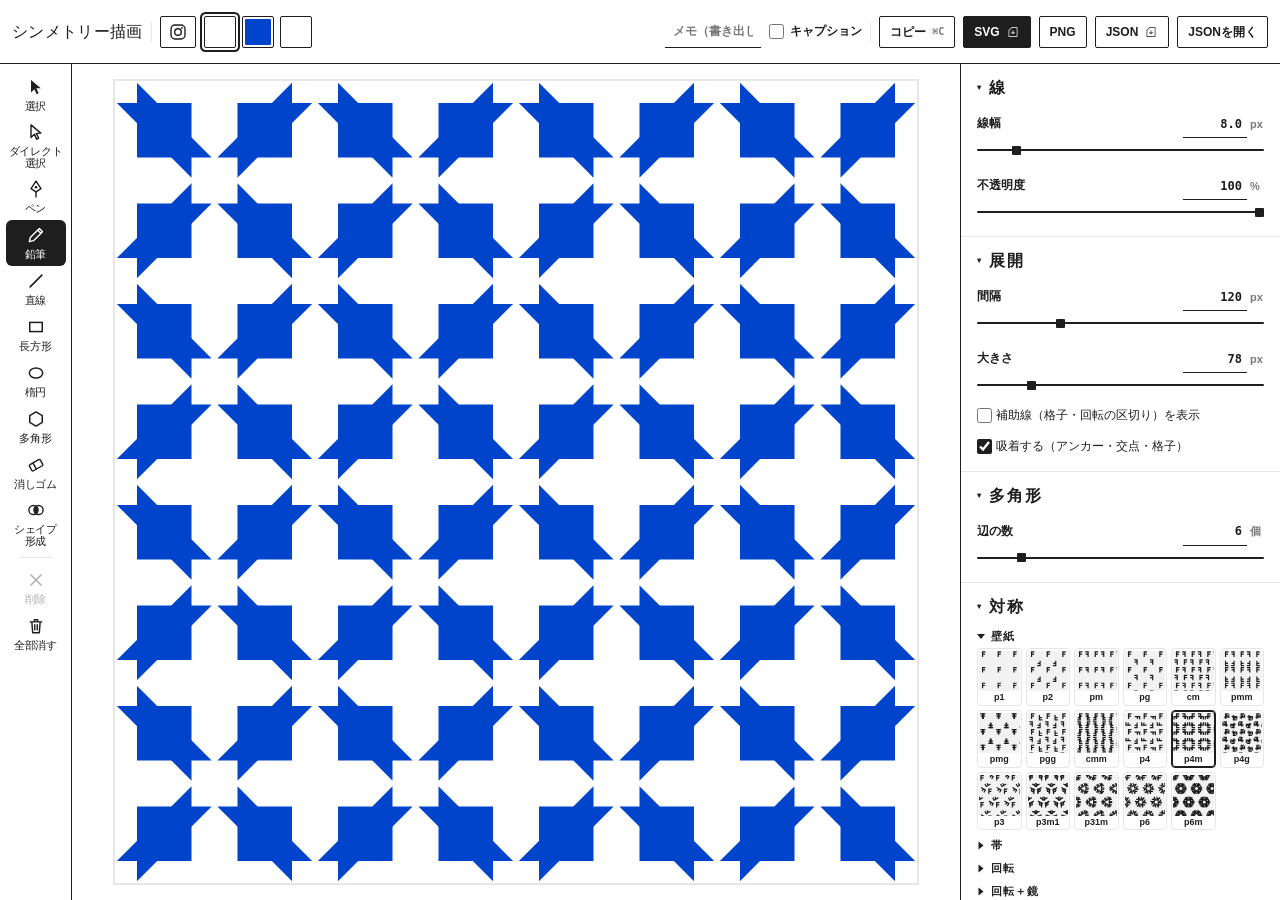
<file: symmetry-draw/index.html>
<!doctype html>
<html data-sm-build="7b27671・2026-11-05 22:19" lang="ja" data-sm-app="symmetry-draw">
<head>
<meta charset="utf-8">
<meta name="viewport" content="width=device-width, initial-scale=1">
<meta name="studio-spec" content="type:描いて増やす">
<title>シンメトリー描画</title>
<link rel="stylesheet" href="_ext/000_kit/studio2.css?v=0.8.1">
<link rel="stylesheet" href="_ext/000_kit/studio-mobile.css?v=0.8.1">
<link rel="stylesheet" href="src/style.css?v=0.3.0">
<link rel="manifest" href="manifest.webmanifest">
<link rel="apple-touch-icon" href="icon-180.png">
<link rel="icon" href="icon-192.png">
</head>
<body data-frame="tool">

<header id="bar"></header>

<div id="main">
  <nav class="toolrail" id="toolrail" aria-label="道具"></nav>
  <div id="stage">
    <div id="board">
      <svg id="stageSvg" xmlns="http://www.w3.org/2000/svg" role="img" aria-label="展開した図"></svg>
    </div>
  </div>
  <aside id="panel" class="studio-panel">
    <div id="params"></div>
    <div id="symbox"></div>
  </aside>
</div>

<script src="_ext/000_kit/studio-kit.js?v=0.8.1"></script>
<script src="_ext/000_kit/curve-fit.js?v=0.8.1"></script>
<script src="_ext/000_kit/svg-in.js?v=0.8.1"></script>
<script src="src/geom.js?v=0.2.0"></script>
<script src="src/groups.js?v=0.2.0"></script>
<script src="src/layout.js?v=0.2.0"></script>
<script src="src/path.js?v=0.2.0"></script>
<script src="src/doc.js?v=0.2.0"></script>
<script src="src/view.js?v=0.2.0"></script>
<script src="src/snap.js?v=0.2.0"></script>
<script src="src/tools/index.js?v=0.2.0"></script>
<script src="src/tools/ops.js?v=0.2.0"></script>
<script src="src/tools/pen.js?v=0.2.0"></script>
<script src="src/tools/pencil.js?v=0.2.0"></script>
<script src="src/tools/shapes.js?v=0.2.0"></script>
<script src="src/tools/select.js?v=0.2.0"></script>
<script src="src/tools/direct.js?v=0.2.0"></script>
<script src="src/faces.js?v=0.3.0"></script>
<script src="src/tools/eraser.js?v=0.2.0"></script>
<script src="src/tools/builder.js?v=0.3.0"></script>
<script src="src/export.js?v=0.2.0"></script>
<script src="src/paste.js?v=0.3.0"></script>
<script src="src/ui.js?v=0.2.0"></script>
<script src="src/api.js?v=0.3.0"></script>
<script src="_ext/000_kit/studio-vault.js?v=0.8.1"></script>
<script src="_ext/000_kit/studio-mobile.js?v=0.8.1"></script>
<script>
  /* 起動と、上部バー・キー・書き出しの配線（006_ツールの規格 §0）。描く処理は src/ にある。 */
  SD.init();   // 保存した図形の復元（無ければ最初の形）

  var toast = Studio.toast;
  function ex() { return SD.exp; }
  function exportMeta() { return ex().meta(); }   // 封筒（006 §1）に入る出自と図形
  function doSvg() {
    var name = ex().fileBase();
    Studio.exportSVG(ex().buildSvg(true), { name: name, standard: true, meta: exportMeta() });
    toast(name + '.svg');
  }
  function doCopy() {
    var text = Studio.serializeSVG(ex().buildSvg(false), { standard: true, meta: exportMeta() });   // 地色は含めない（§8 COPY-01）
    Studio.copySVG(text).then(function (result) { toast(Studio.copyResultMessage(result)); })
      .catch(function () { toast('コピーできませんでした。「SVG」でファイルとして渡してください', { kind: 'error', sticky: true }); });
  }
  function doPng() {
    var name = ex().fileBase();
    Studio.exportPNG(ex().buildSvg(false), { scale: 2, name: name, bg: SD.prefs.bg }).then(function (blob) {
      if (blob) toast(name + '.png');
    });
  }
  function doJson() {
    var name = ex().fileBase();
    Studio.dl(new Blob([ex().jsonText()], { type: 'application/json' }), name + '.json');
    toast(name + '.json');
  }
  function openJsonText(text, label) {
    try { ex().loadJsonText(text); toast((label || 'JSON') + ' を開きました（⌘Z で戻せます）'); }
    catch (error) { toast('開けませんでした: ' + error.message, { kind: 'error', sticky: true }); }
  }
  var jsonInput = document.createElement('input');
  jsonInput.type = 'file'; jsonInput.accept = '.json,application/json'; jsonInput.hidden = true;
  jsonInput.addEventListener('change', function () {
    var f = jsonInput.files && jsonInput.files[0]; jsonInput.value = '';
    if (!f) return;
    var r = new FileReader(); r.onload = function () { openJsonText(String(r.result), f.name); }; r.readAsText(f);
  });
  document.body.appendChild(jsonInput);
  // JSON をウィンドウにドロップしても開く（SVG は下の onDropSVG が受ける）
  document.addEventListener('drop', function (e) {
    var f = e.dataTransfer && e.dataTransfer.files && e.dataTransfer.files[0];
    if (!f || !/\.json$/i.test(f.name)) return;
    e.preventDefault();
    var r = new FileReader(); r.onload = function () { openJsonText(String(r.result), f.name); }; r.readAsText(f);
  });

  // Serendie Symbols outlined/file-download.svg（000_kit/symbols・MIT）
  var ICON_DOWNLOAD = '<svg viewBox="0 0 24 24" xmlns="http://www.w3.org/2000/svg"><path fill-rule="evenodd" clip-rule="evenodd" d="M9.50095 3.64935C9.66036 3.48994 9.87656 3.40039 10.102 3.40039H18.7484C19.2179 3.40039 19.5984 3.78095 19.5984 4.25039V19.7504C19.5984 20.2198 19.2179 20.6004 18.7484 20.6004H5.24844C4.77899 20.6004 4.39844 20.2198 4.39844 19.7504V9.10394C4.39844 8.87851 4.48799 8.66231 4.6474 8.5029L9.50095 3.64935ZM10.247 4.60039L5.59844 9.24892V19.4004H18.3984V4.60039H10.247ZM5.4962 9.35116L5.49592 9.35143L5.24844 9.10394L5.49592 9.35143C5.49602 9.35134 5.49611 9.35125 5.4962 9.35116ZM10.3492 4.49816C10.3493 4.49807 10.3494 4.49797 10.3495 4.49788L10.102 4.25039L10.3495 4.49788L10.3492 4.49816ZM11.3983 13.5522L9.60457 11.7584L8.75604 12.607L11.3967 15.2477C11.7287 15.5796 12.2669 15.5796 12.5988 15.2477L15.2391 12.6074L14.3906 11.7588L12.5983 13.5511L12.5979 9.00009L11.3979 9.00019L11.3983 13.5522Z" fill="currentColor"/></svg>';
  var bar = SD.bar = Studio.appBar('#bar', {
    name: 'シンメトリー描画',
    theme: false,
    onCopy: doCopy, onSvg: doSvg, onPng: doPng,
    copyLabel: 'コピー',
    svgLabel: 'SVG', svgTitle: 'SVGを書き出し', svgAriaLabel: 'SVGを書き出し', svgIcon: ICON_DOWNLOAD,
    extra: [
      { label: 'JSON', id: 'json', onClick: doJson, title: '図形と設定をJSONで保存', icon: ICON_DOWNLOAD, ariaLabel: 'JSONを書き出し' },
      { label: 'JSONを開く', id: 'jsonopen', onClick: function () { jsonInput.click(); }, title: '保存したJSONを開く' }
    ]
  });

  var sb = Studio.stageBar('#bar', {
    motion: false,   // 動きは無い（再生・A/B・映像を出さず、インスタ用は PNG）
    onSize: function (w, h) {
      var a = w / h;
      if (a >= 1) SD.view.setSize(480, Math.round(480 / a)); else SD.view.setSize(Math.round(480 * a), 480);
    },
    // 塗り・線は色の小窓で「なし」（'none'）も選べる。初期は塗りなし・線は規定パレットの青
    colors: [
      { key: 'fill', label: '塗り', value: SD.prefs.fill },
      { key: 'stroke', label: '線', value: SD.prefs.stroke },
      { key: 'bg', label: '背景', value: SD.prefs.bg }
    ],
    palettes: true,
    onColorChange: function (key, v) {
      // 塗り・線は、選択があれば選択だけに、無ければ次に描く物に。背景は版面の地色
      if ((key === 'fill' || key === 'stroke') && SD.ops.applyStyle(key === 'fill' ? { fill: v } : { stroke: v })) return;
      SD.prefs[key] = v; SD.persist();
      if (key === 'bg') SD.emit('change');
    },
    frame: function () { return Studio.serializeSVG(ex().buildSvg(true), { standard: true }); },
    meta: exportMeta
  });

  SD.view.init(document.getElementById('stageSvg'));
  SD.tools.attach(SD.view.svg);
  SD.ui.init();
  SD.on(function (kind) { if (kind === 'prefs') { sb.colors.set('bg', SD.prefs.bg); } });
  // 選択が変わったら、色見本を選択中の図形の色に合わせる（選択が無ければ次に描く物の色）
  SD.syncSwatches = function () {
    var first = SD.ops.selected()[0];
    sb.colors.set('fill', first ? first.fill : SD.prefs.fill);
    sb.colors.set('stroke', first ? first.stroke : SD.prefs.stroke);
  };
  SD.syncSwatches();
  // 取り消しの履歴の最初に積むのは SD.init() 済み

  // 書き出したSVGをドロップすると、その図形で開き直す（§1）
  Studio.onDropSVG(document.body, function (env, file, result) {
    if (!env) { toast(result ? result.message : 'このSVGには出自が入っていません', { kind: 'error', sticky: true }); return; }
    try { ex().restoreEnvelope(env); toast('図形を戻しました（' + (env.date || '日時不明') + '）'); }
    catch (error) { toast(error.message, { kind: 'error', sticky: true }); }
  });

  /* ショートカット（§7・KEY-00: キーは Studio.keys に集約する） */
  var toolKeys = { v: 'select', a: 'direct', p: 'pen', n: 'pencil', '\\': 'line', m: 'rect', l: 'ellipse', y: 'polygon', 'shift+e': 'eraser', 'shift+m': 'builder' };
  var extraKeys = { enter: function () { SD.tools.enter(); } };
  Object.keys(toolKeys).forEach(function (k) { extraKeys[k] = function () { SD.tools.set(toolKeys[k]); }; });
  // 矢印: モチーフ単位で 1（⇧で 10）動かす
  [['arrowleft', -1, 0], ['arrowright', 1, 0], ['arrowup', 0, -1], ['arrowdown', 0, 1]].forEach(function (a) {
    extraKeys[a[0]] = function () { SD.ops.nudge(a[1], a[2]); };
    extraKeys['shift+' + a[0]] = function () { SD.ops.nudge(a[1] * 10, a[2] * 10); };
  });
  // 重ね順（イラレと同じ ⌘] ⌘[ ⇧⌘] ⇧⌘[）。⇧ を押すと記号が { } に変わる配列も受ける
  extraKeys['meta+]'] = function () { SD.ops.reorder('forward'); };
  extraKeys['meta+['] = function () { SD.ops.reorder('backward'); };
  extraKeys['shift+meta+]'] = extraKeys['shift+meta+}'] = function () { SD.ops.reorder('front'); };
  extraKeys['shift+meta+['] = extraKeys['shift+meta+{'] = function () { SD.ops.reorder('back'); };
  // 表示（拡大縮小）。データは変えない
  extraKeys['meta+='] = extraKeys['meta++'] = extraKeys['shift+meta++'] = function () { SD.view.zoomAt(1.25); };
  extraKeys['meta+-'] = function () { SD.view.zoomAt(0.8); };
  extraKeys['meta+0'] = function () { SD.view.resetView(); };
  Studio.keys({
    undo: SD.undo, redo: SD.redo,          // ⌘Z / ⇧⌘Z
    copy: function () { if (!SD.ops.copy()) doCopy(); },   // ⌘C: 選択があれば図形、無ければ SVG をコピー
    cut: SD.ops.cut, paste: SD.paste.key, duplicate: SD.ops.duplicate,   // ⌘X ⌘V（図形が無ければ SVG） ⌘D
    selectAll: SD.ops.selectAll,           // ⌘A
    del: function () { SD.tools.deleteSelected(); },   // Delete
    pan: function () {},                   // Space ドラッグで表示を動かす（動かす処理は tools/index.js）
    extra: extraKeys,
    escSteps: [                            // Esc: 色の小窓 → 描きかけ・選んだ点・選択 → 書き出し設定
      sb.closeDialog,
      function () { return SD.tools.escape(); },
      function () {
        if (!bar.el.classList.contains('opts-open')) return false;
        bar.el.classList.remove('opts-open');
        return true;
      }
    ]
  });
</script>
<script>
/* studio-apps: オフライン用の登録。https か localhost の時だけ動く */
(function(){
  if(!('serviceWorker' in navigator)) return;
  if(!(location.protocol === 'https:' || location.hostname === 'localhost' || location.hostname === '127.0.0.1')) return;
  navigator.serviceWorker.register('sw.js').then(function(){ return navigator.serviceWorker.ready; })
    .then(function(){
      console.info('studio-apps: オフライン準備完了');
      if(navigator.storage && navigator.storage.persist){
        navigator.storage.persist().then(function(ok){ console.info('studio-apps: 永続化 ' + (ok ? '許可' : '未許可')); });
      }
    })
    .catch(function(err){ console.info('studio-apps: オフライン準備に失敗', err); });
})();
</script>
</body>
</html>
</file>
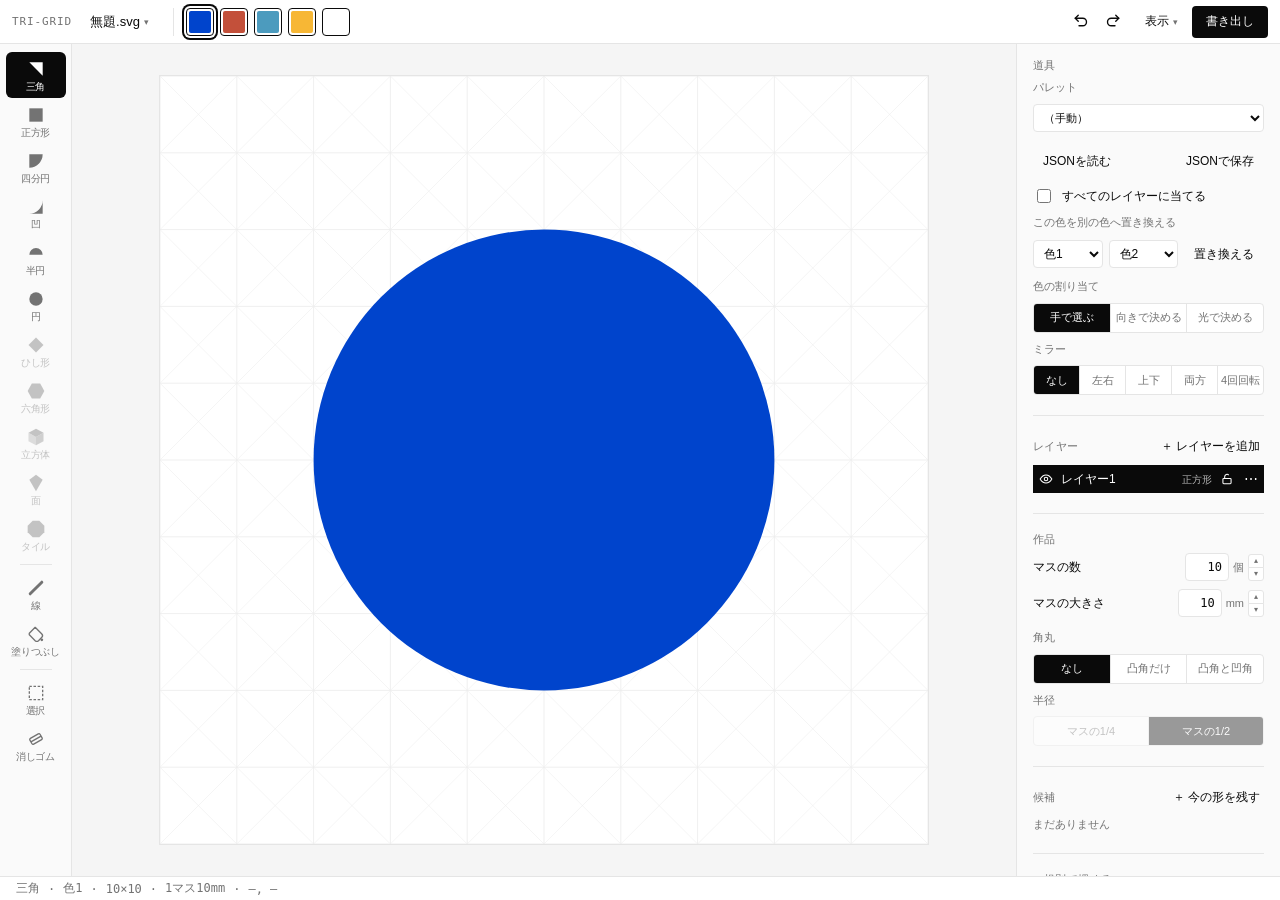
<file: tri-grid-logo/index.html>
<!doctype html>
<html data-sm-build="10d0ca7・2026-11-05 22:19" data-sm-app="tri-grid-logo" lang="ja">
<head>
<meta charset="utf-8">
<meta name="viewport" content="width=device-width, initial-scale=1">
<meta name="studio-spec" content="type:描いて増やす">
<title>三角格子ロゴ描画</title>
<style>
  /* この道具は Studio 共通 kit（studio2.css / Studio.panel / Studio.appBar）の見た目に従わない。
     DESIGN.md の無彩色トークン・3カラム構造だけで組む。kit は書き出し・封筒・履歴・コピーのランタイムだけ使う。 */
  :root{
    --canvas:#f5f5f5;
    --paper:#ffffff;
    --panel:#fafafa;
    --ink:#0a0a0a;
    --ink-soft:#171717;
    --mid:#737373;
    --hairline:#e5e5e5;
    --hover:rgba(10,10,10,.05);
    --ember:#e7000b;
    --font-ui:-apple-system,"SF Pro Text","Hiragino Sans","Noto Sans JP",sans-serif;
    --font-mono:ui-monospace,"SF Mono",Menlo,monospace;
  }
  *{box-sizing:border-box;}
  html,body{margin:0;padding:0;height:100%;overflow:hidden;background:var(--canvas);}
  body{font-family:var(--font-ui);color:var(--ink);font-size:13px;line-height:1.5;-webkit-font-smoothing:antialiased;}
  button,input,textarea,select{font-family:inherit;color:inherit;}
  button{-webkit-appearance:none;appearance:none;}

  /* ---------- 全体グリッド ---------- */
  .app{
    display:grid;
    grid-template-columns:72px 1fr 264px;
    grid-template-rows:44px 1fr 24px;
    grid-template-areas:
      "topbar topbar topbar"
      "tools  canvas panel"
      "status status status";
    width:100vw;height:100vh;
  }

  /* ---------- 上部バー ---------- */
  .topbar{grid-area:topbar;display:flex;align-items:center;justify-content:space-between;padding:0 12px;background:var(--paper);border-bottom:1px solid var(--hairline);position:relative;z-index:2;}
  .topbar-left{display:flex;align-items:center;gap:10px;}
  .brand{font:500 11px/1 var(--font-mono);letter-spacing:.08em;color:var(--mid);}
  .docname{display:flex;align-items:center;gap:4px;height:28px;padding:0 8px;border:none;background:none;border-radius:4px;font-size:13px;color:var(--ink);cursor:pointer;}
  .docname:hover{background:var(--hover);}
  .chev{font-size:9px;color:var(--mid);}
  .topbar-right{display:flex;align-items:center;gap:4px;}
  .iconbtn{width:32px;height:32px;display:inline-flex;align-items:center;justify-content:center;border:none;background:none;border-radius:4px;cursor:pointer;color:var(--ink);}
  .iconbtn svg{width:18px;height:18px;}
  .iconbtn:hover{background:var(--hover);}
  .iconbtn:disabled{opacity:.35;cursor:default;}
  .iconbtn:disabled:hover{background:none;}
  .ghostbtn{height:32px;padding:0 10px;display:inline-flex;align-items:center;gap:4px;border:none;background:none;border-radius:4px;font-size:12px;color:var(--ink);cursor:pointer;}
  .ghostbtn:hover{background:var(--hover);}
  .ghostbtn .kbd{font:11px var(--font-mono);color:var(--mid);}
  .primarybtn{height:32px;padding:0 14px;border:none;border-radius:4px;background:var(--ink);color:#fff;font-size:12px;cursor:pointer;}
  .primarybtn:hover{background:var(--ink-soft);}

  /* ---------- 道具帯 ---------- */
  .toolrail{grid-area:tools;background:var(--panel);border-right:1px solid var(--hairline);display:flex;flex-direction:column;align-items:center;padding:8px 0;overflow-y:auto;}
  .tool-hr{width:32px;height:1px;background:var(--hairline);margin:6px 0;flex:none;}
  .toolbtn{width:60px;height:46px;display:flex;flex-direction:column;align-items:center;justify-content:center;gap:3px;border:none;background:none;border-radius:6px;color:var(--mid);cursor:pointer;flex:none;}
  .toolbtn svg{width:20px;height:20px;}
  .toolbtn span{font-size:10px;line-height:1;white-space:nowrap;letter-spacing:-.02em;}
  .toolbtn:hover{background:var(--hover);color:var(--ink);}
  .toolbtn.active{background:var(--ink);color:#fff;}
  .toolbtn:disabled{opacity:.4;cursor:default;}
  .toolbtn:disabled:hover{background:none;color:var(--mid);}

  /* ---------- キャンバス ---------- */
  .canvas{grid-area:canvas;background:var(--canvas);display:flex;align-items:center;justify-content:center;padding:32px;overflow:hidden;}
  .artboard{
    width:min(768px, calc(100vh - 132px), calc(100vw - 392px));
    height:min(768px, calc(100vh - 132px), calc(100vw - 392px));
    background:var(--paper);
    box-shadow:0 0 0 1px var(--hairline);
    position:relative;
  }
  .artboard svg{display:block;width:100%;height:100%;cursor:crosshair;touch-action:none;}

  /* ---------- 右パネル ---------- */
  .panel{grid-area:panel;background:var(--panel);border-left:1px solid var(--hairline);display:flex;flex-direction:column;overflow-y:auto;padding:16px;gap:20px;}
  .panel-section{display:flex;flex-direction:column;gap:8px;}
  .panel-heading{font:500 11px/1 var(--font-ui);letter-spacing:.04em;color:var(--mid);}
  .subfield-label{font-size:11px;color:var(--mid);}
  .panel-hr{height:1px;background:var(--hairline);margin:0;flex:none;}

  .field-row{display:flex;align-items:center;justify-content:space-between;gap:8px;}
  .field-row.muted{opacity:.4;pointer-events:none;}
  .field-label{font-size:12px;color:var(--ink);}
  .numfield{display:flex;align-items:center;gap:4px;}
  .numfield input{width:44px;height:28px;border:1px solid var(--hairline);border-radius:4px;background:var(--paper);text-align:right;font:12px var(--font-mono);font-variant-numeric:tabular-nums;padding:0 6px;}
  .numfield .unit{font-size:11px;color:var(--mid);}
  .stepper{display:flex;flex-direction:column;flex:none;}
  .stepper button{width:16px;height:14px;border:1px solid var(--hairline);background:var(--paper);display:flex;align-items:center;justify-content:center;cursor:pointer;color:var(--mid);font-size:8px;padding:0;line-height:1;}
  .stepper button:first-child{border-radius:3px 3px 0 0;}
  .stepper button:last-child{border-radius:0 0 3px 3px;margin-top:-1px;}
  .stepper button:hover{background:var(--hover);color:var(--ink);}

  .segmented{display:flex;border:1px solid var(--hairline);border-radius:4px;overflow:hidden;background:var(--paper);}
  .segmented button{flex:1;height:28px;border:none;border-left:1px solid var(--hairline);background:none;font-size:11px;color:var(--mid);cursor:pointer;padding:0 2px;}
  .segmented button:first-child{border-left:none;}
  .segmented button.active{background:var(--ink);color:#fff;}
  .segmented button:hover:not(.active){background:var(--hover);color:var(--ink);}
  .segmented.disabled{opacity:.4;pointer-events:none;}
  .segmented button:disabled{opacity:.4;cursor:default;}
  .segmented button:disabled:hover{background:none;color:var(--mid);}

  .swatch-row{display:flex;gap:8px;}
  .swatch{position:relative;width:28px;height:28px;border-radius:4px;border:2px solid transparent;cursor:pointer;flex:none;padding:0;}
  .swatch.active{border-color:var(--ink);}
  .swatch .eye{position:absolute;right:-5px;bottom:-5px;width:16px;height:16px;border-radius:50%;background:var(--paper);border:1px solid var(--hairline);display:flex;align-items:center;justify-content:center;cursor:pointer;}
  .swatch .eye svg{width:10px;height:10px;color:var(--mid);}
  .swatch .eye.off svg{color:var(--hairline);}

  .ops-grid{display:grid;grid-template-columns:repeat(5,1fr);gap:6px 4px;}
  .op-btn{display:flex;flex-direction:column;align-items:center;gap:4px;padding:6px 0;border:none;background:none;border-radius:6px;color:var(--mid);cursor:pointer;}
  .op-btn svg{width:22px;height:22px;}
  .op-btn span{font-size:10px;}
  .op-btn:hover{background:var(--hover);color:var(--ink);}
  .op-btn:disabled{opacity:.4;cursor:default;}
  .op-btn:disabled:hover{background:none;color:var(--mid);}

  .hint-line{margin:0;font-size:12px;color:var(--mid);}
  .hint-line.small{font-size:11px;}

  /* ---------- 色の割り当て（仕様v4 段E）・ランダムに埋める（仕様v4 段F） ---------- */
  .chip-row{display:flex;flex-wrap:wrap;gap:6px;}
  .chip{height:26px;padding:0 10px;border:1px solid var(--hairline);border-radius:13px;background:var(--paper);font-size:11px;color:var(--ink);cursor:pointer;flex:none;}
  .chip.active{background:var(--ink);color:#fff;border-color:var(--ink);}
  .chip:hover:not(.active):not(:disabled){background:var(--hover);}
  .chip:disabled{opacity:.4;cursor:default;}
  .range-row{display:flex;align-items:center;gap:8px;}
  .range-row input[type="range"]{flex:1;accent-color:var(--ink);}
  .fill-weight-row{display:flex;align-items:center;gap:8px;}
  .fill-weight-row .fw-label{font-size:11px;color:var(--mid);width:28px;flex:none;}
  .fill-weight-row input[type="range"]{flex:1;accent-color:var(--ink);}
  .fill-weight-row .fw-val{font:11px var(--font-mono);color:var(--mid);width:28px;text-align:right;flex:none;}

  /* ---------- レイヤー一覧（作品パネルの先頭） ---------- */
  .layer-list{display:flex;flex-direction:column;}
  .layer-row{display:flex;align-items:center;gap:6px;height:28px;padding:0 4px;border-bottom:1px solid var(--hairline);cursor:pointer;color:var(--ink);}
  .layer-row:last-child{border-bottom:none;}
  .layer-row.active{background:var(--ink);color:#fff;}
  .layer-row.active .layer-lattice{color:rgba(255,255,255,.7);}
  .layer-row.dragging{opacity:.5;}
  .layer-row .layer-eye,.layer-row .layer-lock,.layer-row .layer-more{border:none;background:none;padding:0;width:18px;height:18px;flex:none;display:inline-flex;align-items:center;justify-content:center;color:inherit;cursor:pointer;}
  .layer-row .layer-eye svg,.layer-row .layer-lock svg{width:14px;height:14px;}
  .layer-row .layer-eye.off{opacity:.35;}
  .layer-row .layer-more{font-size:14px;line-height:1;}
  .layer-row .layer-name{flex:1;font-size:12px;white-space:nowrap;overflow:hidden;text-overflow:ellipsis;}
  .layer-row .layer-name-input{flex:1;font-size:12px;height:20px;border:1px solid var(--hairline);border-radius:3px;padding:0 4px;background:var(--paper);color:var(--ink);}
  .layer-row .layer-lattice{font-size:10px;color:var(--mid);flex:none;}
  .layer-row.active .layer-name-input{color:var(--ink);}

  .collapsible-header{display:flex;align-items:center;gap:6px;border:none;background:none;padding:0;cursor:pointer;width:100%;text-align:left;}
  .collapsible-header .caret{font-size:9px;color:var(--mid);transition:transform .12s;}
  .collapsible.open .collapsible-header .caret{transform:rotate(90deg);}
  .collapsible-header .label{font:500 11px/1 var(--font-ui);letter-spacing:.04em;color:var(--mid);}
  .collapsible-body{display:none;flex-direction:column;gap:8px;padding-top:8px;}
  .collapsible.open .collapsible-body{display:flex;}
  .textfield{width:132px;height:28px;border:1px solid var(--hairline);border-radius:4px;background:var(--paper);padding:0 8px;font-size:12px;}

  .variant-head{display:flex;align-items:center;justify-content:space-between;}
  .addbtn{border:none;background:none;color:var(--ink);font-size:12px;cursor:pointer;padding:2px 4px;border-radius:4px;}
  .addbtn:hover{background:var(--hover);}
  .variant-grid{display:grid;grid-template-columns:repeat(3,1fr);gap:8px;}
  .variant-empty{font-size:11px;color:var(--mid);grid-column:1/-1;}
  .variant-thumb{position:relative;aspect-ratio:1;background:var(--paper);border:1px solid var(--hairline);border-radius:4px;display:flex;align-items:center;justify-content:center;overflow:hidden;}
  .variant-thumb svg{width:100%;height:100%;display:block;}
  .variant-thumb .hover-actions{position:absolute;inset:0;background:rgba(255,255,255,.92);display:none;align-items:center;justify-content:center;gap:8px;}
  .variant-thumb:hover .hover-actions{display:flex;}
  .variant-thumb .hover-actions button{border:none;background:none;color:var(--ink);cursor:pointer;width:18px;height:18px;font-size:14px;}
  .variant-thumb .hover-actions button:hover{color:var(--mid);}

  .check-row{display:flex;align-items:center;gap:8px;font-size:12px;color:var(--ink);}
  .check-row input{width:14px;height:14px;accent-color:var(--ink);}

  .memo-field textarea{width:100%;min-height:44px;border:1px solid var(--hairline);border-radius:4px;background:var(--paper);font:12px var(--font-ui);padding:6px 8px;resize:none;}

  /* ---------- ステータス行 ---------- */
  .statusbar{grid-area:status;display:flex;align-items:center;gap:0;padding:0 16px;background:var(--paper);border-top:1px solid var(--hairline);font:12px var(--font-mono);color:var(--mid);font-variant-numeric:tabular-nums;}
  .statusbar .sep{margin:0 8px;}

  /* ---------- popover ---------- */
  .popover-backdrop{position:fixed;inset:0;background:transparent;z-index:40;}
  .popover{position:fixed;z-index:50;background:var(--paper);border-radius:8px;box-shadow:0 1px 3px rgba(0,0,0,.1),0 0 0 1px rgba(23,23,23,.05);padding:16px;display:flex;flex-direction:column;gap:12px;}
  #exportPopover{top:48px;right:16px;width:320px;}
  #viewPopover{top:48px;right:216px;width:200px;}
  #docMenu{top:44px;left:12px;padding:6px;gap:2px;width:220px;}
  #shortcutsPopover{top:44px;left:12px;}
  #colorPopover{width:236px;}
  .popover-title{font:500 11px/1 var(--font-ui);letter-spacing:.04em;color:var(--mid);}
  /* ---------- 格子ギャラリー（「＋ レイヤーを追加」のサムネイル一覧） ---------- */
  #addLayerPopover{width:360px;max-height:72vh;overflow-y:auto;}
  .lattice-gallery{display:grid;grid-template-columns:repeat(3,1fr);gap:4px;}
  .latticecard{display:flex;flex-direction:column;align-items:center;gap:4px;padding:4px;border:1px solid var(--hairline);border-radius:4px;background:var(--paper);cursor:pointer;font:400 11px/1.3 var(--font-ui);color:var(--ink);}
  .latticecard:hover{background:var(--hover);}
  .latticecard:focus-visible{outline:1px solid var(--ink);outline-offset:1px;}
  .latticecard svg{width:96px;height:96px;display:block;}
  .latticecard svg line{stroke:var(--mid);}
  .latticecard .latticename{text-align:center;}
  .popover-actions{display:flex;align-items:center;justify-content:flex-end;gap:8px;padding-top:8px;border-top:1px solid var(--hairline);flex-wrap:wrap;}
  .popover-actions .ghostbtn,.popover-actions .primarybtn{white-space:nowrap;}
  [hidden]{display:none !important;}

  /* ---------- 書類名メニュー ---------- */
  .menu-item{display:flex;align-items:center;height:32px;padding:0 10px;border:none;background:none;border-radius:4px;font-size:13px;color:var(--ink);cursor:pointer;width:100%;text-align:left;}
  .menu-item:hover{background:var(--hover);}
  .menu-item.danger{color:var(--ember);}
  .menu-sep{height:1px;background:var(--hairline);margin:4px 0;flex:none;}

  /* ---------- 色編集popover ---------- */
  .hexrow{display:flex;gap:8px;align-items:center;}
  .hexrow input[type=text]{flex:1;height:28px;border:1px solid var(--hairline);border-radius:4px;padding:0 8px;font:12px var(--font-mono);text-transform:uppercase;}
  .colorpop-none{height:28px;padding:0 10px;border:1px solid var(--hairline);border-radius:4px;background:var(--paper);font-size:12px;cursor:pointer;}
  .colorpop-none.active{background:var(--ink);color:#fff;border-color:var(--ink);}
  .palette-select{height:28px;border:1px solid var(--hairline);border-radius:4px;background:var(--paper);font-size:11px;padding:0 6px;width:100%;}
  .palette-swatches{display:flex;flex-wrap:wrap;gap:6px;}
  .palette-swatches button{width:20px;height:20px;border-radius:4px;border:1px solid var(--hairline);cursor:pointer;padding:0;}
  .palette-swatches button:hover{outline:2px solid var(--ink);outline-offset:1px;}
  .replace-row{display:flex;align-items:center;gap:6px;}
  .replace-row select{height:28px;border:1px solid var(--hairline);border-radius:4px;background:var(--paper);font-size:12px;padding:0 6px;flex:1;}

  /* ---------- ショートカット一覧 ---------- */
  #shortcutsTable td{padding:4px 6px;border-bottom:1px solid var(--hairline);vertical-align:top;}
  #shortcutsTable td.key{font:12px var(--font-mono);font-variant-numeric:tabular-nums;color:var(--ink);white-space:nowrap;width:88px;}
  #shortcutsTable td.desc{color:var(--ink);}
  #shortcutsTable tr.group td{padding-top:10px;font:500 11px/1 var(--font-ui);letter-spacing:.04em;color:var(--mid);border-bottom:none;}

  /* ---------- toast ---------- */
  #toast{position:fixed;left:50%;bottom:24px;transform:translateX(-50%) translateY(8px);padding:10px 14px;border-radius:8px;background:var(--ink);color:#fff;font:400 12px/1.4 var(--font-ui);opacity:0;pointer-events:none;display:flex;align-items:center;gap:8px;max-width:min(640px,calc(100vw - 32px));transition:opacity .16s,transform .16s;z-index:60;}
  #toast.on{opacity:1;transform:translateX(-50%) translateY(0);}
  #toast.sticky{pointer-events:auto;}
  #toast.err{background:var(--ember);}
  #toast .toast-close{font:400 11px/1 var(--font-ui);color:inherit;background:transparent;border:1px solid currentColor;border-radius:4px;padding:3px 7px;cursor:pointer;white-space:nowrap;}
  /* ---------- 上部バーの色見本・色の小窓（Studio.stageBar の部品。この道具の白黒トークンで描く） ---------- */
  .topbar .cmn{display:flex;align-items:center;gap:6px;}
  .topbar .cmn-colors{margin-left:6px;padding-left:12px;border-left:1px solid var(--hairline);}
  .cswatch{width:28px;height:28px;padding:2px;flex:none;cursor:pointer;border:1px solid var(--ink);border-radius:4px;background:var(--paper);}
  .cswatch[aria-pressed="true"]{box-shadow:0 0 0 2px var(--paper),0 0 0 4px var(--ink);}
  .cswatch-fill{display:block;width:100%;height:100%;border-radius:2px;background-image:linear-gradient(45deg,#0000000f 25%,transparent 25%,transparent 75%,#0000000f 75%),linear-gradient(45deg,#0000000f 25%,transparent 25%,transparent 75%,#0000000f 75%);background-size:8px 8px;background-position:0 0,4px 4px;}
  .cswatch.none .cswatch-fill{background-color:transparent;}
  .cpop{position:fixed;z-index:55;display:flex;flex-direction:column;gap:8px;padding:12px;border:1px solid var(--ink);border-radius:8px;background:var(--paper);box-shadow:0 4px 16px #00000026;min-width:200px;}
  .cpop-row{display:flex;align-items:center;gap:8px;}
  .cpop-row input[type=color]{width:32px;height:28px;padding:2px;cursor:pointer;background:var(--paper);border:1px solid var(--hairline);border-radius:4px;flex:0 0 32px;}
  .cpop-row .btn{height:28px;padding:0 10px;border:1px solid var(--hairline);border-radius:4px;background:var(--paper);font-size:12px;cursor:pointer;}
  .cpop-row .btn[aria-pressed="true"]{background:var(--ink);color:#fff;border-color:var(--ink);}
  .cpop-hex{flex:1;min-width:0;height:28px;padding:0 8px;font:12px var(--font-mono);text-transform:uppercase;border:1px solid var(--hairline);border-radius:4px;background:var(--paper);color:var(--ink);}
  .cpop select{height:28px;border:1px solid var(--hairline);border-radius:4px;background:var(--paper);font-size:11px;padding:0 6px;}
  .cpop-swatches{display:flex;flex-wrap:wrap;gap:6px;}
  .cpop-swatches button{width:20px;height:20px;padding:0;border-radius:4px;border:1px solid var(--hairline);cursor:pointer;}
  .cpop-swatches button:hover{outline:2px solid var(--ink);outline-offset:1px;}
</style>
<link rel="manifest" href="manifest.webmanifest">
<link rel="apple-touch-icon" href="icon-180.png">
<link rel="icon" href="icon-192.png">
<link rel="stylesheet" href="_ext/000_kit/studio-mobile.css?v=84a22e17">
</head>
<body>
<div class="app">

  <header class="topbar">
    <div class="topbar-left">
      <span class="brand">TRI-GRID</span>
      <button class="docname sub" id="docNameBtn" type="button" title="書類のメニューを開く">無題.svg <span class="chev">▾</span></button>
    </div>
    <div class="topbar-right">
      <button class="iconbtn" id="undoBtn" type="button" title="取り消し（⌘Z）">
        <svg viewBox="0 0 24 24"><path d="M7 7H17a5 5 0 0 1 0 10h-5" fill="none" stroke="currentColor" stroke-width="1.8" stroke-linecap="round"/><path d="M7 7l4-4M7 7l4 4" fill="none" stroke="currentColor" stroke-width="1.8" stroke-linecap="round" stroke-linejoin="round"/></svg>
      </button>
      <button class="iconbtn" id="redoBtn" type="button" title="やり直し（⌘⇧Z）">
        <svg viewBox="0 0 24 24"><path d="M17 7H7a5 5 0 0 0 0 10h5" fill="none" stroke="currentColor" stroke-width="1.8" stroke-linecap="round"/><path d="M17 7l-4-4M17 7l-4 4" fill="none" stroke="currentColor" stroke-width="1.8" stroke-linecap="round" stroke-linejoin="round"/></svg>
      </button>
      <button class="ghostbtn" id="viewBtn" type="button">表示 <span class="chev">▾</span></button>
      <button class="primarybtn" id="exportBtn" type="button">書き出し</button>
    </div>
  </header>

  <nav class="toolrail" id="toolrail">
    <button class="toolbtn active" type="button" data-tool="tri" title="三角（T）">
      <svg viewBox="0 0 24 24"><polygon points="20,4 4,4 20,20" fill="currentColor"/></svg><span>三角</span>
    </button>
    <button class="toolbtn" type="button" data-tool="square" title="正方形（M）">
      <svg viewBox="0 0 24 24"><rect x="4" y="4" width="16" height="16" fill="currentColor"/></svg><span>正方形</span>
    </button>
    <button class="toolbtn" type="button" data-tool="quarter" title="四分円（Q）">
      <svg viewBox="0 0 24 24"><path d="M4 4 L20 4 A16 16 0 0 1 4 20 Z" fill="currentColor"/></svg><span>四分円</span>
    </button>
    <button class="toolbtn" type="button" data-tool="notch" title="凹（⇧Q）">
      <svg viewBox="0 0 24 24"><path d="M20 4 L20 20 L4 20 A16 16 0 0 0 20 4 Z" fill="currentColor"/></svg><span>凹</span>
    </button>
    <button class="toolbtn" type="button" data-tool="half" title="半円（H）">
      <svg viewBox="0 0 24 24"><path d="M4 14 A8 8 0 0 1 20 14 Z" fill="currentColor"/></svg><span>半円</span>
    </button>
    <button class="toolbtn" type="button" data-tool="circle" title="円（L）">
      <svg viewBox="0 0 24 24"><circle cx="12" cy="12" r="8" fill="currentColor"/></svg><span>円</span>
    </button>
    <button class="toolbtn" type="button" data-tool="rhombus" title="ひし形（R）">
      <svg viewBox="0 0 24 24"><polygon points="12,3 21,12 12,21 3,12" fill="currentColor"/></svg><span>ひし形</span>
    </button>
    <button class="toolbtn" type="button" data-tool="hex" title="六角形（G）">
      <svg viewBox="0 0 24 24"><polygon points="7,3 17,3 22,12 17,21 7,21 2,12" fill="currentColor"/></svg><span>六角形</span>
    </button>
    <button class="toolbtn" type="button" data-tool="cube" title="立方体（B・正三角形の格子だけ）">
      <svg viewBox="0 0 24 24"><polygon points="12,2 21,7 12,12 3,7" fill="currentColor"/><polygon points="3,7 12,12 12,22 3,17" fill="currentColor" fill-opacity=".55"/><polygon points="21,7 12,12 12,22 21,17" fill="currentColor" fill-opacity=".78"/></svg><span>立方体</span>
    </button>
    <button class="toolbtn" type="button" data-tool="face" title="面（F・正三角形の格子だけ・立方体の1面だけを置く）">
      <svg viewBox="0 0 24 24"><polygon points="12,2 20,8 12,22 4,8" fill="currentColor"/></svg><span>面</span>
    </button>
    <button class="toolbtn" type="button" data-tool="tile" title="タイル（O）">
      <svg viewBox="0 0 24 24"><polygon points="8,2 16,2 22,8 22,16 16,22 8,22 2,16 2,8" fill="currentColor"/></svg><span>タイル</span>
    </button>
    <div class="tool-hr"></div>
    <button class="toolbtn" type="button" data-tool="line" title="線（\\）">
      <svg viewBox="0 0 24 24"><line x1="5" y1="19" x2="19" y2="5" stroke="currentColor" stroke-width="3.5" stroke-linecap="round"/></svg><span>線</span>
    </button>
    <button class="toolbtn" type="button" data-tool="fill" title="塗りつぶし（K）">
      <svg viewBox="0 0 24 24"><path d="M4 11 L11 4 L19 12 A3 3 0 0 1 19 16 L15 20 A3 3 0 0 1 11 20 L4 13 A3 3 0 0 1 4 11 Z" fill="none" stroke="currentColor" stroke-width="1.6" stroke-linejoin="round"/><circle cx="19" cy="19" r="1.6" fill="currentColor"/></svg><span>塗りつぶし</span>
    </button>
    <div class="tool-hr"></div>
    <button class="toolbtn" type="button" data-tool="select" title="選択（V）">
      <svg viewBox="0 0 24 24"><rect x="4" y="4" width="16" height="16" fill="none" stroke="currentColor" stroke-width="1.6" stroke-dasharray="3 2"/></svg><span>選択</span>
    </button>
    <button class="toolbtn" type="button" data-tool="eraser" title="消しゴム（E）">
      <svg viewBox="0 0 24 24"><g transform="rotate(-30 12 12)"><rect x="5" y="8" width="14" height="8" rx="1.5" fill="none" stroke="currentColor" stroke-width="1.6"/><line x1="5" y1="12" x2="19" y2="12" stroke="currentColor" stroke-width="1.6"/></g></svg><span>消しゴム</span>
    </button>
  </nav>

  <main class="canvas">
    <div class="artboard" id="artboard">
      <svg id="art" viewBox="0 0 240 240" xmlns="http://www.w3.org/2000/svg" role="img" aria-label="三角格子の盤面"></svg>
    </div>
  </main>

  <aside class="panel">
    <div id="toolPanelShape" class="panel-section">
      <span class="panel-heading">道具</span>
      <span class="subfield-label">パレット</span>
      <select class="palette-select" id="toolPaletteSelect" style="margin-bottom:6px;" title="選ぶと今のレイヤーの色1〜4を丸ごと置き換えます"></select>
      <div class="field-row" style="gap:6px;">
        <button class="ghostbtn" id="toolLoadPaletteJsonBtn" type="button" title="色プリセットのJSONを読む">JSONを読む</button>
        <button class="ghostbtn" id="toolSavePaletteJsonBtn" type="button" title="今の4色をJSONで保存">JSONで保存</button>
        <input type="file" id="toolPaletteJsonInput" accept=".json,application/json" hidden aria-hidden="true">
      </div>
      <label class="check-row" title="オンにすると、パレットを選んだ時にすべてのレイヤーの色1〜4が変わります"><input type="checkbox" id="paletteApplyAllChk">すべてのレイヤーに当てる</label>
      <span class="subfield-label">この色を別の色へ置き換える</span>
      <div class="replace-row">
        <select id="replaceFromSelect" title="置き換える前の色"><option value="1">色1</option><option value="2">色2</option><option value="3">色3</option><option value="4">色4</option></select>
        <select id="replaceToSelect" title="置き換えた後の色"><option value="1">色1</option><option value="2" selected>色2</option><option value="3">色3</option><option value="4">色4</option></select>
        <button class="ghostbtn" id="replaceApplyBtn" type="button">置き換える</button>
      </div>
      <p class="hint-line small" id="colorModeHint" hidden>向きで決めています</p>
      <p class="hint-line small" id="cubeHint" hidden>立方体: 上面=色1・左面=色2・右面=色3で置きます（今の描画色は使いません）</p>
      <p class="hint-line small" id="faceHint" hidden>面: カーソルが入っている三角の面だけを置きます（上=色1・左=色2・右=色3。今の描画色は使いません。⌥クリックでその面だけ消えます）</p>
      <div id="cubePlaceModeBlock" hidden>
        <span class="subfield-label">置き方</span>
        <div class="segmented" data-group="cubePlaceMode" id="cubePlaceModeSeg">
          <button class="active" type="button" data-value="trace">なぞって置く</button>
          <button type="button" data-value="line">2点を結ぶ線に並べる</button>
        </div>
        <p class="hint-line small" id="cubeLineHint" hidden>2点をクリック → その間に1マスずつ並べます</p>
      </div>
      <div id="cubeVertexBlock" hidden>
        <span class="subfield-label">頂点</span>
        <div class="segmented" data-group="cubeVertex" id="cubeVertexSeg">
          <button class="active" type="button" data-value="front">手前の頂点</button>
          <button type="button" data-value="back">奥の頂点</button>
        </div>
        <p class="hint-line small" id="cubeVertexBackHint" hidden>奥の頂点: 底=色1・左奥=色2・右奥=色3で置きます（普段は見えない面。光で決めると暗くなります）</p>
        <span class="subfield-label">重なり</span>
        <div class="segmented" data-group="cubeDepth" id="cubeDepthSeg">
          <button class="active" type="button" data-value="front">前に出す</button>
          <button type="button" data-value="behind">後ろに隠す</button>
        </div>
        <p class="hint-line small" id="cubeDepthBehindHint" hidden>後ろに隠す: すでに塗ってある面は上書きしません。奥や下へ伸ばす棒に使います</p>
      </div>
      <div id="arcSettingsBlock" hidden>
        <span class="subfield-label">半径（マス）</span>
        <div class="numfield" data-key="arcRadius"><input type="text" inputmode="numeric"><div class="stepper"><button type="button" data-dir="up" title="増やす">▴</button><button type="button" data-dir="down" title="減らす">▾</button></div></div>
        <span class="subfield-label" id="arcHoleLabel">穴の半径（マス）</span>
        <div class="numfield" data-key="arcHole"><input type="text" inputmode="numeric"><div class="stepper"><button type="button" data-dir="up" title="増やす">▴</button><button type="button" data-dir="down" title="減らす">▾</button></div></div>
        <p class="hint-line small" id="arcRadiusHint" hidden>半径2マス以上の円は、そのマスの三角や四分円と同時には置けません</p>
      </div>
      <span class="subfield-label">色の割り当て</span>
      <div class="segmented" data-group="colorMode">
        <button class="active" type="button" data-value="manual">手で選ぶ</button>
        <button type="button" data-value="byDirection">向きで決める</button>
        <button type="button" data-value="shade">光で決める</button>
      </div>
      <div id="shadePanel" hidden style="display:flex;flex-direction:column;gap:8px;">
        <p class="hint-line small">面の向きと光の角度で明るさを決めます</p>
        <div class="field-row">
          <span class="field-label">基準色</span>
          <button class="swatch" id="swatchShadeBase" type="button" title="基準色"></button>
        </div>
        <span class="subfield-label">光源角（0=右・反時計回り）</span>
        <div class="range-row">
          <input type="range" id="shadeLightRange" min="0" max="360" step="15">
          <div class="numfield" data-key="shadeLight"><input type="text" inputmode="decimal"><span class="unit">°</span><div class="stepper"><button type="button" data-dir="up" title="増やす">▴</button><button type="button" data-dir="down" title="減らす">▾</button></div></div>
        </div>
        <span class="subfield-label">コントラスト</span>
        <div class="range-row">
          <input type="range" id="shadeContrastRange" min="0" max="100" step="1">
          <span class="fw-val" id="shadeContrastVal" style="width:28px;text-align:right;font:11px var(--font-mono);color:var(--mid);"></span>
        </div>
      </div>
      <span class="subfield-label">ミラー</span>
      <div class="segmented" data-group="mirror">
        <button class="active" type="button" data-value="none">なし</button>
        <button type="button" data-value="lr">左右</button>
        <button type="button" data-value="ud">上下</button>
        <button type="button" data-value="lr-ud">両方</button>
        <button type="button" data-value="rot4">4回回転</button>
      </div>
    </div>

    <div id="toolPanelSelect" class="panel-section" hidden>
      <span class="panel-heading">道具</span>
      <div class="ops-grid">
        <button class="op-btn" type="button" data-op="up" title="選択を上へ移動"><svg viewBox="0 0 24 24"><path d="M12 20V4M12 4l-6 6M12 4l6 6" fill="none" stroke="currentColor" stroke-width="2" stroke-linecap="round" stroke-linejoin="round"/></svg><span>上へ</span></button>
        <button class="op-btn" type="button" data-op="down" title="選択を下へ移動"><svg viewBox="0 0 24 24"><path d="M12 4v16M12 20l-6-6M12 20l6-6" fill="none" stroke="currentColor" stroke-width="2" stroke-linecap="round" stroke-linejoin="round"/></svg><span>下へ</span></button>
        <button class="op-btn" type="button" data-op="left" title="選択を左へ移動"><svg viewBox="0 0 24 24"><path d="M20 12H4M4 12l6-6M4 12l6 6" fill="none" stroke="currentColor" stroke-width="2" stroke-linecap="round" stroke-linejoin="round"/></svg><span>左へ</span></button>
        <button class="op-btn" type="button" data-op="right" title="選択を右へ移動"><svg viewBox="0 0 24 24"><path d="M4 12h16M20 12l-6-6M20 12l-6 6" fill="none" stroke="currentColor" stroke-width="2" stroke-linecap="round" stroke-linejoin="round"/></svg><span>右へ</span></button>
        <button class="op-btn" type="button" data-op="rotate" title="選択を90度回転"><svg viewBox="0 0 24 24"><path d="M20 12a8 8 0 1 1-2.6-5.9" fill="none" stroke="currentColor" stroke-width="2" stroke-linecap="round"/><path d="M20 3v6h-6" fill="none" stroke="currentColor" stroke-width="2" stroke-linecap="round" stroke-linejoin="round"/></svg><span>回転</span></button>
        <button class="op-btn" type="button" data-op="flipLR" title="選択を左右反転"><svg viewBox="0 0 24 24"><line x1="12" y1="3" x2="12" y2="21" stroke="currentColor" stroke-width="1.6" stroke-dasharray="3 2"/><path d="M4 12l4-4v8z" fill="currentColor"/><path d="M20 12l-4-4v8z" fill="currentColor"/></svg><span>左右</span></button>
        <button class="op-btn" type="button" data-op="flipUD" title="選択を上下反転"><svg viewBox="0 0 24 24"><line x1="3" y1="12" x2="21" y2="12" stroke="currentColor" stroke-width="1.6" stroke-dasharray="3 2"/><path d="M12 4l-4 4h8z" fill="currentColor"/><path d="M12 20l-4-4h8z" fill="currentColor"/></svg><span>上下</span></button>
        <button class="op-btn" type="button" data-op="duplicate" title="選択を複製（⌘D）"><svg viewBox="0 0 24 24"><rect x="3" y="7" width="12" height="12" rx="1.5" fill="none" stroke="currentColor" stroke-width="1.6"/><rect x="8" y="3" width="12" height="12" rx="1.5" fill="none" stroke="currentColor" stroke-width="1.6"/></svg><span>複製</span></button>
        <button class="op-btn" type="button" data-op="delete" title="選択を削除（Delete）"><svg viewBox="0 0 24 24"><path d="M5 7h14M9 7V4h6v3M7 7l1 13h8l1-13" fill="none" stroke="currentColor" stroke-width="1.6" stroke-linecap="round" stroke-linejoin="round"/></svg><span>削除</span></button>
        <button class="op-btn" type="button" data-op="clear" title="選択を解除（Esc）"><svg viewBox="0 0 24 24"><rect x="4" y="4" width="16" height="16" fill="none" stroke="currentColor" stroke-width="1.6" stroke-dasharray="3 2"/><line x1="4" y1="20" x2="20" y2="4" stroke="currentColor" stroke-width="1.6"/></svg><span>解除</span></button>
      </div>
    </div>

    <div id="toolPanelEraser" class="panel-section" hidden>
      <span class="panel-heading">道具</span>
      <p class="hint-line">消しゴム: ドラッグで消す</p>
    </div>

    <div class="panel-hr"></div>

    <div class="panel-section">
      <div class="variant-head">
        <span class="panel-heading">レイヤー</span>
        <button class="addbtn" id="addLayerBtn" type="button" title="レイヤーを追加">＋ レイヤーを追加</button>
      </div>
      <div class="layer-list" id="layerList"></div>
    </div>

    <div class="panel-hr"></div>

    <div class="panel-section">
      <span class="panel-heading">作品</span>

      <div class="field-row">
        <span class="field-label">マスの数</span>
        <div class="numfield" data-key="n">
          <input type="text" inputmode="decimal">
          <span class="unit">個</span>
          <div class="stepper"><button type="button" data-dir="up" title="増やす">▴</button><button type="button" data-dir="down" title="減らす">▾</button></div>
        </div>
      </div>
      <div class="field-row">
        <span class="field-label">マスの大きさ</span>
        <div class="numfield" data-key="cell">
          <input type="text" inputmode="decimal">
          <span class="unit">mm</span>
          <div class="stepper"><button type="button" data-dir="up" title="増やす">▴</button><button type="button" data-dir="down" title="減らす">▾</button></div>
        </div>
      </div>

      <span class="subfield-label" style="margin-top:4px;">角丸</span>
      <div class="segmented" data-group="round">
        <button class="active" type="button" data-value="none">なし</button>
        <button type="button" data-value="convex">凸角だけ</button>
        <button type="button" data-value="both">凸角と凹角</button>
      </div>
      <span class="subfield-label">半径</span>
      <div class="segmented disabled" data-group="roundR" id="roundRSeg">
        <button type="button" data-value="2.5">マスの1/4</button>
        <button class="active" type="button" data-value="5">マスの1/2</button>
      </div>
    </div>

    <div class="panel-hr"></div>

    <div class="panel-section">
      <div class="variant-head">
        <span class="panel-heading">候補</span>
        <button class="addbtn" id="addVariantBtn" type="button" title="今の形を候補に残す">＋ 今の形を残す</button>
      </div>
      <div class="variant-grid" id="variantGrid">
        <span class="variant-empty">まだありません</span>
      </div>
    </div>

    <div class="panel-hr"></div>

    <div class="panel-section collapsible" id="fillSection">
      <button class="collapsible-header" type="button">
        <span class="caret">▸</span><span class="label">規則で埋める</span>
      </button>
      <div class="collapsible-body">
        <span class="subfield-label">規則</span>
        <div class="segmented" data-group="fillRule">
          <button class="active" type="button" data-value="random" title="一様乱数">乱数</button>
          <button type="button" data-value="sequence">数列</button>
          <button type="button" data-value="field">距離場</button>
          <button type="button" data-value="noise">ノイズ</button>
          <button type="button" data-value="symmetry" title="対称展開（壁紙群）">対称</button>
        </div>

        <span class="subfield-label" style="margin-top:4px;">要素（今の格子で使えるものだけ選べます・複数選択可）</span>
        <div class="chip-row" id="fillElementChips"></div>

        <div id="fillRuleParamsRandom">
          <span class="subfield-label" style="margin-top:4px;">密度</span>
          <div class="range-row">
            <input type="range" id="fillDensityRange" min="0" max="100" step="1">
            <div class="numfield" data-key="fillDensity"><input type="text" inputmode="decimal"><span class="unit">%</span><div class="stepper"><button type="button" data-dir="up" title="増やす">▴</button><button type="button" data-dir="down" title="減らす">▾</button></div></div>
          </div>

          <span class="subfield-label" style="margin-top:4px;">密度の勾配（位置で密度を変える）</span>
          <div class="segmented" data-group="fillDensityGradient">
            <button class="active" type="button" data-value="none">なし</button>
            <button type="button" data-value="lr">左→右</button>
            <button type="button" data-value="center">中心から</button>
            <button type="button" data-value="wave">波</button>
          </div>
        </div>

        <div id="fillRuleParamsSequence" hidden>
          <span class="subfield-label" style="margin-top:4px;">走査順</span>
          <div class="segmented" data-group="seqOrder">
            <button class="active" type="button" data-value="row">左上から行優先</button>
            <button type="button" data-value="spiral">中心から渦巻き</button>
            <button type="button" data-value="diagonal">対角</button>
          </div>
          <span class="subfield-label" style="margin-top:4px;">数列の規則（番号が条件を満たすマスだけ塗る）</span>
          <div class="segmented" data-group="seqRuleKind">
            <button class="active" type="button" data-value="arith">等差（周期・位相）</button>
            <button type="button" data-value="fib">フィボナッチ数</button>
            <button type="button" data-value="square">平方数</button>
            <button type="button" data-value="prime">素数</button>
          </div>
          <div id="seqArithParams">
            <div class="field-row" style="margin-top:4px;">
              <span class="field-label">周期</span>
              <div class="numfield" data-key="seqPeriod"><input type="text" inputmode="numeric"><div class="stepper"><button type="button" data-dir="up" title="増やす">▴</button><button type="button" data-dir="down" title="減らす">▾</button></div></div>
            </div>
            <div class="field-row">
              <span class="field-label">位相</span>
              <div class="numfield" data-key="seqPhase"><input type="text" inputmode="numeric"><div class="stepper"><button type="button" data-dir="up" title="増やす">▴</button><button type="button" data-dir="down" title="減らす">▾</button></div></div>
            </div>
          </div>
          <span class="subfield-label" style="margin-top:4px;">色の決め方</span>
          <div class="segmented" data-group="seqColorMode">
            <button class="active" type="button" data-value="weights" title="色の配分の比率で選ぶ">配分で選ぶ</button>
            <button type="button" data-value="mod4">番号順に色1〜4を繰り返す</button>
          </div>
        </div>

        <div id="fillRuleParamsField" hidden>
          <span class="subfield-label" style="margin-top:4px;">基準（この位置からの距離で密度を決める）</span>
          <div class="segmented" data-group="fieldRef">
            <button type="button" data-value="point">点</button>
            <button type="button" data-value="hline">横線</button>
            <button type="button" data-value="vline">縦線</button>
            <button class="active" type="button" data-value="center">中心</button>
          </div>
          <div id="fieldPointBlock" hidden>
            <p class="hint-line small">版面をクリックして点を置きます（最大3点。置いた点の近くをクリックすると消えます）</p>
            <p class="hint-line small" id="fieldPointCount"></p>
            <button class="ghostbtn" id="fieldPointClearBtn" type="button" style="align-self:flex-start;">点をクリア</button>
          </div>
          <span class="subfield-label" style="margin-top:4px;">波形</span>
          <div class="segmented" data-group="fieldWave">
            <button class="active" type="button" data-value="linear">線形（単調に薄くなる）</button>
            <button type="button" data-value="sin">sin波</button>
            <button type="button" data-value="step">階段</button>
          </div>
          <div id="fieldWaveParams" hidden>
            <div class="field-row" style="margin-top:4px;">
              <span class="field-label">周期</span>
              <div class="numfield" data-key="fieldPeriod"><input type="text" inputmode="decimal"><div class="stepper"><button type="button" data-dir="up" title="増やす">▴</button><button type="button" data-dir="down" title="減らす">▾</button></div></div>
            </div>
            <div class="field-row">
              <span class="field-label">位相</span>
              <div class="numfield" data-key="fieldPhase"><input type="text" inputmode="decimal"><div class="stepper"><button type="button" data-dir="up" title="増やす">▴</button><button type="button" data-dir="down" title="減らす">▾</button></div></div>
            </div>
            <div class="field-row" id="fieldStepsRow">
              <span class="field-label">階段の段数</span>
              <div class="numfield" data-key="fieldSteps"><input type="text" inputmode="numeric"><div class="stepper"><button type="button" data-dir="up" title="増やす">▴</button><button type="button" data-dir="down" title="減らす">▾</button></div></div>
            </div>
          </div>
          <span class="subfield-label" style="margin-top:4px;">密度（基準に近いほど濃く）</span>
          <div class="range-row">
            <input type="range" id="fieldDensityRange" min="0" max="100" step="1">
            <div class="numfield" data-key="fillDensity"><input type="text" inputmode="decimal"><span class="unit">%</span><div class="stepper"><button type="button" data-dir="up" title="増やす">▴</button><button type="button" data-dir="down" title="減らす">▾</button></div></div>
          </div>
        </div>

        <div id="fillRuleParamsNoise" hidden>
          <div class="field-row" style="margin-top:4px;">
            <span class="field-label">周波数</span>
            <div class="numfield" data-key="noiseFrequency"><input type="text" inputmode="decimal"><div class="stepper"><button type="button" data-dir="up" title="増やす">▴</button><button type="button" data-dir="down" title="減らす">▾</button></div></div>
          </div>
          <div class="field-row">
            <span class="field-label">オクターブ</span>
            <div class="numfield" data-key="noiseOctaves"><input type="text" inputmode="numeric"><div class="stepper"><button type="button" data-dir="up" title="増やす">▴</button><button type="button" data-dir="down" title="減らす">▾</button></div></div>
          </div>
          <div class="field-row">
            <span class="field-label">しきい値</span>
            <div class="numfield" data-key="noiseThreshold"><input type="text" inputmode="decimal"><span class="unit">%</span><div class="stepper"><button type="button" data-dir="up" title="増やす">▴</button><button type="button" data-dir="down" title="減らす">▾</button></div></div>
          </div>
          <span class="subfield-label" style="margin-top:4px;">色の決め方</span>
          <div class="segmented" data-group="noiseColorMode">
            <button class="active" type="button" data-value="weights" title="色の配分の比率で選ぶ">配分で選ぶ</button>
            <button type="button" data-value="value" title="ノイズの値を4段に分けて色1〜4にする">値で4色</button>
          </div>
        </div>

        <div id="fillRuleParamsSymmetry" hidden>
          <span class="subfield-label" style="margin-top:4px;">種にする範囲</span>
          <p class="hint-line small">選択範囲があればそれを種にします。無ければ版面の左上1/4を種にします。</p>
          <span class="subfield-label" style="margin-top:4px;">壁紙の対称群</span>
          <div class="segmented" data-group="symmetryGroup">
            <button class="active" type="button" data-value="p1">p1（平行移動）</button>
            <button type="button" data-value="pmm">pmm（左右上下鏡映）</button>
            <button type="button" data-value="p4m">p4m（90度回転＋鏡映・正方形格子のみ）</button>
            <button type="button" data-value="p3m1">p3m1（正三角格子のみ）</button>
            <button type="button" data-value="p6m">p6m（正三角格子のみ）</button>
          </div>
          <p class="hint-line small">色は種の色をそのまま複製します（色の配分は使いません）。</p>
        </div>

        <div id="fillWeightBlock">
          <span class="subfield-label" style="margin-top:4px;">色の配分</span>
          <div class="fill-weight-row"><span class="fw-label">色1</span><input type="range" class="fw-range" min="0" max="100" step="1" data-idx="0"><span class="fw-val" id="fwVal0"></span></div>
          <div class="fill-weight-row"><span class="fw-label">色2</span><input type="range" class="fw-range" min="0" max="100" step="1" data-idx="1"><span class="fw-val" id="fwVal1"></span></div>
          <div class="fill-weight-row"><span class="fw-label">色3</span><input type="range" class="fw-range" min="0" max="100" step="1" data-idx="2"><span class="fw-val" id="fwVal2"></span></div>
          <div class="fill-weight-row"><span class="fw-label">色4</span><input type="range" class="fw-range" min="0" max="100" step="1" data-idx="3"><span class="fw-val" id="fwVal3"></span></div>
          <p class="hint-line small" id="fillWeightHint" hidden>向きで決めている間は使いません</p>
        </div>

        <div class="field-row" style="margin-top:4px;">
          <span class="field-label">種</span>
          <div class="numfield" data-key="fillSeed"><input type="text" inputmode="numeric"><div class="stepper"><button type="button" data-dir="up" title="増やす">▴</button><button type="button" data-dir="down" title="減らす">▾</button></div></div>
        </div>
        <button class="ghostbtn" id="fillRerollBtn" type="button" style="align-self:flex-start;">もう一度振る（種を変えて実行）</button>

        <span class="subfield-label" style="margin-top:4px;">既存の塗り</span>
        <div class="segmented" data-group="fillKeep">
          <button class="active" type="button" data-value="keep">残す</button>
          <button type="button" data-value="clear">消してから</button>
        </div>

        <button class="primarybtn" id="fillRunBtn" type="button" style="margin-top:8px;">版面全体を埋める</button>
        <p class="hint-line small" id="fillResultMsg"></p>
      </div>
    </div>

    <div class="panel-hr"></div>

    <div class="panel-section collapsible" id="underlaySection">
      <button class="collapsible-header" type="button">
        <span class="caret">▸</span><span class="label">文字を下に敷く</span>
      </button>
      <div class="collapsible-body">
        <div class="field-row"><span class="field-label">文字列</span><input type="text" class="textfield" id="underlayText" placeholder="例: LOGO"></div>
        <div class="field-row"><span class="field-label">フォント名</span><input type="text" class="textfield" id="underlayFont" placeholder="例: sans-serif"></div>
        <div class="field-row"><span class="field-label">大きさ</span><div class="numfield" data-key="underlaySize"><input type="text" inputmode="decimal"><span class="unit">マス</span><div class="stepper"><button type="button" data-dir="up" title="増やす">▴</button><button type="button" data-dir="down" title="減らす">▾</button></div></div></div>
        <div class="field-row"><span class="field-label">横位置</span><div class="numfield" data-key="underlayX"><input type="text" inputmode="decimal"><span class="unit">マス</span><div class="stepper"><button type="button" data-dir="up" title="増やす">▴</button><button type="button" data-dir="down" title="減らす">▾</button></div></div></div>
        <div class="field-row"><span class="field-label">縦位置</span><div class="numfield" data-key="underlayY"><input type="text" inputmode="decimal"><span class="unit">マス</span><div class="stepper"><button type="button" data-dir="up" title="増やす">▴</button><button type="button" data-dir="down" title="減らす">▾</button></div></div></div>
        <div class="field-row"><span class="field-label">薄さ</span><div class="numfield" data-key="underlayAlpha"><input type="text" inputmode="decimal"><div class="stepper"><button type="button" data-dir="up" title="増やす">▴</button><button type="button" data-dir="down" title="減らす">▾</button></div></div></div>
      </div>
    </div>
  </aside>

  <footer class="statusbar">
    <span id="statusTool">三角</span><span class="sep">·</span><span id="statusColorLabel">色1</span><span class="sep">·</span><span id="statusGrid">24×24</span><span class="sep">·</span><span id="statusCell">1マス10mm</span><span class="sep">·</span><span id="statusCursor">—, —</span><span id="statusLockedWrap" hidden><span class="sep">·</span><span id="statusLockedMsg">ロック中のレイヤーです</span></span>
  </footer>
</div>

<input type="file" id="fileOpen" accept=".svg" style="display:none" aria-hidden="true">
<input type="file" id="fileOpenLattice" accept=".json,application/json" style="display:none" aria-hidden="true">

<!-- ---------- 共有backdrop（popover用） ---------- -->
<div class="popover-backdrop" id="popBackdrop" hidden></div>

<!-- ---------- popover: 書類名メニュー ---------- -->
<div class="popover" id="docMenu" hidden>
  <button class="menu-item" id="openSvgItem" type="button">保存したSVGを開く</button>
  <button class="menu-item" id="openLatticeItem" type="button">格子の定義（JSON）を読む</button>
  <button class="menu-item" id="shortcutsItem" type="button">ショートカット一覧</button>
  <div class="menu-sep"></div>
  <button class="menu-item danger" id="clearAllItem" type="button">全マスを消す</button>
</div>

<!-- ---------- popover: ショートカット一覧 ---------- -->
<div class="popover" id="shortcutsPopover" hidden style="width:360px;max-height:70vh;overflow-y:auto;">
  <span class="popover-title">ショートカット一覧</span>
  <table id="shortcutsTable" style="border-collapse:collapse;width:100%;font-size:12px;"></table>
</div>

<!-- ---------- popover: 表示 ---------- -->
<div class="popover" id="viewPopover" hidden>
  <span class="popover-title">表示</span>
  <label class="check-row"><input type="checkbox" id="chkShowGrid" checked>グリッド線を表示する</label>
  <label class="check-row"><input type="checkbox" id="chkShowDiag" checked>対角線を表示する</label>
  <label class="check-row"><input type="checkbox" id="chkShowFill" checked>塗りを表示する</label>
  <label class="check-row" title="表示/非表示（書き出しは常に全色）"><input type="checkbox" data-vis="vis1" checked>色1を表示する</label>
  <label class="check-row" title="表示/非表示（書き出しは常に全色）"><input type="checkbox" data-vis="vis2" checked>色2を表示する</label>
  <label class="check-row" title="表示/非表示（書き出しは常に全色）"><input type="checkbox" data-vis="vis3" checked>色3を表示する</label>
  <label class="check-row" title="表示/非表示（書き出しは常に全色）"><input type="checkbox" data-vis="vis4" checked>色4を表示する</label>
</div>

<!-- ---------- popover: 書き出し ---------- -->
<div class="popover" id="exportPopover" hidden>
  <span class="popover-title">書き出し</span>

  <div class="field-row">
    <span class="field-label">書き出す形式</span>
  </div>
  <div class="segmented" data-group="exportMode">
    <button class="active" type="button" data-value="fill">塗り</button>
    <button type="button" data-value="stroke">線</button>
    <button type="button" data-value="both">両方</button>
  </div>

  <div class="field-row" style="margin-top:8px;">
    <span class="field-label">書き出しの形</span>
  </div>
  <div class="segmented" data-group="exportShape">
    <button class="active" type="button" data-value="split">要素ごとに分ける</button>
    <button type="button" data-value="merge">同色を融合</button>
  </div>
  <p class="hint-line small">「要素ごとに分ける」は塗った1つ1つが別のオブジェクトになり、Illustratorで個別に選べます。「同色を融合」は隣り合う同じ色を1つの輪郭にまとめます。</p>

  <div class="field-row">
    <span class="field-label">線幅</span>
    <div class="numfield" data-key="sw">
      <input type="text" inputmode="decimal">
      <span class="unit">mm</span>
      <div class="stepper"><button type="button" data-dir="up" title="増やす">▴</button><button type="button" data-dir="down" title="減らす">▾</button></div>
    </div>
  </div>

  <label class="check-row"><input type="checkbox" id="chkTrim">塗った範囲だけ書き出す</label>
  <div class="field-row muted" id="trimMarginRow">
    <span class="field-label">余白</span>
    <div class="numfield" data-key="trimMargin">
      <input type="text" inputmode="decimal">
      <span class="unit">マス</span>
      <div class="stepper"><button type="button" data-dir="up" title="増やす">▴</button><button type="button" data-dir="down" title="減らす">▾</button></div>
    </div>
  </div>

  <label class="check-row"><input type="checkbox" id="chkExportGrid">グリッドと対角線も書き出しに含める</label>
  <label class="check-row" title="地色（背景の色）をSVG/PNGの書き出しに含める。⌘Cのコピーには常に含めません"><input type="checkbox" id="chkExportBg" checked>地色を含める</label>

  <div class="memo-field">
    <textarea id="memoInput" placeholder="メモ（書き出しに入る）"></textarea>
  </div>
  <label class="check-row" title="図版の下端の外側に ツール名・設定値・メモ を付ける（図版領域は変わらない）"><input type="checkbox" id="captionChk">キャプション</label>

  <div class="popover-actions">
    <button class="ghostbtn" id="copySvgBtn" type="button">SVGをコピー <span class="kbd">⌘C</span></button>
    <button class="ghostbtn" id="pngBtn" type="button">PNG</button>
    <button class="primarybtn" id="svgBtn" type="button">SVGを書き出し</button>
  </div>
  <div class="popover-actions">
    <button class="ghostbtn" id="sceneJsonBtn" type="button">動きの書き出しへシーンJSON を書き出す</button>
  </div>
</div>

<!-- ---------- popover: 色編集 ---------- -->
<div class="popover" id="colorPopover" hidden>
  <span class="popover-title" id="colorPopTitle">色1を編集</span>
  <div class="hexrow">
    <input type="text" id="colorHex" maxlength="7" placeholder="#RRGGBB" spellcheck="false">
    <button class="colorpop-none" id="colorNoneBtn" type="button">なし</button>
  </div>
  <div class="panel-section" style="gap:6px;">
    <span class="subfield-label">パレット</span>
    <select class="palette-select" id="paletteSelect"></select>
    <div class="palette-swatches" id="paletteSwatches"></div>
  </div>
</div>

<!-- ---------- popover: レイヤーを追加（格子ギャラリー＝サムネイルから選ぶ） ---------- -->
<div class="popover" id="addLayerPopover" hidden>
  <span class="popover-title">格子を選ぶとその格子のレイヤーが1枚増えます</span>
  <div class="lattice-gallery" id="latticeGallery"></div>
</div>

<!-- ---------- popover: レイヤーの「…」（複製・削除・不透明度） ---------- -->
<div class="popover" id="layerMorePopover" hidden style="width:200px;">
  <span class="popover-title">レイヤーの操作</span>
  <button class="menu-item" id="dupLayerItem" type="button">複製</button>
  <button class="menu-item danger" id="delLayerItem" type="button">削除</button>
  <div class="menu-sep"></div>
  <span class="subfield-label">不透明度</span>
  <div class="segmented" id="layerOpacitySeg">
    <button type="button" data-value="1">100%</button>
    <button type="button" data-value="0.75">75%</button>
    <button type="button" data-value="0.5">50%</button>
    <button type="button" data-value="0.25">25%</button>
  </div>
</div>

<script src="_ext/000_kit/studio-kit.js?v=0.8.0"></script>
<script src="_ext/000_kit/scene-export.js?v=2.0.0"></script>
<script src="core.js?v=2.10.0"></script>
<script>
/* ============================================================
   三角格子ロゴ描画（tri-grid）— v3 画面組み直し（DESIGN.md 正本）。
   格子モデル・融合アルゴリズムは core.js（純関数・DOM非依存）。
   画面は studio2.css / Studio.panel / Studio.appBar を使わず、
   DESIGN.md のトークン・3カラム構造で組む。kit は書き出し・封筒・
   履歴・コピーのランタイムだけを使う（Studio.exportSVG / exportPNG /
   copySVG / serializeSVG / fname / history / inspectEnvelope /
   prepareRestore / onDropSVG）。Studio.toast は studio2.css に依存する
   ため使わず、同じ契約の自前 toast() をこのファイルに持つ。
   ============================================================ */
var SVGNS = 'http://www.w3.org/2000/svg';
var TOOL = 'tri-grid';
var PJ = 'tri-grid';
var LAW = '正方形を対角線で4つの三角形に割った格子と四分円・半径Rマスの円弧の要素を塗り、同色を1つの輪郭に融合する';
var TOOL_VERSION = '2.10.0';
var PARAMS_VERSION = 14;

var BRUSH_LABELS = {
  tri: '三角', square: '正方形', quarter: '四分円', notch: '凹', half: '半円', circle: '円', eraser: '消しゴム',
  select: '選択', line: '線', fill: '塗りつぶし', rhombus: 'ひし形', hex: '六角形', tile: 'タイル', cube: '立方体', face: '面'
};
// 格子の表示名。square/tri60/hex はこの画面の3つの専用経路、それ以外は core.js の
// LATTICE_DEFS（正八角形＋正方形・カイロ五角形・rhombille・レンガ・読み込んだ格子）の name をそのまま使う
var LATTICE_LABELS = { square: '正方形', tri60: '正三角形', hex: '六角形' };
function syncLatticeLabels() {
  Object.keys(TriGrid.LATTICE_DEFS).forEach(function (id) { LATTICE_LABELS[id] = TriGrid.LATTICE_DEFS[id].name; });
}
syncLatticeLabels();
// 仕様v2 段C「60°の格子」・v4 段G「六角形ガイド」・v4 段H「正八角形＋正方形」: 道具ごとに
// 使える格子を限定する（挙がっていない道具＝線・塗りつぶし・消しゴム・選択はどの格子でも使える）。
// oct/sq はランダム充填の要素チップ専用のキー（タイル種。道具帯には出さない）。
var TOOL_LATTICES = {
  square: ['square'], quarter: ['square'], notch: ['square'], half: ['square'], circle: ['square'],
  tri: ['square', 'tri60'],
  rhombus: ['tri60'],
  hex: ['tri60', 'hex'],
  cube: ['tri60'], // ゴールとロードマップv5 M1「立体モード」: 立方体ブラシは正三角形の格子だけ
  face: ['tri60'], // ゴールとロードマップv5 M3「不可能図形の補助」: 面ブラシも正三角形の格子だけ
  oct: ['oct-square'], sq: ['oct-square']
  // tile（タイル）は LatticeDef で定義した格子すべてで使える（toolAllowed で別に判定する）
};
function toolAllowed(tool, lattice) {
  // タイル（tile）は LatticeDef で定義した格子すべてで使える
  if (tool === 'tile') return TriGrid.isGenericLattice(lattice);
  // LatticeDef 格子のタイル種（oct/sq・cairo-a…・rh-0…・brick・読み込んだ格子のタイルid）は
  // その格子が実際に持つタイルだけを許す（「規則で埋める」の要素チップで使う）
  if (genericElementIds().indexOf(tool) !== -1) {
    return TriGrid.isGenericLattice(lattice)
      && (TriGrid.GENERIC_FILL_ELEMENTS_BY_DEF[lattice] || []).indexOf(tool) !== -1;
  }
  var allowed = TOOL_LATTICES[tool];
  return allowed ? allowed.indexOf(lattice) !== -1 : true;
}
// LatticeDef 格子が持つタイルidを全部まとめた一覧（要素チップのキーがタイル種かどうかの判定に使う）
function genericElementIds() {
  var out = [];
  Object.keys(TriGrid.GENERIC_FILL_ELEMENTS_BY_DEF).forEach(function (defId) {
    (TriGrid.GENERIC_FILL_ELEMENTS_BY_DEF[defId] || []).forEach(function (k) { if (out.indexOf(k) === -1) out.push(k); });
  });
  return out;
}
function toolUnavailableReason(tool) {
  if (tool === 'tile') return 'LatticeDefで定義した格子（正八角形＋正方形・カイロ五角形など）だけで使える';
  var allowed = TOOL_LATTICES[tool];
  if (!allowed) return '';
  return allowed.map(function (l) { return LATTICE_LABELS[l] || l; }).join('・') + 'の格子だけで使える';
}
// 格子を切り替えた時の既定の道具（今の道具が使えない場合のフォールバック）
function defaultBrushForLattice(lattice) {
  if (lattice === 'hex') return 'hex';
  if (TriGrid.isGenericLattice(lattice)) return 'tile';
  return 'tri';
}
// 4回回転ミラー・選択の移動/複製/回転/反転にまだ対応していない格子（tri60/hex/generic全て）
function noRot4Lattice(lattice) { return lattice === 'tri60' || lattice === 'hex' || TriGrid.isGenericLattice(lattice); }
function transformlessLattice(lattice) { return lattice === 'hex' || TriGrid.isGenericLattice(lattice); }
var MIRROR_LABELS = { none: 'なし', lr: '左右', ud: '上下', 'lr-ud': '左右+上下', rot4: '4回回転' };
var ROUND_LABELS = { none: 'なし', convex: '凸角だけ', both: '凸角と凹角' };
var EXPORT_MODE_LABELS = { fill: '塗り', stroke: '線', both: '両方' };
var EXPORT_SHAPE_LABELS = { split: '要素ごとに分ける', merge: '同色を融合' };
var COLOR_LABELS = { c1: '色1', c2: '色2', c3: '色3', c4: '色4', bg: '地色', shadeBase: '基準色' };

/* --- 自前 toast（studio2.css に依存しない・006_ツールの規格 §6 の契約を満たす） --- */
var toastTimer = null;
function toast(msg, opts) {
  opts = opts || {};
  var el = document.getElementById('toast');
  if (!el) {
    el = document.createElement('div');
    el.id = 'toast'; el.setAttribute('role', 'status'); el.setAttribute('aria-live', 'polite');
    document.body.appendChild(el);
  }
  clearTimeout(toastTimer);
  el.textContent = '';
  el.classList.toggle('err', opts.kind === 'error');
  el.classList.toggle('sticky', !!opts.sticky);
  el.setAttribute('role', opts.kind === 'error' ? 'alert' : 'status');
  el.appendChild(document.createTextNode(msg));
  if (opts.sticky) {
    var x = document.createElement('button');
    x.type = 'button'; x.className = 'toast-close'; x.textContent = '閉じる';
    x.setAttribute('aria-label', '通知を閉じる');
    x.addEventListener('click', function () { el.classList.remove('on'); });
    el.appendChild(x);
  }
  el.classList.add('on');
  if (!opts.sticky) toastTimer = setTimeout(function () { el.classList.remove('on'); }, 2600);
}

var art = document.getElementById('art');
var artboard = document.getElementById('artboard');

var lastColor = 1;

/* --- 画面の状態（Studio.panel の代わりに素のオブジェクトで持つ） ------- */
var values = {
  n: 10, cell: 10, brush: 'tri', lattice: 'square',
  // 初期色は規定パレット（Studio.PALETTES）から（§5 COLOR-00）: 墨と紙の墨・テラコッタの朱・紙に沈むの青・青緑と朱の黄・紺と白の白
  c1: '#0044CC', c2: '#C3503A', c3: '#4C9BBE', c4: '#F7B735', bg: '#FFFFFF',
  vis1: true, vis2: true, vis3: true, vis4: true,
  colorTarget: 'c1',
  mirror: 'none',
  colorMode: 'manual', // 仕様v4 段E。activeLayer().colorModeと常に同期する（mirrorと同じ扱い）
  shadeBase: '#8a8a8a', shadeLight: 90, shadeContrast: 50, // ゴールとロードマップv5 M2。activeLayer().shadeと同期する（colorModeと同じ扱い）
  round: 'none', roundR: '5',
  showGrid: true, showDiag: true, showFill: true,
  exportGrid: false, exportMode: 'fill', exportShape: 'split', sw: 0.5, trim: false, trimMargin: 0, exportBg: true,
  underlaySize: 6, underlayX: 2, underlayY: 10, underlayAlpha: 0.3,
  fillDensity: 50, fillSeed: 1, fillKeep: 'keep', fillDensityGradient: 'none', // 仕様v4 段F・ゴールとロードマップv5 M2「位置で変える規則」
  cubeVertex: 'front', // ゴールとロードマップv5 M3「不可能図形の補助」。立方体・面ブラシが置く頂点（手前/奥）。保存はしない道具の設定（brushと同じ扱い）
  cubeDepth: 'front', // 委任packet-behind.md「後ろに隠す（先勝ち）」。立方体・面ブラシの重なり(前に出す/後ろに隠す)。保存はしない道具の設定（cubeVertexと同じ扱い）
  cubePlaceMode: 'trace', // 2026-09-17「立方体の線置き」。'trace'=なぞって置く（既定）／'line'=2点を結ぶ線に並べる。保存はしない道具の設定（brushと同じ扱い）
  arcRadius: 1, arcHole: 0, // 仕様v6「大きな円弧」。四分円/凹/半円/円ブラシの半径・穴の半径（マス）。保存はしない道具の設定（brushと同じ扱い。既定1=従来の四分円と同じ動き）
  // ゴールとロードマップv5 M4「規則で描くの一般化」: 規則segmented＋規則ごとのパラメータ
  fillRule: 'random',
  seqOrder: 'row', seqRuleKind: 'arith', seqPeriod: 3, seqPhase: 0, seqColorMode: 'weights',
  fieldRef: 'center', fieldWave: 'linear', fieldPeriod: 1, fieldPhase: 0, fieldSteps: 4,
  noiseFrequency: 0.15, noiseOctaves: 2, noiseThreshold: 50, noiseColorMode: 'weights',
  symmetryGroup: 'p1'
};
var DEFAULT_SHADE = { base: '#8a8a8a', light: 90, contrast: 50 }; // ゴールとロードマップv5 M2。新規レイヤー・旧保存の既定値
/* --- ランダム充填（仕様v4 段F）の要素選択・色配分・最後に実行した種。envelopeへ持ち出すのはexportMeta参照 --- */
var fillElements = { tri: true, hex: true, oct: true }; // 初期状態で主要操作を試せるよう、各格子の基本要素を選択済みにする（ui-concept-language §3）
var fillWeights = [1, 1, 1, 1]; // 色1〜4の配分（生の値。使用時にnormalizeFillWeightsで正規化）
var lastFillSeed = null; // 最後に実行した種。未実行はnull（規格§1のseedフィールドに入る）
// ゴールとロードマップv5 M4: 距離場の基準点（ref='point'の時だけ使う。版面の実座標・最大3点）
var fieldPoints = [];

/* --- レイヤー（仕様v4 段D）。1レイヤー＝{id,name,lattice,grid,visible,locked,opacity,mirror}。
   gridは実際に編集する生きたグリッド（TriGrid.createGrid/createGrid60が返すMap持ちの盤面）。
   layers[0]が最背面・末尾が最前面。マスの数(values.n)は全レイヤー共通。 -------------------- */
var layerSeq = 0;
function nextLayerId() { layerSeq++; return 'layer-' + layerSeq; }
// 格子の種類ごとに実グリッド・保存できる形（cells系プロパティ）を作り分ける
// （仕様v4 段H: generic経路=TriGrid.isGenericLattice(lattice)。新しい格子定義が増えても
// この3関数だけを直せば済むように、newLayer/serializeLayer/layersFromParams/duplicateLayer/
// buildMiniSVGはここを経由する）
function createLayerGrid(lattice, n) {
  if (lattice === 'tri60') return TriGrid.createGrid60(n);
  if (lattice === 'hex') return TriGrid.createGridHex(n);
  if (TriGrid.isGenericLattice(lattice)) return TriGrid.createGridGeneric(lattice, n);
  return TriGrid.createGrid(n);
}
function serializeLayerCellsInto(l, out) {
  if (l.lattice === 'tri60') { out.cells60 = TriGrid.cellsToObject60(l.grid); out.cellsOrient60 = TriGrid.cellsToOrientObject60(l.grid); out.cellsStep60 = TriGrid.stepsToObject60(l.grid); out.cellsLog60 = TriGrid.logToArray60(l.grid); }
  else if (l.lattice === 'hex') out.cellsHex = TriGrid.cellsToObjectHex(l.grid);
  else if (TriGrid.isGenericLattice(l.lattice)) out.cellsGeneric = TriGrid.cellsToObjectGeneric(l.grid);
  else { out.cells = TriGrid.cellsToObject(l.grid); out.arcs = TriGrid.arcsToArray(l.grid); } // 仕様v6「大きな円弧」（正方形レイヤーだけ）
  return out;
}
function gridFromLayerData(lattice, n, l) {
  if (lattice === 'tri60') return TriGrid.gridFromCells60(n, l.cells60 || {}, l.cellsOrient60 || {}, l.cellsStep60 || null, l.cellsLog60 || null);
  if (lattice === 'hex') return TriGrid.gridFromCellsHex(n, l.cellsHex || {});
  if (TriGrid.isGenericLattice(lattice)) return TriGrid.gridFromCellsGeneric(lattice, n, l.cellsGeneric || {});
  return TriGrid.gridFromCells(n, l.cells || {}, l.arcs || []);
}
// colors: 新規レイヤーは「今の描画色」を引き継ぐ（2026-09-17「レイヤーごとに色は別に」。
// 新しく足したレイヤーが急に全部同じ色1〜4になって困らないよう、直前に見えていた色から始める）
function newLayer(lattice, name) {
  var id = nextLayerId();
  return {
    id: id, name: name || ('レイヤー' + layerSeq), lattice: lattice,
    grid: createLayerGrid(lattice, values.n),
    visible: true, locked: false, opacity: 1, mirror: 'none', colorMode: 'manual',
    shade: Object.assign({}, DEFAULT_SHADE),
    colors: [values.c1, values.c2, values.c3, values.c4]
  };
}
// 起動時は塗りなしの空の格子（2026-09-16採用。ユーザー「格子ロゴはデフォルトを
// 塗りなしの10ますにして欲しい」）。グリッド線・対角線は既定で表示のまま(showGrid/showDiag)
// なので、塗る場所は見えている（ui-concept-language §3）
var layers = [newLayer('square')];
var activeLayerId = layers[0].id;
function activeLayer() {
  var found = layers.filter(function (l) { return l.id === activeLayerId; })[0];
  return found || layers[0];
}
// values.shadeBase/shadeLight/shadeContrast を今のレイヤーのshadeへ合わせる（colorMode/mirrorと同じ扱い。
// ゴールとロードマップv5 M2「明暗の規則」）
function syncShadeValuesFromLayer(AL) {
  var s = (AL && AL.shade) || DEFAULT_SHADE;
  values.shadeBase = s.base; values.shadeLight = s.light; values.shadeContrast = s.contrast;
}
// values.c1..c4（スウォッチ・色編集popoverが直接触る値）を、今のレイヤーが持つ色へ合わせる
// （2026-09-17「選択した前のレイヤーに戻った時にその時の色が保存されているように」。
// colorMode/shadeと同じ扱い＝レイヤーを切り替えるたびに呼ぶ）
function syncColorValuesFromLayer(AL) {
  var c = (AL && Array.isArray(AL.colors) && AL.colors.length === 4) ? AL.colors : [values.c1, values.c2, values.c3, values.c4];
  values.c1 = c[0]; values.c2 = c[1]; values.c3 = c[2]; values.c4 = c[3];
}
// レイヤーの現在の姿を「保存できる形」に直す（封筒・履歴・候補で共通に使う）
function serializeLayer(l) {
  var out = { id: l.id, name: l.name, lattice: l.lattice, visible: l.visible, locked: l.locked, opacity: l.opacity, mirror: l.mirror, colorMode: l.colorMode || 'manual', shade: l.shade || Object.assign({}, DEFAULT_SHADE), colors: (l.colors || [values.c1, values.c2, values.c3, values.c4]).slice() };
  return serializeLayerCellsInto(l, out);
}
// 「保存できる形」（params.layers[]やvariant.layers[]・履歴のcells）から、生きたレイヤーへ戻す。
// colors: l.colorsが無い旧保存（migrateParamsV13toV14を通していない候補・履歴のcells等）は
// 今のグローバル色(values.c1..c4)で補う（2026-09-17「色をレイヤーごとに」の後方互換）
function layersFromParams(pLayers) {
  return (pLayers || []).map(function (l) {
    var g = gridFromLayerData(l.lattice, values.n, l);
    var colors = (Array.isArray(l.colors) && l.colors.length === 4) ? l.colors.slice() : [values.c1, values.c2, values.c3, values.c4];
    return { id: l.id, name: l.name, lattice: l.lattice, grid: g, visible: l.visible !== false, locked: !!l.locked, opacity: l.opacity || 1, mirror: l.mirror || 'none', colorMode: l.colorMode || 'manual', shade: l.shade || Object.assign({}, DEFAULT_SHADE), colors: colors };
  });
}
// 今のレイヤーがロック中なら操作を止めてステータス行に理由を出す（呼び出し側は戻り値trueで中断する）
function lockedGuard() {
  if (activeLayer().locked) { syncStatusBar(values); return true; }
  return false;
}
// アクティブなレイヤーを切り替える（道具の使用可否・ミラー欄・選択/線の途中状態を今のレイヤーに合わせる）
function setActiveLayerId(id) {
  activeLayerId = id;
  var AL = activeLayer();
  values.lattice = AL.lattice;
  values.mirror = AL.mirror;
  values.colorMode = AL.colorMode;
  syncShadeValuesFromLayer(AL);
  syncColorValuesFromLayer(AL);
  selRect = null; selRect60 = null; selRectHex = null; selRectGeneric = null;
  lineState = null; lineState60 = null; lineStateHex = null; lineStateGeneric = null; cubeLineState60 = null;
  hoverPreviewCell = null; hoverPreviewCell60 = null; hoverPreviewCellHex = null; hoverPreviewCellGeneric = null;
  stroke = null; stroke60 = null; strokeHex = null; strokeGeneric = null;
  moveDrag = null; moveDrag60 = null;
  if (!toolAllowed(values.brush, values.lattice)) values.brush = defaultBrushForLattice(values.lattice);
  if (noRot4Lattice(values.lattice) && values.mirror === 'rot4') { values.mirror = 'none'; AL.mirror = 'none'; }
  renderArt(values); syncStatusBar(values); syncAllControls(); renderLayerList();
}

/* ============================================================
   レイヤーの操作（追加・複製・削除・表示/ロック・改名・不透明度・並べ替え）
   ============================================================ */
function addLayer(lattice) {
  var L = newLayer(lattice);
  layers.push(L); // 積む＝最前面（配列の末尾）
  setActiveLayerId(L.id);
  renderLayerList();
  pushHistory(values);
  toast('レイヤーを追加しました');
}
function duplicateLayer(id) {
  var idx = layers.findIndex(function (l) { return l.id === id; });
  if (idx === -1) return;
  var src = layers[idx];
  var copyGrid = gridFromLayerData(src.lattice, values.n, serializeLayer(src));
  var L = { id: nextLayerId(), name: src.name + 'のコピー', lattice: src.lattice, grid: copyGrid, visible: src.visible, locked: false, opacity: src.opacity, mirror: src.mirror, colorMode: src.colorMode, shade: src.shade ? Object.assign({}, src.shade) : Object.assign({}, DEFAULT_SHADE), colors: (src.colors || [values.c1, values.c2, values.c3, values.c4]).slice() };
  layers.splice(idx + 1, 0, L);
  setActiveLayerId(L.id);
  renderLayerList();
  pushHistory(values);
  toast('レイヤーを複製しました');
}
function deleteLayer(id) {
  if (layers.length <= 1) { toast('最後の1枚は削除できません', { kind: 'error' }); return; }
  var idx = layers.findIndex(function (l) { return l.id === id; });
  if (idx === -1) return;
  layers.splice(idx, 1);
  if (activeLayerId === id) setActiveLayerId(layers[Math.max(0, idx - 1)].id);
  renderLayerList();
  renderArt(values);
  pushHistory(values);
  toast('レイヤーを削除しました');
}
function toggleLayerVisible(id) {
  var L = layers.filter(function (l) { return l.id === id; })[0];
  if (!L) return;
  L.visible = !L.visible;
  renderArt(values); renderLayerList(); pushHistory(values);
}
function toggleLayerLocked(id) {
  var L = layers.filter(function (l) { return l.id === id; })[0];
  if (!L) return;
  L.locked = !L.locked;
  renderLayerList(); syncStatusBar(values); pushHistory(values);
}
function renameLayer(id, name) {
  var L = layers.filter(function (l) { return l.id === id; })[0];
  if (!L) return;
  var trimmed = (name || '').trim();
  if (trimmed) L.name = trimmed;
  renderLayerList();
  pushHistory(values);
}
function setLayerOpacity(id, v) {
  var L = layers.filter(function (l) { return l.id === id; })[0];
  if (!L) return;
  L.opacity = v;
  renderArt(values); renderLayerList(); pushHistory(values);
}
// 並べ替え（mode: 'back1'=⌘[ 1段階 / 'front1'=⌘] 1段階 / 'toBack'=⇧⌘[ 最背面 / 'toFront'=⇧⌘] 最前面）
function reorderActiveLayer(mode) {
  var idx = layers.findIndex(function (l) { return l.id === activeLayerId; });
  if (idx === -1) return;
  var to = idx;
  if (mode === 'back1') to = idx - 1;
  else if (mode === 'front1') to = idx + 1;
  else if (mode === 'toBack') to = 0;
  else if (mode === 'toFront') to = layers.length - 1;
  to = Math.max(0, Math.min(layers.length - 1, to));
  if (to === idx) return;
  layers = TriGrid.reorderLayers(layers, idx, to);
  renderLayerList(); renderArt(values); pushHistory(values);
}

/* ---- レイヤー一覧の描画（右パネル「作品」の先頭） ------------------------ */
var editingLayerId = null; // ダブルクリックで改名中のレイヤーid（再描画をまたいで保持）
var layerDrag = null; // {id}（行のドラッグ並べ替え中）
var EYE_OPEN_D = 'M2 12s4-7 10-7 10 7 10 7-4 7-10 7-10-7-10-7Z';
function layerEyeSvg(on) {
  return '<svg viewBox="0 0 24 24">' + (on
    ? '<path d="' + EYE_OPEN_D + '" fill="none" stroke="currentColor" stroke-width="1.8"/><circle cx="12" cy="12" r="3" fill="none" stroke="currentColor" stroke-width="1.8"/>'
    : '<path d="' + EYE_OPEN_D + '" fill="none" stroke="currentColor" stroke-width="1.8"/><line x1="3" y1="21" x2="21" y2="3" stroke="currentColor" stroke-width="1.8"/>') + '</svg>';
}
function layerLockSvg(on) {
  return on
    ? '<svg viewBox="0 0 24 24"><rect x="5" y="11" width="14" height="9" rx="1.5" fill="none" stroke="currentColor" stroke-width="1.8"/><path d="M8 11V8a4 4 0 0 1 8 0v3" fill="none" stroke="currentColor" stroke-width="1.8"/></svg>'
    : '<svg viewBox="0 0 24 24"><rect x="5" y="11" width="14" height="9" rx="1.5" fill="none" stroke="currentColor" stroke-width="1.8"/><path d="M8 11V8a4 4 0 0 1 7-2.6" fill="none" stroke="currentColor" stroke-width="1.8"/></svg>';
}
function renderLayerList() {
  var box = document.getElementById('layerList');
  box.innerHTML = '';
  // layers[0]=最背面…末尾=最前面。一覧は最前面を上に出す（一般的なレイヤーパネルの並び）
  var order = layers.slice().reverse();
  order.forEach(function (layer) {
    var row = document.createElement('div');
    row.className = 'layer-row' + (layer.id === activeLayerId ? ' active' : '');
    row.dataset.id = layer.id;

    var eye = document.createElement('button');
    eye.type = 'button'; eye.className = 'layer-eye' + (layer.visible ? '' : ' off');
    eye.title = '表示/非表示'; eye.innerHTML = layerEyeSvg(layer.visible);
    eye.addEventListener('click', function (e) { e.stopPropagation(); toggleLayerVisible(layer.id); });
    row.appendChild(eye);

    if (editingLayerId === layer.id) {
      var input = document.createElement('input');
      input.type = 'text'; input.className = 'layer-name-input'; input.value = layer.name;
      input.addEventListener('click', function (e) { e.stopPropagation(); });
      input.addEventListener('keydown', function (e) {
        if (e.key === 'Enter') { e.preventDefault(); input.blur(); }
        else if (e.key === 'Escape') { e.preventDefault(); editingLayerId = null; renderLayerList(); }
      });
      input.addEventListener('blur', function () {
        renameLayer(layer.id, input.value);
        editingLayerId = null;
        renderLayerList();
      });
      row.appendChild(input);
      setTimeout(function () { input.focus(); input.select(); }, 0);
    } else {
      var name = document.createElement('span');
      name.className = 'layer-name'; name.textContent = layer.name; name.title = 'ダブルクリックで改名';
      name.addEventListener('dblclick', function (e) { e.stopPropagation(); editingLayerId = layer.id; renderLayerList(); });
      row.appendChild(name);
    }

    var latticeLabel = document.createElement('span');
    latticeLabel.className = 'layer-lattice'; latticeLabel.textContent = LATTICE_LABELS[layer.lattice] || layer.lattice;
    row.appendChild(latticeLabel);

    var lock = document.createElement('button');
    lock.type = 'button'; lock.className = 'layer-lock';
    lock.title = layer.locked ? 'ロック解除' : 'ロック'; lock.innerHTML = layerLockSvg(layer.locked);
    lock.addEventListener('click', function (e) { e.stopPropagation(); toggleLayerLocked(layer.id); });
    row.appendChild(lock);

    var more = document.createElement('button');
    more.type = 'button'; more.className = 'layer-more'; more.title = 'その他の操作（複製・削除・不透明度）';
    more.textContent = '⋯';
    more.addEventListener('click', function (e) { e.stopPropagation(); openLayerMorePopover(layer.id, more); });
    row.appendChild(more);

    row.addEventListener('click', function () { if (activeLayerId !== layer.id) setActiveLayerId(layer.id); });
    wireLayerRowDrag(row, layer);
    box.appendChild(row);
  });
}
function wireLayerRowDrag(row, layer) {
  row.addEventListener('pointerdown', function (e) {
    if (e.target.closest('button') || e.target.closest('input')) return;
    layerDrag = { id: layer.id };
  });
  row.addEventListener('pointermove', function (e) {
    if (!layerDrag || layerDrag.id === layer.id) return;
    var fromIdx = layers.findIndex(function (l) { return l.id === layerDrag.id; });
    var toIdx = layers.findIndex(function (l) { return l.id === layer.id; });
    if (fromIdx === -1 || toIdx === -1) return;
    layers = TriGrid.reorderLayers(layers, fromIdx, toIdx);
    renderLayerList();
    renderArt(values);
  });
}
// レイヤー行のドラッグ確定は文書全体で1つだけ受ける（行を再描画するたびに増殖させない）
document.addEventListener('pointerup', function () {
  if (layerDrag) { layerDrag = null; pushHistory(values); }
});
/* ---- 「＋ レイヤーを追加」popover＝格子ギャラリー（サムネイルから選ぶ） --------
   ユーザーの言葉（2026-09-14）:「めちゃくちゃわけわかんない 使いにくいし なんのための
   ツールなのかわからない」（格子の編集=単位胞の編集器について）→ 格子は編集させず、
   出来あがった格子のサムネイルから選ぶだけにする。格子の定義の正本は core.js の LATTICE_DEFS。
   並びは この画面の3つの専用経路（正方形・正三角形・六角形）→ LatticeDef 格子（正八角形＋
   正方形・カイロ五角形・rhombille・レンガ）→ 読み込んだ格子（末尾）。 -------------------- */
var BUILTIN_GALLERY_LATTICES = ['square', 'tri60', 'hex', 'oct-square', 'cairo', 'rhombille', 'brick'];
// 「格子の定義（JSON）を読む」で読み込んだ格子の定義本体。封筒の params.customLattices に入れて
// 保存し、復元時に core.js の registerLatticeDef で登録し直す
var customLattices = [];
// 「色プリセットのJSONを読む」で読み込んだ色プリセットの本体（2026-09-17）。封筒の
// params.customPalettes に入れて保存し、復元時にパレット選択の末尾へ「（読み込み）」付きで並べ直す
var customPalettes = [];
function galleryLatticeIds() {
  var ids = BUILTIN_GALLERY_LATTICES.slice();
  customLattices.forEach(function (d) { if (ids.indexOf(d.id) === -1) ids.push(d.id); });
  return ids;
}
// サムネイル: その格子の格子線だけを描いた 96px の SVG（塗りは入れない）
var THUMB_N_SQUARE = 6, THUMB_N_GENERIC = 8;
function buildLatticeThumb(lattice) {
  var svg = document.createElementNS(SVGNS, 'svg');
  svg.setAttribute('xmlns', SVGNS);
  svg.setAttribute('aria-hidden', 'true');
  var w, h, g;
  if (lattice === 'tri60' || lattice === 'hex') {
    var n60 = THUMB_N_SQUARE;
    var grid60 = createLayerGrid(lattice, n60);
    w = n60 * TriGrid.UNIT; h = TriGrid.tri60Rows(n60) * TriGrid.TRI60_H;
    g = (lattice === 'hex') ? buildHexGridGroup(grid60) : buildTri60GridGroup(grid60);
  } else if (TriGrid.isGenericLattice(lattice)) {
    var ng = THUMB_N_GENERIC;
    var gridG = createLayerGrid(lattice, ng);
    w = gridG.board.W; h = gridG.board.H;
    g = buildGenericGridGroup(gridG);
  } else {
    var n = THUMB_N_SQUARE, nu = n * TriGrid.UNIT;
    w = nu; h = nu;
    g = document.createElementNS(SVGNS, 'g');
    for (var i = 0; i <= n; i++) { g.appendChild(lineEl(i * 10, 0, i * 10, nu)); g.appendChild(lineEl(0, i * 10, nu, i * 10)); }
    for (var c = 0; c < n; c++) for (var r = 0; r < n; r++) {
      var bb = TriGrid.cellBounds(c, r);
      g.appendChild(diagEl(bb.x0, bb.y0, bb.x1, bb.y1));
      g.appendChild(diagEl(bb.x1, bb.y0, bb.x0, bb.y1));
    }
  }
  svg.setAttribute('viewBox', '0 0 ' + w + ' ' + h);
  svg.setAttribute('preserveAspectRatio', 'xMidYMid meet');
  svg.appendChild(g);
  return svg;
}
function renderLatticeGallery() {
  var box = document.getElementById('latticeGallery');
  box.innerHTML = '';
  galleryLatticeIds().forEach(function (lattice) {
    var card = document.createElement('button');
    card.type = 'button';
    card.className = 'latticecard';
    card.dataset.lattice = lattice;
    var isCustom = customLattices.some(function (d) { return d.id === lattice; });
    // 読み込んだ格子は、組み込みの格子と見分けがつくよう名前に出自を添える
    var name = (LATTICE_LABELS[lattice] || lattice) + (isCustom ? '（読み込み）' : '');
    card.title = name + 'の格子のレイヤーを1枚追加する';
    card.appendChild(buildLatticeThumb(lattice));
    var label = document.createElement('span');
    label.className = 'latticename';
    label.textContent = name;
    card.appendChild(label);
    card.addEventListener('click', function () { closePopover(); addLayer(lattice); });
    box.appendChild(card);
  });
}
document.getElementById('addLayerBtn').addEventListener('click', function () {
  var pop = document.getElementById('addLayerPopover');
  var willOpen = pop.hidden;
  closePopover();
  if (willOpen) {
    renderLatticeGallery();
    var r = this.getBoundingClientRect();
    var left = Math.min(window.innerWidth - 372, r.left);
    pop.style.left = Math.max(12, left) + 'px';
    pop.style.top = Math.max(12, Math.min(window.innerHeight - 120, r.bottom + 6)) + 'px';
    pop.style.right = 'auto';
    openPopover(pop);
  }
});

/* ---- 「格子の定義（JSON）を読む」（書類名 ▾ メニュー） -----------------------
   149_格子の編集 が書き出す LatticeDef JSON（{id,name,period,tiles[...]}・originOffsetは任意）を
   読み、core.js の LATTICE_DEFS へ登録して格子ギャラリーの末尾に並べる。 -------------------- */
function registerCustomLattice(def) {
  var err = TriGrid.registerLatticeDef(def);
  if (err !== true) return err;
  syncLatticeLabels();
  customLattices = customLattices.filter(function (d) { return d.id !== def.id; });
  customLattices.push(def);
  return true;
}
document.getElementById('openLatticeItem').addEventListener('click', function () {
  closePopover();
  document.getElementById('fileOpenLattice').click();
});
document.getElementById('fileOpenLattice').addEventListener('change', function (e) {
  var f = e.target.files && e.target.files[0];
  e.target.value = '';
  if (!f) return;
  var r = new FileReader();
  r.onload = function () {
    var def;
    try { def = JSON.parse(r.result); }
    catch (err) { toast('JSONとして読めませんでした（' + (err.message || '') + '）', { kind: 'error', sticky: true }); return; }
    var ok = registerCustomLattice(def);
    if (ok !== true) { toast(ok, { kind: 'error', sticky: true }); return; }
    if (!document.getElementById('addLayerPopover').hidden) renderLatticeGallery();
    toast('格子「' + def.name + '」を読み込みました（「＋ レイヤーを追加」の末尾に出ます）');
  };
  r.onerror = function () { toast('ファイルを読み込めませんでした', { kind: 'error', sticky: true }); };
  r.readAsText(f);
});

/* ---- 格子の編集からの受け口: URLに ?lattice=handoff が付いていたら、格子の編集の
   「この格子で描く」がlocalStorage['lattice-lab:handoff']へ置いたLatticeDef JSON（{def,from,date}）を
   読み、「格子の定義（JSON）を読む」と同じ経路（registerCustomLattice＝validateLatticeDef→
   registerLatticeDef）で登録してレイヤーを1枚立てる。読み終えたらキーとURLのクエリを外し、
   再読み込みでレイヤーが増え続けないようにする。 -------------------- */
function checkLatticeHandoff() {
  var params;
  try { params = new URLSearchParams(location.search); } catch (err) { return; }
  if (params.get('lattice') !== 'handoff') return;
  try {
    var url = new URL(location.href);
    url.searchParams.delete('lattice');
    history.replaceState(null, '', url.pathname + url.search + url.hash);
  } catch (err) { /* URLを外せなくても読み込み自体は続ける */ }
  var raw = null;
  try { raw = localStorage.getItem('lattice-lab:handoff'); } catch (err) { raw = null; }
  try { localStorage.removeItem('lattice-lab:handoff'); } catch (err) { /* 消せなくても続ける */ }
  if (!raw) { toast('格子の編集から受け取る格子が見つかりませんでした', { kind: 'error', sticky: true }); return; }
  var payload;
  try { payload = JSON.parse(raw); }
  catch (err) { toast('格子の編集から受け取ったJSONが読めませんでした（' + (err.message || '') + '）', { kind: 'error', sticky: true }); return; }
  var def = payload && payload.def;
  if (!def) { toast('格子の編集から受け取った内容に格子の定義がありませんでした', { kind: 'error', sticky: true }); return; }
  var ok = registerCustomLattice(def);
  if (ok !== true) { toast('格子の編集から受け取った格子を読み込めませんでした: ' + ok, { kind: 'error', sticky: true }); return; }
  addLayer(def.id);
  toast('格子の編集から「' + def.name + '」を受け取りました');
}

/* ---- レイヤーの「…」popover（複製・削除・不透明度） -------------------- */
var layerMoreTargetId = null;
function openLayerMorePopover(id, anchorEl) {
  layerMoreTargetId = id;
  var L = layers.filter(function (l) { return l.id === id; })[0];
  document.getElementById('delLayerItem').disabled = layers.length <= 1;
  document.querySelectorAll('#layerOpacitySeg button').forEach(function (b) {
    b.classList.toggle('active', L && Number(b.dataset.value) === L.opacity);
  });
  var r = anchorEl.getBoundingClientRect();
  var pop = document.getElementById('layerMorePopover');
  var left = Math.min(window.innerWidth - 212, r.left);
  pop.style.left = Math.max(12, left) + 'px'; pop.style.top = (r.bottom + 6) + 'px'; pop.style.right = 'auto';
  openPopover(pop);
}
document.getElementById('dupLayerItem').addEventListener('click', function () { closePopover(); if (layerMoreTargetId) duplicateLayer(layerMoreTargetId); });
document.getElementById('delLayerItem').addEventListener('click', function () { closePopover(); if (layerMoreTargetId) deleteLayer(layerMoreTargetId); });
document.querySelectorAll('#layerOpacitySeg button').forEach(function (b) {
  b.addEventListener('click', function () { if (layerMoreTargetId) setLayerOpacity(layerMoreTargetId, Number(b.dataset.value)); closePopover(); });
});

var selRect = null; // {c0,r0,c1,r1}（両端含む）。null=選択なし（正方形の格子）
var selDragStart = null; // ドラッグ中の起点マス（正方形の格子）
var lineState = null; // {p0:{x,y}（マス単位）, preview:{x,y}}。null=線ブラシの入力待ち（正方形の格子）
var selRect60 = null; // 正三角格子の選択（col,rowはrhombus番地）
var selDragStart60 = null;
var lineState60 = null; // {p0:{x,y}（実座標）, preview:{x,y}}
// 2026-09-17「立方体の線置き」: cubePlaceMode==='line'の時だけ使う。line/lineState60と同じ2クリック
// の型（p0→プレビュー線→p1）だが、確定時に立方体を並べる点が違うので別の状態に分ける
var cubeLineState60 = null; // {p0:{x,y}（実座標）, preview:{x,y}}
var stroke60 = null; // {shape, erase, color}（正三角格子のドラッグ中の状態）
var hoverPreviewCell60 = null; // {point:{x,y}, tri:{col,row,o,uf,vf}}
var moveDrag = null; // {startCol,startRow,dup}（選択範囲の内側をドラッグ=移動。正方形）
var moveDrag60 = null; // 同上（正三角格子）
var lastHoverCell = null; // 直近のpointermoveで居たマス（正方形。moveDrag確定に使う）
var lastHoverTri60 = null; // 同上（正三角格子）
// 六角形の格子（仕様v4 段G）。選択は移動・複製・反転にまだ対応せず、範囲の表示・削除・
// 版面全体/範囲へのランダム充填の対象決めにだけ使う（000_README.md「実装の要点」参照）
var selRectHex = null; // {c0,r0,c1,r1}（c=j＝横方向の番地、r=L＝横線の番地。両端含む）
var selDragStartHex = null;
var lineStateHex = null; // {p0:{x,y}（実座標）, preview:{x,y}}
var strokeHex = null; // {erase, color}
var hoverPreviewCellHex = null; // {point:{x,y}, center:{L,j}}
var lastHoverHex = null;
// 汎用格子（LatticeDef。仕様v4 段H）。六角形と同じく選択は範囲の表示・削除だけに使う
var selRectGeneric = null; // {u0,v0,u1,v1}（単位胞インデックス。両端含む）
var selDragStartGeneric = null;
var lineStateGeneric = null; // {p0:{x,y}（実座標）, preview:{x,y}}
var strokeGeneric = null; // {erase, color}
var hoverPreviewCellGeneric = null; // {point:{x,y}, tile:{u,v,tileId}}
var lastHoverGeneric = null;
var underlayState = { text: '', font: 'sans-serif' };
var underlayTextInput = document.getElementById('underlayText');
var underlayFontInput = document.getElementById('underlayFont');
underlayFontInput.value = underlayState.font;
var variants = []; // 候補に残す一覧 [{cells, colors:[c1..c4], bg}]（最大12）
var hoverPreviewCell = null; // ホバー予告の直近セル（再描画の重複防止）

var hist = Studio.history(200);

/* ============================================================
   数値フィールド（stepper + 直接入力 + 矢印キーで step）
   ============================================================ */
var FIELD_CFG = {
  n: { min: 4, max: 64, step: 1, integer: true },
  cell: { min: 1, max: 50, step: 1, integer: false },
  sw: { min: 0.1, max: 5, step: 0.1, integer: false },
  trimMargin: { min: 0, max: 4, step: 1, integer: true },
  underlaySize: { min: 1, max: 40, step: 1, integer: true },
  underlayX: { min: -20, max: 84, step: 1, integer: true },
  underlayY: { min: -20, max: 84, step: 1, integer: true },
  underlayAlpha: { min: 0.1, max: 0.6, step: 0.05, integer: false },
  fillDensity: { min: 0, max: 100, step: 1, integer: true },
  fillSeed: { min: 0, max: 999999999, step: 1, integer: true },
  shadeLight: { min: 0, max: 360, step: 15, integer: true }, // ゴールとロードマップv5 M2「矢印キーstep 15」
  // ゴールとロードマップv5 M4「規則で描くの一般化」
  seqPeriod: { min: 1, max: 20, step: 1, integer: true },
  seqPhase: { min: 0, max: 19, step: 1, integer: true },
  fieldPeriod: { min: 0.05, max: 5, step: 0.05, integer: false },
  fieldPhase: { min: 0, max: 1, step: 0.05, integer: false },
  fieldSteps: { min: 2, max: 12, step: 1, integer: true },
  noiseFrequency: { min: 0.02, max: 1, step: 0.01, integer: false },
  noiseOctaves: { min: 1, max: 3, step: 1, integer: true },
  noiseThreshold: { min: 0, max: 100, step: 1, integer: true },
  // 仕様v6「大きな円弧」。arcHoleの上限は11（半径の最大12マスに対しhole<rを満たす最大値）で、
  // 実際の上限(現在の半径-1)はsyncArcSettingsVisibilityが都度クランプする
  arcRadius: { min: 1, max: 12, step: 1, integer: true },
  arcHole: { min: 0, max: 11, step: 1, integer: true }
};
var numfieldSyncs = [];
function fmtNum(key, v) {
  var cfg = FIELD_CFG[key];
  return cfg.integer ? String(Math.round(v)) : String(Math.round(v * 100) / 100);
}
function clampNum(key, v) {
  var cfg = FIELD_CFG[key];
  if (!Number.isFinite(v)) return values[key];
  v = Math.min(cfg.max, Math.max(cfg.min, v));
  return cfg.integer ? Math.round(v) : Math.round(v * 100) / 100;
}
function wireNumfield(el) {
  var key = el.dataset.key, cfg = FIELD_CFG[key];
  var input = el.querySelector('input');
  var up = el.querySelector('[data-dir="up"]'), down = el.querySelector('[data-dir="down"]');
  function show() { input.value = fmtNum(key, values[key]); }
  function commit(v) { onFieldChange(key, clampNum(key, v)); show(); }
  up.addEventListener('click', function () { commit(values[key] + cfg.step); });
  down.addEventListener('click', function () { commit(values[key] - cfg.step); });
  input.addEventListener('keydown', function (e) {
    if (e.key === 'ArrowUp') { e.preventDefault(); commit(values[key] + cfg.step * (e.shiftKey ? 10 : 1)); }
    else if (e.key === 'ArrowDown') { e.preventDefault(); commit(values[key] - cfg.step * (e.shiftKey ? 10 : 1)); }
  });
  input.addEventListener('change', function () {
    var v = parseFloat(input.value);
    if (!Number.isFinite(v)) { show(); return; }
    commit(v);
  });
  numfieldSyncs.push(show);
  show();
}
document.querySelectorAll('.numfield[data-key]').forEach(wireNumfield);
function syncAllNumfields() { numfieldSyncs.forEach(function (f) { f(); }); }

/* ============================================================
   segmented（mirror / round / roundR / exportMode）
   ============================================================ */
var segmentedSyncs = [];
document.querySelectorAll('.segmented[data-group]').forEach(function (seg) {
  var group = seg.dataset.group;
  seg.querySelectorAll('button').forEach(function (b) {
    b.addEventListener('click', function () {
      onFieldChange(group, b.dataset.value);
    });
  });
  segmentedSyncs.push(function () {
    seg.querySelectorAll('button').forEach(function (b) {
      b.classList.toggle('active', b.dataset.value === String(values[group]));
    });
  });
});
function syncSegmented() { segmentedSyncs.forEach(function (f) { f(); }); }
var roundRSeg = document.getElementById('roundRSeg');
function syncRoundDisabled() { roundRSeg.classList.toggle('disabled', values.round === 'none'); }
var trimMarginRow = document.getElementById('trimMarginRow');
function syncTrimDisabled() { trimMarginRow.classList.toggle('muted', !values.trim); }

/* --- 60°の格子での不可（4回回転ミラー・選択の90度回転）: segmented/op-btnをdisabled化 --- */
var mirrorRot4Btn = document.querySelector('.segmented[data-group="mirror"] [data-value="rot4"]');
var mirrorLRBtn = document.querySelector('.segmented[data-group="mirror"] [data-value="lr"]');
var mirrorUDBtn = document.querySelector('.segmented[data-group="mirror"] [data-value="ud"]');
var mirrorLRUDBtn = document.querySelector('.segmented[data-group="mirror"] [data-value="lr-ud"]');
// LatticeDef 格子は、折り返した先にちょうど重なるタイルが無い格子がある（カイロ五角形は
// 鏡映の軸が斜めなので左右・上下では重ならない）。無い格子ではミラーを選べなくして理由を出す
// ＝黙って何も起きない状態を作らない（ui-concept-language §3）
function genericMirrorAvailable(grid, dir) {
  if (!grid || !grid.tiles) return true;
  var cacheKey = '_mirrorAvail_' + dir;
  if (grid[cacheKey] == null) {
    grid[cacheKey] = grid.tiles.some(function (t) {
      return dir === 'lr' ? !!TriGrid.mirrorLRGeneric(grid, t) : !!TriGrid.mirrorUDGeneric(grid, t);
    });
  }
  return grid[cacheKey];
}
function layerMirrorAvailable(layer, dir) {
  if (!TriGrid.isGenericLattice(layer.lattice)) return true;
  return genericMirrorAvailable(layer.grid, dir);
}
function syncMirrorAvailability() {
  var noRot4 = noRot4Lattice(values.lattice);
  mirrorRot4Btn.disabled = noRot4;
  mirrorRot4Btn.title = noRot4 ? ((LATTICE_LABELS[values.lattice] || values.lattice) + 'の格子では使えません') : '';
  var AL = activeLayer();
  var okLR = layerMirrorAvailable(AL, 'lr'), okUD = layerMirrorAvailable(AL, 'ud');
  var name = LATTICE_LABELS[values.lattice] || values.lattice;
  mirrorLRBtn.disabled = !okLR;
  mirrorLRBtn.title = okLR ? '' : (name + 'の格子では、左右に折り返した先に重なるタイルがありません');
  mirrorUDBtn.disabled = !okUD;
  mirrorUDBtn.title = okUD ? '' : (name + 'の格子では、上下に折り返した先に重なるタイルがありません');
  mirrorLRUDBtn.disabled = !(okLR && okUD);
  mirrorLRUDBtn.title = (okLR && okUD) ? '' : (name + 'の格子では、左右と上下の両方には折り返せません');
  // 選べないミラーが選ばれたまま残らないようにする
  if ((values.mirror === 'lr' && !okLR) || (values.mirror === 'ud' && !okUD) || (values.mirror === 'lr-ud' && !(okLR && okUD))) {
    values.mirror = 'none'; AL.mirror = 'none';
    syncSegmented(); // 選択表示を「なし」に合わせ直す（syncAllControlsはこの関数より前にsyncSegmentedを呼ぶため）
  }
}
var rotateOpBtn = document.querySelector('#toolPanelSelect [data-op="rotate"]');
var flipLROpBtn = document.querySelector('#toolPanelSelect [data-op="flipLR"]');
var flipUDOpBtn = document.querySelector('#toolPanelSelect [data-op="flipUD"]');
var moveOpBtns = Array.prototype.slice.call(document.querySelectorAll('#toolPanelSelect [data-op="up"],#toolPanelSelect [data-op="down"],#toolPanelSelect [data-op="left"],#toolPanelSelect [data-op="right"]'));
var duplicateOpBtn = document.querySelector('#toolPanelSelect [data-op="duplicate"]');
var rotateOpBtnTitle = rotateOpBtn.title, flipLROpBtnTitle = flipLROpBtn.title, flipUDOpBtnTitle = flipUDOpBtn.title, duplicateOpBtnTitle = duplicateOpBtn.title;
var moveOpBtnTitles = moveOpBtns.map(function (b) { return b.title; });
// 六角形・汎用格子(正八角形＋正方形)は選択範囲の移動・複製・反転・回転にまだ対応していない
// （消しゴム/塗りつぶし/線/専用ブラシと、ミラー(左右・上下・両方)・角丸・書き出しは対応する。
// 000_README.md「実装の要点」参照）
function syncSelectOpsAvailability() {
  var tri = values.lattice === 'tri60';
  var noTransform = transformlessLattice(values.lattice);
  var latticeName = LATTICE_LABELS[values.lattice] || values.lattice;
  rotateOpBtn.disabled = tri || noTransform;
  rotateOpBtn.title = (tri || noTransform) ? (latticeName + 'の格子では回転できません') : rotateOpBtnTitle;
  flipLROpBtn.disabled = noTransform; flipLROpBtn.title = noTransform ? (latticeName + 'の格子では反転できません') : flipLROpBtnTitle;
  flipUDOpBtn.disabled = noTransform; flipUDOpBtn.title = noTransform ? (latticeName + 'の格子では反転できません') : flipUDOpBtnTitle;
  duplicateOpBtn.disabled = noTransform; duplicateOpBtn.title = noTransform ? (latticeName + 'の格子では複製できません') : duplicateOpBtnTitle;
  moveOpBtns.forEach(function (b, i) { b.disabled = noTransform; b.title = noTransform ? (latticeName + 'の格子では移動できません') : moveOpBtnTitles[i]; });
}

/* ============================================================
   スウォッチ（色1〜4＋地色）・目アイコン・色編集popover
   ============================================================ */
var stageBarApi = null; // Studio.stageBar（上部バー）。色見本は stageBarApi.colors
function syncSwatches() {
  // バーの色見本へ今の値を流す（色1〜4・地色）。選択中の対象も合わせる
  var cs = stageBarApi && stageBarApi.colors;
  if (!cs) return;
  ['c1', 'c2', 'c3', 'c4', 'bg'].forEach(function (k) { cs.set(k, values[k]); });
  if (cs.getTarget() !== values.colorTarget) cs.setTarget(values.colorTarget);
}
var colorHistoryTimer = null;
function onBarColorChange(key, v) {
  // ピッカーのドラッグ中は連続で来るので、描き直しは即時・履歴は止まってから1回だけ積む
  onFieldChange(key, v, true);
  clearTimeout(colorHistoryTimer);
  colorHistoryTimer = setTimeout(function () { pushHistory(values); }, 400);
}
stageBarApi = Studio.stageBar('.topbar', {
  sizes: false, motion: false,   // 動かない図。インスタ用の大きさ・再生・映像は出さない
  colors: [
    { key: 'c1', label: '色1', value: values.c1 },
    { key: 'c2', label: '色2', value: values.c2 },
    { key: 'c3', label: '色3', value: values.c3 },
    { key: 'c4', label: '色4', value: values.c4 },
    { key: 'bg', label: '地色', value: values.bg }
  ],
  palettes: true,
  onColorChange: onBarColorChange
});
// 色見本を押すと、その色が「今から塗る色」になる（色1〜4。地色は編集対象）
stageBarApi.colors.el.addEventListener('click', function () {
  var key = stageBarApi.colors.getTarget();
  values.colorTarget = key;
  if (/^c[1-4]$/.test(key)) lastColor = +key.slice(1);
  syncStatusBar(values);
});
// 「光で決める」の基準色スウォッチ（ゴールとロードマップv5 M2）。既存の色編集popoverをそのまま流用する
var swatchShadeBaseEl = document.getElementById('swatchShadeBase');
swatchShadeBaseEl.addEventListener('click', function () { openColorPopover('shadeBase', swatchShadeBaseEl); });
var shadeLightRangeEl = document.getElementById('shadeLightRange');
shadeLightRangeEl.addEventListener('input', function () {
  values.shadeLight = clampNum('shadeLight', +shadeLightRangeEl.value);
  activeLayer().shade = Object.assign({}, activeLayer().shade, { light: values.shadeLight });
  syncAllNumfields();
  renderArt(values);
});
shadeLightRangeEl.addEventListener('change', function () { pushHistory(values); });
var shadeContrastRangeEl = document.getElementById('shadeContrastRange');
shadeContrastRangeEl.addEventListener('input', function () {
  values.shadeContrast = Math.max(0, Math.min(100, +shadeContrastRangeEl.value));
  activeLayer().shade = Object.assign({}, activeLayer().shade, { contrast: values.shadeContrast });
  var cv = document.getElementById('shadeContrastVal'); if (cv) cv.textContent = String(values.shadeContrast);
  renderArt(values);
});
shadeContrastRangeEl.addEventListener('change', function () { pushHistory(values); });

/* --- 色編集popover ------------------------------------------------------ */
var colorPopover = document.getElementById('colorPopover');
var colorPopTitle = document.getElementById('colorPopTitle');
var colorHex = document.getElementById('colorHex');
var colorNoneBtn = document.getElementById('colorNoneBtn');
var paletteSelect = document.getElementById('paletteSelect');
var paletteSwatches = document.getElementById('paletteSwatches');
var replaceFromSelect = document.getElementById('replaceFromSelect');
var replaceToSelect = document.getElementById('replaceToSelect');
var currentColorEditKey = null;

Studio.PALETTES.forEach(function (pl, i) {
  var o = document.createElement('option');
  o.value = String(i); o.textContent = pl.name + '（' + pl.from + '）';
  paletteSelect.appendChild(o);
});
function drawPaletteSwatches() {
  var pl = Studio.PALETTES[+paletteSelect.value] || Studio.PALETTES[0];
  paletteSwatches.innerHTML = '';
  pl.colors.forEach(function (c) {
    var b = document.createElement('button');
    b.type = 'button'; b.style.background = c; b.title = c;
    b.setAttribute('aria-label', c);
    b.addEventListener('click', function () { setEditingColor(c); });
    paletteSwatches.appendChild(b);
  });
}
paletteSelect.addEventListener('change', drawPaletteSwatches);
drawPaletteSwatches();

function setEditingColor(val) {
  if (!currentColorEditKey) return;
  onFieldChange(currentColorEditKey, val);
  syncColorPopover();
}
colorHex.addEventListener('keydown', function (e) {
  if (e.key === 'Enter') { e.preventDefault(); commitHex(); colorHex.blur(); }
  if (e.key === 'Escape') { syncColorPopover(); colorHex.blur(); }
});
colorHex.addEventListener('blur', commitHex);
colorHex.addEventListener('focus', function () { colorHex.select(); });
function commitHex() {
  if (!currentColorEditKey) return;
  if (colorHex.value.trim() === '') { syncColorPopover(); return; }
  var h = Studio.normalizeHex(colorHex.value);
  if (!h) { syncColorPopover(); toast('色コードは #RRGGBB の形で入れる（例 #2B2B2B）', { kind: 'error' }); return; }
  setEditingColor(h);
}
colorNoneBtn.addEventListener('click', function () {
  if (!currentColorEditKey) return;
  if (currentColorEditKey === 'shadeBase') { toast('基準色は「なし」にできません', { kind: 'error' }); return; } // ゴールとロードマップv5 M2: 明度計算の元になる色なので必須
  setEditingColor(values[currentColorEditKey] === 'none' ? '#000000' : 'none');
});
replaceApplyBtn: {
  var replaceApplyBtn = document.getElementById('replaceApplyBtn');
  replaceApplyBtn.addEventListener('click', function () {
    var from = +replaceFromSelect.value, to = +replaceToSelect.value;
    if (!from || from === to) { toast('同じ色は置き換えられません', { kind: 'error' }); return; }
    TriGrid.replaceColor(activeLayer().grid, from, to);
    renderArt(values);
    pushHistory(values);
    toast('色' + from + 'を色' + to + 'に置き換えました');
  });
}

/* --- パレットを丸ごと当てる・色プリセットのJSON読み書き（2026-09-17 やり直し。ユーザー「色
   わかりにくい やり直し パレットを適用したいのに 丸ごと」。道具パネルの色スウォッチのすぐ下の
   select 1つに一本化。選んだ瞬間にアクティブレイヤーの色1〜4を丸ごと置き換える（ボタン操作なし）
   ---------------------------------------------------------------------------------------- */
var toolPaletteSelect = document.getElementById('toolPaletteSelect');
var toolLoadPaletteJsonBtn = document.getElementById('toolLoadPaletteJsonBtn');
var toolSavePaletteJsonBtn = document.getElementById('toolSavePaletteJsonBtn');
var toolPaletteJsonInput = document.getElementById('toolPaletteJsonInput');
var paletteApplyAllChk = document.getElementById('paletteApplyAllChk');
var TOOL_PALETTE_MANUAL_VALUE = ''; // 今の4色がどのパレットとも一致しない時の表示（選んでも何も変えない）
// Studio.PALETTES（規定パレット。色数は3〜9まちまち）＋customPalettes（読み込んだJSON。常に4色）を
// 1つのselectにまとめる。4色ちょうどでないパレットは足りない分を先頭から繰り返して4色にする
// （paletteColorsPadded4）＝どのパレットを選んでも必ず色1〜4の4つが決まる
function paletteColorsPadded4(colors) {
  var out = [];
  for (var i = 0; i < 4; i++) out.push(colors[i % colors.length]);
  return out;
}
function allToolPalettes() {
  var list = Studio.PALETTES.map(function (pl) { return { label: pl.name + '（' + pl.from + '）', colors: pl.colors }; });
  customPalettes.forEach(function (pl) { list.push({ label: pl.name + '（読み込み）', colors: pl.colors }); });
  return list;
}
// 今のレイヤーのcolorsが既知のパレットのどれかと一致するならそれを選んだ状態にする。
// 一致しなければ「（手動）」に戻す（ユーザー要望「手で1色でも変えたら選択は先頭の（手動）に戻る」）
function syncToolPaletteSelect() {
  var AL = activeLayer();
  var colors = (Array.isArray(AL.colors) ? AL.colors : [values.c1, values.c2, values.c3, values.c4]).map(function (c) { return String(c).toUpperCase(); });
  var list = allToolPalettes();
  var matchIdx = -1;
  for (var i = 0; i < list.length; i++) {
    var padded = paletteColorsPadded4(list[i].colors).map(function (c) { return String(c).toUpperCase(); });
    if (padded.length === colors.length && padded.every(function (c, j) { return c === colors[j]; })) { matchIdx = i; break; }
  }
  toolPaletteSelect.value = matchIdx === -1 ? TOOL_PALETTE_MANUAL_VALUE : String(matchIdx);
}
function refreshToolPaletteOptions() {
  var list = allToolPalettes();
  toolPaletteSelect.innerHTML = '';
  var manualOpt = document.createElement('option');
  manualOpt.value = TOOL_PALETTE_MANUAL_VALUE; manualOpt.textContent = '（手動）';
  toolPaletteSelect.appendChild(manualOpt);
  list.forEach(function (pl, i) {
    var o = document.createElement('option');
    o.value = String(i); o.textContent = pl.label;
    toolPaletteSelect.appendChild(o);
  });
  syncToolPaletteSelect();
}
refreshToolPaletteOptions();
// パレットのidx番目を今の設定（すべてのレイヤーに当てるチェック）に従って当てる。戻り値は当てたパレット（無ければnull）
function applyToolPaletteByIndex(idx) {
  var list = allToolPalettes();
  var pl = list[idx];
  if (!pl) return null;
  var next = paletteColorsPadded4(pl.colors);
  if (paletteApplyAllChk.checked) layers.forEach(function (l) { l.colors = next.slice(); });
  else activeLayer().colors = next.slice();
  values.c1 = next[0]; values.c2 = next[1]; values.c3 = next[2]; values.c4 = next[3];
  renderArt(values);
  syncAllControls();
  pushHistory(values);
  return pl;
}
toolPaletteSelect.addEventListener('change', function () {
  if (toolPaletteSelect.value === TOOL_PALETTE_MANUAL_VALUE) return; // 「（手動）」は今の状態の表示だけで、選んでも何も変えない
  var pl = applyToolPaletteByIndex(+toolPaletteSelect.value);
  if (!pl) return;
  toast((paletteApplyAllChk.checked ? 'すべてのレイヤーに' : 'このレイヤーに') + '「' + pl.label + '」の4色を当てました');
});
// 色プリセットJSON: {"presets":[{"name":"…","colors":["#RRGGBB"×4]}]} または単体{"name","colors"}
function parsePaletteJson(raw) {
  var data;
  try { data = JSON.parse(raw); } catch (err) { return { error: 'JSONとして読めませんでした（' + (err.message || '') + '）' }; }
  var rawList = (data && Array.isArray(data.presets)) ? data.presets : [data];
  var out = [];
  for (var i = 0; i < rawList.length; i++) {
    var p = rawList[i];
    if (!p || typeof p !== 'object') return { error: (i + 1) + '件目: プリセットの内容が読めませんでした' };
    var name = typeof p.name === 'string' ? p.name.trim() : '';
    if (!name) return { error: (i + 1) + '件目: 名前がありません' };
    if (!Array.isArray(p.colors) || p.colors.length !== 4) return { error: '「' + name + '」: 色は4つ（#RRGGBBを4つ）指定してください' };
    var colors = [];
    for (var j = 0; j < 4; j++) {
      var h = Studio.normalizeHex(p.colors[j]);
      if (!h) return { error: '「' + name + '」: 色' + (j + 1) + 'つ目が #RRGGBB の形ではありません' };
      colors.push(h.toUpperCase());
    }
    out.push({ name: name, colors: colors });
  }
  if (!out.length) return { error: '色プリセットが1件もありませんでした' };
  return { presets: out };
}
toolLoadPaletteJsonBtn.addEventListener('click', function () { toolPaletteJsonInput.click(); });
toolPaletteJsonInput.addEventListener('change', function (e) {
  var f = e.target.files && e.target.files[0];
  e.target.value = '';
  if (!f) return;
  var r = new FileReader();
  r.onload = function () {
    var result = parsePaletteJson(r.result);
    if (result.error) { toast(result.error, { kind: 'error', sticky: true }); return; }
    result.presets.forEach(function (pl) { customPalettes.push(pl); });
    refreshToolPaletteOptions();
    var firstIdx = allToolPalettes().length - result.presets.length;
    var applied = applyToolPaletteByIndex(firstIdx);
    toast(result.presets.length + '件の色プリセットを読み込み、「' + (applied ? applied.label : '') + '」を当てました');
  };
  r.onerror = function () { toast('ファイルを読み込めませんでした', { kind: 'error', sticky: true }); };
  r.readAsText(f);
});
function downloadJSON(obj, filename) {
  var blob = new Blob([JSON.stringify(obj, null, 2)], { type: 'application/json' });
  var a = document.createElement('a');
  a.href = URL.createObjectURL(blob);
  a.download = filename;
  document.body.appendChild(a);
  a.click();
  a.remove();
  setTimeout(function () { URL.revokeObjectURL(a.href); }, 2000);
}
toolSavePaletteJsonBtn.addEventListener('click', function () {
  var cs = [values.c1, values.c2, values.c3, values.c4];
  if (cs.some(function (c) { return c === 'none'; })) { toast('色1〜4に「なし」がある間はプリセットとして保存できません', { kind: 'error' }); return; }
  var name = '色プリセット ' + new Date().toLocaleDateString('ja-JP');
  var payload = { presets: [{ name: name, colors: cs }] };
  var outName = Studio.fname(TOOL, 'colors') + '.json';
  downloadJSON(payload, outName);
  toast(outName + ' を書き出しました');
});

function syncColorPopover() {
  if (!currentColorEditKey) return;
  var k = currentColorEditKey;
  colorPopTitle.textContent = COLOR_LABELS[k] + 'を編集';
  var v = values[k], none = v === 'none';
  colorHex.value = none ? '' : String(v).toUpperCase();
  colorHex.placeholder = none ? 'なし' : '#RRGGBB';
  colorNoneBtn.classList.toggle('active', none);
}
function openColorPopover(key, anchorEl) {
  currentColorEditKey = key;
  syncColorPopover();
  var r = anchorEl.getBoundingClientRect();
  var left = Math.min(window.innerWidth - 252, r.left);
  left = Math.max(12, left);
  colorPopover.style.left = left + 'px';
  colorPopover.style.top = (r.bottom + 8) + 'px';
  colorPopover.style.right = 'auto';
  openPopover(colorPopover);
}

/* ============================================================
   選択の操作（10ボタン）
   ============================================================ */
document.querySelectorAll('#toolPanelSelect .op-btn').forEach(function (b) {
  b.addEventListener('click', function () {
    var op = b.dataset.op;
    if (op === 'up') moveSelection(0, -1);
    else if (op === 'down') moveSelection(0, 1);
    else if (op === 'left') moveSelection(-1, 0);
    else if (op === 'right') moveSelection(1, 0);
    else if (op === 'rotate') rotateSelection();
    else if (op === 'flipLR') flipSelection('flipLR');
    else if (op === 'flipUD') flipSelection('flipUD');
    else if (op === 'duplicate') duplicateSelection();
    else if (op === 'delete') deleteSelection();
    else if (op === 'clear') clearSelection();
  });
});

/* ============================================================
   道具帯（ブラシ切り替え・上段パネルの出し替え）
   ============================================================ */
var toolPanels = {
  shape: document.getElementById('toolPanelShape'),
  select: document.getElementById('toolPanelSelect'),
  eraser: document.getElementById('toolPanelEraser')
};
function catFor(brush) { return brush === 'select' ? 'select' : (brush === 'eraser' ? 'eraser' : 'shape'); }
var TOOL_TITLES = {};
document.querySelectorAll('.toolbtn').forEach(function (btn) {
  TOOL_TITLES[btn.dataset.tool] = btn.title;
  btn.addEventListener('click', function () {
    if (btn.disabled) return;
    onFieldChange('brush', btn.dataset.tool);
  });
});
function syncToolrail() {
  document.querySelectorAll('.toolbtn').forEach(function (b) {
    var t = b.dataset.tool;
    var allowed = toolAllowed(t, values.lattice);
    b.disabled = !allowed;
    b.title = allowed ? TOOL_TITLES[t] : toolUnavailableReason(t);
    b.classList.toggle('active', t === values.brush);
  });
  var cat = catFor(values.brush);
  Object.keys(toolPanels).forEach(function (k) { toolPanels[k].hidden = (k !== cat); });
}

/* ============================================================
   折りたたみ（文字を下に敷く）
   ============================================================ */
document.querySelectorAll('.collapsible-header').forEach(function (h) {
  h.addEventListener('click', function () { h.parentElement.classList.toggle('open'); });
});
underlayTextInput.addEventListener('input', function () { underlayState.text = underlayTextInput.value; renderArt(values); });
underlayTextInput.addEventListener('change', function () { pushHistory(values); });
underlayFontInput.addEventListener('input', function () { underlayState.font = underlayFontInput.value || 'sans-serif'; renderArt(values); });
underlayFontInput.addEventListener('change', function () { pushHistory(values); });

/* ============================================================
   ランダムに埋める（仕様v4 段F）— 要素チップ・密度・色配分・種・実行
   ============================================================ */
var FILL_ELEMENT_LABELS = { tri: '三角', square: '正方形', quarter: '四分円', notch: '凹', half: '半円', circle: '円', rhombus: 'ひし形', hex: '六角形', cube: '立方体', oct: '八角形', sq: '正方形' };
var FILL_ELEMENT_ORDER = ['tri', 'square', 'quarter', 'notch', 'half', 'circle', 'rhombus', 'hex', 'cube', 'oct', 'sq'];
// LatticeDef 格子のタイル種の表示名。カイロ五角形の4枚は同じ五角形を回したものなので
// 「五角形1〜4」とし、tooltip で何枚目の向きかを書く（ui-concept-language §2「数える対象を書く」）
var GENERIC_ELEMENT_LABELS = {
  oct: '八角形', sq: '正方形',
  'cairo-a': '五角形1', 'cairo-b': '五角形2', 'cairo-c': '五角形3', 'cairo-d': '五角形4',
  'rh-0': 'ひし形（0°）', 'rh-60': 'ひし形（60°）', 'rh-120': 'ひし形（120°）',
  brick: 'レンガ'
};
var GENERIC_ELEMENT_TITLES = {
  'cairo-a': 'カイロ五角形の4つの向きのうち1つめ', 'cairo-b': 'カイロ五角形の4つの向きのうち2つめ',
  'cairo-c': 'カイロ五角形の4つの向きのうち3つめ', 'cairo-d': 'カイロ五角形の4つの向きのうち4つめ'
};
function fillElementLabel(key) { return GENERIC_ELEMENT_LABELS[key] || FILL_ELEMENT_LABELS[key] || key; }
// この格子で選べる要素の並び。LatticeDef 格子はその格子が持つタイルだけを並べる
function fillElementOrderFor(lattice) {
  if (TriGrid.isGenericLattice(lattice)) return (TriGrid.GENERIC_FILL_ELEMENTS_BY_DEF[lattice] || []).slice();
  return FILL_ELEMENT_ORDER.slice();
}
function renderFillChips() {
  var box = document.getElementById('fillElementChips');
  if (!box) return;
  var lattice = activeLayer().lattice;
  var order = fillElementOrderFor(lattice);
  // 初期状態のまま「規則で埋める」を実行できるよう、その格子の要素をまだ一度も触っていなければ全部選んでおく
  var touched = order.some(function (k) { return fillElements[k] != null; });
  if (!touched) order.forEach(function (k) { fillElements[k] = true; });
  var focused = document.activeElement;
  box.innerHTML = '';
  order.forEach(function (key) {
    var allowed = toolAllowed(key, lattice);
    var btn = document.createElement('button');
    btn.type = 'button';
    btn.className = 'chip' + (fillElements[key] ? ' active' : '');
    btn.textContent = fillElementLabel(key);
    btn.disabled = !allowed;
    btn.title = allowed ? (GENERIC_ELEMENT_TITLES[key] || '') : toolUnavailableReason(key);
    btn.addEventListener('click', function () {
      fillElements[key] = !fillElements[key];
      renderFillChips();
    });
    box.appendChild(btn);
  });
  syncFillRunLabel();
}
var fillDensityRangeEl = document.getElementById('fillDensityRange');
fillDensityRangeEl.addEventListener('input', function () {
  values.fillDensity = clampNum('fillDensity', +fillDensityRangeEl.value);
  syncAllNumfields();
});
fillDensityRangeEl.addEventListener('change', function () { pushHistory(values); });
// 距離場（rule='field'）用の密度スライダーは同じvalues.fillDensityを操作する別の見た目
var fieldDensityRangeEl = document.getElementById('fieldDensityRange');
fieldDensityRangeEl.addEventListener('input', function () {
  values.fillDensity = clampNum('fillDensity', +fieldDensityRangeEl.value);
  syncAllNumfields();
});
fieldDensityRangeEl.addEventListener('change', function () { pushHistory(values); });
document.querySelectorAll('.fw-range').forEach(function (r) {
  r.addEventListener('input', function () {
    var idx = +r.dataset.idx;
    fillWeights[idx] = +r.value;
    var val = document.getElementById('fwVal' + idx);
    if (val) val.textContent = String(fillWeights[idx]);
  });
  r.addEventListener('change', function () { pushHistory(values); });
});
function syncFillWeightRanges() {
  var densityRange = document.getElementById('fillDensityRange');
  if (densityRange) densityRange.value = String(values.fillDensity);
  var fieldDensityRange = document.getElementById('fieldDensityRange');
  if (fieldDensityRange) fieldDensityRange.value = String(values.fillDensity);
  // 色の配分は colorMode(向き/光)が強制している時、または規則が対称展開(種の色をそのまま
  // 複製する)・数列の「番号順」・ノイズの「値で色」の時は使わない（ゴールとロードマップv5 M4）
  var colorForced = values.colorMode === 'byDirection' || values.colorMode === 'shade';
  var ruleUsesWeights = values.fillRule === 'random' || values.fillRule === 'field'
    || (values.fillRule === 'sequence' && values.seqColorMode === 'weights')
    || (values.fillRule === 'noise' && values.noiseColorMode === 'weights');
  var weightsDisabled = colorForced || !ruleUsesWeights;
  var weightBlock = document.getElementById('fillWeightBlock');
  if (weightBlock) weightBlock.hidden = values.fillRule === 'symmetry';
  document.querySelectorAll('.fw-range').forEach(function (r) {
    var idx = +r.dataset.idx;
    r.value = String(fillWeights[idx]);
    r.disabled = weightsDisabled;
    var val = document.getElementById('fwVal' + idx);
    if (val) val.textContent = String(fillWeights[idx]);
  });
  var hint = document.getElementById('fillWeightHint');
  if (hint) {
    hint.hidden = !weightsDisabled;
    hint.textContent = colorForced ? (values.colorMode === 'shade' ? '光で決めている間は使いません' : '向きで決めている間は使いません') : 'この規則では使いません';
  }
  syncFillRunLabel();
}
// ゴールとロードマップv5 M4: 規則segmentedに応じてパラメータ行の表示を切り替える
function syncFillRuleUI() {
  var rule = values.fillRule;
  var blocks = { random: 'fillRuleParamsRandom', sequence: 'fillRuleParamsSequence', field: 'fillRuleParamsField', noise: 'fillRuleParamsNoise', symmetry: 'fillRuleParamsSymmetry' };
  Object.keys(blocks).forEach(function (k) {
    var el = document.getElementById(blocks[k]);
    if (el) el.hidden = (k !== rule);
  });
  var seqArith = document.getElementById('seqArithParams');
  if (seqArith) seqArith.hidden = values.seqRuleKind !== 'arith';
  var fieldPointBlock = document.getElementById('fieldPointBlock');
  if (fieldPointBlock) fieldPointBlock.hidden = values.fieldRef !== 'point';
  var fieldPointCount = document.getElementById('fieldPointCount');
  if (fieldPointCount) fieldPointCount.textContent = '点: ' + fieldPoints.length + '/3';
  var fieldWaveParams = document.getElementById('fieldWaveParams');
  if (fieldWaveParams) fieldWaveParams.hidden = values.fieldWave === 'linear';
  var fieldStepsRow = document.getElementById('fieldStepsRow');
  if (fieldStepsRow) fieldStepsRow.hidden = values.fieldWave !== 'step';
  // p4mは正方形格子のみ・p3m1/p6mは正三角格子のみ（000_README.md ゴールとロードマップv5 M4）
  var lattice = activeLayer().lattice;
  var symBtns = document.querySelectorAll('.segmented[data-group="symmetryGroup"] button');
  symBtns.forEach(function (b) {
    var v = b.dataset.value;
    var disabled = (v === 'p4m' && lattice !== 'square') || ((v === 'p3m1' || v === 'p6m') && lattice !== 'tri60');
    b.disabled = disabled;
    b.title = disabled ? (v === 'p4m' ? '正方形格子だけで使えます' : '正三角形格子だけで使えます') : '';
  });
  if (rule === 'symmetry') {
    var curBtn = document.querySelector('.segmented[data-group="symmetryGroup"] [data-value="' + values.symmetryGroup + '"]');
    if (curBtn && curBtn.disabled) { values.symmetryGroup = 'p1'; syncSegmented(); }
  }
}
function syncFillRunLabel() {
  var btn = document.getElementById('fillRunBtn');
  if (!btn) return;
  btn.textContent = hasSelection() ? '選択範囲を埋める' : '版面全体を埋める';
}
// 汎用格子(u,v)の版面全体の範囲（列挙済みのgrid.tilesから求める。selRectGenericと同じ{u0,v0,u1,v1}形式）
function genericFullRect(grid) {
  var minU = null, maxU = null, minV = null, maxV = null;
  grid.tiles.forEach(function (t) {
    if (minU === null || t.u < minU) minU = t.u; if (maxU === null || t.u > maxU) maxU = t.u;
    if (minV === null || t.v < minV) minV = t.v; if (maxV === null || t.v > maxV) maxV = t.v;
  });
  return { u0: minU || 0, v0: minV || 0, u1: maxU || 0, v1: maxV || 0 };
}
// 選択範囲（無ければ版面全体）を、今のレイヤーの格子の座標系で返す
function fillTargetRect() {
  var AL = activeLayer();
  if (AL.lattice === 'tri60') {
    if (selRect60) return selRect60;
    return { c0: 0, r0: 0, c1: AL.grid.n - 1, r1: AL.grid.m - 1 };
  }
  if (AL.lattice === 'hex') {
    if (selRectHex) return selRectHex;
    return { c0: 0, r0: 0, c1: AL.grid.n, r1: AL.grid.m };
  }
  if (TriGrid.isGenericLattice(AL.lattice)) {
    if (selRectGeneric) return selRectGeneric;
    return genericFullRect(AL.grid);
  }
  if (selRect) return selRect;
  return { c0: 0, r0: 0, c1: AL.grid.n - 1, r1: AL.grid.n - 1 };
}
function selectedFillElements() {
  var lattice = activeLayer().lattice;
  return Object.keys(fillElements).filter(function (k) { return fillElements[k] && toolAllowed(k, lattice); });
}
function clearFillRect(grid, lattice, rect) {
  if (lattice === 'hex') {
    for (var L = rect.r0; L <= rect.r1; L++) for (var j = rect.c0; j <= rect.c1; j++) TriGrid.setHex(grid, L, j, null);
    return;
  }
  if (TriGrid.isGenericLattice(lattice)) {
    grid.tiles.forEach(function (t) {
      if (t.u >= rect.u0 && t.u <= rect.u1 && t.v >= rect.v0 && t.v <= rect.v1) TriGrid.setGeneric(grid, t.u, t.v, t.tileId, null);
    });
    return;
  }
  for (var c = rect.c0; c <= rect.c1; c++) {
    for (var r = rect.r0; r <= rect.r1; r++) {
      if (lattice === 'tri60') { TriGrid.setTri60(grid, c, r, 'up', null); TriGrid.setTri60(grid, c, r, 'down', null); }
      else TriGrid.eraseCell(grid, c, r);
    }
  }
}
// ゴールとロードマップv5 M4「対称展開」の種にする範囲＝選択があればそれ、無ければ版面(rect)の
// 左上1/4（000_README.md記載）。rectの形(c0/r0系かu0/v0系)をそのまま保って半分に切る
function quarterOfRect(rect) {
  if (rect.u0 != null) {
    var w = rect.u1 - rect.u0 + 1, h = rect.v1 - rect.v0 + 1;
    return { u0: rect.u0, v0: rect.v0, u1: rect.u0 + Math.ceil(w / 2) - 1, v1: rect.v0 + Math.ceil(h / 2) - 1 };
  }
  var w2 = rect.c1 - rect.c0 + 1, h2 = rect.r1 - rect.r0 + 1;
  return { c0: rect.c0, r0: rect.r0, c1: rect.c0 + Math.ceil(w2 / 2) - 1, r1: rect.r0 + Math.ceil(h2 / 2) - 1 };
}
function symmetrySeedRect(rect) {
  if (hasSelection()) return fillTargetRect(); // fillTargetRectは選択があればそれを返す
  return quarterOfRect(rect);
}
function runFill(seedOverride) {
  if (lockedGuard()) return;
  var elements = selectedFillElements();
  if (!elements.length) { toast('要素を1つ以上選んでください', { kind: 'error' }); return; }
  var AL = activeLayer();
  var seed = seedOverride != null ? seedOverride : values.fillSeed;
  var rect = fillTargetRect();
  if (values.fillKeep === 'clear') clearFillRect(AL.grid, AL.lattice, rect);
  if (AL.lattice === 'tri60') TriGrid.beginStep60(AL.grid); // 委任パケットpacket-appear.md 段B: ランダム充填1回＝1 step
  var rule = values.fillRule;
  var res;
  if (rule === 'sequence') {
    var seqOpts = { elements: elements, weights: fillWeights, seed: seed, order: values.seqOrder, ruleKind: values.seqRuleKind, period: values.seqPeriod, phase: values.seqPhase, colorMode: values.seqColorMode };
    res = TriGrid.randomFillSequence(AL.lattice, AL.grid, rect, seqOpts);
  } else if (rule === 'field') {
    var fieldOpts = { elements: elements, weights: fillWeights, seed: seed, density: values.fillDensity, ref: values.fieldRef, points: fieldPoints, waveKind: values.fieldWave, period: values.fieldPeriod, phase: values.fieldPhase, steps: values.fieldSteps };
    res = TriGrid.randomFillField(AL.lattice, AL.grid, rect, fieldOpts);
  } else if (rule === 'noise') {
    var noiseOpts = { elements: elements, weights: fillWeights, seed: seed, frequency: values.noiseFrequency, octaves: values.noiseOctaves, threshold: values.noiseThreshold, colorMode: values.noiseColorMode };
    res = TriGrid.randomFillNoise(AL.lattice, AL.grid, rect, noiseOpts);
  } else if (rule === 'symmetry') {
    var seedRect = symmetrySeedRect(rect);
    res = TriGrid.randomFillSymmetry(AL.lattice, AL.grid, rect, seedRect, { elements: elements, seed: seed, group: values.symmetryGroup });
  } else {
    var opts = { elements: elements, density: values.fillDensity, weights: fillWeights, seed: seed, mirror: AL.mirror, densityGradient: values.fillDensityGradient };
    res = AL.lattice === 'tri60' ? TriGrid.randomFillTri60(AL.grid, rect, opts)
      : AL.lattice === 'hex' ? TriGrid.randomFillHex(AL.grid, rect, opts)
      : TriGrid.isGenericLattice(AL.lattice) ? TriGrid.randomFillGeneric(AL.grid, rect, opts)
      : TriGrid.randomFillSquare(AL.grid, rect, opts);
  }
  lastFillSeed = seed;
  values.fillSeed = seed;
  renderArt(values); syncStatusBar(values); syncAllControls(); pushHistory(values);
  var msg = res.filled + '個を塗りました（種 ' + seed + '）';
  var msgEl = document.getElementById('fillResultMsg');
  if (msgEl) msgEl.textContent = msg;
  toast(msg);
}
document.getElementById('fillRunBtn').addEventListener('click', function () { runFill(); });
document.getElementById('fillRerollBtn').addEventListener('click', function () {
  var newSeed = Math.floor(Math.random() * 1000000000);
  values.fillSeed = newSeed;
  syncAllNumfields();
  runFill(newSeed);
});
document.getElementById('fieldPointClearBtn').addEventListener('click', function () {
  fieldPoints = [];
  syncFillRuleUI();
  renderArt(values);
});
// 距離場「点」基準のクリック配置（版面をクリックして最大3点。既存の点の近くをクリックすると消す）
function fieldPointPickActive() {
  return values.fillRule === 'field' && values.fieldRef === 'point' && document.getElementById('fillSection').classList.contains('open');
}
function fieldPointClickAt(p) {
  var pickRadius = TriGrid.UNIT * 0.6;
  for (var i = 0; i < fieldPoints.length; i++) {
    var d = Math.hypot(fieldPoints[i].x - p.x, fieldPoints[i].y - p.y);
    if (d <= pickRadius) { fieldPoints.splice(i, 1); syncFillRuleUI(); renderArt(values); return; }
  }
  if (fieldPoints.length >= 3) { toast('点は最大3点です（既存の点の近くをクリックすると消せます）', { kind: 'error' }); return; }
  fieldPoints.push({ x: p.x, y: p.y });
  syncFillRuleUI();
  renderArt(values);
}

/* ============================================================
   表示 popover
   ============================================================ */
var chkShowGrid = document.getElementById('chkShowGrid');
var chkShowDiag = document.getElementById('chkShowDiag');
var chkShowFill = document.getElementById('chkShowFill');
chkShowGrid.addEventListener('change', function () { onFieldChange('showGrid', chkShowGrid.checked); });
chkShowDiag.addEventListener('change', function () { onFieldChange('showDiag', chkShowDiag.checked); });
chkShowFill.addEventListener('change', function () { onFieldChange('showFill', chkShowFill.checked); });
document.querySelectorAll('#viewPopover input[data-vis]').forEach(function (chk) {
  chk.addEventListener('change', function () {
    values[chk.dataset.vis] = chk.checked;
    renderArt(values);
  });
});
function syncViewChecks() {
  chkShowGrid.checked = values.showGrid; chkShowDiag.checked = values.showDiag; chkShowFill.checked = values.showFill;
  document.querySelectorAll('#viewPopover input[data-vis]').forEach(function (chk) { chk.checked = values[chk.dataset.vis] !== false; });
}

/* ============================================================
   書き出し popover
   ============================================================ */
var chkTrim = document.getElementById('chkTrim');
var chkExportGrid = document.getElementById('chkExportGrid');
var chkExportBg = document.getElementById('chkExportBg');
var memoInput = document.getElementById('memoInput');
var captionChk = document.getElementById('captionChk');
chkTrim.addEventListener('change', function () { onFieldChange('trim', chkTrim.checked); });
chkExportGrid.addEventListener('change', function () { onFieldChange('exportGrid', chkExportGrid.checked); });
chkExportBg.addEventListener('change', function () { onFieldChange('exportBg', chkExportBg.checked); });
function syncExportChecks() { chkTrim.checked = values.trim; chkExportGrid.checked = values.exportGrid; chkExportBg.checked = values.exportBg; }
function memoText() { return memoInput.value.trim(); }
function captionOn() { return !!captionChk.checked; }
function setMemo(v) { memoInput.value = v || ''; }

document.getElementById('copySvgBtn').addEventListener('click', doCopy);
document.getElementById('pngBtn').addEventListener('click', doExportPNG);
document.getElementById('svgBtn').addEventListener('click', doExportSVG);
document.getElementById('sceneJsonBtn').addEventListener('click', doExportSceneJSON);

/* ============================================================
   書類名メニュー（保存したSVGを開く／全マスを消す）
   ============================================================ */
document.getElementById('openSvgItem').addEventListener('click', function () {
  closePopover();
  document.getElementById('fileOpen').click();
});
document.getElementById('clearAllItem').addEventListener('click', function () {
  closePopover();
  if (lockedGuard()) return;
  if (window.confirm('すべてのマスを消します。よろしいですか？')) {
    activeLayer().grid.cells.clear(); renderArt(values); pushHistory(values); toast('全マスを消しました');
  }
});

/* ---- ショートカット一覧popover（等幅の表。DESIGN.mdのトークンをそのまま使う） ---- */
var SHORTCUTS_TABLE = [
  { group: '編集' },
  ['⌘Z / ⇧⌘Z', '取り消し / やり直し'],
  ['⌘A', '塗ってあるマス全体を選択'],
  ['Delete / Backspace', '選択を削除'],
  ['⌘C', '選択があれば選択部分、無ければ図版全体をSVGコピー'],
  ['⌘X', 'カット（内部クリップボードへ）'],
  ['⌘V', '貼り付け（1マスずらして選択状態に）'],
  ['⌘D', '選択を複製'],
  ['Esc', '選択解除・線の途中を取り消す・popoverを閉じる'],
  { group: 'レイヤー' },
  ['⌘[ / ⌘]', '今のレイヤーを1段階 背面へ/前面へ'],
  ['⇧⌘[ / ⇧⌘]', '今のレイヤーを最背面/最前面へ'],
  { group: '道具' },
  ['V', '選択'], ['E', '消しゴム'], ['T', '三角'], ['M', '正方形（正方形の格子だけ）'],
  ['Q / ⇧Q', '四分円 / 凹（正方形の格子だけ）'], ['H', '半円（正方形の格子だけ）'], ['L', '円（正方形の格子だけ）'],
  ['R', 'ひし形（正三角形の格子だけ）'], ['G', '六角形（正三角形・六角形の格子だけ）'],
  ['B', '立方体（正三角形の格子だけ）'],
  ['O', 'タイル（LatticeDefで定義した格子だけ。正八角形＋正方形・カイロ五角形・rhombille・レンガ・読み込んだ格子）'],
  ['\\', '線'], ['K', '塗りつぶし'],
  { group: '色' },
  ['1〜4', '色1〜4を描画色にする'], ['0', '地色を編集対象にする'],
  { group: '修飾キー' },
  ['⇧+クリック', 'マスを選択に追加/除外'], ['⌥+ドラッグ', '塗り: 消す／選択の内側: 複製ドラッグ'],
  ['⇧+ドラッグ', '塗り: マス全体／選択の内側: 軸拘束']
];
function renderShortcutsTable() {
  var table = document.getElementById('shortcutsTable');
  table.innerHTML = '';
  SHORTCUTS_TABLE.forEach(function (row) {
    var tr = document.createElement('tr');
    if (row.group) {
      tr.className = 'group';
      var td = document.createElement('td'); td.colSpan = 2; td.textContent = row.group;
      tr.appendChild(td);
    } else {
      tr.className = 'row';
      var tdKey = document.createElement('td'); tdKey.className = 'key'; tdKey.textContent = row[0];
      var tdDesc = document.createElement('td'); tdDesc.className = 'desc'; tdDesc.textContent = row[1];
      tr.appendChild(tdKey); tr.appendChild(tdDesc);
    }
    table.appendChild(tr);
  });
}
document.getElementById('shortcutsItem').addEventListener('click', function () {
  closePopover();
  renderShortcutsTable();
  openPopover(document.getElementById('shortcutsPopover'));
});

/* ============================================================
   popover 開閉（共有backdrop・1つだけ開く）
   ============================================================ */
var popBackdrop = document.getElementById('popBackdrop');
var openPop = null;
function openPopover(pop) {
  if (openPop && openPop !== pop) openPop.hidden = true;
  pop.hidden = false;
  popBackdrop.hidden = false;
  openPop = pop;
}
function closePopover() {
  if (openPop) openPop.hidden = true;
  popBackdrop.hidden = true;
  openPop = null;
}
function wireToggle(btnId, pop, onOpen) {
  var btn = document.getElementById(btnId);
  btn.addEventListener('click', function () {
    var willOpen = pop.hidden;
    closePopover();
    if (willOpen) { if (onOpen) onOpen(); openPopover(pop); }
  });
}
wireToggle('viewBtn', document.getElementById('viewPopover'));
wireToggle('exportBtn', document.getElementById('exportPopover'));
wireToggle('docNameBtn', document.getElementById('docMenu'));
popBackdrop.addEventListener('click', closePopover);
// 窓の中の入力欄・選択欄・チェックにフォーカスがある時の Esc（Studio.keys は入力欄の中のキーを見ないため、ここだけ窓ごとに受ける）
document.querySelectorAll('.popover').forEach(function (pop) {
  pop.addEventListener('keydown', function (e) {
    var tag = e.target && e.target.tagName;
    if (e.key === 'Escape' && (tag === 'INPUT' || tag === 'TEXTAREA' || tag === 'SELECT') && openPop === pop) closePopover();
  });
});

/* ============================================================
   状態変更の一本化（旧 Studio.panel のコールバックに相当）
   ============================================================ */
function onFieldChange(key, v, noHistory) {
  values[key] = v;
  if (key === 'n') resizeGrid(v);
  if (key === 'brush') { lineState = null; lineState60 = null; lineStateHex = null; lineStateGeneric = null; cubeLineState60 = null; if (v !== 'select') { selRect = null; selRect60 = null; selRectHex = null; selRectGeneric = null; } } // 別の道具に切り替えたら選択は消す（ユーザー要望 2026-09-14）
  if (key === 'cubePlaceMode') { cubeLineState60 = null; } // 置き方を切り替えたら1点目からやり直す
  if (key === 'mirror') { activeLayer().mirror = v; }
  // 2026-09-17「レイヤーごとに色は別に」: c1〜c4の編集は今のレイヤーの色として書く
  if (/^c[1-4]$/.test(key)) {
    var AL0 = activeLayer();
    if (!Array.isArray(AL0.colors) || AL0.colors.length !== 4) AL0.colors = [values.c1, values.c2, values.c3, values.c4];
    AL0.colors[+key.slice(1) - 1] = v;
  }
  if (key === 'arcRadius' && values.arcHole >= v) { values.arcHole = Math.max(0, v - 1); } // 仕様v6: 穴は半径未満に保つ
  if (key === 'colorMode') {
    activeLayer().colorMode = v;
    if (v === 'shade') syncShadeValuesFromLayer(activeLayer()); // 「光で決める」に切り替えた直後もパネルの値を今のレイヤーに合わせる
  }
  if (key === 'shadeBase' || key === 'shadeLight' || key === 'shadeContrast') {
    var AL2 = activeLayer();
    AL2.shade = { base: values.shadeBase, light: values.shadeLight, contrast: values.shadeContrast };
  }
  renderArt(values);
  syncStatusBar(values);
  syncAllControls();
  if (!noHistory) pushHistory(values);
}
function syncAllControls() {
  syncSegmented();
  syncRoundDisabled();
  syncTrimDisabled();
  syncSwatches();
  syncToolPaletteSelect();
  syncToolrail();
  syncMirrorAvailability();
  syncSelectOpsAvailability();
  syncViewChecks();
  syncExportChecks();
  syncAllNumfields();
  renderLayerList();
  renderFillChips();
  syncFillRuleUI();
  syncFillWeightRanges();
  if (colorPopover && !colorPopover.hidden) syncColorPopover();
}

/* --- 格子のリサイズ（マスの数を変えたとき。範囲外のマスは捨てる。全レイヤーを揃えて動かす） -- */
function resizeGrid(newN) {
  layers.forEach(function (layer) {
    if (layer.lattice === 'tri60') {
      var next60 = TriGrid.createGrid60(newN);
      layer.grid.cells.forEach(function (color, key) {
        var parts = key.split(','), c = +parts[0], r = +parts[1];
        if (c < newN && r < newN) next60.cells.set(key, color);
      });
      layer.grid = next60;
    } else if (layer.lattice === 'hex') {
      var nextHex = TriGrid.createGridHex(newN);
      layer.grid.cells.forEach(function (color, key) {
        var parts = key.split(','), L = +parts[0], j = +parts[1];
        if (TriGrid.isFullHexCenter(newN, L, j)) nextHex.cells.set(key, color);
      });
      layer.grid = nextHex;
    } else if (TriGrid.isGenericLattice(layer.lattice)) {
      var nextGen = TriGrid.createGridGeneric(layer.lattice, newN);
      layer.grid.cells.forEach(function (color, key) {
        if (nextGen.polyByKey[key] != null) nextGen.cells.set(key, color);
      });
      layer.grid = nextGen;
    } else {
      var next = TriGrid.createGrid(newN);
      layer.grid.cells.forEach(function (cell, key) {
        var parts = key.split(','), c = +parts[0], r = +parts[1];
        if (c < newN && r < newN) next.cells.set(key, cell);
      });
      // 仕様v6「大きな円弧」: 縮めた結果ブロックが格子外に出るarcは捨てる
      if (layer.grid.arcs) layer.grid.arcs.forEach(function (arc) {
        if (TriGrid.arcInBoundsBlock(TriGrid.arcBlock(arc), newN)) { next.arcSeq++; next.arcs.set('arc-' + next.arcSeq, arc); }
      });
      layer.grid = next;
    }
  });
}

/* --- 描画（プレビュー用。表示切替3つに従う。書き出しは別関数で作り直す） -- */
function lineEl(x1, y1, x2, y2) {
  var l = document.createElementNS(SVGNS, 'line');
  l.setAttribute('x1', x1); l.setAttribute('y1', y1); l.setAttribute('x2', x2); l.setAttribute('y2', y2);
  l.setAttribute('stroke', '#e5e5e5'); l.setAttribute('stroke-width', '0.6'); l.setAttribute('vector-effect', 'non-scaling-stroke');
  return l;
}
function diagEl(x1, y1, x2, y2) {
  var l = lineEl(x1, y1, x2, y2); l.setAttribute('stroke', '#eeeeee'); return l;
}
function roundOptsFromValues(v) { return { round: { mode: v.round, radius: Number(v.roundR) } }; }
function strokeWidthInUnits(v) { return v.sw * TriGrid.UNIT / v.cell; }
// layerLike = { grid, colorMode, shade }。colorMode:'byDirection' なら向きで色を決める（仕様v4 段E）。
// colorMode:'shade' なら面の向き×光の角度で明るさを決める（ゴールとロードマップv5 M2「明暗の規則」）
function pathOptsFor(layerLike, v) {
  var opts = roundOptsFromValues(v);
  if (layerLike && layerLike.colorMode === 'byDirection') {
    opts.colorFn = function (el, manual) { return TriGrid.effectiveColorOf(layerLike, el, manual); };
  } else if (layerLike && layerLike.colorMode === 'shade') {
    opts.colorFn = function (el) { return TriGrid.shadeFaceIdOf(layerLike, el); };
  }
  return opts;
}
// colorMode:'shade' のレイヤーは、latticeKind（'square'|'tri60'。それ以外=六角形・oct-square等は
// 基準色のみ）とp.color（面番号）から実際の色を計算する。それ以外(手で選ぶ/向きで決める)は
// 2026-09-17以降「レイヤーごとの色」＝layerLike.colors[1〜4番目]を使う（無ければパレットv['c'+p.color]
// にフォールバック＝旧データや候補サムネイルの一時レイヤーオブジェクトとの後方互換）。
function pathFillFor(layerLike, colorIdx, v, latticeKind) {
  if (layerLike && layerLike.colorMode === 'shade' && layerLike.shade) {
    return TriGrid.shadeColorForFace(layerLike.shade.base, latticeKind, colorIdx, layerLike.shade.light, layerLike.shade.contrast);
  }
  if (layerLike && Array.isArray(layerLike.colors) && layerLike.colors.length === 4 && colorIdx >= 1 && colorIdx <= 4) {
    return layerLike.colors[colorIdx - 1];
  }
  return v['c' + colorIdx];
}
// 塗りの融合group id。光で決めているレイヤーは面ごとに<g id="shade-k">へ入れる（000_README.md M2）
function fillGroupId(layerLike, colorIdx) {
  return ((layerLike && layerLike.colorMode === 'shade') ? 'shade-' : 'color-') + colorIdx;
}
function appendPathsFor(layerLike, target, v, visFn) {
  TriGrid.buildAllPaths(layerLike.grid, 4, pathOptsFor(layerLike, v)).forEach(function (p) {
    if (visFn && !visFn(p.color)) return;
    var hex = pathFillFor(layerLike, p.color, v, 'square');
    if (!hex || hex === 'none') return;
    var g = document.createElementNS(SVGNS, 'g'); g.id = fillGroupId(layerLike, p.color);
    var path = document.createElementNS(SVGNS, 'path');
    path.setAttribute('d', p.d); path.setAttribute('fill', hex); path.setAttribute('fill-rule', 'evenodd');
    g.appendChild(path); target.appendChild(g);
  });
}
function appendOutlinesFor(layerLike, target, v) {
  var sw = strokeWidthInUnits(v);
  TriGrid.buildAllPaths(layerLike.grid, 4, pathOptsFor(layerLike, v)).forEach(function (p) {
    var hex = pathFillFor(layerLike, p.color, v, 'square');
    if (!hex || hex === 'none') return;
    var g = document.createElementNS(SVGNS, 'g'); g.id = 'outline-' + p.color;
    var path = document.createElementNS(SVGNS, 'path');
    path.setAttribute('d', p.d); path.setAttribute('fill', 'none');
    path.setAttribute('stroke', hex); path.setAttribute('stroke-width', String(sw));
    g.appendChild(path); target.appendChild(g);
  });
}
/* --- 正三角格子（60°）の描画・当たり判定用ヘルパ ------------------------
   2026-09-14 差し戻し対応: 版面は長方形（幅grid.n*UNIT・高さgrid.m*TRI60_H）。
   grid（{n,m,cells}）を引数に取るcore.jsの新API（tri60Corners/tri60RowMaxCol/
   isTri60InBounds/tri60FromPoint/tri60NearestGridPoint/rhombusCells60/
   hexagonCells60/mirrorPositions60/paintTri60Group/lineCells60/neighbors60）に合わせる。 */
function tri60BoardBounds(g) {
  return { minX: 0, minY: 0, w: g.n * TriGrid.UNIT, h: g.m * TriGrid.TRI60_H };
}
function buildTri60GridGroup(g) {
  var el = document.createElementNS(SVGNS, 'g'); el.id = 'grid60';
  for (var row = 0; row < g.m; row++) {
    ['up', 'down'].forEach(function (o) {
      var maxCol = TriGrid.tri60RowMaxCol(g.n, row, o);
      for (var col = 0; col <= maxCol; col++) {
        var v = TriGrid.tri60Corners(col, row, o);
        el.appendChild(lineEl(v[0].x, v[0].y, v[1].x, v[1].y));
        el.appendChild(lineEl(v[1].x, v[1].y, v[2].x, v[2].y));
        el.appendChild(lineEl(v[2].x, v[2].y, v[0].x, v[0].y));
      }
    });
  }
  return el;
}
// tri60×光で決める は奥の頂点(M3「不可能図形の補助」)の面が4〜6番になる(core.js shadeFaceIdOf
// 参照)ため、その時だけ6色分ループする。手選び/向きで決めるは面が1〜3までしか出ないので従来通り4のまま。
function tri60ColorCount(layerLike) { return (layerLike && layerLike.colorMode === 'shade') ? 6 : 4; }
function appendPathsFor60(layerLike, target, v, visFn) {
  TriGrid.buildAllPaths60(layerLike.grid, tri60ColorCount(layerLike), pathOptsFor(layerLike, v)).forEach(function (p) {
    if (visFn && !visFn(p.color)) return;
    var hex = pathFillFor(layerLike, p.color, v, 'tri60');
    if (!hex || hex === 'none') return;
    var g = document.createElementNS(SVGNS, 'g'); g.id = fillGroupId(layerLike, p.color);
    var path = document.createElementNS(SVGNS, 'path');
    path.setAttribute('d', p.d); path.setAttribute('fill', hex); path.setAttribute('fill-rule', 'evenodd');
    g.appendChild(path); target.appendChild(g);
  });
}
function appendOutlinesFor60(layerLike, target, v) {
  var sw = strokeWidthInUnits(v);
  TriGrid.buildAllPaths60(layerLike.grid, tri60ColorCount(layerLike), pathOptsFor(layerLike, v)).forEach(function (p) {
    var hex = pathFillFor(layerLike, p.color, v, 'tri60');
    if (!hex || hex === 'none') return;
    var g = document.createElementNS(SVGNS, 'g'); g.id = 'outline-' + p.color;
    var path = document.createElementNS(SVGNS, 'path');
    path.setAttribute('d', p.d); path.setAttribute('fill', 'none');
    path.setAttribute('stroke', hex); path.setAttribute('stroke-width', String(sw));
    g.appendChild(path); target.appendChild(g);
  });
}
function tri60At(p) {
  return TriGrid.tri60FromPoint(activeLayer().grid, p.x, p.y);
}
function isTri60Showable(c) { return TriGrid.isTri60InBounds(activeLayer().grid, c.col, c.row, c.o); }
function appendHoverPreview60(target, v, hp) {
  if (!hp || !hp.tri) return;
  var brush = v.brush;
  if (brush === 'select' || brush === 'line') return;
  var g60 = activeLayer().grid;
  var cellsToShow = [];
  if (brush === 'rhombus') cellsToShow = TriGrid.rhombusCells60(g60, hp.point, hp.tri.col, hp.tri.row, hp.tri.o);
  else if (brush === 'hex' || brush === 'cube') {
    // 立方体ブラシのホバー予告は立方体の外形＝六角形（仕様v5 M1）。六角形ブラシと同じ6枚を使う
    var gp = TriGrid.tri60NearestGridPoint(g60, hp.point.x, hp.point.y);
    cellsToShow = TriGrid.hexagonCells60(g60, gp);
  } else if (brush === 'face') {
    // 面ブラシのホバー予告はカーソルが入っている三角から決まる面(ひし形2枚)だけ（M3「不可能図形の補助」）
    var hitF = TriGrid.cubeFaceAt60(g60, hp.point.x, hp.point.y, v.cubeVertex === 'back');
    cellsToShow = hitF ? hitF.tris : [];
  } else { cellsToShow = [{ col: hp.tri.col, row: hp.tri.row, o: hp.tri.o }]; }
  // 委任packet-behind.md「後ろに隠す（先勝ち）」: 後ろに隠すが選ばれている立方体・面ブラシは、
  // すでに塗ってある三角を予告から除く（見える部分だけ予告＝実際に塗られる範囲と一致させる）
  if ((brush === 'cube' || brush === 'face') && v.cubeDepth === 'behind') {
    cellsToShow = cellsToShow.filter(function (c) { return TriGrid.getTri60(g60, c.col, c.row, c.o) == null; });
  }
  cellsToShow.forEach(function (c) {
    if (!isTri60Showable(c)) return;
    var v3 = TriGrid.tri60Corners(c.col, c.row, c.o);
    var poly = document.createElementNS(SVGNS, 'polygon');
    poly.setAttribute('points', v3.map(function (p) { return p.x + ',' + p.y; }).join(' '));
    poly.setAttribute('fill', 'rgba(10,10,10,.12)');
    target.appendChild(poly);
  });
}
// 選択範囲(rhombus番地の矩形)の見た目上の外接矩形。行ごとに全幅/内側でx範囲が変わるため
// 矩形4隅にある三角の実座標から外接箱を作る近似表示（論理的な選択範囲はselRect60が正）
function appendSelectionOverlay60(target, v) {
  if (selRect60) {
    var pts = [];
    [selRect60.c0, selRect60.c1].forEach(function (c) {
      [selRect60.r0, selRect60.r1].forEach(function (r) {
        ['up', 'down'].forEach(function (o) {
          if (TriGrid.isTri60InBounds(activeLayer().grid, c, r, o)) pts = pts.concat(TriGrid.tri60Corners(c, r, o));
        });
      });
    });
    if (pts.length) {
      var minX = Math.min.apply(null, pts.map(function (p) { return p.x; }));
      var maxX = Math.max.apply(null, pts.map(function (p) { return p.x; }));
      var minY = Math.min.apply(null, pts.map(function (p) { return p.y; }));
      var maxY = Math.max.apply(null, pts.map(function (p) { return p.y; }));
      var rect = document.createElementNS(SVGNS, 'rect');
      rect.setAttribute('x', minX); rect.setAttribute('y', minY);
      rect.setAttribute('width', maxX - minX); rect.setAttribute('height', maxY - minY);
      rect.setAttribute('fill', 'rgba(10,10,10,.06)');
      rect.setAttribute('stroke', '#0a0a0a'); rect.setAttribute('stroke-width', '1'); rect.setAttribute('stroke-dasharray', '3 2');
      rect.setAttribute('vector-effect', 'non-scaling-stroke');
      target.appendChild(rect);
    }
  }
  if (v.brush === 'line' && lineState60) {
    var p0 = lineState60.p0, p1 = lineState60.preview || lineState60.p0;
    var ln = document.createElementNS(SVGNS, 'line');
    ln.setAttribute('x1', p0.x); ln.setAttribute('y1', p0.y); ln.setAttribute('x2', p1.x); ln.setAttribute('y2', p1.y);
    ln.setAttribute('stroke', '#0a0a0a'); ln.setAttribute('stroke-width', '1.5'); ln.setAttribute('stroke-dasharray', '3 2');
    ln.setAttribute('vector-effect', 'non-scaling-stroke');
    target.appendChild(ln);
  }
  // 2026-09-17「立方体の線置き」: 1点目をクリックした後、2点目までの直線をなぞりミス対策の目印として出す
  if (v.brush === 'cube' && v.cubePlaceMode === 'line' && cubeLineState60) {
    var cp0 = cubeLineState60.p0, cp1 = cubeLineState60.preview || cubeLineState60.p0;
    var cln = document.createElementNS(SVGNS, 'line');
    cln.setAttribute('x1', cp0.x); cln.setAttribute('y1', cp0.y); cln.setAttribute('x2', cp1.x); cln.setAttribute('y2', cp1.y);
    cln.setAttribute('stroke', '#0a0a0a'); cln.setAttribute('stroke-width', '1.5'); cln.setAttribute('stroke-dasharray', '3 2');
    cln.setAttribute('vector-effect', 'non-scaling-stroke');
    target.appendChild(cln);
  }
}
/* ---- 六角形の格子（仕様v4 段G）: 板面はtri60と同じ座標系(n×UNIT・tri60Rows(n)×TRI60_H) ---- */
function hexAt(p) { return TriGrid.nearestHexCenter(activeLayer().grid.n, p.x, p.y); }
// 版面のうち、隣接(neighborsHex)をたどって届く1系統ぶんの六角形の中心を集める（格子線の下敷き用。
// 全ての置ける中心を出すと隣接する中心どうしが三角を共有して線が重なって見えるため、非重複の
// 1系統だけを描く＝実際に塗れる六角形どうしの隣接関係と一致する）
function hexGridCenters(g) {
  var seed = null;
  for (var L = 1; L < g.m && !seed; L++) {
    var isInt = L % 2 === 0, jMax = isInt ? g.n : g.n - 1;
    for (var j = 0; j <= jMax; j++) { if (TriGrid.isFullHexCenter(g.n, L, j)) { seed = { L: L, j: j }; break; } }
  }
  if (!seed) return [];
  var seen = {}; seen[seed.L + ',' + seed.j] = 1;
  var queue = [seed], out = [];
  while (queue.length) {
    var cur = queue.shift();
    out.push(cur);
    TriGrid.neighborsHex(g.n, cur.L, cur.j).forEach(function (nb) {
      var k = nb.L + ',' + nb.j;
      if (!seen[k]) { seen[k] = 1; queue.push(nb); }
    });
  }
  return out;
}
function buildHexGridGroup(g) {
  var el = document.createElementNS(SVGNS, 'g'); el.id = 'gridHex';
  hexGridCenters(g).forEach(function (c) {
    TriGrid.hexOuterEdges(g.n, c.L, c.j).forEach(function (e) {
      el.appendChild(lineEl(e.a.x, e.a.y, e.b.x, e.b.y));
    });
  });
  return el;
}
function appendPathsForHex(layerLike, target, v, visFn) {
  TriGrid.buildAllPathsHex(layerLike.grid, 4, pathOptsFor(layerLike, v)).forEach(function (p) {
    if (visFn && !visFn(p.color)) return;
    var hex = pathFillFor(layerLike, p.color, v, 'hex');
    if (!hex || hex === 'none') return;
    var g = document.createElementNS(SVGNS, 'g'); g.id = fillGroupId(layerLike, p.color);
    var path = document.createElementNS(SVGNS, 'path');
    path.setAttribute('d', p.d); path.setAttribute('fill', hex); path.setAttribute('fill-rule', 'evenodd');
    g.appendChild(path); target.appendChild(g);
  });
}
function appendOutlinesForHex(layerLike, target, v) {
  var sw = strokeWidthInUnits(v);
  TriGrid.buildAllPathsHex(layerLike.grid, 4, pathOptsFor(layerLike, v)).forEach(function (p) {
    var hex = pathFillFor(layerLike, p.color, v, 'hex');
    if (!hex || hex === 'none') return;
    var g = document.createElementNS(SVGNS, 'g'); g.id = 'outline-' + p.color;
    var path = document.createElementNS(SVGNS, 'path');
    path.setAttribute('d', p.d); path.setAttribute('fill', 'none');
    path.setAttribute('stroke', hex); path.setAttribute('stroke-width', String(sw));
    g.appendChild(path); target.appendChild(g);
  });
}
function appendHoverPreviewHex(target, v, hp) {
  if (!hp || !hp.center) return;
  if (v.brush === 'select' || v.brush === 'line') return;
  var g = activeLayer().grid;
  TriGrid.hexCenterTriangles(g.n, hp.center.L, hp.center.j).forEach(function (t) {
    var v3 = TriGrid.tri60Corners(t.col, t.row, t.o);
    var poly = document.createElementNS(SVGNS, 'polygon');
    poly.setAttribute('points', v3.map(function (p) { return p.x + ',' + p.y; }).join(' '));
    poly.setAttribute('fill', 'rgba(10,10,10,.12)');
    target.appendChild(poly);
  });
}
// 選択範囲(L・jの矩形)の見た目上の外接矩形（近似表示。tri60のappendSelectionOverlay60と同じ考え方）
function appendSelectionOverlayHex(target, v) {
  if (selRectHex) {
    var corners = [
      TriGrid.tri60Line(selRectHex.r0, selRectHex.c0), TriGrid.tri60Line(selRectHex.r0, selRectHex.c1),
      TriGrid.tri60Line(selRectHex.r1, selRectHex.c0), TriGrid.tri60Line(selRectHex.r1, selRectHex.c1)
    ];
    var minX = Math.min.apply(null, corners.map(function (p) { return p.x; })) - TriGrid.UNIT;
    var maxX = Math.max.apply(null, corners.map(function (p) { return p.x; })) + TriGrid.UNIT;
    var minY = Math.min.apply(null, corners.map(function (p) { return p.y; })) - TriGrid.TRI60_H;
    var maxY = Math.max.apply(null, corners.map(function (p) { return p.y; })) + TriGrid.TRI60_H;
    var rect = document.createElementNS(SVGNS, 'rect');
    rect.setAttribute('x', minX); rect.setAttribute('y', minY);
    rect.setAttribute('width', maxX - minX); rect.setAttribute('height', maxY - minY);
    rect.setAttribute('fill', 'rgba(10,10,10,.06)');
    rect.setAttribute('stroke', '#0a0a0a'); rect.setAttribute('stroke-width', '1'); rect.setAttribute('stroke-dasharray', '3 2');
    rect.setAttribute('vector-effect', 'non-scaling-stroke');
    target.appendChild(rect);
  }
  if (v.brush === 'line' && lineStateHex) {
    var p0 = lineStateHex.p0, p1 = lineStateHex.preview || lineStateHex.p0;
    var ln = document.createElementNS(SVGNS, 'line');
    ln.setAttribute('x1', p0.x); ln.setAttribute('y1', p0.y); ln.setAttribute('x2', p1.x); ln.setAttribute('y2', p1.y);
    ln.setAttribute('stroke', '#0a0a0a'); ln.setAttribute('stroke-width', '1.5'); ln.setAttribute('stroke-dasharray', '3 2');
    ln.setAttribute('vector-effect', 'non-scaling-stroke');
    target.appendChild(ln);
  }
}
/* ---- 汎用格子（LatticeDef。仕様v4 段H「正八角形＋正方形」）: 版面はn×UNITの正方形 ---- */
function genericAt(p) { return TriGrid.genericTileAt(activeLayer().grid, p.x, p.y); }
function buildGenericGridGroup(g) {
  var el = document.createElementNS(SVGNS, 'g'); el.id = 'gridGeneric';
  var seen = {};
  g.tiles.forEach(function (t) {
    var key = t.u + ',' + t.v + ',' + t.tileId;
    var poly = g.polyByKey[key];
    for (var i = 0; i < poly.length; i++) {
      var a = poly[i], b = poly[(i + 1) % poly.length];
      var ek = a.x + ',' + a.y + '|' + b.x + ',' + b.y;
      var ek2 = b.x + ',' + b.y + '|' + a.x + ',' + a.y;
      if (seen[ek] || seen[ek2]) continue;
      seen[ek] = 1;
      el.appendChild(lineEl(a.x, a.y, b.x, b.y));
    }
  });
  return el;
}
function appendPathsForGeneric(layerLike, target, v, visFn) {
  TriGrid.buildAllPathsGeneric(layerLike.grid, 4, pathOptsFor(layerLike, v)).forEach(function (p) {
    if (visFn && !visFn(p.color)) return;
    var hex = pathFillFor(layerLike, p.color, v, 'generic');
    if (!hex || hex === 'none') return;
    var g = document.createElementNS(SVGNS, 'g'); g.id = fillGroupId(layerLike, p.color);
    var path = document.createElementNS(SVGNS, 'path');
    path.setAttribute('d', p.d); path.setAttribute('fill', hex); path.setAttribute('fill-rule', 'evenodd');
    g.appendChild(path); target.appendChild(g);
  });
}
function appendOutlinesForGeneric(layerLike, target, v) {
  var sw = strokeWidthInUnits(v);
  TriGrid.buildAllPathsGeneric(layerLike.grid, 4, pathOptsFor(layerLike, v)).forEach(function (p) {
    var hex = pathFillFor(layerLike, p.color, v, 'generic');
    if (!hex || hex === 'none') return;
    var g = document.createElementNS(SVGNS, 'g'); g.id = 'outline-' + p.color;
    var path = document.createElementNS(SVGNS, 'path');
    path.setAttribute('d', p.d); path.setAttribute('fill', 'none');
    path.setAttribute('stroke', hex); path.setAttribute('stroke-width', String(sw));
    g.appendChild(path); target.appendChild(g);
  });
}
/* --- 選択範囲の書き出し専用（buildSelectionExportSVGから使う）: 「書き出しの形」(exportShape)に
   従う。appendPathsFor系・appendOutlinesFor系はキャンバスのプレビューでも使うため常に融合のまま
   保ち、書き出しだけ別経路にする（2026-09-16「書き出しの形」）。色ごとの<g>は1つにまとめる。 --- */
function buildAllPathsForExport(layerLike, v, latticeKind) {
  var opts = pathOptsFor(layerLike, v);
  var explode = v.exportShape === 'split';
  if (latticeKind === 'tri60') return explode ? TriGrid.buildExplodedPaths60(layerLike.grid, opts) : TriGrid.buildAllPaths60(layerLike.grid, tri60ColorCount(layerLike), opts);
  if (latticeKind === 'hex') return explode ? TriGrid.buildExplodedPathsHex(layerLike.grid, opts) : TriGrid.buildAllPathsHex(layerLike.grid, 4, opts);
  if (latticeKind === 'generic') return explode ? TriGrid.buildExplodedPathsGeneric(layerLike.grid, opts) : TriGrid.buildAllPathsGeneric(layerLike.grid, 4, opts);
  return explode ? TriGrid.buildExplodedPaths(layerLike.grid, opts) : TriGrid.buildAllPaths(layerLike.grid, 4, opts);
}
function appendFillPathsForExport(layerLike, target, v, latticeKind) {
  var groups = {};
  buildAllPathsForExport(layerLike, v, latticeKind).forEach(function (p) {
    var hex = pathFillFor(layerLike, p.color, v, latticeKind);
    if (!hex || hex === 'none') return;
    var gid = fillGroupId(layerLike, p.color);
    if (!groups[gid]) { groups[gid] = document.createElementNS(SVGNS, 'g'); groups[gid].id = gid; target.appendChild(groups[gid]); }
    var path = document.createElementNS(SVGNS, 'path');
    path.setAttribute('d', p.d); path.setAttribute('fill', hex); path.setAttribute('fill-rule', 'evenodd');
    groups[gid].appendChild(path);
  });
}
function appendOutlinePathsForExport(layerLike, target, v, latticeKind) {
  var sw = strokeWidthInUnits(v);
  var groups = {};
  buildAllPathsForExport(layerLike, v, latticeKind).forEach(function (p) {
    var hex = pathFillFor(layerLike, p.color, v, latticeKind);
    if (!hex || hex === 'none') return;
    var gid = 'outline-' + p.color;
    if (!groups[gid]) { groups[gid] = document.createElementNS(SVGNS, 'g'); groups[gid].id = gid; target.appendChild(groups[gid]); }
    var path = document.createElementNS(SVGNS, 'path');
    path.setAttribute('d', p.d); path.setAttribute('fill', 'none');
    path.setAttribute('stroke', hex); path.setAttribute('stroke-width', String(sw));
    groups[gid].appendChild(path);
  });
}
function appendHoverPreviewGeneric(target, v, hp) {
  if (!hp || !hp.tile) return;
  if (v.brush === 'select' || v.brush === 'line') return;
  var g = activeLayer().grid;
  var poly = TriGrid.tileVertices(g, hp.tile);
  if (!poly) return;
  var el = document.createElementNS(SVGNS, 'polygon');
  el.setAttribute('points', poly.map(function (p) { return p.x + ',' + p.y; }).join(' '));
  el.setAttribute('fill', 'rgba(10,10,10,.12)');
  target.appendChild(el);
}
function appendSelectionOverlayGeneric(target, v) {
  if (selRectGeneric) {
    var g = activeLayer().grid;
    var minX = null, minY = null, maxX = null, maxY = null;
    g.tiles.forEach(function (t) {
      if (t.u < selRectGeneric.u0 || t.u > selRectGeneric.u1 || t.v < selRectGeneric.v0 || t.v > selRectGeneric.v1) return;
      var poly = g.polyByKey[t.u + ',' + t.v + ',' + t.tileId];
      poly.forEach(function (p) {
        if (minX === null || p.x < minX) minX = p.x; if (maxX === null || p.x > maxX) maxX = p.x;
        if (minY === null || p.y < minY) minY = p.y; if (maxY === null || p.y > maxY) maxY = p.y;
      });
    });
    if (minX !== null) {
      var rect = document.createElementNS(SVGNS, 'rect');
      rect.setAttribute('x', minX); rect.setAttribute('y', minY);
      rect.setAttribute('width', maxX - minX); rect.setAttribute('height', maxY - minY);
      rect.setAttribute('fill', 'rgba(10,10,10,.06)');
      rect.setAttribute('stroke', '#0a0a0a'); rect.setAttribute('stroke-width', '1'); rect.setAttribute('stroke-dasharray', '3 2');
      rect.setAttribute('vector-effect', 'non-scaling-stroke');
      target.appendChild(rect);
    }
  }
  if (v.brush === 'line' && lineStateGeneric) {
    var p0 = lineStateGeneric.p0, p1 = lineStateGeneric.preview || lineStateGeneric.p0;
    var ln = document.createElementNS(SVGNS, 'line');
    ln.setAttribute('x1', p0.x); ln.setAttribute('y1', p0.y); ln.setAttribute('x2', p1.x); ln.setAttribute('y2', p1.y);
    ln.setAttribute('stroke', '#0a0a0a'); ln.setAttribute('stroke-width', '1.5'); ln.setAttribute('stroke-dasharray', '3 2');
    ln.setAttribute('vector-effect', 'non-scaling-stroke');
    target.appendChild(ln);
  }
}
// 版面全体の大きさ（幅は全レイヤー共通のn×UNIT。高さは各レイヤーの格子なりの高さのうち最大値）
function docFullBounds() {
  var w = values.n * TriGrid.UNIT;
  var h = 0;
  layers.forEach(function (l) {
    var lh = (l.lattice === 'tri60' || l.lattice === 'hex') ? (TriGrid.tri60Rows(values.n) * TriGrid.TRI60_H)
      : (l.grid && l.grid.board) ? l.grid.board.H : (values.n * TriGrid.UNIT);
    if (lh > h) h = lh;
  });
  if (!h) h = values.n * TriGrid.UNIT;
  return { x: 0, y: 0, w: w, h: h };
}
function appendGrid(target, n, nu) {
  var g = document.createElementNS(SVGNS, 'g'); g.id = 'grid';
  for (var i = 0; i <= n; i++) { g.appendChild(lineEl(i * 10, 0, i * 10, nu)); g.appendChild(lineEl(0, i * 10, nu, i * 10)); }
  for (var c = 0; c < n; c++) for (var r = 0; r < n; r++) {
    var b = TriGrid.cellBounds(c, r);
    g.appendChild(lineEl(b.x0, b.y0, b.x1, b.y1));
    g.appendChild(lineEl(b.x1, b.y0, b.x0, b.y1));
  }
  target.appendChild(g);
}
function appendUnderlay(target, v) {
  if (!underlayState.text) return;
  var t = document.createElementNS(SVGNS, 'text');
  t.setAttribute('x', v.underlayX * TriGrid.UNIT);
  t.setAttribute('y', v.underlayY * TriGrid.UNIT);
  t.setAttribute('font-family', underlayState.font);
  t.setAttribute('font-size', String(v.underlaySize * TriGrid.UNIT));
  t.setAttribute('fill', '#000000');
  t.setAttribute('opacity', String(v.underlayAlpha));
  t.textContent = underlayState.text;
  target.appendChild(t);
}
function appendSelectionOverlay(target, v) {
  if (selRect) {
    var x0 = selRect.c0 * TriGrid.UNIT, y0 = selRect.r0 * TriGrid.UNIT;
    var w = (selRect.c1 - selRect.c0 + 1) * TriGrid.UNIT, h = (selRect.r1 - selRect.r0 + 1) * TriGrid.UNIT;
    var rect = document.createElementNS(SVGNS, 'rect');
    rect.setAttribute('x', x0); rect.setAttribute('y', y0); rect.setAttribute('width', w); rect.setAttribute('height', h);
    rect.setAttribute('fill', 'rgba(10,10,10,.06)');
    rect.setAttribute('stroke', '#0a0a0a'); rect.setAttribute('stroke-width', '1'); rect.setAttribute('stroke-dasharray', '3 2');
    rect.setAttribute('vector-effect', 'non-scaling-stroke');
    target.appendChild(rect);
  }
  if (v.brush === 'line' && lineState) {
    var p0 = lineState.p0, p1 = lineState.preview || lineState.p0;
    var ln = document.createElementNS(SVGNS, 'line');
    ln.setAttribute('x1', p0.x * TriGrid.UNIT); ln.setAttribute('y1', p0.y * TriGrid.UNIT);
    ln.setAttribute('x2', p1.x * TriGrid.UNIT); ln.setAttribute('y2', p1.y * TriGrid.UNIT);
    ln.setAttribute('stroke', '#0a0a0a'); ln.setAttribute('stroke-width', '1.5'); ln.setAttribute('stroke-dasharray', '3 2');
    ln.setAttribute('vector-effect', 'non-scaling-stroke');
    target.appendChild(ln);
  }
}
/* --- ホバー予告（対象三角/マスを rgba(10,10,10,.12)） ------------------- */
function cornerSetLocal(col, row, corner) {
  var P = TriGrid.squareCorners(col, row);
  var CYCLE = ['TL', 'TR', 'BR', 'BL'];
  var i = TriGrid.CORNERS.indexOf(corner);
  return { X: P[CYCLE[i]], Y: P[CYCLE[(i + 1) % 4]], W: P[CYCLE[(i + 2) % 4]], Z: P[CYCLE[(i + 3) % 4]] };
}
function quarterHoverD(col, row, corner) {
  var c = cornerSetLocal(col, row, corner);
  return 'M ' + c.X.x + ' ' + c.X.y + ' L ' + c.Y.x + ' ' + c.Y.y +
    ' A ' + TriGrid.UNIT + ' ' + TriGrid.UNIT + ' 0 0 1 ' + c.Z.x + ' ' + c.Z.y + ' L ' + c.X.x + ' ' + c.X.y + ' Z';
}
function notchHoverD(col, row, corner) {
  var c = cornerSetLocal(col, row, corner);
  return 'M ' + c.Y.x + ' ' + c.Y.y + ' L ' + c.W.x + ' ' + c.W.y + ' L ' + c.Z.x + ' ' + c.Z.y +
    ' A ' + TriGrid.UNIT + ' ' + TriGrid.UNIT + ' 0 0 0 ' + c.Y.x + ' ' + c.Y.y + ' Z';
}
// 仕様v6「大きな円弧」: 半径2マス以上の弧のホバー予告d文字列（TriGrid.bigArcEdgesをそのまま辿るだけ。
// 融合の相殺・共線統合は行わない＝予告表示だけなので細かい辺のままでよい）
function bigArcHoverD(gx, gy, quad, r, hole, shape) {
  var edges = TriGrid.bigArcEdges({ gx: gx, gy: gy, quad: quad, r: r, hole: hole || 0, shape: shape });
  var d = 'M' + edges[0].a.x + ' ' + edges[0].a.y;
  edges.forEach(function (e) {
    if (e.arc) d += ' A' + e.arc.r + ' ' + e.arc.r + ' 0 0 ' + e.arc.sweep + ' ' + e.b.x + ' ' + e.b.y;
    else d += ' L' + e.b.x + ' ' + e.b.y;
  });
  return d + ' Z';
}
function triHoverPoints(col, row, dir) {
  var P = TriGrid.squareCorners(col, row), b = TriGrid.cellBounds(col, row), C = { x: b.cx, y: b.cy };
  var map = { up: [P.TL, P.TR, C], right: [P.TR, P.BR, C], down: [P.BR, P.BL, C], left: [P.BL, P.TL, C] };
  return (map[dir] || []).map(function (p) { return p.x + ',' + p.y; }).join(' ');
}
function appendHoverPreview(target, v, cell) {
  if (!cell) return;
  var brush = v.brush;
  if (brush === 'select' || brush === 'line') return; // 別の予告(選択枠・線プレビュー)を既に持つ
  var el = null;
  if (brush === 'tri' || brush === 'eraser' || brush === 'fill') {
    var dir = TriGrid.nearestTriangleDir(cell.lx, cell.ly);
    el = document.createElementNS(SVGNS, 'polygon');
    el.setAttribute('points', triHoverPoints(cell.col, cell.row, dir));
  } else if ((brush === 'quarter' || brush === 'notch') && v.arcRadius > 1) {
    // 仕様v6「大きな円弧」: 半径2マス以上の四分円/凹
    var corner3 = TriGrid.nearestCorner(cell.lx, cell.ly);
    var gp3 = TriGrid.nearestGridPoint(cell.col, cell.row, cell.lx, cell.ly);
    var block3 = TriGrid.arcBlock({ gx: gp3.gx, gy: gp3.gy, quad: corner3, r: v.arcRadius });
    if (TriGrid.arcInBoundsBlock(block3, activeLayer().grid.n)) {
      el = document.createElementNS(SVGNS, 'path');
      el.setAttribute('d', bigArcHoverD(gp3.gx, gp3.gy, corner3, v.arcRadius, v.arcHole, brush === 'notch' ? 'notch' : 'quarter'));
    }
  } else if (brush === 'quarter') {
    var corner = TriGrid.nearestCorner(cell.lx, cell.ly);
    el = document.createElementNS(SVGNS, 'path'); el.setAttribute('d', quarterHoverD(cell.col, cell.row, corner));
  } else if (brush === 'notch') {
    var corner2 = TriGrid.nearestCorner(cell.lx, cell.ly);
    el = document.createElementNS(SVGNS, 'path'); el.setAttribute('d', notchHoverD(cell.col, cell.row, corner2));
  } else if ((brush === 'circle' || brush === 'half') && v.arcRadius > 1) {
    // 仕様v6「大きな円弧」: 半径2マス以上の半円/円
    var gpB = TriGrid.nearestGridPoint(cell.col, cell.row, cell.lx, cell.ly);
    var sideB = brush === 'half' ? TriGrid.nearestHalfSide(cell.col, cell.row, cell.lx, cell.ly, gpB.gx, gpB.gy) : null;
    var quadsB = brush === 'circle' ? BIG_ARC_CIRCLE_QUADS : (BIG_ARC_HALF_QUADS[sideB] || []);
    el = document.createElementNS(SVGNS, 'g');
    var anB = activeLayer().grid.n;
    quadsB.forEach(function (q) {
      var blk = TriGrid.arcBlock({ gx: gpB.gx, gy: gpB.gy, quad: q, r: v.arcRadius });
      if (!TriGrid.arcInBoundsBlock(blk, anB)) return;
      var p = document.createElementNS(SVGNS, 'path'); p.setAttribute('d', bigArcHoverD(gpB.gx, gpB.gy, q, v.arcRadius, v.arcHole, 'quarter'));
      el.appendChild(p);
    });
  } else if (brush === 'circle' || brush === 'half') {
    var gp = TriGrid.nearestGridPoint(cell.col, cell.row, cell.lx, cell.ly);
    var quarters = brush === 'circle'
      ? TriGrid.circleQuarterCells(gp.gx, gp.gy)
      : TriGrid.halfQuarterCells(gp.gx, gp.gy, TriGrid.nearestHalfSide(cell.col, cell.row, cell.lx, cell.ly, gp.gx, gp.gy));
    el = document.createElementNS(SVGNS, 'g');
    var an = activeLayer().grid.n;
    quarters.forEach(function (q) {
      if (q.col < 0 || q.row < 0 || q.col >= an || q.row >= an) return;
      var p = document.createElementNS(SVGNS, 'path'); p.setAttribute('d', quarterHoverD(q.col, q.row, q.corner));
      el.appendChild(p);
    });
  } else { // square
    var b2 = TriGrid.cellBounds(cell.col, cell.row);
    el = document.createElementNS(SVGNS, 'rect');
    el.setAttribute('x', b2.x0); el.setAttribute('y', b2.y0); el.setAttribute('width', TriGrid.UNIT); el.setAttribute('height', TriGrid.UNIT);
  }
  if (!el) return;
  if (el.tagName === 'g') {
    Array.prototype.forEach.call(el.children, function (c) { c.setAttribute('fill', 'rgba(10,10,10,.12)'); });
  } else {
    el.setAttribute('fill', 'rgba(10,10,10,.12)');
  }
  target.appendChild(el);
}
// 版面（全レイヤー共通のn・高さmax）を1本のsvgに描く。レイヤーは配列順=最背面→最前面で重ね、
// 非表示は描かない・不透明度は<g opacity>。グリッド線・対角線は「今のレイヤー」の格子で
// 一番下に描く（塗りの下に置くことで融合した輪郭が継ぎ目なしで見える・DESIGN.md §1）。
// ホバー予告・選択枠・線プレビューは「今のレイヤー」ぶんだけを一番上に描く。
function renderArt(v) {
  v = v || values;
  var b = docFullBounds();
  art.setAttribute('viewBox', b.x + ' ' + b.y + ' ' + b.w + ' ' + b.h);
  art.innerHTML = '';
  appendUnderlay(art, v);
  var AL = activeLayer();
  if (v.showGrid || v.showDiag) {
    if (AL.lattice === 'tri60') {
      art.appendChild(buildTri60GridGroup(AL.grid));
    } else if (AL.lattice === 'hex') {
      if (v.showGrid) art.appendChild(buildHexGridGroup(AL.grid));
    } else if (TriGrid.isGenericLattice(AL.lattice)) {
      if (v.showGrid) art.appendChild(buildGenericGridGroup(AL.grid));
    } else {
      var n = values.n, nu = n * TriGrid.UNIT;
      var g = document.createElementNS(SVGNS, 'g'); g.id = 'grid';
      if (v.showGrid) for (var i = 0; i <= n; i++) { g.appendChild(lineEl(i * 10, 0, i * 10, nu)); g.appendChild(lineEl(0, i * 10, nu, i * 10)); }
      if (v.showDiag) for (var c = 0; c < n; c++) for (var r = 0; r < n; r++) {
        var bb = TriGrid.cellBounds(c, r);
        g.appendChild(diagEl(bb.x0, bb.y0, bb.x1, bb.y1));
        g.appendChild(diagEl(bb.x1, bb.y0, bb.x0, bb.y1));
      }
      art.appendChild(g);
    }
  }
  if (v.showFill) {
    layers.forEach(function (layer) {
      if (!layer.visible) return;
      var lg = document.createElementNS(SVGNS, 'g');
      lg.setAttribute('opacity', String(layer.opacity));
      lg.setAttribute('data-layer-id', layer.id);
      var visFn = function (cc) { return v['vis' + cc] !== false; };
      if (layer.lattice === 'tri60') appendPathsFor60(layer, lg, v, visFn);
      else if (layer.lattice === 'hex') appendPathsForHex(layer, lg, v, visFn);
      else if (TriGrid.isGenericLattice(layer.lattice)) appendPathsForGeneric(layer, lg, v, visFn);
      else appendPathsFor(layer, lg, v, visFn);
      art.appendChild(lg);
    });
  }
  if (AL.lattice === 'tri60') {
    if (hoverPreviewCell60) appendHoverPreview60(art, v, hoverPreviewCell60);
    appendSelectionOverlay60(art, v);
  } else if (AL.lattice === 'hex') {
    if (hoverPreviewCellHex) appendHoverPreviewHex(art, v, hoverPreviewCellHex);
    appendSelectionOverlayHex(art, v);
  } else if (TriGrid.isGenericLattice(AL.lattice)) {
    if (hoverPreviewCellGeneric) appendHoverPreviewGeneric(art, v, hoverPreviewCellGeneric);
    appendSelectionOverlayGeneric(art, v);
  } else {
    if (hoverPreviewCell) appendHoverPreview(art, v, hoverPreviewCell);
    appendSelectionOverlay(art, v);
  }
  // ゴールとロードマップv5 M4「距離場」の基準点（点をクリックで置く。版面上に小さな丸で表示）
  if (v.fillRule === 'field' && v.fieldRef === 'point' && fieldPoints.length) {
    var pg = document.createElementNS(SVGNS, 'g'); pg.id = 'fieldPointsOverlay';
    fieldPoints.forEach(function (pt) {
      var dot = document.createElementNS(SVGNS, 'circle');
      dot.setAttribute('cx', pt.x); dot.setAttribute('cy', pt.y); dot.setAttribute('r', TriGrid.UNIT * 0.35);
      dot.setAttribute('fill', '#2B6CB0'); dot.setAttribute('stroke', '#fff'); dot.setAttribute('stroke-width', '1');
      pg.appendChild(dot);
    });
    art.appendChild(pg);
  }
  artboard.style.background = v.bg === 'none' ? '' : '';
  syncFillRunLabel();
}

function syncStatusBar(v) {
  v = v || values;
  document.getElementById('statusTool').textContent = BRUSH_LABELS[v.brush] || v.brush;
  var t = v.colorTarget;
  var idx = (t && /^c[1-4]$/.test(t)) ? +t.slice(1) : lastColor;
  lastColor = idx;
  document.getElementById('statusColorLabel').textContent = (t === 'bg') ? '地色' : ('色' + idx);
  document.getElementById('statusGrid').textContent = values.n + '×' + values.n + (v.lattice === 'tri60' ? ' 三角' : v.lattice === 'hex' ? ' 六角形' : TriGrid.isGenericLattice(v.lattice) ? (' ' + (LATTICE_LABELS[v.lattice] || v.lattice)) : '');
  document.getElementById('statusCell').textContent = '1マス' + v.cell + 'mm';
  document.getElementById('statusLockedWrap').hidden = !activeLayer().locked;
}
function syncCursor(cell) {
  document.getElementById('statusCursor').textContent = cell ? (cell.col + ', ' + cell.row) : '—, —';
}
function syncCursorGeneric(t) {
  document.getElementById('statusCursor').textContent = t ? (t.u + ', ' + t.v) : '—, —';
}
function syncCursor60(t) {
  document.getElementById('statusCursor').textContent = t ? (t.col + ', ' + t.row) : '—, —';
}

/* --- 取り消し履歴（ドラッグ1回・パネル操作1回=1手） ---------------------- */
function snapshotState(v) {
  v = v || values;
  return {
    n: values.n, cell: v.cell, c1: v.c1, c2: v.c2, c3: v.c3, c4: v.c4, bg: v.bg,
    round: v.round, roundR: v.roundR,
    layers: layers.map(serializeLayer), activeLayer: activeLayerId,
    underlayText: underlayState.text, underlayFont: underlayState.font,
    underlaySize: v.underlaySize, underlayX: v.underlayX, underlayY: v.underlayY, underlayAlpha: v.underlayAlpha
  };
}
function pushHistory(v) { hist.push(snapshotState(v)); }
function restoreSnapshot(s) {
  if (!s) { toast('これ以上戻せません'); return; }
  values.n = s.n; values.cell = s.cell;
  values.bg = s.bg;
  values.round = s.round; values.roundR = s.roundR;
  layers = layersFromParams(s.layers);
  activeLayerId = (s.activeLayer && layers.some(function (l) { return l.id === s.activeLayer; })) ? s.activeLayer : layers[0].id;
  var AL = activeLayer();
  values.lattice = AL.lattice; values.mirror = AL.mirror; values.colorMode = AL.colorMode;
  syncShadeValuesFromLayer(AL);
  syncColorValuesFromLayer(AL); // 2026-09-17: c1〜c4は今のレイヤーの色に合わせる（レイヤーごとの色）
  values.underlaySize = s.underlaySize; values.underlayX = s.underlayX;
  values.underlayY = s.underlayY; values.underlayAlpha = s.underlayAlpha;
  underlayState.text = s.underlayText || ''; underlayState.font = s.underlayFont || 'sans-serif';
  underlayTextInput.value = underlayState.text;
  underlayFontInput.value = underlayState.font;
  selRect = null; lineState = null; selRect60 = null; lineState60 = null; selRectHex = null; lineStateHex = null; selRectGeneric = null; lineStateGeneric = null; cubeLineState60 = null;
  renderArt(values); syncStatusBar(values); syncAllControls();
}

/* --- 選択（矩形の移動・複製・回転・反転・削除）。すべて「今のレイヤー」だけに効き、
   ロック中は何もしない（lockedGuardがステータス行に理由を出す） -------------------- */
function normalizeRectRaw(a, b) {
  return { c0: Math.min(a.col, b.col), r0: Math.min(a.row, b.row), c1: Math.max(a.col, b.col), r1: Math.max(a.row, b.row) };
}
function moveSelection(dx, dy) {
  if (lockedGuard()) return;
  if (transformlessLattice(values.lattice)) { toast(LATTICE_LABELS[values.lattice] + 'の格子では移動できません', { kind: 'error' }); return; }
  if (values.lattice === 'tri60') {
    if (!selRect60) { toast('先に範囲を選択してください', { kind: 'error' }); return; }
    selRect60 = TriGrid.applyTransform60(activeLayer().grid, selRect60, { type: 'move', dx: dx, dy: dy });
  } else {
    if (!selRect) { toast('先に範囲を選択してください', { kind: 'error' }); return; }
    selRect = TriGrid.applyTransform(activeLayer().grid, selRect, { type: 'move', dx: dx, dy: dy });
  }
  renderArt(values); pushHistory(values);
}
function rotateSelection() {
  if (lockedGuard()) return;
  if (values.lattice === 'tri60' || transformlessLattice(values.lattice)) { toast(LATTICE_LABELS[values.lattice] + 'の格子では回転できません', { kind: 'error' }); return; }
  if (!selRect) { toast('先に範囲を選択してください', { kind: 'error' }); return; }
  selRect = TriGrid.applyTransform(activeLayer().grid, selRect, { type: 'rot90' });
  renderArt(values); pushHistory(values);
}
function flipSelection(kind) {
  if (lockedGuard()) return;
  if (transformlessLattice(values.lattice)) { toast(LATTICE_LABELS[values.lattice] + 'の格子では反転できません', { kind: 'error' }); return; }
  if (values.lattice === 'tri60') {
    if (!selRect60) { toast('先に範囲を選択してください', { kind: 'error' }); return; }
    selRect60 = TriGrid.applyTransform60(activeLayer().grid, selRect60, { type: kind });
  } else {
    if (!selRect) { toast('先に範囲を選択してください', { kind: 'error' }); return; }
    selRect = TriGrid.applyTransform(activeLayer().grid, selRect, { type: kind });
  }
  renderArt(values); pushHistory(values);
}
function duplicateSelection() {
  if (lockedGuard()) return;
  if (transformlessLattice(values.lattice)) { toast(LATTICE_LABELS[values.lattice] + 'の格子では複製できません', { kind: 'error' }); return; }
  if (values.lattice === 'tri60') {
    if (!selRect60) { toast('先に複製したい範囲を選択してください', { kind: 'error' }); return; }
    var g60 = activeLayer().grid;
    var items60 = TriGrid.extractCells60(g60, selRect60);
    var dx60 = 1, dy60 = 1;
    items60.forEach(function (it) {
      var nc = it.col + dx60, nr = it.row + dy60;
      if (TriGrid.isTri60InBounds(g60, nc, nr, it.o)) TriGrid.setTri60(g60, nc, nr, it.o, it.color);
    });
    selRect60 = { c0: selRect60.c0 + dx60, r0: selRect60.r0 + dy60, c1: selRect60.c1 + dx60, r1: selRect60.r1 + dy60 };
  } else {
    if (!selRect) { toast('先に複製したい範囲を選択してください', { kind: 'error' }); return; }
    var g = activeLayer().grid;
    var items = TriGrid.extractCells(g, selRect);
    var dx = 1, dy = 1, n = g.n;
    items.forEach(function (it) {
      var nc2 = it.col + dx, nr2 = it.row + dy;
      if (nc2 >= 0 && nr2 >= 0 && nc2 < n && nr2 < n) TriGrid.setCell(g, nc2, nr2, it.cell);
    });
    selRect = { c0: selRect.c0 + dx, r0: selRect.r0 + dy, c1: selRect.c1 + dx, r1: selRect.r1 + dy };
  }
  renderArt(values); pushHistory(values);
  toast('複製しました');
}
function deleteSelection() {
  if (lockedGuard()) return;
  if (values.lattice === 'hex') {
    if (!selRectHex) { toast('先に範囲を選択してください', { kind: 'error' }); return; }
    var gHex = activeLayer().grid;
    for (var Ld = selRectHex.r0; Ld <= selRectHex.r1; Ld++) for (var jd = selRectHex.c0; jd <= selRectHex.c1; jd++) TriGrid.setHex(gHex, Ld, jd, null);
    renderArt(values); pushHistory(values);
    return;
  }
  if (TriGrid.isGenericLattice(values.lattice)) {
    if (!selRectGeneric) { toast('先に範囲を選択してください', { kind: 'error' }); return; }
    var gGen = activeLayer().grid;
    gGen.tiles.forEach(function (t) {
      if (t.u >= selRectGeneric.u0 && t.u <= selRectGeneric.u1 && t.v >= selRectGeneric.v0 && t.v <= selRectGeneric.v1) TriGrid.setGeneric(gGen, t.u, t.v, t.tileId, null);
    });
    renderArt(values); pushHistory(values);
    return;
  }
  if (values.lattice === 'tri60') {
    if (!selRect60) { toast('先に範囲を選択してください', { kind: 'error' }); return; }
    var g60 = activeLayer().grid;
    for (var c = selRect60.c0; c <= selRect60.c1; c++) for (var r = selRect60.r0; r <= selRect60.r1; r++) { TriGrid.setTri60(g60, c, r, 'up', null); TriGrid.setTri60(g60, c, r, 'down', null); }
  } else {
    if (!selRect) { toast('先に範囲を選択してください', { kind: 'error' }); return; }
    var g = activeLayer().grid;
    for (var c2 = selRect.c0; c2 <= selRect.c1; c2++) for (var r2 = selRect.r0; r2 <= selRect.r1; r2++) TriGrid.eraseCell(g, c2, r2);
    // 仕様v6「大きな円弧」: 選択矩形に完全に入るarcも消す（extractArcsInRectと同じ規約）
    if (g.arcs) TriGrid.extractArcsInRect(g, selRect).forEach(function (it) { g.arcs.delete(it.id); });
  }
  renderArt(values); pushHistory(values);
}
function clearSelection() { selRect = null; selRect60 = null; selRectHex = null; selRectGeneric = null; renderArt(values); }
// アートボードの外（灰色の余白）をクリックしたら選択を消す
['pointerdown', 'click'].forEach(function (t) { document.querySelector('.canvas').addEventListener(t, function (e) { if (e.target === e.currentTarget && (selRect || selRect60 || selRectHex || selRectGeneric)) clearSelection(); }); });

/* --- 候補に残す: 最大12件。全レイヤーの束を保存・復元する。パネル内グリッド ---------------- */
function buildMiniSVG(variant, n) {
  var vLayers = variant.layers || [];
  var maxH = 0;
  vLayers.forEach(function (l) {
    var lh = (l.lattice === 'tri60' || l.lattice === 'hex') ? (TriGrid.tri60Rows(n) * TriGrid.TRI60_H)
      : (l.grid && l.grid.board) ? l.grid.board.H : (n * TriGrid.UNIT);
    if (lh > maxH) maxH = lh;
  });
  if (!maxH) maxH = n * TriGrid.UNIT;
  var w = n * TriGrid.UNIT;
  var svg = document.createElementNS(SVGNS, 'svg');
  svg.setAttribute('viewBox', '0 0 ' + w + ' ' + maxH);
  svg.setAttribute('role', 'img'); svg.setAttribute('aria-label', '候補の見本');
  var bgRect = document.createElementNS(SVGNS, 'rect');
  bgRect.setAttribute('width', w); bgRect.setAttribute('height', maxH);
  bgRect.setAttribute('fill', variant.bg === 'none' ? '#ffffff' : variant.bg);
  svg.appendChild(bgRect);
  var vFor = { c1: variant.colors[0], c2: variant.colors[1], c3: variant.colors[2], c4: variant.colors[3], round: 'none', roundR: TriGrid.UNIT / 2 };
  vLayers.forEach(function (l) {
    if (l.visible === false) return;
    var g = document.createElementNS(SVGNS, 'g');
    g.setAttribute('opacity', String(l.opacity != null ? l.opacity : 1));
    // 2026-09-17「レイヤーごとに色は別に」: レイヤーが自分のcolorsを持っていればそれを使う
    // （無い旧候補はvariant.colors＝候補全体の色にフォールバック）
    var lColors = (Array.isArray(l.colors) && l.colors.length === 4) ? l.colors : variant.colors;
    if (l.lattice === 'tri60') appendPathsFor60({ grid: TriGrid.gridFromCells60(n, l.cells60 || {}, l.cellsOrient60 || {}, l.cellsStep60 || null, l.cellsLog60 || null), colorMode: l.colorMode, shade: l.shade, colors: lColors }, g, vFor);
    else if (l.lattice === 'hex') appendPathsForHex({ grid: TriGrid.gridFromCellsHex(n, l.cellsHex || {}), colorMode: l.colorMode, shade: l.shade, colors: lColors }, g, vFor);
    else if (TriGrid.isGenericLattice(l.lattice)) appendPathsForGeneric({ grid: TriGrid.gridFromCellsGeneric(l.lattice, n, l.cellsGeneric || {}), colorMode: l.colorMode, shade: l.shade, colors: lColors }, g, vFor);
    else appendPathsFor({ grid: TriGrid.gridFromCells(n, l.cells || {}, l.arcs || []), colorMode: l.colorMode, shade: l.shade, colors: lColors }, g, vFor);
    svg.appendChild(g);
  });
  return svg;
}
function renderVariants() {
  var box = document.getElementById('variantGrid');
  box.innerHTML = '';
  if (!variants.length) {
    var empty = document.createElement('span'); empty.className = 'variant-empty'; empty.textContent = 'まだありません';
    box.appendChild(empty);
    return;
  }
  variants.forEach(function (variant, idx) {
    var thumb = document.createElement('div');
    thumb.className = 'variant-thumb';
    thumb.appendChild(buildMiniSVG(variant, values.n));
    var actions = document.createElement('div'); actions.className = 'hover-actions';
    var backBtn = document.createElement('button'); backBtn.type = 'button'; backBtn.title = '戻す'; backBtn.textContent = '↺';
    backBtn.addEventListener('click', function () { restoreVariant(idx); });
    var delBtn = document.createElement('button'); delBtn.type = 'button'; delBtn.title = '削除'; delBtn.textContent = '×';
    delBtn.setAttribute('aria-label', 'この候補を削除');
    delBtn.addEventListener('click', function () { removeVariant(idx); });
    actions.appendChild(backBtn); actions.appendChild(delBtn);
    thumb.appendChild(actions);
    box.appendChild(thumb);
  });
}
function addVariant() {
  if (variants.length >= 12) { toast('候補は最大12個までです', { kind: 'error', sticky: true }); return; }
  variants.push({
    layers: layers.map(serializeLayer),
    colors: [values.c1, values.c2, values.c3, values.c4], bg: values.bg
  });
  renderVariants();
  toast('今の形を候補に残しました');
}
function restoreVariant(idx) {
  var variant = variants[idx];
  if (!variant) return;
  layers = layersFromParams(variant.layers);
  activeLayerId = layers[0].id;
  var AL = activeLayer();
  values.lattice = AL.lattice; values.mirror = AL.mirror;
  syncColorValuesFromLayer(AL); // 2026-09-17: c1〜c4は戻したレイヤー自身の色に合わせる
  values.bg = variant.bg;
  renderArt(values); syncStatusBar(values); syncAllControls();
  pushHistory(values);
  toast('候補を戻しました（⌘Zで元に戻せます）');
}
function removeVariant(idx) { variants.splice(idx, 1); renderVariants(); }
document.getElementById('addVariantBtn').addEventListener('click', addVariant);

/* --- 盤面への描画操作（pointer） ----------------------------------------- */
var stroke = null; // {shape, erase, color}
// 指の位置→盤面の座標。getScreenCTM は iPhone の Safari で親の拡大（2本指で広げた CSS transform）を無視してずれるため、
// 拡大込みの実寸（getBoundingClientRect）と viewBox から求める（preserveAspectRatio は既定の xMidYMid meet）。
function svgPoint(evt) {
  var r = art.getBoundingClientRect(), vb = art.viewBox && art.viewBox.baseVal;
  if (!r.width || !r.height || !vb || !vb.width || !vb.height) return null;
  var s = Math.min(r.width / vb.width, r.height / vb.height);
  var ox = r.left + (r.width - vb.width * s) / 2, oy = r.top + (r.height - vb.height * s) / 2;
  return { x: vb.x + (evt.clientX - ox) / s, y: vb.y + (evt.clientY - oy) / s };
}
function cellAt(p) {
  var col = Math.floor(p.x / 10), row = Math.floor(p.y / 10);
  var n = activeLayer().grid.n;
  if (col < 0 || row < 0 || col >= n || row >= n) return null;
  return { col: col, row: row, lx: (p.x - col * 10) / 10, ly: (p.y - row * 10) / 10 };
}
function currentColor() {
  var t = values.colorTarget;
  if (t && /^c[1-4]$/.test(t)) lastColor = +t.slice(1);
  return lastColor;
}
function applyStroke60At(tri, point) {
  var g60 = activeLayer().grid;
  var cells;
  if (stroke60.shape === 'rhombus') cells = TriGrid.rhombusCells60(g60, point, tri.col, tri.row, tri.o);
  else if (stroke60.shape === 'hex') {
    var gp = TriGrid.tri60NearestGridPoint(g60, point.x, point.y);
    cells = TriGrid.hexagonCells60(g60, gp);
  } else { cells = [{ col: tri.col, row: tri.row, o: tri.o }]; } // 'tri' | 'eraser'
  TriGrid.paintTri60Group(g60, cells, { color: stroke60.color, erase: stroke60.erase, mirror: values.mirror });
  renderArt(values);
}
// 立方体ブラシ（仕様v5 M1）: 三角ではなく「格子点」が単位なので、tri60At（三角の当たり判定）
// には頼らず、点(x,y)から直接いちばん近い格子点を求めて立方体を置く/消す。ドラッグ中に
// 同じ格子点へ何度も戻ってきても1回しか塗り直さない（stroke60.lastVertexKeyで覚える）。
function applyCube60At(point) {
  var g60 = activeLayer().grid;
  var gp = TriGrid.nearestVertex60(g60, point.x, point.y);
  var key = gp.L + ',' + gp.j;
  if (stroke60 && stroke60.lastVertexKey === key) return;
  if (stroke60) stroke60.lastVertexKey = key;
  var back = values.cubeVertex === 'back'; // ゴールとロードマップv5 M3「不可能図形の補助」の隠面
  var colors = back ? TriGrid.CUBE_FACE_COLOR_BACK : TriGrid.CUBE_FACE_COLOR;
  var behind = values.cubeDepth === 'behind'; // 委任packet-behind.md「後ろに隠す（先勝ち）」
  TriGrid.beginStep60(g60); // 委任パケットpacket-appear.md 段A: 立方体1個＝1 step（ミラー複製も同じstep）
  var placed = TriGrid.paintCube60(g60, gp, colors, !!(stroke60 && stroke60.erase), values.mirror, back, { behind: behind });
  if (placed === 0) { toast('版面の端では立方体を置けません', { kind: 'error' }); return; }
  if (behind && g60.lastPaintedCount === 0) { toast('すべて既にある面の後ろに隠れました'); }
  renderArt(values);
}
// 立方体の「線置き」（2026-09-17。課題感「なぞりミスすることが多々ある」の対策）: p0→p1（実座標。
// p1はsnapEndpoint60で6方向に吸着済み）の直線上に並ぶ格子点(TriGrid.vertexLineCells60)へ、
// 立方体を1マスずつ順番に置く。頂点(手前/奥)・重なり(前に出す/後ろに隠す)・ミラー・⌥消去は
// なぞって置く時と同じ設定に従う。線1本＝1 step（beginStep60を1回だけ呼ぶ）。
function commitCubeLine60(p0, p1, erase) {
  var g60 = activeLayer().grid;
  var verts = TriGrid.vertexLineCells60(g60, p0, p1);
  if (!verts.length) return;
  var back = values.cubeVertex === 'back';
  var colors = back ? TriGrid.CUBE_FACE_COLOR_BACK : TriGrid.CUBE_FACE_COLOR;
  var behind = values.cubeDepth === 'behind';
  TriGrid.beginStep60(g60); // 立方体を何個並べても、この線1本で1 step
  var placedTotal = 0;
  verts.forEach(function (v) {
    placedTotal += TriGrid.paintCube60(g60, v, colors, erase, values.mirror, back, { behind: behind });
  });
  if (placedTotal === 0) { toast('版面の端では立方体を置けません', { kind: 'error' }); return; }
  renderArt(values);
  pushHistory(values);
  toast(verts.length + '個の立方体を並べました');
}
// 面ブラシ（ゴールとロードマップv5 M3「不可能図形の補助」）: カーソルが入っている三角から
// 「どの立方体のどの面か」を決め、その面(ひし形2枚)だけを置く/消す。立方体ブラシと同じ
// 頂点(手前/奥)切替に従い、色は立方体ブラシと同じ面色を使う（今の描画色は使わない）。
// ドラッグ中に同じ面へ戻っても1回しか塗り直さない（stroke60.lastFaceKeyで覚える）。
function applyFace60At(point) {
  var g60 = activeLayer().grid;
  var back = values.cubeVertex === 'back';
  var hit = TriGrid.cubeFaceAt60(g60, point.x, point.y, back);
  if (!hit) return; // 版面の端など、立方体そのものが作れない位置ではカーソルが乗っても何もしない
  var key = hit.vertex.L + ',' + hit.vertex.j + ',' + hit.face;
  if (stroke60 && stroke60.lastFaceKey === key) return;
  if (stroke60) stroke60.lastFaceKey = key;
  var erase = !!(stroke60 && stroke60.erase);
  var color = (back ? TriGrid.CUBE_FACE_COLOR_BACK : TriGrid.CUBE_FACE_COLOR)[hit.face];
  var behind = values.cubeDepth === 'behind'; // 委任packet-behind.md「後ろに隠す（先勝ち）」
  TriGrid.beginStep60(g60); // 委任パケットpacket-appear.md 段A: 面1個＝1 step
  var placed = TriGrid.paintFace60(g60, hit.vertex, hit.face, color, erase, values.mirror, back, { behind: behind });
  if (placed === 0) { toast('版面の端では面を置けません', { kind: 'error' }); return; }
  if (behind && g60.lastPaintedCount === 0) { toast('すべて既にある面の後ろに隠れました'); }
  renderArt(values);
}
function handleTri60Down(e, p) {
  if (values.brush === 'select') {
    var t0 = tri60At(p);
    if (!t0) return;
    var insideSel60 = selRect60 && t0.col >= selRect60.c0 && t0.col <= selRect60.c1 && t0.row >= selRect60.r0 && t0.row <= selRect60.r1;
    if (insideSel60) {
      moveDrag60 = { startCol: t0.col, startRow: t0.row, dup: e.altKey, orig0: Object.assign({}, selRect60) };
      try { art.setPointerCapture(e.pointerId); } catch (err) {}
      e.preventDefault();
      return;
    }
    if (e.shiftKey && selRect60) {
      selRect60 = { c0: Math.min(selRect60.c0, t0.col), r0: Math.min(selRect60.r0, t0.row), c1: Math.max(selRect60.c1, t0.col), r1: Math.max(selRect60.r1, t0.row) };
      renderArt(values); e.preventDefault(); return;
    }
    selDragStart60 = { col: t0.col, row: t0.row };
    selRect60 = { c0: t0.col, r0: t0.row, c1: t0.col, r1: t0.row };
    renderArt(values);
    try { art.setPointerCapture(e.pointerId); } catch (err) {}
    e.preventDefault();
    return;
  }
  if (values.brush === 'line') {
    if (!lineState60) { lineState60 = { p0: p, preview: p }; renderArt(values); }
    else {
      var snapped = TriGrid.snapEndpoint60(lineState60.p0, p);
      var res = TriGrid.lineCells60(activeLayer().grid, lineState60.p0, snapped);
      TriGrid.beginStep60(activeLayer().grid); // 委任パケットpacket-appear.md 段B: 線ブラシ1本＝1 step
      TriGrid.paintTri60Group(activeLayer().grid, res.cells, { color: currentColor(), mirror: values.mirror });
      lineState60 = null;
      renderArt(values);
      pushHistory(values);
    }
    e.preventDefault();
    return;
  }
  if (values.brush === 'fill') {
    var ft = tri60At(p);
    if (!ft) return;
    TriGrid.beginStep60(activeLayer().grid); // 委任パケットpacket-appear.md 段B: 塗りつぶし1回＝1 step
    var filled = TriGrid.floodFill60(activeLayer().grid, ft.col, ft.row, ft.o, currentColor());
    if (filled > 0) { renderArt(values); pushHistory(values); toast(filled + '枚の三角を塗りました'); }
    else toast('つながった空きがありません', { kind: 'error' });
    e.preventDefault();
    return;
  }
  if (values.brush === 'cube' && values.cubePlaceMode === 'line') {
    if (!cubeLineState60) { cubeLineState60 = { p0: p, preview: p }; renderArt(values); }
    else {
      var snappedCube = TriGrid.snapEndpoint60(cubeLineState60.p0, p);
      commitCubeLine60(cubeLineState60.p0, snappedCube, e.altKey);
      cubeLineState60 = null;
      renderArt(values);
    }
    e.preventDefault();
    return;
  }
  if (values.brush === 'cube') {
    stroke60 = { shape: 'cube', erase: e.altKey, lastVertexKey: null };
    try { art.setPointerCapture(e.pointerId); } catch (err) {}
    applyCube60At(p);
    e.preventDefault();
    return;
  }
  if (values.brush === 'face') {
    stroke60 = { shape: 'face', erase: e.altKey, lastFaceKey: null };
    try { art.setPointerCapture(e.pointerId); } catch (err) {}
    applyFace60At(p);
    e.preventDefault();
    return;
  }
  var tri = tri60At(p);
  if (!tri) return;
  var erase = values.brush === 'eraser' || e.altKey;
  stroke60 = { shape: values.brush === 'eraser' ? 'eraser' : values.brush, erase: erase, color: currentColor() };
  TriGrid.beginStep60(activeLayer().grid); // 委任パケットpacket-appear.md 段B: 1ストローク（三角/ひし形/六角形/消しゴム）＝1 step
  try { art.setPointerCapture(e.pointerId); } catch (err) {}
  applyStroke60At(tri, p);
  e.preventDefault();
}
function handleTri60Move(p) {
  var hoverTri = p && tri60At(p);
  lastHoverTri60 = hoverTri;
  syncCursor60(hoverTri);
  if (values.brush === 'select' && moveDrag60) {
    if (hoverTri) {
      var dx60 = hoverTri.col - moveDrag60.startCol, dy60 = hoverTri.row - moveDrag60.startRow;
      selRect60 = { c0: moveDrag60.orig0.c0 + dx60, r0: moveDrag60.orig0.r0 + dy60, c1: moveDrag60.orig0.c1 + dx60, r1: moveDrag60.orig0.r1 + dy60 };
      renderArt(values);
    }
    return;
  }
  if (values.brush === 'select' && selDragStart60) {
    if (hoverTri) { selRect60 = normalizeRectRaw(selDragStart60, hoverTri); renderArt(values); }
    return;
  }
  if (values.brush === 'line' && lineState60) {
    if (p) { lineState60.preview = TriGrid.snapEndpoint60(lineState60.p0, p); renderArt(values); }
    return;
  }
  if (values.brush === 'cube' && values.cubePlaceMode === 'line' && cubeLineState60) {
    if (p) { cubeLineState60.preview = TriGrid.snapEndpoint60(cubeLineState60.p0, p); renderArt(values); }
    return;
  }
  if (stroke60 && stroke60.shape === 'cube') {
    if (p) applyCube60At(p);
    return;
  }
  if (stroke60 && stroke60.shape === 'face') {
    if (p) applyFace60At(p);
    return;
  }
  if (stroke60) {
    if (hoverTri) applyStroke60At(hoverTri, p);
    return;
  }
  if (hoverTri) { hoverPreviewCell60 = { point: p, tri: hoverTri }; renderArt(values); }
  else if (hoverPreviewCell60) { hoverPreviewCell60 = null; renderArt(values); }
}
// 仕様v6「大きな円弧」: 半円・円ブラシを半径2マス以上で置くときのquadの組み合わせ
// （既存halfQuarterCellsの一般化。委任パケット段D）
var BIG_ARC_HALF_QUADS = { north: ['br', 'bl'], south: ['tl', 'tr'], east: ['tl', 'bl'], west: ['tr', 'br'] };
var BIG_ARC_CIRCLE_QUADS = ['tl', 'tr', 'br', 'bl'];
function applyStrokeAt(cell) {
  var g = activeLayer().grid;
  var bigR = values.arcRadius > 1; // r=1は既存経路のまま（仕様v6）
  if (stroke.shape === 'half' || stroke.shape === 'circle') {
    var gp = TriGrid.nearestGridPoint(cell.col, cell.row, cell.lx, cell.ly);
    var side = stroke.shape === 'half' ? TriGrid.nearestHalfSide(cell.col, cell.row, cell.lx, cell.ly, gp.gx, gp.gy) : null;
    if (bigR) {
      var quads = stroke.shape === 'circle' ? BIG_ARC_CIRCLE_QUADS : (BIG_ARC_HALF_QUADS[side] || []);
      quads.forEach(function (q) {
        TriGrid.paintBigArc(g, { gx: gp.gx, gy: gp.gy, quad: q, r: values.arcRadius, hole: values.arcHole, shape: 'quarter', color: stroke.color, erase: stroke.erase, mirror: values.mirror, n: g.n });
      });
      renderArt(values);
      return;
    }
    TriGrid.paintComposite(g, {
      kind: stroke.shape, gx: gp.gx, gy: gp.gy, side: side,
      color: stroke.color, erase: stroke.erase, mirror: values.mirror, n: g.n
    });
    renderArt(values);
    return;
  }
  if (bigR && (stroke.shape === 'quarter' || stroke.shape === 'notch')) {
    var gpQ = TriGrid.nearestGridPoint(cell.col, cell.row, cell.lx, cell.ly);
    var quad = TriGrid.nearestCorner(cell.lx, cell.ly);
    TriGrid.paintBigArc(g, { gx: gpQ.gx, gy: gpQ.gy, quad: quad, r: values.arcRadius, hole: values.arcHole, shape: stroke.shape, color: stroke.color, erase: stroke.erase, mirror: values.mirror, n: g.n });
    renderArt(values);
    return;
  }
  var dir = null, corner = null;
  if (stroke.shape === 'tri' || stroke.shape === 'eraser') dir = TriGrid.nearestTriangleDir(cell.lx, cell.ly);
  if (stroke.shape === 'quarter' || stroke.shape === 'notch') corner = TriGrid.nearestCorner(cell.lx, cell.ly);
  TriGrid.paint(g, {
    shape: stroke.shape, col: cell.col, row: cell.row, dir: dir, corner: corner,
    color: stroke.color, erase: stroke.erase, mirror: values.mirror, n: g.n
  });
  renderArt(values);
}
function syncCursorHex(c) {
  document.getElementById('statusCursor').textContent = c ? (c.L + ', ' + c.j) : '—, —';
}
// 六角形の格子（仕様v4 段G）: ブラシは 六角形／消しゴム／選択（範囲の表示・削除だけ）／
// 線（中心を結ぶ3方向）／塗りつぶし。選択の移動・複製・反転はまだ対応しない
// （syncSelectOpsAvailabilityでボタンを無効化・moveSelection等がその場でエラーを出す）。
function handleHexDown(e, p) {
  var g = activeLayer().grid;
  if (values.brush === 'select') {
    var c0 = hexAt(p);
    if (!c0) return;
    if (e.shiftKey && selRectHex) {
      selRectHex = { c0: Math.min(selRectHex.c0, c0.j), r0: Math.min(selRectHex.r0, c0.L), c1: Math.max(selRectHex.c1, c0.j), r1: Math.max(selRectHex.r1, c0.L) };
      renderArt(values); e.preventDefault(); return;
    }
    selDragStartHex = { L: c0.L, j: c0.j };
    selRectHex = { c0: c0.j, r0: c0.L, c1: c0.j, r1: c0.L };
    renderArt(values);
    try { art.setPointerCapture(e.pointerId); } catch (err) {}
    e.preventDefault();
    return;
  }
  if (values.brush === 'line') {
    if (!lineStateHex) { lineStateHex = { p0: p, preview: p }; renderArt(values); }
    else {
      var res = TriGrid.lineCellsHex(g, lineStateHex.p0, p);
      res.cells.forEach(function (c) { TriGrid.paintHex(g, { L: c.L, j: c.j, color: currentColor(), mirror: values.mirror }); });
      lineStateHex = null;
      renderArt(values);
      pushHistory(values);
    }
    e.preventDefault();
    return;
  }
  if (values.brush === 'fill') {
    var fc = hexAt(p);
    if (!fc) return;
    var filled = TriGrid.floodFillHex(g, fc.L, fc.j, currentColor());
    if (filled > 0) { renderArt(values); pushHistory(values); toast(filled + '枚の六角形を塗りました'); }
    else toast('つながった空きがありません', { kind: 'error' });
    e.preventDefault();
    return;
  }
  var c = hexAt(p);
  if (!c) return;
  var erase = values.brush === 'eraser' || e.altKey;
  strokeHex = { erase: erase, color: currentColor() };
  try { art.setPointerCapture(e.pointerId); } catch (err) {}
  TriGrid.paintHex(g, { L: c.L, j: c.j, color: strokeHex.color, erase: strokeHex.erase, mirror: values.mirror });
  renderArt(values);
  e.preventDefault();
}
function handleHexMove(p) {
  var hoverC = p && hexAt(p);
  lastHoverHex = hoverC;
  syncCursorHex(hoverC);
  if (values.brush === 'select' && selDragStartHex) {
    if (hoverC) {
      selRectHex = { c0: Math.min(selDragStartHex.j, hoverC.j), r0: Math.min(selDragStartHex.L, hoverC.L), c1: Math.max(selDragStartHex.j, hoverC.j), r1: Math.max(selDragStartHex.L, hoverC.L) };
      renderArt(values);
    }
    return;
  }
  if (values.brush === 'line' && lineStateHex) {
    if (p) { lineStateHex.preview = p; renderArt(values); }
    return;
  }
  if (strokeHex) {
    if (hoverC) TriGrid.paintHex(activeLayer().grid, { L: hoverC.L, j: hoverC.j, color: strokeHex.color, erase: strokeHex.erase, mirror: values.mirror });
    renderArt(values);
    return;
  }
  var changedHex = (hoverC && hoverPreviewCellHex && hoverPreviewCellHex.center) ? (hoverC.L !== hoverPreviewCellHex.center.L || hoverC.j !== hoverPreviewCellHex.center.j) : (!!hoverC !== !!hoverPreviewCellHex);
  if (changedHex) { hoverPreviewCellHex = hoverC ? { point: p, center: hoverC } : null; renderArt(values); }
}
// 汎用格子（LatticeDef。仕様v4 段H）: ブラシは タイル／消しゴム／選択（範囲の表示・削除だけ）／
// 線（隣接タイルの中心を結ぶ帯）／塗りつぶし。選択の移動・複製・反転・回転はまだ対応しない
function handleGenericDown(e, p) {
  var g = activeLayer().grid;
  if (values.brush === 'select') {
    var c0 = genericAt(p);
    if (!c0) return;
    if (e.shiftKey && selRectGeneric) {
      selRectGeneric = { u0: Math.min(selRectGeneric.u0, c0.u), v0: Math.min(selRectGeneric.v0, c0.v), u1: Math.max(selRectGeneric.u1, c0.u), v1: Math.max(selRectGeneric.v1, c0.v) };
      renderArt(values); e.preventDefault(); return;
    }
    selDragStartGeneric = { u: c0.u, v: c0.v };
    selRectGeneric = { u0: c0.u, v0: c0.v, u1: c0.u, v1: c0.v };
    renderArt(values);
    try { art.setPointerCapture(e.pointerId); } catch (err) {}
    e.preventDefault();
    return;
  }
  if (values.brush === 'line') {
    if (!lineStateGeneric) { lineStateGeneric = { p0: p, preview: p }; renderArt(values); }
    else {
      var res = TriGrid.lineCellsGeneric(g, lineStateGeneric.p0, p);
      res.cells.forEach(function (c) { TriGrid.paintGeneric(g, { u: c.u, v: c.v, tileId: c.tileId, color: currentColor(), mirror: values.mirror }); });
      lineStateGeneric = null;
      renderArt(values);
      pushHistory(values);
    }
    e.preventDefault();
    return;
  }
  if (values.brush === 'fill') {
    var fc = genericAt(p);
    if (!fc) return;
    var filled = TriGrid.floodFillGeneric(g, fc.u, fc.v, fc.tileId, currentColor());
    if (filled > 0) { renderArt(values); pushHistory(values); toast(filled + '枚のタイルを塗りました'); }
    else toast('つながった空きがありません', { kind: 'error' });
    e.preventDefault();
    return;
  }
  var c = genericAt(p);
  if (!c) return;
  var erase = values.brush === 'eraser' || e.altKey;
  strokeGeneric = { erase: erase, color: currentColor() };
  try { art.setPointerCapture(e.pointerId); } catch (err) {}
  TriGrid.paintGeneric(g, { u: c.u, v: c.v, tileId: c.tileId, color: strokeGeneric.color, erase: strokeGeneric.erase, mirror: values.mirror });
  renderArt(values);
  e.preventDefault();
}
function handleGenericMove(p) {
  var hoverC = p && genericAt(p);
  lastHoverGeneric = hoverC;
  syncCursorGeneric(hoverC);
  if (values.brush === 'select' && selDragStartGeneric) {
    if (hoverC) {
      selRectGeneric = { u0: Math.min(selDragStartGeneric.u, hoverC.u), v0: Math.min(selDragStartGeneric.v, hoverC.v), u1: Math.max(selDragStartGeneric.u, hoverC.u), v1: Math.max(selDragStartGeneric.v, hoverC.v) };
      renderArt(values);
    }
    return;
  }
  if (values.brush === 'line' && lineStateGeneric) {
    if (p) { lineStateGeneric.preview = p; renderArt(values); }
    return;
  }
  if (strokeGeneric) {
    if (hoverC) TriGrid.paintGeneric(activeLayer().grid, { u: hoverC.u, v: hoverC.v, tileId: hoverC.tileId, color: strokeGeneric.color, erase: strokeGeneric.erase, mirror: values.mirror });
    renderArt(values);
    return;
  }
  var changedGeneric = (hoverC && hoverPreviewCellGeneric && hoverPreviewCellGeneric.tile)
    ? (hoverC.u !== hoverPreviewCellGeneric.tile.u || hoverC.v !== hoverPreviewCellGeneric.tile.v || hoverC.tileId !== hoverPreviewCellGeneric.tile.tileId)
    : (!!hoverC !== !!hoverPreviewCellGeneric);
  if (changedGeneric) { hoverPreviewCellGeneric = hoverC ? { point: p, tile: hoverC } : null; renderArt(values); }
}
art.addEventListener('pointerdown', function (e) {
  if (e.button != null && e.button !== 0) return;
  var p0 = svgPoint(e);
  if (p0 && fieldPointPickActive()) { fieldPointClickAt(p0); e.preventDefault(); return; }
  if (lockedGuard()) return;
  var p = svgPoint(e);
  if (!p) return;
  if (values.lattice === 'hex') { handleHexDown(e, p); return; }
  if (values.lattice === 'tri60') { handleTri60Down(e, p); return; }
  if (TriGrid.isGenericLattice(values.lattice)) { handleGenericDown(e, p); return; }
  if (values.brush === 'select') {
    var selCell = cellAt(p);
    if (!selCell) return;
    var insideSel = selRect && selCell.col >= selRect.c0 && selCell.col <= selRect.c1 && selCell.row >= selRect.r0 && selCell.row <= selRect.r1;
    if (insideSel) {
      moveDrag = { startCol: selCell.col, startRow: selCell.row, dup: e.altKey, orig0: Object.assign({}, selRect) };
      try { art.setPointerCapture(e.pointerId); } catch (err) {}
      e.preventDefault();
      return;
    }
    if (e.shiftKey && selRect) {
      selRect = { c0: Math.min(selRect.c0, selCell.col), r0: Math.min(selRect.r0, selCell.row), c1: Math.max(selRect.c1, selCell.col), r1: Math.max(selRect.r1, selCell.row) };
      renderArt(values); e.preventDefault(); return;
    }
    selDragStart = { col: selCell.col, row: selCell.row };
    selRect = { c0: selCell.col, r0: selCell.row, c1: selCell.col, r1: selCell.row };
    renderArt(values);
    try { art.setPointerCapture(e.pointerId); } catch (err) {}
    e.preventDefault();
    return;
  }
  if (values.brush === 'line') {
    var gp = { x: p.x / TriGrid.UNIT, y: p.y / TriGrid.UNIT };
    if (!lineState) {
      lineState = { p0: gp, preview: gp };
      renderArt(values);
    } else {
      var snapped = TriGrid.snapEndpoint(lineState.p0, gp);
      var res = TriGrid.lineCells(lineState.p0, snapped);
      var lg = activeLayer().grid;
      res.cells.forEach(function (c) {
        TriGrid.paint(lg, { shape: 'square', col: c.col, row: c.row, color: currentColor(), mirror: values.mirror, n: lg.n });
      });
      lineState = null;
      renderArt(values);
      pushHistory(values);
    }
    e.preventDefault();
    return;
  }
  if (values.brush === 'fill') {
    var fillCell = cellAt(p);
    if (!fillCell) return;
    var dir0 = TriGrid.nearestTriangleDir(fillCell.lx, fillCell.ly);
    var n = TriGrid.floodFill(activeLayer().grid, fillCell.col, fillCell.row, dir0, currentColor());
    if (n > 0) { renderArt(values); pushHistory(values); toast(n + '枚の三角を塗りました'); }
    else toast('つながった空きがありません', { kind: 'error' });
    e.preventDefault();
    return;
  }
  var cell = cellAt(p);
  if (!cell) return;
  var shape = e.shiftKey ? 'square' : values.brush;
  var erase = values.brush === 'eraser' || (shape !== 'eraser' && e.altKey);
  if (values.brush === 'eraser') shape = 'eraser';
  stroke = { shape: shape, erase: erase, color: currentColor() };
  try { art.setPointerCapture(e.pointerId); } catch (err) {}
  applyStrokeAt(cell);
  e.preventDefault();
});
art.addEventListener('pointermove', function (e) {
  var p = svgPoint(e);
  if (values.lattice === 'hex') { handleHexMove(p); return; }
  if (values.lattice === 'tri60') { handleTri60Move(p); return; }
  if (TriGrid.isGenericLattice(values.lattice)) { handleGenericMove(p); return; }
  var hoverCell = p && cellAt(p);
  lastHoverCell = hoverCell;
  syncCursor(hoverCell);
  if (values.brush === 'select' && moveDrag) {
    if (hoverCell) {
      var dxm = hoverCell.col - moveDrag.startCol, dym = hoverCell.row - moveDrag.startRow;
      selRect = { c0: moveDrag.orig0.c0 + dxm, r0: moveDrag.orig0.r0 + dym, c1: moveDrag.orig0.c1 + dxm, r1: moveDrag.orig0.r1 + dym };
      renderArt(values);
    }
    return;
  }
  if (values.brush === 'select' && selDragStart) {
    if (hoverCell) { selRect = normalizeRectRaw(selDragStart, hoverCell); renderArt(values); }
    return;
  }
  if (values.brush === 'line' && lineState) {
    if (p) { lineState.preview = TriGrid.snapEndpoint(lineState.p0, { x: p.x / TriGrid.UNIT, y: p.y / TriGrid.UNIT }); renderArt(values); }
    return;
  }
  if (stroke) {
    if (hoverCell) applyStrokeAt(hoverCell);
    return;
  }
  var changed = (hoverCell && hoverPreviewCell) ? (hoverCell.col !== hoverPreviewCell.col || hoverCell.row !== hoverPreviewCell.row || hoverCell.lx !== hoverPreviewCell.lx || hoverCell.ly !== hoverPreviewCell.ly) : (hoverCell !== hoverPreviewCell);
  if (changed) { hoverPreviewCell = hoverCell; renderArt(values); }
});
art.addEventListener('pointerleave', function (e) {
  syncCursor(null);
  if (hoverPreviewCell && !stroke && !selDragStart) { hoverPreviewCell = null; renderArt(values); }
  if (hoverPreviewCell60 && !stroke60 && !selDragStart60) { hoverPreviewCell60 = null; renderArt(values); }
  if (hoverPreviewCellHex && !strokeHex && !selDragStartHex) { hoverPreviewCellHex = null; renderArt(values); }
  if (hoverPreviewCellGeneric && !strokeGeneric && !selDragStartGeneric) { hoverPreviewCellGeneric = null; renderArt(values); }
  if ((stroke || selDragStart || stroke60 || selDragStart60 || strokeHex || selDragStartHex || strokeGeneric || selDragStartGeneric || moveDrag || moveDrag60) && e.buttons === 0) endStroke(e);
});
// 選択の内側をドラッグ=移動の確定（⇧＝軸拘束・⌥＝複製ドラッグ。000_README差し戻し「修飾」対応）
function endStroke(e) {
  if (stroke) { stroke = null; pushHistory(values); }
  if (stroke60) { stroke60 = null; pushHistory(values); }
  if (strokeHex) { strokeHex = null; pushHistory(values); }
  if (strokeGeneric) { strokeGeneric = null; pushHistory(values); }
  var shiftHeld = !!(e && e.shiftKey);
  if (moveDrag) { var mdStart = { col: moveDrag.startCol, row: moveDrag.startRow }, mdDup = moveDrag.dup, mdOrig = moveDrag.orig0; moveDrag = null; commitMoveDragFinal(mdOrig, mdStart, mdDup, lastHoverCell, shiftHeld, 'square'); }
  if (moveDrag60) { var md60Start = { col: moveDrag60.startCol, row: moveDrag60.startRow }, md60Dup = moveDrag60.dup, md60Orig = moveDrag60.orig0; moveDrag60 = null; commitMoveDragFinal(md60Orig, md60Start, md60Dup, lastHoverTri60, shiftHeld, 'tri60'); }
  selDragStart = null; selDragStart60 = null; selDragStartHex = null; selDragStartGeneric = null;
}
function commitMoveDragFinal(orig, start, dup, final, axisConstrain, lattice) {
  if (!final) { if (lattice === 'square') selRect = orig; else selRect60 = orig; renderArt(values); return; }
  var dx = final.col - start.col, dy = final.row - start.row;
  if (axisConstrain) { if (Math.abs(dx) >= Math.abs(dy)) dy = 0; else dx = 0; }
  if (dx === 0 && dy === 0) { if (lattice === 'square') selRect = orig; else selRect60 = orig; renderArt(values); return; }
  if (lattice === 'square') {
    var g = activeLayer().grid;
    if (dup) {
      var items = TriGrid.extractCells(g, orig);
      items.forEach(function (it) {
        var nc = it.col + dx, nr = it.row + dy;
        if (nc >= 0 && nr >= 0 && nc < g.n && nr < g.n) TriGrid.setCell(g, nc, nr, it.cell);
      });
      selRect = { c0: orig.c0 + dx, r0: orig.r0 + dy, c1: orig.c1 + dx, r1: orig.r1 + dy };
    } else {
      selRect = TriGrid.applyTransform(g, orig, { type: 'move', dx: dx, dy: dy });
    }
  } else {
    var g60 = activeLayer().grid;
    if (dup) {
      var items60 = TriGrid.extractCells60(g60, orig);
      items60.forEach(function (it) {
        var nc = it.col + dx, nr = it.row + dy;
        if (TriGrid.isTri60InBounds(g60, nc, nr, it.o)) TriGrid.setTri60(g60, nc, nr, it.o, it.color);
      });
      selRect60 = { c0: orig.c0 + dx, r0: orig.r0 + dy, c1: orig.c1 + dx, r1: orig.r1 + dy };
    } else {
      selRect60 = TriGrid.applyTransform60(g60, orig, { type: 'move', dx: dx, dy: dy });
    }
  }
  renderArt(values); pushHistory(values);
}
art.addEventListener('pointerup', endStroke);
art.addEventListener('pointercancel', endStroke);

/* --- 正三角格子の塗った範囲(トリム)計算・書き出し ------------------------- */
function contentBounds60(g) {
  var minC = null, minR = null, maxC = null, maxR = null;
  g.cells.forEach(function (color, key) {
    var parts = key.split(','), c = +parts[0], r = +parts[1];
    if (minC === null || c < minC) minC = c; if (maxC === null || c > maxC) maxC = c;
    if (minR === null || r < minR) minR = r; if (maxR === null || r > maxR) maxR = r;
  });
  if (minC === null) return null;
  return { minCol: minC, minRow: minR, maxCol: maxC, maxRow: maxR };
}
// トリムの外接矩形は、塗った範囲のrow/col幅から実座標を「その行で存在しうる三角」の
// 頂点を集めて求める近似（正確な最小外接ではないが、余白マス分を含めた実用上十分な範囲になる）
function trimmedViewBox60(g, margin, full) {
  var m = margin || 0;
  var b = contentBounds60(g);
  if (!b) return full;
  var minRow = Math.max(0, b.minRow - m), maxRow = Math.min(g.m - 1, b.maxRow + m);
  var minCol = Math.max(0, b.minCol - m), maxCol = b.maxCol + m;
  var pts = [];
  for (var row = minRow; row <= maxRow; row++) {
    ['up', 'down'].forEach(function (o) {
      var rowMax = TriGrid.tri60RowMaxCol(g.n, row, o);
      var c0 = Math.min(minCol, rowMax), c1 = Math.min(maxCol, rowMax);
      if (c0 < 0 || c1 < 0 || c0 > c1) return;
      pts = pts.concat(TriGrid.tri60Corners(c0, row, o));
      pts = pts.concat(TriGrid.tri60Corners(c1, row, o));
    });
  }
  if (!pts.length) return full;
  var xs = pts.map(function (p) { return p.x; }), ys = pts.map(function (p) { return p.y; });
  var minX = Math.max(0, Math.min.apply(null, xs)), maxX = Math.min(full.w, Math.max.apply(null, xs));
  var minY = Math.max(0, Math.min.apply(null, ys)), maxY = Math.min(full.h, Math.max.apply(null, ys));
  return { x: minX, y: minY, w: maxX - minX, h: maxY - minY };
}
// 全可視レイヤーの塗りの外接（実座標）。1枚も塗りが無ければnull
function layerBoundsReal(layer) {
  if (layer.lattice === 'tri60') {
    var full = tri60BoardBounds(layer.grid);
    var b = contentBounds60(layer.grid);
    if (!b) return null;
    return trimmedViewBox60(layer.grid, 0, { x: full.minX, y: full.minY, w: full.w, h: full.h });
  }
  if (layer.lattice === 'hex') {
    var fullHex = tri60BoardBounds(layer.grid);
    var minXh = null, minYh = null, maxXh = null, maxYh = null;
    layer.grid.cells.forEach(function (color, key) {
      var parts = key.split(','), L = +parts[0], j = +parts[1];
      var p = TriGrid.tri60Line(L, j);
      var x0 = p.x - TriGrid.UNIT, x1 = p.x + TriGrid.UNIT, y0 = p.y - TriGrid.TRI60_H, y1 = p.y + TriGrid.TRI60_H;
      if (minXh === null || x0 < minXh) minXh = x0; if (maxXh === null || x1 > maxXh) maxXh = x1;
      if (minYh === null || y0 < minYh) minYh = y0; if (maxYh === null || y1 > maxYh) maxYh = y1;
    });
    if (minXh === null) return null;
    minXh = Math.max(fullHex.minX, minXh); minYh = Math.max(fullHex.minY, minYh);
    maxXh = Math.min(fullHex.minX + fullHex.w, maxXh); maxYh = Math.min(fullHex.minY + fullHex.h, maxYh);
    return { x: minXh, y: minYh, w: maxXh - minXh, h: maxYh - minYh };
  }
  if (TriGrid.isGenericLattice(layer.lattice)) {
    var g = layer.grid;
    var minXg = null, minYg = null, maxXg = null, maxYg = null;
    g.cells.forEach(function (color, key) {
      var poly = g.polyByKey[key];
      if (!poly) return;
      poly.forEach(function (p) {
        if (minXg === null || p.x < minXg) minXg = p.x; if (maxXg === null || p.x > maxXg) maxXg = p.x;
        if (minYg === null || p.y < minYg) minYg = p.y; if (maxYg === null || p.y > maxYg) maxYg = p.y;
      });
    });
    if (minXg === null) return null;
    minXg = Math.max(0, minXg); minYg = Math.max(0, minYg);
    maxXg = Math.min(g.board.W, maxXg); maxYg = Math.min(g.board.H, maxYg);
    return { x: minXg, y: minYg, w: maxXg - minXg, h: maxYg - minYg };
  }
  var bs = TriGrid.contentBounds(layer.grid);
  if (!bs) return null;
  return TriGrid.trimmedViewBox(layer.grid, 0);
}
// トリム（塗った範囲だけ書き出す）: 全可視レイヤーの外接＋余白マス（README v4「トリム＝全可視レイヤーの外接」）
function trimmedViewBoxAllLayers(margin, full) {
  var minX = null, minY = null, maxX = null, maxY = null;
  layers.forEach(function (l) {
    if (!l.visible) return;
    var r = layerBoundsReal(l);
    if (!r) return;
    if (minX === null || r.x < minX) minX = r.x;
    if (minY === null || r.y < minY) minY = r.y;
    if (maxX === null || r.x + r.w > maxX) maxX = r.x + r.w;
    if (maxY === null || r.y + r.h > maxY) maxY = r.y + r.h;
  });
  if (minX === null) return full;
  var m = (margin || 0) * TriGrid.UNIT;
  var x0 = Math.max(0, minX - m), y0 = Math.max(0, minY - m);
  var x1 = Math.min(full.w, maxX + m), y1 = Math.min(full.h, maxY + m);
  return { x: x0, y: y0, w: x1 - x0, h: y1 - y0 };
}
/* --- 書き出し用SVGを新規に組み立てる（画面の表示切替に左右されない。書き出しは常に全色）。
   レイヤーごとに <g id="layer-k" data-name="…" opacity="…"> の中へ color-k / outline-k を入れる。
   非表示レイヤーは出さない（TriGrid.buildLayersExportが除く）。 ---- */
// buildLayersExportが返すentry(colorMode/shade/latticeを持つ)から、面ごとの実際の色を求める。
// entry.lattice はSHADE_FACE_ANGLE（core.js）のキー('square'/'tri60')とそのまま一致するので、
// それ以外(hex・oct-square等)は自然に「基準色のみ」になる（ゴールとロードマップv5 M2）。
function fillColorForEntry(entry, colorIdx) {
  if (entry.colorMode === 'shade' && entry.shade) {
    return TriGrid.shadeColorForFace(entry.shade.base, entry.lattice, colorIdx, entry.shade.light, entry.shade.contrast);
  }
  if (Array.isArray(entry.colors) && entry.colors.length === 4 && colorIdx >= 1 && colorIdx <= 4) {
    return entry.colors[colorIdx - 1];
  }
  return values['c' + colorIdx];
}
function fillGroupIdForEntry(entry, colorIdx) { return (entry.colorMode === 'shade' ? 'shade-' : 'color-') + colorIdx; }
function buildExportSVG(includeGrid) {
  var full = docFullBounds();
  var vb = values.trim ? trimmedViewBoxAllLayers(values.trimMargin, full) : full;
  var svg = document.createElementNS(SVGNS, 'svg');
  svg.setAttribute('xmlns', SVGNS);
  svg.setAttribute('viewBox', vb.x + ' ' + vb.y + ' ' + vb.w + ' ' + vb.h);
  var mmPerUnit = values.cell / TriGrid.UNIT;
  svg.setAttribute('width', (vb.w * mmPerUnit) + 'mm');
  svg.setAttribute('height', (vb.h * mmPerUnit) + 'mm');
  var sw = strokeWidthInUnits(values);
  var exportOpts = roundOptsFromValues(values);
  exportOpts.explode = values.exportShape === 'split'; // 2026-09-16「書き出しの形」
  var built = TriGrid.buildLayersExport(layers, 4, exportOpts);
  built.forEach(function (entry, idx) {
    var gk = document.createElementNS(SVGNS, 'g');
    gk.id = 'layer-' + (idx + 1);
    gk.setAttribute('data-name', entry.name);
    gk.setAttribute('opacity', String(entry.opacity));
    // 「要素ごとに分ける」では同色の要素が複数のpathになるため、色ごとの<g>は1つにまとめて
    // その中へ複数<path>を入れる（色ごとの<g id="color-N">のまとめ方は維持する）
    if (values.exportMode !== 'stroke') {
      var fillGroups = {};
      entry.colorPaths.forEach(function (p) {
        var hex = fillColorForEntry(entry, p.color);
        if (!hex || hex === 'none') return;
        var gid = fillGroupIdForEntry(entry, p.color);
        if (!fillGroups[gid]) { fillGroups[gid] = document.createElementNS(SVGNS, 'g'); fillGroups[gid].id = gid; gk.appendChild(fillGroups[gid]); }
        var path = document.createElementNS(SVGNS, 'path');
        path.setAttribute('d', p.d); path.setAttribute('fill', hex); path.setAttribute('fill-rule', 'evenodd');
        fillGroups[gid].appendChild(path);
      });
    }
    if (values.exportMode !== 'fill') {
      var outlineGroups = {};
      entry.colorPaths.forEach(function (p) {
        var hex = fillColorForEntry(entry, p.color);
        if (!hex || hex === 'none') return;
        var ogid = 'outline-' + p.color;
        if (!outlineGroups[ogid]) { outlineGroups[ogid] = document.createElementNS(SVGNS, 'g'); outlineGroups[ogid].id = ogid; gk.appendChild(outlineGroups[ogid]); }
        var path2 = document.createElementNS(SVGNS, 'path');
        path2.setAttribute('d', p.d); path2.setAttribute('fill', 'none');
        path2.setAttribute('stroke', hex); path2.setAttribute('stroke-width', String(sw));
        outlineGroups[ogid].appendChild(path2);
      });
    }
    svg.appendChild(gk);
  });
  if (includeGrid) {
    var AL = activeLayer();
    if (AL.lattice === 'tri60') svg.appendChild(buildTri60GridGroup(AL.grid));
    else if (AL.lattice === 'hex') svg.appendChild(buildHexGridGroup(AL.grid));
    else if (TriGrid.isGenericLattice(AL.lattice)) svg.appendChild(buildGenericGridGroup(AL.grid));
    else appendGrid(svg, values.n, values.n * TriGrid.UNIT);
  }
  // 書き出しSVGのルートにstyle属性を残さない（2026-09-14差し戻し対応）。DOMへは一時的に
  // 挿入するが（Studio.exportPNGがdata:URIのImageへ変換するまで属性を保つ必要はない）、
  // 位置固定用のstyleは付けない＝appendChild〜removeChildは常に同期処理の中で完結するため
  // 画面がちらつく再描画は起きない（ブラウザは同期JS実行の途中で描画しない）。
  document.body.appendChild(svg);
  return svg;
}
// ファイル名は規格§3準拠: 種を実行済みなら第2引数に s<種> を含める（未実行なら従来通り）
function fileBase() {
  var keys = 'n' + values.n + '-c' + values.cell + 'mm';
  if (lastFillSeed != null) keys += '-s' + lastFillSeed;
  return Studio.fname(TOOL, keys);
}
function exportMeta() {
  var params = {
    n: values.n, cell: values.cell, colors: [values.c1, values.c2, values.c3, values.c4], bg: values.bg,
    round: values.round, roundR: Number(values.roundR),
    exportMode: values.exportMode, exportShape: values.exportShape, sw: values.sw, trim: values.trim, trimMargin: values.trimMargin,
    exportBg: values.exportBg,
    layers: layers.map(serializeLayer),
    activeLayer: activeLayerId,
    // v11: 「格子の定義（JSON）を読む」で読み込んだ格子の定義本体。復元時にこれを登録し直すことで
    // その格子のレイヤーが元どおり開ける（読み込んだ格子が無ければ空配列）
    customLattices: customLattices,
    // 2026-09-17「色プリセットのJSON読み込み」: 読み込んだ色プリセットの本体
    customPalettes: customPalettes,
    variants: variants,
    underlay: underlayState.text
      ? { text: underlayState.text, font: underlayState.font, size: values.underlaySize, x: values.underlayX, y: values.underlayY, alpha: values.underlayAlpha }
      : null,
    fill: {
      elements: FILL_ELEMENT_ORDER.filter(function (k) { return fillElements[k]; }),
      density: values.fillDensity, weights: fillWeights.slice(), seed: values.fillSeed, keep: values.fillKeep,
      densityGradient: values.fillDensityGradient,
      // ゴールとロードマップv5 M4「規則で描くの一般化」: 規則ごとの全パラメータ＋種を保存・復元する
      rule: values.fillRule,
      seq: { order: values.seqOrder, ruleKind: values.seqRuleKind, period: values.seqPeriod, phase: values.seqPhase, colorMode: values.seqColorMode },
      field: { ref: values.fieldRef, points: fieldPoints.slice(), waveKind: values.fieldWave, period: values.fieldPeriod, phase: values.fieldPhase, steps: values.fieldSteps },
      noise: { frequency: values.noiseFrequency, octaves: values.noiseOctaves, threshold: values.noiseThreshold, colorMode: values.noiseColorMode },
      symmetry: { group: values.symmetryGroup }
    }
  };
  // 規格§1のseedフィールドは「最後に実行した種」（未実行はnull）。params.fillの中のseedは
  // 今設定されている（次に実行する）種で、両者は別の意味を持つ（000_README.md 段F参照）
  var m = { tool: TOOL, pj: PJ, law: LAW, seed: lastFillSeed, memo: memoText(), toolVersion: TOOL_VERSION, paramsVersion: PARAMS_VERSION, params: params };
  if (captionOn()) {
    var AL = activeLayer();
    m.caption = ['格子 ' + (LATTICE_LABELS[AL.lattice] || AL.lattice) + ' · マスの数 ' + values.n + '個 · マスの大きさ ' + values.cell + 'mm · ミラー ' + (MIRROR_LABELS[AL.mirror] || AL.mirror)
      + ' · 角丸 ' + (ROUND_LABELS[values.round] || values.round) + ' · 書き出す形式 ' + (EXPORT_MODE_LABELS[values.exportMode] || values.exportMode)
      + ' · 書き出しの形 ' + (EXPORT_SHAPE_LABELS[values.exportShape] || values.exportShape)];
  }
  return m;
}
function doExportSVG() {
  var svg = buildExportSVG(values.exportGrid);
  var name = fileBase();
  var bg = (values.exportBg && values.bg !== 'none') ? values.bg : undefined;
  Studio.exportSVG(svg, { name: name, standard: true, meta: exportMeta(), background: bg });
  document.body.removeChild(svg);
  toast(name + '.svg');
}
function doExportPNG() {
  var svg = buildExportSVG(values.exportGrid);
  var name = fileBase();
  Studio.exportPNG(svg, { name: name, scale: 2, bg: values.exportBg ? values.bg : 'none' });
  document.body.removeChild(svg);
  toast(name + '.png');
}
/* --- 動きと空間への展開への出口（141_動きと空間への展開/scene-json.md「scene/1」契約）------
   見た目の正本（shapes=色ごとの融合path）と、動かす最小単位（units=1マスの図形ごとの多角形）
   の両方を持たせる。器（motion-space-vessel）はunitsを図形ごとに動かし・浮かせて使う。 --- */
function buildSceneJSON() {
  var full = docFullBounds();
  var vb = values.trim ? trimmedViewBoxAllLayers(values.trimMargin, full) : full;
  var graphics = TriGrid.buildSceneGraphics(layers, {
    pathOptions: roundOptsFromValues(values),
    fallbackColors: [values.c1, values.c2, values.c3, values.c4]
  });
  return {
    tool: TOOL, pj: PJ,
    box: [vb.x, vb.y, vb.w, vb.h],
    style: { bg: values.bg || 'none' },
    shapes: graphics.shapes,
    units: graphics.units,
    steps: graphics.steps,
    rule: { type: 'grid', lattice: activeLayer().lattice, n: values.n, cellsize: values.cell, layers: layers.map(serializeLayer) },
    meta: exportMeta()
  };
}
function doExportSceneJSON() {
  var scene = buildSceneJSON();
  var name = fileBase();
  Studio.sceneExport(scene, { name: name + '_scene' });
  toast(name + '_scene.json を書き出しました（動きの書き出しで開けます）');
}
/* --- ⌘C: 選択があれば選択部分だけのSVG、無ければ図版全体（006_ツールの規格 §7 KEY-01） ---- */
function hasSelection() { return values.lattice === 'tri60' ? !!selRect60 : values.lattice === 'hex' ? !!selRectHex : TriGrid.isGenericLattice(values.lattice) ? !!selRectGeneric : !!selRect; }
function buildSelectionExportSVG() {
  var svg = document.createElementNS(SVGNS, 'svg');
  svg.setAttribute('xmlns', SVGNS);
  if (values.lattice === 'tri60') {
    var g60 = activeLayer().grid;
    var items = TriGrid.extractCells60(g60, selRect60);
    var tempGrid = TriGrid.createGrid60(g60.n);
    items.forEach(function (it) { TriGrid.setTri60(tempGrid, it.col, it.row, it.o, it.color); });
    var pts = [];
    [selRect60.c0, selRect60.c1].forEach(function (c) {
      [selRect60.r0, selRect60.r1].forEach(function (r) {
        ['up', 'down'].forEach(function (o) { if (TriGrid.isTri60InBounds(g60, c, r, o)) pts = pts.concat(TriGrid.tri60Corners(c, r, o)); });
      });
    });
    var minX = Math.min.apply(null, pts.map(function (p) { return p.x; })), maxX = Math.max.apply(null, pts.map(function (p) { return p.x; }));
    var minY = Math.min.apply(null, pts.map(function (p) { return p.y; })), maxY = Math.max.apply(null, pts.map(function (p) { return p.y; }));
    svg.setAttribute('viewBox', minX + ' ' + minY + ' ' + (maxX - minX) + ' ' + (maxY - minY));
    var mmPerUnit60 = values.cell / TriGrid.UNIT;
    svg.setAttribute('width', ((maxX - minX) * mmPerUnit60) + 'mm'); svg.setAttribute('height', ((maxY - minY) * mmPerUnit60) + 'mm');
    var layerLike60 = { grid: tempGrid, colorMode: activeLayer().colorMode, shade: activeLayer().shade };
    if (values.exportMode !== 'stroke') appendFillPathsForExport(layerLike60, svg, values, 'tri60');
    if (values.exportMode !== 'fill') appendOutlinePathsForExport(layerLike60, svg, values, 'tri60');
  } else if (values.lattice === 'hex') {
    var gHexSel = activeLayer().grid;
    var tempGridHex = TriGrid.createGridHex(gHexSel.n);
    for (var Ls = selRectHex.r0; Ls <= selRectHex.r1; Ls++) for (var js = selRectHex.c0; js <= selRectHex.c1; js++) {
      var colorHexSel = TriGrid.getHex(gHexSel, Ls, js);
      if (colorHexSel != null) TriGrid.setHex(tempGridHex, Ls, js, colorHexSel);
    }
    var cornersHex = [
      TriGrid.tri60Line(selRectHex.r0, selRectHex.c0), TriGrid.tri60Line(selRectHex.r0, selRectHex.c1),
      TriGrid.tri60Line(selRectHex.r1, selRectHex.c0), TriGrid.tri60Line(selRectHex.r1, selRectHex.c1)
    ];
    var minXh = Math.min.apply(null, cornersHex.map(function (p) { return p.x; })) - TriGrid.UNIT;
    var maxXh = Math.max.apply(null, cornersHex.map(function (p) { return p.x; })) + TriGrid.UNIT;
    var minYh = Math.min.apply(null, cornersHex.map(function (p) { return p.y; })) - TriGrid.TRI60_H;
    var maxYh = Math.max.apply(null, cornersHex.map(function (p) { return p.y; })) + TriGrid.TRI60_H;
    svg.setAttribute('viewBox', minXh + ' ' + minYh + ' ' + (maxXh - minXh) + ' ' + (maxYh - minYh));
    var mmPerUnitHex = values.cell / TriGrid.UNIT;
    svg.setAttribute('width', ((maxXh - minXh) * mmPerUnitHex) + 'mm'); svg.setAttribute('height', ((maxYh - minYh) * mmPerUnitHex) + 'mm');
    var layerLikeHex = { grid: tempGridHex, colorMode: activeLayer().colorMode, shade: activeLayer().shade };
    if (values.exportMode !== 'stroke') appendFillPathsForExport(layerLikeHex, svg, values, 'hex');
    if (values.exportMode !== 'fill') appendOutlinePathsForExport(layerLikeHex, svg, values, 'hex');
  } else if (TriGrid.isGenericLattice(values.lattice)) {
    var gGenSel = activeLayer().grid;
    var tempGridGen = TriGrid.createGridGeneric(values.lattice, gGenSel.n);
    var minXgs = null, minYgs = null, maxXgs = null, maxYgs = null;
    gGenSel.tiles.forEach(function (t) {
      if (t.u < selRectGeneric.u0 || t.u > selRectGeneric.u1 || t.v < selRectGeneric.v0 || t.v > selRectGeneric.v1) return;
      var color = TriGrid.getGeneric(gGenSel, t.u, t.v, t.tileId);
      if (color != null) TriGrid.setGeneric(tempGridGen, t.u, t.v, t.tileId, color);
      var poly = gGenSel.polyByKey[t.u + ',' + t.v + ',' + t.tileId];
      poly.forEach(function (p) {
        if (minXgs === null || p.x < minXgs) minXgs = p.x; if (maxXgs === null || p.x > maxXgs) maxXgs = p.x;
        if (minYgs === null || p.y < minYgs) minYgs = p.y; if (maxYgs === null || p.y > maxYgs) maxYgs = p.y;
      });
    });
    if (minXgs === null) { minXgs = 0; minYgs = 0; maxXgs = TriGrid.UNIT; maxYgs = TriGrid.UNIT; }
    svg.setAttribute('viewBox', minXgs + ' ' + minYgs + ' ' + (maxXgs - minXgs) + ' ' + (maxYgs - minYgs));
    var mmPerUnitGen = values.cell / TriGrid.UNIT;
    svg.setAttribute('width', ((maxXgs - minXgs) * mmPerUnitGen) + 'mm'); svg.setAttribute('height', ((maxYgs - minYgs) * mmPerUnitGen) + 'mm');
    var layerLikeGen = { grid: tempGridGen, colorMode: activeLayer().colorMode, shade: activeLayer().shade };
    if (values.exportMode !== 'stroke') appendFillPathsForExport(layerLikeGen, svg, values, 'generic');
    if (values.exportMode !== 'fill') appendOutlinePathsForExport(layerLikeGen, svg, values, 'generic');
  } else {
    var g = activeLayer().grid;
    var items2 = TriGrid.extractCells(g, selRect);
    var tempGrid2 = TriGrid.createGrid(g.n);
    items2.forEach(function (it) { TriGrid.setCell(tempGrid2, it.col, it.row, it.cell); });
    // 仕様v6「大きな円弧」: 選択矩形に完全に入るarcも選択範囲の書き出しに含める
    TriGrid.extractArcsInRect(g, selRect).forEach(function (it) {
      tempGrid2.arcSeq++;
      tempGrid2.arcs.set('arc-' + tempGrid2.arcSeq, it.arc);
    });
    var x0 = selRect.c0 * TriGrid.UNIT, y0 = selRect.r0 * TriGrid.UNIT;
    var w = (selRect.c1 - selRect.c0 + 1) * TriGrid.UNIT, h = (selRect.r1 - selRect.r0 + 1) * TriGrid.UNIT;
    svg.setAttribute('viewBox', x0 + ' ' + y0 + ' ' + w + ' ' + h);
    var mmPerUnit = values.cell / TriGrid.UNIT;
    svg.setAttribute('width', (w * mmPerUnit) + 'mm'); svg.setAttribute('height', (h * mmPerUnit) + 'mm');
    var layerLike = { grid: tempGrid2, colorMode: activeLayer().colorMode, shade: activeLayer().shade };
    if (values.exportMode !== 'stroke') appendFillPathsForExport(layerLike, svg, values, 'square');
    if (values.exportMode !== 'fill') appendOutlinePathsForExport(layerLike, svg, values, 'square');
  }
  // buildExportSVGと同じ理由でstyle属性は付けない（2026-09-14差し戻し対応）
  document.body.appendChild(svg);
  return svg;
}
function doCopy() {
  var svg = hasSelection() ? buildSelectionExportSVG() : buildExportSVG(values.exportGrid);
  // コピー経路は地色を含めない（2026-09-14差し戻し対応。書き出しの「地色を含める」チェックとは無関係）
  var text = Studio.serializeSVG(svg, { standard: true, meta: exportMeta(), background: undefined });
  document.body.removeChild(svg);
  Studio.copySVG(text)
    .then(function (r) { toast(Studio.copyResultMessage(r)); })
    .catch(function () { toast('コピーできませんでした。SVGを書き出してください', { kind: 'error', sticky: true }); });
}

/* --- ⌘A 全選択・⌘X カット・⌘V ペースト（内部クリップボード） ------------- */
function selectAllPainted() {
  if (values.lattice === 'hex') {
    var minL = null, maxL = null, minJ = null, maxJ = null;
    activeLayer().grid.cells.forEach(function (color, key) {
      var parts = key.split(','), L = +parts[0], j = +parts[1];
      if (minL === null || L < minL) minL = L; if (maxL === null || L > maxL) maxL = L;
      if (minJ === null || j < minJ) minJ = j; if (maxJ === null || j > maxJ) maxJ = j;
    });
    if (minL === null) { toast('選択できる塗りがありません', { kind: 'error' }); return; }
    selRectHex = { c0: minJ, r0: minL, c1: maxJ, r1: maxL };
    onFieldChange('brush', 'select');
    toast('すべての塗りを選択しました');
    return;
  }
  if (TriGrid.isGenericLattice(values.lattice)) {
    var gGenAll = activeLayer().grid;
    var minUg = null, maxUg = null, minVg = null, maxVg = null;
    gGenAll.cells.forEach(function (color, key) {
      var parts = key.split(','), u = +parts[0], v = +parts[1];
      if (minUg === null || u < minUg) minUg = u; if (maxUg === null || u > maxUg) maxUg = u;
      if (minVg === null || v < minVg) minVg = v; if (maxVg === null || v > maxVg) maxVg = v;
    });
    if (minUg === null) { toast('選択できる塗りがありません', { kind: 'error' }); return; }
    selRectGeneric = { u0: minUg, v0: minVg, u1: maxUg, v1: maxVg };
    onFieldChange('brush', 'select');
    toast('すべての塗りを選択しました');
    return;
  }
  if (values.lattice === 'tri60') {
    var b60 = contentBounds60(activeLayer().grid);
    if (!b60) { toast('選択できる塗りがありません', { kind: 'error' }); return; }
    selRect60 = { c0: b60.minCol, r0: b60.minRow, c1: b60.maxCol, r1: b60.maxRow };
  } else {
    var b = TriGrid.contentBounds(activeLayer().grid);
    if (!b) { toast('選択できる塗りがありません', { kind: 'error' }); return; }
    selRect = { c0: b.minCol, r0: b.minRow, c1: b.maxCol, r1: b.maxRow };
  }
  onFieldChange('brush', 'select');
  toast('すべての塗りを選択しました');
}
var internalClipboard = null; // {lattice, items, rect}（OSのクリップボードではなく内部だけの一時保管）
function cutSelection() {
  if (lockedGuard()) return;
  if (!hasSelection()) { toast('先に範囲を選択してください', { kind: 'error' }); return; }
  if (values.lattice === 'hex' || TriGrid.isGenericLattice(values.lattice)) { toast((LATTICE_LABELS[values.lattice] || values.lattice) + 'の格子ではカット/貼り付けに対応していません（削除は可能です）', { kind: 'error' }); return; }
  if (values.lattice === 'tri60') {
    internalClipboard = { lattice: 'tri60', items: TriGrid.extractCells60(activeLayer().grid, selRect60), rect: Object.assign({}, selRect60) };
  } else {
    internalClipboard = { lattice: 'square', items: TriGrid.extractCells(activeLayer().grid, selRect), rect: Object.assign({}, selRect) };
  }
  deleteSelection();
  toast('カットしました（⌘Vで貼り付け）');
}
function pasteClipboard() {
  if (lockedGuard()) return;
  if (!internalClipboard) { toast('コピー/カットしたものがありません', { kind: 'error' }); return; }
  if (internalClipboard.lattice !== values.lattice) { toast('別の格子でカットした内容です（格子を切り替えてください）', { kind: 'error' }); return; }
  var dx = 1, dy = 1;
  if (values.lattice === 'tri60') {
    var g60 = activeLayer().grid;
    internalClipboard.items.forEach(function (it) {
      var nc = it.col + dx, nr = it.row + dy;
      if (TriGrid.isTri60InBounds(g60, nc, nr, it.o)) TriGrid.setTri60(g60, nc, nr, it.o, it.color);
    });
    selRect60 = { c0: internalClipboard.rect.c0 + dx, r0: internalClipboard.rect.r0 + dy, c1: internalClipboard.rect.c1 + dx, r1: internalClipboard.rect.r1 + dy };
  } else {
    var g = activeLayer().grid;
    internalClipboard.items.forEach(function (it) {
      var nc = it.col + dx, nr = it.row + dy;
      if (nc >= 0 && nr >= 0 && nc < g.n && nr < g.n) TriGrid.setCell(g, nc, nr, it.cell);
    });
    selRect = { c0: internalClipboard.rect.c0 + dx, r0: internalClipboard.rect.r0 + dy, c1: internalClipboard.rect.c1 + dx, r1: internalClipboard.rect.r1 + dy };
  }
  values.brush = 'select';
  renderArt(values); syncStatusBar(values); syncAllControls();
  pushHistory(values);
  toast('貼り付けました');
}

/* --- 復元（封筒→ドロップ／保存したSVGを開く） --------------------------- */
var RESTORE_CONTRACT = {
  tool: TOOL, toolVersion: TOOL_VERSION, paramsVersion: PARAMS_VERSION,
  validate: function (params) { return TriGrid.validateParams(params); },
  migrate: function (env) {
    if (env.paramsVersion === 1) { env.params = TriGrid.migrateParamsV1toV2(env.params); env.paramsVersion = 2; }
    if (env.paramsVersion === 2) { env.params = TriGrid.migrateParamsV2toV3(env.params); env.paramsVersion = 3; }
    if (env.paramsVersion === 3) { env.params = TriGrid.migrateParamsV3toV4(env.params); env.paramsVersion = 4; }
    if (env.paramsVersion === 4) { env.params = TriGrid.migrateParamsV4toV5(env.params); env.paramsVersion = 5; }
    if (env.paramsVersion === 5) { env.params = TriGrid.migrateParamsV5toV6(env.params); env.paramsVersion = 6; }
    if (env.paramsVersion === 6) { env.params = TriGrid.migrateParamsV6toV7(env.params); env.paramsVersion = 7; }
    if (env.paramsVersion === 7) { env.params = TriGrid.migrateParamsV7toV8(env.params); env.paramsVersion = 8; }
    if (env.paramsVersion === 8) { env.params = TriGrid.migrateParamsV8toV9(env.params); env.paramsVersion = 9; }
    if (env.paramsVersion === 9) { env.params = TriGrid.migrateParamsV9toV10(env.params); env.paramsVersion = 10; }
    if (env.paramsVersion === 10) { env.params = TriGrid.migrateParamsV10toV11(env.params); env.paramsVersion = 11; }
    if (env.paramsVersion === 11) { env.params = TriGrid.migrateParamsV11toV12(env.params); env.paramsVersion = 12; }
    if (env.paramsVersion === 12) { env.params = TriGrid.migrateParamsV12toV13(env.params); env.paramsVersion = 13; }
    if (env.paramsVersion === 13) { env.params = TriGrid.migrateParamsV13toV14(env.params); env.paramsVersion = 14; }
    env.toolVersion = TOOL_VERSION;
    return env;
  }
};
function applyRestoredEnv(env) {
  var next;
  try { next = Studio.prepareRestore(env, RESTORE_CONTRACT); }
  catch (e) { toast(e.message || '復元できませんでした', { kind: 'error', sticky: true }); return; }
  var p = next.params;
  // v11: 封筒に入っていた格子の定義を登録し直し、格子ギャラリーの末尾に並べ直す
  customLattices = [];
  (p.customLattices || []).forEach(function (d) { registerCustomLattice(d); });
  values.n = p.n; values.cell = p.cell;
  values.c1 = p.colors[0]; values.c2 = p.colors[1]; values.c3 = p.colors[2]; values.c4 = p.colors[3];
  values.bg = p.bg;
  values.round = p.round; values.roundR = String(p.roundR);
  values.exportMode = p.exportMode; values.sw = p.sw;
  values.exportShape = (p.exportShape === 'split' || p.exportShape === 'merge') ? p.exportShape : 'merge';
  values.trim = p.trim; values.trimMargin = p.trimMargin;
  layers = layersFromParams(p.layers);
  activeLayerId = (p.activeLayer && layers.some(function (l) { return l.id === p.activeLayer; })) ? p.activeLayer : layers[0].id;
  var AL = activeLayer();
  values.lattice = AL.lattice; values.mirror = AL.mirror; values.colorMode = AL.colorMode;
  syncShadeValuesFromLayer(AL);
  syncColorValuesFromLayer(AL); // 2026-09-17: c1〜c4は今のレイヤー自身の色に合わせる
  // 2026-09-17「色プリセットのJSON読み込み」: 封筒に入っていたプリセットを読み込み、パレット選択の末尾に並べ直す
  customPalettes = Array.isArray(p.customPalettes) ? p.customPalettes : [];
  refreshToolPaletteOptions();
  selRect = null; lineState = null; selRect60 = null; lineState60 = null; selRectHex = null; lineStateHex = null; selRectGeneric = null; lineStateGeneric = null; cubeLineState60 = null;
  variants = Array.isArray(p.variants) ? p.variants : [];
  renderVariants();
  if (p.underlay) {
    underlayState.text = p.underlay.text; underlayState.font = p.underlay.font;
    values.underlaySize = p.underlay.size; values.underlayX = p.underlay.x;
    values.underlayY = p.underlay.y; values.underlayAlpha = p.underlay.alpha;
  } else {
    underlayState.text = ''; underlayState.font = 'sans-serif';
  }
  underlayTextInput.value = underlayState.text;
  underlayFontInput.value = underlayState.font;
  // 仕様v4 段F: ランダム充填の設定（要素チップ・密度・色配分・種）と、規格§1の「最後に実行した種」を復元する
  fillElements = {};
  (p.fill && Array.isArray(p.fill.elements) ? p.fill.elements : []).forEach(function (k) { fillElements[k] = true; });
  values.fillDensity = (p.fill && typeof p.fill.density === 'number') ? p.fill.density : 50;
  fillWeights = (p.fill && Array.isArray(p.fill.weights) && p.fill.weights.length === 4) ? p.fill.weights.slice() : [1, 1, 1, 1];
  values.fillSeed = (p.fill && p.fill.seed != null) ? p.fill.seed : 1;
  values.fillKeep = (p.fill && p.fill.keep) ? p.fill.keep : 'keep';
  values.fillDensityGradient = (p.fill && p.fill.densityGradient) ? p.fill.densityGradient : 'none';
  // ゴールとロードマップv5 M4「規則で描くの一般化」: 規則segmented＋規則ごとの全パラメータを復元する
  var pf = p.fill || {};
  values.fillRule = pf.rule || 'random';
  var pseq = pf.seq || {};
  values.seqOrder = pseq.order || 'row'; values.seqRuleKind = pseq.ruleKind || 'arith';
  values.seqPeriod = pseq.period != null ? pseq.period : 3; values.seqPhase = pseq.phase != null ? pseq.phase : 0;
  values.seqColorMode = pseq.colorMode || 'weights';
  var pfield = pf.field || {};
  values.fieldRef = pfield.ref || 'center'; values.fieldWave = pfield.waveKind || 'linear';
  values.fieldPeriod = pfield.period != null ? pfield.period : 1; values.fieldPhase = pfield.phase != null ? pfield.phase : 0;
  values.fieldSteps = pfield.steps != null ? pfield.steps : 4;
  fieldPoints = Array.isArray(pfield.points) ? pfield.points.slice() : [];
  var pnoise = pf.noise || {};
  values.noiseFrequency = pnoise.frequency != null ? pnoise.frequency : 0.15;
  values.noiseOctaves = pnoise.octaves != null ? pnoise.octaves : 2;
  values.noiseThreshold = pnoise.threshold != null ? pnoise.threshold : 50;
  values.noiseColorMode = pnoise.colorMode || 'weights';
  var psym = pf.symmetry || {};
  values.symmetryGroup = psym.group || 'p1';
  values.exportBg = p.exportBg !== false;
  lastFillSeed = (next.seed != null) ? next.seed : null;
  var fillMsgEl = document.getElementById('fillResultMsg');
  if (fillMsgEl) fillMsgEl.textContent = '';
  setMemo(next.memo || '');
  renderArt(values); syncStatusBar(values); syncAllControls(); renderLayerList();
  pushHistory(values);
  toast('設定を戻しました（' + (next.date || '日時不明') + '）');
}
Studio.onDropSVG(document.body, function (env, file, result) {
  if (!env) { toast((result && result.message) || 'このSVGには出自が入っていません', { kind: 'error', sticky: true }); return; }
  if (env.tool !== TOOL) { toast(env.tool + ' のSVGです（このツールでは開けません）', { kind: 'error', sticky: true }); return; }
  applyRestoredEnv(env);
});
document.getElementById('fileOpen').addEventListener('change', function (e) {
  var f = e.target.files && e.target.files[0];
  e.target.value = '';
  if (!f) return;
  var r = new FileReader();
  r.onload = function () {
    var result = Studio.inspectEnvelope(r.result);
    if (result.status !== 'ok') { toast(result.message, { kind: 'error', sticky: true }); return; }
    if (result.env.tool !== TOOL) { toast(result.env.tool + ' のSVGです（このツールでは開けません）', { kind: 'error', sticky: true }); return; }
    applyRestoredEnv(result.env);
  };
  r.onerror = function () { toast('ファイルを読み込めませんでした', { kind: 'error', sticky: true }); };
  r.readAsText(f);
});

/* --- ショートカット（006_ツールの規格 §7・ブラウザのキーは奪わない） ----
   道具: V選択 E消しゴム M正方形 L円 K塗りつぶし \線 T三角 Q四分円 ⇧Q凹 H半円 R ひし形 G六角形
        B立方体 F面（正三角形の格子だけ。ゴールとロードマップv5 M1・M3）
   （使えない道具のキーは無効。その逆＝正三角格子専用キーも正方形では無効）
   編集: ⌘A 全選択 / Delete・Backspace 削除 / ⌘C コピー / ⌘X カット / ⌘V ペースト /
        ⌘D 複製 / ⌘Z・⇧⌘Z / Esc 解除（線の途中も取り消す）
   色: 1〜4=色1〜4を描画色に、0=地色を編集対象に
   ⌘S/⌘P/⌘O/⌘W/⌘Rには触れない。preventDefaultは奪うキーだけに呼ぶ。 ---- */
var TOOL_KEYS = { v: 'select', e: 'eraser', m: 'square', l: 'circle', k: 'fill', t: 'tri', q: 'quarter', h: 'half', r: 'rhombus', g: 'hex', o: 'tile', b: 'cube', f: 'face' };
function trySwitchToolByKey(tool) {
  if (!toolAllowed(tool, values.lattice)) return false;
  onFieldChange('brush', tool);
  return true;
}
function hasAnySelection() { return !!(selRect || selRect60 || selRectHex || selRectGeneric); }
function nudgeSelection(dx, dy) {
  if (!hasAnySelection()) return; // 選択が無い時はブラウザの既定動作（スクロール等）に任せる
  moveSelection(dx, dy);
}
// 道具のキー・色のキー・矢印キーは Studio.keys の extra へ（キーは comboKey の形: 'shift+q' など）
var KEY_EXTRA = {
  '\\': function () { trySwitchToolByKey('line'); },
  'shift+q': function () { trySwitchToolByKey('notch'); },
  '0': function () { values.colorTarget = 'bg'; syncSwatches(); syncStatusBar(values); },
  'arrowup': function () { nudgeSelection(0, -1); },
  'arrowdown': function () { nudgeSelection(0, 1); },
  'arrowleft': function () { nudgeSelection(-1, 0); },
  'arrowright': function () { nudgeSelection(1, 0); },
  'shift+arrowup': function () { nudgeSelection(0, -4); },
  'shift+arrowdown': function () { nudgeSelection(0, 4); },
  'shift+arrowleft': function () { nudgeSelection(-4, 0); },
  'shift+arrowright': function () { nudgeSelection(4, 0); }
};
Object.keys(TOOL_KEYS).forEach(function (k) {
  if (k === 'v') return; // V は Studio.keys の selectTool
  KEY_EXTRA[k] = function () { trySwitchToolByKey(TOOL_KEYS[k]); };
});
[1, 2, 3, 4].forEach(function (n) {
  KEY_EXTRA[String(n)] = function () {
    values.colorTarget = 'c' + n; lastColor = n;
    syncSwatches(); syncStatusBar(values);
  };
});
Studio.keys({
  undo: function () { restoreSnapshot(hist.undo()); },
  redo: function () { restoreSnapshot(hist.redo()); },
  copy: doCopy,
  selectAll: selectAllPainted,
  cut: cutSelection,
  paste: pasteClipboard,
  duplicate: duplicateSelection,
  selectTool: function () { trySwitchToolByKey('select'); },
  del: function () { if (hasAnySelection()) deleteSelection(); },
  extra: KEY_EXTRA,
  // Esc は1段ずつ: 色の小窓 → 開いている窓 → 線の途中・選択 → 描きかけ
  escSteps: [
    function () { return stageBarApi.colors.closePopover(); },
    function () { if (!openPop) return false; closePopover(); return true; },
    function () {
      if (lineState || lineState60 || lineStateHex || lineStateGeneric || cubeLineState60) { lineState = null; lineState60 = null; lineStateHex = null; lineStateGeneric = null; cubeLineState60 = null; renderArt(values); }
      else if (hasAnySelection()) { selRect = null; selRect60 = null; selRectHex = null; selRectGeneric = null; renderArt(values); }
      stroke = null; stroke60 = null; strokeHex = null; strokeGeneric = null;
      return true;
    }
  ]
});
// ⌘[ / ⌘]（レイヤーの前後）: Studio.keys は ⌘ 付きの独自キーを渡せないため、ここだけ自前
addEventListener('keydown', function (e) {
  var t = e.target, tag = t && t.tagName;
  if (e.isComposing || tag === 'INPUT' || tag === 'TEXTAREA' || tag === 'SELECT' || (t && t.isContentEditable)) return;
  if ((e.metaKey || e.ctrlKey) && (e.key === '[' || e.key === '{')) { e.preventDefault(); reorderActiveLayer(e.shiftKey ? 'toBack' : 'back1'); return; }
  if ((e.metaKey || e.ctrlKey) && (e.key === ']' || e.key === '}')) { e.preventDefault(); reorderActiveLayer(e.shiftKey ? 'toFront' : 'front1'); return; }
});
document.getElementById('undoBtn').addEventListener('click', function () { restoreSnapshot(hist.undo()); });
document.getElementById('redoBtn').addEventListener('click', function () { restoreSnapshot(hist.redo()); });

/* --- 初期表示 ------------------------------------------------------------ */
// 規格 INIT-01（2026-10-10）: 開いた直後は、この道具の強み（格子の上に曲線も直線も置ける）が分かる単純な形として、
// 版面の中央に直径6マス（10マス版面の60%）の円を色1（規定パレット navy の #0044CC）で置く。
// 持ち主が書いた作例ではなく、四分円4枚の大きな円弧でつくる固定の円。
(function placeInitialShape() {
  var g = layers[0].grid;
  var c = Math.floor(values.n / 2), r = Math.min(3, c);
  ['tl', 'tr', 'br', 'bl'].forEach(function (q) {
    TriGrid.paintBigArc(g, { gx: c, gy: c, quad: q, r: r, hole: 0, shape: 'quarter', color: 1, mirror: 'none', n: g.n });
  });
})();
renderLayerList();
pushHistory(values); // 初期状態を履歴の起点にする
syncAllControls();
renderArt(values);
syncStatusBar(values);
checkLatticeHandoff(); // 格子の編集の「この格子で描く」からの受け口（?lattice=handoff）
</script>
<script src="_ext/000_kit/studio-vault.js?v=e272fbb8"></script>
<script src="_ext/000_kit/studio-mobile.js?v=c255229c"></script>
<script>
/* studio-apps: オフライン用の登録。https か localhost の時だけ動く */
(function(){
  if(!('serviceWorker' in navigator)) return;
  if(!(location.protocol === 'https:' || location.hostname === 'localhost' || location.hostname === '127.0.0.1')) return;
  navigator.serviceWorker.register('sw.js').then(function(){ return navigator.serviceWorker.ready; })
    .then(function(){
      console.info('studio-apps: オフライン準備完了');
      if(navigator.storage && navigator.storage.persist){
        navigator.storage.persist().then(function(ok){ console.info('studio-apps: 永続化 ' + (ok ? '許可' : '未許可')); });
      }
    })
    .catch(function(err){ console.info('studio-apps: オフライン準備に失敗', err); });
})();
</script>
</body>
</html>
</file>
<file: bspline/_ext/000_kit/studio2.css>
@import url("studio-tokens.css");
/* studio2.css — Studio ツールUIのv2スキン（006_ツールの規格 §6）
   正典 = 135_放射パターン/src/index-v2.html（v2.1）。そこから機械的に抽出した。
   セレクタは135のまま（改名しない）＝135が生きた見本になり、転換が機械作業で済む。

   ■ studio.css（旧スキン）とは別物。両方を同時に読み込まない。
     既存12PJは studio.css のまま凍結し、v2へ転換したツールだけがこのファイルを読む。
   ■ 依存ゼロ。Noto Sans JP はローカル指定（CDN禁止・グローバルCLAUDE.md §2）。
   ■ 正式対応幅は 1024px 以上。未満は末尾のmedia queryで縮退表示。

   使い方:
     <link rel="stylesheet" href="../000_kit/studio2.css">
     <body> 直下に <header id="bar">（Studio.appBar が生成）
                    <div id="main"><div id="stage">…</div><aside id="panel">…</aside></div>
                    <div id="toast">（Studio.toast が生成）
*/

/* ── Serendie Design System / design token (asagi ・ konjo-dark) ───────── */
:root{
  --surface:#FFFFFF;
  --surfaceContainer:#FAFAFA;
  --surfaceContainerDim:#F5F5F5;
  --surfaceDim:#F0F0F0;
  --onSurface:#000000;
  --onSurfaceVariant:#6F6F6F;
  --outline:#D1D0CD;
  --outlineBright:#E4E4E3;
  --outlineDim:#8C8B87;
  --primary:#006066;
  --onPrimary:#FFFFFF;
  --hovered:#0000000D;
  --disabled:#F0F0F0;

  --sp-2xs:4px; --sp-xs:8px; --sp-s:12px; --sp-m:16px; --sp-l:20px; --sp-xl:24px;
  --r-xs:2px; --r-s:4px; --r-m:8px; --r-full:9999px;
  --bd:1px;

  --pad:16px;

  --font:"Noto Sans JP",-apple-system,BlinkMacSystemFont,"Hiragino Sans",sans-serif;
  --mono:ui-monospace,SFMono-Regular,Menlo,monospace;
}
[data-theme="dark"]{
  --surface:#141414;
  --surfaceContainer:#2E2E2E;
  --surfaceContainerDim:#474747;
  --surfaceDim:#141414;
  --onSurface:#E4E4E3;
  --onSurfaceVariant:#B1B0AE;
  --outline:#575757;
  --outlineBright:#424242;
  --outlineDim:#8C8B87;
  --primary:#C0CFFD;
  --onPrimary:#000000;
  --hovered:#FFFFFF0D;
  --disabled:#31312F;
}
*{box-sizing:border-box;margin:0;padding:0}
html,body{height:100%}
body{
  background:var(--surfaceDim);color:var(--onSurface);
  font:400 13px/1.6 var(--font);
  -webkit-font-smoothing:antialiased;overflow:hidden;
}
:focus-visible{outline:2px solid var(--primary);outline-offset:2px;border-radius:var(--r-xs)}
@media (prefers-reduced-motion:reduce){*{transition:none!important}}

/* ── app bar（書き出しはここに集約） ──────────────────────────────── */
#bar{
  height:52px;display:flex;align-items:center;gap:var(--sp-s);
  padding:0 var(--sp-m);background:var(--surface);
  border-bottom:var(--bd) solid var(--outline);
}
#bar .name{font:700 14px/1.6 var(--font);white-space:nowrap}
#bar .sub{font:400 12px/1 var(--font);color:var(--onSurfaceVariant);white-space:nowrap}
#bar .fill{flex:1}
#bar .baropts{display:contents}
#bar .baropts-toggle{display:none}
#bar .baropts-badge{font:400 11px/1 var(--font);color:var(--onSurfaceVariant);margin-left:4px}
#bar .sep{width:var(--bd);height:24px;background:var(--outline);flex:0 0 auto}
.btn{
  height:32px;padding:0 var(--sp-s);border-radius:var(--r-s);
  border:var(--bd) solid var(--outline);background:var(--surface);color:var(--onSurface);
  font:400 12px/1 var(--font);cursor:pointer;display:inline-flex;align-items:center;gap:6px;white-space:nowrap;
}
.btn:disabled{opacity:.4;cursor:not-allowed}
.btn:hover{background:var(--hovered)}
.btn.primary{background:var(--primary);color:var(--onPrimary);border-color:var(--primary)}
.btn.primary:hover{opacity:.88}
.btn kbd{font:400 10px/1 var(--mono);color:var(--onSurfaceVariant);border:var(--bd) solid var(--outline);border-radius:var(--r-xs);padding:2px 3px}
.btn.primary kbd{color:var(--onPrimary);border-color:currentColor;opacity:.7}
#memo{
  width:190px;height:32px;padding:0 var(--sp-xs);
  border:var(--bd) solid var(--outline);border-radius:var(--r-s);
  background:var(--surface);color:var(--onSurface);font:400 12px/1 var(--font);
}
#memo:focus{border-color:var(--primary);outline-offset:0}
.caprow{display:inline-flex;align-items:center;gap:6px;cursor:pointer;white-space:nowrap}
.caprow input{width:15px;height:15px;accent-color:var(--primary);margin:0}
.caprow span{font:400 12px/1.4 var(--font);color:var(--onSurfaceVariant)}

/* ── layout ──────────────────────────────────────────────────────────── */
#main{display:flex;height:calc(100vh - 52px)}
#stage{flex:1;display:flex;align-items:center;justify-content:center;padding:var(--sp-l);min-width:0}
#board{border:var(--bd) solid var(--outline);border-radius:var(--r-xs);overflow:hidden;line-height:0}
#cv{display:block}

#panel{
  width:308px;flex:0 0 308px;background:var(--surface);
  border-left:var(--bd) solid var(--outline);overflow-y:auto;overscroll-behavior:contain;
}
#panel::-webkit-scrollbar{width:10px}
#panel::-webkit-scrollbar-thumb{background:var(--outlineBright);border-radius:var(--r-full);border:3px solid var(--surface)}

/* ── section ─────────────────────────────────────────────────────────── */
.sec{padding:var(--pad) var(--sp-m);border-bottom:var(--bd) solid var(--outlineBright)}
.sec > h2{font:700 11px/1 var(--font);color:var(--onSurfaceVariant);margin-bottom:var(--sp-xs);letter-spacing:.08em}

/* preset chips */
.chips{display:flex;flex-wrap:wrap;gap:6px}
.chip{
  height:28px;padding:0 10px;border-radius:var(--r-full);
  border:var(--bd) solid var(--outline);background:var(--surface);color:var(--onSurface);
  font:400 12px/1 var(--font);cursor:pointer;
}
.chip:hover{background:var(--hovered)}
.chip[aria-pressed="true"]{background:var(--primary);color:var(--onPrimary);border-color:var(--primary)}

/* control row */
.f{margin-bottom:var(--pad)}
.f:last-child{margin-bottom:0}
.f.off{display:none}
.f .top{display:flex;align-items:center;justify-content:space-between;gap:var(--sp-xs)}
.f label{font:400 12px/1.4 var(--font);color:var(--onSurfaceVariant);cursor:ew-resize;user-select:none}
.f .num{display:flex;align-items:center;gap:3px}
.f input.n{
  width:64px;height:28px;text-align:right;
  border:var(--bd) solid var(--outline);border-radius:var(--r-s);
  background:var(--surface);color:var(--onSurface);
  font:400 12px/1 var(--mono);font-variant-numeric:tabular-nums;
  padding:0 5px;
}
.f input.n:focus{border-color:var(--primary);outline-offset:0}
.f .unit{font:400 11px/1 var(--font);color:var(--onSurfaceVariant);width:14px}

input[type=range]{-webkit-appearance:none;appearance:none;width:100%;height:16px;background:transparent;cursor:pointer;display:block}
input[type=range]::-webkit-slider-runnable-track{height:2px;background:var(--outline);border-radius:var(--r-full)}
input[type=range]::-webkit-slider-thumb{
  -webkit-appearance:none;width:13px;height:13px;border-radius:var(--r-full);
  background:var(--primary);border:none;margin-top:-5.5px;
}
input[type=range]::-moz-range-track{height:2px;background:var(--outline);border-radius:var(--r-full)}
input[type=range]::-moz-range-thumb{width:13px;height:13px;border:none;border-radius:var(--r-full);background:var(--primary)}

select{
  width:100%;height:30px;padding:0 var(--sp-xs);
  border:var(--bd) solid var(--outline);border-radius:var(--r-s);
  background:var(--surface);color:var(--onSurface);font:400 12px/1 var(--font);cursor:pointer;
}
select:focus{border-color:var(--primary);outline-offset:0}

/* 色 — 塗り／線／背景のどれに効かせるかを選ぶ（イラレの塗りと線の切り替えと同じ考え方） */
.targets{display:flex;gap:6px}
.targets button{
  flex:1;display:flex;flex-direction:column;align-items:center;gap:5px;
  padding:8px 4px;border-radius:var(--r-s);cursor:pointer;
  border:var(--bd) solid var(--outline);background:var(--surface);
}
.targets button:hover{background:var(--hovered)}
.targets button[aria-pressed="true"]{border-color:var(--primary);box-shadow:inset 0 0 0 1px var(--primary)}
.targets .chipcol{
  width:100%;height:26px;border-radius:var(--r-xs);
  border:var(--bd) solid var(--outline);
  background-image:linear-gradient(45deg,#0000000f 25%,transparent 25%,transparent 75%,#0000000f 75%),
                   linear-gradient(45deg,#0000000f 25%,transparent 25%,transparent 75%,#0000000f 75%);
  background-size:8px 8px;background-position:0 0,4px 4px;
}
.targets .chipcol span{display:block;width:100%;height:100%;border-radius:1px}
.targets .nm{font:400 11px/1 var(--font);color:var(--onSurfaceVariant)}
.targets button[aria-pressed="true"] .nm{color:var(--onSurface);font-weight:700}

.editrow{display:flex;align-items:center;gap:var(--sp-xs);margin-top:var(--sp-xs)}
.editrow input[type=color]{
  width:56px;height:28px;padding:2px;cursor:pointer;background:var(--surface);
  border:var(--bd) solid var(--outline);border-radius:var(--r-s);flex:0 0 56px;
}
.editrow .none{
  height:28px;padding:0 var(--sp-s);border-radius:var(--r-s);
  border:var(--bd) solid var(--outline);background:var(--surface);color:var(--onSurfaceVariant);
  font:400 12px/1 var(--font);cursor:pointer;
}
.editrow .none[aria-pressed="true"]{background:var(--primary);color:var(--onPrimary);border-color:var(--primary)}
.editrow .hex{font:400 11px/1 var(--mono);color:var(--onSurfaceVariant);flex:1;text-align:right}

/* 規定パレット */
.palrow{display:flex;gap:6px;align-items:center;margin-bottom:var(--sp-xs)}
.palrow select{flex:1}
.swatches{display:flex;flex-wrap:wrap;gap:5px}
.swatches button{
  width:26px;height:26px;border-radius:var(--r-xs);border:var(--bd) solid var(--outline);
  cursor:pointer;padding:0;
}
.swatches button:hover{outline:2px solid var(--primary);outline-offset:1px}
.hint{font:400 11px/1.5 var(--font);color:var(--onSurfaceVariant);margin-top:var(--sp-xs)}

/* readout */
#info{padding:var(--pad) var(--sp-m);background:var(--surfaceContainer);border-bottom:var(--bd) solid var(--outlineBright)}
#info dl{display:grid;grid-template-columns:1fr auto;gap:2px var(--sp-s)}
#info dt{font:400 11px/1.5 var(--font);color:var(--onSurfaceVariant)}
#info dd{font:400 11px/1.5 var(--mono);font-variant-numeric:tabular-nums;text-align:right}

/* toast */
#toast{
  position:fixed;left:50%;bottom:24px;transform:translateX(-50%) translateY(8px);
  padding:10px var(--sp-m);border-radius:var(--r-s);
  background:var(--onSurface);color:var(--surface);
  font:400 12px/1 var(--mono);opacity:0;pointer-events:none;display:flex;align-items:center;gap:var(--sp-s);max-width:min(640px,calc(100vw - 32px));line-height:1.5;transition:opacity .16s,transform .16s;
}
#toast.on{opacity:1;transform:translateX(-50%) translateY(0)}
#toast.sticky{pointer-events:auto}
#toast.err{background:var(--error,#B3261E);color:#fff}
#toast .toast-close{font:400 11px/1 var(--font);color:inherit;background:transparent;border:1px solid currentColor;border-radius:var(--r-xs);padding:3px 7px;cursor:pointer;white-space:nowrap}

/* 正式対応幅は 1024px 以上（006 §6・2026-08-12 決定）。
   それ未満は縮退表示: パネルを下へ積み、バーは折り返す（仕切り線は消す） */
@media (max-width:1023px){
  body{overflow:auto}
  #main{flex-direction:column;height:auto}
  #panel{width:100%;flex:none;border-left:none;border-top:var(--bd) solid var(--outline)}
  #stage{padding:var(--sp-m)}
  #bar{flex-wrap:wrap;height:auto;min-height:52px;padding:var(--sp-xs) var(--sp-s);row-gap:var(--sp-2xs)}
  #bar .sep{display:none}
  #memo{width:120px}
  #bar .baropts{display:none;flex-basis:100%;align-items:center;gap:var(--sp-s)}
  #bar.opts-open .baropts{display:flex}
  #bar .baropts-toggle{display:inline-flex}
}

/* ══════════════════════════════════════════════════════════════════════
   kitパネル部品（.sk-*）のv2スキン
   Studio.panel が生成する行を、135の手書き行（.f / .targets / .swatches）と
   同じ見た目に揃える。studio.css の .sk-* 定義は読まない前提の完全版。
   ══════════════════════════════════════════════════════════════════════ */
.studio-panel{padding:0}
.sk-grp{padding:var(--pad) var(--sp-m);border-bottom:var(--bd) solid var(--outlineBright)}
.sk-grp-ttl{display:flex;align-items:center;gap:6px;width:100%;text-align:left;background:none;border:0;padding:0;cursor:pointer;font:700 11px/1 var(--font);color:var(--onSurfaceVariant);letter-spacing:.08em;margin-bottom:var(--sp-xs)}
.sk-grp-ttl::before{content:'▾';font-size:9px;opacity:.5;transition:transform .15s}
.sk-grp.closed>.sk-grp-ttl::before{transform:rotate(-90deg)}
.sk-grp.closed>.sk-grp-ttl{margin-bottom:0}
.sk-grp.closed>*:not(.sk-grp-ttl){display:none}

.sk-row{display:flex;flex-direction:column;gap:6px;margin-bottom:var(--pad)}
.sk-row:last-child{margin-bottom:0}
.sk-rowhead{display:flex;align-items:center;justify-content:space-between;gap:var(--sp-xs)}
.sk-label{font:400 12px/1.4 var(--font);color:var(--onSurfaceVariant);cursor:ew-resize;user-select:none}
.sk-numwrap{display:flex;align-items:center;gap:3px}
.sk-num{
  width:64px;height:28px;text-align:right;padding:0 5px;
  border:var(--bd) solid var(--outline);border-radius:var(--r-s);
  background:var(--surface);color:var(--onSurface);
  font:400 12px/1 var(--mono);font-variant-numeric:tabular-nums;
}
.sk-num:focus{border-color:var(--primary);outline-offset:0}
.sk-num.sk-wide{width:112px}
.sk-unit{font:400 11px/1 var(--font);color:var(--onSurfaceVariant);width:14px}
.sk-val{font:400 12px/1 var(--mono);font-variant-numeric:tabular-nums;color:var(--onSurface)}

/* colorset（対象チップ方式・§5）— 135の .targets / .editrow / .swatches と同じ見た目 */
.sk-colorset{gap:var(--sp-xs)}
.sk-targets{display:flex;gap:6px}
.sk-targets button{
  flex:1;display:flex;flex-direction:column;align-items:center;gap:5px;
  padding:8px 4px;border-radius:var(--r-s);cursor:pointer;
  border:var(--bd) solid var(--outline);background:var(--surface);
}
.sk-targets button:hover{background:var(--hovered)}
.sk-targets button[aria-pressed="true"]{border-color:var(--primary);box-shadow:inset 0 0 0 1px var(--primary)}
.sk-chipcol{
  width:100%;height:26px;border-radius:var(--r-xs);border:var(--bd) solid var(--outline);
  background-image:linear-gradient(45deg,#0000000f 25%,transparent 25%,transparent 75%,#0000000f 75%),
                   linear-gradient(45deg,#0000000f 25%,transparent 25%,transparent 75%,#0000000f 75%);
  background-size:8px 8px;background-position:0 0,4px 4px;
}
.sk-chipsw{display:block;width:100%;height:100%;border-radius:1px}
.sk-chipnm{font:400 11px/1 var(--font);color:var(--onSurfaceVariant)}
.sk-targets button[aria-pressed="true"] .sk-chipnm{color:var(--onSurface);font-weight:700}
.sk-editrow{display:flex;align-items:center;gap:var(--sp-xs);margin-top:var(--sp-xs)}
.sk-editrow input[type=color]{
  width:56px;height:28px;padding:2px;cursor:pointer;background:var(--surface);
  border:var(--bd) solid var(--outline);border-radius:var(--r-s);flex:0 0 56px;
}
.sk-hex{font:400 11px/1 var(--mono);color:var(--onSurface);flex:1;min-width:0;text-align:right;height:28px;padding:0 6px;border:var(--bd) solid var(--outline);border-radius:var(--r-s);background:var(--surface)}
.sk-hex:focus{border-color:var(--primary);outline-offset:0}
.sk-edittgt{font:400 11px/1 var(--font);color:var(--onSurfaceVariant);white-space:nowrap}
.sk-palrow{display:flex;gap:6px;align-items:center;margin-top:var(--sp-xs);margin-bottom:var(--sp-xs)}
.sk-palrow select{flex:1}
.sk-swatches{display:flex;flex-wrap:wrap;gap:5px}
.sk-swatches button{
  width:26px;height:26px;padding:0;border-radius:var(--r-xs);
  border:var(--bd) solid var(--outline);cursor:pointer;
}
.sk-swatches button:hover{outline:2px solid var(--primary);outline-offset:1px}
.sk-hint{font:400 11px/1.5 var(--font);color:var(--onSurfaceVariant);margin:0}

/* 単体のcolor行（旧type:'color'。colorset を使わないツール向け） */
.sk-colorrow{flex-direction:row;align-items:center;gap:var(--sp-xs)}
.sk-colorrow > span{flex:0 0 auto;min-width:44px;font:400 12px/1.4 var(--font);color:var(--onSurfaceVariant)}
.sk-colorrow input[type=color]{
  flex:1;height:28px;padding:2px;cursor:pointer;background:var(--surface);
  border:var(--bd) solid var(--outline);border-radius:var(--r-s);
}
.sk-none{
  flex:0 0 auto;height:28px;padding:0 var(--sp-s);border-radius:var(--r-s);
  border:var(--bd) solid var(--outline);background:var(--surface);color:var(--onSurfaceVariant);
  font:400 12px/1 var(--font);cursor:pointer;
}
.sk-none[aria-pressed="true"]{background:var(--primary);color:var(--onPrimary);border-color:var(--primary)}

.sk-selectrow{flex-direction:row;align-items:center;gap:var(--sp-xs)}
.sk-selectrow > span{flex:0 0 auto;min-width:44px;font:400 12px/1.4 var(--font);color:var(--onSurfaceVariant)}
.sk-checkrow{flex-direction:row;align-items:center;gap:var(--sp-xs);cursor:pointer}
.sk-checkrow input{width:15px;height:15px;accent-color:var(--primary)}
.sk-checkrow span{font:400 12px/1.4 var(--font);color:var(--onSurface)}

.sk-togglelabel{font:400 12px/1.4 var(--font);color:var(--onSurfaceVariant)}
.sk-seg{display:flex;gap:6px}
/* 選択肢が多いトグルは .sk-wrap を足すと折り返す（1行3個まで・2026-09-13 tri-grid で追加） */
.sk-seg.sk-wrap{flex-wrap:wrap}
.sk-seg.sk-wrap button{flex:1 1 calc(33.33% - 6px);min-width:64px}
.sk-seg button{
  flex:1;height:28px;padding:0 10px;border-radius:var(--r-s);
  border:var(--bd) solid var(--outline);background:var(--surface);color:var(--onSurface);
  font:400 12px/1 var(--font);cursor:pointer;
}
.sk-seg button:hover{background:var(--hovered)}
.sk-seg button.on{background:var(--primary);color:var(--onPrimary);border-color:var(--primary)}

/* アイコン付きボタン列（ブラシ・選択の操作。1行5個で折り返す・2026-09-13 追加） */
.sk-seg.sk-icons{display:grid;grid-template-columns:repeat(5,1fr);gap:6px}
.sk-seg.sk-icons button{
  flex:none;height:auto;min-height:52px;padding:6px 2px;
  display:flex;flex-direction:column;align-items:center;justify-content:center;gap:4px;
}
.sk-ico{width:24px;height:24px;display:block;color:inherit}
.sk-ico svg{display:block;width:100%;height:100%}
.sk-iconame{font:400 11px/1.2 var(--font);color:var(--onSurfaceVariant);white-space:nowrap}
.sk-seg.sk-icons button.on .sk-iconame{color:var(--onPrimary)}

.sk-btn{
  width:100%;height:32px;padding:0 var(--sp-s);border-radius:var(--r-s);
  border:var(--bd) solid var(--outline);background:var(--surface);color:var(--onSurface);
  font:400 12px/1 var(--font);cursor:pointer;
}
.sk-btn:hover{background:var(--hovered)}
.sk-btn.primary{background:var(--primary);color:var(--onPrimary);border-color:var(--primary)}
.sk-mini{
  height:28px;padding:0 var(--sp-xs);border-radius:var(--r-s);
  border:var(--bd) solid var(--outline);background:var(--surface);
  font:400 12px/1 var(--font);cursor:pointer;
}


/* ══════════════════════════════════════════════════════════════════════
   デザイン以外のツール（実用ツール）の骨格（006_ツールの規格 §6・2026-08-24 追加）

   グラフィックの道具は図版を1枚まん中に置くが、実用ツールの本体は
   一覧・表・入力なので **左上から流す**。`<body>` の data-frame で選ぶ:

     （無指定）           … グラフィック。ステージは中央寄せ・パネルは右308px
     data-frame="tool"   … 実用ツール。本体を左上から流す・パネルは右308px（既定）
     data-frame="side"   … 実用ツール。本体を左上から流す・**左サイドバー208px**
                           （一覧を行き来する道具向け。出所は
                            202_日々-タスク管理/design-guidelines.md「左サイドバー＋メイン基本」）

   トークン・書体・行部品はどれも共通（studio2.css を割らない）。
   ══════════════════════════════════════════════════════════════════════ */
:root{ --side:208px; }

/* 本体を左上から流す（中央寄せしない）。地はサイドバー/パネルと同じ面にして、
   仕切りは1本の罫線だけにする（ライトでもダークでも同じ見え方になる） */
body[data-frame="tool"] #stage,
body[data-frame="side"] #stage{
  display:block;overflow-y:auto;padding:var(--sp-l);background:var(--surface);
}

body[data-frame="side"] #side{
  width:var(--side);flex:0 0 var(--side);background:var(--surface);
  border-right:var(--bd) solid var(--outline);
  overflow-y:auto;overscroll-behavior:contain;
}
body[data-frame="side"] #side::-webkit-scrollbar{width:10px}
body[data-frame="side"] #side::-webkit-scrollbar-thumb{background:var(--outlineBright);border-radius:var(--r-full);border:3px solid var(--surface)}
/* サイドバーの中身: 見出し＋行。行は「押した後が読める」ふつうの文にする */
.navsec{padding:var(--pad) var(--sp-m);border-bottom:var(--bd) solid var(--outlineBright)}
.navsec > h2{font:700 11px/1 var(--font);color:var(--onSurfaceVariant);margin-bottom:var(--sp-xs);letter-spacing:.08em}
.nav{display:flex;flex-direction:column;gap:2px}
.nav button{
  height:32px;padding:0 var(--sp-xs);border:none;border-radius:var(--r-s);
  background:transparent;color:var(--onSurface);font:400 13px/1 var(--font);
  cursor:pointer;text-align:left;display:flex;align-items:center;gap:var(--sp-xs);
}
.nav button:hover{background:var(--hovered)}
.nav button[aria-current="true"]{background:var(--primary);color:var(--onPrimary)}
.nav .count{margin-left:auto;font:400 11px/1 var(--mono);font-variant-numeric:tabular-nums;color:var(--onSurfaceVariant)}
.nav button[aria-current="true"] .count{color:var(--onPrimary)}

/* メインの見出しと、ボタンを並べる行 */
.sec-h{font:700 14px/1.6 var(--font);color:var(--onSurface);margin-bottom:var(--sp-2xs)}
.sec-h + .hint{margin-top:0;margin-bottom:var(--sp-s)}
.actions{display:flex;flex-wrap:wrap;gap:6px;margin-top:var(--sp-s)}

/* 一覧（カード化しない・1行40px・罫線1本で区切る） */
.list{display:flex;flex-direction:column}
.list .row{
  display:flex;align-items:center;gap:var(--sp-s);
  min-height:40px;padding:var(--sp-xs) var(--sp-s);
  border-bottom:var(--bd) solid var(--outlineBright);
}
.list .row:hover{background:var(--hovered)}
.list .row[aria-selected="true"]{box-shadow:inset 2px 0 0 var(--primary);background:var(--hovered)}
.list .row .grow{flex:1;min-width:0;overflow:hidden;text-overflow:ellipsis;white-space:nowrap}
.list .row .sub{font:400 11px/1.5 var(--font);color:var(--onSurfaceVariant)}
.list .row .when{font:400 11px/1 var(--mono);font-variant-numeric:tabular-nums;color:var(--onSurfaceVariant)}
.list .row input[type=checkbox]{width:15px;height:15px;accent-color:var(--primary);margin:0;flex:0 0 auto}

/* 表（数が並ぶところは等幅・右寄せ） */
table.data{border-collapse:collapse;width:100%}
table.data th,table.data td{
  padding:var(--sp-xs) var(--sp-s);text-align:left;
  border-bottom:var(--bd) solid var(--outlineBright);font:400 13px/1.6 var(--font);
}
table.data th{font:700 11px/1 var(--font);color:var(--onSurfaceVariant);letter-spacing:.08em;white-space:nowrap}
table.data td.num,table.data th.num{
  text-align:right;font-family:var(--mono);font-variant-numeric:tabular-nums;
}

/* 空のとき・失敗したとき（無反応にしない。§6の「状態を省略しない」） */
.empty{
  padding:var(--sp-xl) var(--sp-m);text-align:center;
  font:400 13px/1.8 var(--font);color:var(--onSurfaceVariant);
}
.empty .what{display:block;color:var(--onSurface);font-weight:700;margin-bottom:var(--sp-2xs)}
.err{
  padding:var(--sp-s) var(--sp-m);border-radius:var(--r-s);
  border:var(--bd) solid #C0392B;color:#C0392B;background:var(--surface);
  font:400 12px/1.6 var(--font);
}
[data-theme="dark"] .err{border-color:#FF8A80;color:#FF8A80}

/* 入力（ラベルは入力欄の上に置く。placeholderをラベル代わりにしない） */
.field{display:flex;flex-direction:column;gap:var(--sp-2xs);margin-bottom:var(--pad)}
.field > label{font:400 12px/1.4 var(--font);color:var(--onSurfaceVariant)}
.field input[type=text],.field input[type=search],.field input[type=date],.field textarea{
  height:32px;padding:0 var(--sp-xs);
  border:var(--bd) solid var(--outline);border-radius:var(--r-s);
  background:var(--surface);color:var(--onSurface);font:400 13px/1 var(--font);
}
.field textarea{height:auto;min-height:72px;padding:var(--sp-xs);line-height:1.6;resize:vertical}
.field input:focus,.field textarea:focus{border-color:var(--primary);outline-offset:0}

/* ボタンの種類を足す（既存の .btn＝枠あり / .btn.primary はそのまま） */
.btn.ghost{border-color:transparent;background:transparent}
.btn.ghost:hover{background:var(--hovered)}
.btn.danger{border-color:#C0392B;color:#C0392B}
.btn.danger:hover{background:#C0392B14}
[data-theme="dark"] .btn.danger{border-color:#FF8A80;color:#FF8A80}

/* 縮退（1024px未満）: サイドバーを上へ積む */
@media (max-width:1023px){
  body[data-frame="side"] #main{flex-direction:column}
  body[data-frame="side"] #side{
    width:100%;flex:none;border-right:none;border-bottom:var(--bd) solid var(--outline);
  }
  body[data-frame="side"] #stage{padding:var(--sp-m)}
}

/* ==========================================================================
   白黒版（2026-09-25 ユーザー決定・006 §6）
   「白と黒で洗練されてて もっとみやすく 単語を端的に かつ 文字を太く」
   --t-* は見た目の調整値。任意のツールを ?tune 付きで開くと調整パネルが出る
   （000_kit/studio-tune.js）。書き出した JSON は
   python3 000_kit/apply-ui-tune.py <json> でこのブロックへ反映する。手で直さない
   ========================================================================== */
/* UI調整値（--t-*）は studio-tokens.css に移した（冒頭で @import） */
:root{
  --onSurface:var(--t-ink);--onSurfaceVariant:var(--t-ink);--outline:var(--t-ink);--outlineBright:var(--t-hair);--outlineDim:var(--t-ink);
  --surface:var(--t-paper);--primary:var(--t-ink);--onPrimary:var(--t-paper);--hovered:#0000000F;--surfaceDim:var(--t-stage);--muted:var(--t-muted);
}
[data-theme="dark"]{
  --surface:var(--t-ink);--surfaceDim:#111;--surfaceContainer:#111;--onSurface:var(--t-paper);--onSurfaceVariant:var(--t-paper);
  --outline:var(--t-paper);--outlineBright:#2A2A2A;--outlineDim:var(--t-paper);--primary:var(--t-paper);--onPrimary:var(--t-ink);--hovered:#FFFFFF1A;
}
body{font-weight:500}
/* 上部バー */
#bar{border-bottom:calc(var(--t-line) + .5px) solid var(--onSurface);gap:10px;height:var(--t-bar-h)}
#main{height:calc(100vh - var(--t-bar-h))}
#bar>*,.cmn>*{flex:none}
#bar .name{font:var(--t-w-name) var(--t-fs-name)/1 var(--font);letter-spacing:.02em}
#bar .sep{height:20px;background:var(--outlineBright);width:1px}
.btn{font-weight:var(--t-w-btn);font-size:var(--t-fs-btn);border:var(--t-line) solid var(--onSurface);border-radius:var(--t-radius);height:var(--t-btn-h);padding:0 12px;color:var(--onSurface);background:var(--surface)}
.btn.primary{background:var(--onSurface);color:var(--surface);border-color:var(--onSurface)}
.btn kbd{border:0;padding:0;font-weight:var(--t-w-btn);color:var(--muted)}
.btn.primary kbd{color:var(--surface);opacity:.6}
#memo{font-weight:var(--t-w-label);border:0;border-bottom:var(--t-line) solid var(--onSurface);border-radius:0;background:transparent;width:140px}
#memo::placeholder{color:var(--muted);font-weight:var(--t-w-label)}
#bar .caprow span{font-weight:var(--t-w-label);color:var(--onSurface)}
input[type=checkbox]{accent-color:var(--onSurface)}
/* 共通操作（大きさ・背景・再生・A/B） */
.cmn{display:flex;align-items:center;gap:6px}
.cmn select{width:auto;min-width:0;font:var(--t-w-btn) var(--t-fs-btn)/1 var(--font);height:var(--t-btn-h);border:var(--t-line) solid var(--onSurface);border-radius:var(--t-radius);background:var(--surface);color:var(--onSurface);padding:0 8px}
.cmn .bgsw{-webkit-appearance:none;appearance:none;width:var(--t-btn-h);min-width:var(--t-btn-h);height:var(--t-btn-h);border:var(--t-line) solid var(--onSurface);border-radius:var(--t-radius);padding:2px;background:var(--surface);cursor:pointer}
.cmn .bgsw::-webkit-color-swatch-wrapper{padding:0}.cmn .bgsw::-webkit-color-swatch{border:0;border-radius:1px}
.btn.ab{width:var(--t-btn-h);min-width:var(--t-btn-h);padding:0;display:inline-flex;align-items:center;justify-content:center}
.btn.ab.set{background:var(--onSurface);color:var(--surface)}
.btn.play{min-width:64px}
/* ステージ */
#stage{background:var(--surfaceDim)}
#board{border:0;border-radius:0;box-shadow:0 0 0 1px var(--outlineBright)}
/* パネル */
#panel{border-left:calc(var(--t-line) + .5px) solid var(--onSurface);width:var(--t-panel-w);flex:0 0 var(--t-panel-w)}
.sk-grp{border-bottom:1px solid var(--outlineBright);padding:var(--t-grp-pad) var(--sp-m)}
.sk-grp-ttl{font:var(--t-w-head) var(--t-fs-head)/1 var(--font);color:var(--onSurface);letter-spacing:.12em;margin-bottom:var(--t-row-gap)}
.sk-grp-ttl::before{opacity:1;font-size:8px}
.sk-row{gap:4px;margin-bottom:var(--t-row-gap)}
.sk-label,.sk-togglelabel{font:var(--t-w-label) var(--t-fs-label)/1.3 var(--font);color:var(--onSurface)}
.sk-num{font-weight:var(--t-w-num)!important;font-size:var(--t-fs-num)!important;border:0!important;border-bottom:var(--t-line) solid var(--onSurface)!important;border-radius:0!important;background:transparent!important;color:var(--onSurface)!important}
.sk-unit{font-weight:var(--t-w-label);color:var(--muted)}
input[type=range]::-webkit-slider-runnable-track{height:2px;background:var(--onSurface)}
input[type=range]::-webkit-slider-thumb{width:var(--t-thumb)!important;height:var(--t-thumb)!important;border-radius:1px!important;background:var(--onSurface)!important;margin-top:calc(1px - var(--t-thumb) / 2)!important}
.sk-seg .btn,.sk-seg button{font-weight:var(--t-w-btn)}
.sk-seg .on{background:var(--onSurface)!important;color:var(--surface)!important;border-color:var(--onSurface)!important}
.sk-chipcol{border-radius:var(--t-radius)!important}
.sk-chipnm{font-weight:var(--t-w-label);color:var(--onSurface)}
.sk-edittgt{display:none}
.sk-hex{font-weight:var(--t-w-num);border:0;border-bottom:var(--t-line) solid var(--onSurface);border-radius:0;background:transparent}
.sk-none{font-weight:var(--t-w-btn)}
.sk-btn{font-weight:var(--t-w-btn)!important;border:var(--t-line) solid var(--onSurface)!important;border-radius:var(--t-radius)!important}
.sk-palrow select,select{font-weight:var(--t-w-label)}
.sk-palrow select{border:var(--t-line) solid var(--onSurface);border-radius:var(--t-radius)}
#bar{gap:8px;padding:0 12px;overflow:hidden}
#bar .fill{flex:1 1 0;min-width:0}
#memo{width:96px}
.btn{padding:0 10px}
.cmn{gap:4px}

/* ==========================================================================
   Studio.stageBar の部品（006 §6・§13・v0.7.0）
   大きさ・背景・再生・A/B・秒数・色スウォッチ・映像ダイアログ・進捗。
   006_ツールの規格/比較用_白黒UI案 の試作をここで正式化する。
   ========================================================================== */
/* アイコン付きボタン（appBar の svgIcon / extra[].icon。UI-04: アイコンだけで意味を伝えない＝
   必ず短い文字ラベルと併記し、ariaLabel/titleに完全な文言を持たせる） */
.btn-ico{display:inline-flex;width:14px;height:14px;flex:none}
.btn-ico svg{display:block;width:100%;height:100%}
.btn-ico svg,.btn-ico svg *{fill:currentColor}
.btn.has-icon{gap:6px}
/* アイコンのみのボタン（例: インスタ切替）。18pxのアイコンを中央に置き、文字ラベルは持たない */
.btn.icon-only{padding:0 8px}
.btn.icon-only .btn-ico{width:18px;height:18px}

/* 再生／A/Bの状態表示（見た目は既存 .cmn / .btn.play / .btn.ab を流用） */
.btn.play[aria-pressed="true"]{background:var(--onSurface);color:var(--surface)}

/* 色スウォッチ（opts.colors。パネルのcolorsetをコンパクトにした上部バー版） */
.cmn-colors{gap:6px}
.cswatch{
  width:var(--t-btn-h);height:var(--t-btn-h);padding:2px;flex:none;cursor:pointer;
  border:var(--t-line) solid var(--onSurface);border-radius:var(--t-radius);background:var(--surface);
}
.cswatch[aria-pressed="true"]{box-shadow:0 0 0 2px var(--surface),0 0 0 4px var(--onSurface)}
.cswatch-fill{
  display:block;width:100%;height:100%;border-radius:1px;
  background-image:linear-gradient(45deg,#0000000f 25%,transparent 25%,transparent 75%,#0000000f 75%),
                   linear-gradient(45deg,#0000000f 25%,transparent 25%,transparent 75%,#0000000f 75%);
  background-size:8px 8px;background-position:0 0,4px 4px;
}
.cswatch.none .cswatch-fill{background-color:transparent}
.cpop{
  position:fixed;z-index:40;display:flex;flex-direction:column;gap:var(--sp-xs);
  padding:var(--sp-s);border:var(--t-line) solid var(--onSurface);border-radius:var(--t-radius);
  background:var(--surface);box-shadow:0 4px 16px #00000026;min-width:200px;
}
.cpop-row{display:flex;align-items:center;gap:var(--sp-xs)}
.cpop-row input[type=color]{
  width:32px;height:28px;padding:2px;cursor:pointer;background:var(--surface);
  border:var(--t-line) solid var(--onSurface);border-radius:var(--t-radius);flex:0 0 32px;
}
.cpop-hex{
  flex:1;min-width:0;height:28px;padding:0 6px;font:var(--t-w-num) 11px/1 var(--mono);
  border:var(--t-line) solid var(--onSurface);border-radius:var(--t-radius);background:var(--surface);color:var(--onSurface);
}
.cpop select{border:var(--t-line) solid var(--onSurface);border-radius:var(--t-radius)}
.cpop-swatches{display:flex;flex-wrap:wrap;gap:5px}
.cpop-swatches button{width:22px;height:22px;padding:0;border-radius:var(--r-xs);border:var(--t-line) solid var(--outline);cursor:pointer}
.cpop-swatches button:hover{outline:2px solid var(--onSurface);outline-offset:1px}

/* 映像ダイアログ（KEY-03: 最初の欄にフォーカス・Tabで循環・Enterで決定・Escで閉じる） */
.sb-dlg-backdrop{
  position:fixed;inset:0;z-index:50;display:flex;align-items:center;justify-content:center;
  background:#00000040;
}
.sb-dlg-backdrop[hidden]{display:none}
.sb-dlg{
  width:min(320px,calc(100vw - 32px));padding:var(--sp-l);
  border:var(--t-line) solid var(--onSurface);border-radius:var(--t-radius);
  background:var(--surface);display:flex;flex-direction:column;gap:var(--pad);
}
.sb-field{display:flex;flex-direction:column;gap:var(--sp-2xs)}
.sb-field>span{font:var(--t-w-label) var(--t-fs-label)/1.3 var(--font);color:var(--onSurface)}
.sb-field select,.sb-field input{
  height:var(--t-btn-h);padding:0 var(--sp-xs);
  border:var(--t-line) solid var(--onSurface);border-radius:var(--t-radius);
  background:var(--surface);color:var(--onSurface);font:var(--t-w-num) var(--t-fs-num)/1 var(--mono);
}
.sb-actions{display:flex;justify-content:flex-end}
.sb-progress-text{font:var(--t-w-label) var(--t-fs-label)/1.4 var(--font);color:var(--onSurface)}
.sb-progress{height:6px;border:var(--t-line) solid var(--onSurface);border-radius:var(--t-radius);overflow:hidden;background:var(--surface)}
.sb-progress-bar{height:100%;width:0%;background:var(--onSurface);transition:width .1s linear}

@media (max-width:1023px){
  #bar{height:auto;overflow:visible}
  #main{height:auto}
  #panel{width:100%;flex:none}
}
/* インスタの表示切替（stageBar・§0）: OFF で大きさ・再生・映像と版面ガイドを隠す */
.insta-part[hidden]{display:none!important}
/* hidden 属性を kit の部品の display 指定（.btn の inline-flex・.cpop の flex）に負けさせない（2026-10-10・135/136 で見つかった） */
.cpop[hidden],.btn[hidden],.sb-dlg[hidden]{display:none!important}
body.insta-off .frame-guide{display:none}
/* インスタのアイコンは線画（塗らない）。.btn-ico の fill:currentColor を打ち消す */
.insta-toggle .btn-ico svg,.insta-toggle .btn-ico svg *{fill:none;stroke:currentColor}
.insta-toggle .btn-ico svg .dot{fill:currentColor;stroke:none}
</file>
<file: bspline/_ext/000_kit/studio-mobile.css>
@import url("studio-tokens.css");
/* スマホ共通UI v2（2026-10-26）。クラスは ?m=1 のプレビューにも適用。通常の PC には適用しない。
   文字の大きさ・太さ・色・線は studio-tokens.css の変数。スマホの指で読む大きさ（ラベル/値 15px・見出し 13px）だけこの下の --sm-fs-* で足す。11px 未満の文字は作らない。 */
html.studio-mobile { --sm-top:48px; --sm-touch:56px; --sm-bar:calc(52px + env(safe-area-inset-bottom)); --sm-extra:0px; --sm-fs-label:15px; --sm-fs-val:15px; --sm-fs-head:13px; --sm-fs-small:11px; height:100%; overflow:hidden; }
html.studio-mobile body { height:100%; overflow:hidden; }
html.studio-mobile .sm-original { display:none!important; }
html.studio-mobile .sm-bar-host { display:contents!important; }
html.studio-mobile .sm-bar-host > :not(.sm-backdrop) { display:none!important; }
html.studio-mobile:not(.sm-keep-main) #main { display:none; }   /* アダプタの hideSelectors に #main が無い画面（132）では消さない */
html.studio-mobile .sm-root { position:fixed; inset:0; height:100dvh; display:flex; flex-direction:column; overflow:hidden; background:var(--t-paper); color:var(--t-ink); font:var(--t-w-label) var(--sm-fs-label)/1.4 var(--font); }
html.studio-mobile .sm-root * { min-width:0; }
html.studio-mobile .sm-root [hidden] { display:none!important; }
html.studio-mobile .sm-gone { display:none!important; }
html.studio-mobile .sm-root button { color:var(--t-ink); background:var(--t-paper); border:var(--t-line) solid var(--t-hair); border-radius:var(--t-radius); font:var(--t-w-btn) var(--sm-fs-label)/1.2 var(--font); cursor:pointer; touch-action:manipulation; }
html.studio-mobile .sm-root button:disabled { opacity:.4; }
html.studio-mobile * { -webkit-tap-highlight-color:transparent; }
@media (max-width:700px) { html.studio-mobile .sm-root { width:100%; max-width:100vw; } }

/* 版面 */
html.studio-mobile .sm-view { position:relative; flex:1; min-height:0; overflow:hidden; background:var(--t-stage); touch-action:none; }
html.studio-mobile .sm-view #stage { display:flex; width:100%; height:100%; padding:0; margin:0; overflow:visible; }
html.studio-mobile .sm-view #board { width:100%; height:100%; max-width:none; max-height:none; }
html.studio-mobile .sm-view.sm-scroll { touch-action:pan-x pan-y; }

/* 下シート: 小（つまみ 28＋群見出し 32＋行 2 本 112＋帯 44＝216）／中（版面の高さが 370 になる高さ） */
html.studio-mobile .sm-sheet { box-sizing:border-box; position:relative; z-index:3; flex:none; display:flex; flex-direction:column; border-top:var(--t-line) solid var(--t-hair); background:var(--t-paper); }
html.studio-mobile .sm-sheet[data-level=small] { height:216px; }
html.studio-mobile .sm-sheet[data-level=mid] { height:max(216px, calc(100dvh - 370px - var(--sm-bar) - var(--sm-extra))); }
html.studio-mobile .sm-grip { position:relative; flex:none; height:28px; display:flex; align-items:center; justify-content:center; gap:var(--sp-xs, 8px); touch-action:none; cursor:grab; outline-offset:-2px; }
html.studio-mobile .sm-grip::before { content:''; position:absolute; inset:-16px 0 0; }
html.studio-mobile .sm-grip-bar { display:block; width:36px; height:4px; background:var(--t-ink); border-radius:2px; }
html.studio-mobile .sm-grip-text { font:var(--t-w-head) var(--sm-fs-head)/1 var(--font); }
html.studio-mobile .sm-rows { flex:1; min-height:0; overflow-y:auto; overflow-x:hidden; overscroll-behavior:contain; -webkit-overflow-scrolling:touch; }
html.studio-mobile .sm-spacer { flex:none; }
html.studio-mobile .sm-grp-head { position:sticky; top:0; z-index:2; height:28px; flex:none; display:flex; align-items:center; margin-inline:calc(var(--t-grp-pad) * -1); padding-inline:var(--t-grp-pad); background:var(--t-paper); border-bottom:var(--t-line) solid var(--t-hair); font:var(--t-w-head) var(--sm-fs-head)/1 var(--font); box-sizing:border-box; }
html.studio-mobile .sm-sheet[data-level=small] .sm-grp-head { position:static; }
html.studio-mobile .sm-rows .sk-grp .sm-grp-head, html.studio-mobile .sm-rows .sm-grp .sm-grp-head { max-width:none; }
/* 見出しの上下に余白を足さない（小のシートで先頭 2 行を見せる高さを確保する） */
html.studio-mobile .sm-rows .sm-grp > .sm-grp-head { margin-block:0; }
html.studio-mobile .sm-rows .sk-grp { padding:0 var(--t-grp-pad); border:0; margin:0; }
html.studio-mobile .sm-rows .sk-grp .sk-grp { padding:0; }
html.studio-mobile .sm-rows .sk-grp * { max-width:100%; box-sizing:border-box; }
html.studio-mobile .sm-rows .sk-row { min-height:48px; display:flex; flex-direction:row; align-items:center; gap:var(--sp-xs, 8px); margin:0; border-bottom:var(--t-line) solid var(--t-hair); }
html.studio-mobile .sm-rows .sk-row .sk-label, html.studio-mobile .sm-rows .sk-row > span, html.studio-mobile .sm-rows .sk-togglelabel { flex:1; font:var(--t-w-label) var(--sm-fs-label)/1.3 var(--font); }
html.studio-mobile .sm-rows .sk-rowhead { flex:1; display:flex; align-items:center; justify-content:space-between; gap:var(--sp-xs, 8px); }
html.studio-mobile .sm-rows .sk-num { min-width:72px; width:auto; height:48px; padding:0 var(--sp-xs, 8px); text-align:right; font:var(--t-w-num) 16px/1 var(--mono); }
html.studio-mobile .sm-rows .sk-seg { display:flex; flex:1; flex-wrap:wrap; }
html.studio-mobile .sm-rows .sk-seg button { flex:1 0 auto; min-width:48px; min-height:48px; padding-inline:var(--sp-2xs, 4px); }
html.studio-mobile .sm-rows .sk-seg button.on { background:var(--t-ink); color:var(--t-paper); }
html.studio-mobile .sm-rows .sk-btn, html.studio-mobile .sm-rows .sk-grp > .btn, html.studio-mobile .sm-rows .sk-grp button.btn { width:100%; min-height:48px; margin-block:var(--sp-xs, 8px); text-align:center; }
html.studio-mobile .sm-rows .sk-selectrow select, html.studio-mobile .sm-rows select { min-height:48px; font:var(--t-w-label) 16px/1.2 var(--font); }
/* select は WebKit で高さ指定が効かないので、見た目を自前にして 48px にする */
html.studio-mobile .sm-root select, html.studio-mobile .cpop select { -webkit-appearance:none; appearance:none; height:48px; min-height:48px; padding:0 36px 0 var(--sp-s, 12px); border:var(--t-line) solid var(--t-ink); border-radius:var(--t-radius); color:var(--t-ink); background-color:var(--t-paper); background-image:linear-gradient(45deg, transparent 50%, var(--t-ink) 50%), linear-gradient(135deg, var(--t-ink) 50%, transparent 50%); background-position:calc(100% - 20px) 50%, calc(100% - 14px) 50%; background-size:6px 6px, 6px 6px; background-repeat:no-repeat; box-sizing:border-box; text-overflow:ellipsis; }
html.studio-mobile .sm-rows .sk-selectrow select { flex:0 1 60%; }
html.studio-mobile .sm-rows input[type=text], html.studio-mobile .sm-rows input:not([type]), html.studio-mobile .sm-rows input[type=number], html.studio-mobile .sm-rows input[type=color] { min-height:48px; }
html.studio-mobile .sm-rows input[type=color] { min-width:56px; }
html.studio-mobile .sm-rows .sk-none, html.studio-mobile .sm-rows .sk-mini { min-height:48px; min-width:48px; padding-inline:var(--sp-s, 12px); }
html.studio-mobile .sm-rows textarea { display:block; width:100%; min-height:48px!important; resize:none; font:var(--t-w-num) 15px/1.3 var(--mono); }
html.studio-mobile .sm-rows textarea:focus { min-height:120px!important; }
html.studio-mobile .sm-rows kbd { display:none; }
/* 押せる物は 44px 以上（行の中の ◀ ▶ ↺ 値は下の専用の高さ） */
html.studio-mobile .sm-rows button:not(.sm-val):not(.sm-reset):not(.sm-stepbtn):not(.sm-neg) { min-height:44px; min-width:44px; padding-inline:var(--sp-s, 12px); flex-shrink:0; }
html.studio-mobile .sm-rows input:not([type=checkbox]):not([type=range]):not([type=radio]) { min-height:44px; min-width:44px; }
html.studio-mobile .sm-rows select { min-width:44px; }
/* スイッチ（checkbox は 52×48 の押せる面に、細いスイッチを描く） */
html.studio-mobile .sm-rows input[type=checkbox], html.studio-mobile .sm-menu input[type=checkbox] { -webkit-appearance:none; appearance:none; position:relative; flex:none; width:52px!important; height:48px!important; margin:0; padding:0; border:0; background:transparent; cursor:pointer; }
html.studio-mobile .sm-rows input[type=checkbox]::before, html.studio-mobile .sm-menu input[type=checkbox]::before { content:''; position:absolute; left:2px; top:11px; width:48px; height:26px; box-sizing:border-box; border:var(--t-line) solid var(--t-ink); border-radius:13px; background:var(--t-paper); }
html.studio-mobile .sm-rows input[type=checkbox]::after, html.studio-mobile .sm-menu input[type=checkbox]::after { content:''; position:absolute; left:7px; top:16px; width:16px; height:16px; border-radius:50%; background:var(--t-ink); }
html.studio-mobile .sm-rows input[type=checkbox]:checked::before, html.studio-mobile .sm-menu input[type=checkbox]:checked::before { background:var(--t-ink); }
html.studio-mobile .sm-rows input[type=checkbox]:checked::after, html.studio-mobile .sm-menu input[type=checkbox]:checked::after { left:31px; background:var(--t-paper); }

/* 行: 上半分 24px＝ラベル／値／↺、下半分 32px＝◀ スライダー ▶ */
html.studio-mobile .sm-rows .sm-range-row { display:block!important; flex:1 1 100%; width:100%; min-height:56px; padding:0; }
html.studio-mobile .sm-rows :has(> .sm-range-row) { flex-wrap:wrap; }
html.studio-mobile .sm-ui { display:block; width:100%; flex:1 1 100%; }
html.studio-mobile .sm-ui-top { min-height:24px; display:flex; align-items:center; gap:0; }
html.studio-mobile .sm-ui-bot { height:32px; display:flex; align-items:center; }
html.studio-mobile .sm-lab { flex:1 1 0; overflow:hidden; white-space:normal; overflow-wrap:anywhere; display:-webkit-box; -webkit-box-orient:vertical; -webkit-line-clamp:2; line-clamp:2; padding-block:2px; box-sizing:border-box; font:var(--t-w-label) var(--sm-fs-label)/20px var(--font); }
html.studio-mobile .sm-root .sm-val { flex:none; min-width:48px; width:max-content; height:24px; padding:0 var(--sp-xs, 8px); border:0; background:transparent; text-align:right; white-space:nowrap; font:var(--t-w-num) var(--sm-fs-val)/24px var(--mono); }
html.studio-mobile .sm-ui[data-drag] .sm-val { font-size:20px; font-weight:800; }
html.studio-mobile .sm-root .sm-reset { flex:none; width:48px; height:24px; padding:0; border:0; background:transparent; font-size:18px; line-height:24px; }
html.studio-mobile .sm-reset[data-on='0'] { opacity:.3; }
html.studio-mobile .sm-root .sm-stepbtn { flex:none; width:48px; height:32px; padding:0; border:0; background:transparent; font-size:14px; line-height:32px; }
html.studio-mobile .sm-root .sm-stepbtn:active, html.studio-mobile .sm-root .sm-reset:active, html.studio-mobile .sm-root .sm-val:active { background:var(--t-stage); }
html.studio-mobile .sm-track { position:relative; flex:1; height:32px; touch-action:pan-y; cursor:pointer; --sm-pos:0; }
html.studio-mobile .sm-track::before { content:''; position:absolute; left:14px; right:14px; top:15px; height:2px; background:var(--t-hair); }
html.studio-mobile .sm-track::after { content:''; position:absolute; left:14px; top:15px; height:2px; width:calc(var(--sm-pos) * (100% - 28px)); background:var(--t-ink); }
html.studio-mobile .sm-knob { position:absolute; top:2px; left:calc(var(--sm-pos) * (100% - 28px)); width:28px; height:28px; border-radius:50%; background:var(--t-ink); z-index:1; }
html.studio-mobile .sm-ui[data-drag] .sm-knob { box-shadow:0 0 0 6px color-mix(in srgb, var(--t-ink) 18%, transparent); }
html.studio-mobile .sm-ui[data-edit] .sm-ui-top { height:48px; }
html.studio-mobile .sm-root .sm-valin { flex:none; width:104px; height:44px; box-sizing:border-box; padding:0 var(--sp-xs, 8px); text-align:right; border:var(--t-line) solid var(--t-ink); border-radius:var(--t-radius); background:var(--t-paper); color:var(--t-ink); font:var(--t-w-num) 16px/1 var(--mono); }
html.studio-mobile .sm-root .sm-neg { flex:none; width:48px; height:44px; padding:0; font-size:20px; }

/* 見出しへ飛ぶ帯（横スクロール・右端が薄くなって続きを示す） */
html.studio-mobile .sm-tabs { flex:none; height:44px; border-top:var(--t-line) solid var(--t-hair); }
html.studio-mobile .sm-tablist { height:100%; display:flex; overflow-x:auto; overflow-y:hidden; scrollbar-width:none; }
/* 続きがある側だけ薄くする: 右＝末尾まで行ったら消す／左＝先頭でない間だけ */
html.studio-mobile .sm-tablist[data-end='0'][data-start='0'], html.studio-mobile .sm-rail[data-end='0'][data-start='0'] { -webkit-mask-image:linear-gradient(to right, #000 calc(100% - 36px), transparent); mask-image:linear-gradient(to right, #000 calc(100% - 36px), transparent); }
html.studio-mobile .sm-tablist[data-end='1'][data-start='1'], html.studio-mobile .sm-rail[data-end='1'][data-start='1'] { -webkit-mask-image:linear-gradient(to left, #000 calc(100% - 36px), transparent); mask-image:linear-gradient(to left, #000 calc(100% - 36px), transparent); }
html.studio-mobile .sm-tablist[data-end='0'][data-start='1'], html.studio-mobile .sm-rail[data-end='0'][data-start='1'] { -webkit-mask-image:linear-gradient(to right, transparent, #000 36px, #000 calc(100% - 36px), transparent); mask-image:linear-gradient(to right, transparent, #000 36px, #000 calc(100% - 36px), transparent); }
html.studio-mobile .sm-tablist::-webkit-scrollbar { display:none; }
html.studio-mobile .sm-root .sm-tab { flex:none; min-width:56px; height:44px; max-width:160px; padding:0 var(--sp-s, 12px); border:0; border-right:var(--t-line) solid var(--t-hair); border-radius:0; white-space:nowrap; overflow:hidden; text-overflow:ellipsis; }
html.studio-mobile .sm-root .sm-tab.sm-cur { background:var(--t-ink); color:var(--t-paper); }

/* 色: 一覧の最初の群。色見本 48px ＋ 文字 */
html.studio-mobile .sm-colorgrp .sm-colors { display:flex; flex-wrap:wrap; gap:var(--sp-s, 12px); padding:var(--sp-xs, 8px) 0; }
html.studio-mobile .sm-swcell { display:flex; flex-direction:column; align-items:center; gap:var(--sp-2xs, 4px); min-width:56px; max-width:96px; }
html.studio-mobile .sm-swcell:has(> .cswatch[hidden]), html.studio-mobile .sm-swcell:has(> .cswatch[style*='display: none']) { display:none; }
html.studio-mobile .sm-colorgrp .cswatch { display:flex; align-items:stretch; width:48px; height:48px; padding:4px; box-sizing:border-box; }
html.studio-mobile .sm-colorgrp .cswatch-fill { flex:1 1 auto; width:auto; height:auto; }
html.studio-mobile .sm-swlab { max-width:100%; text-align:center; overflow-wrap:anywhere; font:var(--t-w-label) 13px/1.2 var(--font); }
/* 色の小窓: シートの上端に接して下から出す。高さは版面の 1/2 まで（JS が --sm-cpop-bottom / --sm-cpop-max を入れる） */
html.studio-mobile .cpop { position:fixed!important; left:0!important; right:0!important; top:auto!important; bottom:var(--sm-cpop-bottom, 216px)!important; transform:none; width:auto; max-height:var(--sm-cpop-max, 240px); overflow-y:auto; z-index:250; box-sizing:border-box; padding-top:0; }
/* 色の小窓の背面: 透明の幕。幕へのタップは小窓を閉じるだけで、版面・一覧へ届かない（小窓 250 の 1 つ下） */
html.studio-mobile .sm-cpop-backdrop { position:fixed; inset:0; z-index:249; pointer-events:auto; touch-action:none; background:transparent; }
html.studio-mobile .sm-cpop-backdrop[hidden] { display:none!important; }
html.studio-mobile .sm-cpop-head { position:sticky; top:0; z-index:1; box-sizing:border-box; display:flex; align-items:center; justify-content:space-between; height:49px; margin:0 calc(var(--sp-s, 12px) * -1) 0; padding-left:var(--sp-s, 12px); background:var(--t-paper); border-bottom:var(--t-line) solid var(--t-hair); }
html.studio-mobile .sm-cpop-title { font:var(--t-w-name) 16px/1 var(--font); }
html.studio-mobile .cpop-row { flex-wrap:wrap; }
html.studio-mobile .cpop-row input[type=color] { width:56px; height:44px; flex:0 0 56px; }
html.studio-mobile .cpop-hex { height:44px; min-width:96px; font-size:16px; }
html.studio-mobile .cpop select { min-height:44px; font-size:16px; }
html.studio-mobile .cpop .btn, html.studio-mobile .cpop-row > button { min-height:44px; min-width:48px; }
html.studio-mobile .cpop-swatches { gap:var(--sp-xs, 8px); }
html.studio-mobile .cpop-swatches button { width:44px; height:44px; }
html.studio-mobile .cpop .sm-cpop-close { flex:none; height:48px; min-width:64px; padding:0 var(--sp-s, 12px); border:0; border-radius:0; color:var(--t-ink); background:transparent; font:var(--t-w-btn) var(--sm-fs-label)/1 var(--font); }

/* 下帯 52px＋安全領域: ⋯／全部消す／取り消し／やり直し／SVG を書き出す（全部 48px・文字 14px・折り返さない） */
html.studio-mobile .sm-bottom { position:relative; z-index:3; flex:none; display:flex; align-items:center; gap:4px; height:var(--sm-bar); padding:0 4px env(safe-area-inset-bottom); box-sizing:border-box; border-top:var(--t-line) solid var(--t-hair); background:var(--t-paper); overflow:hidden; }
html.studio-mobile .sm-root .sm-bottom button { flex:1 1 0; min-width:60px; height:48px; padding:0 4px; font-size:14px; white-space:nowrap; }
html.studio-mobile .sm-root .sm-bottom .sm-more { flex:none; width:48px; min-width:48px; padding:0; font-size:22px; line-height:1; }
html.studio-mobile .sm-root .sm-bottom .sm-clear { min-width:80px; }
html.studio-mobile .sm-root .sm-bottom .sm-clear[data-armed] { color:#fff; background:#B4342A; border-color:#B4342A; }
html.studio-mobile .sm-root .sm-bottom .sm-save { flex:2 1 0; min-width:96px; display:flex; flex-direction:column; align-items:center; justify-content:center; gap:1px; color:var(--t-paper); background:var(--t-ink); border-color:var(--t-ink); }
html.studio-mobile .sm-root .sm-bottom .sm-save-lab { display:block; line-height:1.2; white-space:nowrap; }
/* 「描く／動かす」: 版面の左上に浮かせる（48px・文字・白地・枠線・余白 8px。押した指は 2 本指の調停に数えない） */
html.studio-mobile .sm-root .sm-view > .sm-mode { position:absolute; top:8px; left:8px; z-index:6; width:auto; min-width:64px; height:48px; padding:0 12px; font-size:14px; white-space:nowrap; color:var(--t-ink); background:#fff; border:var(--t-line) solid var(--t-hair); touch-action:manipulation; }
html.studio-mobile .sm-root .sm-view > .sm-mode[aria-pressed=true] { color:var(--t-ink); background:#fff; }
html.studio-mobile .sm-wait { display:block; font:var(--t-w-num) var(--sm-fs-small)/1.1 var(--font); white-space:nowrap; }

/* ⋯ シート（下から・画面の 60% まで・外側タップで閉じる） */
html.studio-mobile .sm-backdrop { position:fixed; inset:0; z-index:100; display:flex; align-items:flex-end; background:color-mix(in srgb, var(--t-ink) 35%, transparent); }
html.studio-mobile .sm-backdrop[hidden] { display:none!important; }
html.studio-mobile .sm-menu { width:100%; max-height:60dvh; display:flex; flex-direction:column; background:var(--t-paper); padding-bottom:env(safe-area-inset-bottom); outline:0; }
html.studio-mobile .sm-menu-head { flex:none; height:48px; margin:0; padding:0 var(--t-grp-pad); display:flex; align-items:center; border-bottom:var(--t-line) solid var(--t-hair); font:var(--t-w-name) 16px/1 var(--font); }
html.studio-mobile .sm-menu-body { flex:1; min-height:0; overflow-y:auto; display:flex; flex-direction:column; gap:var(--sp-xs, 8px); padding:var(--sp-xs, 8px) var(--t-grp-pad) var(--t-grp-pad); }
html.studio-mobile .sm-menu-body > * { width:100%; box-sizing:border-box; }
html.studio-mobile .sm-menu-body button, html.studio-mobile .sm-menu-body input:not([type=checkbox]), html.studio-mobile .sm-menu-body select { min-height:48px; font:var(--t-w-btn) var(--sm-fs-label)/1.2 var(--font); }
html.studio-mobile .sm-menu-body > button { display:flex; align-items:center; justify-content:flex-start; text-align:left; padding:0 var(--t-grp-pad); gap:var(--sp-xs, 8px); height:auto; }
html.studio-mobile .sm-menu-body .btn-ico { display:none; }
html.studio-mobile .sm-menu-body kbd { display:none; }
html.studio-mobile .sm-menu-body .baropts { display:flex!important; flex-direction:column; align-items:stretch; gap:var(--sp-xs, 8px); }
html.studio-mobile .sm-menu-body .baropts { width:100%; }
html.studio-mobile .sm-menu-body .baropts input[type=text], html.studio-mobile .sm-menu-body .baropts input:not([type]), html.studio-mobile .sm-menu-body #memo { width:100%; box-sizing:border-box; padding:0 var(--sp-s, 12px)!important; text-align:left!important; border:var(--t-line) solid var(--t-ink)!important; border-radius:var(--t-radius)!important; background:var(--t-paper); color:var(--t-ink); font:var(--t-w-label) 16px/1.2 var(--font)!important; }
html.studio-mobile .sm-menu-body .caprow span { font:inherit!important; }
html.studio-mobile .sm-menu-body .caprow { display:flex; align-items:center; justify-content:space-between; width:100%; min-height:48px; flex-direction:row-reverse; font:var(--t-w-label) var(--sm-fs-label)/1.2 var(--font); }
html.studio-mobile .sm-menu-body .cmn { display:flex; flex-wrap:wrap; align-items:center; gap:var(--sp-xs, 8px); }
html.studio-mobile .sm-menu-body .cmn > * { flex:1 1 auto; }
html.studio-mobile .sm-menulab { flex:0 0 auto!important; font:var(--t-w-label) var(--sm-fs-label)/1.2 var(--font); }
html.studio-mobile .sm-menu-body .cmn select { flex:1 1 40%; }
html.studio-mobile .sm-menu-body .cmn button, html.studio-mobile .sm-menu-body .cmn .chip { min-width:48px; }
html.studio-mobile .sm-menu-body .insta-toggle { justify-content:space-between!important; }
html.studio-mobile .sm-menu-body .insta-toggle::after { content:''; flex:none; width:48px; height:26px; box-sizing:border-box; border:var(--t-line) solid var(--t-ink); border-radius:13px; background:radial-gradient(circle at 12px 50%, var(--t-ink) 8px, transparent 8.5px), var(--t-paper); }
html.studio-mobile .sm-menu-body .insta-toggle[aria-pressed=true]::after { background:radial-gradient(circle at 34px 50%, var(--t-paper) 8px, transparent 8.5px), var(--t-ink); }
html.studio-mobile .sm-insta-text { flex:1; }
html.studio-mobile .sm-menu-body .sm-gh { justify-content:space-between!important; }
html.studio-mobile .sm-gh-state { flex:none; color:var(--t-muted); font:var(--t-w-num) 13px/1.2 var(--font); }
html.studio-mobile .sm-gh[data-state=on] .sm-gh-state { color:var(--t-ink); }
html.studio-mobile .sm-menu-body .sm-proxy { text-align:left; }
html.studio-mobile .sm-menu-body p.note { margin:0; font:var(--t-w-label) 13px/1.5 var(--font); }

/* 通知: 画面上端から 12px・2 秒・ファイル名なし */
html.studio-mobile #toast { display:flex; flex-wrap:wrap; align-items:center; gap:var(--sp-xs, 8px); position:fixed; top:calc(12px + env(safe-area-inset-top)); bottom:auto; left:50%; right:auto; transform:translateX(-50%) translateY(-8px); z-index:400; width:max-content; max-width:calc(100% - var(--t-grp-pad) * 2); box-sizing:border-box; padding:var(--sp-s, 12px) var(--t-grp-pad); font:var(--t-w-label) var(--sm-fs-label)/1.4 var(--font); }
html.studio-mobile #toast.on { transform:translateX(-50%) translateY(0); }
html.studio-mobile #toast button, html.studio-mobile .sv-toast button { flex:1 1 40%; min-height:48px; padding-inline:var(--t-grp-pad); margin:0; font:var(--t-w-btn) var(--sm-fs-label)/1.2 var(--font); }
html.studio-mobile #toast .sv-act { order:1; color:var(--t-ink); background:var(--t-paper); border:var(--t-line) solid var(--t-ink); border-radius:var(--t-radius); }
html.studio-mobile #toast .toast-close { order:2; color:inherit; background:transparent; border:var(--t-line) solid currentColor; border-radius:var(--t-radius); }
html.studio-mobile .sv-toast { position:fixed; left:var(--t-grp-pad); right:var(--t-grp-pad); top:calc(12px + env(safe-area-inset-top)); z-index:400; padding:var(--sp-s, 12px) var(--t-grp-pad); color:var(--t-paper); background:var(--t-ink); font:var(--t-w-label) var(--sm-fs-label)/1.4 var(--font); }
html.studio-mobile .sv-toast[hidden] { display:none; }
html.studio-mobile .sv-toast .sv-act { color:var(--t-ink); background:var(--t-paper); border:var(--t-line) solid var(--t-ink); border-radius:var(--t-radius); }

/* GitHub につなぐ（画面中央の小窓） */
html.studio-mobile .sv-backdrop { position:fixed; inset:0; z-index:300; touch-action:none; background:color-mix(in srgb, var(--t-ink) 35%, transparent); }
html.studio-mobile .sv-modal { position:fixed; left:50%; top:50%; transform:translate(-50%,-50%); width:min(358px, calc(100vw - 32px)); max-height:calc(100dvh - 48px); overflow-y:auto; box-sizing:border-box; z-index:301; display:flex; flex-direction:column; gap:var(--sp-xs, 8px); padding:var(--t-grp-pad); color:var(--t-ink); background:var(--t-paper); border:var(--t-line) solid var(--t-ink); font:var(--t-w-label) var(--sm-fs-label)/1.4 var(--font); }
html.studio-mobile .sv-modal p { margin:0; }
html.studio-mobile .sv-modal .sv-how { font-size:13px; font-weight:var(--t-w-name); color:var(--t-muted); }
html.studio-mobile .sv-modal .sv-token { width:100%; box-sizing:border-box; min-height:48px; padding:0 var(--sp-s, 12px); font:var(--t-w-num) 16px/1.2 var(--mono); }
html.studio-mobile .sv-modal .sv-row { display:flex; gap:var(--sp-xs, 8px); }
html.studio-mobile .sv-modal button { flex:1; min-height:48px; color:var(--t-ink); background:var(--t-paper); border:var(--t-line) solid var(--t-hair); border-radius:var(--t-radius); font:var(--t-w-btn) var(--sm-fs-label)/1.2 var(--font); }
html.studio-mobile .sv-modal .sv-ok { color:var(--t-paper); background:var(--t-ink); }

/* 段3a: 157・160・159・136 の自前部品を共通の一覧に収める */
html.studio-mobile .sm-view { position:relative; }
html.studio-mobile .sm-view > .sm-overlay { position:absolute!important; inset:0!important; z-index:5; height:auto!important; }
html.studio-mobile .sm-view .cand-bar, html.studio-mobile .sm-view .cand-foot { gap:var(--sp-xs) var(--t-grp-pad); }
html.studio-mobile .sm-view .cand-grid { height:100%; width:auto; aspect-ratio:1/2; max-width:100%; grid-template-columns:repeat(2,minmax(0,1fr)); grid-template-rows:repeat(4,minmax(0,1fr)); }
html.studio-mobile .sm-view #stage { flex-direction:column; }
html.studio-mobile .sm-view #stage > :not(#graphWrap):not(#depthGraphWrap):not(#errBar) { flex:1 1 0; min-height:0; width:100%; }
html.studio-mobile .sm-view #stage > #graphWrap, html.studio-mobile .sm-view #stage > #depthGraphWrap { flex:none; height:72px; width:100%; }
html.studio-mobile .sm-rows { overflow-x:hidden; }
html.studio-mobile .sm-rows .sk-grp .sk-grp { padding:0; }
html.studio-mobile .sm-rows .sk-grp * { max-width:100%; box-sizing:border-box; }
html.studio-mobile .sm-rows input[type=text], html.studio-mobile .sm-rows input:not([type]), html.studio-mobile .sm-rows select { min-height:var(--sm-top); }
html.studio-mobile .sm-rows .sk-grp > .btn, html.studio-mobile .sm-rows .sk-grp button.btn { min-height:var(--sm-top); }
html.studio-mobile .sm-rows .sk-grp > .btn { width:100%; margin-block:var(--sp-xs); }
/* 長い説明の文字（160「全部振る」の元の title 等）は折り返す */
html.studio-mobile .sm-rows .sk-grp > .btn, html.studio-mobile .sm-rows .sk-grp > button.btn { white-space:normal; height:auto; padding-block:var(--sp-xs, 8px); line-height:1.4; text-align:left; justify-content:flex-start; }
html.studio-mobile .sm-rows .sk-grp > :where(div:not(.sk-row)) { display:flex; flex-wrap:wrap; align-items:center; gap:var(--sp-xs); margin-block:var(--sp-xs); }
html.studio-mobile .sm-rows .sk-grp > :where(div:not(.sk-row)) > label { flex:1 0 100%; }
html.studio-mobile .sm-rows .sk-grp > :where(div:not(.sk-row)) textarea { flex:1 0 100%; }
html.studio-mobile .sm-rows .sk-anglerow { flex-direction:column; align-items:stretch; }
html.studio-mobile .sm-rows .sk-angleband { width:100%; min-height:var(--sm-top); }
html.studio-mobile .sm-rows .sk-angleband canvas { width:100%; height:100%; }
html.studio-mobile .sm-rows .ov-row { min-height:44px; display:flex; align-items:center; gap:var(--sp-xs); }
html.studio-mobile .sm-rows .ov-row-btn, html.studio-mobile .sm-rows #sideToggleBtn { min-width:44px; min-height:44px; }
html.studio-mobile .sm-rows #sideWrap, html.studio-mobile .sm-rows #layerBody, html.studio-mobile .sm-rows #layerHead { display:flex; flex-direction:column; width:100%; position:static; height:auto; max-height:none; }
html.studio-mobile .sm-rows #layerHead { flex-direction:row; align-items:center; justify-content:space-between; }
html.studio-mobile .sm-rows #layerListCol, html.studio-mobile .sm-rows #layerSettingsCol { width:100%; flex:none; }
html.studio-mobile .sm-rows .ov-list { max-height:none; }
html.studio-mobile .sm-rows .sk-grp > .pre-grid { display:grid; grid-template-columns:repeat(3,minmax(0,1fr)); gap:var(--sp-xs); }
html.studio-mobile .sm-rows .sk-toggle { flex-wrap:wrap; }
html.studio-mobile .sm-rows .pa-row { display:flex; flex-wrap:nowrap; }
html.studio-mobile .sm-rows .pa-row .sk-btn { flex:1 1 0; width:auto; white-space:nowrap; margin:0; }
html.studio-mobile .sm-rows .sk-grp > .btn, html.studio-mobile .sm-rows .sk-btn { text-align:center; }

/* 段3b: 自前パネル（139・162）と上部バーの無い画面（122）。アダプタ表（studio-mobile.js）の印 html[data-sm-app] で絞る。 */
html.studio-mobile .sm-view.sm-scroll { touch-action:pan-x pan-y; }
html.studio-mobile .sm-rows > .sm-grp:not(.sk-grp) { padding:0 var(--t-grp-pad); border:0; margin:0; }
html.studio-mobile .sm-rows > .sm-grp:not(.sk-grp) * { max-width:100%; box-sizing:border-box; }
html.studio-mobile .sm-rows > .sm-grp:not(.sk-grp) .chips { display:flex; flex-wrap:wrap; gap:var(--sp-xs); margin-block:var(--sp-xs); }
html.studio-mobile .sm-rows > .sm-grp:not(.sk-grp) .chip, html.studio-mobile .sm-rows > .sm-grp:not(.sk-grp) .btn { flex:1 1 auto; height:auto; min-height:var(--sm-top); padding-inline:var(--sp-s, 12px); white-space:normal; text-align:center; justify-content:center; }
html.studio-mobile .sm-rows > .sm-grp:not(.sk-grp) .chip[aria-pressed=true], html.studio-mobile .sm-rows > .sm-grp:not(.sk-grp) .btn[aria-pressed=true], html.studio-mobile .sm-rows > .sm-grp:not(.sk-grp) .btn.primary, html.studio-mobile .sm-rows .vrow .btn.on { color:var(--t-paper); background:var(--t-ink); }
html.studio-mobile .sm-rows > .sm-grp:not(.sk-grp) select, html.studio-mobile .sm-rows > .sm-grp:not(.sk-grp) input[type=text] { width:100%; min-height:var(--sm-top); }
html.studio-mobile .sm-rows .sm-row:not(.sk-row) { margin:0; padding-block:var(--sp-xs); border-bottom:var(--t-line) solid var(--t-hair); }
html.studio-mobile .sm-rows #info { padding:0; background:none; }
/* 状態の文（139 の #info 等）: 幅 0 にならないよう、一覧の幅いっぱいの段落にする */
html.studio-mobile .sm-rows .sm-extra, html.studio-mobile .sm-rows .sm-grp .sm-extra { display:block; width:100%; font-size:13px; line-height:1.5; }
html.studio-mobile .sm-rows .sm-extra * { font-size:13px; }
/* 160 の状態の文（ガイド: …・並べるもの: …）: 隣のボタンに押されて幅 0 になるので、一覧の幅いっぱいの 1 行目にする */
html.studio-mobile .sm-rows .pasteSummaryRow { flex-wrap:wrap; }
html.studio-mobile .sm-rows .pasteSummary { display:block; flex:1 0 100%; width:100%; white-space:normal; overflow:visible; text-overflow:clip; font-size:13px; line-height:1.5; color:var(--t-ink); }

/* 139: 自前の 2 本指を使うので、版面は元ツールの canvas にそのまま渡す */
html[data-sm-app=spline-draw].studio-mobile .sm-view #stage { position:relative; }

/* 162: 元と案を版面の中で横にならべ、指で横にスクロールする */
html[data-sm-app=palette-adjust].studio-mobile .sm-view #stage { overflow:hidden; padding:0; box-sizing:border-box; }
html[data-sm-app=palette-adjust].studio-mobile .sm-view #stage > #row { display:flex; gap:0; width:100%; overflow-x:auto; overflow-y:hidden; scroll-snap-type:x mandatory; overscroll-behavior-x:contain; scrollbar-width:none; -webkit-overflow-scrolling:touch; }
html[data-sm-app=palette-adjust].studio-mobile .sm-view #stage > #row::-webkit-scrollbar { display:none; }
html[data-sm-app=palette-adjust].studio-mobile .sm-view #row > .cell { flex:0 0 100%; width:100%; min-width:0; height:100%; box-sizing:border-box; padding:var(--sp-xs, 8px) var(--sp-xs, 8px) 0; scroll-snap-align:start; scroll-snap-stop:always; }
html[data-sm-app=palette-adjust].studio-mobile .sm-view #row .cell-view { flex:1 1 0; min-height:0; aspect-ratio:auto; }
/* 版面の下: 「1 / 4」（文字 32px の高さ）と ◀ ▶（48px） */
html.studio-mobile .sm-pager { flex:none!important; width:100%!important; height:48px; display:flex; align-items:center; justify-content:space-between; gap:var(--sp-xs, 8px); padding:0 var(--sp-xs, 8px); box-sizing:border-box; background:var(--t-stage); }
html.studio-mobile .sm-pager-pos { flex:1; height:32px; text-align:center; font:var(--t-w-num) 16px/32px var(--font); }
html.studio-mobile .sm-root .sm-pager-btn { flex:none; width:48px; height:48px; padding:0; }
html[data-sm-app=palette-adjust].studio-mobile .sm-rows .rng, html[data-sm-app=palette-adjust].studio-mobile .sm-rows .opt { grid-template-columns:none; }
html[data-sm-app=palette-adjust].studio-mobile .sm-rows .rng > .tmp { display:none; }
html[data-sm-app=palette-adjust].studio-mobile .sm-rows textarea { height:var(--sm-touch); }
html[data-sm-app=palette-adjust].studio-mobile .sm-rows .crow { min-height:var(--sm-touch); grid-template-columns:44px 62px 1fr auto auto; }
html[data-sm-app=palette-adjust].studio-mobile .sm-rows .crow input[type=checkbox] { width:var(--sp-xl, 24px); height:var(--sp-xl, 24px); }
html[data-sm-app=palette-adjust].studio-mobile .sm-rows .crow input.gname { height:var(--sm-top); }
html[data-sm-app=palette-adjust].studio-mobile .sm-rows .opt-check { min-height:var(--sm-top); }
html[data-sm-app=palette-adjust].studio-mobile .sm-rows .opt-check input { width:var(--sp-xl, 24px); height:var(--sp-xl, 24px); }
html[data-sm-app=palette-adjust].studio-mobile .sm-rows .btn { width:100%; min-height:var(--sm-top); justify-content:center; }
html[data-sm-app=palette-adjust].studio-mobile .sm-rows .vrow { grid-template-columns:48px 56px 56px minmax(0,1fr); min-height:var(--sm-touch); }
html[data-sm-app=palette-adjust].studio-mobile .sm-rows .vrow .btn { width:auto; height:var(--sm-top); }
html[data-sm-app=palette-adjust].studio-mobile .sm-rows .vrow input.note { height:var(--sm-top); }

/* 122: 上部バーが無い。版面（main.studio-stage）を版面の枠いっぱいに置く */
html[data-sm-app=sphere-surface].studio-mobile .studio-app { display:none; }
html[data-sm-app=sphere-surface].studio-mobile .sm-view .studio-stage { position:static; width:100%; height:100%; margin:0; padding:0; display:flex; align-items:center; justify-content:center; box-sizing:border-box; }
html[data-sm-app=sphere-surface].studio-mobile .sm-view .studio-stage svg { width:100%; height:100%; max-width:100%; max-height:100%; }
html[data-sm-app=sphere-surface].studio-mobile .note, html[data-sm-app=sphere-surface].studio-mobile .sm-menu .note { display:none!important; }

/* 保存直後の「配色を検討」（studio-vault.js が通知に足す）を指で押せる大きさに */
html[data-sm-app=sphere-surface].studio-mobile #toast { position:fixed; left:50%; transform:translateX(-50%); z-index:310; padding:var(--sp-xs, 8px) var(--t-grp-pad); color:var(--t-paper); background:var(--t-ink); font:var(--t-w-label) var(--sm-fs-label)/1.4 var(--font); opacity:0; pointer-events:none; }
html[data-sm-app=sphere-surface].studio-mobile #toast.on { opacity:1; }
html[data-sm-app=sphere-surface].studio-mobile #toast.sticky { pointer-events:auto; }
html[data-sm-app=sphere-surface].studio-mobile #toast.err { background:#B4342A; color:#fff; }
/* 122: 旧 kit（studio.css）には --font 等が無い。スマホ用 UI が使う値をこの画面だけに足す */
html[data-sm-app=sphere-surface].studio-mobile { --font:"Noto Sans JP",-apple-system,BlinkMacSystemFont,"Hiragino Sans",sans-serif; --mono:ui-monospace,SFMono-Regular,Menlo,monospace; --sp-2xs:4px; --sp-xs:8px; --sp-s:12px; --sp-m:16px; --sp-l:20px; --sp-xl:24px; }
html[data-sm-app=sphere-surface].studio-mobile .sm-view .studio-stage { border:0; border-radius:0; min-height:0; }
html[data-sm-app=sphere-surface].studio-mobile .sm-rows .sk-num { width:4ch; height:auto; padding:0; border:0; background:none; font:var(--t-w-num) var(--t-fs-num)/1 var(--mono); color:var(--t-ink); }
html[data-sm-app=sphere-surface].studio-mobile .sm-rows .sk-label { font:var(--t-w-label) var(--t-fs-label)/1.4 var(--font); color:var(--t-ink); }
html[data-sm-app=sphere-surface].studio-mobile .sm-rows .sk-selectrow > span, html[data-sm-app=sphere-surface].studio-mobile .sm-rows .sk-checkrow > span { color:var(--t-ink); }
html[data-sm-app=sphere-surface].studio-mobile .sm-rows .sk-selectrow > span { flex:none; min-width:0; }
html[data-sm-app=sphere-surface].studio-mobile .sm-rows .sk-selectrow select { flex:1; min-height:var(--sm-top); }
html[data-sm-app=palette-adjust].studio-mobile .sm-rows .sm-grp .grp { padding:0; border:0; }
html[data-sm-app=palette-adjust].studio-mobile .sm-rows input[type=number] { padding-inline:var(--sp-xs); }
/* 通知: 長いファイル名と「配色を検討」「閉じる」が並んでも、文が 1 文字ずつの縦書きにならないよう、文＋ボタンを流し込みにする */

/* 段3c: 148 三角格子ロゴ（全部自前）。道具の列・数値欄の行・小窓を共通の一覧に収める */
html[data-sm-app=tri-grid-logo].studio-mobile { --font:var(--font-ui); --mono:var(--font-mono); --sp-2xs:4px; --sp-xs:8px; --sp-s:12px; --sp-m:16px; --sp-l:20px; --sp-xl:24px; --sm-rail:48px; --sm-status:24px; }
html[data-sm-app=tri-grid-logo].studio-mobile .app { display:none!important; }
/* 版面: 正方形の絵を、版面の枠に収まる最大の大きさで中央に置く */
html[data-sm-app=tri-grid-logo].studio-mobile .sm-view { container-type:size; }
html[data-sm-app=tri-grid-logo].studio-mobile .sm-view > main.canvas { position:static; display:flex; align-items:center; justify-content:center; width:100%; height:100%; padding:0; background:transparent; transform-origin:50% 50%; }
html[data-sm-app=tri-grid-logo].studio-mobile .sm-view .artboard { width:min(100cqw, 100cqh); height:min(100cqw, 100cqh); }
/* 道具の列: 横 1 行・44px・横にスクロール。文字つき */
html[data-sm-app=tri-grid-logo].studio-mobile .sm-rail { box-sizing:border-box; flex:none; height:var(--sm-rail); display:flex; flex-direction:row; align-items:center; gap:var(--sp-2xs); padding:0 var(--t-grp-pad); overflow-x:auto; overflow-y:hidden; border-top:var(--t-line) solid var(--t-hair); background:var(--t-paper); -webkit-overflow-scrolling:touch; scrollbar-width:none; }
html[data-sm-app=tri-grid-logo].studio-mobile .sm-rail::-webkit-scrollbar { display:none; }
html[data-sm-app=tri-grid-logo].studio-mobile .sm-rail .tool-hr { width:1px; height:24px; margin:0 var(--sp-2xs); flex:none; background:var(--t-hair); }
html[data-sm-app=tri-grid-logo].studio-mobile .sm-rail .toolbtn { width:auto; height:calc(var(--sm-rail) - 4px); flex:none; flex-direction:row; gap:var(--sp-xs); padding:0 var(--sp-s); border:var(--t-line) solid var(--t-hair); border-radius:var(--t-radius); color:var(--t-ink); background:var(--t-paper); }
html[data-sm-app=tri-grid-logo].studio-mobile .sm-rail .toolbtn svg { width:20px; height:20px; }
html[data-sm-app=tri-grid-logo].studio-mobile .sm-rail .toolbtn span { font:var(--t-w-btn) var(--t-fs-btn)/1 var(--font); letter-spacing:0; }
html[data-sm-app=tri-grid-logo].studio-mobile .sm-rail .toolbtn.active { color:var(--t-paper); background:var(--t-ink); border-color:var(--t-ink); }
/* 状態行: 下帯の上に 1 行（文字だけ） */
html[data-sm-app=tri-grid-logo].studio-mobile .sm-status { flex:none; height:var(--sm-status); display:flex; align-items:center; gap:0; padding:0 var(--t-grp-pad); overflow:hidden; white-space:nowrap; border-top:var(--t-line) solid var(--t-hair); background:var(--t-paper); font:var(--t-w-num) var(--t-fs-num)/1 var(--mono); color:var(--t-ink); }
html[data-sm-app=tri-grid-logo].studio-mobile .sm-status .sep { margin:0 var(--sp-xs); }
/* 下シートの中身 */
html[data-sm-app=tri-grid-logo].studio-mobile .sm-rows > .sm-grp { display:flex; flex-direction:column; gap:var(--sp-xs); padding:var(--sp-xs) var(--t-grp-pad); }
html[data-sm-app=tri-grid-logo].studio-mobile .sm-rows .panel-hr { display:none; }
html[data-sm-app=tri-grid-logo].studio-mobile .sm-rows > .sm-colorgrp { padding-block:0; gap:0; }
html[data-sm-app=tri-grid-logo].studio-mobile .sm-rows .stepper { display:none; }
html[data-sm-app=tri-grid-logo].studio-mobile .sm-rows .collapsible-body { padding-top:0; }
html[data-sm-app=tri-grid-logo].studio-mobile .sm-rows .subfield-label, html[data-sm-app=tri-grid-logo].studio-mobile .sm-rows .hint-line { font:var(--t-w-label) var(--t-fs-label)/1.4 var(--font); color:var(--t-ink); }
html[data-sm-app=tri-grid-logo].studio-mobile .sm-rows .field-label { font:var(--t-w-label) var(--t-fs-label)/1.4 var(--font); color:var(--t-ink); }
html[data-sm-app=tri-grid-logo].studio-mobile .sm-rows .sm-row { min-height:var(--sm-touch); display:flex; flex-direction:row; align-items:center; gap:var(--sp-xs); margin:0; padding-block:var(--sp-2xs); border-bottom:var(--t-line) solid var(--t-hair); }
html[data-sm-app=tri-grid-logo].studio-mobile .sm-rows .sm-row .numfield { display:flex; align-items:center; gap:var(--sp-2xs); flex:none; }
html[data-sm-app=tri-grid-logo].studio-mobile .sm-rows .sm-row.numfield { justify-content:flex-start; }
html[data-sm-app=tri-grid-logo].studio-mobile .sm-rows .sm-range-row > .sm-label { flex:1; }
html[data-sm-app=tri-grid-logo].studio-mobile .sm-rows > .sm-grp .numfield input { width:72px; flex:none; height:var(--sm-top); padding-inline:var(--sp-xs); font:var(--t-w-num) 16px/1 var(--mono); }
html[data-sm-app=tri-grid-logo].studio-mobile .sm-rows .numfield .unit { min-width:2.4em; font:var(--t-w-label) var(--t-fs-label)/1 var(--font); color:var(--t-ink); }
html[data-sm-app=tri-grid-logo].studio-mobile .sm-rows .fill-weight-row .fw-label { width:auto; flex:1; font:var(--t-w-label) var(--t-fs-label)/1.4 var(--font); color:var(--t-ink); }
html[data-sm-app=tri-grid-logo].studio-mobile .sm-rows .fill-weight-row .fw-val { width:3ch; font:var(--t-w-num) var(--t-fs-num)/1 var(--mono); color:var(--t-ink); }
html[data-sm-app=tri-grid-logo].studio-mobile .sm-rows .segmented { flex-wrap:wrap; border-radius:var(--t-radius); }
html[data-sm-app=tri-grid-logo].studio-mobile .sm-rows .segmented button { flex:1 1 auto; min-height:44px; padding:0 var(--sp-xs); font:var(--t-w-btn) var(--t-fs-btn)/1.2 var(--font); color:var(--t-ink); }
html[data-sm-app=tri-grid-logo].studio-mobile .sm-rows .segmented button.active { color:var(--t-paper); background:var(--t-ink); }
html[data-sm-app=tri-grid-logo].studio-mobile .sm-rows select, html[data-sm-app=tri-grid-logo].studio-mobile .sm-rows .palette-select { width:100%; min-height:44px; font-size:16px; }
html[data-sm-app=tri-grid-logo].studio-mobile .sm-rows .replace-row { flex-wrap:wrap; }
html[data-sm-app=tri-grid-logo].studio-mobile .sm-rows .replace-row select { flex:1 1 30%; }
html[data-sm-app=tri-grid-logo].studio-mobile .sm-rows .check-row { min-height:44px; gap:var(--sp-xs); font:var(--t-w-label) var(--t-fs-label)/1.4 var(--font); }
html[data-sm-app=tri-grid-logo].studio-mobile .sm-rows button.ghostbtn, html[data-sm-app=tri-grid-logo].studio-mobile .sm-rows .addbtn, html[data-sm-app=tri-grid-logo].studio-mobile .sm-rows .chip, html[data-sm-app=tri-grid-logo].studio-mobile .sm-rows .swatch { min-height:44px; padding-inline:var(--sp-s); border:var(--t-line) solid var(--t-hair); border-radius:var(--t-radius); color:var(--t-ink); background:var(--t-paper); font:var(--t-w-btn) var(--t-fs-btn)/1.2 var(--font); }
html[data-sm-app=tri-grid-logo].studio-mobile .sm-rows .swatch { width:44px; padding:0; }
html[data-sm-app=tri-grid-logo].studio-mobile .sm-rows .chip { height:auto; border-radius:var(--t-radius); }
html[data-sm-app=tri-grid-logo].studio-mobile .sm-rows .chip.active { color:var(--t-paper); background:var(--t-ink); }
html[data-sm-app=tri-grid-logo].studio-mobile .sm-rows .field-row:has(> button) { flex-wrap:wrap; }
html[data-sm-app=tri-grid-logo].studio-mobile .sm-rows .field-row > button { flex:1 1 auto; }
html[data-sm-app=tri-grid-logo].studio-mobile .sm-rows .variant-head { min-height:44px; }
html[data-sm-app=tri-grid-logo].studio-mobile .sm-rows .ops-grid { grid-template-columns:repeat(5,minmax(0,1fr)); }
html[data-sm-app=tri-grid-logo].studio-mobile .sm-rows .op-btn { min-height:48px; color:var(--t-ink); border:var(--t-line) solid var(--t-hair); border-radius:var(--t-radius); }
html[data-sm-app=tri-grid-logo].studio-mobile .sm-rows > .sm-grp .textfield, html[data-sm-app=tri-grid-logo].studio-mobile .sm-rows > .sm-grp input[type=text]:not(.numfield input) { width:100%; min-height:44px; font-size:16px; }
html[data-sm-app=tri-grid-logo].studio-mobile .sm-rows .memo-field textarea { min-height:var(--sm-touch); font-size:16px; }
/* 候補: 触るだけで操作が見える（hover に頼らない）。戻す・削除を文字つきで常に出す */
html[data-sm-app=tri-grid-logo].studio-mobile .sm-rows .variant-grid { grid-template-columns:repeat(2,minmax(0,1fr)); }
html[data-sm-app=tri-grid-logo].studio-mobile .sm-rows .variant-thumb { aspect-ratio:auto; flex-direction:column; align-items:stretch; }
html[data-sm-app=tri-grid-logo].studio-mobile .sm-rows .variant-thumb > svg { aspect-ratio:1; height:auto; }
html[data-sm-app=tri-grid-logo].studio-mobile .sm-rows .variant-thumb .hover-actions { position:static; display:flex; background:transparent; gap:0; }
html[data-sm-app=tri-grid-logo].studio-mobile .sm-rows .variant-thumb .hover-actions button { flex:1; width:auto; height:44px; font:var(--t-w-btn) var(--t-fs-btn)/1 var(--font); border-top:var(--t-line) solid var(--t-hair); color:var(--t-ink); }
html[data-sm-app=tri-grid-logo].studio-mobile .sm-rows .variant-thumb .hover-actions button::after { content:' ' attr(title); }
/* レイヤー: 行 44px 以上 */
html[data-sm-app=tri-grid-logo].studio-mobile .sm-rows .layer-row { height:auto; min-height:48px; padding:0 var(--sp-xs); gap:var(--sp-xs); }
html[data-sm-app=tri-grid-logo].studio-mobile .sm-rows .layer-row .layer-eye, html[data-sm-app=tri-grid-logo].studio-mobile .sm-rows .layer-row .layer-lock, html[data-sm-app=tri-grid-logo].studio-mobile .sm-rows .layer-row .layer-more { width:auto; min-width:48px; height:48px; min-height:44px; padding:0 var(--sp-2xs); border:0; background:transparent; color:inherit; display:inline-flex; flex-direction:column; align-items:center; justify-content:center; gap:1px; font-size:16px; line-height:1; }
html[data-sm-app=tri-grid-logo].studio-mobile .sm-rows .layer-row button svg { width:16px; height:16px; }
html[data-sm-app=tri-grid-logo].studio-mobile .sm-rows .layer-row .sm-btxt { display:block; white-space:nowrap; font:var(--t-w-btn) 12px/1 var(--font); }
html[data-sm-app=tri-grid-logo].studio-mobile .sm-rows .layer-row .layer-name, html[data-sm-app=tri-grid-logo].studio-mobile .sm-rows .layer-row .layer-lattice { font:var(--t-w-label) var(--t-fs-label)/1.2 var(--font); color:inherit; }
html[data-sm-app=tri-grid-logo].studio-mobile .sm-rows .layer-row .layer-name-input { height:var(--sm-top); font-size:16px; }
/* 小窓（元の 7 つ）: 画面の幅に収め、親指の高さにする */
html[data-sm-app=tri-grid-logo].studio-mobile .popover { left:var(--t-grp-pad)!important; right:var(--t-grp-pad)!important; top:calc(var(--sm-top) + var(--sp-xs))!important; bottom:auto!important; width:auto!important; max-width:none; max-height:calc(100dvh - var(--sm-top) - var(--sm-touch) - var(--sp-xl))!important; overflow-y:auto; overscroll-behavior:contain; box-sizing:border-box; font-size:16px; }
html[data-sm-app=tri-grid-logo].studio-mobile .popover .menu-item, html[data-sm-app=tri-grid-logo].studio-mobile .popover .ghostbtn, html[data-sm-app=tri-grid-logo].studio-mobile .popover .primarybtn, html[data-sm-app=tri-grid-logo].studio-mobile .popover .colorpop-none, html[data-sm-app=tri-grid-logo].studio-mobile .popover .addbtn { min-height:44px; height:auto; font-size:14px; }
html[data-sm-app=tri-grid-logo].studio-mobile .popover .segmented { flex-wrap:wrap; }
html[data-sm-app=tri-grid-logo].studio-mobile .popover .segmented button { min-height:44px; font-size:14px; }
html[data-sm-app=tri-grid-logo].studio-mobile .popover .check-row { min-height:44px; font-size:14px; }
html[data-sm-app=tri-grid-logo].studio-mobile .popover .numfield input { width:72px; height:44px; font-size:16px; }
html[data-sm-app=tri-grid-logo].studio-mobile .popover .stepper button { width:44px; height:32px; font-size:13px; }
html[data-sm-app=tri-grid-logo].studio-mobile .popover input[type=checkbox] { width:24px; height:24px; flex:none; }
html[data-sm-app=tri-grid-logo].studio-mobile .popover input[type=text], html[data-sm-app=tri-grid-logo].studio-mobile .popover select, html[data-sm-app=tri-grid-logo].studio-mobile .popover textarea { min-height:44px; font-size:16px; }
html[data-sm-app=tri-grid-logo].studio-mobile .popover .hexrow input[type=text] { min-width:0; }
html[data-sm-app=tri-grid-logo].studio-mobile .popover-actions { justify-content:stretch; }
html[data-sm-app=tri-grid-logo].studio-mobile .popover-actions > button { flex:1 1 auto; }
html[data-sm-app=tri-grid-logo].studio-mobile .popover .palette-swatches button { width:44px; height:44px; }
html[data-sm-app=tri-grid-logo].studio-mobile .lattice-gallery { grid-template-columns:repeat(2,minmax(0,1fr)); }
html[data-sm-app=tri-grid-logo].studio-mobile .latticecard { min-height:44px; }
html[data-sm-app=tri-grid-logo].studio-mobile .latticecard svg { width:100%; height:auto; aspect-ratio:1; }
html[data-sm-app=tri-grid-logo].studio-mobile #shortcutsTable { font-size:14px; }
html[data-sm-app=tri-grid-logo].studio-mobile .sm-menu .sm-proxy { text-align:left; padding-inline:var(--t-grp-pad); }
html[data-sm-app=tri-grid-logo].studio-mobile .popover > * { flex-shrink:0; }
html[data-sm-app=tri-grid-logo].studio-mobile .popover .kbd { display:none; }

/* 162: 案の seed 表示などツール側の小さい文字は 11px にそろえる */
html.studio-mobile .sm-stage .seed { font-size:11px; }

/* R3: SVG を貼る欄の「貼り付け」（クリップボードを読める時だけ JS が足す） */
html.studio-mobile .sm-rows .sm-paste { flex:1 0 100%; width:100%; min-height:48px; margin-block:var(--sp-xs, 8px); }

/* R4 I2: 線幅の抑揚は、シートが中の時だけ下の線幅グラフを隠す（版面を広く見せる）。小では出す */
html[data-sm-app=stroke-swell].studio-mobile .sm-root[data-level=mid] #graphWrap, html[data-sm-app=stroke-swell].studio-mobile .sm-root[data-level=mid] #depthGraphWrap { display:none!important; }

/* R4 I3: 正円接触パターン・グリッドパターンは、作品（紙）の外側にツールが 6% ずつ余白を持つ（SVG の viewBox の中・フレームの目印用）。
   シートが小で、インスタ用の表示が OFF の時は、その余白の分だけ拡大して作品を版面の幅いっぱい（約 389px）にする */
html[data-sm-app=circle-contact].studio-mobile body.insta-off .sm-root[data-level=small] #drawing, html[data-sm-app=grid-pattern].studio-mobile body.insta-off .sm-root[data-level=small] #drawing { transform:scale(1.12); }

/* 小のシート（高さ 216）で、先頭の群の見出しと先頭 2 行が丸ごと見える高さに収める（行どうしの余白だけ詰める。行の高さ・押す大きさは変えない） */
html[data-sm-app=sphere-surface].studio-mobile .sm-rows > .sm-grp { gap:0; }
html[data-sm-app=sweep-along].studio-mobile .sm-rows .sm-grp-head + .btn { margin-block:0; }
html[data-sm-app=palette-adjust].studio-mobile .sm-rows > .sm-grp { gap:4px; }
html[data-sm-app=palette-adjust].studio-mobile .sm-rows .sm-paste { margin-block:0; }

/* R6（2026-10-27・実機 iPhone で描けない・点が動かない）: 版面の絵は指の既定動作（長押しの選択・拡大鏡・スクロール）を持たない */
html.studio-mobile .sm-view:not(.sm-scroll) .sm-stage,
html.studio-mobile .sm-view:not(.sm-scroll) .sm-stage :not(input):not(textarea):not(select) { touch-action:none; -webkit-touch-callout:none; -webkit-user-select:none; user-select:none; }
html.studio-mobile .sm-view { -webkit-touch-callout:none; -webkit-user-select:none; user-select:none; }
/* ⋯ の見出し下の版 */
html.studio-mobile .sm-menu-ver { flex:none; margin:0; padding:var(--sp-2xs, 4px) var(--t-grp-pad); border-bottom:var(--t-line) solid var(--t-hair); color:var(--t-muted); font:var(--t-w-num) 13px/1.4 var(--font); font-variant-numeric:tabular-nums; }
/* 操作の記録 */
html.studio-mobile .sm-log-head { margin:var(--sp-xs, 8px) 0 0; color:var(--t-muted); font:var(--t-w-label) 13px/1.4 var(--font); }
html.studio-mobile .sm-log { margin:0; padding:var(--sp-xs, 8px); max-height:240px; overflow:auto; border:var(--t-line) solid var(--t-hair); border-radius:var(--t-radius); background:var(--t-stage); color:var(--t-ink); font:400 11px/1.5 var(--mono, ui-monospace, monospace); white-space:pre-wrap; overflow-wrap:anywhere; -webkit-user-select:text; user-select:text; }
/* 新しい版の帯（上端・押すと読み直す） */
html.studio-mobile .sm-update { position:fixed; left:0; right:0; top:0; z-index:450; display:flex; align-items:center; gap:var(--sp-xs, 8px); box-sizing:border-box; padding:calc(var(--sp-xs, 8px) + env(safe-area-inset-top)) var(--t-grp-pad) var(--sp-xs, 8px); color:var(--t-paper); background:var(--t-ink); font:var(--t-w-label) var(--sm-fs-label)/1.4 var(--font); }
html.studio-mobile .sm-update-text { flex:1; }
html.studio-mobile .sm-update button { flex:none; min-width:72px; min-height:44px; padding:0 var(--t-grp-pad); border-radius:var(--t-radius); font:var(--t-w-btn) var(--sm-fs-label)/1.2 var(--font); cursor:pointer; touch-action:manipulation; }
html.studio-mobile .sm-update .sm-update-go { color:var(--t-ink); background:var(--t-paper); border:var(--t-line) solid var(--t-paper); }
html.studio-mobile .sm-update .sm-update-later { color:var(--t-paper); background:transparent; border:var(--t-line) solid var(--t-paper); }
/* 全部消す: 1 度目の押しで「本当に全部消す」（3 秒で戻る） */

/* R7（2026-10-28・持ち主「Bスプラインにも入れて」）: 132 Bスプライン。版面＝.stage（canvas#view＋基底関数 #paramCv＋再生バー #timeline）。
   版面は下シートの上に置き、基底関数と再生バーは版面の下に元の高さのまま残す（シートが中の時だけ隠す）。右のパネルの 6 つのタブは全部の群を見せる */
html[data-sm-app=bspline].studio-mobile .sm-view .stage { width:100%; height:100%; display:flex; flex-direction:column; }
html[data-sm-app=bspline].studio-mobile .sm-view #canvasWrap { flex:1 1 0; min-height:0; }
html[data-sm-app=bspline].studio-mobile .sm-root[data-level=mid] .stage > .param, html[data-sm-app=bspline].studio-mobile .sm-root[data-level=mid] .stage > .transport { display:none!important; }
html[data-sm-app=bspline].studio-mobile .stage > .param, html[data-sm-app=bspline].studio-mobile .stage > .transport { flex:none; }
html[data-sm-app=bspline].studio-mobile #minBtn { min-height:44px; min-width:44px; padding-inline:var(--sp-s, 12px); }
html[data-sm-app=bspline].studio-mobile #play { width:44px; height:44px; flex:none; }
html[data-sm-app=bspline].studio-mobile .sm-rows > .tabsec { display:block; padding:0 var(--t-grp-pad) var(--sp-m, 16px); }
html[data-sm-app=bspline].studio-mobile .sm-rows .ctl { margin-bottom:0; }
html[data-sm-app=bspline].studio-mobile .sm-rows .fieldlabel { margin:var(--sp-xs, 8px) 0; font:var(--t-w-label) var(--sm-fs-label)/1.3 var(--font); }
html[data-sm-app=bspline].studio-mobile .sm-rows .tabsec h2 { margin:var(--sp-m, 16px) 0 var(--sp-xs, 8px); }
html[data-sm-app=bspline].studio-mobile .sm-rows .seg { margin-bottom:var(--sp-xs, 8px); }
html[data-sm-app=bspline].studio-mobile .sm-rows .seg button { height:auto; min-height:48px; border:0; border-right:var(--t-line) solid var(--t-ink); border-radius:0; background:var(--t-paper); color:var(--t-ink); font:var(--t-w-btn) var(--sm-fs-label)/1.2 var(--font); }
html[data-sm-app=bspline].studio-mobile .sm-rows .seg button:last-child { border-right:0; }
html[data-sm-app=bspline].studio-mobile .sm-rows .seg button[aria-pressed=true] { background:var(--t-ink); color:var(--t-paper); }
html[data-sm-app=bspline].studio-mobile .sm-rows .switch { height:auto; min-height:48px; margin-bottom:var(--sp-xs, 8px); font:var(--t-w-btn) var(--sm-fs-label)/1.2 var(--font); }
html[data-sm-app=bspline].studio-mobile .sm-rows .btns { margin-block:var(--sp-xs, 8px); }
html[data-sm-app=bspline].studio-mobile .sm-rows .btns .btn { height:auto; min-height:48px; padding-inline:var(--sp-xs, 8px); }
html[data-sm-app=bspline].studio-mobile .sm-rows .krow .stp button { min-width:44px; min-height:44px; }
html[data-sm-app=bspline].studio-mobile .sm-rows .viewbar { flex-wrap:wrap; overflow:visible; padding:0; border:0; background:none; }
html[data-sm-app=bspline].studio-mobile .sm-rows .sm-extra .chip { font-size:var(--sm-fs-label); }
html[data-sm-app=bspline].studio-mobile .sm-rows > .tabsec > .sm-grp-head { max-width:none; }
</file>
<file: circle-contact/_ext/000_kit/studio2.css>
@import url("studio-tokens.css");
/* studio2.css — Studio ツールUIのv2スキン（006_ツールの規格 §6）
   正典 = 135_放射パターン/src/index-v2.html（v2.1）。そこから機械的に抽出した。
   セレクタは135のまま（改名しない）＝135が生きた見本になり、転換が機械作業で済む。

   ■ studio.css（旧スキン）とは別物。両方を同時に読み込まない。
     既存12PJは studio.css のまま凍結し、v2へ転換したツールだけがこのファイルを読む。
   ■ 依存ゼロ。Noto Sans JP はローカル指定（CDN禁止・グローバルCLAUDE.md §2）。
   ■ 正式対応幅は 1024px 以上。未満は末尾のmedia queryで縮退表示。

   使い方:
     <link rel="stylesheet" href="../000_kit/studio2.css">
     <body> 直下に <header id="bar">（Studio.appBar が生成）
                    <div id="main"><div id="stage">…</div><aside id="panel">…</aside></div>
                    <div id="toast">（Studio.toast が生成）
*/

/* ── Serendie Design System / design token (asagi ・ konjo-dark) ───────── */
:root{
  --surface:#FFFFFF;
  --surfaceContainer:#FAFAFA;
  --surfaceContainerDim:#F5F5F5;
  --surfaceDim:#F0F0F0;
  --onSurface:#000000;
  --onSurfaceVariant:#6F6F6F;
  --outline:#D1D0CD;
  --outlineBright:#E4E4E3;
  --outlineDim:#8C8B87;
  --primary:#006066;
  --onPrimary:#FFFFFF;
  --hovered:#0000000D;
  --disabled:#F0F0F0;

  --sp-2xs:4px; --sp-xs:8px; --sp-s:12px; --sp-m:16px; --sp-l:20px; --sp-xl:24px;
  --r-xs:2px; --r-s:4px; --r-m:8px; --r-full:9999px;
  --bd:1px;

  --pad:16px;

  --font:"Noto Sans JP",-apple-system,BlinkMacSystemFont,"Hiragino Sans",sans-serif;
  --mono:ui-monospace,SFMono-Regular,Menlo,monospace;
}
[data-theme="dark"]{
  --surface:#141414;
  --surfaceContainer:#2E2E2E;
  --surfaceContainerDim:#474747;
  --surfaceDim:#141414;
  --onSurface:#E4E4E3;
  --onSurfaceVariant:#B1B0AE;
  --outline:#575757;
  --outlineBright:#424242;
  --outlineDim:#8C8B87;
  --primary:#C0CFFD;
  --onPrimary:#000000;
  --hovered:#FFFFFF0D;
  --disabled:#31312F;
}
*{box-sizing:border-box;margin:0;padding:0}
html,body{height:100%}
body{
  background:var(--surfaceDim);color:var(--onSurface);
  font:400 13px/1.6 var(--font);
  -webkit-font-smoothing:antialiased;overflow:hidden;
}
:focus-visible{outline:2px solid var(--primary);outline-offset:2px;border-radius:var(--r-xs)}
@media (prefers-reduced-motion:reduce){*{transition:none!important}}

/* ── app bar（書き出しはここに集約） ──────────────────────────────── */
#bar{
  height:52px;display:flex;align-items:center;gap:var(--sp-s);
  padding:0 var(--sp-m);background:var(--surface);
  border-bottom:var(--bd) solid var(--outline);
}
#bar .name{font:700 14px/1.6 var(--font);white-space:nowrap}
#bar .sub{font:400 12px/1 var(--font);color:var(--onSurfaceVariant);white-space:nowrap}
#bar .fill{flex:1}
#bar .baropts{display:contents}
#bar .baropts-toggle{display:none}
#bar .baropts-badge{font:400 11px/1 var(--font);color:var(--onSurfaceVariant);margin-left:4px}
#bar .sep{width:var(--bd);height:24px;background:var(--outline);flex:0 0 auto}
.btn{
  height:32px;padding:0 var(--sp-s);border-radius:var(--r-s);
  border:var(--bd) solid var(--outline);background:var(--surface);color:var(--onSurface);
  font:400 12px/1 var(--font);cursor:pointer;display:inline-flex;align-items:center;gap:6px;white-space:nowrap;
}
.btn:disabled{opacity:.4;cursor:not-allowed}
.btn:hover{background:var(--hovered)}
.btn.primary{background:var(--primary);color:var(--onPrimary);border-color:var(--primary)}
.btn.primary:hover{opacity:.88}
.btn kbd{font:400 10px/1 var(--mono);color:var(--onSurfaceVariant);border:var(--bd) solid var(--outline);border-radius:var(--r-xs);padding:2px 3px}
.btn.primary kbd{color:var(--onPrimary);border-color:currentColor;opacity:.7}
#memo{
  width:190px;height:32px;padding:0 var(--sp-xs);
  border:var(--bd) solid var(--outline);border-radius:var(--r-s);
  background:var(--surface);color:var(--onSurface);font:400 12px/1 var(--font);
}
#memo:focus{border-color:var(--primary);outline-offset:0}
.caprow{display:inline-flex;align-items:center;gap:6px;cursor:pointer;white-space:nowrap}
.caprow input{width:15px;height:15px;accent-color:var(--primary);margin:0}
.caprow span{font:400 12px/1.4 var(--font);color:var(--onSurfaceVariant)}

/* ── layout ──────────────────────────────────────────────────────────── */
#main{display:flex;height:calc(100vh - 52px)}
#stage{flex:1;display:flex;align-items:center;justify-content:center;padding:var(--sp-l);min-width:0}
#board{border:var(--bd) solid var(--outline);border-radius:var(--r-xs);overflow:hidden;line-height:0}
#cv{display:block}

#panel{
  width:308px;flex:0 0 308px;background:var(--surface);
  border-left:var(--bd) solid var(--outline);overflow-y:auto;overscroll-behavior:contain;
}
#panel::-webkit-scrollbar{width:10px}
#panel::-webkit-scrollbar-thumb{background:var(--outlineBright);border-radius:var(--r-full);border:3px solid var(--surface)}

/* ── section ─────────────────────────────────────────────────────────── */
.sec{padding:var(--pad) var(--sp-m);border-bottom:var(--bd) solid var(--outlineBright)}
.sec > h2{font:700 11px/1 var(--font);color:var(--onSurfaceVariant);margin-bottom:var(--sp-xs);letter-spacing:.08em}

/* preset chips */
.chips{display:flex;flex-wrap:wrap;gap:6px}
.chip{
  height:28px;padding:0 10px;border-radius:var(--r-full);
  border:var(--bd) solid var(--outline);background:var(--surface);color:var(--onSurface);
  font:400 12px/1 var(--font);cursor:pointer;
}
.chip:hover{background:var(--hovered)}
.chip[aria-pressed="true"]{background:var(--primary);color:var(--onPrimary);border-color:var(--primary)}

/* control row */
.f{margin-bottom:var(--pad)}
.f:last-child{margin-bottom:0}
.f.off{display:none}
.f .top{display:flex;align-items:center;justify-content:space-between;gap:var(--sp-xs)}
.f label{font:400 12px/1.4 var(--font);color:var(--onSurfaceVariant);cursor:ew-resize;user-select:none}
.f .num{display:flex;align-items:center;gap:3px}
.f input.n{
  width:64px;height:28px;text-align:right;
  border:var(--bd) solid var(--outline);border-radius:var(--r-s);
  background:var(--surface);color:var(--onSurface);
  font:400 12px/1 var(--mono);font-variant-numeric:tabular-nums;
  padding:0 5px;
}
.f input.n:focus{border-color:var(--primary);outline-offset:0}
.f .unit{font:400 11px/1 var(--font);color:var(--onSurfaceVariant);width:14px}

input[type=range]{-webkit-appearance:none;appearance:none;width:100%;height:16px;background:transparent;cursor:pointer;display:block}
input[type=range]::-webkit-slider-runnable-track{height:2px;background:var(--outline);border-radius:var(--r-full)}
input[type=range]::-webkit-slider-thumb{
  -webkit-appearance:none;width:13px;height:13px;border-radius:var(--r-full);
  background:var(--primary);border:none;margin-top:-5.5px;
}
input[type=range]::-moz-range-track{height:2px;background:var(--outline);border-radius:var(--r-full)}
input[type=range]::-moz-range-thumb{width:13px;height:13px;border:none;border-radius:var(--r-full);background:var(--primary)}

select{
  width:100%;height:30px;padding:0 var(--sp-xs);
  border:var(--bd) solid var(--outline);border-radius:var(--r-s);
  background:var(--surface);color:var(--onSurface);font:400 12px/1 var(--font);cursor:pointer;
}
select:focus{border-color:var(--primary);outline-offset:0}

/* 色 — 塗り／線／背景のどれに効かせるかを選ぶ（イラレの塗りと線の切り替えと同じ考え方） */
.targets{display:flex;gap:6px}
.targets button{
  flex:1;display:flex;flex-direction:column;align-items:center;gap:5px;
  padding:8px 4px;border-radius:var(--r-s);cursor:pointer;
  border:var(--bd) solid var(--outline);background:var(--surface);
}
.targets button:hover{background:var(--hovered)}
.targets button[aria-pressed="true"]{border-color:var(--primary);box-shadow:inset 0 0 0 1px var(--primary)}
.targets .chipcol{
  width:100%;height:26px;border-radius:var(--r-xs);
  border:var(--bd) solid var(--outline);
  background-image:linear-gradient(45deg,#0000000f 25%,transparent 25%,transparent 75%,#0000000f 75%),
                   linear-gradient(45deg,#0000000f 25%,transparent 25%,transparent 75%,#0000000f 75%);
  background-size:8px 8px;background-position:0 0,4px 4px;
}
.targets .chipcol span{display:block;width:100%;height:100%;border-radius:1px}
.targets .nm{font:400 11px/1 var(--font);color:var(--onSurfaceVariant)}
.targets button[aria-pressed="true"] .nm{color:var(--onSurface);font-weight:700}

.editrow{display:flex;align-items:center;gap:var(--sp-xs);margin-top:var(--sp-xs)}
.editrow input[type=color]{
  width:56px;height:28px;padding:2px;cursor:pointer;background:var(--surface);
  border:var(--bd) solid var(--outline);border-radius:var(--r-s);flex:0 0 56px;
}
.editrow .none{
  height:28px;padding:0 var(--sp-s);border-radius:var(--r-s);
  border:var(--bd) solid var(--outline);background:var(--surface);color:var(--onSurfaceVariant);
  font:400 12px/1 var(--font);cursor:pointer;
}
.editrow .none[aria-pressed="true"]{background:var(--primary);color:var(--onPrimary);border-color:var(--primary)}
.editrow .hex{font:400 11px/1 var(--mono);color:var(--onSurfaceVariant);flex:1;text-align:right}

/* 規定パレット */
.palrow{display:flex;gap:6px;align-items:center;margin-bottom:var(--sp-xs)}
.palrow select{flex:1}
.swatches{display:flex;flex-wrap:wrap;gap:5px}
.swatches button{
  width:26px;height:26px;border-radius:var(--r-xs);border:var(--bd) solid var(--outline);
  cursor:pointer;padding:0;
}
.swatches button:hover{outline:2px solid var(--primary);outline-offset:1px}
.hint{font:400 11px/1.5 var(--font);color:var(--onSurfaceVariant);margin-top:var(--sp-xs)}

/* readout */
#info{padding:var(--pad) var(--sp-m);background:var(--surfaceContainer);border-bottom:var(--bd) solid var(--outlineBright)}
#info dl{display:grid;grid-template-columns:1fr auto;gap:2px var(--sp-s)}
#info dt{font:400 11px/1.5 var(--font);color:var(--onSurfaceVariant)}
#info dd{font:400 11px/1.5 var(--mono);font-variant-numeric:tabular-nums;text-align:right}

/* toast */
#toast{
  position:fixed;left:50%;bottom:24px;transform:translateX(-50%) translateY(8px);
  padding:10px var(--sp-m);border-radius:var(--r-s);
  background:var(--onSurface);color:var(--surface);
  font:400 12px/1 var(--mono);opacity:0;pointer-events:none;display:flex;align-items:center;gap:var(--sp-s);max-width:min(640px,calc(100vw - 32px));line-height:1.5;transition:opacity .16s,transform .16s;
}
#toast.on{opacity:1;transform:translateX(-50%) translateY(0)}
#toast.sticky{pointer-events:auto}
#toast.err{background:var(--error,#B3261E);color:#fff}
#toast .toast-close{font:400 11px/1 var(--font);color:inherit;background:transparent;border:1px solid currentColor;border-radius:var(--r-xs);padding:3px 7px;cursor:pointer;white-space:nowrap}

/* 正式対応幅は 1024px 以上（006 §6・2026-08-12 決定）。
   それ未満は縮退表示: パネルを下へ積み、バーは折り返す（仕切り線は消す） */
@media (max-width:1023px){
  body{overflow:auto}
  #main{flex-direction:column;height:auto}
  #panel{width:100%;flex:none;border-left:none;border-top:var(--bd) solid var(--outline)}
  #stage{padding:var(--sp-m)}
  #bar{flex-wrap:wrap;height:auto;min-height:52px;padding:var(--sp-xs) var(--sp-s);row-gap:var(--sp-2xs)}
  #bar .sep{display:none}
  #memo{width:120px}
  #bar .baropts{display:none;flex-basis:100%;align-items:center;gap:var(--sp-s)}
  #bar.opts-open .baropts{display:flex}
  #bar .baropts-toggle{display:inline-flex}
}

/* ══════════════════════════════════════════════════════════════════════
   kitパネル部品（.sk-*）のv2スキン
   Studio.panel が生成する行を、135の手書き行（.f / .targets / .swatches）と
   同じ見た目に揃える。studio.css の .sk-* 定義は読まない前提の完全版。
   ══════════════════════════════════════════════════════════════════════ */
.studio-panel{padding:0}
.sk-grp{padding:var(--pad) var(--sp-m);border-bottom:var(--bd) solid var(--outlineBright)}
.sk-grp-ttl{display:flex;align-items:center;gap:6px;width:100%;text-align:left;background:none;border:0;padding:0;cursor:pointer;font:700 11px/1 var(--font);color:var(--onSurfaceVariant);letter-spacing:.08em;margin-bottom:var(--sp-xs)}
.sk-grp-ttl::before{content:'▾';font-size:9px;opacity:.5;transition:transform .15s}
.sk-grp.closed>.sk-grp-ttl::before{transform:rotate(-90deg)}
.sk-grp.closed>.sk-grp-ttl{margin-bottom:0}
.sk-grp.closed>*:not(.sk-grp-ttl){display:none}

.sk-row{display:flex;flex-direction:column;gap:6px;margin-bottom:var(--pad)}
.sk-row:last-child{margin-bottom:0}
.sk-rowhead{display:flex;align-items:center;justify-content:space-between;gap:var(--sp-xs)}
.sk-label{font:400 12px/1.4 var(--font);color:var(--onSurfaceVariant);cursor:ew-resize;user-select:none}
.sk-numwrap{display:flex;align-items:center;gap:3px}
.sk-num{
  width:64px;height:28px;text-align:right;padding:0 5px;
  border:var(--bd) solid var(--outline);border-radius:var(--r-s);
  background:var(--surface);color:var(--onSurface);
  font:400 12px/1 var(--mono);font-variant-numeric:tabular-nums;
}
.sk-num:focus{border-color:var(--primary);outline-offset:0}
.sk-num.sk-wide{width:112px}
.sk-unit{font:400 11px/1 var(--font);color:var(--onSurfaceVariant);width:14px}
.sk-val{font:400 12px/1 var(--mono);font-variant-numeric:tabular-nums;color:var(--onSurface)}

/* colorset（対象チップ方式・§5）— 135の .targets / .editrow / .swatches と同じ見た目 */
.sk-colorset{gap:var(--sp-xs)}
.sk-targets{display:flex;gap:6px}
.sk-targets button{
  flex:1;display:flex;flex-direction:column;align-items:center;gap:5px;
  padding:8px 4px;border-radius:var(--r-s);cursor:pointer;
  border:var(--bd) solid var(--outline);background:var(--surface);
}
.sk-targets button:hover{background:var(--hovered)}
.sk-targets button[aria-pressed="true"]{border-color:var(--primary);box-shadow:inset 0 0 0 1px var(--primary)}
.sk-chipcol{
  width:100%;height:26px;border-radius:var(--r-xs);border:var(--bd) solid var(--outline);
  background-image:linear-gradient(45deg,#0000000f 25%,transparent 25%,transparent 75%,#0000000f 75%),
                   linear-gradient(45deg,#0000000f 25%,transparent 25%,transparent 75%,#0000000f 75%);
  background-size:8px 8px;background-position:0 0,4px 4px;
}
.sk-chipsw{display:block;width:100%;height:100%;border-radius:1px}
.sk-chipnm{font:400 11px/1 var(--font);color:var(--onSurfaceVariant)}
.sk-targets button[aria-pressed="true"] .sk-chipnm{color:var(--onSurface);font-weight:700}
.sk-editrow{display:flex;align-items:center;gap:var(--sp-xs);margin-top:var(--sp-xs)}
.sk-editrow input[type=color]{
  width:56px;height:28px;padding:2px;cursor:pointer;background:var(--surface);
  border:var(--bd) solid var(--outline);border-radius:var(--r-s);flex:0 0 56px;
}
.sk-hex{font:400 11px/1 var(--mono);color:var(--onSurface);flex:1;min-width:0;text-align:right;height:28px;padding:0 6px;border:var(--bd) solid var(--outline);border-radius:var(--r-s);background:var(--surface)}
.sk-hex:focus{border-color:var(--primary);outline-offset:0}
.sk-edittgt{font:400 11px/1 var(--font);color:var(--onSurfaceVariant);white-space:nowrap}
.sk-palrow{display:flex;gap:6px;align-items:center;margin-top:var(--sp-xs);margin-bottom:var(--sp-xs)}
.sk-palrow select{flex:1}
.sk-swatches{display:flex;flex-wrap:wrap;gap:5px}
.sk-swatches button{
  width:26px;height:26px;padding:0;border-radius:var(--r-xs);
  border:var(--bd) solid var(--outline);cursor:pointer;
}
.sk-swatches button:hover{outline:2px solid var(--primary);outline-offset:1px}
.sk-hint{font:400 11px/1.5 var(--font);color:var(--onSurfaceVariant);margin:0}

/* 単体のcolor行（旧type:'color'。colorset を使わないツール向け） */
.sk-colorrow{flex-direction:row;align-items:center;gap:var(--sp-xs)}
.sk-colorrow > span{flex:0 0 auto;min-width:44px;font:400 12px/1.4 var(--font);color:var(--onSurfaceVariant)}
.sk-colorrow input[type=color]{
  flex:1;height:28px;padding:2px;cursor:pointer;background:var(--surface);
  border:var(--bd) solid var(--outline);border-radius:var(--r-s);
}
.sk-none{
  flex:0 0 auto;height:28px;padding:0 var(--sp-s);border-radius:var(--r-s);
  border:var(--bd) solid var(--outline);background:var(--surface);color:var(--onSurfaceVariant);
  font:400 12px/1 var(--font);cursor:pointer;
}
.sk-none[aria-pressed="true"]{background:var(--primary);color:var(--onPrimary);border-color:var(--primary)}

.sk-selectrow{flex-direction:row;align-items:center;gap:var(--sp-xs)}
.sk-selectrow > span{flex:0 0 auto;min-width:44px;font:400 12px/1.4 var(--font);color:var(--onSurfaceVariant)}
.sk-checkrow{flex-direction:row;align-items:center;gap:var(--sp-xs);cursor:pointer}
.sk-checkrow input{width:15px;height:15px;accent-color:var(--primary)}
.sk-checkrow span{font:400 12px/1.4 var(--font);color:var(--onSurface)}

.sk-togglelabel{font:400 12px/1.4 var(--font);color:var(--onSurfaceVariant)}
.sk-seg{display:flex;gap:6px}
/* 選択肢が多いトグルは .sk-wrap を足すと折り返す（1行3個まで・2026-09-13 tri-grid で追加） */
.sk-seg.sk-wrap{flex-wrap:wrap}
.sk-seg.sk-wrap button{flex:1 1 calc(33.33% - 6px);min-width:64px}
.sk-seg button{
  flex:1;height:28px;padding:0 10px;border-radius:var(--r-s);
  border:var(--bd) solid var(--outline);background:var(--surface);color:var(--onSurface);
  font:400 12px/1 var(--font);cursor:pointer;
}
.sk-seg button:hover{background:var(--hovered)}
.sk-seg button.on{background:var(--primary);color:var(--onPrimary);border-color:var(--primary)}

/* アイコン付きボタン列（ブラシ・選択の操作。1行5個で折り返す・2026-09-13 追加） */
.sk-seg.sk-icons{display:grid;grid-template-columns:repeat(5,1fr);gap:6px}
.sk-seg.sk-icons button{
  flex:none;height:auto;min-height:52px;padding:6px 2px;
  display:flex;flex-direction:column;align-items:center;justify-content:center;gap:4px;
}
.sk-ico{width:24px;height:24px;display:block;color:inherit}
.sk-ico svg{display:block;width:100%;height:100%}
.sk-iconame{font:400 11px/1.2 var(--font);color:var(--onSurfaceVariant);white-space:nowrap}
.sk-seg.sk-icons button.on .sk-iconame{color:var(--onPrimary)}

.sk-btn{
  width:100%;height:32px;padding:0 var(--sp-s);border-radius:var(--r-s);
  border:var(--bd) solid var(--outline);background:var(--surface);color:var(--onSurface);
  font:400 12px/1 var(--font);cursor:pointer;
}
.sk-btn:hover{background:var(--hovered)}
.sk-btn.primary{background:var(--primary);color:var(--onPrimary);border-color:var(--primary)}
.sk-mini{
  height:28px;padding:0 var(--sp-xs);border-radius:var(--r-s);
  border:var(--bd) solid var(--outline);background:var(--surface);
  font:400 12px/1 var(--font);cursor:pointer;
}


/* ══════════════════════════════════════════════════════════════════════
   デザイン以外のツール（実用ツール）の骨格（006_ツールの規格 §6・2026-08-24 追加）

   グラフィックの道具は図版を1枚まん中に置くが、実用ツールの本体は
   一覧・表・入力なので **左上から流す**。`<body>` の data-frame で選ぶ:

     （無指定）           … グラフィック。ステージは中央寄せ・パネルは右308px
     data-frame="tool"   … 実用ツール。本体を左上から流す・パネルは右308px（既定）
     data-frame="side"   … 実用ツール。本体を左上から流す・**左サイドバー208px**
                           （一覧を行き来する道具向け。出所は
                            202_日々-タスク管理/design-guidelines.md「左サイドバー＋メイン基本」）

   トークン・書体・行部品はどれも共通（studio2.css を割らない）。
   ══════════════════════════════════════════════════════════════════════ */
:root{ --side:208px; }

/* 本体を左上から流す（中央寄せしない）。地はサイドバー/パネルと同じ面にして、
   仕切りは1本の罫線だけにする（ライトでもダークでも同じ見え方になる） */
body[data-frame="tool"] #stage,
body[data-frame="side"] #stage{
  display:block;overflow-y:auto;padding:var(--sp-l);background:var(--surface);
}

body[data-frame="side"] #side{
  width:var(--side);flex:0 0 var(--side);background:var(--surface);
  border-right:var(--bd) solid var(--outline);
  overflow-y:auto;overscroll-behavior:contain;
}
body[data-frame="side"] #side::-webkit-scrollbar{width:10px}
body[data-frame="side"] #side::-webkit-scrollbar-thumb{background:var(--outlineBright);border-radius:var(--r-full);border:3px solid var(--surface)}
/* サイドバーの中身: 見出し＋行。行は「押した後が読める」ふつうの文にする */
.navsec{padding:var(--pad) var(--sp-m);border-bottom:var(--bd) solid var(--outlineBright)}
.navsec > h2{font:700 11px/1 var(--font);color:var(--onSurfaceVariant);margin-bottom:var(--sp-xs);letter-spacing:.08em}
.nav{display:flex;flex-direction:column;gap:2px}
.nav button{
  height:32px;padding:0 var(--sp-xs);border:none;border-radius:var(--r-s);
  background:transparent;color:var(--onSurface);font:400 13px/1 var(--font);
  cursor:pointer;text-align:left;display:flex;align-items:center;gap:var(--sp-xs);
}
.nav button:hover{background:var(--hovered)}
.nav button[aria-current="true"]{background:var(--primary);color:var(--onPrimary)}
.nav .count{margin-left:auto;font:400 11px/1 var(--mono);font-variant-numeric:tabular-nums;color:var(--onSurfaceVariant)}
.nav button[aria-current="true"] .count{color:var(--onPrimary)}

/* メインの見出しと、ボタンを並べる行 */
.sec-h{font:700 14px/1.6 var(--font);color:var(--onSurface);margin-bottom:var(--sp-2xs)}
.sec-h + .hint{margin-top:0;margin-bottom:var(--sp-s)}
.actions{display:flex;flex-wrap:wrap;gap:6px;margin-top:var(--sp-s)}

/* 一覧（カード化しない・1行40px・罫線1本で区切る） */
.list{display:flex;flex-direction:column}
.list .row{
  display:flex;align-items:center;gap:var(--sp-s);
  min-height:40px;padding:var(--sp-xs) var(--sp-s);
  border-bottom:var(--bd) solid var(--outlineBright);
}
.list .row:hover{background:var(--hovered)}
.list .row[aria-selected="true"]{box-shadow:inset 2px 0 0 var(--primary);background:var(--hovered)}
.list .row .grow{flex:1;min-width:0;overflow:hidden;text-overflow:ellipsis;white-space:nowrap}
.list .row .sub{font:400 11px/1.5 var(--font);color:var(--onSurfaceVariant)}
.list .row .when{font:400 11px/1 var(--mono);font-variant-numeric:tabular-nums;color:var(--onSurfaceVariant)}
.list .row input[type=checkbox]{width:15px;height:15px;accent-color:var(--primary);margin:0;flex:0 0 auto}

/* 表（数が並ぶところは等幅・右寄せ） */
table.data{border-collapse:collapse;width:100%}
table.data th,table.data td{
  padding:var(--sp-xs) var(--sp-s);text-align:left;
  border-bottom:var(--bd) solid var(--outlineBright);font:400 13px/1.6 var(--font);
}
table.data th{font:700 11px/1 var(--font);color:var(--onSurfaceVariant);letter-spacing:.08em;white-space:nowrap}
table.data td.num,table.data th.num{
  text-align:right;font-family:var(--mono);font-variant-numeric:tabular-nums;
}

/* 空のとき・失敗したとき（無反応にしない。§6の「状態を省略しない」） */
.empty{
  padding:var(--sp-xl) var(--sp-m);text-align:center;
  font:400 13px/1.8 var(--font);color:var(--onSurfaceVariant);
}
.empty .what{display:block;color:var(--onSurface);font-weight:700;margin-bottom:var(--sp-2xs)}
.err{
  padding:var(--sp-s) var(--sp-m);border-radius:var(--r-s);
  border:var(--bd) solid #C0392B;color:#C0392B;background:var(--surface);
  font:400 12px/1.6 var(--font);
}
[data-theme="dark"] .err{border-color:#FF8A80;color:#FF8A80}

/* 入力（ラベルは入力欄の上に置く。placeholderをラベル代わりにしない） */
.field{display:flex;flex-direction:column;gap:var(--sp-2xs);margin-bottom:var(--pad)}
.field > label{font:400 12px/1.4 var(--font);color:var(--onSurfaceVariant)}
.field input[type=text],.field input[type=search],.field input[type=date],.field textarea{
  height:32px;padding:0 var(--sp-xs);
  border:var(--bd) solid var(--outline);border-radius:var(--r-s);
  background:var(--surface);color:var(--onSurface);font:400 13px/1 var(--font);
}
.field textarea{height:auto;min-height:72px;padding:var(--sp-xs);line-height:1.6;resize:vertical}
.field input:focus,.field textarea:focus{border-color:var(--primary);outline-offset:0}

/* ボタンの種類を足す（既存の .btn＝枠あり / .btn.primary はそのまま） */
.btn.ghost{border-color:transparent;background:transparent}
.btn.ghost:hover{background:var(--hovered)}
.btn.danger{border-color:#C0392B;color:#C0392B}
.btn.danger:hover{background:#C0392B14}
[data-theme="dark"] .btn.danger{border-color:#FF8A80;color:#FF8A80}

/* 縮退（1024px未満）: サイドバーを上へ積む */
@media (max-width:1023px){
  body[data-frame="side"] #main{flex-direction:column}
  body[data-frame="side"] #side{
    width:100%;flex:none;border-right:none;border-bottom:var(--bd) solid var(--outline);
  }
  body[data-frame="side"] #stage{padding:var(--sp-m)}
}

/* ==========================================================================
   白黒版（2026-09-25 ユーザー決定・006 §6）
   「白と黒で洗練されてて もっとみやすく 単語を端的に かつ 文字を太く」
   --t-* は見た目の調整値。任意のツールを ?tune 付きで開くと調整パネルが出る
   （000_kit/studio-tune.js）。書き出した JSON は
   python3 000_kit/apply-ui-tune.py <json> でこのブロックへ反映する。手で直さない
   ========================================================================== */
/* UI調整値（--t-*）は studio-tokens.css に移した（冒頭で @import） */
:root{
  --onSurface:var(--t-ink);--onSurfaceVariant:var(--t-ink);--outline:var(--t-ink);--outlineBright:var(--t-hair);--outlineDim:var(--t-ink);
  --surface:var(--t-paper);--primary:var(--t-ink);--onPrimary:var(--t-paper);--hovered:#0000000F;--surfaceDim:var(--t-stage);--muted:var(--t-muted);
}
[data-theme="dark"]{
  --surface:var(--t-ink);--surfaceDim:#111;--surfaceContainer:#111;--onSurface:var(--t-paper);--onSurfaceVariant:var(--t-paper);
  --outline:var(--t-paper);--outlineBright:#2A2A2A;--outlineDim:var(--t-paper);--primary:var(--t-paper);--onPrimary:var(--t-ink);--hovered:#FFFFFF1A;
}
body{font-weight:500}
/* 上部バー */
#bar{border-bottom:calc(var(--t-line) + .5px) solid var(--onSurface);gap:10px;height:var(--t-bar-h)}
#main{height:calc(100vh - var(--t-bar-h))}
#bar>*,.cmn>*{flex:none}
#bar .name{font:var(--t-w-name) var(--t-fs-name)/1 var(--font);letter-spacing:.02em}
#bar .sep{height:20px;background:var(--outlineBright);width:1px}
.btn{font-weight:var(--t-w-btn);font-size:var(--t-fs-btn);border:var(--t-line) solid var(--onSurface);border-radius:var(--t-radius);height:var(--t-btn-h);padding:0 12px;color:var(--onSurface);background:var(--surface)}
.btn.primary{background:var(--onSurface);color:var(--surface);border-color:var(--onSurface)}
.btn kbd{border:0;padding:0;font-weight:var(--t-w-btn);color:var(--muted)}
.btn.primary kbd{color:var(--surface);opacity:.6}
#memo{font-weight:var(--t-w-label);border:0;border-bottom:var(--t-line) solid var(--onSurface);border-radius:0;background:transparent;width:140px}
#memo::placeholder{color:var(--muted);font-weight:var(--t-w-label)}
#bar .caprow span{font-weight:var(--t-w-label);color:var(--onSurface)}
input[type=checkbox]{accent-color:var(--onSurface)}
/* 共通操作（大きさ・背景・再生・A/B） */
.cmn{display:flex;align-items:center;gap:6px}
.cmn select{width:auto;min-width:0;font:var(--t-w-btn) var(--t-fs-btn)/1 var(--font);height:var(--t-btn-h);border:var(--t-line) solid var(--onSurface);border-radius:var(--t-radius);background:var(--surface);color:var(--onSurface);padding:0 8px}
.cmn .bgsw{-webkit-appearance:none;appearance:none;width:var(--t-btn-h);min-width:var(--t-btn-h);height:var(--t-btn-h);border:var(--t-line) solid var(--onSurface);border-radius:var(--t-radius);padding:2px;background:var(--surface);cursor:pointer}
.cmn .bgsw::-webkit-color-swatch-wrapper{padding:0}.cmn .bgsw::-webkit-color-swatch{border:0;border-radius:1px}
.btn.ab{width:var(--t-btn-h);min-width:var(--t-btn-h);padding:0;display:inline-flex;align-items:center;justify-content:center}
.btn.ab.set{background:var(--onSurface);color:var(--surface)}
.btn.play{min-width:64px}
/* ステージ */
#stage{background:var(--surfaceDim)}
#board{border:0;border-radius:0;box-shadow:0 0 0 1px var(--outlineBright)}
/* パネル */
#panel{border-left:calc(var(--t-line) + .5px) solid var(--onSurface);width:var(--t-panel-w);flex:0 0 var(--t-panel-w)}
.sk-grp{border-bottom:1px solid var(--outlineBright);padding:var(--t-grp-pad) var(--sp-m)}
.sk-grp-ttl{font:var(--t-w-head) var(--t-fs-head)/1 var(--font);color:var(--onSurface);letter-spacing:.12em;margin-bottom:var(--t-row-gap)}
.sk-grp-ttl::before{opacity:1;font-size:8px}
.sk-row{gap:4px;margin-bottom:var(--t-row-gap)}
.sk-label,.sk-togglelabel{font:var(--t-w-label) var(--t-fs-label)/1.3 var(--font);color:var(--onSurface)}
.sk-num{font-weight:var(--t-w-num)!important;font-size:var(--t-fs-num)!important;border:0!important;border-bottom:var(--t-line) solid var(--onSurface)!important;border-radius:0!important;background:transparent!important;color:var(--onSurface)!important}
.sk-unit{font-weight:var(--t-w-label);color:var(--muted)}
input[type=range]::-webkit-slider-runnable-track{height:2px;background:var(--onSurface)}
input[type=range]::-webkit-slider-thumb{width:var(--t-thumb)!important;height:var(--t-thumb)!important;border-radius:1px!important;background:var(--onSurface)!important;margin-top:calc(1px - var(--t-thumb) / 2)!important}
.sk-seg .btn,.sk-seg button{font-weight:var(--t-w-btn)}
.sk-seg .on{background:var(--onSurface)!important;color:var(--surface)!important;border-color:var(--onSurface)!important}
.sk-chipcol{border-radius:var(--t-radius)!important}
.sk-chipnm{font-weight:var(--t-w-label);color:var(--onSurface)}
.sk-edittgt{display:none}
.sk-hex{font-weight:var(--t-w-num);border:0;border-bottom:var(--t-line) solid var(--onSurface);border-radius:0;background:transparent}
.sk-none{font-weight:var(--t-w-btn)}
.sk-btn{font-weight:var(--t-w-btn)!important;border:var(--t-line) solid var(--onSurface)!important;border-radius:var(--t-radius)!important}
.sk-palrow select,select{font-weight:var(--t-w-label)}
.sk-palrow select{border:var(--t-line) solid var(--onSurface);border-radius:var(--t-radius)}
#bar{gap:8px;padding:0 12px;overflow:hidden}
#bar .fill{flex:1 1 0;min-width:0}
#memo{width:96px}
.btn{padding:0 10px}
.cmn{gap:4px}

/* ==========================================================================
   Studio.stageBar の部品（006 §6・§13・v0.7.0）
   大きさ・背景・再生・A/B・秒数・色スウォッチ・映像ダイアログ・進捗。
   006_ツールの規格/比較用_白黒UI案 の試作をここで正式化する。
   ========================================================================== */
/* アイコン付きボタン（appBar の svgIcon / extra[].icon。UI-04: アイコンだけで意味を伝えない＝
   必ず短い文字ラベルと併記し、ariaLabel/titleに完全な文言を持たせる） */
.btn-ico{display:inline-flex;width:14px;height:14px;flex:none}
.btn-ico svg{display:block;width:100%;height:100%}
.btn-ico svg,.btn-ico svg *{fill:currentColor}
.btn.has-icon{gap:6px}
/* アイコンのみのボタン（例: インスタ切替）。18pxのアイコンを中央に置き、文字ラベルは持たない */
.btn.icon-only{padding:0 8px}
.btn.icon-only .btn-ico{width:18px;height:18px}

/* 再生／A/Bの状態表示（見た目は既存 .cmn / .btn.play / .btn.ab を流用） */
.btn.play[aria-pressed="true"]{background:var(--onSurface);color:var(--surface)}

/* 色スウォッチ（opts.colors。パネルのcolorsetをコンパクトにした上部バー版） */
.cmn-colors{gap:6px}
.cswatch{
  width:var(--t-btn-h);height:var(--t-btn-h);padding:2px;flex:none;cursor:pointer;
  border:var(--t-line) solid var(--onSurface);border-radius:var(--t-radius);background:var(--surface);
}
.cswatch[aria-pressed="true"]{box-shadow:0 0 0 2px var(--surface),0 0 0 4px var(--onSurface)}
.cswatch-fill{
  display:block;width:100%;height:100%;border-radius:1px;
  background-image:linear-gradient(45deg,#0000000f 25%,transparent 25%,transparent 75%,#0000000f 75%),
                   linear-gradient(45deg,#0000000f 25%,transparent 25%,transparent 75%,#0000000f 75%);
  background-size:8px 8px;background-position:0 0,4px 4px;
}
.cswatch.none .cswatch-fill{background-color:transparent}
.cpop{
  position:fixed;z-index:40;display:flex;flex-direction:column;gap:var(--sp-xs);
  padding:var(--sp-s);border:var(--t-line) solid var(--onSurface);border-radius:var(--t-radius);
  background:var(--surface);box-shadow:0 4px 16px #00000026;min-width:200px;
}
.cpop-row{display:flex;align-items:center;gap:var(--sp-xs)}
.cpop-row input[type=color]{
  width:32px;height:28px;padding:2px;cursor:pointer;background:var(--surface);
  border:var(--t-line) solid var(--onSurface);border-radius:var(--t-radius);flex:0 0 32px;
}
.cpop-hex{
  flex:1;min-width:0;height:28px;padding:0 6px;font:var(--t-w-num) 11px/1 var(--mono);
  border:var(--t-line) solid var(--onSurface);border-radius:var(--t-radius);background:var(--surface);color:var(--onSurface);
}
.cpop select{border:var(--t-line) solid var(--onSurface);border-radius:var(--t-radius)}
.cpop-swatches{display:flex;flex-wrap:wrap;gap:5px}
.cpop-swatches button{width:22px;height:22px;padding:0;border-radius:var(--r-xs);border:var(--t-line) solid var(--outline);cursor:pointer}
.cpop-swatches button:hover{outline:2px solid var(--onSurface);outline-offset:1px}

/* 映像ダイアログ（KEY-03: 最初の欄にフォーカス・Tabで循環・Enterで決定・Escで閉じる） */
.sb-dlg-backdrop{
  position:fixed;inset:0;z-index:50;display:flex;align-items:center;justify-content:center;
  background:#00000040;
}
.sb-dlg-backdrop[hidden]{display:none}
.sb-dlg{
  width:min(320px,calc(100vw - 32px));padding:var(--sp-l);
  border:var(--t-line) solid var(--onSurface);border-radius:var(--t-radius);
  background:var(--surface);display:flex;flex-direction:column;gap:var(--pad);
}
.sb-field{display:flex;flex-direction:column;gap:var(--sp-2xs)}
.sb-field>span{font:var(--t-w-label) var(--t-fs-label)/1.3 var(--font);color:var(--onSurface)}
.sb-field select,.sb-field input{
  height:var(--t-btn-h);padding:0 var(--sp-xs);
  border:var(--t-line) solid var(--onSurface);border-radius:var(--t-radius);
  background:var(--surface);color:var(--onSurface);font:var(--t-w-num) var(--t-fs-num)/1 var(--mono);
}
.sb-actions{display:flex;justify-content:flex-end}
.sb-progress-text{font:var(--t-w-label) var(--t-fs-label)/1.4 var(--font);color:var(--onSurface)}
.sb-progress{height:6px;border:var(--t-line) solid var(--onSurface);border-radius:var(--t-radius);overflow:hidden;background:var(--surface)}
.sb-progress-bar{height:100%;width:0%;background:var(--onSurface);transition:width .1s linear}

@media (max-width:1023px){
  #bar{height:auto;overflow:visible}
  #main{height:auto}
  #panel{width:100%;flex:none}
}
/* インスタの表示切替（stageBar・§0）: OFF で大きさ・再生・映像と版面ガイドを隠す */
.insta-part[hidden]{display:none!important}
/* hidden 属性を kit の部品の display 指定（.btn の inline-flex・.cpop の flex）に負けさせない（2026-10-10・135/136 で見つかった） */
.cpop[hidden],.btn[hidden],.sb-dlg[hidden]{display:none!important}
body.insta-off .frame-guide{display:none}
/* インスタのアイコンは線画（塗らない）。.btn-ico の fill:currentColor を打ち消す */
.insta-toggle .btn-ico svg,.insta-toggle .btn-ico svg *{fill:none;stroke:currentColor}
.insta-toggle .btn-ico svg .dot{fill:currentColor;stroke:none}
</file>
<file: circle-contact/_ext/000_kit/studio-mobile.css>
@import url("studio-tokens.css");
/* スマホ共通UI v2（2026-10-26）。クラスは ?m=1 のプレビューにも適用。通常の PC には適用しない。
   文字の大きさ・太さ・色・線は studio-tokens.css の変数。スマホの指で読む大きさ（ラベル/値 15px・見出し 13px）だけこの下の --sm-fs-* で足す。11px 未満の文字は作らない。 */
html.studio-mobile { --sm-top:48px; --sm-touch:56px; --sm-bar:calc(52px + env(safe-area-inset-bottom)); --sm-extra:0px; --sm-fs-label:15px; --sm-fs-val:15px; --sm-fs-head:13px; --sm-fs-small:11px; height:100%; overflow:hidden; }
html.studio-mobile body { height:100%; overflow:hidden; }
html.studio-mobile .sm-original { display:none!important; }
html.studio-mobile .sm-bar-host { display:contents!important; }
html.studio-mobile .sm-bar-host > :not(.sm-backdrop) { display:none!important; }
html.studio-mobile:not(.sm-keep-main) #main { display:none; }   /* アダプタの hideSelectors に #main が無い画面（132）では消さない */
html.studio-mobile .sm-root { position:fixed; inset:0; height:100dvh; display:flex; flex-direction:column; overflow:hidden; background:var(--t-paper); color:var(--t-ink); font:var(--t-w-label) var(--sm-fs-label)/1.4 var(--font); }
html.studio-mobile .sm-root * { min-width:0; }
html.studio-mobile .sm-root [hidden] { display:none!important; }
html.studio-mobile .sm-gone { display:none!important; }
html.studio-mobile .sm-root button { color:var(--t-ink); background:var(--t-paper); border:var(--t-line) solid var(--t-hair); border-radius:var(--t-radius); font:var(--t-w-btn) var(--sm-fs-label)/1.2 var(--font); cursor:pointer; touch-action:manipulation; }
html.studio-mobile .sm-root button:disabled { opacity:.4; }
html.studio-mobile * { -webkit-tap-highlight-color:transparent; }
@media (max-width:700px) { html.studio-mobile .sm-root { width:100%; max-width:100vw; } }

/* 版面 */
html.studio-mobile .sm-view { position:relative; flex:1; min-height:0; overflow:hidden; background:var(--t-stage); touch-action:none; }
html.studio-mobile .sm-view #stage { display:flex; width:100%; height:100%; padding:0; margin:0; overflow:visible; }
html.studio-mobile .sm-view #board { width:100%; height:100%; max-width:none; max-height:none; }
html.studio-mobile .sm-view.sm-scroll { touch-action:pan-x pan-y; }

/* 下シート: 小（つまみ 28＋群見出し 32＋行 2 本 112＋帯 44＝216）／中（版面の高さが 370 になる高さ） */
html.studio-mobile .sm-sheet { box-sizing:border-box; position:relative; z-index:3; flex:none; display:flex; flex-direction:column; border-top:var(--t-line) solid var(--t-hair); background:var(--t-paper); }
html.studio-mobile .sm-sheet[data-level=small] { height:216px; }
html.studio-mobile .sm-sheet[data-level=mid] { height:max(216px, calc(100dvh - 370px - var(--sm-bar) - var(--sm-extra))); }
html.studio-mobile .sm-grip { position:relative; flex:none; height:28px; display:flex; align-items:center; justify-content:center; gap:var(--sp-xs, 8px); touch-action:none; cursor:grab; outline-offset:-2px; }
html.studio-mobile .sm-grip::before { content:''; position:absolute; inset:-16px 0 0; }
html.studio-mobile .sm-grip-bar { display:block; width:36px; height:4px; background:var(--t-ink); border-radius:2px; }
html.studio-mobile .sm-grip-text { font:var(--t-w-head) var(--sm-fs-head)/1 var(--font); }
html.studio-mobile .sm-rows { flex:1; min-height:0; overflow-y:auto; overflow-x:hidden; overscroll-behavior:contain; -webkit-overflow-scrolling:touch; }
html.studio-mobile .sm-spacer { flex:none; }
html.studio-mobile .sm-grp-head { position:sticky; top:0; z-index:2; height:28px; flex:none; display:flex; align-items:center; margin-inline:calc(var(--t-grp-pad) * -1); padding-inline:var(--t-grp-pad); background:var(--t-paper); border-bottom:var(--t-line) solid var(--t-hair); font:var(--t-w-head) var(--sm-fs-head)/1 var(--font); box-sizing:border-box; }
html.studio-mobile .sm-sheet[data-level=small] .sm-grp-head { position:static; }
html.studio-mobile .sm-rows .sk-grp .sm-grp-head, html.studio-mobile .sm-rows .sm-grp .sm-grp-head { max-width:none; }
/* 見出しの上下に余白を足さない（小のシートで先頭 2 行を見せる高さを確保する） */
html.studio-mobile .sm-rows .sm-grp > .sm-grp-head { margin-block:0; }
html.studio-mobile .sm-rows .sk-grp { padding:0 var(--t-grp-pad); border:0; margin:0; }
html.studio-mobile .sm-rows .sk-grp .sk-grp { padding:0; }
html.studio-mobile .sm-rows .sk-grp * { max-width:100%; box-sizing:border-box; }
html.studio-mobile .sm-rows .sk-row { min-height:48px; display:flex; flex-direction:row; align-items:center; gap:var(--sp-xs, 8px); margin:0; border-bottom:var(--t-line) solid var(--t-hair); }
html.studio-mobile .sm-rows .sk-row .sk-label, html.studio-mobile .sm-rows .sk-row > span, html.studio-mobile .sm-rows .sk-togglelabel { flex:1; font:var(--t-w-label) var(--sm-fs-label)/1.3 var(--font); }
html.studio-mobile .sm-rows .sk-rowhead { flex:1; display:flex; align-items:center; justify-content:space-between; gap:var(--sp-xs, 8px); }
html.studio-mobile .sm-rows .sk-num { min-width:72px; width:auto; height:48px; padding:0 var(--sp-xs, 8px); text-align:right; font:var(--t-w-num) 16px/1 var(--mono); }
html.studio-mobile .sm-rows .sk-seg { display:flex; flex:1; flex-wrap:wrap; }
html.studio-mobile .sm-rows .sk-seg button { flex:1 0 auto; min-width:48px; min-height:48px; padding-inline:var(--sp-2xs, 4px); }
html.studio-mobile .sm-rows .sk-seg button.on { background:var(--t-ink); color:var(--t-paper); }
html.studio-mobile .sm-rows .sk-btn, html.studio-mobile .sm-rows .sk-grp > .btn, html.studio-mobile .sm-rows .sk-grp button.btn { width:100%; min-height:48px; margin-block:var(--sp-xs, 8px); text-align:center; }
html.studio-mobile .sm-rows .sk-selectrow select, html.studio-mobile .sm-rows select { min-height:48px; font:var(--t-w-label) 16px/1.2 var(--font); }
/* select は WebKit で高さ指定が効かないので、見た目を自前にして 48px にする */
html.studio-mobile .sm-root select, html.studio-mobile .cpop select { -webkit-appearance:none; appearance:none; height:48px; min-height:48px; padding:0 36px 0 var(--sp-s, 12px); border:var(--t-line) solid var(--t-ink); border-radius:var(--t-radius); color:var(--t-ink); background-color:var(--t-paper); background-image:linear-gradient(45deg, transparent 50%, var(--t-ink) 50%), linear-gradient(135deg, var(--t-ink) 50%, transparent 50%); background-position:calc(100% - 20px) 50%, calc(100% - 14px) 50%; background-size:6px 6px, 6px 6px; background-repeat:no-repeat; box-sizing:border-box; text-overflow:ellipsis; }
html.studio-mobile .sm-rows .sk-selectrow select { flex:0 1 60%; }
html.studio-mobile .sm-rows input[type=text], html.studio-mobile .sm-rows input:not([type]), html.studio-mobile .sm-rows input[type=number], html.studio-mobile .sm-rows input[type=color] { min-height:48px; }
html.studio-mobile .sm-rows input[type=color] { min-width:56px; }
html.studio-mobile .sm-rows .sk-none, html.studio-mobile .sm-rows .sk-mini { min-height:48px; min-width:48px; padding-inline:var(--sp-s, 12px); }
html.studio-mobile .sm-rows textarea { display:block; width:100%; min-height:48px!important; resize:none; font:var(--t-w-num) 15px/1.3 var(--mono); }
html.studio-mobile .sm-rows textarea:focus { min-height:120px!important; }
html.studio-mobile .sm-rows kbd { display:none; }
/* 押せる物は 44px 以上（行の中の ◀ ▶ ↺ 値は下の専用の高さ） */
html.studio-mobile .sm-rows button:not(.sm-val):not(.sm-reset):not(.sm-stepbtn):not(.sm-neg) { min-height:44px; min-width:44px; padding-inline:var(--sp-s, 12px); flex-shrink:0; }
html.studio-mobile .sm-rows input:not([type=checkbox]):not([type=range]):not([type=radio]) { min-height:44px; min-width:44px; }
html.studio-mobile .sm-rows select { min-width:44px; }
/* スイッチ（checkbox は 52×48 の押せる面に、細いスイッチを描く） */
html.studio-mobile .sm-rows input[type=checkbox], html.studio-mobile .sm-menu input[type=checkbox] { -webkit-appearance:none; appearance:none; position:relative; flex:none; width:52px!important; height:48px!important; margin:0; padding:0; border:0; background:transparent; cursor:pointer; }
html.studio-mobile .sm-rows input[type=checkbox]::before, html.studio-mobile .sm-menu input[type=checkbox]::before { content:''; position:absolute; left:2px; top:11px; width:48px; height:26px; box-sizing:border-box; border:var(--t-line) solid var(--t-ink); border-radius:13px; background:var(--t-paper); }
html.studio-mobile .sm-rows input[type=checkbox]::after, html.studio-mobile .sm-menu input[type=checkbox]::after { content:''; position:absolute; left:7px; top:16px; width:16px; height:16px; border-radius:50%; background:var(--t-ink); }
html.studio-mobile .sm-rows input[type=checkbox]:checked::before, html.studio-mobile .sm-menu input[type=checkbox]:checked::before { background:var(--t-ink); }
html.studio-mobile .sm-rows input[type=checkbox]:checked::after, html.studio-mobile .sm-menu input[type=checkbox]:checked::after { left:31px; background:var(--t-paper); }

/* 行: 上半分 24px＝ラベル／値／↺、下半分 32px＝◀ スライダー ▶ */
html.studio-mobile .sm-rows .sm-range-row { display:block!important; flex:1 1 100%; width:100%; min-height:56px; padding:0; }
html.studio-mobile .sm-rows :has(> .sm-range-row) { flex-wrap:wrap; }
html.studio-mobile .sm-ui { display:block; width:100%; flex:1 1 100%; }
html.studio-mobile .sm-ui-top { min-height:24px; display:flex; align-items:center; gap:0; }
html.studio-mobile .sm-ui-bot { height:32px; display:flex; align-items:center; }
html.studio-mobile .sm-lab { flex:1 1 0; overflow:hidden; white-space:normal; overflow-wrap:anywhere; display:-webkit-box; -webkit-box-orient:vertical; -webkit-line-clamp:2; line-clamp:2; padding-block:2px; box-sizing:border-box; font:var(--t-w-label) var(--sm-fs-label)/20px var(--font); }
html.studio-mobile .sm-root .sm-val { flex:none; min-width:48px; width:max-content; height:24px; padding:0 var(--sp-xs, 8px); border:0; background:transparent; text-align:right; white-space:nowrap; font:var(--t-w-num) var(--sm-fs-val)/24px var(--mono); }
html.studio-mobile .sm-ui[data-drag] .sm-val { font-size:20px; font-weight:800; }
html.studio-mobile .sm-root .sm-reset { flex:none; width:48px; height:24px; padding:0; border:0; background:transparent; font-size:18px; line-height:24px; }
html.studio-mobile .sm-reset[data-on='0'] { opacity:.3; }
html.studio-mobile .sm-root .sm-stepbtn { flex:none; width:48px; height:32px; padding:0; border:0; background:transparent; font-size:14px; line-height:32px; }
html.studio-mobile .sm-root .sm-stepbtn:active, html.studio-mobile .sm-root .sm-reset:active, html.studio-mobile .sm-root .sm-val:active { background:var(--t-stage); }
html.studio-mobile .sm-track { position:relative; flex:1; height:32px; touch-action:pan-y; cursor:pointer; --sm-pos:0; }
html.studio-mobile .sm-track::before { content:''; position:absolute; left:14px; right:14px; top:15px; height:2px; background:var(--t-hair); }
html.studio-mobile .sm-track::after { content:''; position:absolute; left:14px; top:15px; height:2px; width:calc(var(--sm-pos) * (100% - 28px)); background:var(--t-ink); }
html.studio-mobile .sm-knob { position:absolute; top:2px; left:calc(var(--sm-pos) * (100% - 28px)); width:28px; height:28px; border-radius:50%; background:var(--t-ink); z-index:1; }
html.studio-mobile .sm-ui[data-drag] .sm-knob { box-shadow:0 0 0 6px color-mix(in srgb, var(--t-ink) 18%, transparent); }
html.studio-mobile .sm-ui[data-edit] .sm-ui-top { height:48px; }
html.studio-mobile .sm-root .sm-valin { flex:none; width:104px; height:44px; box-sizing:border-box; padding:0 var(--sp-xs, 8px); text-align:right; border:var(--t-line) solid var(--t-ink); border-radius:var(--t-radius); background:var(--t-paper); color:var(--t-ink); font:var(--t-w-num) 16px/1 var(--mono); }
html.studio-mobile .sm-root .sm-neg { flex:none; width:48px; height:44px; padding:0; font-size:20px; }

/* 見出しへ飛ぶ帯（横スクロール・右端が薄くなって続きを示す） */
html.studio-mobile .sm-tabs { flex:none; height:44px; border-top:var(--t-line) solid var(--t-hair); }
html.studio-mobile .sm-tablist { height:100%; display:flex; overflow-x:auto; overflow-y:hidden; scrollbar-width:none; }
/* 続きがある側だけ薄くする: 右＝末尾まで行ったら消す／左＝先頭でない間だけ */
html.studio-mobile .sm-tablist[data-end='0'][data-start='0'], html.studio-mobile .sm-rail[data-end='0'][data-start='0'] { -webkit-mask-image:linear-gradient(to right, #000 calc(100% - 36px), transparent); mask-image:linear-gradient(to right, #000 calc(100% - 36px), transparent); }
html.studio-mobile .sm-tablist[data-end='1'][data-start='1'], html.studio-mobile .sm-rail[data-end='1'][data-start='1'] { -webkit-mask-image:linear-gradient(to left, #000 calc(100% - 36px), transparent); mask-image:linear-gradient(to left, #000 calc(100% - 36px), transparent); }
html.studio-mobile .sm-tablist[data-end='0'][data-start='1'], html.studio-mobile .sm-rail[data-end='0'][data-start='1'] { -webkit-mask-image:linear-gradient(to right, transparent, #000 36px, #000 calc(100% - 36px), transparent); mask-image:linear-gradient(to right, transparent, #000 36px, #000 calc(100% - 36px), transparent); }
html.studio-mobile .sm-tablist::-webkit-scrollbar { display:none; }
html.studio-mobile .sm-root .sm-tab { flex:none; min-width:56px; height:44px; max-width:160px; padding:0 var(--sp-s, 12px); border:0; border-right:var(--t-line) solid var(--t-hair); border-radius:0; white-space:nowrap; overflow:hidden; text-overflow:ellipsis; }
html.studio-mobile .sm-root .sm-tab.sm-cur { background:var(--t-ink); color:var(--t-paper); }

/* 色: 一覧の最初の群。色見本 48px ＋ 文字 */
html.studio-mobile .sm-colorgrp .sm-colors { display:flex; flex-wrap:wrap; gap:var(--sp-s, 12px); padding:var(--sp-xs, 8px) 0; }
html.studio-mobile .sm-swcell { display:flex; flex-direction:column; align-items:center; gap:var(--sp-2xs, 4px); min-width:56px; max-width:96px; }
html.studio-mobile .sm-swcell:has(> .cswatch[hidden]), html.studio-mobile .sm-swcell:has(> .cswatch[style*='display: none']) { display:none; }
html.studio-mobile .sm-colorgrp .cswatch { display:flex; align-items:stretch; width:48px; height:48px; padding:4px; box-sizing:border-box; }
html.studio-mobile .sm-colorgrp .cswatch-fill { flex:1 1 auto; width:auto; height:auto; }
html.studio-mobile .sm-swlab { max-width:100%; text-align:center; overflow-wrap:anywhere; font:var(--t-w-label) 13px/1.2 var(--font); }
/* 色の小窓: シートの上端に接して下から出す。高さは版面の 1/2 まで（JS が --sm-cpop-bottom / --sm-cpop-max を入れる） */
html.studio-mobile .cpop { position:fixed!important; left:0!important; right:0!important; top:auto!important; bottom:var(--sm-cpop-bottom, 216px)!important; transform:none; width:auto; max-height:var(--sm-cpop-max, 240px); overflow-y:auto; z-index:250; box-sizing:border-box; padding-top:0; }
/* 色の小窓の背面: 透明の幕。幕へのタップは小窓を閉じるだけで、版面・一覧へ届かない（小窓 250 の 1 つ下） */
html.studio-mobile .sm-cpop-backdrop { position:fixed; inset:0; z-index:249; pointer-events:auto; touch-action:none; background:transparent; }
html.studio-mobile .sm-cpop-backdrop[hidden] { display:none!important; }
html.studio-mobile .sm-cpop-head { position:sticky; top:0; z-index:1; box-sizing:border-box; display:flex; align-items:center; justify-content:space-between; height:49px; margin:0 calc(var(--sp-s, 12px) * -1) 0; padding-left:var(--sp-s, 12px); background:var(--t-paper); border-bottom:var(--t-line) solid var(--t-hair); }
html.studio-mobile .sm-cpop-title { font:var(--t-w-name) 16px/1 var(--font); }
html.studio-mobile .cpop-row { flex-wrap:wrap; }
html.studio-mobile .cpop-row input[type=color] { width:56px; height:44px; flex:0 0 56px; }
html.studio-mobile .cpop-hex { height:44px; min-width:96px; font-size:16px; }
html.studio-mobile .cpop select { min-height:44px; font-size:16px; }
html.studio-mobile .cpop .btn, html.studio-mobile .cpop-row > button { min-height:44px; min-width:48px; }
html.studio-mobile .cpop-swatches { gap:var(--sp-xs, 8px); }
html.studio-mobile .cpop-swatches button { width:44px; height:44px; }
html.studio-mobile .cpop .sm-cpop-close { flex:none; height:48px; min-width:64px; padding:0 var(--sp-s, 12px); border:0; border-radius:0; color:var(--t-ink); background:transparent; font:var(--t-w-btn) var(--sm-fs-label)/1 var(--font); }

/* 下帯 52px＋安全領域: ⋯／全部消す／取り消し／やり直し／SVG を書き出す（全部 48px・文字 14px・折り返さない） */
html.studio-mobile .sm-bottom { position:relative; z-index:3; flex:none; display:flex; align-items:center; gap:4px; height:var(--sm-bar); padding:0 4px env(safe-area-inset-bottom); box-sizing:border-box; border-top:var(--t-line) solid var(--t-hair); background:var(--t-paper); overflow:hidden; }
html.studio-mobile .sm-root .sm-bottom button { flex:1 1 0; min-width:60px; height:48px; padding:0 4px; font-size:14px; white-space:nowrap; }
html.studio-mobile .sm-root .sm-bottom .sm-more { flex:none; width:48px; min-width:48px; padding:0; font-size:22px; line-height:1; }
html.studio-mobile .sm-root .sm-bottom .sm-clear { min-width:80px; }
html.studio-mobile .sm-root .sm-bottom .sm-clear[data-armed] { color:#fff; background:#B4342A; border-color:#B4342A; }
html.studio-mobile .sm-root .sm-bottom .sm-save { flex:2 1 0; min-width:96px; display:flex; flex-direction:column; align-items:center; justify-content:center; gap:1px; color:var(--t-paper); background:var(--t-ink); border-color:var(--t-ink); }
html.studio-mobile .sm-root .sm-bottom .sm-save-lab { display:block; line-height:1.2; white-space:nowrap; }
/* 「描く／動かす」: 版面の左上に浮かせる（48px・文字・白地・枠線・余白 8px。押した指は 2 本指の調停に数えない） */
html.studio-mobile .sm-root .sm-view > .sm-mode { position:absolute; top:8px; left:8px; z-index:6; width:auto; min-width:64px; height:48px; padding:0 12px; font-size:14px; white-space:nowrap; color:var(--t-ink); background:#fff; border:var(--t-line) solid var(--t-hair); touch-action:manipulation; }
html.studio-mobile .sm-root .sm-view > .sm-mode[aria-pressed=true] { color:var(--t-ink); background:#fff; }
html.studio-mobile .sm-wait { display:block; font:var(--t-w-num) var(--sm-fs-small)/1.1 var(--font); white-space:nowrap; }

/* ⋯ シート（下から・画面の 60% まで・外側タップで閉じる） */
html.studio-mobile .sm-backdrop { position:fixed; inset:0; z-index:100; display:flex; align-items:flex-end; background:color-mix(in srgb, var(--t-ink) 35%, transparent); }
html.studio-mobile .sm-backdrop[hidden] { display:none!important; }
html.studio-mobile .sm-menu { width:100%; max-height:60dvh; display:flex; flex-direction:column; background:var(--t-paper); padding-bottom:env(safe-area-inset-bottom); outline:0; }
html.studio-mobile .sm-menu-head { flex:none; height:48px; margin:0; padding:0 var(--t-grp-pad); display:flex; align-items:center; border-bottom:var(--t-line) solid var(--t-hair); font:var(--t-w-name) 16px/1 var(--font); }
html.studio-mobile .sm-menu-body { flex:1; min-height:0; overflow-y:auto; display:flex; flex-direction:column; gap:var(--sp-xs, 8px); padding:var(--sp-xs, 8px) var(--t-grp-pad) var(--t-grp-pad); }
html.studio-mobile .sm-menu-body > * { width:100%; box-sizing:border-box; }
html.studio-mobile .sm-menu-body button, html.studio-mobile .sm-menu-body input:not([type=checkbox]), html.studio-mobile .sm-menu-body select { min-height:48px; font:var(--t-w-btn) var(--sm-fs-label)/1.2 var(--font); }
html.studio-mobile .sm-menu-body > button { display:flex; align-items:center; justify-content:flex-start; text-align:left; padding:0 var(--t-grp-pad); gap:var(--sp-xs, 8px); height:auto; }
html.studio-mobile .sm-menu-body .btn-ico { display:none; }
html.studio-mobile .sm-menu-body kbd { display:none; }
html.studio-mobile .sm-menu-body .baropts { display:flex!important; flex-direction:column; align-items:stretch; gap:var(--sp-xs, 8px); }
html.studio-mobile .sm-menu-body .baropts { width:100%; }
html.studio-mobile .sm-menu-body .baropts input[type=text], html.studio-mobile .sm-menu-body .baropts input:not([type]), html.studio-mobile .sm-menu-body #memo { width:100%; box-sizing:border-box; padding:0 var(--sp-s, 12px)!important; text-align:left!important; border:var(--t-line) solid var(--t-ink)!important; border-radius:var(--t-radius)!important; background:var(--t-paper); color:var(--t-ink); font:var(--t-w-label) 16px/1.2 var(--font)!important; }
html.studio-mobile .sm-menu-body .caprow span { font:inherit!important; }
html.studio-mobile .sm-menu-body .caprow { display:flex; align-items:center; justify-content:space-between; width:100%; min-height:48px; flex-direction:row-reverse; font:var(--t-w-label) var(--sm-fs-label)/1.2 var(--font); }
html.studio-mobile .sm-menu-body .cmn { display:flex; flex-wrap:wrap; align-items:center; gap:var(--sp-xs, 8px); }
html.studio-mobile .sm-menu-body .cmn > * { flex:1 1 auto; }
html.studio-mobile .sm-menulab { flex:0 0 auto!important; font:var(--t-w-label) var(--sm-fs-label)/1.2 var(--font); }
html.studio-mobile .sm-menu-body .cmn select { flex:1 1 40%; }
html.studio-mobile .sm-menu-body .cmn button, html.studio-mobile .sm-menu-body .cmn .chip { min-width:48px; }
html.studio-mobile .sm-menu-body .insta-toggle { justify-content:space-between!important; }
html.studio-mobile .sm-menu-body .insta-toggle::after { content:''; flex:none; width:48px; height:26px; box-sizing:border-box; border:var(--t-line) solid var(--t-ink); border-radius:13px; background:radial-gradient(circle at 12px 50%, var(--t-ink) 8px, transparent 8.5px), var(--t-paper); }
html.studio-mobile .sm-menu-body .insta-toggle[aria-pressed=true]::after { background:radial-gradient(circle at 34px 50%, var(--t-paper) 8px, transparent 8.5px), var(--t-ink); }
html.studio-mobile .sm-insta-text { flex:1; }
html.studio-mobile .sm-menu-body .sm-gh { justify-content:space-between!important; }
html.studio-mobile .sm-gh-state { flex:none; color:var(--t-muted); font:var(--t-w-num) 13px/1.2 var(--font); }
html.studio-mobile .sm-gh[data-state=on] .sm-gh-state { color:var(--t-ink); }
html.studio-mobile .sm-menu-body .sm-proxy { text-align:left; }
html.studio-mobile .sm-menu-body p.note { margin:0; font:var(--t-w-label) 13px/1.5 var(--font); }

/* 通知: 画面上端から 12px・2 秒・ファイル名なし */
html.studio-mobile #toast { display:flex; flex-wrap:wrap; align-items:center; gap:var(--sp-xs, 8px); position:fixed; top:calc(12px + env(safe-area-inset-top)); bottom:auto; left:50%; right:auto; transform:translateX(-50%) translateY(-8px); z-index:400; width:max-content; max-width:calc(100% - var(--t-grp-pad) * 2); box-sizing:border-box; padding:var(--sp-s, 12px) var(--t-grp-pad); font:var(--t-w-label) var(--sm-fs-label)/1.4 var(--font); }
html.studio-mobile #toast.on { transform:translateX(-50%) translateY(0); }
html.studio-mobile #toast button, html.studio-mobile .sv-toast button { flex:1 1 40%; min-height:48px; padding-inline:var(--t-grp-pad); margin:0; font:var(--t-w-btn) var(--sm-fs-label)/1.2 var(--font); }
html.studio-mobile #toast .sv-act { order:1; color:var(--t-ink); background:var(--t-paper); border:var(--t-line) solid var(--t-ink); border-radius:var(--t-radius); }
html.studio-mobile #toast .toast-close { order:2; color:inherit; background:transparent; border:var(--t-line) solid currentColor; border-radius:var(--t-radius); }
html.studio-mobile .sv-toast { position:fixed; left:var(--t-grp-pad); right:var(--t-grp-pad); top:calc(12px + env(safe-area-inset-top)); z-index:400; padding:var(--sp-s, 12px) var(--t-grp-pad); color:var(--t-paper); background:var(--t-ink); font:var(--t-w-label) var(--sm-fs-label)/1.4 var(--font); }
html.studio-mobile .sv-toast[hidden] { display:none; }
html.studio-mobile .sv-toast .sv-act { color:var(--t-ink); background:var(--t-paper); border:var(--t-line) solid var(--t-ink); border-radius:var(--t-radius); }

/* GitHub につなぐ（画面中央の小窓） */
html.studio-mobile .sv-backdrop { position:fixed; inset:0; z-index:300; touch-action:none; background:color-mix(in srgb, var(--t-ink) 35%, transparent); }
html.studio-mobile .sv-modal { position:fixed; left:50%; top:50%; transform:translate(-50%,-50%); width:min(358px, calc(100vw - 32px)); max-height:calc(100dvh - 48px); overflow-y:auto; box-sizing:border-box; z-index:301; display:flex; flex-direction:column; gap:var(--sp-xs, 8px); padding:var(--t-grp-pad); color:var(--t-ink); background:var(--t-paper); border:var(--t-line) solid var(--t-ink); font:var(--t-w-label) var(--sm-fs-label)/1.4 var(--font); }
html.studio-mobile .sv-modal p { margin:0; }
html.studio-mobile .sv-modal .sv-how { font-size:13px; font-weight:var(--t-w-name); color:var(--t-muted); }
html.studio-mobile .sv-modal .sv-token { width:100%; box-sizing:border-box; min-height:48px; padding:0 var(--sp-s, 12px); font:var(--t-w-num) 16px/1.2 var(--mono); }
html.studio-mobile .sv-modal .sv-row { display:flex; gap:var(--sp-xs, 8px); }
html.studio-mobile .sv-modal button { flex:1; min-height:48px; color:var(--t-ink); background:var(--t-paper); border:var(--t-line) solid var(--t-hair); border-radius:var(--t-radius); font:var(--t-w-btn) var(--sm-fs-label)/1.2 var(--font); }
html.studio-mobile .sv-modal .sv-ok { color:var(--t-paper); background:var(--t-ink); }

/* 段3a: 157・160・159・136 の自前部品を共通の一覧に収める */
html.studio-mobile .sm-view { position:relative; }
html.studio-mobile .sm-view > .sm-overlay { position:absolute!important; inset:0!important; z-index:5; height:auto!important; }
html.studio-mobile .sm-view .cand-bar, html.studio-mobile .sm-view .cand-foot { gap:var(--sp-xs) var(--t-grp-pad); }
html.studio-mobile .sm-view .cand-grid { height:100%; width:auto; aspect-ratio:1/2; max-width:100%; grid-template-columns:repeat(2,minmax(0,1fr)); grid-template-rows:repeat(4,minmax(0,1fr)); }
html.studio-mobile .sm-view #stage { flex-direction:column; }
html.studio-mobile .sm-view #stage > :not(#graphWrap):not(#depthGraphWrap):not(#errBar) { flex:1 1 0; min-height:0; width:100%; }
html.studio-mobile .sm-view #stage > #graphWrap, html.studio-mobile .sm-view #stage > #depthGraphWrap { flex:none; height:72px; width:100%; }
html.studio-mobile .sm-rows { overflow-x:hidden; }
html.studio-mobile .sm-rows .sk-grp .sk-grp { padding:0; }
html.studio-mobile .sm-rows .sk-grp * { max-width:100%; box-sizing:border-box; }
html.studio-mobile .sm-rows input[type=text], html.studio-mobile .sm-rows input:not([type]), html.studio-mobile .sm-rows select { min-height:var(--sm-top); }
html.studio-mobile .sm-rows .sk-grp > .btn, html.studio-mobile .sm-rows .sk-grp button.btn { min-height:var(--sm-top); }
html.studio-mobile .sm-rows .sk-grp > .btn { width:100%; margin-block:var(--sp-xs); }
/* 長い説明の文字（160「全部振る」の元の title 等）は折り返す */
html.studio-mobile .sm-rows .sk-grp > .btn, html.studio-mobile .sm-rows .sk-grp > button.btn { white-space:normal; height:auto; padding-block:var(--sp-xs, 8px); line-height:1.4; text-align:left; justify-content:flex-start; }
html.studio-mobile .sm-rows .sk-grp > :where(div:not(.sk-row)) { display:flex; flex-wrap:wrap; align-items:center; gap:var(--sp-xs); margin-block:var(--sp-xs); }
html.studio-mobile .sm-rows .sk-grp > :where(div:not(.sk-row)) > label { flex:1 0 100%; }
html.studio-mobile .sm-rows .sk-grp > :where(div:not(.sk-row)) textarea { flex:1 0 100%; }
html.studio-mobile .sm-rows .sk-anglerow { flex-direction:column; align-items:stretch; }
html.studio-mobile .sm-rows .sk-angleband { width:100%; min-height:var(--sm-top); }
html.studio-mobile .sm-rows .sk-angleband canvas { width:100%; height:100%; }
html.studio-mobile .sm-rows .ov-row { min-height:44px; display:flex; align-items:center; gap:var(--sp-xs); }
html.studio-mobile .sm-rows .ov-row-btn, html.studio-mobile .sm-rows #sideToggleBtn { min-width:44px; min-height:44px; }
html.studio-mobile .sm-rows #sideWrap, html.studio-mobile .sm-rows #layerBody, html.studio-mobile .sm-rows #layerHead { display:flex; flex-direction:column; width:100%; position:static; height:auto; max-height:none; }
html.studio-mobile .sm-rows #layerHead { flex-direction:row; align-items:center; justify-content:space-between; }
html.studio-mobile .sm-rows #layerListCol, html.studio-mobile .sm-rows #layerSettingsCol { width:100%; flex:none; }
html.studio-mobile .sm-rows .ov-list { max-height:none; }
html.studio-mobile .sm-rows .sk-grp > .pre-grid { display:grid; grid-template-columns:repeat(3,minmax(0,1fr)); gap:var(--sp-xs); }
html.studio-mobile .sm-rows .sk-toggle { flex-wrap:wrap; }
html.studio-mobile .sm-rows .pa-row { display:flex; flex-wrap:nowrap; }
html.studio-mobile .sm-rows .pa-row .sk-btn { flex:1 1 0; width:auto; white-space:nowrap; margin:0; }
html.studio-mobile .sm-rows .sk-grp > .btn, html.studio-mobile .sm-rows .sk-btn { text-align:center; }

/* 段3b: 自前パネル（139・162）と上部バーの無い画面（122）。アダプタ表（studio-mobile.js）の印 html[data-sm-app] で絞る。 */
html.studio-mobile .sm-view.sm-scroll { touch-action:pan-x pan-y; }
html.studio-mobile .sm-rows > .sm-grp:not(.sk-grp) { padding:0 var(--t-grp-pad); border:0; margin:0; }
html.studio-mobile .sm-rows > .sm-grp:not(.sk-grp) * { max-width:100%; box-sizing:border-box; }
html.studio-mobile .sm-rows > .sm-grp:not(.sk-grp) .chips { display:flex; flex-wrap:wrap; gap:var(--sp-xs); margin-block:var(--sp-xs); }
html.studio-mobile .sm-rows > .sm-grp:not(.sk-grp) .chip, html.studio-mobile .sm-rows > .sm-grp:not(.sk-grp) .btn { flex:1 1 auto; height:auto; min-height:var(--sm-top); padding-inline:var(--sp-s, 12px); white-space:normal; text-align:center; justify-content:center; }
html.studio-mobile .sm-rows > .sm-grp:not(.sk-grp) .chip[aria-pressed=true], html.studio-mobile .sm-rows > .sm-grp:not(.sk-grp) .btn[aria-pressed=true], html.studio-mobile .sm-rows > .sm-grp:not(.sk-grp) .btn.primary, html.studio-mobile .sm-rows .vrow .btn.on { color:var(--t-paper); background:var(--t-ink); }
html.studio-mobile .sm-rows > .sm-grp:not(.sk-grp) select, html.studio-mobile .sm-rows > .sm-grp:not(.sk-grp) input[type=text] { width:100%; min-height:var(--sm-top); }
html.studio-mobile .sm-rows .sm-row:not(.sk-row) { margin:0; padding-block:var(--sp-xs); border-bottom:var(--t-line) solid var(--t-hair); }
html.studio-mobile .sm-rows #info { padding:0; background:none; }
/* 状態の文（139 の #info 等）: 幅 0 にならないよう、一覧の幅いっぱいの段落にする */
html.studio-mobile .sm-rows .sm-extra, html.studio-mobile .sm-rows .sm-grp .sm-extra { display:block; width:100%; font-size:13px; line-height:1.5; }
html.studio-mobile .sm-rows .sm-extra * { font-size:13px; }
/* 160 の状態の文（ガイド: …・並べるもの: …）: 隣のボタンに押されて幅 0 になるので、一覧の幅いっぱいの 1 行目にする */
html.studio-mobile .sm-rows .pasteSummaryRow { flex-wrap:wrap; }
html.studio-mobile .sm-rows .pasteSummary { display:block; flex:1 0 100%; width:100%; white-space:normal; overflow:visible; text-overflow:clip; font-size:13px; line-height:1.5; color:var(--t-ink); }

/* 139: 自前の 2 本指を使うので、版面は元ツールの canvas にそのまま渡す */
html[data-sm-app=spline-draw].studio-mobile .sm-view #stage { position:relative; }

/* 162: 元と案を版面の中で横にならべ、指で横にスクロールする */
html[data-sm-app=palette-adjust].studio-mobile .sm-view #stage { overflow:hidden; padding:0; box-sizing:border-box; }
html[data-sm-app=palette-adjust].studio-mobile .sm-view #stage > #row { display:flex; gap:0; width:100%; overflow-x:auto; overflow-y:hidden; scroll-snap-type:x mandatory; overscroll-behavior-x:contain; scrollbar-width:none; -webkit-overflow-scrolling:touch; }
html[data-sm-app=palette-adjust].studio-mobile .sm-view #stage > #row::-webkit-scrollbar { display:none; }
html[data-sm-app=palette-adjust].studio-mobile .sm-view #row > .cell { flex:0 0 100%; width:100%; min-width:0; height:100%; box-sizing:border-box; padding:var(--sp-xs, 8px) var(--sp-xs, 8px) 0; scroll-snap-align:start; scroll-snap-stop:always; }
html[data-sm-app=palette-adjust].studio-mobile .sm-view #row .cell-view { flex:1 1 0; min-height:0; aspect-ratio:auto; }
/* 版面の下: 「1 / 4」（文字 32px の高さ）と ◀ ▶（48px） */
html.studio-mobile .sm-pager { flex:none!important; width:100%!important; height:48px; display:flex; align-items:center; justify-content:space-between; gap:var(--sp-xs, 8px); padding:0 var(--sp-xs, 8px); box-sizing:border-box; background:var(--t-stage); }
html.studio-mobile .sm-pager-pos { flex:1; height:32px; text-align:center; font:var(--t-w-num) 16px/32px var(--font); }
html.studio-mobile .sm-root .sm-pager-btn { flex:none; width:48px; height:48px; padding:0; }
html[data-sm-app=palette-adjust].studio-mobile .sm-rows .rng, html[data-sm-app=palette-adjust].studio-mobile .sm-rows .opt { grid-template-columns:none; }
html[data-sm-app=palette-adjust].studio-mobile .sm-rows .rng > .tmp { display:none; }
html[data-sm-app=palette-adjust].studio-mobile .sm-rows textarea { height:var(--sm-touch); }
html[data-sm-app=palette-adjust].studio-mobile .sm-rows .crow { min-height:var(--sm-touch); grid-template-columns:44px 62px 1fr auto auto; }
html[data-sm-app=palette-adjust].studio-mobile .sm-rows .crow input[type=checkbox] { width:var(--sp-xl, 24px); height:var(--sp-xl, 24px); }
html[data-sm-app=palette-adjust].studio-mobile .sm-rows .crow input.gname { height:var(--sm-top); }
html[data-sm-app=palette-adjust].studio-mobile .sm-rows .opt-check { min-height:var(--sm-top); }
html[data-sm-app=palette-adjust].studio-mobile .sm-rows .opt-check input { width:var(--sp-xl, 24px); height:var(--sp-xl, 24px); }
html[data-sm-app=palette-adjust].studio-mobile .sm-rows .btn { width:100%; min-height:var(--sm-top); justify-content:center; }
html[data-sm-app=palette-adjust].studio-mobile .sm-rows .vrow { grid-template-columns:48px 56px 56px minmax(0,1fr); min-height:var(--sm-touch); }
html[data-sm-app=palette-adjust].studio-mobile .sm-rows .vrow .btn { width:auto; height:var(--sm-top); }
html[data-sm-app=palette-adjust].studio-mobile .sm-rows .vrow input.note { height:var(--sm-top); }

/* 122: 上部バーが無い。版面（main.studio-stage）を版面の枠いっぱいに置く */
html[data-sm-app=sphere-surface].studio-mobile .studio-app { display:none; }
html[data-sm-app=sphere-surface].studio-mobile .sm-view .studio-stage { position:static; width:100%; height:100%; margin:0; padding:0; display:flex; align-items:center; justify-content:center; box-sizing:border-box; }
html[data-sm-app=sphere-surface].studio-mobile .sm-view .studio-stage svg { width:100%; height:100%; max-width:100%; max-height:100%; }
html[data-sm-app=sphere-surface].studio-mobile .note, html[data-sm-app=sphere-surface].studio-mobile .sm-menu .note { display:none!important; }

/* 保存直後の「配色を検討」（studio-vault.js が通知に足す）を指で押せる大きさに */
html[data-sm-app=sphere-surface].studio-mobile #toast { position:fixed; left:50%; transform:translateX(-50%); z-index:310; padding:var(--sp-xs, 8px) var(--t-grp-pad); color:var(--t-paper); background:var(--t-ink); font:var(--t-w-label) var(--sm-fs-label)/1.4 var(--font); opacity:0; pointer-events:none; }
html[data-sm-app=sphere-surface].studio-mobile #toast.on { opacity:1; }
html[data-sm-app=sphere-surface].studio-mobile #toast.sticky { pointer-events:auto; }
html[data-sm-app=sphere-surface].studio-mobile #toast.err { background:#B4342A; color:#fff; }
/* 122: 旧 kit（studio.css）には --font 等が無い。スマホ用 UI が使う値をこの画面だけに足す */
html[data-sm-app=sphere-surface].studio-mobile { --font:"Noto Sans JP",-apple-system,BlinkMacSystemFont,"Hiragino Sans",sans-serif; --mono:ui-monospace,SFMono-Regular,Menlo,monospace; --sp-2xs:4px; --sp-xs:8px; --sp-s:12px; --sp-m:16px; --sp-l:20px; --sp-xl:24px; }
html[data-sm-app=sphere-surface].studio-mobile .sm-view .studio-stage { border:0; border-radius:0; min-height:0; }
html[data-sm-app=sphere-surface].studio-mobile .sm-rows .sk-num { width:4ch; height:auto; padding:0; border:0; background:none; font:var(--t-w-num) var(--t-fs-num)/1 var(--mono); color:var(--t-ink); }
html[data-sm-app=sphere-surface].studio-mobile .sm-rows .sk-label { font:var(--t-w-label) var(--t-fs-label)/1.4 var(--font); color:var(--t-ink); }
html[data-sm-app=sphere-surface].studio-mobile .sm-rows .sk-selectrow > span, html[data-sm-app=sphere-surface].studio-mobile .sm-rows .sk-checkrow > span { color:var(--t-ink); }
html[data-sm-app=sphere-surface].studio-mobile .sm-rows .sk-selectrow > span { flex:none; min-width:0; }
html[data-sm-app=sphere-surface].studio-mobile .sm-rows .sk-selectrow select { flex:1; min-height:var(--sm-top); }
html[data-sm-app=palette-adjust].studio-mobile .sm-rows .sm-grp .grp { padding:0; border:0; }
html[data-sm-app=palette-adjust].studio-mobile .sm-rows input[type=number] { padding-inline:var(--sp-xs); }
/* 通知: 長いファイル名と「配色を検討」「閉じる」が並んでも、文が 1 文字ずつの縦書きにならないよう、文＋ボタンを流し込みにする */

/* 段3c: 148 三角格子ロゴ（全部自前）。道具の列・数値欄の行・小窓を共通の一覧に収める */
html[data-sm-app=tri-grid-logo].studio-mobile { --font:var(--font-ui); --mono:var(--font-mono); --sp-2xs:4px; --sp-xs:8px; --sp-s:12px; --sp-m:16px; --sp-l:20px; --sp-xl:24px; --sm-rail:48px; --sm-status:24px; }
html[data-sm-app=tri-grid-logo].studio-mobile .app { display:none!important; }
/* 版面: 正方形の絵を、版面の枠に収まる最大の大きさで中央に置く */
html[data-sm-app=tri-grid-logo].studio-mobile .sm-view { container-type:size; }
html[data-sm-app=tri-grid-logo].studio-mobile .sm-view > main.canvas { position:static; display:flex; align-items:center; justify-content:center; width:100%; height:100%; padding:0; background:transparent; transform-origin:50% 50%; }
html[data-sm-app=tri-grid-logo].studio-mobile .sm-view .artboard { width:min(100cqw, 100cqh); height:min(100cqw, 100cqh); }
/* 道具の列: 横 1 行・44px・横にスクロール。文字つき */
html[data-sm-app=tri-grid-logo].studio-mobile .sm-rail { box-sizing:border-box; flex:none; height:var(--sm-rail); display:flex; flex-direction:row; align-items:center; gap:var(--sp-2xs); padding:0 var(--t-grp-pad); overflow-x:auto; overflow-y:hidden; border-top:var(--t-line) solid var(--t-hair); background:var(--t-paper); -webkit-overflow-scrolling:touch; scrollbar-width:none; }
html[data-sm-app=tri-grid-logo].studio-mobile .sm-rail::-webkit-scrollbar { display:none; }
html[data-sm-app=tri-grid-logo].studio-mobile .sm-rail .tool-hr { width:1px; height:24px; margin:0 var(--sp-2xs); flex:none; background:var(--t-hair); }
html[data-sm-app=tri-grid-logo].studio-mobile .sm-rail .toolbtn { width:auto; height:calc(var(--sm-rail) - 4px); flex:none; flex-direction:row; gap:var(--sp-xs); padding:0 var(--sp-s); border:var(--t-line) solid var(--t-hair); border-radius:var(--t-radius); color:var(--t-ink); background:var(--t-paper); }
html[data-sm-app=tri-grid-logo].studio-mobile .sm-rail .toolbtn svg { width:20px; height:20px; }
html[data-sm-app=tri-grid-logo].studio-mobile .sm-rail .toolbtn span { font:var(--t-w-btn) var(--t-fs-btn)/1 var(--font); letter-spacing:0; }
html[data-sm-app=tri-grid-logo].studio-mobile .sm-rail .toolbtn.active { color:var(--t-paper); background:var(--t-ink); border-color:var(--t-ink); }
/* 状態行: 下帯の上に 1 行（文字だけ） */
html[data-sm-app=tri-grid-logo].studio-mobile .sm-status { flex:none; height:var(--sm-status); display:flex; align-items:center; gap:0; padding:0 var(--t-grp-pad); overflow:hidden; white-space:nowrap; border-top:var(--t-line) solid var(--t-hair); background:var(--t-paper); font:var(--t-w-num) var(--t-fs-num)/1 var(--mono); color:var(--t-ink); }
html[data-sm-app=tri-grid-logo].studio-mobile .sm-status .sep { margin:0 var(--sp-xs); }
/* 下シートの中身 */
html[data-sm-app=tri-grid-logo].studio-mobile .sm-rows > .sm-grp { display:flex; flex-direction:column; gap:var(--sp-xs); padding:var(--sp-xs) var(--t-grp-pad); }
html[data-sm-app=tri-grid-logo].studio-mobile .sm-rows .panel-hr { display:none; }
html[data-sm-app=tri-grid-logo].studio-mobile .sm-rows > .sm-colorgrp { padding-block:0; gap:0; }
html[data-sm-app=tri-grid-logo].studio-mobile .sm-rows .stepper { display:none; }
html[data-sm-app=tri-grid-logo].studio-mobile .sm-rows .collapsible-body { padding-top:0; }
html[data-sm-app=tri-grid-logo].studio-mobile .sm-rows .subfield-label, html[data-sm-app=tri-grid-logo].studio-mobile .sm-rows .hint-line { font:var(--t-w-label) var(--t-fs-label)/1.4 var(--font); color:var(--t-ink); }
html[data-sm-app=tri-grid-logo].studio-mobile .sm-rows .field-label { font:var(--t-w-label) var(--t-fs-label)/1.4 var(--font); color:var(--t-ink); }
html[data-sm-app=tri-grid-logo].studio-mobile .sm-rows .sm-row { min-height:var(--sm-touch); display:flex; flex-direction:row; align-items:center; gap:var(--sp-xs); margin:0; padding-block:var(--sp-2xs); border-bottom:var(--t-line) solid var(--t-hair); }
html[data-sm-app=tri-grid-logo].studio-mobile .sm-rows .sm-row .numfield { display:flex; align-items:center; gap:var(--sp-2xs); flex:none; }
html[data-sm-app=tri-grid-logo].studio-mobile .sm-rows .sm-row.numfield { justify-content:flex-start; }
html[data-sm-app=tri-grid-logo].studio-mobile .sm-rows .sm-range-row > .sm-label { flex:1; }
html[data-sm-app=tri-grid-logo].studio-mobile .sm-rows > .sm-grp .numfield input { width:72px; flex:none; height:var(--sm-top); padding-inline:var(--sp-xs); font:var(--t-w-num) 16px/1 var(--mono); }
html[data-sm-app=tri-grid-logo].studio-mobile .sm-rows .numfield .unit { min-width:2.4em; font:var(--t-w-label) var(--t-fs-label)/1 var(--font); color:var(--t-ink); }
html[data-sm-app=tri-grid-logo].studio-mobile .sm-rows .fill-weight-row .fw-label { width:auto; flex:1; font:var(--t-w-label) var(--t-fs-label)/1.4 var(--font); color:var(--t-ink); }
html[data-sm-app=tri-grid-logo].studio-mobile .sm-rows .fill-weight-row .fw-val { width:3ch; font:var(--t-w-num) var(--t-fs-num)/1 var(--mono); color:var(--t-ink); }
html[data-sm-app=tri-grid-logo].studio-mobile .sm-rows .segmented { flex-wrap:wrap; border-radius:var(--t-radius); }
html[data-sm-app=tri-grid-logo].studio-mobile .sm-rows .segmented button { flex:1 1 auto; min-height:44px; padding:0 var(--sp-xs); font:var(--t-w-btn) var(--t-fs-btn)/1.2 var(--font); color:var(--t-ink); }
html[data-sm-app=tri-grid-logo].studio-mobile .sm-rows .segmented button.active { color:var(--t-paper); background:var(--t-ink); }
html[data-sm-app=tri-grid-logo].studio-mobile .sm-rows select, html[data-sm-app=tri-grid-logo].studio-mobile .sm-rows .palette-select { width:100%; min-height:44px; font-size:16px; }
html[data-sm-app=tri-grid-logo].studio-mobile .sm-rows .replace-row { flex-wrap:wrap; }
html[data-sm-app=tri-grid-logo].studio-mobile .sm-rows .replace-row select { flex:1 1 30%; }
html[data-sm-app=tri-grid-logo].studio-mobile .sm-rows .check-row { min-height:44px; gap:var(--sp-xs); font:var(--t-w-label) var(--t-fs-label)/1.4 var(--font); }
html[data-sm-app=tri-grid-logo].studio-mobile .sm-rows button.ghostbtn, html[data-sm-app=tri-grid-logo].studio-mobile .sm-rows .addbtn, html[data-sm-app=tri-grid-logo].studio-mobile .sm-rows .chip, html[data-sm-app=tri-grid-logo].studio-mobile .sm-rows .swatch { min-height:44px; padding-inline:var(--sp-s); border:var(--t-line) solid var(--t-hair); border-radius:var(--t-radius); color:var(--t-ink); background:var(--t-paper); font:var(--t-w-btn) var(--t-fs-btn)/1.2 var(--font); }
html[data-sm-app=tri-grid-logo].studio-mobile .sm-rows .swatch { width:44px; padding:0; }
html[data-sm-app=tri-grid-logo].studio-mobile .sm-rows .chip { height:auto; border-radius:var(--t-radius); }
html[data-sm-app=tri-grid-logo].studio-mobile .sm-rows .chip.active { color:var(--t-paper); background:var(--t-ink); }
html[data-sm-app=tri-grid-logo].studio-mobile .sm-rows .field-row:has(> button) { flex-wrap:wrap; }
html[data-sm-app=tri-grid-logo].studio-mobile .sm-rows .field-row > button { flex:1 1 auto; }
html[data-sm-app=tri-grid-logo].studio-mobile .sm-rows .variant-head { min-height:44px; }
html[data-sm-app=tri-grid-logo].studio-mobile .sm-rows .ops-grid { grid-template-columns:repeat(5,minmax(0,1fr)); }
html[data-sm-app=tri-grid-logo].studio-mobile .sm-rows .op-btn { min-height:48px; color:var(--t-ink); border:var(--t-line) solid var(--t-hair); border-radius:var(--t-radius); }
html[data-sm-app=tri-grid-logo].studio-mobile .sm-rows > .sm-grp .textfield, html[data-sm-app=tri-grid-logo].studio-mobile .sm-rows > .sm-grp input[type=text]:not(.numfield input) { width:100%; min-height:44px; font-size:16px; }
html[data-sm-app=tri-grid-logo].studio-mobile .sm-rows .memo-field textarea { min-height:var(--sm-touch); font-size:16px; }
/* 候補: 触るだけで操作が見える（hover に頼らない）。戻す・削除を文字つきで常に出す */
html[data-sm-app=tri-grid-logo].studio-mobile .sm-rows .variant-grid { grid-template-columns:repeat(2,minmax(0,1fr)); }
html[data-sm-app=tri-grid-logo].studio-mobile .sm-rows .variant-thumb { aspect-ratio:auto; flex-direction:column; align-items:stretch; }
html[data-sm-app=tri-grid-logo].studio-mobile .sm-rows .variant-thumb > svg { aspect-ratio:1; height:auto; }
html[data-sm-app=tri-grid-logo].studio-mobile .sm-rows .variant-thumb .hover-actions { position:static; display:flex; background:transparent; gap:0; }
html[data-sm-app=tri-grid-logo].studio-mobile .sm-rows .variant-thumb .hover-actions button { flex:1; width:auto; height:44px; font:var(--t-w-btn) var(--t-fs-btn)/1 var(--font); border-top:var(--t-line) solid var(--t-hair); color:var(--t-ink); }
html[data-sm-app=tri-grid-logo].studio-mobile .sm-rows .variant-thumb .hover-actions button::after { content:' ' attr(title); }
/* レイヤー: 行 44px 以上 */
html[data-sm-app=tri-grid-logo].studio-mobile .sm-rows .layer-row { height:auto; min-height:48px; padding:0 var(--sp-xs); gap:var(--sp-xs); }
html[data-sm-app=tri-grid-logo].studio-mobile .sm-rows .layer-row .layer-eye, html[data-sm-app=tri-grid-logo].studio-mobile .sm-rows .layer-row .layer-lock, html[data-sm-app=tri-grid-logo].studio-mobile .sm-rows .layer-row .layer-more { width:auto; min-width:48px; height:48px; min-height:44px; padding:0 var(--sp-2xs); border:0; background:transparent; color:inherit; display:inline-flex; flex-direction:column; align-items:center; justify-content:center; gap:1px; font-size:16px; line-height:1; }
html[data-sm-app=tri-grid-logo].studio-mobile .sm-rows .layer-row button svg { width:16px; height:16px; }
html[data-sm-app=tri-grid-logo].studio-mobile .sm-rows .layer-row .sm-btxt { display:block; white-space:nowrap; font:var(--t-w-btn) 12px/1 var(--font); }
html[data-sm-app=tri-grid-logo].studio-mobile .sm-rows .layer-row .layer-name, html[data-sm-app=tri-grid-logo].studio-mobile .sm-rows .layer-row .layer-lattice { font:var(--t-w-label) var(--t-fs-label)/1.2 var(--font); color:inherit; }
html[data-sm-app=tri-grid-logo].studio-mobile .sm-rows .layer-row .layer-name-input { height:var(--sm-top); font-size:16px; }
/* 小窓（元の 7 つ）: 画面の幅に収め、親指の高さにする */
html[data-sm-app=tri-grid-logo].studio-mobile .popover { left:var(--t-grp-pad)!important; right:var(--t-grp-pad)!important; top:calc(var(--sm-top) + var(--sp-xs))!important; bottom:auto!important; width:auto!important; max-width:none; max-height:calc(100dvh - var(--sm-top) - var(--sm-touch) - var(--sp-xl))!important; overflow-y:auto; overscroll-behavior:contain; box-sizing:border-box; font-size:16px; }
html[data-sm-app=tri-grid-logo].studio-mobile .popover .menu-item, html[data-sm-app=tri-grid-logo].studio-mobile .popover .ghostbtn, html[data-sm-app=tri-grid-logo].studio-mobile .popover .primarybtn, html[data-sm-app=tri-grid-logo].studio-mobile .popover .colorpop-none, html[data-sm-app=tri-grid-logo].studio-mobile .popover .addbtn { min-height:44px; height:auto; font-size:14px; }
html[data-sm-app=tri-grid-logo].studio-mobile .popover .segmented { flex-wrap:wrap; }
html[data-sm-app=tri-grid-logo].studio-mobile .popover .segmented button { min-height:44px; font-size:14px; }
html[data-sm-app=tri-grid-logo].studio-mobile .popover .check-row { min-height:44px; font-size:14px; }
html[data-sm-app=tri-grid-logo].studio-mobile .popover .numfield input { width:72px; height:44px; font-size:16px; }
html[data-sm-app=tri-grid-logo].studio-mobile .popover .stepper button { width:44px; height:32px; font-size:13px; }
html[data-sm-app=tri-grid-logo].studio-mobile .popover input[type=checkbox] { width:24px; height:24px; flex:none; }
html[data-sm-app=tri-grid-logo].studio-mobile .popover input[type=text], html[data-sm-app=tri-grid-logo].studio-mobile .popover select, html[data-sm-app=tri-grid-logo].studio-mobile .popover textarea { min-height:44px; font-size:16px; }
html[data-sm-app=tri-grid-logo].studio-mobile .popover .hexrow input[type=text] { min-width:0; }
html[data-sm-app=tri-grid-logo].studio-mobile .popover-actions { justify-content:stretch; }
html[data-sm-app=tri-grid-logo].studio-mobile .popover-actions > button { flex:1 1 auto; }
html[data-sm-app=tri-grid-logo].studio-mobile .popover .palette-swatches button { width:44px; height:44px; }
html[data-sm-app=tri-grid-logo].studio-mobile .lattice-gallery { grid-template-columns:repeat(2,minmax(0,1fr)); }
html[data-sm-app=tri-grid-logo].studio-mobile .latticecard { min-height:44px; }
html[data-sm-app=tri-grid-logo].studio-mobile .latticecard svg { width:100%; height:auto; aspect-ratio:1; }
html[data-sm-app=tri-grid-logo].studio-mobile #shortcutsTable { font-size:14px; }
html[data-sm-app=tri-grid-logo].studio-mobile .sm-menu .sm-proxy { text-align:left; padding-inline:var(--t-grp-pad); }
html[data-sm-app=tri-grid-logo].studio-mobile .popover > * { flex-shrink:0; }
html[data-sm-app=tri-grid-logo].studio-mobile .popover .kbd { display:none; }

/* 162: 案の seed 表示などツール側の小さい文字は 11px にそろえる */
html.studio-mobile .sm-stage .seed { font-size:11px; }

/* R3: SVG を貼る欄の「貼り付け」（クリップボードを読める時だけ JS が足す） */
html.studio-mobile .sm-rows .sm-paste { flex:1 0 100%; width:100%; min-height:48px; margin-block:var(--sp-xs, 8px); }

/* R4 I2: 線幅の抑揚は、シートが中の時だけ下の線幅グラフを隠す（版面を広く見せる）。小では出す */
html[data-sm-app=stroke-swell].studio-mobile .sm-root[data-level=mid] #graphWrap, html[data-sm-app=stroke-swell].studio-mobile .sm-root[data-level=mid] #depthGraphWrap { display:none!important; }

/* R4 I3: 正円接触パターン・グリッドパターンは、作品（紙）の外側にツールが 6% ずつ余白を持つ（SVG の viewBox の中・フレームの目印用）。
   シートが小で、インスタ用の表示が OFF の時は、その余白の分だけ拡大して作品を版面の幅いっぱい（約 389px）にする */
html[data-sm-app=circle-contact].studio-mobile body.insta-off .sm-root[data-level=small] #drawing, html[data-sm-app=grid-pattern].studio-mobile body.insta-off .sm-root[data-level=small] #drawing { transform:scale(1.12); }

/* 小のシート（高さ 216）で、先頭の群の見出しと先頭 2 行が丸ごと見える高さに収める（行どうしの余白だけ詰める。行の高さ・押す大きさは変えない） */
html[data-sm-app=sphere-surface].studio-mobile .sm-rows > .sm-grp { gap:0; }
html[data-sm-app=sweep-along].studio-mobile .sm-rows .sm-grp-head + .btn { margin-block:0; }
html[data-sm-app=palette-adjust].studio-mobile .sm-rows > .sm-grp { gap:4px; }
html[data-sm-app=palette-adjust].studio-mobile .sm-rows .sm-paste { margin-block:0; }

/* R6（2026-10-27・実機 iPhone で描けない・点が動かない）: 版面の絵は指の既定動作（長押しの選択・拡大鏡・スクロール）を持たない */
html.studio-mobile .sm-view:not(.sm-scroll) .sm-stage,
html.studio-mobile .sm-view:not(.sm-scroll) .sm-stage :not(input):not(textarea):not(select) { touch-action:none; -webkit-touch-callout:none; -webkit-user-select:none; user-select:none; }
html.studio-mobile .sm-view { -webkit-touch-callout:none; -webkit-user-select:none; user-select:none; }
/* ⋯ の見出し下の版 */
html.studio-mobile .sm-menu-ver { flex:none; margin:0; padding:var(--sp-2xs, 4px) var(--t-grp-pad); border-bottom:var(--t-line) solid var(--t-hair); color:var(--t-muted); font:var(--t-w-num) 13px/1.4 var(--font); font-variant-numeric:tabular-nums; }
/* 操作の記録 */
html.studio-mobile .sm-log-head { margin:var(--sp-xs, 8px) 0 0; color:var(--t-muted); font:var(--t-w-label) 13px/1.4 var(--font); }
html.studio-mobile .sm-log { margin:0; padding:var(--sp-xs, 8px); max-height:240px; overflow:auto; border:var(--t-line) solid var(--t-hair); border-radius:var(--t-radius); background:var(--t-stage); color:var(--t-ink); font:400 11px/1.5 var(--mono, ui-monospace, monospace); white-space:pre-wrap; overflow-wrap:anywhere; -webkit-user-select:text; user-select:text; }
/* 新しい版の帯（上端・押すと読み直す） */
html.studio-mobile .sm-update { position:fixed; left:0; right:0; top:0; z-index:450; display:flex; align-items:center; gap:var(--sp-xs, 8px); box-sizing:border-box; padding:calc(var(--sp-xs, 8px) + env(safe-area-inset-top)) var(--t-grp-pad) var(--sp-xs, 8px); color:var(--t-paper); background:var(--t-ink); font:var(--t-w-label) var(--sm-fs-label)/1.4 var(--font); }
html.studio-mobile .sm-update-text { flex:1; }
html.studio-mobile .sm-update button { flex:none; min-width:72px; min-height:44px; padding:0 var(--t-grp-pad); border-radius:var(--t-radius); font:var(--t-w-btn) var(--sm-fs-label)/1.2 var(--font); cursor:pointer; touch-action:manipulation; }
html.studio-mobile .sm-update .sm-update-go { color:var(--t-ink); background:var(--t-paper); border:var(--t-line) solid var(--t-paper); }
html.studio-mobile .sm-update .sm-update-later { color:var(--t-paper); background:transparent; border:var(--t-line) solid var(--t-paper); }
/* 全部消す: 1 度目の押しで「本当に全部消す」（3 秒で戻る） */

/* R7（2026-10-28・持ち主「Bスプラインにも入れて」）: 132 Bスプライン。版面＝.stage（canvas#view＋基底関数 #paramCv＋再生バー #timeline）。
   版面は下シートの上に置き、基底関数と再生バーは版面の下に元の高さのまま残す（シートが中の時だけ隠す）。右のパネルの 6 つのタブは全部の群を見せる */
html[data-sm-app=bspline].studio-mobile .sm-view .stage { width:100%; height:100%; display:flex; flex-direction:column; }
html[data-sm-app=bspline].studio-mobile .sm-view #canvasWrap { flex:1 1 0; min-height:0; }
html[data-sm-app=bspline].studio-mobile .sm-root[data-level=mid] .stage > .param, html[data-sm-app=bspline].studio-mobile .sm-root[data-level=mid] .stage > .transport { display:none!important; }
html[data-sm-app=bspline].studio-mobile .stage > .param, html[data-sm-app=bspline].studio-mobile .stage > .transport { flex:none; }
html[data-sm-app=bspline].studio-mobile #minBtn { min-height:44px; min-width:44px; padding-inline:var(--sp-s, 12px); }
html[data-sm-app=bspline].studio-mobile #play { width:44px; height:44px; flex:none; }
html[data-sm-app=bspline].studio-mobile .sm-rows > .tabsec { display:block; padding:0 var(--t-grp-pad) var(--sp-m, 16px); }
html[data-sm-app=bspline].studio-mobile .sm-rows .ctl { margin-bottom:0; }
html[data-sm-app=bspline].studio-mobile .sm-rows .fieldlabel { margin:var(--sp-xs, 8px) 0; font:var(--t-w-label) var(--sm-fs-label)/1.3 var(--font); }
html[data-sm-app=bspline].studio-mobile .sm-rows .tabsec h2 { margin:var(--sp-m, 16px) 0 var(--sp-xs, 8px); }
html[data-sm-app=bspline].studio-mobile .sm-rows .seg { margin-bottom:var(--sp-xs, 8px); }
html[data-sm-app=bspline].studio-mobile .sm-rows .seg button { height:auto; min-height:48px; border:0; border-right:var(--t-line) solid var(--t-ink); border-radius:0; background:var(--t-paper); color:var(--t-ink); font:var(--t-w-btn) var(--sm-fs-label)/1.2 var(--font); }
html[data-sm-app=bspline].studio-mobile .sm-rows .seg button:last-child { border-right:0; }
html[data-sm-app=bspline].studio-mobile .sm-rows .seg button[aria-pressed=true] { background:var(--t-ink); color:var(--t-paper); }
html[data-sm-app=bspline].studio-mobile .sm-rows .switch { height:auto; min-height:48px; margin-bottom:var(--sp-xs, 8px); font:var(--t-w-btn) var(--sm-fs-label)/1.2 var(--font); }
html[data-sm-app=bspline].studio-mobile .sm-rows .btns { margin-block:var(--sp-xs, 8px); }
html[data-sm-app=bspline].studio-mobile .sm-rows .btns .btn { height:auto; min-height:48px; padding-inline:var(--sp-xs, 8px); }
html[data-sm-app=bspline].studio-mobile .sm-rows .krow .stp button { min-width:44px; min-height:44px; }
html[data-sm-app=bspline].studio-mobile .sm-rows .viewbar { flex-wrap:wrap; overflow:visible; padding:0; border:0; background:none; }
html[data-sm-app=bspline].studio-mobile .sm-rows .sm-extra .chip { font-size:var(--sm-fs-label); }
html[data-sm-app=bspline].studio-mobile .sm-rows > .tabsec > .sm-grp-head { max-width:none; }
</file>
<file: grid-pattern/_ext/000_kit/studio2.css>
@import url("studio-tokens.css");
/* studio2.css — Studio ツールUIのv2スキン（006_ツールの規格 §6）
   正典 = 135_放射パターン/src/index-v2.html（v2.1）。そこから機械的に抽出した。
   セレクタは135のまま（改名しない）＝135が生きた見本になり、転換が機械作業で済む。

   ■ studio.css（旧スキン）とは別物。両方を同時に読み込まない。
     既存12PJは studio.css のまま凍結し、v2へ転換したツールだけがこのファイルを読む。
   ■ 依存ゼロ。Noto Sans JP はローカル指定（CDN禁止・グローバルCLAUDE.md §2）。
   ■ 正式対応幅は 1024px 以上。未満は末尾のmedia queryで縮退表示。

   使い方:
     <link rel="stylesheet" href="../000_kit/studio2.css">
     <body> 直下に <header id="bar">（Studio.appBar が生成）
                    <div id="main"><div id="stage">…</div><aside id="panel">…</aside></div>
                    <div id="toast">（Studio.toast が生成）
*/

/* ── Serendie Design System / design token (asagi ・ konjo-dark) ───────── */
:root{
  --surface:#FFFFFF;
  --surfaceContainer:#FAFAFA;
  --surfaceContainerDim:#F5F5F5;
  --surfaceDim:#F0F0F0;
  --onSurface:#000000;
  --onSurfaceVariant:#6F6F6F;
  --outline:#D1D0CD;
  --outlineBright:#E4E4E3;
  --outlineDim:#8C8B87;
  --primary:#006066;
  --onPrimary:#FFFFFF;
  --hovered:#0000000D;
  --disabled:#F0F0F0;

  --sp-2xs:4px; --sp-xs:8px; --sp-s:12px; --sp-m:16px; --sp-l:20px; --sp-xl:24px;
  --r-xs:2px; --r-s:4px; --r-m:8px; --r-full:9999px;
  --bd:1px;

  --pad:16px;

  --font:"Noto Sans JP",-apple-system,BlinkMacSystemFont,"Hiragino Sans",sans-serif;
  --mono:ui-monospace,SFMono-Regular,Menlo,monospace;
}
[data-theme="dark"]{
  --surface:#141414;
  --surfaceContainer:#2E2E2E;
  --surfaceContainerDim:#474747;
  --surfaceDim:#141414;
  --onSurface:#E4E4E3;
  --onSurfaceVariant:#B1B0AE;
  --outline:#575757;
  --outlineBright:#424242;
  --outlineDim:#8C8B87;
  --primary:#C0CFFD;
  --onPrimary:#000000;
  --hovered:#FFFFFF0D;
  --disabled:#31312F;
}
*{box-sizing:border-box;margin:0;padding:0}
html,body{height:100%}
body{
  background:var(--surfaceDim);color:var(--onSurface);
  font:400 13px/1.6 var(--font);
  -webkit-font-smoothing:antialiased;overflow:hidden;
}
:focus-visible{outline:2px solid var(--primary);outline-offset:2px;border-radius:var(--r-xs)}
@media (prefers-reduced-motion:reduce){*{transition:none!important}}

/* ── app bar（書き出しはここに集約） ──────────────────────────────── */
#bar{
  height:52px;display:flex;align-items:center;gap:var(--sp-s);
  padding:0 var(--sp-m);background:var(--surface);
  border-bottom:var(--bd) solid var(--outline);
}
#bar .name{font:700 14px/1.6 var(--font);white-space:nowrap}
#bar .sub{font:400 12px/1 var(--font);color:var(--onSurfaceVariant);white-space:nowrap}
#bar .fill{flex:1}
#bar .baropts{display:contents}
#bar .baropts-toggle{display:none}
#bar .baropts-badge{font:400 11px/1 var(--font);color:var(--onSurfaceVariant);margin-left:4px}
#bar .sep{width:var(--bd);height:24px;background:var(--outline);flex:0 0 auto}
.btn{
  height:32px;padding:0 var(--sp-s);border-radius:var(--r-s);
  border:var(--bd) solid var(--outline);background:var(--surface);color:var(--onSurface);
  font:400 12px/1 var(--font);cursor:pointer;display:inline-flex;align-items:center;gap:6px;white-space:nowrap;
}
.btn:disabled{opacity:.4;cursor:not-allowed}
.btn:hover{background:var(--hovered)}
.btn.primary{background:var(--primary);color:var(--onPrimary);border-color:var(--primary)}
.btn.primary:hover{opacity:.88}
.btn kbd{font:400 10px/1 var(--mono);color:var(--onSurfaceVariant);border:var(--bd) solid var(--outline);border-radius:var(--r-xs);padding:2px 3px}
.btn.primary kbd{color:var(--onPrimary);border-color:currentColor;opacity:.7}
#memo{
  width:190px;height:32px;padding:0 var(--sp-xs);
  border:var(--bd) solid var(--outline);border-radius:var(--r-s);
  background:var(--surface);color:var(--onSurface);font:400 12px/1 var(--font);
}
#memo:focus{border-color:var(--primary);outline-offset:0}
.caprow{display:inline-flex;align-items:center;gap:6px;cursor:pointer;white-space:nowrap}
.caprow input{width:15px;height:15px;accent-color:var(--primary);margin:0}
.caprow span{font:400 12px/1.4 var(--font);color:var(--onSurfaceVariant)}

/* ── layout ──────────────────────────────────────────────────────────── */
#main{display:flex;height:calc(100vh - 52px)}
#stage{flex:1;display:flex;align-items:center;justify-content:center;padding:var(--sp-l);min-width:0}
#board{border:var(--bd) solid var(--outline);border-radius:var(--r-xs);overflow:hidden;line-height:0}
#cv{display:block}

#panel{
  width:308px;flex:0 0 308px;background:var(--surface);
  border-left:var(--bd) solid var(--outline);overflow-y:auto;overscroll-behavior:contain;
}
#panel::-webkit-scrollbar{width:10px}
#panel::-webkit-scrollbar-thumb{background:var(--outlineBright);border-radius:var(--r-full);border:3px solid var(--surface)}

/* ── section ─────────────────────────────────────────────────────────── */
.sec{padding:var(--pad) var(--sp-m);border-bottom:var(--bd) solid var(--outlineBright)}
.sec > h2{font:700 11px/1 var(--font);color:var(--onSurfaceVariant);margin-bottom:var(--sp-xs);letter-spacing:.08em}

/* preset chips */
.chips{display:flex;flex-wrap:wrap;gap:6px}
.chip{
  height:28px;padding:0 10px;border-radius:var(--r-full);
  border:var(--bd) solid var(--outline);background:var(--surface);color:var(--onSurface);
  font:400 12px/1 var(--font);cursor:pointer;
}
.chip:hover{background:var(--hovered)}
.chip[aria-pressed="true"]{background:var(--primary);color:var(--onPrimary);border-color:var(--primary)}

/* control row */
.f{margin-bottom:var(--pad)}
.f:last-child{margin-bottom:0}
.f.off{display:none}
.f .top{display:flex;align-items:center;justify-content:space-between;gap:var(--sp-xs)}
.f label{font:400 12px/1.4 var(--font);color:var(--onSurfaceVariant);cursor:ew-resize;user-select:none}
.f .num{display:flex;align-items:center;gap:3px}
.f input.n{
  width:64px;height:28px;text-align:right;
  border:var(--bd) solid var(--outline);border-radius:var(--r-s);
  background:var(--surface);color:var(--onSurface);
  font:400 12px/1 var(--mono);font-variant-numeric:tabular-nums;
  padding:0 5px;
}
.f input.n:focus{border-color:var(--primary);outline-offset:0}
.f .unit{font:400 11px/1 var(--font);color:var(--onSurfaceVariant);width:14px}

input[type=range]{-webkit-appearance:none;appearance:none;width:100%;height:16px;background:transparent;cursor:pointer;display:block}
input[type=range]::-webkit-slider-runnable-track{height:2px;background:var(--outline);border-radius:var(--r-full)}
input[type=range]::-webkit-slider-thumb{
  -webkit-appearance:none;width:13px;height:13px;border-radius:var(--r-full);
  background:var(--primary);border:none;margin-top:-5.5px;
}
input[type=range]::-moz-range-track{height:2px;background:var(--outline);border-radius:var(--r-full)}
input[type=range]::-moz-range-thumb{width:13px;height:13px;border:none;border-radius:var(--r-full);background:var(--primary)}

select{
  width:100%;height:30px;padding:0 var(--sp-xs);
  border:var(--bd) solid var(--outline);border-radius:var(--r-s);
  background:var(--surface);color:var(--onSurface);font:400 12px/1 var(--font);cursor:pointer;
}
select:focus{border-color:var(--primary);outline-offset:0}

/* 色 — 塗り／線／背景のどれに効かせるかを選ぶ（イラレの塗りと線の切り替えと同じ考え方） */
.targets{display:flex;gap:6px}
.targets button{
  flex:1;display:flex;flex-direction:column;align-items:center;gap:5px;
  padding:8px 4px;border-radius:var(--r-s);cursor:pointer;
  border:var(--bd) solid var(--outline);background:var(--surface);
}
.targets button:hover{background:var(--hovered)}
.targets button[aria-pressed="true"]{border-color:var(--primary);box-shadow:inset 0 0 0 1px var(--primary)}
.targets .chipcol{
  width:100%;height:26px;border-radius:var(--r-xs);
  border:var(--bd) solid var(--outline);
  background-image:linear-gradient(45deg,#0000000f 25%,transparent 25%,transparent 75%,#0000000f 75%),
                   linear-gradient(45deg,#0000000f 25%,transparent 25%,transparent 75%,#0000000f 75%);
  background-size:8px 8px;background-position:0 0,4px 4px;
}
.targets .chipcol span{display:block;width:100%;height:100%;border-radius:1px}
.targets .nm{font:400 11px/1 var(--font);color:var(--onSurfaceVariant)}
.targets button[aria-pressed="true"] .nm{color:var(--onSurface);font-weight:700}

.editrow{display:flex;align-items:center;gap:var(--sp-xs);margin-top:var(--sp-xs)}
.editrow input[type=color]{
  width:56px;height:28px;padding:2px;cursor:pointer;background:var(--surface);
  border:var(--bd) solid var(--outline);border-radius:var(--r-s);flex:0 0 56px;
}
.editrow .none{
  height:28px;padding:0 var(--sp-s);border-radius:var(--r-s);
  border:var(--bd) solid var(--outline);background:var(--surface);color:var(--onSurfaceVariant);
  font:400 12px/1 var(--font);cursor:pointer;
}
.editrow .none[aria-pressed="true"]{background:var(--primary);color:var(--onPrimary);border-color:var(--primary)}
.editrow .hex{font:400 11px/1 var(--mono);color:var(--onSurfaceVariant);flex:1;text-align:right}

/* 規定パレット */
.palrow{display:flex;gap:6px;align-items:center;margin-bottom:var(--sp-xs)}
.palrow select{flex:1}
.swatches{display:flex;flex-wrap:wrap;gap:5px}
.swatches button{
  width:26px;height:26px;border-radius:var(--r-xs);border:var(--bd) solid var(--outline);
  cursor:pointer;padding:0;
}
.swatches button:hover{outline:2px solid var(--primary);outline-offset:1px}
.hint{font:400 11px/1.5 var(--font);color:var(--onSurfaceVariant);margin-top:var(--sp-xs)}

/* readout */
#info{padding:var(--pad) var(--sp-m);background:var(--surfaceContainer);border-bottom:var(--bd) solid var(--outlineBright)}
#info dl{display:grid;grid-template-columns:1fr auto;gap:2px var(--sp-s)}
#info dt{font:400 11px/1.5 var(--font);color:var(--onSurfaceVariant)}
#info dd{font:400 11px/1.5 var(--mono);font-variant-numeric:tabular-nums;text-align:right}

/* toast */
#toast{
  position:fixed;left:50%;bottom:24px;transform:translateX(-50%) translateY(8px);
  padding:10px var(--sp-m);border-radius:var(--r-s);
  background:var(--onSurface);color:var(--surface);
  font:400 12px/1 var(--mono);opacity:0;pointer-events:none;display:flex;align-items:center;gap:var(--sp-s);max-width:min(640px,calc(100vw - 32px));line-height:1.5;transition:opacity .16s,transform .16s;
}
#toast.on{opacity:1;transform:translateX(-50%) translateY(0)}
#toast.sticky{pointer-events:auto}
#toast.err{background:var(--error,#B3261E);color:#fff}
#toast .toast-close{font:400 11px/1 var(--font);color:inherit;background:transparent;border:1px solid currentColor;border-radius:var(--r-xs);padding:3px 7px;cursor:pointer;white-space:nowrap}

/* 正式対応幅は 1024px 以上（006 §6・2026-08-12 決定）。
   それ未満は縮退表示: パネルを下へ積み、バーは折り返す（仕切り線は消す） */
@media (max-width:1023px){
  body{overflow:auto}
  #main{flex-direction:column;height:auto}
  #panel{width:100%;flex:none;border-left:none;border-top:var(--bd) solid var(--outline)}
  #stage{padding:var(--sp-m)}
  #bar{flex-wrap:wrap;height:auto;min-height:52px;padding:var(--sp-xs) var(--sp-s);row-gap:var(--sp-2xs)}
  #bar .sep{display:none}
  #memo{width:120px}
  #bar .baropts{display:none;flex-basis:100%;align-items:center;gap:var(--sp-s)}
  #bar.opts-open .baropts{display:flex}
  #bar .baropts-toggle{display:inline-flex}
}

/* ══════════════════════════════════════════════════════════════════════
   kitパネル部品（.sk-*）のv2スキン
   Studio.panel が生成する行を、135の手書き行（.f / .targets / .swatches）と
   同じ見た目に揃える。studio.css の .sk-* 定義は読まない前提の完全版。
   ══════════════════════════════════════════════════════════════════════ */
.studio-panel{padding:0}
.sk-grp{padding:var(--pad) var(--sp-m);border-bottom:var(--bd) solid var(--outlineBright)}
.sk-grp-ttl{display:flex;align-items:center;gap:6px;width:100%;text-align:left;background:none;border:0;padding:0;cursor:pointer;font:700 11px/1 var(--font);color:var(--onSurfaceVariant);letter-spacing:.08em;margin-bottom:var(--sp-xs)}
.sk-grp-ttl::before{content:'▾';font-size:9px;opacity:.5;transition:transform .15s}
.sk-grp.closed>.sk-grp-ttl::before{transform:rotate(-90deg)}
.sk-grp.closed>.sk-grp-ttl{margin-bottom:0}
.sk-grp.closed>*:not(.sk-grp-ttl){display:none}

.sk-row{display:flex;flex-direction:column;gap:6px;margin-bottom:var(--pad)}
.sk-row:last-child{margin-bottom:0}
.sk-rowhead{display:flex;align-items:center;justify-content:space-between;gap:var(--sp-xs)}
.sk-label{font:400 12px/1.4 var(--font);color:var(--onSurfaceVariant);cursor:ew-resize;user-select:none}
.sk-numwrap{display:flex;align-items:center;gap:3px}
.sk-num{
  width:64px;height:28px;text-align:right;padding:0 5px;
  border:var(--bd) solid var(--outline);border-radius:var(--r-s);
  background:var(--surface);color:var(--onSurface);
  font:400 12px/1 var(--mono);font-variant-numeric:tabular-nums;
}
.sk-num:focus{border-color:var(--primary);outline-offset:0}
.sk-num.sk-wide{width:112px}
.sk-unit{font:400 11px/1 var(--font);color:var(--onSurfaceVariant);width:14px}
.sk-val{font:400 12px/1 var(--mono);font-variant-numeric:tabular-nums;color:var(--onSurface)}

/* colorset（対象チップ方式・§5）— 135の .targets / .editrow / .swatches と同じ見た目 */
.sk-colorset{gap:var(--sp-xs)}
.sk-targets{display:flex;gap:6px}
.sk-targets button{
  flex:1;display:flex;flex-direction:column;align-items:center;gap:5px;
  padding:8px 4px;border-radius:var(--r-s);cursor:pointer;
  border:var(--bd) solid var(--outline);background:var(--surface);
}
.sk-targets button:hover{background:var(--hovered)}
.sk-targets button[aria-pressed="true"]{border-color:var(--primary);box-shadow:inset 0 0 0 1px var(--primary)}
.sk-chipcol{
  width:100%;height:26px;border-radius:var(--r-xs);border:var(--bd) solid var(--outline);
  background-image:linear-gradient(45deg,#0000000f 25%,transparent 25%,transparent 75%,#0000000f 75%),
                   linear-gradient(45deg,#0000000f 25%,transparent 25%,transparent 75%,#0000000f 75%);
  background-size:8px 8px;background-position:0 0,4px 4px;
}
.sk-chipsw{display:block;width:100%;height:100%;border-radius:1px}
.sk-chipnm{font:400 11px/1 var(--font);color:var(--onSurfaceVariant)}
.sk-targets button[aria-pressed="true"] .sk-chipnm{color:var(--onSurface);font-weight:700}
.sk-editrow{display:flex;align-items:center;gap:var(--sp-xs);margin-top:var(--sp-xs)}
.sk-editrow input[type=color]{
  width:56px;height:28px;padding:2px;cursor:pointer;background:var(--surface);
  border:var(--bd) solid var(--outline);border-radius:var(--r-s);flex:0 0 56px;
}
.sk-hex{font:400 11px/1 var(--mono);color:var(--onSurface);flex:1;min-width:0;text-align:right;height:28px;padding:0 6px;border:var(--bd) solid var(--outline);border-radius:var(--r-s);background:var(--surface)}
.sk-hex:focus{border-color:var(--primary);outline-offset:0}
.sk-edittgt{font:400 11px/1 var(--font);color:var(--onSurfaceVariant);white-space:nowrap}
.sk-palrow{display:flex;gap:6px;align-items:center;margin-top:var(--sp-xs);margin-bottom:var(--sp-xs)}
.sk-palrow select{flex:1}
.sk-swatches{display:flex;flex-wrap:wrap;gap:5px}
.sk-swatches button{
  width:26px;height:26px;padding:0;border-radius:var(--r-xs);
  border:var(--bd) solid var(--outline);cursor:pointer;
}
.sk-swatches button:hover{outline:2px solid var(--primary);outline-offset:1px}
.sk-hint{font:400 11px/1.5 var(--font);color:var(--onSurfaceVariant);margin:0}

/* 単体のcolor行（旧type:'color'。colorset を使わないツール向け） */
.sk-colorrow{flex-direction:row;align-items:center;gap:var(--sp-xs)}
.sk-colorrow > span{flex:0 0 auto;min-width:44px;font:400 12px/1.4 var(--font);color:var(--onSurfaceVariant)}
.sk-colorrow input[type=color]{
  flex:1;height:28px;padding:2px;cursor:pointer;background:var(--surface);
  border:var(--bd) solid var(--outline);border-radius:var(--r-s);
}
.sk-none{
  flex:0 0 auto;height:28px;padding:0 var(--sp-s);border-radius:var(--r-s);
  border:var(--bd) solid var(--outline);background:var(--surface);color:var(--onSurfaceVariant);
  font:400 12px/1 var(--font);cursor:pointer;
}
.sk-none[aria-pressed="true"]{background:var(--primary);color:var(--onPrimary);border-color:var(--primary)}

.sk-selectrow{flex-direction:row;align-items:center;gap:var(--sp-xs)}
.sk-selectrow > span{flex:0 0 auto;min-width:44px;font:400 12px/1.4 var(--font);color:var(--onSurfaceVariant)}
.sk-checkrow{flex-direction:row;align-items:center;gap:var(--sp-xs);cursor:pointer}
.sk-checkrow input{width:15px;height:15px;accent-color:var(--primary)}
.sk-checkrow span{font:400 12px/1.4 var(--font);color:var(--onSurface)}

.sk-togglelabel{font:400 12px/1.4 var(--font);color:var(--onSurfaceVariant)}
.sk-seg{display:flex;gap:6px}
/* 選択肢が多いトグルは .sk-wrap を足すと折り返す（1行3個まで・2026-09-13 tri-grid で追加） */
.sk-seg.sk-wrap{flex-wrap:wrap}
.sk-seg.sk-wrap button{flex:1 1 calc(33.33% - 6px);min-width:64px}
.sk-seg button{
  flex:1;height:28px;padding:0 10px;border-radius:var(--r-s);
  border:var(--bd) solid var(--outline);background:var(--surface);color:var(--onSurface);
  font:400 12px/1 var(--font);cursor:pointer;
}
.sk-seg button:hover{background:var(--hovered)}
.sk-seg button.on{background:var(--primary);color:var(--onPrimary);border-color:var(--primary)}

/* アイコン付きボタン列（ブラシ・選択の操作。1行5個で折り返す・2026-09-13 追加） */
.sk-seg.sk-icons{display:grid;grid-template-columns:repeat(5,1fr);gap:6px}
.sk-seg.sk-icons button{
  flex:none;height:auto;min-height:52px;padding:6px 2px;
  display:flex;flex-direction:column;align-items:center;justify-content:center;gap:4px;
}
.sk-ico{width:24px;height:24px;display:block;color:inherit}
.sk-ico svg{display:block;width:100%;height:100%}
.sk-iconame{font:400 11px/1.2 var(--font);color:var(--onSurfaceVariant);white-space:nowrap}
.sk-seg.sk-icons button.on .sk-iconame{color:var(--onPrimary)}

.sk-btn{
  width:100%;height:32px;padding:0 var(--sp-s);border-radius:var(--r-s);
  border:var(--bd) solid var(--outline);background:var(--surface);color:var(--onSurface);
  font:400 12px/1 var(--font);cursor:pointer;
}
.sk-btn:hover{background:var(--hovered)}
.sk-btn.primary{background:var(--primary);color:var(--onPrimary);border-color:var(--primary)}
.sk-mini{
  height:28px;padding:0 var(--sp-xs);border-radius:var(--r-s);
  border:var(--bd) solid var(--outline);background:var(--surface);
  font:400 12px/1 var(--font);cursor:pointer;
}


/* ══════════════════════════════════════════════════════════════════════
   デザイン以外のツール（実用ツール）の骨格（006_ツールの規格 §6・2026-08-24 追加）

   グラフィックの道具は図版を1枚まん中に置くが、実用ツールの本体は
   一覧・表・入力なので **左上から流す**。`<body>` の data-frame で選ぶ:

     （無指定）           … グラフィック。ステージは中央寄せ・パネルは右308px
     data-frame="tool"   … 実用ツール。本体を左上から流す・パネルは右308px（既定）
     data-frame="side"   … 実用ツール。本体を左上から流す・**左サイドバー208px**
                           （一覧を行き来する道具向け。出所は
                            202_日々-タスク管理/design-guidelines.md「左サイドバー＋メイン基本」）

   トークン・書体・行部品はどれも共通（studio2.css を割らない）。
   ══════════════════════════════════════════════════════════════════════ */
:root{ --side:208px; }

/* 本体を左上から流す（中央寄せしない）。地はサイドバー/パネルと同じ面にして、
   仕切りは1本の罫線だけにする（ライトでもダークでも同じ見え方になる） */
body[data-frame="tool"] #stage,
body[data-frame="side"] #stage{
  display:block;overflow-y:auto;padding:var(--sp-l);background:var(--surface);
}

body[data-frame="side"] #side{
  width:var(--side);flex:0 0 var(--side);background:var(--surface);
  border-right:var(--bd) solid var(--outline);
  overflow-y:auto;overscroll-behavior:contain;
}
body[data-frame="side"] #side::-webkit-scrollbar{width:10px}
body[data-frame="side"] #side::-webkit-scrollbar-thumb{background:var(--outlineBright);border-radius:var(--r-full);border:3px solid var(--surface)}
/* サイドバーの中身: 見出し＋行。行は「押した後が読める」ふつうの文にする */
.navsec{padding:var(--pad) var(--sp-m);border-bottom:var(--bd) solid var(--outlineBright)}
.navsec > h2{font:700 11px/1 var(--font);color:var(--onSurfaceVariant);margin-bottom:var(--sp-xs);letter-spacing:.08em}
.nav{display:flex;flex-direction:column;gap:2px}
.nav button{
  height:32px;padding:0 var(--sp-xs);border:none;border-radius:var(--r-s);
  background:transparent;color:var(--onSurface);font:400 13px/1 var(--font);
  cursor:pointer;text-align:left;display:flex;align-items:center;gap:var(--sp-xs);
}
.nav button:hover{background:var(--hovered)}
.nav button[aria-current="true"]{background:var(--primary);color:var(--onPrimary)}
.nav .count{margin-left:auto;font:400 11px/1 var(--mono);font-variant-numeric:tabular-nums;color:var(--onSurfaceVariant)}
.nav button[aria-current="true"] .count{color:var(--onPrimary)}

/* メインの見出しと、ボタンを並べる行 */
.sec-h{font:700 14px/1.6 var(--font);color:var(--onSurface);margin-bottom:var(--sp-2xs)}
.sec-h + .hint{margin-top:0;margin-bottom:var(--sp-s)}
.actions{display:flex;flex-wrap:wrap;gap:6px;margin-top:var(--sp-s)}

/* 一覧（カード化しない・1行40px・罫線1本で区切る） */
.list{display:flex;flex-direction:column}
.list .row{
  display:flex;align-items:center;gap:var(--sp-s);
  min-height:40px;padding:var(--sp-xs) var(--sp-s);
  border-bottom:var(--bd) solid var(--outlineBright);
}
.list .row:hover{background:var(--hovered)}
.list .row[aria-selected="true"]{box-shadow:inset 2px 0 0 var(--primary);background:var(--hovered)}
.list .row .grow{flex:1;min-width:0;overflow:hidden;text-overflow:ellipsis;white-space:nowrap}
.list .row .sub{font:400 11px/1.5 var(--font);color:var(--onSurfaceVariant)}
.list .row .when{font:400 11px/1 var(--mono);font-variant-numeric:tabular-nums;color:var(--onSurfaceVariant)}
.list .row input[type=checkbox]{width:15px;height:15px;accent-color:var(--primary);margin:0;flex:0 0 auto}

/* 表（数が並ぶところは等幅・右寄せ） */
table.data{border-collapse:collapse;width:100%}
table.data th,table.data td{
  padding:var(--sp-xs) var(--sp-s);text-align:left;
  border-bottom:var(--bd) solid var(--outlineBright);font:400 13px/1.6 var(--font);
}
table.data th{font:700 11px/1 var(--font);color:var(--onSurfaceVariant);letter-spacing:.08em;white-space:nowrap}
table.data td.num,table.data th.num{
  text-align:right;font-family:var(--mono);font-variant-numeric:tabular-nums;
}

/* 空のとき・失敗したとき（無反応にしない。§6の「状態を省略しない」） */
.empty{
  padding:var(--sp-xl) var(--sp-m);text-align:center;
  font:400 13px/1.8 var(--font);color:var(--onSurfaceVariant);
}
.empty .what{display:block;color:var(--onSurface);font-weight:700;margin-bottom:var(--sp-2xs)}
.err{
  padding:var(--sp-s) var(--sp-m);border-radius:var(--r-s);
  border:var(--bd) solid #C0392B;color:#C0392B;background:var(--surface);
  font:400 12px/1.6 var(--font);
}
[data-theme="dark"] .err{border-color:#FF8A80;color:#FF8A80}

/* 入力（ラベルは入力欄の上に置く。placeholderをラベル代わりにしない） */
.field{display:flex;flex-direction:column;gap:var(--sp-2xs);margin-bottom:var(--pad)}
.field > label{font:400 12px/1.4 var(--font);color:var(--onSurfaceVariant)}
.field input[type=text],.field input[type=search],.field input[type=date],.field textarea{
  height:32px;padding:0 var(--sp-xs);
  border:var(--bd) solid var(--outline);border-radius:var(--r-s);
  background:var(--surface);color:var(--onSurface);font:400 13px/1 var(--font);
}
.field textarea{height:auto;min-height:72px;padding:var(--sp-xs);line-height:1.6;resize:vertical}
.field input:focus,.field textarea:focus{border-color:var(--primary);outline-offset:0}

/* ボタンの種類を足す（既存の .btn＝枠あり / .btn.primary はそのまま） */
.btn.ghost{border-color:transparent;background:transparent}
.btn.ghost:hover{background:var(--hovered)}
.btn.danger{border-color:#C0392B;color:#C0392B}
.btn.danger:hover{background:#C0392B14}
[data-theme="dark"] .btn.danger{border-color:#FF8A80;color:#FF8A80}

/* 縮退（1024px未満）: サイドバーを上へ積む */
@media (max-width:1023px){
  body[data-frame="side"] #main{flex-direction:column}
  body[data-frame="side"] #side{
    width:100%;flex:none;border-right:none;border-bottom:var(--bd) solid var(--outline);
  }
  body[data-frame="side"] #stage{padding:var(--sp-m)}
}

/* ==========================================================================
   白黒版（2026-09-25 ユーザー決定・006 §6）
   「白と黒で洗練されてて もっとみやすく 単語を端的に かつ 文字を太く」
   --t-* は見た目の調整値。任意のツールを ?tune 付きで開くと調整パネルが出る
   （000_kit/studio-tune.js）。書き出した JSON は
   python3 000_kit/apply-ui-tune.py <json> でこのブロックへ反映する。手で直さない
   ========================================================================== */
/* UI調整値（--t-*）は studio-tokens.css に移した（冒頭で @import） */
:root{
  --onSurface:var(--t-ink);--onSurfaceVariant:var(--t-ink);--outline:var(--t-ink);--outlineBright:var(--t-hair);--outlineDim:var(--t-ink);
  --surface:var(--t-paper);--primary:var(--t-ink);--onPrimary:var(--t-paper);--hovered:#0000000F;--surfaceDim:var(--t-stage);--muted:var(--t-muted);
}
[data-theme="dark"]{
  --surface:var(--t-ink);--surfaceDim:#111;--surfaceContainer:#111;--onSurface:var(--t-paper);--onSurfaceVariant:var(--t-paper);
  --outline:var(--t-paper);--outlineBright:#2A2A2A;--outlineDim:var(--t-paper);--primary:var(--t-paper);--onPrimary:var(--t-ink);--hovered:#FFFFFF1A;
}
body{font-weight:500}
/* 上部バー */
#bar{border-bottom:calc(var(--t-line) + .5px) solid var(--onSurface);gap:10px;height:var(--t-bar-h)}
#main{height:calc(100vh - var(--t-bar-h))}
#bar>*,.cmn>*{flex:none}
#bar .name{font:var(--t-w-name) var(--t-fs-name)/1 var(--font);letter-spacing:.02em}
#bar .sep{height:20px;background:var(--outlineBright);width:1px}
.btn{font-weight:var(--t-w-btn);font-size:var(--t-fs-btn);border:var(--t-line) solid var(--onSurface);border-radius:var(--t-radius);height:var(--t-btn-h);padding:0 12px;color:var(--onSurface);background:var(--surface)}
.btn.primary{background:var(--onSurface);color:var(--surface);border-color:var(--onSurface)}
.btn kbd{border:0;padding:0;font-weight:var(--t-w-btn);color:var(--muted)}
.btn.primary kbd{color:var(--surface);opacity:.6}
#memo{font-weight:var(--t-w-label);border:0;border-bottom:var(--t-line) solid var(--onSurface);border-radius:0;background:transparent;width:140px}
#memo::placeholder{color:var(--muted);font-weight:var(--t-w-label)}
#bar .caprow span{font-weight:var(--t-w-label);color:var(--onSurface)}
input[type=checkbox]{accent-color:var(--onSurface)}
/* 共通操作（大きさ・背景・再生・A/B） */
.cmn{display:flex;align-items:center;gap:6px}
.cmn select{width:auto;min-width:0;font:var(--t-w-btn) var(--t-fs-btn)/1 var(--font);height:var(--t-btn-h);border:var(--t-line) solid var(--onSurface);border-radius:var(--t-radius);background:var(--surface);color:var(--onSurface);padding:0 8px}
.cmn .bgsw{-webkit-appearance:none;appearance:none;width:var(--t-btn-h);min-width:var(--t-btn-h);height:var(--t-btn-h);border:var(--t-line) solid var(--onSurface);border-radius:var(--t-radius);padding:2px;background:var(--surface);cursor:pointer}
.cmn .bgsw::-webkit-color-swatch-wrapper{padding:0}.cmn .bgsw::-webkit-color-swatch{border:0;border-radius:1px}
.btn.ab{width:var(--t-btn-h);min-width:var(--t-btn-h);padding:0;display:inline-flex;align-items:center;justify-content:center}
.btn.ab.set{background:var(--onSurface);color:var(--surface)}
.btn.play{min-width:64px}
/* ステージ */
#stage{background:var(--surfaceDim)}
#board{border:0;border-radius:0;box-shadow:0 0 0 1px var(--outlineBright)}
/* パネル */
#panel{border-left:calc(var(--t-line) + .5px) solid var(--onSurface);width:var(--t-panel-w);flex:0 0 var(--t-panel-w)}
.sk-grp{border-bottom:1px solid var(--outlineBright);padding:var(--t-grp-pad) var(--sp-m)}
.sk-grp-ttl{font:var(--t-w-head) var(--t-fs-head)/1 var(--font);color:var(--onSurface);letter-spacing:.12em;margin-bottom:var(--t-row-gap)}
.sk-grp-ttl::before{opacity:1;font-size:8px}
.sk-row{gap:4px;margin-bottom:var(--t-row-gap)}
.sk-label,.sk-togglelabel{font:var(--t-w-label) var(--t-fs-label)/1.3 var(--font);color:var(--onSurface)}
.sk-num{font-weight:var(--t-w-num)!important;font-size:var(--t-fs-num)!important;border:0!important;border-bottom:var(--t-line) solid var(--onSurface)!important;border-radius:0!important;background:transparent!important;color:var(--onSurface)!important}
.sk-unit{font-weight:var(--t-w-label);color:var(--muted)}
input[type=range]::-webkit-slider-runnable-track{height:2px;background:var(--onSurface)}
input[type=range]::-webkit-slider-thumb{width:var(--t-thumb)!important;height:var(--t-thumb)!important;border-radius:1px!important;background:var(--onSurface)!important;margin-top:calc(1px - var(--t-thumb) / 2)!important}
.sk-seg .btn,.sk-seg button{font-weight:var(--t-w-btn)}
.sk-seg .on{background:var(--onSurface)!important;color:var(--surface)!important;border-color:var(--onSurface)!important}
.sk-chipcol{border-radius:var(--t-radius)!important}
.sk-chipnm{font-weight:var(--t-w-label);color:var(--onSurface)}
.sk-edittgt{display:none}
.sk-hex{font-weight:var(--t-w-num);border:0;border-bottom:var(--t-line) solid var(--onSurface);border-radius:0;background:transparent}
.sk-none{font-weight:var(--t-w-btn)}
.sk-btn{font-weight:var(--t-w-btn)!important;border:var(--t-line) solid var(--onSurface)!important;border-radius:var(--t-radius)!important}
.sk-palrow select,select{font-weight:var(--t-w-label)}
.sk-palrow select{border:var(--t-line) solid var(--onSurface);border-radius:var(--t-radius)}
#bar{gap:8px;padding:0 12px;overflow:hidden}
#bar .fill{flex:1 1 0;min-width:0}
#memo{width:96px}
.btn{padding:0 10px}
.cmn{gap:4px}

/* ==========================================================================
   Studio.stageBar の部品（006 §6・§13・v0.7.0）
   大きさ・背景・再生・A/B・秒数・色スウォッチ・映像ダイアログ・進捗。
   006_ツールの規格/比較用_白黒UI案 の試作をここで正式化する。
   ========================================================================== */
/* アイコン付きボタン（appBar の svgIcon / extra[].icon。UI-04: アイコンだけで意味を伝えない＝
   必ず短い文字ラベルと併記し、ariaLabel/titleに完全な文言を持たせる） */
.btn-ico{display:inline-flex;width:14px;height:14px;flex:none}
.btn-ico svg{display:block;width:100%;height:100%}
.btn-ico svg,.btn-ico svg *{fill:currentColor}
.btn.has-icon{gap:6px}
/* アイコンのみのボタン（例: インスタ切替）。18pxのアイコンを中央に置き、文字ラベルは持たない */
.btn.icon-only{padding:0 8px}
.btn.icon-only .btn-ico{width:18px;height:18px}

/* 再生／A/Bの状態表示（見た目は既存 .cmn / .btn.play / .btn.ab を流用） */
.btn.play[aria-pressed="true"]{background:var(--onSurface);color:var(--surface)}

/* 色スウォッチ（opts.colors。パネルのcolorsetをコンパクトにした上部バー版） */
.cmn-colors{gap:6px}
.cswatch{
  width:var(--t-btn-h);height:var(--t-btn-h);padding:2px;flex:none;cursor:pointer;
  border:var(--t-line) solid var(--onSurface);border-radius:var(--t-radius);background:var(--surface);
}
.cswatch[aria-pressed="true"]{box-shadow:0 0 0 2px var(--surface),0 0 0 4px var(--onSurface)}
.cswatch-fill{
  display:block;width:100%;height:100%;border-radius:1px;
  background-image:linear-gradient(45deg,#0000000f 25%,transparent 25%,transparent 75%,#0000000f 75%),
                   linear-gradient(45deg,#0000000f 25%,transparent 25%,transparent 75%,#0000000f 75%);
  background-size:8px 8px;background-position:0 0,4px 4px;
}
.cswatch.none .cswatch-fill{background-color:transparent}
.cpop{
  position:fixed;z-index:40;display:flex;flex-direction:column;gap:var(--sp-xs);
  padding:var(--sp-s);border:var(--t-line) solid var(--onSurface);border-radius:var(--t-radius);
  background:var(--surface);box-shadow:0 4px 16px #00000026;min-width:200px;
}
.cpop-row{display:flex;align-items:center;gap:var(--sp-xs)}
.cpop-row input[type=color]{
  width:32px;height:28px;padding:2px;cursor:pointer;background:var(--surface);
  border:var(--t-line) solid var(--onSurface);border-radius:var(--t-radius);flex:0 0 32px;
}
.cpop-hex{
  flex:1;min-width:0;height:28px;padding:0 6px;font:var(--t-w-num) 11px/1 var(--mono);
  border:var(--t-line) solid var(--onSurface);border-radius:var(--t-radius);background:var(--surface);color:var(--onSurface);
}
.cpop select{border:var(--t-line) solid var(--onSurface);border-radius:var(--t-radius)}
.cpop-swatches{display:flex;flex-wrap:wrap;gap:5px}
.cpop-swatches button{width:22px;height:22px;padding:0;border-radius:var(--r-xs);border:var(--t-line) solid var(--outline);cursor:pointer}
.cpop-swatches button:hover{outline:2px solid var(--onSurface);outline-offset:1px}

/* 映像ダイアログ（KEY-03: 最初の欄にフォーカス・Tabで循環・Enterで決定・Escで閉じる） */
.sb-dlg-backdrop{
  position:fixed;inset:0;z-index:50;display:flex;align-items:center;justify-content:center;
  background:#00000040;
}
.sb-dlg-backdrop[hidden]{display:none}
.sb-dlg{
  width:min(320px,calc(100vw - 32px));padding:var(--sp-l);
  border:var(--t-line) solid var(--onSurface);border-radius:var(--t-radius);
  background:var(--surface);display:flex;flex-direction:column;gap:var(--pad);
}
.sb-field{display:flex;flex-direction:column;gap:var(--sp-2xs)}
.sb-field>span{font:var(--t-w-label) var(--t-fs-label)/1.3 var(--font);color:var(--onSurface)}
.sb-field select,.sb-field input{
  height:var(--t-btn-h);padding:0 var(--sp-xs);
  border:var(--t-line) solid var(--onSurface);border-radius:var(--t-radius);
  background:var(--surface);color:var(--onSurface);font:var(--t-w-num) var(--t-fs-num)/1 var(--mono);
}
.sb-actions{display:flex;justify-content:flex-end}
.sb-progress-text{font:var(--t-w-label) var(--t-fs-label)/1.4 var(--font);color:var(--onSurface)}
.sb-progress{height:6px;border:var(--t-line) solid var(--onSurface);border-radius:var(--t-radius);overflow:hidden;background:var(--surface)}
.sb-progress-bar{height:100%;width:0%;background:var(--onSurface);transition:width .1s linear}

@media (max-width:1023px){
  #bar{height:auto;overflow:visible}
  #main{height:auto}
  #panel{width:100%;flex:none}
}
/* インスタの表示切替（stageBar・§0）: OFF で大きさ・再生・映像と版面ガイドを隠す */
.insta-part[hidden]{display:none!important}
/* hidden 属性を kit の部品の display 指定（.btn の inline-flex・.cpop の flex）に負けさせない（2026-10-10・135/136 で見つかった） */
.cpop[hidden],.btn[hidden],.sb-dlg[hidden]{display:none!important}
body.insta-off .frame-guide{display:none}
/* インスタのアイコンは線画（塗らない）。.btn-ico の fill:currentColor を打ち消す */
.insta-toggle .btn-ico svg,.insta-toggle .btn-ico svg *{fill:none;stroke:currentColor}
.insta-toggle .btn-ico svg .dot{fill:currentColor;stroke:none}
</file>
<file: grid-pattern/_ext/000_kit/studio-mobile.css>
@import url("studio-tokens.css");
/* スマホ共通UI v2（2026-10-26）。クラスは ?m=1 のプレビューにも適用。通常の PC には適用しない。
   文字の大きさ・太さ・色・線は studio-tokens.css の変数。スマホの指で読む大きさ（ラベル/値 15px・見出し 13px）だけこの下の --sm-fs-* で足す。11px 未満の文字は作らない。 */
html.studio-mobile { --sm-top:48px; --sm-touch:56px; --sm-bar:calc(52px + env(safe-area-inset-bottom)); --sm-extra:0px; --sm-fs-label:15px; --sm-fs-val:15px; --sm-fs-head:13px; --sm-fs-small:11px; height:100%; overflow:hidden; }
html.studio-mobile body { height:100%; overflow:hidden; }
html.studio-mobile .sm-original { display:none!important; }
html.studio-mobile .sm-bar-host { display:contents!important; }
html.studio-mobile .sm-bar-host > :not(.sm-backdrop) { display:none!important; }
html.studio-mobile:not(.sm-keep-main) #main { display:none; }   /* アダプタの hideSelectors に #main が無い画面（132）では消さない */
html.studio-mobile .sm-root { position:fixed; inset:0; height:100dvh; display:flex; flex-direction:column; overflow:hidden; background:var(--t-paper); color:var(--t-ink); font:var(--t-w-label) var(--sm-fs-label)/1.4 var(--font); }
html.studio-mobile .sm-root * { min-width:0; }
html.studio-mobile .sm-root [hidden] { display:none!important; }
html.studio-mobile .sm-gone { display:none!important; }
html.studio-mobile .sm-root button { color:var(--t-ink); background:var(--t-paper); border:var(--t-line) solid var(--t-hair); border-radius:var(--t-radius); font:var(--t-w-btn) var(--sm-fs-label)/1.2 var(--font); cursor:pointer; touch-action:manipulation; }
html.studio-mobile .sm-root button:disabled { opacity:.4; }
html.studio-mobile * { -webkit-tap-highlight-color:transparent; }
@media (max-width:700px) { html.studio-mobile .sm-root { width:100%; max-width:100vw; } }

/* 版面 */
html.studio-mobile .sm-view { position:relative; flex:1; min-height:0; overflow:hidden; background:var(--t-stage); touch-action:none; }
html.studio-mobile .sm-view #stage { display:flex; width:100%; height:100%; padding:0; margin:0; overflow:visible; }
html.studio-mobile .sm-view #board { width:100%; height:100%; max-width:none; max-height:none; }
html.studio-mobile .sm-view.sm-scroll { touch-action:pan-x pan-y; }

/* 下シート: 小（つまみ 28＋群見出し 32＋行 2 本 112＋帯 44＝216）／中（版面の高さが 370 になる高さ） */
html.studio-mobile .sm-sheet { box-sizing:border-box; position:relative; z-index:3; flex:none; display:flex; flex-direction:column; border-top:var(--t-line) solid var(--t-hair); background:var(--t-paper); }
html.studio-mobile .sm-sheet[data-level=small] { height:216px; }
html.studio-mobile .sm-sheet[data-level=mid] { height:max(216px, calc(100dvh - 370px - var(--sm-bar) - var(--sm-extra))); }
html.studio-mobile .sm-grip { position:relative; flex:none; height:28px; display:flex; align-items:center; justify-content:center; gap:var(--sp-xs, 8px); touch-action:none; cursor:grab; outline-offset:-2px; }
html.studio-mobile .sm-grip::before { content:''; position:absolute; inset:-16px 0 0; }
html.studio-mobile .sm-grip-bar { display:block; width:36px; height:4px; background:var(--t-ink); border-radius:2px; }
html.studio-mobile .sm-grip-text { font:var(--t-w-head) var(--sm-fs-head)/1 var(--font); }
html.studio-mobile .sm-rows { flex:1; min-height:0; overflow-y:auto; overflow-x:hidden; overscroll-behavior:contain; -webkit-overflow-scrolling:touch; }
html.studio-mobile .sm-spacer { flex:none; }
html.studio-mobile .sm-grp-head { position:sticky; top:0; z-index:2; height:28px; flex:none; display:flex; align-items:center; margin-inline:calc(var(--t-grp-pad) * -1); padding-inline:var(--t-grp-pad); background:var(--t-paper); border-bottom:var(--t-line) solid var(--t-hair); font:var(--t-w-head) var(--sm-fs-head)/1 var(--font); box-sizing:border-box; }
html.studio-mobile .sm-sheet[data-level=small] .sm-grp-head { position:static; }
html.studio-mobile .sm-rows .sk-grp .sm-grp-head, html.studio-mobile .sm-rows .sm-grp .sm-grp-head { max-width:none; }
/* 見出しの上下に余白を足さない（小のシートで先頭 2 行を見せる高さを確保する） */
html.studio-mobile .sm-rows .sm-grp > .sm-grp-head { margin-block:0; }
html.studio-mobile .sm-rows .sk-grp { padding:0 var(--t-grp-pad); border:0; margin:0; }
html.studio-mobile .sm-rows .sk-grp .sk-grp { padding:0; }
html.studio-mobile .sm-rows .sk-grp * { max-width:100%; box-sizing:border-box; }
html.studio-mobile .sm-rows .sk-row { min-height:48px; display:flex; flex-direction:row; align-items:center; gap:var(--sp-xs, 8px); margin:0; border-bottom:var(--t-line) solid var(--t-hair); }
html.studio-mobile .sm-rows .sk-row .sk-label, html.studio-mobile .sm-rows .sk-row > span, html.studio-mobile .sm-rows .sk-togglelabel { flex:1; font:var(--t-w-label) var(--sm-fs-label)/1.3 var(--font); }
html.studio-mobile .sm-rows .sk-rowhead { flex:1; display:flex; align-items:center; justify-content:space-between; gap:var(--sp-xs, 8px); }
html.studio-mobile .sm-rows .sk-num { min-width:72px; width:auto; height:48px; padding:0 var(--sp-xs, 8px); text-align:right; font:var(--t-w-num) 16px/1 var(--mono); }
html.studio-mobile .sm-rows .sk-seg { display:flex; flex:1; flex-wrap:wrap; }
html.studio-mobile .sm-rows .sk-seg button { flex:1 0 auto; min-width:48px; min-height:48px; padding-inline:var(--sp-2xs, 4px); }
html.studio-mobile .sm-rows .sk-seg button.on { background:var(--t-ink); color:var(--t-paper); }
html.studio-mobile .sm-rows .sk-btn, html.studio-mobile .sm-rows .sk-grp > .btn, html.studio-mobile .sm-rows .sk-grp button.btn { width:100%; min-height:48px; margin-block:var(--sp-xs, 8px); text-align:center; }
html.studio-mobile .sm-rows .sk-selectrow select, html.studio-mobile .sm-rows select { min-height:48px; font:var(--t-w-label) 16px/1.2 var(--font); }
/* select は WebKit で高さ指定が効かないので、見た目を自前にして 48px にする */
html.studio-mobile .sm-root select, html.studio-mobile .cpop select { -webkit-appearance:none; appearance:none; height:48px; min-height:48px; padding:0 36px 0 var(--sp-s, 12px); border:var(--t-line) solid var(--t-ink); border-radius:var(--t-radius); color:var(--t-ink); background-color:var(--t-paper); background-image:linear-gradient(45deg, transparent 50%, var(--t-ink) 50%), linear-gradient(135deg, var(--t-ink) 50%, transparent 50%); background-position:calc(100% - 20px) 50%, calc(100% - 14px) 50%; background-size:6px 6px, 6px 6px; background-repeat:no-repeat; box-sizing:border-box; text-overflow:ellipsis; }
html.studio-mobile .sm-rows .sk-selectrow select { flex:0 1 60%; }
html.studio-mobile .sm-rows input[type=text], html.studio-mobile .sm-rows input:not([type]), html.studio-mobile .sm-rows input[type=number], html.studio-mobile .sm-rows input[type=color] { min-height:48px; }
html.studio-mobile .sm-rows input[type=color] { min-width:56px; }
html.studio-mobile .sm-rows .sk-none, html.studio-mobile .sm-rows .sk-mini { min-height:48px; min-width:48px; padding-inline:var(--sp-s, 12px); }
html.studio-mobile .sm-rows textarea { display:block; width:100%; min-height:48px!important; resize:none; font:var(--t-w-num) 15px/1.3 var(--mono); }
html.studio-mobile .sm-rows textarea:focus { min-height:120px!important; }
html.studio-mobile .sm-rows kbd { display:none; }
/* 押せる物は 44px 以上（行の中の ◀ ▶ ↺ 値は下の専用の高さ） */
html.studio-mobile .sm-rows button:not(.sm-val):not(.sm-reset):not(.sm-stepbtn):not(.sm-neg) { min-height:44px; min-width:44px; padding-inline:var(--sp-s, 12px); flex-shrink:0; }
html.studio-mobile .sm-rows input:not([type=checkbox]):not([type=range]):not([type=radio]) { min-height:44px; min-width:44px; }
html.studio-mobile .sm-rows select { min-width:44px; }
/* スイッチ（checkbox は 52×48 の押せる面に、細いスイッチを描く） */
html.studio-mobile .sm-rows input[type=checkbox], html.studio-mobile .sm-menu input[type=checkbox] { -webkit-appearance:none; appearance:none; position:relative; flex:none; width:52px!important; height:48px!important; margin:0; padding:0; border:0; background:transparent; cursor:pointer; }
html.studio-mobile .sm-rows input[type=checkbox]::before, html.studio-mobile .sm-menu input[type=checkbox]::before { content:''; position:absolute; left:2px; top:11px; width:48px; height:26px; box-sizing:border-box; border:var(--t-line) solid var(--t-ink); border-radius:13px; background:var(--t-paper); }
html.studio-mobile .sm-rows input[type=checkbox]::after, html.studio-mobile .sm-menu input[type=checkbox]::after { content:''; position:absolute; left:7px; top:16px; width:16px; height:16px; border-radius:50%; background:var(--t-ink); }
html.studio-mobile .sm-rows input[type=checkbox]:checked::before, html.studio-mobile .sm-menu input[type=checkbox]:checked::before { background:var(--t-ink); }
html.studio-mobile .sm-rows input[type=checkbox]:checked::after, html.studio-mobile .sm-menu input[type=checkbox]:checked::after { left:31px; background:var(--t-paper); }

/* 行: 上半分 24px＝ラベル／値／↺、下半分 32px＝◀ スライダー ▶ */
html.studio-mobile .sm-rows .sm-range-row { display:block!important; flex:1 1 100%; width:100%; min-height:56px; padding:0; }
html.studio-mobile .sm-rows :has(> .sm-range-row) { flex-wrap:wrap; }
html.studio-mobile .sm-ui { display:block; width:100%; flex:1 1 100%; }
html.studio-mobile .sm-ui-top { min-height:24px; display:flex; align-items:center; gap:0; }
html.studio-mobile .sm-ui-bot { height:32px; display:flex; align-items:center; }
html.studio-mobile .sm-lab { flex:1 1 0; overflow:hidden; white-space:normal; overflow-wrap:anywhere; display:-webkit-box; -webkit-box-orient:vertical; -webkit-line-clamp:2; line-clamp:2; padding-block:2px; box-sizing:border-box; font:var(--t-w-label) var(--sm-fs-label)/20px var(--font); }
html.studio-mobile .sm-root .sm-val { flex:none; min-width:48px; width:max-content; height:24px; padding:0 var(--sp-xs, 8px); border:0; background:transparent; text-align:right; white-space:nowrap; font:var(--t-w-num) var(--sm-fs-val)/24px var(--mono); }
html.studio-mobile .sm-ui[data-drag] .sm-val { font-size:20px; font-weight:800; }
html.studio-mobile .sm-root .sm-reset { flex:none; width:48px; height:24px; padding:0; border:0; background:transparent; font-size:18px; line-height:24px; }
html.studio-mobile .sm-reset[data-on='0'] { opacity:.3; }
html.studio-mobile .sm-root .sm-stepbtn { flex:none; width:48px; height:32px; padding:0; border:0; background:transparent; font-size:14px; line-height:32px; }
html.studio-mobile .sm-root .sm-stepbtn:active, html.studio-mobile .sm-root .sm-reset:active, html.studio-mobile .sm-root .sm-val:active { background:var(--t-stage); }
html.studio-mobile .sm-track { position:relative; flex:1; height:32px; touch-action:pan-y; cursor:pointer; --sm-pos:0; }
html.studio-mobile .sm-track::before { content:''; position:absolute; left:14px; right:14px; top:15px; height:2px; background:var(--t-hair); }
html.studio-mobile .sm-track::after { content:''; position:absolute; left:14px; top:15px; height:2px; width:calc(var(--sm-pos) * (100% - 28px)); background:var(--t-ink); }
html.studio-mobile .sm-knob { position:absolute; top:2px; left:calc(var(--sm-pos) * (100% - 28px)); width:28px; height:28px; border-radius:50%; background:var(--t-ink); z-index:1; }
html.studio-mobile .sm-ui[data-drag] .sm-knob { box-shadow:0 0 0 6px color-mix(in srgb, var(--t-ink) 18%, transparent); }
html.studio-mobile .sm-ui[data-edit] .sm-ui-top { height:48px; }
html.studio-mobile .sm-root .sm-valin { flex:none; width:104px; height:44px; box-sizing:border-box; padding:0 var(--sp-xs, 8px); text-align:right; border:var(--t-line) solid var(--t-ink); border-radius:var(--t-radius); background:var(--t-paper); color:var(--t-ink); font:var(--t-w-num) 16px/1 var(--mono); }
html.studio-mobile .sm-root .sm-neg { flex:none; width:48px; height:44px; padding:0; font-size:20px; }

/* 見出しへ飛ぶ帯（横スクロール・右端が薄くなって続きを示す） */
html.studio-mobile .sm-tabs { flex:none; height:44px; border-top:var(--t-line) solid var(--t-hair); }
html.studio-mobile .sm-tablist { height:100%; display:flex; overflow-x:auto; overflow-y:hidden; scrollbar-width:none; }
/* 続きがある側だけ薄くする: 右＝末尾まで行ったら消す／左＝先頭でない間だけ */
html.studio-mobile .sm-tablist[data-end='0'][data-start='0'], html.studio-mobile .sm-rail[data-end='0'][data-start='0'] { -webkit-mask-image:linear-gradient(to right, #000 calc(100% - 36px), transparent); mask-image:linear-gradient(to right, #000 calc(100% - 36px), transparent); }
html.studio-mobile .sm-tablist[data-end='1'][data-start='1'], html.studio-mobile .sm-rail[data-end='1'][data-start='1'] { -webkit-mask-image:linear-gradient(to left, #000 calc(100% - 36px), transparent); mask-image:linear-gradient(to left, #000 calc(100% - 36px), transparent); }
html.studio-mobile .sm-tablist[data-end='0'][data-start='1'], html.studio-mobile .sm-rail[data-end='0'][data-start='1'] { -webkit-mask-image:linear-gradient(to right, transparent, #000 36px, #000 calc(100% - 36px), transparent); mask-image:linear-gradient(to right, transparent, #000 36px, #000 calc(100% - 36px), transparent); }
html.studio-mobile .sm-tablist::-webkit-scrollbar { display:none; }
html.studio-mobile .sm-root .sm-tab { flex:none; min-width:56px; height:44px; max-width:160px; padding:0 var(--sp-s, 12px); border:0; border-right:var(--t-line) solid var(--t-hair); border-radius:0; white-space:nowrap; overflow:hidden; text-overflow:ellipsis; }
html.studio-mobile .sm-root .sm-tab.sm-cur { background:var(--t-ink); color:var(--t-paper); }

/* 色: 一覧の最初の群。色見本 48px ＋ 文字 */
html.studio-mobile .sm-colorgrp .sm-colors { display:flex; flex-wrap:wrap; gap:var(--sp-s, 12px); padding:var(--sp-xs, 8px) 0; }
html.studio-mobile .sm-swcell { display:flex; flex-direction:column; align-items:center; gap:var(--sp-2xs, 4px); min-width:56px; max-width:96px; }
html.studio-mobile .sm-swcell:has(> .cswatch[hidden]), html.studio-mobile .sm-swcell:has(> .cswatch[style*='display: none']) { display:none; }
html.studio-mobile .sm-colorgrp .cswatch { display:flex; align-items:stretch; width:48px; height:48px; padding:4px; box-sizing:border-box; }
html.studio-mobile .sm-colorgrp .cswatch-fill { flex:1 1 auto; width:auto; height:auto; }
html.studio-mobile .sm-swlab { max-width:100%; text-align:center; overflow-wrap:anywhere; font:var(--t-w-label) 13px/1.2 var(--font); }
/* 色の小窓: シートの上端に接して下から出す。高さは版面の 1/2 まで（JS が --sm-cpop-bottom / --sm-cpop-max を入れる） */
html.studio-mobile .cpop { position:fixed!important; left:0!important; right:0!important; top:auto!important; bottom:var(--sm-cpop-bottom, 216px)!important; transform:none; width:auto; max-height:var(--sm-cpop-max, 240px); overflow-y:auto; z-index:250; box-sizing:border-box; padding-top:0; }
/* 色の小窓の背面: 透明の幕。幕へのタップは小窓を閉じるだけで、版面・一覧へ届かない（小窓 250 の 1 つ下） */
html.studio-mobile .sm-cpop-backdrop { position:fixed; inset:0; z-index:249; pointer-events:auto; touch-action:none; background:transparent; }
html.studio-mobile .sm-cpop-backdrop[hidden] { display:none!important; }
html.studio-mobile .sm-cpop-head { position:sticky; top:0; z-index:1; box-sizing:border-box; display:flex; align-items:center; justify-content:space-between; height:49px; margin:0 calc(var(--sp-s, 12px) * -1) 0; padding-left:var(--sp-s, 12px); background:var(--t-paper); border-bottom:var(--t-line) solid var(--t-hair); }
html.studio-mobile .sm-cpop-title { font:var(--t-w-name) 16px/1 var(--font); }
html.studio-mobile .cpop-row { flex-wrap:wrap; }
html.studio-mobile .cpop-row input[type=color] { width:56px; height:44px; flex:0 0 56px; }
html.studio-mobile .cpop-hex { height:44px; min-width:96px; font-size:16px; }
html.studio-mobile .cpop select { min-height:44px; font-size:16px; }
html.studio-mobile .cpop .btn, html.studio-mobile .cpop-row > button { min-height:44px; min-width:48px; }
html.studio-mobile .cpop-swatches { gap:var(--sp-xs, 8px); }
html.studio-mobile .cpop-swatches button { width:44px; height:44px; }
html.studio-mobile .cpop .sm-cpop-close { flex:none; height:48px; min-width:64px; padding:0 var(--sp-s, 12px); border:0; border-radius:0; color:var(--t-ink); background:transparent; font:var(--t-w-btn) var(--sm-fs-label)/1 var(--font); }

/* 下帯 52px＋安全領域: ⋯／全部消す／取り消し／やり直し／SVG を書き出す（全部 48px・文字 14px・折り返さない） */
html.studio-mobile .sm-bottom { position:relative; z-index:3; flex:none; display:flex; align-items:center; gap:4px; height:var(--sm-bar); padding:0 4px env(safe-area-inset-bottom); box-sizing:border-box; border-top:var(--t-line) solid var(--t-hair); background:var(--t-paper); overflow:hidden; }
html.studio-mobile .sm-root .sm-bottom button { flex:1 1 0; min-width:60px; height:48px; padding:0 4px; font-size:14px; white-space:nowrap; }
html.studio-mobile .sm-root .sm-bottom .sm-more { flex:none; width:48px; min-width:48px; padding:0; font-size:22px; line-height:1; }
html.studio-mobile .sm-root .sm-bottom .sm-clear { min-width:80px; }
html.studio-mobile .sm-root .sm-bottom .sm-clear[data-armed] { color:#fff; background:#B4342A; border-color:#B4342A; }
html.studio-mobile .sm-root .sm-bottom .sm-save { flex:2 1 0; min-width:96px; display:flex; flex-direction:column; align-items:center; justify-content:center; gap:1px; color:var(--t-paper); background:var(--t-ink); border-color:var(--t-ink); }
html.studio-mobile .sm-root .sm-bottom .sm-save-lab { display:block; line-height:1.2; white-space:nowrap; }
/* 「描く／動かす」: 版面の左上に浮かせる（48px・文字・白地・枠線・余白 8px。押した指は 2 本指の調停に数えない） */
html.studio-mobile .sm-root .sm-view > .sm-mode { position:absolute; top:8px; left:8px; z-index:6; width:auto; min-width:64px; height:48px; padding:0 12px; font-size:14px; white-space:nowrap; color:var(--t-ink); background:#fff; border:var(--t-line) solid var(--t-hair); touch-action:manipulation; }
html.studio-mobile .sm-root .sm-view > .sm-mode[aria-pressed=true] { color:var(--t-ink); background:#fff; }
html.studio-mobile .sm-wait { display:block; font:var(--t-w-num) var(--sm-fs-small)/1.1 var(--font); white-space:nowrap; }

/* ⋯ シート（下から・画面の 60% まで・外側タップで閉じる） */
html.studio-mobile .sm-backdrop { position:fixed; inset:0; z-index:100; display:flex; align-items:flex-end; background:color-mix(in srgb, var(--t-ink) 35%, transparent); }
html.studio-mobile .sm-backdrop[hidden] { display:none!important; }
html.studio-mobile .sm-menu { width:100%; max-height:60dvh; display:flex; flex-direction:column; background:var(--t-paper); padding-bottom:env(safe-area-inset-bottom); outline:0; }
html.studio-mobile .sm-menu-head { flex:none; height:48px; margin:0; padding:0 var(--t-grp-pad); display:flex; align-items:center; border-bottom:var(--t-line) solid var(--t-hair); font:var(--t-w-name) 16px/1 var(--font); }
html.studio-mobile .sm-menu-body { flex:1; min-height:0; overflow-y:auto; display:flex; flex-direction:column; gap:var(--sp-xs, 8px); padding:var(--sp-xs, 8px) var(--t-grp-pad) var(--t-grp-pad); }
html.studio-mobile .sm-menu-body > * { width:100%; box-sizing:border-box; }
html.studio-mobile .sm-menu-body button, html.studio-mobile .sm-menu-body input:not([type=checkbox]), html.studio-mobile .sm-menu-body select { min-height:48px; font:var(--t-w-btn) var(--sm-fs-label)/1.2 var(--font); }
html.studio-mobile .sm-menu-body > button { display:flex; align-items:center; justify-content:flex-start; text-align:left; padding:0 var(--t-grp-pad); gap:var(--sp-xs, 8px); height:auto; }
html.studio-mobile .sm-menu-body .btn-ico { display:none; }
html.studio-mobile .sm-menu-body kbd { display:none; }
html.studio-mobile .sm-menu-body .baropts { display:flex!important; flex-direction:column; align-items:stretch; gap:var(--sp-xs, 8px); }
html.studio-mobile .sm-menu-body .baropts { width:100%; }
html.studio-mobile .sm-menu-body .baropts input[type=text], html.studio-mobile .sm-menu-body .baropts input:not([type]), html.studio-mobile .sm-menu-body #memo { width:100%; box-sizing:border-box; padding:0 var(--sp-s, 12px)!important; text-align:left!important; border:var(--t-line) solid var(--t-ink)!important; border-radius:var(--t-radius)!important; background:var(--t-paper); color:var(--t-ink); font:var(--t-w-label) 16px/1.2 var(--font)!important; }
html.studio-mobile .sm-menu-body .caprow span { font:inherit!important; }
html.studio-mobile .sm-menu-body .caprow { display:flex; align-items:center; justify-content:space-between; width:100%; min-height:48px; flex-direction:row-reverse; font:var(--t-w-label) var(--sm-fs-label)/1.2 var(--font); }
html.studio-mobile .sm-menu-body .cmn { display:flex; flex-wrap:wrap; align-items:center; gap:var(--sp-xs, 8px); }
html.studio-mobile .sm-menu-body .cmn > * { flex:1 1 auto; }
html.studio-mobile .sm-menulab { flex:0 0 auto!important; font:var(--t-w-label) var(--sm-fs-label)/1.2 var(--font); }
html.studio-mobile .sm-menu-body .cmn select { flex:1 1 40%; }
html.studio-mobile .sm-menu-body .cmn button, html.studio-mobile .sm-menu-body .cmn .chip { min-width:48px; }
html.studio-mobile .sm-menu-body .insta-toggle { justify-content:space-between!important; }
html.studio-mobile .sm-menu-body .insta-toggle::after { content:''; flex:none; width:48px; height:26px; box-sizing:border-box; border:var(--t-line) solid var(--t-ink); border-radius:13px; background:radial-gradient(circle at 12px 50%, var(--t-ink) 8px, transparent 8.5px), var(--t-paper); }
html.studio-mobile .sm-menu-body .insta-toggle[aria-pressed=true]::after { background:radial-gradient(circle at 34px 50%, var(--t-paper) 8px, transparent 8.5px), var(--t-ink); }
html.studio-mobile .sm-insta-text { flex:1; }
html.studio-mobile .sm-menu-body .sm-gh { justify-content:space-between!important; }
html.studio-mobile .sm-gh-state { flex:none; color:var(--t-muted); font:var(--t-w-num) 13px/1.2 var(--font); }
html.studio-mobile .sm-gh[data-state=on] .sm-gh-state { color:var(--t-ink); }
html.studio-mobile .sm-menu-body .sm-proxy { text-align:left; }
html.studio-mobile .sm-menu-body p.note { margin:0; font:var(--t-w-label) 13px/1.5 var(--font); }

/* 通知: 画面上端から 12px・2 秒・ファイル名なし */
html.studio-mobile #toast { display:flex; flex-wrap:wrap; align-items:center; gap:var(--sp-xs, 8px); position:fixed; top:calc(12px + env(safe-area-inset-top)); bottom:auto; left:50%; right:auto; transform:translateX(-50%) translateY(-8px); z-index:400; width:max-content; max-width:calc(100% - var(--t-grp-pad) * 2); box-sizing:border-box; padding:var(--sp-s, 12px) var(--t-grp-pad); font:var(--t-w-label) var(--sm-fs-label)/1.4 var(--font); }
html.studio-mobile #toast.on { transform:translateX(-50%) translateY(0); }
html.studio-mobile #toast button, html.studio-mobile .sv-toast button { flex:1 1 40%; min-height:48px; padding-inline:var(--t-grp-pad); margin:0; font:var(--t-w-btn) var(--sm-fs-label)/1.2 var(--font); }
html.studio-mobile #toast .sv-act { order:1; color:var(--t-ink); background:var(--t-paper); border:var(--t-line) solid var(--t-ink); border-radius:var(--t-radius); }
html.studio-mobile #toast .toast-close { order:2; color:inherit; background:transparent; border:var(--t-line) solid currentColor; border-radius:var(--t-radius); }
html.studio-mobile .sv-toast { position:fixed; left:var(--t-grp-pad); right:var(--t-grp-pad); top:calc(12px + env(safe-area-inset-top)); z-index:400; padding:var(--sp-s, 12px) var(--t-grp-pad); color:var(--t-paper); background:var(--t-ink); font:var(--t-w-label) var(--sm-fs-label)/1.4 var(--font); }
html.studio-mobile .sv-toast[hidden] { display:none; }
html.studio-mobile .sv-toast .sv-act { color:var(--t-ink); background:var(--t-paper); border:var(--t-line) solid var(--t-ink); border-radius:var(--t-radius); }

/* GitHub につなぐ（画面中央の小窓） */
html.studio-mobile .sv-backdrop { position:fixed; inset:0; z-index:300; touch-action:none; background:color-mix(in srgb, var(--t-ink) 35%, transparent); }
html.studio-mobile .sv-modal { position:fixed; left:50%; top:50%; transform:translate(-50%,-50%); width:min(358px, calc(100vw - 32px)); max-height:calc(100dvh - 48px); overflow-y:auto; box-sizing:border-box; z-index:301; display:flex; flex-direction:column; gap:var(--sp-xs, 8px); padding:var(--t-grp-pad); color:var(--t-ink); background:var(--t-paper); border:var(--t-line) solid var(--t-ink); font:var(--t-w-label) var(--sm-fs-label)/1.4 var(--font); }
html.studio-mobile .sv-modal p { margin:0; }
html.studio-mobile .sv-modal .sv-how { font-size:13px; font-weight:var(--t-w-name); color:var(--t-muted); }
html.studio-mobile .sv-modal .sv-token { width:100%; box-sizing:border-box; min-height:48px; padding:0 var(--sp-s, 12px); font:var(--t-w-num) 16px/1.2 var(--mono); }
html.studio-mobile .sv-modal .sv-row { display:flex; gap:var(--sp-xs, 8px); }
html.studio-mobile .sv-modal button { flex:1; min-height:48px; color:var(--t-ink); background:var(--t-paper); border:var(--t-line) solid var(--t-hair); border-radius:var(--t-radius); font:var(--t-w-btn) var(--sm-fs-label)/1.2 var(--font); }
html.studio-mobile .sv-modal .sv-ok { color:var(--t-paper); background:var(--t-ink); }

/* 段3a: 157・160・159・136 の自前部品を共通の一覧に収める */
html.studio-mobile .sm-view { position:relative; }
html.studio-mobile .sm-view > .sm-overlay { position:absolute!important; inset:0!important; z-index:5; height:auto!important; }
html.studio-mobile .sm-view .cand-bar, html.studio-mobile .sm-view .cand-foot { gap:var(--sp-xs) var(--t-grp-pad); }
html.studio-mobile .sm-view .cand-grid { height:100%; width:auto; aspect-ratio:1/2; max-width:100%; grid-template-columns:repeat(2,minmax(0,1fr)); grid-template-rows:repeat(4,minmax(0,1fr)); }
html.studio-mobile .sm-view #stage { flex-direction:column; }
html.studio-mobile .sm-view #stage > :not(#graphWrap):not(#depthGraphWrap):not(#errBar) { flex:1 1 0; min-height:0; width:100%; }
html.studio-mobile .sm-view #stage > #graphWrap, html.studio-mobile .sm-view #stage > #depthGraphWrap { flex:none; height:72px; width:100%; }
html.studio-mobile .sm-rows { overflow-x:hidden; }
html.studio-mobile .sm-rows .sk-grp .sk-grp { padding:0; }
html.studio-mobile .sm-rows .sk-grp * { max-width:100%; box-sizing:border-box; }
html.studio-mobile .sm-rows input[type=text], html.studio-mobile .sm-rows input:not([type]), html.studio-mobile .sm-rows select { min-height:var(--sm-top); }
html.studio-mobile .sm-rows .sk-grp > .btn, html.studio-mobile .sm-rows .sk-grp button.btn { min-height:var(--sm-top); }
html.studio-mobile .sm-rows .sk-grp > .btn { width:100%; margin-block:var(--sp-xs); }
/* 長い説明の文字（160「全部振る」の元の title 等）は折り返す */
html.studio-mobile .sm-rows .sk-grp > .btn, html.studio-mobile .sm-rows .sk-grp > button.btn { white-space:normal; height:auto; padding-block:var(--sp-xs, 8px); line-height:1.4; text-align:left; justify-content:flex-start; }
html.studio-mobile .sm-rows .sk-grp > :where(div:not(.sk-row)) { display:flex; flex-wrap:wrap; align-items:center; gap:var(--sp-xs); margin-block:var(--sp-xs); }
html.studio-mobile .sm-rows .sk-grp > :where(div:not(.sk-row)) > label { flex:1 0 100%; }
html.studio-mobile .sm-rows .sk-grp > :where(div:not(.sk-row)) textarea { flex:1 0 100%; }
html.studio-mobile .sm-rows .sk-anglerow { flex-direction:column; align-items:stretch; }
html.studio-mobile .sm-rows .sk-angleband { width:100%; min-height:var(--sm-top); }
html.studio-mobile .sm-rows .sk-angleband canvas { width:100%; height:100%; }
html.studio-mobile .sm-rows .ov-row { min-height:44px; display:flex; align-items:center; gap:var(--sp-xs); }
html.studio-mobile .sm-rows .ov-row-btn, html.studio-mobile .sm-rows #sideToggleBtn { min-width:44px; min-height:44px; }
html.studio-mobile .sm-rows #sideWrap, html.studio-mobile .sm-rows #layerBody, html.studio-mobile .sm-rows #layerHead { display:flex; flex-direction:column; width:100%; position:static; height:auto; max-height:none; }
html.studio-mobile .sm-rows #layerHead { flex-direction:row; align-items:center; justify-content:space-between; }
html.studio-mobile .sm-rows #layerListCol, html.studio-mobile .sm-rows #layerSettingsCol { width:100%; flex:none; }
html.studio-mobile .sm-rows .ov-list { max-height:none; }
html.studio-mobile .sm-rows .sk-grp > .pre-grid { display:grid; grid-template-columns:repeat(3,minmax(0,1fr)); gap:var(--sp-xs); }
html.studio-mobile .sm-rows .sk-toggle { flex-wrap:wrap; }
html.studio-mobile .sm-rows .pa-row { display:flex; flex-wrap:nowrap; }
html.studio-mobile .sm-rows .pa-row .sk-btn { flex:1 1 0; width:auto; white-space:nowrap; margin:0; }
html.studio-mobile .sm-rows .sk-grp > .btn, html.studio-mobile .sm-rows .sk-btn { text-align:center; }

/* 段3b: 自前パネル（139・162）と上部バーの無い画面（122）。アダプタ表（studio-mobile.js）の印 html[data-sm-app] で絞る。 */
html.studio-mobile .sm-view.sm-scroll { touch-action:pan-x pan-y; }
html.studio-mobile .sm-rows > .sm-grp:not(.sk-grp) { padding:0 var(--t-grp-pad); border:0; margin:0; }
html.studio-mobile .sm-rows > .sm-grp:not(.sk-grp) * { max-width:100%; box-sizing:border-box; }
html.studio-mobile .sm-rows > .sm-grp:not(.sk-grp) .chips { display:flex; flex-wrap:wrap; gap:var(--sp-xs); margin-block:var(--sp-xs); }
html.studio-mobile .sm-rows > .sm-grp:not(.sk-grp) .chip, html.studio-mobile .sm-rows > .sm-grp:not(.sk-grp) .btn { flex:1 1 auto; height:auto; min-height:var(--sm-top); padding-inline:var(--sp-s, 12px); white-space:normal; text-align:center; justify-content:center; }
html.studio-mobile .sm-rows > .sm-grp:not(.sk-grp) .chip[aria-pressed=true], html.studio-mobile .sm-rows > .sm-grp:not(.sk-grp) .btn[aria-pressed=true], html.studio-mobile .sm-rows > .sm-grp:not(.sk-grp) .btn.primary, html.studio-mobile .sm-rows .vrow .btn.on { color:var(--t-paper); background:var(--t-ink); }
html.studio-mobile .sm-rows > .sm-grp:not(.sk-grp) select, html.studio-mobile .sm-rows > .sm-grp:not(.sk-grp) input[type=text] { width:100%; min-height:var(--sm-top); }
html.studio-mobile .sm-rows .sm-row:not(.sk-row) { margin:0; padding-block:var(--sp-xs); border-bottom:var(--t-line) solid var(--t-hair); }
html.studio-mobile .sm-rows #info { padding:0; background:none; }
/* 状態の文（139 の #info 等）: 幅 0 にならないよう、一覧の幅いっぱいの段落にする */
html.studio-mobile .sm-rows .sm-extra, html.studio-mobile .sm-rows .sm-grp .sm-extra { display:block; width:100%; font-size:13px; line-height:1.5; }
html.studio-mobile .sm-rows .sm-extra * { font-size:13px; }
/* 160 の状態の文（ガイド: …・並べるもの: …）: 隣のボタンに押されて幅 0 になるので、一覧の幅いっぱいの 1 行目にする */
html.studio-mobile .sm-rows .pasteSummaryRow { flex-wrap:wrap; }
html.studio-mobile .sm-rows .pasteSummary { display:block; flex:1 0 100%; width:100%; white-space:normal; overflow:visible; text-overflow:clip; font-size:13px; line-height:1.5; color:var(--t-ink); }

/* 139: 自前の 2 本指を使うので、版面は元ツールの canvas にそのまま渡す */
html[data-sm-app=spline-draw].studio-mobile .sm-view #stage { position:relative; }

/* 162: 元と案を版面の中で横にならべ、指で横にスクロールする */
html[data-sm-app=palette-adjust].studio-mobile .sm-view #stage { overflow:hidden; padding:0; box-sizing:border-box; }
html[data-sm-app=palette-adjust].studio-mobile .sm-view #stage > #row { display:flex; gap:0; width:100%; overflow-x:auto; overflow-y:hidden; scroll-snap-type:x mandatory; overscroll-behavior-x:contain; scrollbar-width:none; -webkit-overflow-scrolling:touch; }
html[data-sm-app=palette-adjust].studio-mobile .sm-view #stage > #row::-webkit-scrollbar { display:none; }
html[data-sm-app=palette-adjust].studio-mobile .sm-view #row > .cell { flex:0 0 100%; width:100%; min-width:0; height:100%; box-sizing:border-box; padding:var(--sp-xs, 8px) var(--sp-xs, 8px) 0; scroll-snap-align:start; scroll-snap-stop:always; }
html[data-sm-app=palette-adjust].studio-mobile .sm-view #row .cell-view { flex:1 1 0; min-height:0; aspect-ratio:auto; }
/* 版面の下: 「1 / 4」（文字 32px の高さ）と ◀ ▶（48px） */
html.studio-mobile .sm-pager { flex:none!important; width:100%!important; height:48px; display:flex; align-items:center; justify-content:space-between; gap:var(--sp-xs, 8px); padding:0 var(--sp-xs, 8px); box-sizing:border-box; background:var(--t-stage); }
html.studio-mobile .sm-pager-pos { flex:1; height:32px; text-align:center; font:var(--t-w-num) 16px/32px var(--font); }
html.studio-mobile .sm-root .sm-pager-btn { flex:none; width:48px; height:48px; padding:0; }
html[data-sm-app=palette-adjust].studio-mobile .sm-rows .rng, html[data-sm-app=palette-adjust].studio-mobile .sm-rows .opt { grid-template-columns:none; }
html[data-sm-app=palette-adjust].studio-mobile .sm-rows .rng > .tmp { display:none; }
html[data-sm-app=palette-adjust].studio-mobile .sm-rows textarea { height:var(--sm-touch); }
html[data-sm-app=palette-adjust].studio-mobile .sm-rows .crow { min-height:var(--sm-touch); grid-template-columns:44px 62px 1fr auto auto; }
html[data-sm-app=palette-adjust].studio-mobile .sm-rows .crow input[type=checkbox] { width:var(--sp-xl, 24px); height:var(--sp-xl, 24px); }
html[data-sm-app=palette-adjust].studio-mobile .sm-rows .crow input.gname { height:var(--sm-top); }
html[data-sm-app=palette-adjust].studio-mobile .sm-rows .opt-check { min-height:var(--sm-top); }
html[data-sm-app=palette-adjust].studio-mobile .sm-rows .opt-check input { width:var(--sp-xl, 24px); height:var(--sp-xl, 24px); }
html[data-sm-app=palette-adjust].studio-mobile .sm-rows .btn { width:100%; min-height:var(--sm-top); justify-content:center; }
html[data-sm-app=palette-adjust].studio-mobile .sm-rows .vrow { grid-template-columns:48px 56px 56px minmax(0,1fr); min-height:var(--sm-touch); }
html[data-sm-app=palette-adjust].studio-mobile .sm-rows .vrow .btn { width:auto; height:var(--sm-top); }
html[data-sm-app=palette-adjust].studio-mobile .sm-rows .vrow input.note { height:var(--sm-top); }

/* 122: 上部バーが無い。版面（main.studio-stage）を版面の枠いっぱいに置く */
html[data-sm-app=sphere-surface].studio-mobile .studio-app { display:none; }
html[data-sm-app=sphere-surface].studio-mobile .sm-view .studio-stage { position:static; width:100%; height:100%; margin:0; padding:0; display:flex; align-items:center; justify-content:center; box-sizing:border-box; }
html[data-sm-app=sphere-surface].studio-mobile .sm-view .studio-stage svg { width:100%; height:100%; max-width:100%; max-height:100%; }
html[data-sm-app=sphere-surface].studio-mobile .note, html[data-sm-app=sphere-surface].studio-mobile .sm-menu .note { display:none!important; }

/* 保存直後の「配色を検討」（studio-vault.js が通知に足す）を指で押せる大きさに */
html[data-sm-app=sphere-surface].studio-mobile #toast { position:fixed; left:50%; transform:translateX(-50%); z-index:310; padding:var(--sp-xs, 8px) var(--t-grp-pad); color:var(--t-paper); background:var(--t-ink); font:var(--t-w-label) var(--sm-fs-label)/1.4 var(--font); opacity:0; pointer-events:none; }
html[data-sm-app=sphere-surface].studio-mobile #toast.on { opacity:1; }
html[data-sm-app=sphere-surface].studio-mobile #toast.sticky { pointer-events:auto; }
html[data-sm-app=sphere-surface].studio-mobile #toast.err { background:#B4342A; color:#fff; }
/* 122: 旧 kit（studio.css）には --font 等が無い。スマホ用 UI が使う値をこの画面だけに足す */
html[data-sm-app=sphere-surface].studio-mobile { --font:"Noto Sans JP",-apple-system,BlinkMacSystemFont,"Hiragino Sans",sans-serif; --mono:ui-monospace,SFMono-Regular,Menlo,monospace; --sp-2xs:4px; --sp-xs:8px; --sp-s:12px; --sp-m:16px; --sp-l:20px; --sp-xl:24px; }
html[data-sm-app=sphere-surface].studio-mobile .sm-view .studio-stage { border:0; border-radius:0; min-height:0; }
html[data-sm-app=sphere-surface].studio-mobile .sm-rows .sk-num { width:4ch; height:auto; padding:0; border:0; background:none; font:var(--t-w-num) var(--t-fs-num)/1 var(--mono); color:var(--t-ink); }
html[data-sm-app=sphere-surface].studio-mobile .sm-rows .sk-label { font:var(--t-w-label) var(--t-fs-label)/1.4 var(--font); color:var(--t-ink); }
html[data-sm-app=sphere-surface].studio-mobile .sm-rows .sk-selectrow > span, html[data-sm-app=sphere-surface].studio-mobile .sm-rows .sk-checkrow > span { color:var(--t-ink); }
html[data-sm-app=sphere-surface].studio-mobile .sm-rows .sk-selectrow > span { flex:none; min-width:0; }
html[data-sm-app=sphere-surface].studio-mobile .sm-rows .sk-selectrow select { flex:1; min-height:var(--sm-top); }
html[data-sm-app=palette-adjust].studio-mobile .sm-rows .sm-grp .grp { padding:0; border:0; }
html[data-sm-app=palette-adjust].studio-mobile .sm-rows input[type=number] { padding-inline:var(--sp-xs); }
/* 通知: 長いファイル名と「配色を検討」「閉じる」が並んでも、文が 1 文字ずつの縦書きにならないよう、文＋ボタンを流し込みにする */

/* 段3c: 148 三角格子ロゴ（全部自前）。道具の列・数値欄の行・小窓を共通の一覧に収める */
html[data-sm-app=tri-grid-logo].studio-mobile { --font:var(--font-ui); --mono:var(--font-mono); --sp-2xs:4px; --sp-xs:8px; --sp-s:12px; --sp-m:16px; --sp-l:20px; --sp-xl:24px; --sm-rail:48px; --sm-status:24px; }
html[data-sm-app=tri-grid-logo].studio-mobile .app { display:none!important; }
/* 版面: 正方形の絵を、版面の枠に収まる最大の大きさで中央に置く */
html[data-sm-app=tri-grid-logo].studio-mobile .sm-view { container-type:size; }
html[data-sm-app=tri-grid-logo].studio-mobile .sm-view > main.canvas { position:static; display:flex; align-items:center; justify-content:center; width:100%; height:100%; padding:0; background:transparent; transform-origin:50% 50%; }
html[data-sm-app=tri-grid-logo].studio-mobile .sm-view .artboard { width:min(100cqw, 100cqh); height:min(100cqw, 100cqh); }
/* 道具の列: 横 1 行・44px・横にスクロール。文字つき */
html[data-sm-app=tri-grid-logo].studio-mobile .sm-rail { box-sizing:border-box; flex:none; height:var(--sm-rail); display:flex; flex-direction:row; align-items:center; gap:var(--sp-2xs); padding:0 var(--t-grp-pad); overflow-x:auto; overflow-y:hidden; border-top:var(--t-line) solid var(--t-hair); background:var(--t-paper); -webkit-overflow-scrolling:touch; scrollbar-width:none; }
html[data-sm-app=tri-grid-logo].studio-mobile .sm-rail::-webkit-scrollbar { display:none; }
html[data-sm-app=tri-grid-logo].studio-mobile .sm-rail .tool-hr { width:1px; height:24px; margin:0 var(--sp-2xs); flex:none; background:var(--t-hair); }
html[data-sm-app=tri-grid-logo].studio-mobile .sm-rail .toolbtn { width:auto; height:calc(var(--sm-rail) - 4px); flex:none; flex-direction:row; gap:var(--sp-xs); padding:0 var(--sp-s); border:var(--t-line) solid var(--t-hair); border-radius:var(--t-radius); color:var(--t-ink); background:var(--t-paper); }
html[data-sm-app=tri-grid-logo].studio-mobile .sm-rail .toolbtn svg { width:20px; height:20px; }
html[data-sm-app=tri-grid-logo].studio-mobile .sm-rail .toolbtn span { font:var(--t-w-btn) var(--t-fs-btn)/1 var(--font); letter-spacing:0; }
html[data-sm-app=tri-grid-logo].studio-mobile .sm-rail .toolbtn.active { color:var(--t-paper); background:var(--t-ink); border-color:var(--t-ink); }
/* 状態行: 下帯の上に 1 行（文字だけ） */
html[data-sm-app=tri-grid-logo].studio-mobile .sm-status { flex:none; height:var(--sm-status); display:flex; align-items:center; gap:0; padding:0 var(--t-grp-pad); overflow:hidden; white-space:nowrap; border-top:var(--t-line) solid var(--t-hair); background:var(--t-paper); font:var(--t-w-num) var(--t-fs-num)/1 var(--mono); color:var(--t-ink); }
html[data-sm-app=tri-grid-logo].studio-mobile .sm-status .sep { margin:0 var(--sp-xs); }
/* 下シートの中身 */
html[data-sm-app=tri-grid-logo].studio-mobile .sm-rows > .sm-grp { display:flex; flex-direction:column; gap:var(--sp-xs); padding:var(--sp-xs) var(--t-grp-pad); }
html[data-sm-app=tri-grid-logo].studio-mobile .sm-rows .panel-hr { display:none; }
html[data-sm-app=tri-grid-logo].studio-mobile .sm-rows > .sm-colorgrp { padding-block:0; gap:0; }
html[data-sm-app=tri-grid-logo].studio-mobile .sm-rows .stepper { display:none; }
html[data-sm-app=tri-grid-logo].studio-mobile .sm-rows .collapsible-body { padding-top:0; }
html[data-sm-app=tri-grid-logo].studio-mobile .sm-rows .subfield-label, html[data-sm-app=tri-grid-logo].studio-mobile .sm-rows .hint-line { font:var(--t-w-label) var(--t-fs-label)/1.4 var(--font); color:var(--t-ink); }
html[data-sm-app=tri-grid-logo].studio-mobile .sm-rows .field-label { font:var(--t-w-label) var(--t-fs-label)/1.4 var(--font); color:var(--t-ink); }
html[data-sm-app=tri-grid-logo].studio-mobile .sm-rows .sm-row { min-height:var(--sm-touch); display:flex; flex-direction:row; align-items:center; gap:var(--sp-xs); margin:0; padding-block:var(--sp-2xs); border-bottom:var(--t-line) solid var(--t-hair); }
html[data-sm-app=tri-grid-logo].studio-mobile .sm-rows .sm-row .numfield { display:flex; align-items:center; gap:var(--sp-2xs); flex:none; }
html[data-sm-app=tri-grid-logo].studio-mobile .sm-rows .sm-row.numfield { justify-content:flex-start; }
html[data-sm-app=tri-grid-logo].studio-mobile .sm-rows .sm-range-row > .sm-label { flex:1; }
html[data-sm-app=tri-grid-logo].studio-mobile .sm-rows > .sm-grp .numfield input { width:72px; flex:none; height:var(--sm-top); padding-inline:var(--sp-xs); font:var(--t-w-num) 16px/1 var(--mono); }
html[data-sm-app=tri-grid-logo].studio-mobile .sm-rows .numfield .unit { min-width:2.4em; font:var(--t-w-label) var(--t-fs-label)/1 var(--font); color:var(--t-ink); }
html[data-sm-app=tri-grid-logo].studio-mobile .sm-rows .fill-weight-row .fw-label { width:auto; flex:1; font:var(--t-w-label) var(--t-fs-label)/1.4 var(--font); color:var(--t-ink); }
html[data-sm-app=tri-grid-logo].studio-mobile .sm-rows .fill-weight-row .fw-val { width:3ch; font:var(--t-w-num) var(--t-fs-num)/1 var(--mono); color:var(--t-ink); }
html[data-sm-app=tri-grid-logo].studio-mobile .sm-rows .segmented { flex-wrap:wrap; border-radius:var(--t-radius); }
html[data-sm-app=tri-grid-logo].studio-mobile .sm-rows .segmented button { flex:1 1 auto; min-height:44px; padding:0 var(--sp-xs); font:var(--t-w-btn) var(--t-fs-btn)/1.2 var(--font); color:var(--t-ink); }
html[data-sm-app=tri-grid-logo].studio-mobile .sm-rows .segmented button.active { color:var(--t-paper); background:var(--t-ink); }
html[data-sm-app=tri-grid-logo].studio-mobile .sm-rows select, html[data-sm-app=tri-grid-logo].studio-mobile .sm-rows .palette-select { width:100%; min-height:44px; font-size:16px; }
html[data-sm-app=tri-grid-logo].studio-mobile .sm-rows .replace-row { flex-wrap:wrap; }
html[data-sm-app=tri-grid-logo].studio-mobile .sm-rows .replace-row select { flex:1 1 30%; }
html[data-sm-app=tri-grid-logo].studio-mobile .sm-rows .check-row { min-height:44px; gap:var(--sp-xs); font:var(--t-w-label) var(--t-fs-label)/1.4 var(--font); }
html[data-sm-app=tri-grid-logo].studio-mobile .sm-rows button.ghostbtn, html[data-sm-app=tri-grid-logo].studio-mobile .sm-rows .addbtn, html[data-sm-app=tri-grid-logo].studio-mobile .sm-rows .chip, html[data-sm-app=tri-grid-logo].studio-mobile .sm-rows .swatch { min-height:44px; padding-inline:var(--sp-s); border:var(--t-line) solid var(--t-hair); border-radius:var(--t-radius); color:var(--t-ink); background:var(--t-paper); font:var(--t-w-btn) var(--t-fs-btn)/1.2 var(--font); }
html[data-sm-app=tri-grid-logo].studio-mobile .sm-rows .swatch { width:44px; padding:0; }
html[data-sm-app=tri-grid-logo].studio-mobile .sm-rows .chip { height:auto; border-radius:var(--t-radius); }
html[data-sm-app=tri-grid-logo].studio-mobile .sm-rows .chip.active { color:var(--t-paper); background:var(--t-ink); }
html[data-sm-app=tri-grid-logo].studio-mobile .sm-rows .field-row:has(> button) { flex-wrap:wrap; }
html[data-sm-app=tri-grid-logo].studio-mobile .sm-rows .field-row > button { flex:1 1 auto; }
html[data-sm-app=tri-grid-logo].studio-mobile .sm-rows .variant-head { min-height:44px; }
html[data-sm-app=tri-grid-logo].studio-mobile .sm-rows .ops-grid { grid-template-columns:repeat(5,minmax(0,1fr)); }
html[data-sm-app=tri-grid-logo].studio-mobile .sm-rows .op-btn { min-height:48px; color:var(--t-ink); border:var(--t-line) solid var(--t-hair); border-radius:var(--t-radius); }
html[data-sm-app=tri-grid-logo].studio-mobile .sm-rows > .sm-grp .textfield, html[data-sm-app=tri-grid-logo].studio-mobile .sm-rows > .sm-grp input[type=text]:not(.numfield input) { width:100%; min-height:44px; font-size:16px; }
html[data-sm-app=tri-grid-logo].studio-mobile .sm-rows .memo-field textarea { min-height:var(--sm-touch); font-size:16px; }
/* 候補: 触るだけで操作が見える（hover に頼らない）。戻す・削除を文字つきで常に出す */
html[data-sm-app=tri-grid-logo].studio-mobile .sm-rows .variant-grid { grid-template-columns:repeat(2,minmax(0,1fr)); }
html[data-sm-app=tri-grid-logo].studio-mobile .sm-rows .variant-thumb { aspect-ratio:auto; flex-direction:column; align-items:stretch; }
html[data-sm-app=tri-grid-logo].studio-mobile .sm-rows .variant-thumb > svg { aspect-ratio:1; height:auto; }
html[data-sm-app=tri-grid-logo].studio-mobile .sm-rows .variant-thumb .hover-actions { position:static; display:flex; background:transparent; gap:0; }
html[data-sm-app=tri-grid-logo].studio-mobile .sm-rows .variant-thumb .hover-actions button { flex:1; width:auto; height:44px; font:var(--t-w-btn) var(--t-fs-btn)/1 var(--font); border-top:var(--t-line) solid var(--t-hair); color:var(--t-ink); }
html[data-sm-app=tri-grid-logo].studio-mobile .sm-rows .variant-thumb .hover-actions button::after { content:' ' attr(title); }
/* レイヤー: 行 44px 以上 */
html[data-sm-app=tri-grid-logo].studio-mobile .sm-rows .layer-row { height:auto; min-height:48px; padding:0 var(--sp-xs); gap:var(--sp-xs); }
html[data-sm-app=tri-grid-logo].studio-mobile .sm-rows .layer-row .layer-eye, html[data-sm-app=tri-grid-logo].studio-mobile .sm-rows .layer-row .layer-lock, html[data-sm-app=tri-grid-logo].studio-mobile .sm-rows .layer-row .layer-more { width:auto; min-width:48px; height:48px; min-height:44px; padding:0 var(--sp-2xs); border:0; background:transparent; color:inherit; display:inline-flex; flex-direction:column; align-items:center; justify-content:center; gap:1px; font-size:16px; line-height:1; }
html[data-sm-app=tri-grid-logo].studio-mobile .sm-rows .layer-row button svg { width:16px; height:16px; }
html[data-sm-app=tri-grid-logo].studio-mobile .sm-rows .layer-row .sm-btxt { display:block; white-space:nowrap; font:var(--t-w-btn) 12px/1 var(--font); }
html[data-sm-app=tri-grid-logo].studio-mobile .sm-rows .layer-row .layer-name, html[data-sm-app=tri-grid-logo].studio-mobile .sm-rows .layer-row .layer-lattice { font:var(--t-w-label) var(--t-fs-label)/1.2 var(--font); color:inherit; }
html[data-sm-app=tri-grid-logo].studio-mobile .sm-rows .layer-row .layer-name-input { height:var(--sm-top); font-size:16px; }
/* 小窓（元の 7 つ）: 画面の幅に収め、親指の高さにする */
html[data-sm-app=tri-grid-logo].studio-mobile .popover { left:var(--t-grp-pad)!important; right:var(--t-grp-pad)!important; top:calc(var(--sm-top) + var(--sp-xs))!important; bottom:auto!important; width:auto!important; max-width:none; max-height:calc(100dvh - var(--sm-top) - var(--sm-touch) - var(--sp-xl))!important; overflow-y:auto; overscroll-behavior:contain; box-sizing:border-box; font-size:16px; }
html[data-sm-app=tri-grid-logo].studio-mobile .popover .menu-item, html[data-sm-app=tri-grid-logo].studio-mobile .popover .ghostbtn, html[data-sm-app=tri-grid-logo].studio-mobile .popover .primarybtn, html[data-sm-app=tri-grid-logo].studio-mobile .popover .colorpop-none, html[data-sm-app=tri-grid-logo].studio-mobile .popover .addbtn { min-height:44px; height:auto; font-size:14px; }
html[data-sm-app=tri-grid-logo].studio-mobile .popover .segmented { flex-wrap:wrap; }
html[data-sm-app=tri-grid-logo].studio-mobile .popover .segmented button { min-height:44px; font-size:14px; }
html[data-sm-app=tri-grid-logo].studio-mobile .popover .check-row { min-height:44px; font-size:14px; }
html[data-sm-app=tri-grid-logo].studio-mobile .popover .numfield input { width:72px; height:44px; font-size:16px; }
html[data-sm-app=tri-grid-logo].studio-mobile .popover .stepper button { width:44px; height:32px; font-size:13px; }
html[data-sm-app=tri-grid-logo].studio-mobile .popover input[type=checkbox] { width:24px; height:24px; flex:none; }
html[data-sm-app=tri-grid-logo].studio-mobile .popover input[type=text], html[data-sm-app=tri-grid-logo].studio-mobile .popover select, html[data-sm-app=tri-grid-logo].studio-mobile .popover textarea { min-height:44px; font-size:16px; }
html[data-sm-app=tri-grid-logo].studio-mobile .popover .hexrow input[type=text] { min-width:0; }
html[data-sm-app=tri-grid-logo].studio-mobile .popover-actions { justify-content:stretch; }
html[data-sm-app=tri-grid-logo].studio-mobile .popover-actions > button { flex:1 1 auto; }
html[data-sm-app=tri-grid-logo].studio-mobile .popover .palette-swatches button { width:44px; height:44px; }
html[data-sm-app=tri-grid-logo].studio-mobile .lattice-gallery { grid-template-columns:repeat(2,minmax(0,1fr)); }
html[data-sm-app=tri-grid-logo].studio-mobile .latticecard { min-height:44px; }
html[data-sm-app=tri-grid-logo].studio-mobile .latticecard svg { width:100%; height:auto; aspect-ratio:1; }
html[data-sm-app=tri-grid-logo].studio-mobile #shortcutsTable { font-size:14px; }
html[data-sm-app=tri-grid-logo].studio-mobile .sm-menu .sm-proxy { text-align:left; padding-inline:var(--t-grp-pad); }
html[data-sm-app=tri-grid-logo].studio-mobile .popover > * { flex-shrink:0; }
html[data-sm-app=tri-grid-logo].studio-mobile .popover .kbd { display:none; }

/* 162: 案の seed 表示などツール側の小さい文字は 11px にそろえる */
html.studio-mobile .sm-stage .seed { font-size:11px; }

/* R3: SVG を貼る欄の「貼り付け」（クリップボードを読める時だけ JS が足す） */
html.studio-mobile .sm-rows .sm-paste { flex:1 0 100%; width:100%; min-height:48px; margin-block:var(--sp-xs, 8px); }

/* R4 I2: 線幅の抑揚は、シートが中の時だけ下の線幅グラフを隠す（版面を広く見せる）。小では出す */
html[data-sm-app=stroke-swell].studio-mobile .sm-root[data-level=mid] #graphWrap, html[data-sm-app=stroke-swell].studio-mobile .sm-root[data-level=mid] #depthGraphWrap { display:none!important; }

/* R4 I3: 正円接触パターン・グリッドパターンは、作品（紙）の外側にツールが 6% ずつ余白を持つ（SVG の viewBox の中・フレームの目印用）。
   シートが小で、インスタ用の表示が OFF の時は、その余白の分だけ拡大して作品を版面の幅いっぱい（約 389px）にする */
html[data-sm-app=circle-contact].studio-mobile body.insta-off .sm-root[data-level=small] #drawing, html[data-sm-app=grid-pattern].studio-mobile body.insta-off .sm-root[data-level=small] #drawing { transform:scale(1.12); }

/* 小のシート（高さ 216）で、先頭の群の見出しと先頭 2 行が丸ごと見える高さに収める（行どうしの余白だけ詰める。行の高さ・押す大きさは変えない） */
html[data-sm-app=sphere-surface].studio-mobile .sm-rows > .sm-grp { gap:0; }
html[data-sm-app=sweep-along].studio-mobile .sm-rows .sm-grp-head + .btn { margin-block:0; }
html[data-sm-app=palette-adjust].studio-mobile .sm-rows > .sm-grp { gap:4px; }
html[data-sm-app=palette-adjust].studio-mobile .sm-rows .sm-paste { margin-block:0; }

/* R6（2026-10-27・実機 iPhone で描けない・点が動かない）: 版面の絵は指の既定動作（長押しの選択・拡大鏡・スクロール）を持たない */
html.studio-mobile .sm-view:not(.sm-scroll) .sm-stage,
html.studio-mobile .sm-view:not(.sm-scroll) .sm-stage :not(input):not(textarea):not(select) { touch-action:none; -webkit-touch-callout:none; -webkit-user-select:none; user-select:none; }
html.studio-mobile .sm-view { -webkit-touch-callout:none; -webkit-user-select:none; user-select:none; }
/* ⋯ の見出し下の版 */
html.studio-mobile .sm-menu-ver { flex:none; margin:0; padding:var(--sp-2xs, 4px) var(--t-grp-pad); border-bottom:var(--t-line) solid var(--t-hair); color:var(--t-muted); font:var(--t-w-num) 13px/1.4 var(--font); font-variant-numeric:tabular-nums; }
/* 操作の記録 */
html.studio-mobile .sm-log-head { margin:var(--sp-xs, 8px) 0 0; color:var(--t-muted); font:var(--t-w-label) 13px/1.4 var(--font); }
html.studio-mobile .sm-log { margin:0; padding:var(--sp-xs, 8px); max-height:240px; overflow:auto; border:var(--t-line) solid var(--t-hair); border-radius:var(--t-radius); background:var(--t-stage); color:var(--t-ink); font:400 11px/1.5 var(--mono, ui-monospace, monospace); white-space:pre-wrap; overflow-wrap:anywhere; -webkit-user-select:text; user-select:text; }
/* 新しい版の帯（上端・押すと読み直す） */
html.studio-mobile .sm-update { position:fixed; left:0; right:0; top:0; z-index:450; display:flex; align-items:center; gap:var(--sp-xs, 8px); box-sizing:border-box; padding:calc(var(--sp-xs, 8px) + env(safe-area-inset-top)) var(--t-grp-pad) var(--sp-xs, 8px); color:var(--t-paper); background:var(--t-ink); font:var(--t-w-label) var(--sm-fs-label)/1.4 var(--font); }
html.studio-mobile .sm-update-text { flex:1; }
html.studio-mobile .sm-update button { flex:none; min-width:72px; min-height:44px; padding:0 var(--t-grp-pad); border-radius:var(--t-radius); font:var(--t-w-btn) var(--sm-fs-label)/1.2 var(--font); cursor:pointer; touch-action:manipulation; }
html.studio-mobile .sm-update .sm-update-go { color:var(--t-ink); background:var(--t-paper); border:var(--t-line) solid var(--t-paper); }
html.studio-mobile .sm-update .sm-update-later { color:var(--t-paper); background:transparent; border:var(--t-line) solid var(--t-paper); }
/* 全部消す: 1 度目の押しで「本当に全部消す」（3 秒で戻る） */

/* R7（2026-10-28・持ち主「Bスプラインにも入れて」）: 132 Bスプライン。版面＝.stage（canvas#view＋基底関数 #paramCv＋再生バー #timeline）。
   版面は下シートの上に置き、基底関数と再生バーは版面の下に元の高さのまま残す（シートが中の時だけ隠す）。右のパネルの 6 つのタブは全部の群を見せる */
html[data-sm-app=bspline].studio-mobile .sm-view .stage { width:100%; height:100%; display:flex; flex-direction:column; }
html[data-sm-app=bspline].studio-mobile .sm-view #canvasWrap { flex:1 1 0; min-height:0; }
html[data-sm-app=bspline].studio-mobile .sm-root[data-level=mid] .stage > .param, html[data-sm-app=bspline].studio-mobile .sm-root[data-level=mid] .stage > .transport { display:none!important; }
html[data-sm-app=bspline].studio-mobile .stage > .param, html[data-sm-app=bspline].studio-mobile .stage > .transport { flex:none; }
html[data-sm-app=bspline].studio-mobile #minBtn { min-height:44px; min-width:44px; padding-inline:var(--sp-s, 12px); }
html[data-sm-app=bspline].studio-mobile #play { width:44px; height:44px; flex:none; }
html[data-sm-app=bspline].studio-mobile .sm-rows > .tabsec { display:block; padding:0 var(--t-grp-pad) var(--sp-m, 16px); }
html[data-sm-app=bspline].studio-mobile .sm-rows .ctl { margin-bottom:0; }
html[data-sm-app=bspline].studio-mobile .sm-rows .fieldlabel { margin:var(--sp-xs, 8px) 0; font:var(--t-w-label) var(--sm-fs-label)/1.3 var(--font); }
html[data-sm-app=bspline].studio-mobile .sm-rows .tabsec h2 { margin:var(--sp-m, 16px) 0 var(--sp-xs, 8px); }
html[data-sm-app=bspline].studio-mobile .sm-rows .seg { margin-bottom:var(--sp-xs, 8px); }
html[data-sm-app=bspline].studio-mobile .sm-rows .seg button { height:auto; min-height:48px; border:0; border-right:var(--t-line) solid var(--t-ink); border-radius:0; background:var(--t-paper); color:var(--t-ink); font:var(--t-w-btn) var(--sm-fs-label)/1.2 var(--font); }
html[data-sm-app=bspline].studio-mobile .sm-rows .seg button:last-child { border-right:0; }
html[data-sm-app=bspline].studio-mobile .sm-rows .seg button[aria-pressed=true] { background:var(--t-ink); color:var(--t-paper); }
html[data-sm-app=bspline].studio-mobile .sm-rows .switch { height:auto; min-height:48px; margin-bottom:var(--sp-xs, 8px); font:var(--t-w-btn) var(--sm-fs-label)/1.2 var(--font); }
html[data-sm-app=bspline].studio-mobile .sm-rows .btns { margin-block:var(--sp-xs, 8px); }
html[data-sm-app=bspline].studio-mobile .sm-rows .btns .btn { height:auto; min-height:48px; padding-inline:var(--sp-xs, 8px); }
html[data-sm-app=bspline].studio-mobile .sm-rows .krow .stp button { min-width:44px; min-height:44px; }
html[data-sm-app=bspline].studio-mobile .sm-rows .viewbar { flex-wrap:wrap; overflow:visible; padding:0; border:0; background:none; }
html[data-sm-app=bspline].studio-mobile .sm-rows .sm-extra .chip { font-size:var(--sm-fs-label); }
html[data-sm-app=bspline].studio-mobile .sm-rows > .tabsec > .sm-grp-head { max-width:none; }
</file>
<file: palette-adjust/_ext/000_kit/studio2.css>
@import url("studio-tokens.css");
/* studio2.css — Studio ツールUIのv2スキン（006_ツールの規格 §6）
   正典 = 135_放射パターン/src/index-v2.html（v2.1）。そこから機械的に抽出した。
   セレクタは135のまま（改名しない）＝135が生きた見本になり、転換が機械作業で済む。

   ■ studio.css（旧スキン）とは別物。両方を同時に読み込まない。
     既存12PJは studio.css のまま凍結し、v2へ転換したツールだけがこのファイルを読む。
   ■ 依存ゼロ。Noto Sans JP はローカル指定（CDN禁止・グローバルCLAUDE.md §2）。
   ■ 正式対応幅は 1024px 以上。未満は末尾のmedia queryで縮退表示。

   使い方:
     <link rel="stylesheet" href="../000_kit/studio2.css">
     <body> 直下に <header id="bar">（Studio.appBar が生成）
                    <div id="main"><div id="stage">…</div><aside id="panel">…</aside></div>
                    <div id="toast">（Studio.toast が生成）
*/

/* ── Serendie Design System / design token (asagi ・ konjo-dark) ───────── */
:root{
  --surface:#FFFFFF;
  --surfaceContainer:#FAFAFA;
  --surfaceContainerDim:#F5F5F5;
  --surfaceDim:#F0F0F0;
  --onSurface:#000000;
  --onSurfaceVariant:#6F6F6F;
  --outline:#D1D0CD;
  --outlineBright:#E4E4E3;
  --outlineDim:#8C8B87;
  --primary:#006066;
  --onPrimary:#FFFFFF;
  --hovered:#0000000D;
  --disabled:#F0F0F0;

  --sp-2xs:4px; --sp-xs:8px; --sp-s:12px; --sp-m:16px; --sp-l:20px; --sp-xl:24px;
  --r-xs:2px; --r-s:4px; --r-m:8px; --r-full:9999px;
  --bd:1px;

  --pad:16px;

  --font:"Noto Sans JP",-apple-system,BlinkMacSystemFont,"Hiragino Sans",sans-serif;
  --mono:ui-monospace,SFMono-Regular,Menlo,monospace;
}
[data-theme="dark"]{
  --surface:#141414;
  --surfaceContainer:#2E2E2E;
  --surfaceContainerDim:#474747;
  --surfaceDim:#141414;
  --onSurface:#E4E4E3;
  --onSurfaceVariant:#B1B0AE;
  --outline:#575757;
  --outlineBright:#424242;
  --outlineDim:#8C8B87;
  --primary:#C0CFFD;
  --onPrimary:#000000;
  --hovered:#FFFFFF0D;
  --disabled:#31312F;
}
*{box-sizing:border-box;margin:0;padding:0}
html,body{height:100%}
body{
  background:var(--surfaceDim);color:var(--onSurface);
  font:400 13px/1.6 var(--font);
  -webkit-font-smoothing:antialiased;overflow:hidden;
}
:focus-visible{outline:2px solid var(--primary);outline-offset:2px;border-radius:var(--r-xs)}
@media (prefers-reduced-motion:reduce){*{transition:none!important}}

/* ── app bar（書き出しはここに集約） ──────────────────────────────── */
#bar{
  height:52px;display:flex;align-items:center;gap:var(--sp-s);
  padding:0 var(--sp-m);background:var(--surface);
  border-bottom:var(--bd) solid var(--outline);
}
#bar .name{font:700 14px/1.6 var(--font);white-space:nowrap}
#bar .sub{font:400 12px/1 var(--font);color:var(--onSurfaceVariant);white-space:nowrap}
#bar .fill{flex:1}
#bar .baropts{display:contents}
#bar .baropts-toggle{display:none}
#bar .baropts-badge{font:400 11px/1 var(--font);color:var(--onSurfaceVariant);margin-left:4px}
#bar .sep{width:var(--bd);height:24px;background:var(--outline);flex:0 0 auto}
.btn{
  height:32px;padding:0 var(--sp-s);border-radius:var(--r-s);
  border:var(--bd) solid var(--outline);background:var(--surface);color:var(--onSurface);
  font:400 12px/1 var(--font);cursor:pointer;display:inline-flex;align-items:center;gap:6px;white-space:nowrap;
}
.btn:disabled{opacity:.4;cursor:not-allowed}
.btn:hover{background:var(--hovered)}
.btn.primary{background:var(--primary);color:var(--onPrimary);border-color:var(--primary)}
.btn.primary:hover{opacity:.88}
.btn kbd{font:400 10px/1 var(--mono);color:var(--onSurfaceVariant);border:var(--bd) solid var(--outline);border-radius:var(--r-xs);padding:2px 3px}
.btn.primary kbd{color:var(--onPrimary);border-color:currentColor;opacity:.7}
#memo{
  width:190px;height:32px;padding:0 var(--sp-xs);
  border:var(--bd) solid var(--outline);border-radius:var(--r-s);
  background:var(--surface);color:var(--onSurface);font:400 12px/1 var(--font);
}
#memo:focus{border-color:var(--primary);outline-offset:0}
.caprow{display:inline-flex;align-items:center;gap:6px;cursor:pointer;white-space:nowrap}
.caprow input{width:15px;height:15px;accent-color:var(--primary);margin:0}
.caprow span{font:400 12px/1.4 var(--font);color:var(--onSurfaceVariant)}

/* ── layout ──────────────────────────────────────────────────────────── */
#main{display:flex;height:calc(100vh - 52px)}
#stage{flex:1;display:flex;align-items:center;justify-content:center;padding:var(--sp-l);min-width:0}
#board{border:var(--bd) solid var(--outline);border-radius:var(--r-xs);overflow:hidden;line-height:0}
#cv{display:block}

#panel{
  width:308px;flex:0 0 308px;background:var(--surface);
  border-left:var(--bd) solid var(--outline);overflow-y:auto;overscroll-behavior:contain;
}
#panel::-webkit-scrollbar{width:10px}
#panel::-webkit-scrollbar-thumb{background:var(--outlineBright);border-radius:var(--r-full);border:3px solid var(--surface)}

/* ── section ─────────────────────────────────────────────────────────── */
.sec{padding:var(--pad) var(--sp-m);border-bottom:var(--bd) solid var(--outlineBright)}
.sec > h2{font:700 11px/1 var(--font);color:var(--onSurfaceVariant);margin-bottom:var(--sp-xs);letter-spacing:.08em}

/* preset chips */
.chips{display:flex;flex-wrap:wrap;gap:6px}
.chip{
  height:28px;padding:0 10px;border-radius:var(--r-full);
  border:var(--bd) solid var(--outline);background:var(--surface);color:var(--onSurface);
  font:400 12px/1 var(--font);cursor:pointer;
}
.chip:hover{background:var(--hovered)}
.chip[aria-pressed="true"]{background:var(--primary);color:var(--onPrimary);border-color:var(--primary)}

/* control row */
.f{margin-bottom:var(--pad)}
.f:last-child{margin-bottom:0}
.f.off{display:none}
.f .top{display:flex;align-items:center;justify-content:space-between;gap:var(--sp-xs)}
.f label{font:400 12px/1.4 var(--font);color:var(--onSurfaceVariant);cursor:ew-resize;user-select:none}
.f .num{display:flex;align-items:center;gap:3px}
.f input.n{
  width:64px;height:28px;text-align:right;
  border:var(--bd) solid var(--outline);border-radius:var(--r-s);
  background:var(--surface);color:var(--onSurface);
  font:400 12px/1 var(--mono);font-variant-numeric:tabular-nums;
  padding:0 5px;
}
.f input.n:focus{border-color:var(--primary);outline-offset:0}
.f .unit{font:400 11px/1 var(--font);color:var(--onSurfaceVariant);width:14px}

input[type=range]{-webkit-appearance:none;appearance:none;width:100%;height:16px;background:transparent;cursor:pointer;display:block}
input[type=range]::-webkit-slider-runnable-track{height:2px;background:var(--outline);border-radius:var(--r-full)}
input[type=range]::-webkit-slider-thumb{
  -webkit-appearance:none;width:13px;height:13px;border-radius:var(--r-full);
  background:var(--primary);border:none;margin-top:-5.5px;
}
input[type=range]::-moz-range-track{height:2px;background:var(--outline);border-radius:var(--r-full)}
input[type=range]::-moz-range-thumb{width:13px;height:13px;border:none;border-radius:var(--r-full);background:var(--primary)}

select{
  width:100%;height:30px;padding:0 var(--sp-xs);
  border:var(--bd) solid var(--outline);border-radius:var(--r-s);
  background:var(--surface);color:var(--onSurface);font:400 12px/1 var(--font);cursor:pointer;
}
select:focus{border-color:var(--primary);outline-offset:0}

/* 色 — 塗り／線／背景のどれに効かせるかを選ぶ（イラレの塗りと線の切り替えと同じ考え方） */
.targets{display:flex;gap:6px}
.targets button{
  flex:1;display:flex;flex-direction:column;align-items:center;gap:5px;
  padding:8px 4px;border-radius:var(--r-s);cursor:pointer;
  border:var(--bd) solid var(--outline);background:var(--surface);
}
.targets button:hover{background:var(--hovered)}
.targets button[aria-pressed="true"]{border-color:var(--primary);box-shadow:inset 0 0 0 1px var(--primary)}
.targets .chipcol{
  width:100%;height:26px;border-radius:var(--r-xs);
  border:var(--bd) solid var(--outline);
  background-image:linear-gradient(45deg,#0000000f 25%,transparent 25%,transparent 75%,#0000000f 75%),
                   linear-gradient(45deg,#0000000f 25%,transparent 25%,transparent 75%,#0000000f 75%);
  background-size:8px 8px;background-position:0 0,4px 4px;
}
.targets .chipcol span{display:block;width:100%;height:100%;border-radius:1px}
.targets .nm{font:400 11px/1 var(--font);color:var(--onSurfaceVariant)}
.targets button[aria-pressed="true"] .nm{color:var(--onSurface);font-weight:700}

.editrow{display:flex;align-items:center;gap:var(--sp-xs);margin-top:var(--sp-xs)}
.editrow input[type=color]{
  width:56px;height:28px;padding:2px;cursor:pointer;background:var(--surface);
  border:var(--bd) solid var(--outline);border-radius:var(--r-s);flex:0 0 56px;
}
.editrow .none{
  height:28px;padding:0 var(--sp-s);border-radius:var(--r-s);
  border:var(--bd) solid var(--outline);background:var(--surface);color:var(--onSurfaceVariant);
  font:400 12px/1 var(--font);cursor:pointer;
}
.editrow .none[aria-pressed="true"]{background:var(--primary);color:var(--onPrimary);border-color:var(--primary)}
.editrow .hex{font:400 11px/1 var(--mono);color:var(--onSurfaceVariant);flex:1;text-align:right}

/* 規定パレット */
.palrow{display:flex;gap:6px;align-items:center;margin-bottom:var(--sp-xs)}
.palrow select{flex:1}
.swatches{display:flex;flex-wrap:wrap;gap:5px}
.swatches button{
  width:26px;height:26px;border-radius:var(--r-xs);border:var(--bd) solid var(--outline);
  cursor:pointer;padding:0;
}
.swatches button:hover{outline:2px solid var(--primary);outline-offset:1px}
.hint{font:400 11px/1.5 var(--font);color:var(--onSurfaceVariant);margin-top:var(--sp-xs)}

/* readout */
#info{padding:var(--pad) var(--sp-m);background:var(--surfaceContainer);border-bottom:var(--bd) solid var(--outlineBright)}
#info dl{display:grid;grid-template-columns:1fr auto;gap:2px var(--sp-s)}
#info dt{font:400 11px/1.5 var(--font);color:var(--onSurfaceVariant)}
#info dd{font:400 11px/1.5 var(--mono);font-variant-numeric:tabular-nums;text-align:right}

/* toast */
#toast{
  position:fixed;left:50%;bottom:24px;transform:translateX(-50%) translateY(8px);
  padding:10px var(--sp-m);border-radius:var(--r-s);
  background:var(--onSurface);color:var(--surface);
  font:400 12px/1 var(--mono);opacity:0;pointer-events:none;display:flex;align-items:center;gap:var(--sp-s);max-width:min(640px,calc(100vw - 32px));line-height:1.5;transition:opacity .16s,transform .16s;
}
#toast.on{opacity:1;transform:translateX(-50%) translateY(0)}
#toast.sticky{pointer-events:auto}
#toast.err{background:var(--error,#B3261E);color:#fff}
#toast .toast-close{font:400 11px/1 var(--font);color:inherit;background:transparent;border:1px solid currentColor;border-radius:var(--r-xs);padding:3px 7px;cursor:pointer;white-space:nowrap}

/* 正式対応幅は 1024px 以上（006 §6・2026-08-12 決定）。
   それ未満は縮退表示: パネルを下へ積み、バーは折り返す（仕切り線は消す） */
@media (max-width:1023px){
  body{overflow:auto}
  #main{flex-direction:column;height:auto}
  #panel{width:100%;flex:none;border-left:none;border-top:var(--bd) solid var(--outline)}
  #stage{padding:var(--sp-m)}
  #bar{flex-wrap:wrap;height:auto;min-height:52px;padding:var(--sp-xs) var(--sp-s);row-gap:var(--sp-2xs)}
  #bar .sep{display:none}
  #memo{width:120px}
  #bar .baropts{display:none;flex-basis:100%;align-items:center;gap:var(--sp-s)}
  #bar.opts-open .baropts{display:flex}
  #bar .baropts-toggle{display:inline-flex}
}

/* ══════════════════════════════════════════════════════════════════════
   kitパネル部品（.sk-*）のv2スキン
   Studio.panel が生成する行を、135の手書き行（.f / .targets / .swatches）と
   同じ見た目に揃える。studio.css の .sk-* 定義は読まない前提の完全版。
   ══════════════════════════════════════════════════════════════════════ */
.studio-panel{padding:0}
.sk-grp{padding:var(--pad) var(--sp-m);border-bottom:var(--bd) solid var(--outlineBright)}
.sk-grp-ttl{display:flex;align-items:center;gap:6px;width:100%;text-align:left;background:none;border:0;padding:0;cursor:pointer;font:700 11px/1 var(--font);color:var(--onSurfaceVariant);letter-spacing:.08em;margin-bottom:var(--sp-xs)}
.sk-grp-ttl::before{content:'▾';font-size:9px;opacity:.5;transition:transform .15s}
.sk-grp.closed>.sk-grp-ttl::before{transform:rotate(-90deg)}
.sk-grp.closed>.sk-grp-ttl{margin-bottom:0}
.sk-grp.closed>*:not(.sk-grp-ttl){display:none}

.sk-row{display:flex;flex-direction:column;gap:6px;margin-bottom:var(--pad)}
.sk-row:last-child{margin-bottom:0}
.sk-rowhead{display:flex;align-items:center;justify-content:space-between;gap:var(--sp-xs)}
.sk-label{font:400 12px/1.4 var(--font);color:var(--onSurfaceVariant);cursor:ew-resize;user-select:none}
.sk-numwrap{display:flex;align-items:center;gap:3px}
.sk-num{
  width:64px;height:28px;text-align:right;padding:0 5px;
  border:var(--bd) solid var(--outline);border-radius:var(--r-s);
  background:var(--surface);color:var(--onSurface);
  font:400 12px/1 var(--mono);font-variant-numeric:tabular-nums;
}
.sk-num:focus{border-color:var(--primary);outline-offset:0}
.sk-num.sk-wide{width:112px}
.sk-unit{font:400 11px/1 var(--font);color:var(--onSurfaceVariant);width:14px}
.sk-val{font:400 12px/1 var(--mono);font-variant-numeric:tabular-nums;color:var(--onSurface)}

/* colorset（対象チップ方式・§5）— 135の .targets / .editrow / .swatches と同じ見た目 */
.sk-colorset{gap:var(--sp-xs)}
.sk-targets{display:flex;gap:6px}
.sk-targets button{
  flex:1;display:flex;flex-direction:column;align-items:center;gap:5px;
  padding:8px 4px;border-radius:var(--r-s);cursor:pointer;
  border:var(--bd) solid var(--outline);background:var(--surface);
}
.sk-targets button:hover{background:var(--hovered)}
.sk-targets button[aria-pressed="true"]{border-color:var(--primary);box-shadow:inset 0 0 0 1px var(--primary)}
.sk-chipcol{
  width:100%;height:26px;border-radius:var(--r-xs);border:var(--bd) solid var(--outline);
  background-image:linear-gradient(45deg,#0000000f 25%,transparent 25%,transparent 75%,#0000000f 75%),
                   linear-gradient(45deg,#0000000f 25%,transparent 25%,transparent 75%,#0000000f 75%);
  background-size:8px 8px;background-position:0 0,4px 4px;
}
.sk-chipsw{display:block;width:100%;height:100%;border-radius:1px}
.sk-chipnm{font:400 11px/1 var(--font);color:var(--onSurfaceVariant)}
.sk-targets button[aria-pressed="true"] .sk-chipnm{color:var(--onSurface);font-weight:700}
.sk-editrow{display:flex;align-items:center;gap:var(--sp-xs);margin-top:var(--sp-xs)}
.sk-editrow input[type=color]{
  width:56px;height:28px;padding:2px;cursor:pointer;background:var(--surface);
  border:var(--bd) solid var(--outline);border-radius:var(--r-s);flex:0 0 56px;
}
.sk-hex{font:400 11px/1 var(--mono);color:var(--onSurface);flex:1;min-width:0;text-align:right;height:28px;padding:0 6px;border:var(--bd) solid var(--outline);border-radius:var(--r-s);background:var(--surface)}
.sk-hex:focus{border-color:var(--primary);outline-offset:0}
.sk-edittgt{font:400 11px/1 var(--font);color:var(--onSurfaceVariant);white-space:nowrap}
.sk-palrow{display:flex;gap:6px;align-items:center;margin-top:var(--sp-xs);margin-bottom:var(--sp-xs)}
.sk-palrow select{flex:1}
.sk-swatches{display:flex;flex-wrap:wrap;gap:5px}
.sk-swatches button{
  width:26px;height:26px;padding:0;border-radius:var(--r-xs);
  border:var(--bd) solid var(--outline);cursor:pointer;
}
.sk-swatches button:hover{outline:2px solid var(--primary);outline-offset:1px}
.sk-hint{font:400 11px/1.5 var(--font);color:var(--onSurfaceVariant);margin:0}

/* 単体のcolor行（旧type:'color'。colorset を使わないツール向け） */
.sk-colorrow{flex-direction:row;align-items:center;gap:var(--sp-xs)}
.sk-colorrow > span{flex:0 0 auto;min-width:44px;font:400 12px/1.4 var(--font);color:var(--onSurfaceVariant)}
.sk-colorrow input[type=color]{
  flex:1;height:28px;padding:2px;cursor:pointer;background:var(--surface);
  border:var(--bd) solid var(--outline);border-radius:var(--r-s);
}
.sk-none{
  flex:0 0 auto;height:28px;padding:0 var(--sp-s);border-radius:var(--r-s);
  border:var(--bd) solid var(--outline);background:var(--surface);color:var(--onSurfaceVariant);
  font:400 12px/1 var(--font);cursor:pointer;
}
.sk-none[aria-pressed="true"]{background:var(--primary);color:var(--onPrimary);border-color:var(--primary)}

.sk-selectrow{flex-direction:row;align-items:center;gap:var(--sp-xs)}
.sk-selectrow > span{flex:0 0 auto;min-width:44px;font:400 12px/1.4 var(--font);color:var(--onSurfaceVariant)}
.sk-checkrow{flex-direction:row;align-items:center;gap:var(--sp-xs);cursor:pointer}
.sk-checkrow input{width:15px;height:15px;accent-color:var(--primary)}
.sk-checkrow span{font:400 12px/1.4 var(--font);color:var(--onSurface)}

.sk-togglelabel{font:400 12px/1.4 var(--font);color:var(--onSurfaceVariant)}
.sk-seg{display:flex;gap:6px}
/* 選択肢が多いトグルは .sk-wrap を足すと折り返す（1行3個まで・2026-09-13 tri-grid で追加） */
.sk-seg.sk-wrap{flex-wrap:wrap}
.sk-seg.sk-wrap button{flex:1 1 calc(33.33% - 6px);min-width:64px}
.sk-seg button{
  flex:1;height:28px;padding:0 10px;border-radius:var(--r-s);
  border:var(--bd) solid var(--outline);background:var(--surface);color:var(--onSurface);
  font:400 12px/1 var(--font);cursor:pointer;
}
.sk-seg button:hover{background:var(--hovered)}
.sk-seg button.on{background:var(--primary);color:var(--onPrimary);border-color:var(--primary)}

/* アイコン付きボタン列（ブラシ・選択の操作。1行5個で折り返す・2026-09-13 追加） */
.sk-seg.sk-icons{display:grid;grid-template-columns:repeat(5,1fr);gap:6px}
.sk-seg.sk-icons button{
  flex:none;height:auto;min-height:52px;padding:6px 2px;
  display:flex;flex-direction:column;align-items:center;justify-content:center;gap:4px;
}
.sk-ico{width:24px;height:24px;display:block;color:inherit}
.sk-ico svg{display:block;width:100%;height:100%}
.sk-iconame{font:400 11px/1.2 var(--font);color:var(--onSurfaceVariant);white-space:nowrap}
.sk-seg.sk-icons button.on .sk-iconame{color:var(--onPrimary)}

.sk-btn{
  width:100%;height:32px;padding:0 var(--sp-s);border-radius:var(--r-s);
  border:var(--bd) solid var(--outline);background:var(--surface);color:var(--onSurface);
  font:400 12px/1 var(--font);cursor:pointer;
}
.sk-btn:hover{background:var(--hovered)}
.sk-btn.primary{background:var(--primary);color:var(--onPrimary);border-color:var(--primary)}
.sk-mini{
  height:28px;padding:0 var(--sp-xs);border-radius:var(--r-s);
  border:var(--bd) solid var(--outline);background:var(--surface);
  font:400 12px/1 var(--font);cursor:pointer;
}


/* ══════════════════════════════════════════════════════════════════════
   デザイン以外のツール（実用ツール）の骨格（006_ツールの規格 §6・2026-08-24 追加）

   グラフィックの道具は図版を1枚まん中に置くが、実用ツールの本体は
   一覧・表・入力なので **左上から流す**。`<body>` の data-frame で選ぶ:

     （無指定）           … グラフィック。ステージは中央寄せ・パネルは右308px
     data-frame="tool"   … 実用ツール。本体を左上から流す・パネルは右308px（既定）
     data-frame="side"   … 実用ツール。本体を左上から流す・**左サイドバー208px**
                           （一覧を行き来する道具向け。出所は
                            202_日々-タスク管理/design-guidelines.md「左サイドバー＋メイン基本」）

   トークン・書体・行部品はどれも共通（studio2.css を割らない）。
   ══════════════════════════════════════════════════════════════════════ */
:root{ --side:208px; }

/* 本体を左上から流す（中央寄せしない）。地はサイドバー/パネルと同じ面にして、
   仕切りは1本の罫線だけにする（ライトでもダークでも同じ見え方になる） */
body[data-frame="tool"] #stage,
body[data-frame="side"] #stage{
  display:block;overflow-y:auto;padding:var(--sp-l);background:var(--surface);
}

body[data-frame="side"] #side{
  width:var(--side);flex:0 0 var(--side);background:var(--surface);
  border-right:var(--bd) solid var(--outline);
  overflow-y:auto;overscroll-behavior:contain;
}
body[data-frame="side"] #side::-webkit-scrollbar{width:10px}
body[data-frame="side"] #side::-webkit-scrollbar-thumb{background:var(--outlineBright);border-radius:var(--r-full);border:3px solid var(--surface)}
/* サイドバーの中身: 見出し＋行。行は「押した後が読める」ふつうの文にする */
.navsec{padding:var(--pad) var(--sp-m);border-bottom:var(--bd) solid var(--outlineBright)}
.navsec > h2{font:700 11px/1 var(--font);color:var(--onSurfaceVariant);margin-bottom:var(--sp-xs);letter-spacing:.08em}
.nav{display:flex;flex-direction:column;gap:2px}
.nav button{
  height:32px;padding:0 var(--sp-xs);border:none;border-radius:var(--r-s);
  background:transparent;color:var(--onSurface);font:400 13px/1 var(--font);
  cursor:pointer;text-align:left;display:flex;align-items:center;gap:var(--sp-xs);
}
.nav button:hover{background:var(--hovered)}
.nav button[aria-current="true"]{background:var(--primary);color:var(--onPrimary)}
.nav .count{margin-left:auto;font:400 11px/1 var(--mono);font-variant-numeric:tabular-nums;color:var(--onSurfaceVariant)}
.nav button[aria-current="true"] .count{color:var(--onPrimary)}

/* メインの見出しと、ボタンを並べる行 */
.sec-h{font:700 14px/1.6 var(--font);color:var(--onSurface);margin-bottom:var(--sp-2xs)}
.sec-h + .hint{margin-top:0;margin-bottom:var(--sp-s)}
.actions{display:flex;flex-wrap:wrap;gap:6px;margin-top:var(--sp-s)}

/* 一覧（カード化しない・1行40px・罫線1本で区切る） */
.list{display:flex;flex-direction:column}
.list .row{
  display:flex;align-items:center;gap:var(--sp-s);
  min-height:40px;padding:var(--sp-xs) var(--sp-s);
  border-bottom:var(--bd) solid var(--outlineBright);
}
.list .row:hover{background:var(--hovered)}
.list .row[aria-selected="true"]{box-shadow:inset 2px 0 0 var(--primary);background:var(--hovered)}
.list .row .grow{flex:1;min-width:0;overflow:hidden;text-overflow:ellipsis;white-space:nowrap}
.list .row .sub{font:400 11px/1.5 var(--font);color:var(--onSurfaceVariant)}
.list .row .when{font:400 11px/1 var(--mono);font-variant-numeric:tabular-nums;color:var(--onSurfaceVariant)}
.list .row input[type=checkbox]{width:15px;height:15px;accent-color:var(--primary);margin:0;flex:0 0 auto}

/* 表（数が並ぶところは等幅・右寄せ） */
table.data{border-collapse:collapse;width:100%}
table.data th,table.data td{
  padding:var(--sp-xs) var(--sp-s);text-align:left;
  border-bottom:var(--bd) solid var(--outlineBright);font:400 13px/1.6 var(--font);
}
table.data th{font:700 11px/1 var(--font);color:var(--onSurfaceVariant);letter-spacing:.08em;white-space:nowrap}
table.data td.num,table.data th.num{
  text-align:right;font-family:var(--mono);font-variant-numeric:tabular-nums;
}

/* 空のとき・失敗したとき（無反応にしない。§6の「状態を省略しない」） */
.empty{
  padding:var(--sp-xl) var(--sp-m);text-align:center;
  font:400 13px/1.8 var(--font);color:var(--onSurfaceVariant);
}
.empty .what{display:block;color:var(--onSurface);font-weight:700;margin-bottom:var(--sp-2xs)}
.err{
  padding:var(--sp-s) var(--sp-m);border-radius:var(--r-s);
  border:var(--bd) solid #C0392B;color:#C0392B;background:var(--surface);
  font:400 12px/1.6 var(--font);
}
[data-theme="dark"] .err{border-color:#FF8A80;color:#FF8A80}

/* 入力（ラベルは入力欄の上に置く。placeholderをラベル代わりにしない） */
.field{display:flex;flex-direction:column;gap:var(--sp-2xs);margin-bottom:var(--pad)}
.field > label{font:400 12px/1.4 var(--font);color:var(--onSurfaceVariant)}
.field input[type=text],.field input[type=search],.field input[type=date],.field textarea{
  height:32px;padding:0 var(--sp-xs);
  border:var(--bd) solid var(--outline);border-radius:var(--r-s);
  background:var(--surface);color:var(--onSurface);font:400 13px/1 var(--font);
}
.field textarea{height:auto;min-height:72px;padding:var(--sp-xs);line-height:1.6;resize:vertical}
.field input:focus,.field textarea:focus{border-color:var(--primary);outline-offset:0}

/* ボタンの種類を足す（既存の .btn＝枠あり / .btn.primary はそのまま） */
.btn.ghost{border-color:transparent;background:transparent}
.btn.ghost:hover{background:var(--hovered)}
.btn.danger{border-color:#C0392B;color:#C0392B}
.btn.danger:hover{background:#C0392B14}
[data-theme="dark"] .btn.danger{border-color:#FF8A80;color:#FF8A80}

/* 縮退（1024px未満）: サイドバーを上へ積む */
@media (max-width:1023px){
  body[data-frame="side"] #main{flex-direction:column}
  body[data-frame="side"] #side{
    width:100%;flex:none;border-right:none;border-bottom:var(--bd) solid var(--outline);
  }
  body[data-frame="side"] #stage{padding:var(--sp-m)}
}

/* ==========================================================================
   白黒版（2026-09-25 ユーザー決定・006 §6）
   「白と黒で洗練されてて もっとみやすく 単語を端的に かつ 文字を太く」
   --t-* は見た目の調整値。任意のツールを ?tune 付きで開くと調整パネルが出る
   （000_kit/studio-tune.js）。書き出した JSON は
   python3 000_kit/apply-ui-tune.py <json> でこのブロックへ反映する。手で直さない
   ========================================================================== */
/* UI調整値（--t-*）は studio-tokens.css に移した（冒頭で @import） */
:root{
  --onSurface:var(--t-ink);--onSurfaceVariant:var(--t-ink);--outline:var(--t-ink);--outlineBright:var(--t-hair);--outlineDim:var(--t-ink);
  --surface:var(--t-paper);--primary:var(--t-ink);--onPrimary:var(--t-paper);--hovered:#0000000F;--surfaceDim:var(--t-stage);--muted:var(--t-muted);
}
[data-theme="dark"]{
  --surface:var(--t-ink);--surfaceDim:#111;--surfaceContainer:#111;--onSurface:var(--t-paper);--onSurfaceVariant:var(--t-paper);
  --outline:var(--t-paper);--outlineBright:#2A2A2A;--outlineDim:var(--t-paper);--primary:var(--t-paper);--onPrimary:var(--t-ink);--hovered:#FFFFFF1A;
}
body{font-weight:500}
/* 上部バー */
#bar{border-bottom:calc(var(--t-line) + .5px) solid var(--onSurface);gap:10px;height:var(--t-bar-h)}
#main{height:calc(100vh - var(--t-bar-h))}
#bar>*,.cmn>*{flex:none}
#bar .name{font:var(--t-w-name) var(--t-fs-name)/1 var(--font);letter-spacing:.02em}
#bar .sep{height:20px;background:var(--outlineBright);width:1px}
.btn{font-weight:var(--t-w-btn);font-size:var(--t-fs-btn);border:var(--t-line) solid var(--onSurface);border-radius:var(--t-radius);height:var(--t-btn-h);padding:0 12px;color:var(--onSurface);background:var(--surface)}
.btn.primary{background:var(--onSurface);color:var(--surface);border-color:var(--onSurface)}
.btn kbd{border:0;padding:0;font-weight:var(--t-w-btn);color:var(--muted)}
.btn.primary kbd{color:var(--surface);opacity:.6}
#memo{font-weight:var(--t-w-label);border:0;border-bottom:var(--t-line) solid var(--onSurface);border-radius:0;background:transparent;width:140px}
#memo::placeholder{color:var(--muted);font-weight:var(--t-w-label)}
#bar .caprow span{font-weight:var(--t-w-label);color:var(--onSurface)}
input[type=checkbox]{accent-color:var(--onSurface)}
/* 共通操作（大きさ・背景・再生・A/B） */
.cmn{display:flex;align-items:center;gap:6px}
.cmn select{width:auto;min-width:0;font:var(--t-w-btn) var(--t-fs-btn)/1 var(--font);height:var(--t-btn-h);border:var(--t-line) solid var(--onSurface);border-radius:var(--t-radius);background:var(--surface);color:var(--onSurface);padding:0 8px}
.cmn .bgsw{-webkit-appearance:none;appearance:none;width:var(--t-btn-h);min-width:var(--t-btn-h);height:var(--t-btn-h);border:var(--t-line) solid var(--onSurface);border-radius:var(--t-radius);padding:2px;background:var(--surface);cursor:pointer}
.cmn .bgsw::-webkit-color-swatch-wrapper{padding:0}.cmn .bgsw::-webkit-color-swatch{border:0;border-radius:1px}
.btn.ab{width:var(--t-btn-h);min-width:var(--t-btn-h);padding:0;display:inline-flex;align-items:center;justify-content:center}
.btn.ab.set{background:var(--onSurface);color:var(--surface)}
.btn.play{min-width:64px}
/* ステージ */
#stage{background:var(--surfaceDim)}
#board{border:0;border-radius:0;box-shadow:0 0 0 1px var(--outlineBright)}
/* パネル */
#panel{border-left:calc(var(--t-line) + .5px) solid var(--onSurface);width:var(--t-panel-w);flex:0 0 var(--t-panel-w)}
.sk-grp{border-bottom:1px solid var(--outlineBright);padding:var(--t-grp-pad) var(--sp-m)}
.sk-grp-ttl{font:var(--t-w-head) var(--t-fs-head)/1 var(--font);color:var(--onSurface);letter-spacing:.12em;margin-bottom:var(--t-row-gap)}
.sk-grp-ttl::before{opacity:1;font-size:8px}
.sk-row{gap:4px;margin-bottom:var(--t-row-gap)}
.sk-label,.sk-togglelabel{font:var(--t-w-label) var(--t-fs-label)/1.3 var(--font);color:var(--onSurface)}
.sk-num{font-weight:var(--t-w-num)!important;font-size:var(--t-fs-num)!important;border:0!important;border-bottom:var(--t-line) solid var(--onSurface)!important;border-radius:0!important;background:transparent!important;color:var(--onSurface)!important}
.sk-unit{font-weight:var(--t-w-label);color:var(--muted)}
input[type=range]::-webkit-slider-runnable-track{height:2px;background:var(--onSurface)}
input[type=range]::-webkit-slider-thumb{width:var(--t-thumb)!important;height:var(--t-thumb)!important;border-radius:1px!important;background:var(--onSurface)!important;margin-top:calc(1px - var(--t-thumb) / 2)!important}
.sk-seg .btn,.sk-seg button{font-weight:var(--t-w-btn)}
.sk-seg .on{background:var(--onSurface)!important;color:var(--surface)!important;border-color:var(--onSurface)!important}
.sk-chipcol{border-radius:var(--t-radius)!important}
.sk-chipnm{font-weight:var(--t-w-label);color:var(--onSurface)}
.sk-edittgt{display:none}
.sk-hex{font-weight:var(--t-w-num);border:0;border-bottom:var(--t-line) solid var(--onSurface);border-radius:0;background:transparent}
.sk-none{font-weight:var(--t-w-btn)}
.sk-btn{font-weight:var(--t-w-btn)!important;border:var(--t-line) solid var(--onSurface)!important;border-radius:var(--t-radius)!important}
.sk-palrow select,select{font-weight:var(--t-w-label)}
.sk-palrow select{border:var(--t-line) solid var(--onSurface);border-radius:var(--t-radius)}
#bar{gap:8px;padding:0 12px;overflow:hidden}
#bar .fill{flex:1 1 0;min-width:0}
#memo{width:96px}
.btn{padding:0 10px}
.cmn{gap:4px}

/* ==========================================================================
   Studio.stageBar の部品（006 §6・§13・v0.7.0）
   大きさ・背景・再生・A/B・秒数・色スウォッチ・映像ダイアログ・進捗。
   006_ツールの規格/比較用_白黒UI案 の試作をここで正式化する。
   ========================================================================== */
/* アイコン付きボタン（appBar の svgIcon / extra[].icon。UI-04: アイコンだけで意味を伝えない＝
   必ず短い文字ラベルと併記し、ariaLabel/titleに完全な文言を持たせる） */
.btn-ico{display:inline-flex;width:14px;height:14px;flex:none}
.btn-ico svg{display:block;width:100%;height:100%}
.btn-ico svg,.btn-ico svg *{fill:currentColor}
.btn.has-icon{gap:6px}
/* アイコンのみのボタン（例: インスタ切替）。18pxのアイコンを中央に置き、文字ラベルは持たない */
.btn.icon-only{padding:0 8px}
.btn.icon-only .btn-ico{width:18px;height:18px}

/* 再生／A/Bの状態表示（見た目は既存 .cmn / .btn.play / .btn.ab を流用） */
.btn.play[aria-pressed="true"]{background:var(--onSurface);color:var(--surface)}

/* 色スウォッチ（opts.colors。パネルのcolorsetをコンパクトにした上部バー版） */
.cmn-colors{gap:6px}
.cswatch{
  width:var(--t-btn-h);height:var(--t-btn-h);padding:2px;flex:none;cursor:pointer;
  border:var(--t-line) solid var(--onSurface);border-radius:var(--t-radius);background:var(--surface);
}
.cswatch[aria-pressed="true"]{box-shadow:0 0 0 2px var(--surface),0 0 0 4px var(--onSurface)}
.cswatch-fill{
  display:block;width:100%;height:100%;border-radius:1px;
  background-image:linear-gradient(45deg,#0000000f 25%,transparent 25%,transparent 75%,#0000000f 75%),
                   linear-gradient(45deg,#0000000f 25%,transparent 25%,transparent 75%,#0000000f 75%);
  background-size:8px 8px;background-position:0 0,4px 4px;
}
.cswatch.none .cswatch-fill{background-color:transparent}
.cpop{
  position:fixed;z-index:40;display:flex;flex-direction:column;gap:var(--sp-xs);
  padding:var(--sp-s);border:var(--t-line) solid var(--onSurface);border-radius:var(--t-radius);
  background:var(--surface);box-shadow:0 4px 16px #00000026;min-width:200px;
}
.cpop-row{display:flex;align-items:center;gap:var(--sp-xs)}
.cpop-row input[type=color]{
  width:32px;height:28px;padding:2px;cursor:pointer;background:var(--surface);
  border:var(--t-line) solid var(--onSurface);border-radius:var(--t-radius);flex:0 0 32px;
}
.cpop-hex{
  flex:1;min-width:0;height:28px;padding:0 6px;font:var(--t-w-num) 11px/1 var(--mono);
  border:var(--t-line) solid var(--onSurface);border-radius:var(--t-radius);background:var(--surface);color:var(--onSurface);
}
.cpop select{border:var(--t-line) solid var(--onSurface);border-radius:var(--t-radius)}
.cpop-swatches{display:flex;flex-wrap:wrap;gap:5px}
.cpop-swatches button{width:22px;height:22px;padding:0;border-radius:var(--r-xs);border:var(--t-line) solid var(--outline);cursor:pointer}
.cpop-swatches button:hover{outline:2px solid var(--onSurface);outline-offset:1px}

/* 映像ダイアログ（KEY-03: 最初の欄にフォーカス・Tabで循環・Enterで決定・Escで閉じる） */
.sb-dlg-backdrop{
  position:fixed;inset:0;z-index:50;display:flex;align-items:center;justify-content:center;
  background:#00000040;
}
.sb-dlg-backdrop[hidden]{display:none}
.sb-dlg{
  width:min(320px,calc(100vw - 32px));padding:var(--sp-l);
  border:var(--t-line) solid var(--onSurface);border-radius:var(--t-radius);
  background:var(--surface);display:flex;flex-direction:column;gap:var(--pad);
}
.sb-field{display:flex;flex-direction:column;gap:var(--sp-2xs)}
.sb-field>span{font:var(--t-w-label) var(--t-fs-label)/1.3 var(--font);color:var(--onSurface)}
.sb-field select,.sb-field input{
  height:var(--t-btn-h);padding:0 var(--sp-xs);
  border:var(--t-line) solid var(--onSurface);border-radius:var(--t-radius);
  background:var(--surface);color:var(--onSurface);font:var(--t-w-num) var(--t-fs-num)/1 var(--mono);
}
.sb-actions{display:flex;justify-content:flex-end}
.sb-progress-text{font:var(--t-w-label) var(--t-fs-label)/1.4 var(--font);color:var(--onSurface)}
.sb-progress{height:6px;border:var(--t-line) solid var(--onSurface);border-radius:var(--t-radius);overflow:hidden;background:var(--surface)}
.sb-progress-bar{height:100%;width:0%;background:var(--onSurface);transition:width .1s linear}

@media (max-width:1023px){
  #bar{height:auto;overflow:visible}
  #main{height:auto}
  #panel{width:100%;flex:none}
}
/* インスタの表示切替（stageBar・§0）: OFF で大きさ・再生・映像と版面ガイドを隠す */
.insta-part[hidden]{display:none!important}
/* hidden 属性を kit の部品の display 指定（.btn の inline-flex・.cpop の flex）に負けさせない（2026-10-10・135/136 で見つかった） */
.cpop[hidden],.btn[hidden],.sb-dlg[hidden]{display:none!important}
body.insta-off .frame-guide{display:none}
/* インスタのアイコンは線画（塗らない）。.btn-ico の fill:currentColor を打ち消す */
.insta-toggle .btn-ico svg,.insta-toggle .btn-ico svg *{fill:none;stroke:currentColor}
.insta-toggle .btn-ico svg .dot{fill:currentColor;stroke:none}
</file>
<file: palette-adjust/_ext/000_kit/studio-mobile.css>
@import url("studio-tokens.css");
/* スマホ共通UI v2（2026-10-26）。クラスは ?m=1 のプレビューにも適用。通常の PC には適用しない。
   文字の大きさ・太さ・色・線は studio-tokens.css の変数。スマホの指で読む大きさ（ラベル/値 15px・見出し 13px）だけこの下の --sm-fs-* で足す。11px 未満の文字は作らない。 */
html.studio-mobile { --sm-top:48px; --sm-touch:56px; --sm-bar:calc(52px + env(safe-area-inset-bottom)); --sm-extra:0px; --sm-fs-label:15px; --sm-fs-val:15px; --sm-fs-head:13px; --sm-fs-small:11px; height:100%; overflow:hidden; }
html.studio-mobile body { height:100%; overflow:hidden; }
html.studio-mobile .sm-original { display:none!important; }
html.studio-mobile .sm-bar-host { display:contents!important; }
html.studio-mobile .sm-bar-host > :not(.sm-backdrop) { display:none!important; }
html.studio-mobile:not(.sm-keep-main) #main { display:none; }   /* アダプタの hideSelectors に #main が無い画面（132）では消さない */
html.studio-mobile .sm-root { position:fixed; inset:0; height:100dvh; display:flex; flex-direction:column; overflow:hidden; background:var(--t-paper); color:var(--t-ink); font:var(--t-w-label) var(--sm-fs-label)/1.4 var(--font); }
html.studio-mobile .sm-root * { min-width:0; }
html.studio-mobile .sm-root [hidden] { display:none!important; }
html.studio-mobile .sm-gone { display:none!important; }
html.studio-mobile .sm-root button { color:var(--t-ink); background:var(--t-paper); border:var(--t-line) solid var(--t-hair); border-radius:var(--t-radius); font:var(--t-w-btn) var(--sm-fs-label)/1.2 var(--font); cursor:pointer; touch-action:manipulation; }
html.studio-mobile .sm-root button:disabled { opacity:.4; }
html.studio-mobile * { -webkit-tap-highlight-color:transparent; }
@media (max-width:700px) { html.studio-mobile .sm-root { width:100%; max-width:100vw; } }

/* 版面 */
html.studio-mobile .sm-view { position:relative; flex:1; min-height:0; overflow:hidden; background:var(--t-stage); touch-action:none; }
html.studio-mobile .sm-view #stage { display:flex; width:100%; height:100%; padding:0; margin:0; overflow:visible; }
html.studio-mobile .sm-view #board { width:100%; height:100%; max-width:none; max-height:none; }
html.studio-mobile .sm-view.sm-scroll { touch-action:pan-x pan-y; }

/* 下シート: 小（つまみ 28＋群見出し 32＋行 2 本 112＋帯 44＝216）／中（版面の高さが 370 になる高さ） */
html.studio-mobile .sm-sheet { box-sizing:border-box; position:relative; z-index:3; flex:none; display:flex; flex-direction:column; border-top:var(--t-line) solid var(--t-hair); background:var(--t-paper); }
html.studio-mobile .sm-sheet[data-level=small] { height:216px; }
html.studio-mobile .sm-sheet[data-level=mid] { height:max(216px, calc(100dvh - 370px - var(--sm-bar) - var(--sm-extra))); }
html.studio-mobile .sm-grip { position:relative; flex:none; height:28px; display:flex; align-items:center; justify-content:center; gap:var(--sp-xs, 8px); touch-action:none; cursor:grab; outline-offset:-2px; }
html.studio-mobile .sm-grip::before { content:''; position:absolute; inset:-16px 0 0; }
html.studio-mobile .sm-grip-bar { display:block; width:36px; height:4px; background:var(--t-ink); border-radius:2px; }
html.studio-mobile .sm-grip-text { font:var(--t-w-head) var(--sm-fs-head)/1 var(--font); }
html.studio-mobile .sm-rows { flex:1; min-height:0; overflow-y:auto; overflow-x:hidden; overscroll-behavior:contain; -webkit-overflow-scrolling:touch; }
html.studio-mobile .sm-spacer { flex:none; }
html.studio-mobile .sm-grp-head { position:sticky; top:0; z-index:2; height:28px; flex:none; display:flex; align-items:center; margin-inline:calc(var(--t-grp-pad) * -1); padding-inline:var(--t-grp-pad); background:var(--t-paper); border-bottom:var(--t-line) solid var(--t-hair); font:var(--t-w-head) var(--sm-fs-head)/1 var(--font); box-sizing:border-box; }
html.studio-mobile .sm-sheet[data-level=small] .sm-grp-head { position:static; }
html.studio-mobile .sm-rows .sk-grp .sm-grp-head, html.studio-mobile .sm-rows .sm-grp .sm-grp-head { max-width:none; }
/* 見出しの上下に余白を足さない（小のシートで先頭 2 行を見せる高さを確保する） */
html.studio-mobile .sm-rows .sm-grp > .sm-grp-head { margin-block:0; }
html.studio-mobile .sm-rows .sk-grp { padding:0 var(--t-grp-pad); border:0; margin:0; }
html.studio-mobile .sm-rows .sk-grp .sk-grp { padding:0; }
html.studio-mobile .sm-rows .sk-grp * { max-width:100%; box-sizing:border-box; }
html.studio-mobile .sm-rows .sk-row { min-height:48px; display:flex; flex-direction:row; align-items:center; gap:var(--sp-xs, 8px); margin:0; border-bottom:var(--t-line) solid var(--t-hair); }
html.studio-mobile .sm-rows .sk-row .sk-label, html.studio-mobile .sm-rows .sk-row > span, html.studio-mobile .sm-rows .sk-togglelabel { flex:1; font:var(--t-w-label) var(--sm-fs-label)/1.3 var(--font); }
html.studio-mobile .sm-rows .sk-rowhead { flex:1; display:flex; align-items:center; justify-content:space-between; gap:var(--sp-xs, 8px); }
html.studio-mobile .sm-rows .sk-num { min-width:72px; width:auto; height:48px; padding:0 var(--sp-xs, 8px); text-align:right; font:var(--t-w-num) 16px/1 var(--mono); }
html.studio-mobile .sm-rows .sk-seg { display:flex; flex:1; flex-wrap:wrap; }
html.studio-mobile .sm-rows .sk-seg button { flex:1 0 auto; min-width:48px; min-height:48px; padding-inline:var(--sp-2xs, 4px); }
html.studio-mobile .sm-rows .sk-seg button.on { background:var(--t-ink); color:var(--t-paper); }
html.studio-mobile .sm-rows .sk-btn, html.studio-mobile .sm-rows .sk-grp > .btn, html.studio-mobile .sm-rows .sk-grp button.btn { width:100%; min-height:48px; margin-block:var(--sp-xs, 8px); text-align:center; }
html.studio-mobile .sm-rows .sk-selectrow select, html.studio-mobile .sm-rows select { min-height:48px; font:var(--t-w-label) 16px/1.2 var(--font); }
/* select は WebKit で高さ指定が効かないので、見た目を自前にして 48px にする */
html.studio-mobile .sm-root select, html.studio-mobile .cpop select { -webkit-appearance:none; appearance:none; height:48px; min-height:48px; padding:0 36px 0 var(--sp-s, 12px); border:var(--t-line) solid var(--t-ink); border-radius:var(--t-radius); color:var(--t-ink); background-color:var(--t-paper); background-image:linear-gradient(45deg, transparent 50%, var(--t-ink) 50%), linear-gradient(135deg, var(--t-ink) 50%, transparent 50%); background-position:calc(100% - 20px) 50%, calc(100% - 14px) 50%; background-size:6px 6px, 6px 6px; background-repeat:no-repeat; box-sizing:border-box; text-overflow:ellipsis; }
html.studio-mobile .sm-rows .sk-selectrow select { flex:0 1 60%; }
html.studio-mobile .sm-rows input[type=text], html.studio-mobile .sm-rows input:not([type]), html.studio-mobile .sm-rows input[type=number], html.studio-mobile .sm-rows input[type=color] { min-height:48px; }
html.studio-mobile .sm-rows input[type=color] { min-width:56px; }
html.studio-mobile .sm-rows .sk-none, html.studio-mobile .sm-rows .sk-mini { min-height:48px; min-width:48px; padding-inline:var(--sp-s, 12px); }
html.studio-mobile .sm-rows textarea { display:block; width:100%; min-height:48px!important; resize:none; font:var(--t-w-num) 15px/1.3 var(--mono); }
html.studio-mobile .sm-rows textarea:focus { min-height:120px!important; }
html.studio-mobile .sm-rows kbd { display:none; }
/* 押せる物は 44px 以上（行の中の ◀ ▶ ↺ 値は下の専用の高さ） */
html.studio-mobile .sm-rows button:not(.sm-val):not(.sm-reset):not(.sm-stepbtn):not(.sm-neg) { min-height:44px; min-width:44px; padding-inline:var(--sp-s, 12px); flex-shrink:0; }
html.studio-mobile .sm-rows input:not([type=checkbox]):not([type=range]):not([type=radio]) { min-height:44px; min-width:44px; }
html.studio-mobile .sm-rows select { min-width:44px; }
/* スイッチ（checkbox は 52×48 の押せる面に、細いスイッチを描く） */
html.studio-mobile .sm-rows input[type=checkbox], html.studio-mobile .sm-menu input[type=checkbox] { -webkit-appearance:none; appearance:none; position:relative; flex:none; width:52px!important; height:48px!important; margin:0; padding:0; border:0; background:transparent; cursor:pointer; }
html.studio-mobile .sm-rows input[type=checkbox]::before, html.studio-mobile .sm-menu input[type=checkbox]::before { content:''; position:absolute; left:2px; top:11px; width:48px; height:26px; box-sizing:border-box; border:var(--t-line) solid var(--t-ink); border-radius:13px; background:var(--t-paper); }
html.studio-mobile .sm-rows input[type=checkbox]::after, html.studio-mobile .sm-menu input[type=checkbox]::after { content:''; position:absolute; left:7px; top:16px; width:16px; height:16px; border-radius:50%; background:var(--t-ink); }
html.studio-mobile .sm-rows input[type=checkbox]:checked::before, html.studio-mobile .sm-menu input[type=checkbox]:checked::before { background:var(--t-ink); }
html.studio-mobile .sm-rows input[type=checkbox]:checked::after, html.studio-mobile .sm-menu input[type=checkbox]:checked::after { left:31px; background:var(--t-paper); }

/* 行: 上半分 24px＝ラベル／値／↺、下半分 32px＝◀ スライダー ▶ */
html.studio-mobile .sm-rows .sm-range-row { display:block!important; flex:1 1 100%; width:100%; min-height:56px; padding:0; }
html.studio-mobile .sm-rows :has(> .sm-range-row) { flex-wrap:wrap; }
html.studio-mobile .sm-ui { display:block; width:100%; flex:1 1 100%; }
html.studio-mobile .sm-ui-top { min-height:24px; display:flex; align-items:center; gap:0; }
html.studio-mobile .sm-ui-bot { height:32px; display:flex; align-items:center; }
html.studio-mobile .sm-lab { flex:1 1 0; overflow:hidden; white-space:normal; overflow-wrap:anywhere; display:-webkit-box; -webkit-box-orient:vertical; -webkit-line-clamp:2; line-clamp:2; padding-block:2px; box-sizing:border-box; font:var(--t-w-label) var(--sm-fs-label)/20px var(--font); }
html.studio-mobile .sm-root .sm-val { flex:none; min-width:48px; width:max-content; height:24px; padding:0 var(--sp-xs, 8px); border:0; background:transparent; text-align:right; white-space:nowrap; font:var(--t-w-num) var(--sm-fs-val)/24px var(--mono); }
html.studio-mobile .sm-ui[data-drag] .sm-val { font-size:20px; font-weight:800; }
html.studio-mobile .sm-root .sm-reset { flex:none; width:48px; height:24px; padding:0; border:0; background:transparent; font-size:18px; line-height:24px; }
html.studio-mobile .sm-reset[data-on='0'] { opacity:.3; }
html.studio-mobile .sm-root .sm-stepbtn { flex:none; width:48px; height:32px; padding:0; border:0; background:transparent; font-size:14px; line-height:32px; }
html.studio-mobile .sm-root .sm-stepbtn:active, html.studio-mobile .sm-root .sm-reset:active, html.studio-mobile .sm-root .sm-val:active { background:var(--t-stage); }
html.studio-mobile .sm-track { position:relative; flex:1; height:32px; touch-action:pan-y; cursor:pointer; --sm-pos:0; }
html.studio-mobile .sm-track::before { content:''; position:absolute; left:14px; right:14px; top:15px; height:2px; background:var(--t-hair); }
html.studio-mobile .sm-track::after { content:''; position:absolute; left:14px; top:15px; height:2px; width:calc(var(--sm-pos) * (100% - 28px)); background:var(--t-ink); }
html.studio-mobile .sm-knob { position:absolute; top:2px; left:calc(var(--sm-pos) * (100% - 28px)); width:28px; height:28px; border-radius:50%; background:var(--t-ink); z-index:1; }
html.studio-mobile .sm-ui[data-drag] .sm-knob { box-shadow:0 0 0 6px color-mix(in srgb, var(--t-ink) 18%, transparent); }
html.studio-mobile .sm-ui[data-edit] .sm-ui-top { height:48px; }
html.studio-mobile .sm-root .sm-valin { flex:none; width:104px; height:44px; box-sizing:border-box; padding:0 var(--sp-xs, 8px); text-align:right; border:var(--t-line) solid var(--t-ink); border-radius:var(--t-radius); background:var(--t-paper); color:var(--t-ink); font:var(--t-w-num) 16px/1 var(--mono); }
html.studio-mobile .sm-root .sm-neg { flex:none; width:48px; height:44px; padding:0; font-size:20px; }

/* 見出しへ飛ぶ帯（横スクロール・右端が薄くなって続きを示す） */
html.studio-mobile .sm-tabs { flex:none; height:44px; border-top:var(--t-line) solid var(--t-hair); }
html.studio-mobile .sm-tablist { height:100%; display:flex; overflow-x:auto; overflow-y:hidden; scrollbar-width:none; }
/* 続きがある側だけ薄くする: 右＝末尾まで行ったら消す／左＝先頭でない間だけ */
html.studio-mobile .sm-tablist[data-end='0'][data-start='0'], html.studio-mobile .sm-rail[data-end='0'][data-start='0'] { -webkit-mask-image:linear-gradient(to right, #000 calc(100% - 36px), transparent); mask-image:linear-gradient(to right, #000 calc(100% - 36px), transparent); }
html.studio-mobile .sm-tablist[data-end='1'][data-start='1'], html.studio-mobile .sm-rail[data-end='1'][data-start='1'] { -webkit-mask-image:linear-gradient(to left, #000 calc(100% - 36px), transparent); mask-image:linear-gradient(to left, #000 calc(100% - 36px), transparent); }
html.studio-mobile .sm-tablist[data-end='0'][data-start='1'], html.studio-mobile .sm-rail[data-end='0'][data-start='1'] { -webkit-mask-image:linear-gradient(to right, transparent, #000 36px, #000 calc(100% - 36px), transparent); mask-image:linear-gradient(to right, transparent, #000 36px, #000 calc(100% - 36px), transparent); }
html.studio-mobile .sm-tablist::-webkit-scrollbar { display:none; }
html.studio-mobile .sm-root .sm-tab { flex:none; min-width:56px; height:44px; max-width:160px; padding:0 var(--sp-s, 12px); border:0; border-right:var(--t-line) solid var(--t-hair); border-radius:0; white-space:nowrap; overflow:hidden; text-overflow:ellipsis; }
html.studio-mobile .sm-root .sm-tab.sm-cur { background:var(--t-ink); color:var(--t-paper); }

/* 色: 一覧の最初の群。色見本 48px ＋ 文字 */
html.studio-mobile .sm-colorgrp .sm-colors { display:flex; flex-wrap:wrap; gap:var(--sp-s, 12px); padding:var(--sp-xs, 8px) 0; }
html.studio-mobile .sm-swcell { display:flex; flex-direction:column; align-items:center; gap:var(--sp-2xs, 4px); min-width:56px; max-width:96px; }
html.studio-mobile .sm-swcell:has(> .cswatch[hidden]), html.studio-mobile .sm-swcell:has(> .cswatch[style*='display: none']) { display:none; }
html.studio-mobile .sm-colorgrp .cswatch { display:flex; align-items:stretch; width:48px; height:48px; padding:4px; box-sizing:border-box; }
html.studio-mobile .sm-colorgrp .cswatch-fill { flex:1 1 auto; width:auto; height:auto; }
html.studio-mobile .sm-swlab { max-width:100%; text-align:center; overflow-wrap:anywhere; font:var(--t-w-label) 13px/1.2 var(--font); }
/* 色の小窓: シートの上端に接して下から出す。高さは版面の 1/2 まで（JS が --sm-cpop-bottom / --sm-cpop-max を入れる） */
html.studio-mobile .cpop { position:fixed!important; left:0!important; right:0!important; top:auto!important; bottom:var(--sm-cpop-bottom, 216px)!important; transform:none; width:auto; max-height:var(--sm-cpop-max, 240px); overflow-y:auto; z-index:250; box-sizing:border-box; padding-top:0; }
/* 色の小窓の背面: 透明の幕。幕へのタップは小窓を閉じるだけで、版面・一覧へ届かない（小窓 250 の 1 つ下） */
html.studio-mobile .sm-cpop-backdrop { position:fixed; inset:0; z-index:249; pointer-events:auto; touch-action:none; background:transparent; }
html.studio-mobile .sm-cpop-backdrop[hidden] { display:none!important; }
html.studio-mobile .sm-cpop-head { position:sticky; top:0; z-index:1; box-sizing:border-box; display:flex; align-items:center; justify-content:space-between; height:49px; margin:0 calc(var(--sp-s, 12px) * -1) 0; padding-left:var(--sp-s, 12px); background:var(--t-paper); border-bottom:var(--t-line) solid var(--t-hair); }
html.studio-mobile .sm-cpop-title { font:var(--t-w-name) 16px/1 var(--font); }
html.studio-mobile .cpop-row { flex-wrap:wrap; }
html.studio-mobile .cpop-row input[type=color] { width:56px; height:44px; flex:0 0 56px; }
html.studio-mobile .cpop-hex { height:44px; min-width:96px; font-size:16px; }
html.studio-mobile .cpop select { min-height:44px; font-size:16px; }
html.studio-mobile .cpop .btn, html.studio-mobile .cpop-row > button { min-height:44px; min-width:48px; }
html.studio-mobile .cpop-swatches { gap:var(--sp-xs, 8px); }
html.studio-mobile .cpop-swatches button { width:44px; height:44px; }
html.studio-mobile .cpop .sm-cpop-close { flex:none; height:48px; min-width:64px; padding:0 var(--sp-s, 12px); border:0; border-radius:0; color:var(--t-ink); background:transparent; font:var(--t-w-btn) var(--sm-fs-label)/1 var(--font); }

/* 下帯 52px＋安全領域: ⋯／全部消す／取り消し／やり直し／SVG を書き出す（全部 48px・文字 14px・折り返さない） */
html.studio-mobile .sm-bottom { position:relative; z-index:3; flex:none; display:flex; align-items:center; gap:4px; height:var(--sm-bar); padding:0 4px env(safe-area-inset-bottom); box-sizing:border-box; border-top:var(--t-line) solid var(--t-hair); background:var(--t-paper); overflow:hidden; }
html.studio-mobile .sm-root .sm-bottom button { flex:1 1 0; min-width:60px; height:48px; padding:0 4px; font-size:14px; white-space:nowrap; }
html.studio-mobile .sm-root .sm-bottom .sm-more { flex:none; width:48px; min-width:48px; padding:0; font-size:22px; line-height:1; }
html.studio-mobile .sm-root .sm-bottom .sm-clear { min-width:80px; }
html.studio-mobile .sm-root .sm-bottom .sm-clear[data-armed] { color:#fff; background:#B4342A; border-color:#B4342A; }
html.studio-mobile .sm-root .sm-bottom .sm-save { flex:2 1 0; min-width:96px; display:flex; flex-direction:column; align-items:center; justify-content:center; gap:1px; color:var(--t-paper); background:var(--t-ink); border-color:var(--t-ink); }
html.studio-mobile .sm-root .sm-bottom .sm-save-lab { display:block; line-height:1.2; white-space:nowrap; }
/* 「描く／動かす」: 版面の左上に浮かせる（48px・文字・白地・枠線・余白 8px。押した指は 2 本指の調停に数えない） */
html.studio-mobile .sm-root .sm-view > .sm-mode { position:absolute; top:8px; left:8px; z-index:6; width:auto; min-width:64px; height:48px; padding:0 12px; font-size:14px; white-space:nowrap; color:var(--t-ink); background:#fff; border:var(--t-line) solid var(--t-hair); touch-action:manipulation; }
html.studio-mobile .sm-root .sm-view > .sm-mode[aria-pressed=true] { color:var(--t-ink); background:#fff; }
html.studio-mobile .sm-wait { display:block; font:var(--t-w-num) var(--sm-fs-small)/1.1 var(--font); white-space:nowrap; }

/* ⋯ シート（下から・画面の 60% まで・外側タップで閉じる） */
html.studio-mobile .sm-backdrop { position:fixed; inset:0; z-index:100; display:flex; align-items:flex-end; background:color-mix(in srgb, var(--t-ink) 35%, transparent); }
html.studio-mobile .sm-backdrop[hidden] { display:none!important; }
html.studio-mobile .sm-menu { width:100%; max-height:60dvh; display:flex; flex-direction:column; background:var(--t-paper); padding-bottom:env(safe-area-inset-bottom); outline:0; }
html.studio-mobile .sm-menu-head { flex:none; height:48px; margin:0; padding:0 var(--t-grp-pad); display:flex; align-items:center; border-bottom:var(--t-line) solid var(--t-hair); font:var(--t-w-name) 16px/1 var(--font); }
html.studio-mobile .sm-menu-body { flex:1; min-height:0; overflow-y:auto; display:flex; flex-direction:column; gap:var(--sp-xs, 8px); padding:var(--sp-xs, 8px) var(--t-grp-pad) var(--t-grp-pad); }
html.studio-mobile .sm-menu-body > * { width:100%; box-sizing:border-box; }
html.studio-mobile .sm-menu-body button, html.studio-mobile .sm-menu-body input:not([type=checkbox]), html.studio-mobile .sm-menu-body select { min-height:48px; font:var(--t-w-btn) var(--sm-fs-label)/1.2 var(--font); }
html.studio-mobile .sm-menu-body > button { display:flex; align-items:center; justify-content:flex-start; text-align:left; padding:0 var(--t-grp-pad); gap:var(--sp-xs, 8px); height:auto; }
html.studio-mobile .sm-menu-body .btn-ico { display:none; }
html.studio-mobile .sm-menu-body kbd { display:none; }
html.studio-mobile .sm-menu-body .baropts { display:flex!important; flex-direction:column; align-items:stretch; gap:var(--sp-xs, 8px); }
html.studio-mobile .sm-menu-body .baropts { width:100%; }
html.studio-mobile .sm-menu-body .baropts input[type=text], html.studio-mobile .sm-menu-body .baropts input:not([type]), html.studio-mobile .sm-menu-body #memo { width:100%; box-sizing:border-box; padding:0 var(--sp-s, 12px)!important; text-align:left!important; border:var(--t-line) solid var(--t-ink)!important; border-radius:var(--t-radius)!important; background:var(--t-paper); color:var(--t-ink); font:var(--t-w-label) 16px/1.2 var(--font)!important; }
html.studio-mobile .sm-menu-body .caprow span { font:inherit!important; }
html.studio-mobile .sm-menu-body .caprow { display:flex; align-items:center; justify-content:space-between; width:100%; min-height:48px; flex-direction:row-reverse; font:var(--t-w-label) var(--sm-fs-label)/1.2 var(--font); }
html.studio-mobile .sm-menu-body .cmn { display:flex; flex-wrap:wrap; align-items:center; gap:var(--sp-xs, 8px); }
html.studio-mobile .sm-menu-body .cmn > * { flex:1 1 auto; }
html.studio-mobile .sm-menulab { flex:0 0 auto!important; font:var(--t-w-label) var(--sm-fs-label)/1.2 var(--font); }
html.studio-mobile .sm-menu-body .cmn select { flex:1 1 40%; }
html.studio-mobile .sm-menu-body .cmn button, html.studio-mobile .sm-menu-body .cmn .chip { min-width:48px; }
html.studio-mobile .sm-menu-body .insta-toggle { justify-content:space-between!important; }
html.studio-mobile .sm-menu-body .insta-toggle::after { content:''; flex:none; width:48px; height:26px; box-sizing:border-box; border:var(--t-line) solid var(--t-ink); border-radius:13px; background:radial-gradient(circle at 12px 50%, var(--t-ink) 8px, transparent 8.5px), var(--t-paper); }
html.studio-mobile .sm-menu-body .insta-toggle[aria-pressed=true]::after { background:radial-gradient(circle at 34px 50%, var(--t-paper) 8px, transparent 8.5px), var(--t-ink); }
html.studio-mobile .sm-insta-text { flex:1; }
html.studio-mobile .sm-menu-body .sm-gh { justify-content:space-between!important; }
html.studio-mobile .sm-gh-state { flex:none; color:var(--t-muted); font:var(--t-w-num) 13px/1.2 var(--font); }
html.studio-mobile .sm-gh[data-state=on] .sm-gh-state { color:var(--t-ink); }
html.studio-mobile .sm-menu-body .sm-proxy { text-align:left; }
html.studio-mobile .sm-menu-body p.note { margin:0; font:var(--t-w-label) 13px/1.5 var(--font); }

/* 通知: 画面上端から 12px・2 秒・ファイル名なし */
html.studio-mobile #toast { display:flex; flex-wrap:wrap; align-items:center; gap:var(--sp-xs, 8px); position:fixed; top:calc(12px + env(safe-area-inset-top)); bottom:auto; left:50%; right:auto; transform:translateX(-50%) translateY(-8px); z-index:400; width:max-content; max-width:calc(100% - var(--t-grp-pad) * 2); box-sizing:border-box; padding:var(--sp-s, 12px) var(--t-grp-pad); font:var(--t-w-label) var(--sm-fs-label)/1.4 var(--font); }
html.studio-mobile #toast.on { transform:translateX(-50%) translateY(0); }
html.studio-mobile #toast button, html.studio-mobile .sv-toast button { flex:1 1 40%; min-height:48px; padding-inline:var(--t-grp-pad); margin:0; font:var(--t-w-btn) var(--sm-fs-label)/1.2 var(--font); }
html.studio-mobile #toast .sv-act { order:1; color:var(--t-ink); background:var(--t-paper); border:var(--t-line) solid var(--t-ink); border-radius:var(--t-radius); }
html.studio-mobile #toast .toast-close { order:2; color:inherit; background:transparent; border:var(--t-line) solid currentColor; border-radius:var(--t-radius); }
html.studio-mobile .sv-toast { position:fixed; left:var(--t-grp-pad); right:var(--t-grp-pad); top:calc(12px + env(safe-area-inset-top)); z-index:400; padding:var(--sp-s, 12px) var(--t-grp-pad); color:var(--t-paper); background:var(--t-ink); font:var(--t-w-label) var(--sm-fs-label)/1.4 var(--font); }
html.studio-mobile .sv-toast[hidden] { display:none; }
html.studio-mobile .sv-toast .sv-act { color:var(--t-ink); background:var(--t-paper); border:var(--t-line) solid var(--t-ink); border-radius:var(--t-radius); }

/* GitHub につなぐ（画面中央の小窓） */
html.studio-mobile .sv-backdrop { position:fixed; inset:0; z-index:300; touch-action:none; background:color-mix(in srgb, var(--t-ink) 35%, transparent); }
html.studio-mobile .sv-modal { position:fixed; left:50%; top:50%; transform:translate(-50%,-50%); width:min(358px, calc(100vw - 32px)); max-height:calc(100dvh - 48px); overflow-y:auto; box-sizing:border-box; z-index:301; display:flex; flex-direction:column; gap:var(--sp-xs, 8px); padding:var(--t-grp-pad); color:var(--t-ink); background:var(--t-paper); border:var(--t-line) solid var(--t-ink); font:var(--t-w-label) var(--sm-fs-label)/1.4 var(--font); }
html.studio-mobile .sv-modal p { margin:0; }
html.studio-mobile .sv-modal .sv-how { font-size:13px; font-weight:var(--t-w-name); color:var(--t-muted); }
html.studio-mobile .sv-modal .sv-token { width:100%; box-sizing:border-box; min-height:48px; padding:0 var(--sp-s, 12px); font:var(--t-w-num) 16px/1.2 var(--mono); }
html.studio-mobile .sv-modal .sv-row { display:flex; gap:var(--sp-xs, 8px); }
html.studio-mobile .sv-modal button { flex:1; min-height:48px; color:var(--t-ink); background:var(--t-paper); border:var(--t-line) solid var(--t-hair); border-radius:var(--t-radius); font:var(--t-w-btn) var(--sm-fs-label)/1.2 var(--font); }
html.studio-mobile .sv-modal .sv-ok { color:var(--t-paper); background:var(--t-ink); }

/* 段3a: 157・160・159・136 の自前部品を共通の一覧に収める */
html.studio-mobile .sm-view { position:relative; }
html.studio-mobile .sm-view > .sm-overlay { position:absolute!important; inset:0!important; z-index:5; height:auto!important; }
html.studio-mobile .sm-view .cand-bar, html.studio-mobile .sm-view .cand-foot { gap:var(--sp-xs) var(--t-grp-pad); }
html.studio-mobile .sm-view .cand-grid { height:100%; width:auto; aspect-ratio:1/2; max-width:100%; grid-template-columns:repeat(2,minmax(0,1fr)); grid-template-rows:repeat(4,minmax(0,1fr)); }
html.studio-mobile .sm-view #stage { flex-direction:column; }
html.studio-mobile .sm-view #stage > :not(#graphWrap):not(#depthGraphWrap):not(#errBar) { flex:1 1 0; min-height:0; width:100%; }
html.studio-mobile .sm-view #stage > #graphWrap, html.studio-mobile .sm-view #stage > #depthGraphWrap { flex:none; height:72px; width:100%; }
html.studio-mobile .sm-rows { overflow-x:hidden; }
html.studio-mobile .sm-rows .sk-grp .sk-grp { padding:0; }
html.studio-mobile .sm-rows .sk-grp * { max-width:100%; box-sizing:border-box; }
html.studio-mobile .sm-rows input[type=text], html.studio-mobile .sm-rows input:not([type]), html.studio-mobile .sm-rows select { min-height:var(--sm-top); }
html.studio-mobile .sm-rows .sk-grp > .btn, html.studio-mobile .sm-rows .sk-grp button.btn { min-height:var(--sm-top); }
html.studio-mobile .sm-rows .sk-grp > .btn { width:100%; margin-block:var(--sp-xs); }
/* 長い説明の文字（160「全部振る」の元の title 等）は折り返す */
html.studio-mobile .sm-rows .sk-grp > .btn, html.studio-mobile .sm-rows .sk-grp > button.btn { white-space:normal; height:auto; padding-block:var(--sp-xs, 8px); line-height:1.4; text-align:left; justify-content:flex-start; }
html.studio-mobile .sm-rows .sk-grp > :where(div:not(.sk-row)) { display:flex; flex-wrap:wrap; align-items:center; gap:var(--sp-xs); margin-block:var(--sp-xs); }
html.studio-mobile .sm-rows .sk-grp > :where(div:not(.sk-row)) > label { flex:1 0 100%; }
html.studio-mobile .sm-rows .sk-grp > :where(div:not(.sk-row)) textarea { flex:1 0 100%; }
html.studio-mobile .sm-rows .sk-anglerow { flex-direction:column; align-items:stretch; }
html.studio-mobile .sm-rows .sk-angleband { width:100%; min-height:var(--sm-top); }
html.studio-mobile .sm-rows .sk-angleband canvas { width:100%; height:100%; }
html.studio-mobile .sm-rows .ov-row { min-height:44px; display:flex; align-items:center; gap:var(--sp-xs); }
html.studio-mobile .sm-rows .ov-row-btn, html.studio-mobile .sm-rows #sideToggleBtn { min-width:44px; min-height:44px; }
html.studio-mobile .sm-rows #sideWrap, html.studio-mobile .sm-rows #layerBody, html.studio-mobile .sm-rows #layerHead { display:flex; flex-direction:column; width:100%; position:static; height:auto; max-height:none; }
html.studio-mobile .sm-rows #layerHead { flex-direction:row; align-items:center; justify-content:space-between; }
html.studio-mobile .sm-rows #layerListCol, html.studio-mobile .sm-rows #layerSettingsCol { width:100%; flex:none; }
html.studio-mobile .sm-rows .ov-list { max-height:none; }
html.studio-mobile .sm-rows .sk-grp > .pre-grid { display:grid; grid-template-columns:repeat(3,minmax(0,1fr)); gap:var(--sp-xs); }
html.studio-mobile .sm-rows .sk-toggle { flex-wrap:wrap; }
html.studio-mobile .sm-rows .pa-row { display:flex; flex-wrap:nowrap; }
html.studio-mobile .sm-rows .pa-row .sk-btn { flex:1 1 0; width:auto; white-space:nowrap; margin:0; }
html.studio-mobile .sm-rows .sk-grp > .btn, html.studio-mobile .sm-rows .sk-btn { text-align:center; }

/* 段3b: 自前パネル（139・162）と上部バーの無い画面（122）。アダプタ表（studio-mobile.js）の印 html[data-sm-app] で絞る。 */
html.studio-mobile .sm-view.sm-scroll { touch-action:pan-x pan-y; }
html.studio-mobile .sm-rows > .sm-grp:not(.sk-grp) { padding:0 var(--t-grp-pad); border:0; margin:0; }
html.studio-mobile .sm-rows > .sm-grp:not(.sk-grp) * { max-width:100%; box-sizing:border-box; }
html.studio-mobile .sm-rows > .sm-grp:not(.sk-grp) .chips { display:flex; flex-wrap:wrap; gap:var(--sp-xs); margin-block:var(--sp-xs); }
html.studio-mobile .sm-rows > .sm-grp:not(.sk-grp) .chip, html.studio-mobile .sm-rows > .sm-grp:not(.sk-grp) .btn { flex:1 1 auto; height:auto; min-height:var(--sm-top); padding-inline:var(--sp-s, 12px); white-space:normal; text-align:center; justify-content:center; }
html.studio-mobile .sm-rows > .sm-grp:not(.sk-grp) .chip[aria-pressed=true], html.studio-mobile .sm-rows > .sm-grp:not(.sk-grp) .btn[aria-pressed=true], html.studio-mobile .sm-rows > .sm-grp:not(.sk-grp) .btn.primary, html.studio-mobile .sm-rows .vrow .btn.on { color:var(--t-paper); background:var(--t-ink); }
html.studio-mobile .sm-rows > .sm-grp:not(.sk-grp) select, html.studio-mobile .sm-rows > .sm-grp:not(.sk-grp) input[type=text] { width:100%; min-height:var(--sm-top); }
html.studio-mobile .sm-rows .sm-row:not(.sk-row) { margin:0; padding-block:var(--sp-xs); border-bottom:var(--t-line) solid var(--t-hair); }
html.studio-mobile .sm-rows #info { padding:0; background:none; }
/* 状態の文（139 の #info 等）: 幅 0 にならないよう、一覧の幅いっぱいの段落にする */
html.studio-mobile .sm-rows .sm-extra, html.studio-mobile .sm-rows .sm-grp .sm-extra { display:block; width:100%; font-size:13px; line-height:1.5; }
html.studio-mobile .sm-rows .sm-extra * { font-size:13px; }
/* 160 の状態の文（ガイド: …・並べるもの: …）: 隣のボタンに押されて幅 0 になるので、一覧の幅いっぱいの 1 行目にする */
html.studio-mobile .sm-rows .pasteSummaryRow { flex-wrap:wrap; }
html.studio-mobile .sm-rows .pasteSummary { display:block; flex:1 0 100%; width:100%; white-space:normal; overflow:visible; text-overflow:clip; font-size:13px; line-height:1.5; color:var(--t-ink); }

/* 139: 自前の 2 本指を使うので、版面は元ツールの canvas にそのまま渡す */
html[data-sm-app=spline-draw].studio-mobile .sm-view #stage { position:relative; }

/* 162: 元と案を版面の中で横にならべ、指で横にスクロールする */
html[data-sm-app=palette-adjust].studio-mobile .sm-view #stage { overflow:hidden; padding:0; box-sizing:border-box; }
html[data-sm-app=palette-adjust].studio-mobile .sm-view #stage > #row { display:flex; gap:0; width:100%; overflow-x:auto; overflow-y:hidden; scroll-snap-type:x mandatory; overscroll-behavior-x:contain; scrollbar-width:none; -webkit-overflow-scrolling:touch; }
html[data-sm-app=palette-adjust].studio-mobile .sm-view #stage > #row::-webkit-scrollbar { display:none; }
html[data-sm-app=palette-adjust].studio-mobile .sm-view #row > .cell { flex:0 0 100%; width:100%; min-width:0; height:100%; box-sizing:border-box; padding:var(--sp-xs, 8px) var(--sp-xs, 8px) 0; scroll-snap-align:start; scroll-snap-stop:always; }
html[data-sm-app=palette-adjust].studio-mobile .sm-view #row .cell-view { flex:1 1 0; min-height:0; aspect-ratio:auto; }
/* 版面の下: 「1 / 4」（文字 32px の高さ）と ◀ ▶（48px） */
html.studio-mobile .sm-pager { flex:none!important; width:100%!important; height:48px; display:flex; align-items:center; justify-content:space-between; gap:var(--sp-xs, 8px); padding:0 var(--sp-xs, 8px); box-sizing:border-box; background:var(--t-stage); }
html.studio-mobile .sm-pager-pos { flex:1; height:32px; text-align:center; font:var(--t-w-num) 16px/32px var(--font); }
html.studio-mobile .sm-root .sm-pager-btn { flex:none; width:48px; height:48px; padding:0; }
html[data-sm-app=palette-adjust].studio-mobile .sm-rows .rng, html[data-sm-app=palette-adjust].studio-mobile .sm-rows .opt { grid-template-columns:none; }
html[data-sm-app=palette-adjust].studio-mobile .sm-rows .rng > .tmp { display:none; }
html[data-sm-app=palette-adjust].studio-mobile .sm-rows textarea { height:var(--sm-touch); }
html[data-sm-app=palette-adjust].studio-mobile .sm-rows .crow { min-height:var(--sm-touch); grid-template-columns:44px 62px 1fr auto auto; }
html[data-sm-app=palette-adjust].studio-mobile .sm-rows .crow input[type=checkbox] { width:var(--sp-xl, 24px); height:var(--sp-xl, 24px); }
html[data-sm-app=palette-adjust].studio-mobile .sm-rows .crow input.gname { height:var(--sm-top); }
html[data-sm-app=palette-adjust].studio-mobile .sm-rows .opt-check { min-height:var(--sm-top); }
html[data-sm-app=palette-adjust].studio-mobile .sm-rows .opt-check input { width:var(--sp-xl, 24px); height:var(--sp-xl, 24px); }
html[data-sm-app=palette-adjust].studio-mobile .sm-rows .btn { width:100%; min-height:var(--sm-top); justify-content:center; }
html[data-sm-app=palette-adjust].studio-mobile .sm-rows .vrow { grid-template-columns:48px 56px 56px minmax(0,1fr); min-height:var(--sm-touch); }
html[data-sm-app=palette-adjust].studio-mobile .sm-rows .vrow .btn { width:auto; height:var(--sm-top); }
html[data-sm-app=palette-adjust].studio-mobile .sm-rows .vrow input.note { height:var(--sm-top); }

/* 122: 上部バーが無い。版面（main.studio-stage）を版面の枠いっぱいに置く */
html[data-sm-app=sphere-surface].studio-mobile .studio-app { display:none; }
html[data-sm-app=sphere-surface].studio-mobile .sm-view .studio-stage { position:static; width:100%; height:100%; margin:0; padding:0; display:flex; align-items:center; justify-content:center; box-sizing:border-box; }
html[data-sm-app=sphere-surface].studio-mobile .sm-view .studio-stage svg { width:100%; height:100%; max-width:100%; max-height:100%; }
html[data-sm-app=sphere-surface].studio-mobile .note, html[data-sm-app=sphere-surface].studio-mobile .sm-menu .note { display:none!important; }

/* 保存直後の「配色を検討」（studio-vault.js が通知に足す）を指で押せる大きさに */
html[data-sm-app=sphere-surface].studio-mobile #toast { position:fixed; left:50%; transform:translateX(-50%); z-index:310; padding:var(--sp-xs, 8px) var(--t-grp-pad); color:var(--t-paper); background:var(--t-ink); font:var(--t-w-label) var(--sm-fs-label)/1.4 var(--font); opacity:0; pointer-events:none; }
html[data-sm-app=sphere-surface].studio-mobile #toast.on { opacity:1; }
html[data-sm-app=sphere-surface].studio-mobile #toast.sticky { pointer-events:auto; }
html[data-sm-app=sphere-surface].studio-mobile #toast.err { background:#B4342A; color:#fff; }
/* 122: 旧 kit（studio.css）には --font 等が無い。スマホ用 UI が使う値をこの画面だけに足す */
html[data-sm-app=sphere-surface].studio-mobile { --font:"Noto Sans JP",-apple-system,BlinkMacSystemFont,"Hiragino Sans",sans-serif; --mono:ui-monospace,SFMono-Regular,Menlo,monospace; --sp-2xs:4px; --sp-xs:8px; --sp-s:12px; --sp-m:16px; --sp-l:20px; --sp-xl:24px; }
html[data-sm-app=sphere-surface].studio-mobile .sm-view .studio-stage { border:0; border-radius:0; min-height:0; }
html[data-sm-app=sphere-surface].studio-mobile .sm-rows .sk-num { width:4ch; height:auto; padding:0; border:0; background:none; font:var(--t-w-num) var(--t-fs-num)/1 var(--mono); color:var(--t-ink); }
html[data-sm-app=sphere-surface].studio-mobile .sm-rows .sk-label { font:var(--t-w-label) var(--t-fs-label)/1.4 var(--font); color:var(--t-ink); }
html[data-sm-app=sphere-surface].studio-mobile .sm-rows .sk-selectrow > span, html[data-sm-app=sphere-surface].studio-mobile .sm-rows .sk-checkrow > span { color:var(--t-ink); }
html[data-sm-app=sphere-surface].studio-mobile .sm-rows .sk-selectrow > span { flex:none; min-width:0; }
html[data-sm-app=sphere-surface].studio-mobile .sm-rows .sk-selectrow select { flex:1; min-height:var(--sm-top); }
html[data-sm-app=palette-adjust].studio-mobile .sm-rows .sm-grp .grp { padding:0; border:0; }
html[data-sm-app=palette-adjust].studio-mobile .sm-rows input[type=number] { padding-inline:var(--sp-xs); }
/* 通知: 長いファイル名と「配色を検討」「閉じる」が並んでも、文が 1 文字ずつの縦書きにならないよう、文＋ボタンを流し込みにする */

/* 段3c: 148 三角格子ロゴ（全部自前）。道具の列・数値欄の行・小窓を共通の一覧に収める */
html[data-sm-app=tri-grid-logo].studio-mobile { --font:var(--font-ui); --mono:var(--font-mono); --sp-2xs:4px; --sp-xs:8px; --sp-s:12px; --sp-m:16px; --sp-l:20px; --sp-xl:24px; --sm-rail:48px; --sm-status:24px; }
html[data-sm-app=tri-grid-logo].studio-mobile .app { display:none!important; }
/* 版面: 正方形の絵を、版面の枠に収まる最大の大きさで中央に置く */
html[data-sm-app=tri-grid-logo].studio-mobile .sm-view { container-type:size; }
html[data-sm-app=tri-grid-logo].studio-mobile .sm-view > main.canvas { position:static; display:flex; align-items:center; justify-content:center; width:100%; height:100%; padding:0; background:transparent; transform-origin:50% 50%; }
html[data-sm-app=tri-grid-logo].studio-mobile .sm-view .artboard { width:min(100cqw, 100cqh); height:min(100cqw, 100cqh); }
/* 道具の列: 横 1 行・44px・横にスクロール。文字つき */
html[data-sm-app=tri-grid-logo].studio-mobile .sm-rail { box-sizing:border-box; flex:none; height:var(--sm-rail); display:flex; flex-direction:row; align-items:center; gap:var(--sp-2xs); padding:0 var(--t-grp-pad); overflow-x:auto; overflow-y:hidden; border-top:var(--t-line) solid var(--t-hair); background:var(--t-paper); -webkit-overflow-scrolling:touch; scrollbar-width:none; }
html[data-sm-app=tri-grid-logo].studio-mobile .sm-rail::-webkit-scrollbar { display:none; }
html[data-sm-app=tri-grid-logo].studio-mobile .sm-rail .tool-hr { width:1px; height:24px; margin:0 var(--sp-2xs); flex:none; background:var(--t-hair); }
html[data-sm-app=tri-grid-logo].studio-mobile .sm-rail .toolbtn { width:auto; height:calc(var(--sm-rail) - 4px); flex:none; flex-direction:row; gap:var(--sp-xs); padding:0 var(--sp-s); border:var(--t-line) solid var(--t-hair); border-radius:var(--t-radius); color:var(--t-ink); background:var(--t-paper); }
html[data-sm-app=tri-grid-logo].studio-mobile .sm-rail .toolbtn svg { width:20px; height:20px; }
html[data-sm-app=tri-grid-logo].studio-mobile .sm-rail .toolbtn span { font:var(--t-w-btn) var(--t-fs-btn)/1 var(--font); letter-spacing:0; }
html[data-sm-app=tri-grid-logo].studio-mobile .sm-rail .toolbtn.active { color:var(--t-paper); background:var(--t-ink); border-color:var(--t-ink); }
/* 状態行: 下帯の上に 1 行（文字だけ） */
html[data-sm-app=tri-grid-logo].studio-mobile .sm-status { flex:none; height:var(--sm-status); display:flex; align-items:center; gap:0; padding:0 var(--t-grp-pad); overflow:hidden; white-space:nowrap; border-top:var(--t-line) solid var(--t-hair); background:var(--t-paper); font:var(--t-w-num) var(--t-fs-num)/1 var(--mono); color:var(--t-ink); }
html[data-sm-app=tri-grid-logo].studio-mobile .sm-status .sep { margin:0 var(--sp-xs); }
/* 下シートの中身 */
html[data-sm-app=tri-grid-logo].studio-mobile .sm-rows > .sm-grp { display:flex; flex-direction:column; gap:var(--sp-xs); padding:var(--sp-xs) var(--t-grp-pad); }
html[data-sm-app=tri-grid-logo].studio-mobile .sm-rows .panel-hr { display:none; }
html[data-sm-app=tri-grid-logo].studio-mobile .sm-rows > .sm-colorgrp { padding-block:0; gap:0; }
html[data-sm-app=tri-grid-logo].studio-mobile .sm-rows .stepper { display:none; }
html[data-sm-app=tri-grid-logo].studio-mobile .sm-rows .collapsible-body { padding-top:0; }
html[data-sm-app=tri-grid-logo].studio-mobile .sm-rows .subfield-label, html[data-sm-app=tri-grid-logo].studio-mobile .sm-rows .hint-line { font:var(--t-w-label) var(--t-fs-label)/1.4 var(--font); color:var(--t-ink); }
html[data-sm-app=tri-grid-logo].studio-mobile .sm-rows .field-label { font:var(--t-w-label) var(--t-fs-label)/1.4 var(--font); color:var(--t-ink); }
html[data-sm-app=tri-grid-logo].studio-mobile .sm-rows .sm-row { min-height:var(--sm-touch); display:flex; flex-direction:row; align-items:center; gap:var(--sp-xs); margin:0; padding-block:var(--sp-2xs); border-bottom:var(--t-line) solid var(--t-hair); }
html[data-sm-app=tri-grid-logo].studio-mobile .sm-rows .sm-row .numfield { display:flex; align-items:center; gap:var(--sp-2xs); flex:none; }
html[data-sm-app=tri-grid-logo].studio-mobile .sm-rows .sm-row.numfield { justify-content:flex-start; }
html[data-sm-app=tri-grid-logo].studio-mobile .sm-rows .sm-range-row > .sm-label { flex:1; }
html[data-sm-app=tri-grid-logo].studio-mobile .sm-rows > .sm-grp .numfield input { width:72px; flex:none; height:var(--sm-top); padding-inline:var(--sp-xs); font:var(--t-w-num) 16px/1 var(--mono); }
html[data-sm-app=tri-grid-logo].studio-mobile .sm-rows .numfield .unit { min-width:2.4em; font:var(--t-w-label) var(--t-fs-label)/1 var(--font); color:var(--t-ink); }
html[data-sm-app=tri-grid-logo].studio-mobile .sm-rows .fill-weight-row .fw-label { width:auto; flex:1; font:var(--t-w-label) var(--t-fs-label)/1.4 var(--font); color:var(--t-ink); }
html[data-sm-app=tri-grid-logo].studio-mobile .sm-rows .fill-weight-row .fw-val { width:3ch; font:var(--t-w-num) var(--t-fs-num)/1 var(--mono); color:var(--t-ink); }
html[data-sm-app=tri-grid-logo].studio-mobile .sm-rows .segmented { flex-wrap:wrap; border-radius:var(--t-radius); }
html[data-sm-app=tri-grid-logo].studio-mobile .sm-rows .segmented button { flex:1 1 auto; min-height:44px; padding:0 var(--sp-xs); font:var(--t-w-btn) var(--t-fs-btn)/1.2 var(--font); color:var(--t-ink); }
html[data-sm-app=tri-grid-logo].studio-mobile .sm-rows .segmented button.active { color:var(--t-paper); background:var(--t-ink); }
html[data-sm-app=tri-grid-logo].studio-mobile .sm-rows select, html[data-sm-app=tri-grid-logo].studio-mobile .sm-rows .palette-select { width:100%; min-height:44px; font-size:16px; }
html[data-sm-app=tri-grid-logo].studio-mobile .sm-rows .replace-row { flex-wrap:wrap; }
html[data-sm-app=tri-grid-logo].studio-mobile .sm-rows .replace-row select { flex:1 1 30%; }
html[data-sm-app=tri-grid-logo].studio-mobile .sm-rows .check-row { min-height:44px; gap:var(--sp-xs); font:var(--t-w-label) var(--t-fs-label)/1.4 var(--font); }
html[data-sm-app=tri-grid-logo].studio-mobile .sm-rows button.ghostbtn, html[data-sm-app=tri-grid-logo].studio-mobile .sm-rows .addbtn, html[data-sm-app=tri-grid-logo].studio-mobile .sm-rows .chip, html[data-sm-app=tri-grid-logo].studio-mobile .sm-rows .swatch { min-height:44px; padding-inline:var(--sp-s); border:var(--t-line) solid var(--t-hair); border-radius:var(--t-radius); color:var(--t-ink); background:var(--t-paper); font:var(--t-w-btn) var(--t-fs-btn)/1.2 var(--font); }
html[data-sm-app=tri-grid-logo].studio-mobile .sm-rows .swatch { width:44px; padding:0; }
html[data-sm-app=tri-grid-logo].studio-mobile .sm-rows .chip { height:auto; border-radius:var(--t-radius); }
html[data-sm-app=tri-grid-logo].studio-mobile .sm-rows .chip.active { color:var(--t-paper); background:var(--t-ink); }
html[data-sm-app=tri-grid-logo].studio-mobile .sm-rows .field-row:has(> button) { flex-wrap:wrap; }
html[data-sm-app=tri-grid-logo].studio-mobile .sm-rows .field-row > button { flex:1 1 auto; }
html[data-sm-app=tri-grid-logo].studio-mobile .sm-rows .variant-head { min-height:44px; }
html[data-sm-app=tri-grid-logo].studio-mobile .sm-rows .ops-grid { grid-template-columns:repeat(5,minmax(0,1fr)); }
html[data-sm-app=tri-grid-logo].studio-mobile .sm-rows .op-btn { min-height:48px; color:var(--t-ink); border:var(--t-line) solid var(--t-hair); border-radius:var(--t-radius); }
html[data-sm-app=tri-grid-logo].studio-mobile .sm-rows > .sm-grp .textfield, html[data-sm-app=tri-grid-logo].studio-mobile .sm-rows > .sm-grp input[type=text]:not(.numfield input) { width:100%; min-height:44px; font-size:16px; }
html[data-sm-app=tri-grid-logo].studio-mobile .sm-rows .memo-field textarea { min-height:var(--sm-touch); font-size:16px; }
/* 候補: 触るだけで操作が見える（hover に頼らない）。戻す・削除を文字つきで常に出す */
html[data-sm-app=tri-grid-logo].studio-mobile .sm-rows .variant-grid { grid-template-columns:repeat(2,minmax(0,1fr)); }
html[data-sm-app=tri-grid-logo].studio-mobile .sm-rows .variant-thumb { aspect-ratio:auto; flex-direction:column; align-items:stretch; }
html[data-sm-app=tri-grid-logo].studio-mobile .sm-rows .variant-thumb > svg { aspect-ratio:1; height:auto; }
html[data-sm-app=tri-grid-logo].studio-mobile .sm-rows .variant-thumb .hover-actions { position:static; display:flex; background:transparent; gap:0; }
html[data-sm-app=tri-grid-logo].studio-mobile .sm-rows .variant-thumb .hover-actions button { flex:1; width:auto; height:44px; font:var(--t-w-btn) var(--t-fs-btn)/1 var(--font); border-top:var(--t-line) solid var(--t-hair); color:var(--t-ink); }
html[data-sm-app=tri-grid-logo].studio-mobile .sm-rows .variant-thumb .hover-actions button::after { content:' ' attr(title); }
/* レイヤー: 行 44px 以上 */
html[data-sm-app=tri-grid-logo].studio-mobile .sm-rows .layer-row { height:auto; min-height:48px; padding:0 var(--sp-xs); gap:var(--sp-xs); }
html[data-sm-app=tri-grid-logo].studio-mobile .sm-rows .layer-row .layer-eye, html[data-sm-app=tri-grid-logo].studio-mobile .sm-rows .layer-row .layer-lock, html[data-sm-app=tri-grid-logo].studio-mobile .sm-rows .layer-row .layer-more { width:auto; min-width:48px; height:48px; min-height:44px; padding:0 var(--sp-2xs); border:0; background:transparent; color:inherit; display:inline-flex; flex-direction:column; align-items:center; justify-content:center; gap:1px; font-size:16px; line-height:1; }
html[data-sm-app=tri-grid-logo].studio-mobile .sm-rows .layer-row button svg { width:16px; height:16px; }
html[data-sm-app=tri-grid-logo].studio-mobile .sm-rows .layer-row .sm-btxt { display:block; white-space:nowrap; font:var(--t-w-btn) 12px/1 var(--font); }
html[data-sm-app=tri-grid-logo].studio-mobile .sm-rows .layer-row .layer-name, html[data-sm-app=tri-grid-logo].studio-mobile .sm-rows .layer-row .layer-lattice { font:var(--t-w-label) var(--t-fs-label)/1.2 var(--font); color:inherit; }
html[data-sm-app=tri-grid-logo].studio-mobile .sm-rows .layer-row .layer-name-input { height:var(--sm-top); font-size:16px; }
/* 小窓（元の 7 つ）: 画面の幅に収め、親指の高さにする */
html[data-sm-app=tri-grid-logo].studio-mobile .popover { left:var(--t-grp-pad)!important; right:var(--t-grp-pad)!important; top:calc(var(--sm-top) + var(--sp-xs))!important; bottom:auto!important; width:auto!important; max-width:none; max-height:calc(100dvh - var(--sm-top) - var(--sm-touch) - var(--sp-xl))!important; overflow-y:auto; overscroll-behavior:contain; box-sizing:border-box; font-size:16px; }
html[data-sm-app=tri-grid-logo].studio-mobile .popover .menu-item, html[data-sm-app=tri-grid-logo].studio-mobile .popover .ghostbtn, html[data-sm-app=tri-grid-logo].studio-mobile .popover .primarybtn, html[data-sm-app=tri-grid-logo].studio-mobile .popover .colorpop-none, html[data-sm-app=tri-grid-logo].studio-mobile .popover .addbtn { min-height:44px; height:auto; font-size:14px; }
html[data-sm-app=tri-grid-logo].studio-mobile .popover .segmented { flex-wrap:wrap; }
html[data-sm-app=tri-grid-logo].studio-mobile .popover .segmented button { min-height:44px; font-size:14px; }
html[data-sm-app=tri-grid-logo].studio-mobile .popover .check-row { min-height:44px; font-size:14px; }
html[data-sm-app=tri-grid-logo].studio-mobile .popover .numfield input { width:72px; height:44px; font-size:16px; }
html[data-sm-app=tri-grid-logo].studio-mobile .popover .stepper button { width:44px; height:32px; font-size:13px; }
html[data-sm-app=tri-grid-logo].studio-mobile .popover input[type=checkbox] { width:24px; height:24px; flex:none; }
html[data-sm-app=tri-grid-logo].studio-mobile .popover input[type=text], html[data-sm-app=tri-grid-logo].studio-mobile .popover select, html[data-sm-app=tri-grid-logo].studio-mobile .popover textarea { min-height:44px; font-size:16px; }
html[data-sm-app=tri-grid-logo].studio-mobile .popover .hexrow input[type=text] { min-width:0; }
html[data-sm-app=tri-grid-logo].studio-mobile .popover-actions { justify-content:stretch; }
html[data-sm-app=tri-grid-logo].studio-mobile .popover-actions > button { flex:1 1 auto; }
html[data-sm-app=tri-grid-logo].studio-mobile .popover .palette-swatches button { width:44px; height:44px; }
html[data-sm-app=tri-grid-logo].studio-mobile .lattice-gallery { grid-template-columns:repeat(2,minmax(0,1fr)); }
html[data-sm-app=tri-grid-logo].studio-mobile .latticecard { min-height:44px; }
html[data-sm-app=tri-grid-logo].studio-mobile .latticecard svg { width:100%; height:auto; aspect-ratio:1; }
html[data-sm-app=tri-grid-logo].studio-mobile #shortcutsTable { font-size:14px; }
html[data-sm-app=tri-grid-logo].studio-mobile .sm-menu .sm-proxy { text-align:left; padding-inline:var(--t-grp-pad); }
html[data-sm-app=tri-grid-logo].studio-mobile .popover > * { flex-shrink:0; }
html[data-sm-app=tri-grid-logo].studio-mobile .popover .kbd { display:none; }

/* 162: 案の seed 表示などツール側の小さい文字は 11px にそろえる */
html.studio-mobile .sm-stage .seed { font-size:11px; }

/* R3: SVG を貼る欄の「貼り付け」（クリップボードを読める時だけ JS が足す） */
html.studio-mobile .sm-rows .sm-paste { flex:1 0 100%; width:100%; min-height:48px; margin-block:var(--sp-xs, 8px); }

/* R4 I2: 線幅の抑揚は、シートが中の時だけ下の線幅グラフを隠す（版面を広く見せる）。小では出す */
html[data-sm-app=stroke-swell].studio-mobile .sm-root[data-level=mid] #graphWrap, html[data-sm-app=stroke-swell].studio-mobile .sm-root[data-level=mid] #depthGraphWrap { display:none!important; }

/* R4 I3: 正円接触パターン・グリッドパターンは、作品（紙）の外側にツールが 6% ずつ余白を持つ（SVG の viewBox の中・フレームの目印用）。
   シートが小で、インスタ用の表示が OFF の時は、その余白の分だけ拡大して作品を版面の幅いっぱい（約 389px）にする */
html[data-sm-app=circle-contact].studio-mobile body.insta-off .sm-root[data-level=small] #drawing, html[data-sm-app=grid-pattern].studio-mobile body.insta-off .sm-root[data-level=small] #drawing { transform:scale(1.12); }

/* 小のシート（高さ 216）で、先頭の群の見出しと先頭 2 行が丸ごと見える高さに収める（行どうしの余白だけ詰める。行の高さ・押す大きさは変えない） */
html[data-sm-app=sphere-surface].studio-mobile .sm-rows > .sm-grp { gap:0; }
html[data-sm-app=sweep-along].studio-mobile .sm-rows .sm-grp-head + .btn { margin-block:0; }
html[data-sm-app=palette-adjust].studio-mobile .sm-rows > .sm-grp { gap:4px; }
html[data-sm-app=palette-adjust].studio-mobile .sm-rows .sm-paste { margin-block:0; }

/* R6（2026-10-27・実機 iPhone で描けない・点が動かない）: 版面の絵は指の既定動作（長押しの選択・拡大鏡・スクロール）を持たない */
html.studio-mobile .sm-view:not(.sm-scroll) .sm-stage,
html.studio-mobile .sm-view:not(.sm-scroll) .sm-stage :not(input):not(textarea):not(select) { touch-action:none; -webkit-touch-callout:none; -webkit-user-select:none; user-select:none; }
html.studio-mobile .sm-view { -webkit-touch-callout:none; -webkit-user-select:none; user-select:none; }
/* ⋯ の見出し下の版 */
html.studio-mobile .sm-menu-ver { flex:none; margin:0; padding:var(--sp-2xs, 4px) var(--t-grp-pad); border-bottom:var(--t-line) solid var(--t-hair); color:var(--t-muted); font:var(--t-w-num) 13px/1.4 var(--font); font-variant-numeric:tabular-nums; }
/* 操作の記録 */
html.studio-mobile .sm-log-head { margin:var(--sp-xs, 8px) 0 0; color:var(--t-muted); font:var(--t-w-label) 13px/1.4 var(--font); }
html.studio-mobile .sm-log { margin:0; padding:var(--sp-xs, 8px); max-height:240px; overflow:auto; border:var(--t-line) solid var(--t-hair); border-radius:var(--t-radius); background:var(--t-stage); color:var(--t-ink); font:400 11px/1.5 var(--mono, ui-monospace, monospace); white-space:pre-wrap; overflow-wrap:anywhere; -webkit-user-select:text; user-select:text; }
/* 新しい版の帯（上端・押すと読み直す） */
html.studio-mobile .sm-update { position:fixed; left:0; right:0; top:0; z-index:450; display:flex; align-items:center; gap:var(--sp-xs, 8px); box-sizing:border-box; padding:calc(var(--sp-xs, 8px) + env(safe-area-inset-top)) var(--t-grp-pad) var(--sp-xs, 8px); color:var(--t-paper); background:var(--t-ink); font:var(--t-w-label) var(--sm-fs-label)/1.4 var(--font); }
html.studio-mobile .sm-update-text { flex:1; }
html.studio-mobile .sm-update button { flex:none; min-width:72px; min-height:44px; padding:0 var(--t-grp-pad); border-radius:var(--t-radius); font:var(--t-w-btn) var(--sm-fs-label)/1.2 var(--font); cursor:pointer; touch-action:manipulation; }
html.studio-mobile .sm-update .sm-update-go { color:var(--t-ink); background:var(--t-paper); border:var(--t-line) solid var(--t-paper); }
html.studio-mobile .sm-update .sm-update-later { color:var(--t-paper); background:transparent; border:var(--t-line) solid var(--t-paper); }
/* 全部消す: 1 度目の押しで「本当に全部消す」（3 秒で戻る） */

/* R7（2026-10-28・持ち主「Bスプラインにも入れて」）: 132 Bスプライン。版面＝.stage（canvas#view＋基底関数 #paramCv＋再生バー #timeline）。
   版面は下シートの上に置き、基底関数と再生バーは版面の下に元の高さのまま残す（シートが中の時だけ隠す）。右のパネルの 6 つのタブは全部の群を見せる */
html[data-sm-app=bspline].studio-mobile .sm-view .stage { width:100%; height:100%; display:flex; flex-direction:column; }
html[data-sm-app=bspline].studio-mobile .sm-view #canvasWrap { flex:1 1 0; min-height:0; }
html[data-sm-app=bspline].studio-mobile .sm-root[data-level=mid] .stage > .param, html[data-sm-app=bspline].studio-mobile .sm-root[data-level=mid] .stage > .transport { display:none!important; }
html[data-sm-app=bspline].studio-mobile .stage > .param, html[data-sm-app=bspline].studio-mobile .stage > .transport { flex:none; }
html[data-sm-app=bspline].studio-mobile #minBtn { min-height:44px; min-width:44px; padding-inline:var(--sp-s, 12px); }
html[data-sm-app=bspline].studio-mobile #play { width:44px; height:44px; flex:none; }
html[data-sm-app=bspline].studio-mobile .sm-rows > .tabsec { display:block; padding:0 var(--t-grp-pad) var(--sp-m, 16px); }
html[data-sm-app=bspline].studio-mobile .sm-rows .ctl { margin-bottom:0; }
html[data-sm-app=bspline].studio-mobile .sm-rows .fieldlabel { margin:var(--sp-xs, 8px) 0; font:var(--t-w-label) var(--sm-fs-label)/1.3 var(--font); }
html[data-sm-app=bspline].studio-mobile .sm-rows .tabsec h2 { margin:var(--sp-m, 16px) 0 var(--sp-xs, 8px); }
html[data-sm-app=bspline].studio-mobile .sm-rows .seg { margin-bottom:var(--sp-xs, 8px); }
html[data-sm-app=bspline].studio-mobile .sm-rows .seg button { height:auto; min-height:48px; border:0; border-right:var(--t-line) solid var(--t-ink); border-radius:0; background:var(--t-paper); color:var(--t-ink); font:var(--t-w-btn) var(--sm-fs-label)/1.2 var(--font); }
html[data-sm-app=bspline].studio-mobile .sm-rows .seg button:last-child { border-right:0; }
html[data-sm-app=bspline].studio-mobile .sm-rows .seg button[aria-pressed=true] { background:var(--t-ink); color:var(--t-paper); }
html[data-sm-app=bspline].studio-mobile .sm-rows .switch { height:auto; min-height:48px; margin-bottom:var(--sp-xs, 8px); font:var(--t-w-btn) var(--sm-fs-label)/1.2 var(--font); }
html[data-sm-app=bspline].studio-mobile .sm-rows .btns { margin-block:var(--sp-xs, 8px); }
html[data-sm-app=bspline].studio-mobile .sm-rows .btns .btn { height:auto; min-height:48px; padding-inline:var(--sp-xs, 8px); }
html[data-sm-app=bspline].studio-mobile .sm-rows .krow .stp button { min-width:44px; min-height:44px; }
html[data-sm-app=bspline].studio-mobile .sm-rows .viewbar { flex-wrap:wrap; overflow:visible; padding:0; border:0; background:none; }
html[data-sm-app=bspline].studio-mobile .sm-rows .sm-extra .chip { font-size:var(--sm-fs-label); }
html[data-sm-app=bspline].studio-mobile .sm-rows > .tabsec > .sm-grp-head { max-width:none; }
</file>
<file: solid-spline/_ext/000_kit/studio2.css>
@import url("studio-tokens.css");
/* studio2.css — Studio ツールUIのv2スキン（006_ツールの規格 §6）
   正典 = 135_放射パターン/src/index-v2.html（v2.1）。そこから機械的に抽出した。
   セレクタは135のまま（改名しない）＝135が生きた見本になり、転換が機械作業で済む。

   ■ studio.css（旧スキン）とは別物。両方を同時に読み込まない。
     既存12PJは studio.css のまま凍結し、v2へ転換したツールだけがこのファイルを読む。
   ■ 依存ゼロ。Noto Sans JP はローカル指定（CDN禁止・グローバルCLAUDE.md §2）。
   ■ 正式対応幅は 1024px 以上。未満は末尾のmedia queryで縮退表示。

   使い方:
     <link rel="stylesheet" href="../000_kit/studio2.css">
     <body> 直下に <header id="bar">（Studio.appBar が生成）
                    <div id="main"><div id="stage">…</div><aside id="panel">…</aside></div>
                    <div id="toast">（Studio.toast が生成）
*/

/* ── Serendie Design System / design token (asagi ・ konjo-dark) ───────── */
:root{
  --surface:#FFFFFF;
  --surfaceContainer:#FAFAFA;
  --surfaceContainerDim:#F5F5F5;
  --surfaceDim:#F0F0F0;
  --onSurface:#000000;
  --onSurfaceVariant:#6F6F6F;
  --outline:#D1D0CD;
  --outlineBright:#E4E4E3;
  --outlineDim:#8C8B87;
  --primary:#006066;
  --onPrimary:#FFFFFF;
  --hovered:#0000000D;
  --disabled:#F0F0F0;

  --sp-2xs:4px; --sp-xs:8px; --sp-s:12px; --sp-m:16px; --sp-l:20px; --sp-xl:24px;
  --r-xs:2px; --r-s:4px; --r-m:8px; --r-full:9999px;
  --bd:1px;

  --pad:16px;

  --font:"Noto Sans JP",-apple-system,BlinkMacSystemFont,"Hiragino Sans",sans-serif;
  --mono:ui-monospace,SFMono-Regular,Menlo,monospace;
}
[data-theme="dark"]{
  --surface:#141414;
  --surfaceContainer:#2E2E2E;
  --surfaceContainerDim:#474747;
  --surfaceDim:#141414;
  --onSurface:#E4E4E3;
  --onSurfaceVariant:#B1B0AE;
  --outline:#575757;
  --outlineBright:#424242;
  --outlineDim:#8C8B87;
  --primary:#C0CFFD;
  --onPrimary:#000000;
  --hovered:#FFFFFF0D;
  --disabled:#31312F;
}
*{box-sizing:border-box;margin:0;padding:0}
html,body{height:100%}
body{
  background:var(--surfaceDim);color:var(--onSurface);
  font:400 13px/1.6 var(--font);
  -webkit-font-smoothing:antialiased;overflow:hidden;
}
:focus-visible{outline:2px solid var(--primary);outline-offset:2px;border-radius:var(--r-xs)}
@media (prefers-reduced-motion:reduce){*{transition:none!important}}

/* ── app bar（書き出しはここに集約） ──────────────────────────────── */
#bar{
  height:52px;display:flex;align-items:center;gap:var(--sp-s);
  padding:0 var(--sp-m);background:var(--surface);
  border-bottom:var(--bd) solid var(--outline);
}
#bar .name{font:700 14px/1.6 var(--font);white-space:nowrap}
#bar .sub{font:400 12px/1 var(--font);color:var(--onSurfaceVariant);white-space:nowrap}
#bar .fill{flex:1}
#bar .baropts{display:contents}
#bar .baropts-toggle{display:none}
#bar .baropts-badge{font:400 11px/1 var(--font);color:var(--onSurfaceVariant);margin-left:4px}
#bar .sep{width:var(--bd);height:24px;background:var(--outline);flex:0 0 auto}
.btn{
  height:32px;padding:0 var(--sp-s);border-radius:var(--r-s);
  border:var(--bd) solid var(--outline);background:var(--surface);color:var(--onSurface);
  font:400 12px/1 var(--font);cursor:pointer;display:inline-flex;align-items:center;gap:6px;white-space:nowrap;
}
.btn:disabled{opacity:.4;cursor:not-allowed}
.btn:hover{background:var(--hovered)}
.btn.primary{background:var(--primary);color:var(--onPrimary);border-color:var(--primary)}
.btn.primary:hover{opacity:.88}
.btn kbd{font:400 10px/1 var(--mono);color:var(--onSurfaceVariant);border:var(--bd) solid var(--outline);border-radius:var(--r-xs);padding:2px 3px}
.btn.primary kbd{color:var(--onPrimary);border-color:currentColor;opacity:.7}
#memo{
  width:190px;height:32px;padding:0 var(--sp-xs);
  border:var(--bd) solid var(--outline);border-radius:var(--r-s);
  background:var(--surface);color:var(--onSurface);font:400 12px/1 var(--font);
}
#memo:focus{border-color:var(--primary);outline-offset:0}
.caprow{display:inline-flex;align-items:center;gap:6px;cursor:pointer;white-space:nowrap}
.caprow input{width:15px;height:15px;accent-color:var(--primary);margin:0}
.caprow span{font:400 12px/1.4 var(--font);color:var(--onSurfaceVariant)}

/* ── layout ──────────────────────────────────────────────────────────── */
#main{display:flex;height:calc(100vh - 52px)}
#stage{flex:1;display:flex;align-items:center;justify-content:center;padding:var(--sp-l);min-width:0}
#board{border:var(--bd) solid var(--outline);border-radius:var(--r-xs);overflow:hidden;line-height:0}
#cv{display:block}

#panel{
  width:308px;flex:0 0 308px;background:var(--surface);
  border-left:var(--bd) solid var(--outline);overflow-y:auto;overscroll-behavior:contain;
}
#panel::-webkit-scrollbar{width:10px}
#panel::-webkit-scrollbar-thumb{background:var(--outlineBright);border-radius:var(--r-full);border:3px solid var(--surface)}

/* ── section ─────────────────────────────────────────────────────────── */
.sec{padding:var(--pad) var(--sp-m);border-bottom:var(--bd) solid var(--outlineBright)}
.sec > h2{font:700 11px/1 var(--font);color:var(--onSurfaceVariant);margin-bottom:var(--sp-xs);letter-spacing:.08em}

/* preset chips */
.chips{display:flex;flex-wrap:wrap;gap:6px}
.chip{
  height:28px;padding:0 10px;border-radius:var(--r-full);
  border:var(--bd) solid var(--outline);background:var(--surface);color:var(--onSurface);
  font:400 12px/1 var(--font);cursor:pointer;
}
.chip:hover{background:var(--hovered)}
.chip[aria-pressed="true"]{background:var(--primary);color:var(--onPrimary);border-color:var(--primary)}

/* control row */
.f{margin-bottom:var(--pad)}
.f:last-child{margin-bottom:0}
.f.off{display:none}
.f .top{display:flex;align-items:center;justify-content:space-between;gap:var(--sp-xs)}
.f label{font:400 12px/1.4 var(--font);color:var(--onSurfaceVariant);cursor:ew-resize;user-select:none}
.f .num{display:flex;align-items:center;gap:3px}
.f input.n{
  width:64px;height:28px;text-align:right;
  border:var(--bd) solid var(--outline);border-radius:var(--r-s);
  background:var(--surface);color:var(--onSurface);
  font:400 12px/1 var(--mono);font-variant-numeric:tabular-nums;
  padding:0 5px;
}
.f input.n:focus{border-color:var(--primary);outline-offset:0}
.f .unit{font:400 11px/1 var(--font);color:var(--onSurfaceVariant);width:14px}

input[type=range]{-webkit-appearance:none;appearance:none;width:100%;height:16px;background:transparent;cursor:pointer;display:block}
input[type=range]::-webkit-slider-runnable-track{height:2px;background:var(--outline);border-radius:var(--r-full)}
input[type=range]::-webkit-slider-thumb{
  -webkit-appearance:none;width:13px;height:13px;border-radius:var(--r-full);
  background:var(--primary);border:none;margin-top:-5.5px;
}
input[type=range]::-moz-range-track{height:2px;background:var(--outline);border-radius:var(--r-full)}
input[type=range]::-moz-range-thumb{width:13px;height:13px;border:none;border-radius:var(--r-full);background:var(--primary)}

select{
  width:100%;height:30px;padding:0 var(--sp-xs);
  border:var(--bd) solid var(--outline);border-radius:var(--r-s);
  background:var(--surface);color:var(--onSurface);font:400 12px/1 var(--font);cursor:pointer;
}
select:focus{border-color:var(--primary);outline-offset:0}

/* 色 — 塗り／線／背景のどれに効かせるかを選ぶ（イラレの塗りと線の切り替えと同じ考え方） */
.targets{display:flex;gap:6px}
.targets button{
  flex:1;display:flex;flex-direction:column;align-items:center;gap:5px;
  padding:8px 4px;border-radius:var(--r-s);cursor:pointer;
  border:var(--bd) solid var(--outline);background:var(--surface);
}
.targets button:hover{background:var(--hovered)}
.targets button[aria-pressed="true"]{border-color:var(--primary);box-shadow:inset 0 0 0 1px var(--primary)}
.targets .chipcol{
  width:100%;height:26px;border-radius:var(--r-xs);
  border:var(--bd) solid var(--outline);
  background-image:linear-gradient(45deg,#0000000f 25%,transparent 25%,transparent 75%,#0000000f 75%),
                   linear-gradient(45deg,#0000000f 25%,transparent 25%,transparent 75%,#0000000f 75%);
  background-size:8px 8px;background-position:0 0,4px 4px;
}
.targets .chipcol span{display:block;width:100%;height:100%;border-radius:1px}
.targets .nm{font:400 11px/1 var(--font);color:var(--onSurfaceVariant)}
.targets button[aria-pressed="true"] .nm{color:var(--onSurface);font-weight:700}

.editrow{display:flex;align-items:center;gap:var(--sp-xs);margin-top:var(--sp-xs)}
.editrow input[type=color]{
  width:56px;height:28px;padding:2px;cursor:pointer;background:var(--surface);
  border:var(--bd) solid var(--outline);border-radius:var(--r-s);flex:0 0 56px;
}
.editrow .none{
  height:28px;padding:0 var(--sp-s);border-radius:var(--r-s);
  border:var(--bd) solid var(--outline);background:var(--surface);color:var(--onSurfaceVariant);
  font:400 12px/1 var(--font);cursor:pointer;
}
.editrow .none[aria-pressed="true"]{background:var(--primary);color:var(--onPrimary);border-color:var(--primary)}
.editrow .hex{font:400 11px/1 var(--mono);color:var(--onSurfaceVariant);flex:1;text-align:right}

/* 規定パレット */
.palrow{display:flex;gap:6px;align-items:center;margin-bottom:var(--sp-xs)}
.palrow select{flex:1}
.swatches{display:flex;flex-wrap:wrap;gap:5px}
.swatches button{
  width:26px;height:26px;border-radius:var(--r-xs);border:var(--bd) solid var(--outline);
  cursor:pointer;padding:0;
}
.swatches button:hover{outline:2px solid var(--primary);outline-offset:1px}
.hint{font:400 11px/1.5 var(--font);color:var(--onSurfaceVariant);margin-top:var(--sp-xs)}

/* readout */
#info{padding:var(--pad) var(--sp-m);background:var(--surfaceContainer);border-bottom:var(--bd) solid var(--outlineBright)}
#info dl{display:grid;grid-template-columns:1fr auto;gap:2px var(--sp-s)}
#info dt{font:400 11px/1.5 var(--font);color:var(--onSurfaceVariant)}
#info dd{font:400 11px/1.5 var(--mono);font-variant-numeric:tabular-nums;text-align:right}

/* toast */
#toast{
  position:fixed;left:50%;bottom:24px;transform:translateX(-50%) translateY(8px);
  padding:10px var(--sp-m);border-radius:var(--r-s);
  background:var(--onSurface);color:var(--surface);
  font:400 12px/1 var(--mono);opacity:0;pointer-events:none;display:flex;align-items:center;gap:var(--sp-s);max-width:min(640px,calc(100vw - 32px));line-height:1.5;transition:opacity .16s,transform .16s;
}
#toast.on{opacity:1;transform:translateX(-50%) translateY(0)}
#toast.sticky{pointer-events:auto}
#toast.err{background:var(--error,#B3261E);color:#fff}
#toast .toast-close{font:400 11px/1 var(--font);color:inherit;background:transparent;border:1px solid currentColor;border-radius:var(--r-xs);padding:3px 7px;cursor:pointer;white-space:nowrap}

/* 正式対応幅は 1024px 以上（006 §6・2026-08-12 決定）。
   それ未満は縮退表示: パネルを下へ積み、バーは折り返す（仕切り線は消す） */
@media (max-width:1023px){
  body{overflow:auto}
  #main{flex-direction:column;height:auto}
  #panel{width:100%;flex:none;border-left:none;border-top:var(--bd) solid var(--outline)}
  #stage{padding:var(--sp-m)}
  #bar{flex-wrap:wrap;height:auto;min-height:52px;padding:var(--sp-xs) var(--sp-s);row-gap:var(--sp-2xs)}
  #bar .sep{display:none}
  #memo{width:120px}
  #bar .baropts{display:none;flex-basis:100%;align-items:center;gap:var(--sp-s)}
  #bar.opts-open .baropts{display:flex}
  #bar .baropts-toggle{display:inline-flex}
}

/* ══════════════════════════════════════════════════════════════════════
   kitパネル部品（.sk-*）のv2スキン
   Studio.panel が生成する行を、135の手書き行（.f / .targets / .swatches）と
   同じ見た目に揃える。studio.css の .sk-* 定義は読まない前提の完全版。
   ══════════════════════════════════════════════════════════════════════ */
.studio-panel{padding:0}
.sk-grp{padding:var(--pad) var(--sp-m);border-bottom:var(--bd) solid var(--outlineBright)}
.sk-grp-ttl{display:flex;align-items:center;gap:6px;width:100%;text-align:left;background:none;border:0;padding:0;cursor:pointer;font:700 11px/1 var(--font);color:var(--onSurfaceVariant);letter-spacing:.08em;margin-bottom:var(--sp-xs)}
.sk-grp-ttl::before{content:'▾';font-size:9px;opacity:.5;transition:transform .15s}
.sk-grp.closed>.sk-grp-ttl::before{transform:rotate(-90deg)}
.sk-grp.closed>.sk-grp-ttl{margin-bottom:0}
.sk-grp.closed>*:not(.sk-grp-ttl){display:none}

.sk-row{display:flex;flex-direction:column;gap:6px;margin-bottom:var(--pad)}
.sk-row:last-child{margin-bottom:0}
.sk-rowhead{display:flex;align-items:center;justify-content:space-between;gap:var(--sp-xs)}
.sk-label{font:400 12px/1.4 var(--font);color:var(--onSurfaceVariant);cursor:ew-resize;user-select:none}
.sk-numwrap{display:flex;align-items:center;gap:3px}
.sk-num{
  width:64px;height:28px;text-align:right;padding:0 5px;
  border:var(--bd) solid var(--outline);border-radius:var(--r-s);
  background:var(--surface);color:var(--onSurface);
  font:400 12px/1 var(--mono);font-variant-numeric:tabular-nums;
}
.sk-num:focus{border-color:var(--primary);outline-offset:0}
.sk-num.sk-wide{width:112px}
.sk-unit{font:400 11px/1 var(--font);color:var(--onSurfaceVariant);width:14px}
.sk-val{font:400 12px/1 var(--mono);font-variant-numeric:tabular-nums;color:var(--onSurface)}

/* colorset（対象チップ方式・§5）— 135の .targets / .editrow / .swatches と同じ見た目 */
.sk-colorset{gap:var(--sp-xs)}
.sk-targets{display:flex;gap:6px}
.sk-targets button{
  flex:1;display:flex;flex-direction:column;align-items:center;gap:5px;
  padding:8px 4px;border-radius:var(--r-s);cursor:pointer;
  border:var(--bd) solid var(--outline);background:var(--surface);
}
.sk-targets button:hover{background:var(--hovered)}
.sk-targets button[aria-pressed="true"]{border-color:var(--primary);box-shadow:inset 0 0 0 1px var(--primary)}
.sk-chipcol{
  width:100%;height:26px;border-radius:var(--r-xs);border:var(--bd) solid var(--outline);
  background-image:linear-gradient(45deg,#0000000f 25%,transparent 25%,transparent 75%,#0000000f 75%),
                   linear-gradient(45deg,#0000000f 25%,transparent 25%,transparent 75%,#0000000f 75%);
  background-size:8px 8px;background-position:0 0,4px 4px;
}
.sk-chipsw{display:block;width:100%;height:100%;border-radius:1px}
.sk-chipnm{font:400 11px/1 var(--font);color:var(--onSurfaceVariant)}
.sk-targets button[aria-pressed="true"] .sk-chipnm{color:var(--onSurface);font-weight:700}
.sk-editrow{display:flex;align-items:center;gap:var(--sp-xs);margin-top:var(--sp-xs)}
.sk-editrow input[type=color]{
  width:56px;height:28px;padding:2px;cursor:pointer;background:var(--surface);
  border:var(--bd) solid var(--outline);border-radius:var(--r-s);flex:0 0 56px;
}
.sk-hex{font:400 11px/1 var(--mono);color:var(--onSurface);flex:1;min-width:0;text-align:right;height:28px;padding:0 6px;border:var(--bd) solid var(--outline);border-radius:var(--r-s);background:var(--surface)}
.sk-hex:focus{border-color:var(--primary);outline-offset:0}
.sk-edittgt{font:400 11px/1 var(--font);color:var(--onSurfaceVariant);white-space:nowrap}
.sk-palrow{display:flex;gap:6px;align-items:center;margin-top:var(--sp-xs);margin-bottom:var(--sp-xs)}
.sk-palrow select{flex:1}
.sk-swatches{display:flex;flex-wrap:wrap;gap:5px}
.sk-swatches button{
  width:26px;height:26px;padding:0;border-radius:var(--r-xs);
  border:var(--bd) solid var(--outline);cursor:pointer;
}
.sk-swatches button:hover{outline:2px solid var(--primary);outline-offset:1px}
.sk-hint{font:400 11px/1.5 var(--font);color:var(--onSurfaceVariant);margin:0}

/* 単体のcolor行（旧type:'color'。colorset を使わないツール向け） */
.sk-colorrow{flex-direction:row;align-items:center;gap:var(--sp-xs)}
.sk-colorrow > span{flex:0 0 auto;min-width:44px;font:400 12px/1.4 var(--font);color:var(--onSurfaceVariant)}
.sk-colorrow input[type=color]{
  flex:1;height:28px;padding:2px;cursor:pointer;background:var(--surface);
  border:var(--bd) solid var(--outline);border-radius:var(--r-s);
}
.sk-none{
  flex:0 0 auto;height:28px;padding:0 var(--sp-s);border-radius:var(--r-s);
  border:var(--bd) solid var(--outline);background:var(--surface);color:var(--onSurfaceVariant);
  font:400 12px/1 var(--font);cursor:pointer;
}
.sk-none[aria-pressed="true"]{background:var(--primary);color:var(--onPrimary);border-color:var(--primary)}

.sk-selectrow{flex-direction:row;align-items:center;gap:var(--sp-xs)}
.sk-selectrow > span{flex:0 0 auto;min-width:44px;font:400 12px/1.4 var(--font);color:var(--onSurfaceVariant)}
.sk-checkrow{flex-direction:row;align-items:center;gap:var(--sp-xs);cursor:pointer}
.sk-checkrow input{width:15px;height:15px;accent-color:var(--primary)}
.sk-checkrow span{font:400 12px/1.4 var(--font);color:var(--onSurface)}

.sk-togglelabel{font:400 12px/1.4 var(--font);color:var(--onSurfaceVariant)}
.sk-seg{display:flex;gap:6px}
/* 選択肢が多いトグルは .sk-wrap を足すと折り返す（1行3個まで・2026-09-13 tri-grid で追加） */
.sk-seg.sk-wrap{flex-wrap:wrap}
.sk-seg.sk-wrap button{flex:1 1 calc(33.33% - 6px);min-width:64px}
.sk-seg button{
  flex:1;height:28px;padding:0 10px;border-radius:var(--r-s);
  border:var(--bd) solid var(--outline);background:var(--surface);color:var(--onSurface);
  font:400 12px/1 var(--font);cursor:pointer;
}
.sk-seg button:hover{background:var(--hovered)}
.sk-seg button.on{background:var(--primary);color:var(--onPrimary);border-color:var(--primary)}

/* アイコン付きボタン列（ブラシ・選択の操作。1行5個で折り返す・2026-09-13 追加） */
.sk-seg.sk-icons{display:grid;grid-template-columns:repeat(5,1fr);gap:6px}
.sk-seg.sk-icons button{
  flex:none;height:auto;min-height:52px;padding:6px 2px;
  display:flex;flex-direction:column;align-items:center;justify-content:center;gap:4px;
}
.sk-ico{width:24px;height:24px;display:block;color:inherit}
.sk-ico svg{display:block;width:100%;height:100%}
.sk-iconame{font:400 11px/1.2 var(--font);color:var(--onSurfaceVariant);white-space:nowrap}
.sk-seg.sk-icons button.on .sk-iconame{color:var(--onPrimary)}

.sk-btn{
  width:100%;height:32px;padding:0 var(--sp-s);border-radius:var(--r-s);
  border:var(--bd) solid var(--outline);background:var(--surface);color:var(--onSurface);
  font:400 12px/1 var(--font);cursor:pointer;
}
.sk-btn:hover{background:var(--hovered)}
.sk-btn.primary{background:var(--primary);color:var(--onPrimary);border-color:var(--primary)}
.sk-mini{
  height:28px;padding:0 var(--sp-xs);border-radius:var(--r-s);
  border:var(--bd) solid var(--outline);background:var(--surface);
  font:400 12px/1 var(--font);cursor:pointer;
}


/* ══════════════════════════════════════════════════════════════════════
   デザイン以外のツール（実用ツール）の骨格（006_ツールの規格 §6・2026-08-24 追加）

   グラフィックの道具は図版を1枚まん中に置くが、実用ツールの本体は
   一覧・表・入力なので **左上から流す**。`<body>` の data-frame で選ぶ:

     （無指定）           … グラフィック。ステージは中央寄せ・パネルは右308px
     data-frame="tool"   … 実用ツール。本体を左上から流す・パネルは右308px（既定）
     data-frame="side"   … 実用ツール。本体を左上から流す・**左サイドバー208px**
                           （一覧を行き来する道具向け。出所は
                            202_日々-タスク管理/design-guidelines.md「左サイドバー＋メイン基本」）

   トークン・書体・行部品はどれも共通（studio2.css を割らない）。
   ══════════════════════════════════════════════════════════════════════ */
:root{ --side:208px; }

/* 本体を左上から流す（中央寄せしない）。地はサイドバー/パネルと同じ面にして、
   仕切りは1本の罫線だけにする（ライトでもダークでも同じ見え方になる） */
body[data-frame="tool"] #stage,
body[data-frame="side"] #stage{
  display:block;overflow-y:auto;padding:var(--sp-l);background:var(--surface);
}

body[data-frame="side"] #side{
  width:var(--side);flex:0 0 var(--side);background:var(--surface);
  border-right:var(--bd) solid var(--outline);
  overflow-y:auto;overscroll-behavior:contain;
}
body[data-frame="side"] #side::-webkit-scrollbar{width:10px}
body[data-frame="side"] #side::-webkit-scrollbar-thumb{background:var(--outlineBright);border-radius:var(--r-full);border:3px solid var(--surface)}
/* サイドバーの中身: 見出し＋行。行は「押した後が読める」ふつうの文にする */
.navsec{padding:var(--pad) var(--sp-m);border-bottom:var(--bd) solid var(--outlineBright)}
.navsec > h2{font:700 11px/1 var(--font);color:var(--onSurfaceVariant);margin-bottom:var(--sp-xs);letter-spacing:.08em}
.nav{display:flex;flex-direction:column;gap:2px}
.nav button{
  height:32px;padding:0 var(--sp-xs);border:none;border-radius:var(--r-s);
  background:transparent;color:var(--onSurface);font:400 13px/1 var(--font);
  cursor:pointer;text-align:left;display:flex;align-items:center;gap:var(--sp-xs);
}
.nav button:hover{background:var(--hovered)}
.nav button[aria-current="true"]{background:var(--primary);color:var(--onPrimary)}
.nav .count{margin-left:auto;font:400 11px/1 var(--mono);font-variant-numeric:tabular-nums;color:var(--onSurfaceVariant)}
.nav button[aria-current="true"] .count{color:var(--onPrimary)}

/* メインの見出しと、ボタンを並べる行 */
.sec-h{font:700 14px/1.6 var(--font);color:var(--onSurface);margin-bottom:var(--sp-2xs)}
.sec-h + .hint{margin-top:0;margin-bottom:var(--sp-s)}
.actions{display:flex;flex-wrap:wrap;gap:6px;margin-top:var(--sp-s)}

/* 一覧（カード化しない・1行40px・罫線1本で区切る） */
.list{display:flex;flex-direction:column}
.list .row{
  display:flex;align-items:center;gap:var(--sp-s);
  min-height:40px;padding:var(--sp-xs) var(--sp-s);
  border-bottom:var(--bd) solid var(--outlineBright);
}
.list .row:hover{background:var(--hovered)}
.list .row[aria-selected="true"]{box-shadow:inset 2px 0 0 var(--primary);background:var(--hovered)}
.list .row .grow{flex:1;min-width:0;overflow:hidden;text-overflow:ellipsis;white-space:nowrap}
.list .row .sub{font:400 11px/1.5 var(--font);color:var(--onSurfaceVariant)}
.list .row .when{font:400 11px/1 var(--mono);font-variant-numeric:tabular-nums;color:var(--onSurfaceVariant)}
.list .row input[type=checkbox]{width:15px;height:15px;accent-color:var(--primary);margin:0;flex:0 0 auto}

/* 表（数が並ぶところは等幅・右寄せ） */
table.data{border-collapse:collapse;width:100%}
table.data th,table.data td{
  padding:var(--sp-xs) var(--sp-s);text-align:left;
  border-bottom:var(--bd) solid var(--outlineBright);font:400 13px/1.6 var(--font);
}
table.data th{font:700 11px/1 var(--font);color:var(--onSurfaceVariant);letter-spacing:.08em;white-space:nowrap}
table.data td.num,table.data th.num{
  text-align:right;font-family:var(--mono);font-variant-numeric:tabular-nums;
}

/* 空のとき・失敗したとき（無反応にしない。§6の「状態を省略しない」） */
.empty{
  padding:var(--sp-xl) var(--sp-m);text-align:center;
  font:400 13px/1.8 var(--font);color:var(--onSurfaceVariant);
}
.empty .what{display:block;color:var(--onSurface);font-weight:700;margin-bottom:var(--sp-2xs)}
.err{
  padding:var(--sp-s) var(--sp-m);border-radius:var(--r-s);
  border:var(--bd) solid #C0392B;color:#C0392B;background:var(--surface);
  font:400 12px/1.6 var(--font);
}
[data-theme="dark"] .err{border-color:#FF8A80;color:#FF8A80}

/* 入力（ラベルは入力欄の上に置く。placeholderをラベル代わりにしない） */
.field{display:flex;flex-direction:column;gap:var(--sp-2xs);margin-bottom:var(--pad)}
.field > label{font:400 12px/1.4 var(--font);color:var(--onSurfaceVariant)}
.field input[type=text],.field input[type=search],.field input[type=date],.field textarea{
  height:32px;padding:0 var(--sp-xs);
  border:var(--bd) solid var(--outline);border-radius:var(--r-s);
  background:var(--surface);color:var(--onSurface);font:400 13px/1 var(--font);
}
.field textarea{height:auto;min-height:72px;padding:var(--sp-xs);line-height:1.6;resize:vertical}
.field input:focus,.field textarea:focus{border-color:var(--primary);outline-offset:0}

/* ボタンの種類を足す（既存の .btn＝枠あり / .btn.primary はそのまま） */
.btn.ghost{border-color:transparent;background:transparent}
.btn.ghost:hover{background:var(--hovered)}
.btn.danger{border-color:#C0392B;color:#C0392B}
.btn.danger:hover{background:#C0392B14}
[data-theme="dark"] .btn.danger{border-color:#FF8A80;color:#FF8A80}

/* 縮退（1024px未満）: サイドバーを上へ積む */
@media (max-width:1023px){
  body[data-frame="side"] #main{flex-direction:column}
  body[data-frame="side"] #side{
    width:100%;flex:none;border-right:none;border-bottom:var(--bd) solid var(--outline);
  }
  body[data-frame="side"] #stage{padding:var(--sp-m)}
}

/* ==========================================================================
   白黒版（2026-09-25 ユーザー決定・006 §6）
   「白と黒で洗練されてて もっとみやすく 単語を端的に かつ 文字を太く」
   --t-* は見た目の調整値。任意のツールを ?tune 付きで開くと調整パネルが出る
   （000_kit/studio-tune.js）。書き出した JSON は
   python3 000_kit/apply-ui-tune.py <json> でこのブロックへ反映する。手で直さない
   ========================================================================== */
/* UI調整値（--t-*）は studio-tokens.css に移した（冒頭で @import） */
:root{
  --onSurface:var(--t-ink);--onSurfaceVariant:var(--t-ink);--outline:var(--t-ink);--outlineBright:var(--t-hair);--outlineDim:var(--t-ink);
  --surface:var(--t-paper);--primary:var(--t-ink);--onPrimary:var(--t-paper);--hovered:#0000000F;--surfaceDim:var(--t-stage);--muted:var(--t-muted);
}
[data-theme="dark"]{
  --surface:var(--t-ink);--surfaceDim:#111;--surfaceContainer:#111;--onSurface:var(--t-paper);--onSurfaceVariant:var(--t-paper);
  --outline:var(--t-paper);--outlineBright:#2A2A2A;--outlineDim:var(--t-paper);--primary:var(--t-paper);--onPrimary:var(--t-ink);--hovered:#FFFFFF1A;
}
body{font-weight:500}
/* 上部バー */
#bar{border-bottom:calc(var(--t-line) + .5px) solid var(--onSurface);gap:10px;height:var(--t-bar-h)}
#main{height:calc(100vh - var(--t-bar-h))}
#bar>*,.cmn>*{flex:none}
#bar .name{font:var(--t-w-name) var(--t-fs-name)/1 var(--font);letter-spacing:.02em}
#bar .sep{height:20px;background:var(--outlineBright);width:1px}
.btn{font-weight:var(--t-w-btn);font-size:var(--t-fs-btn);border:var(--t-line) solid var(--onSurface);border-radius:var(--t-radius);height:var(--t-btn-h);padding:0 12px;color:var(--onSurface);background:var(--surface)}
.btn.primary{background:var(--onSurface);color:var(--surface);border-color:var(--onSurface)}
.btn kbd{border:0;padding:0;font-weight:var(--t-w-btn);color:var(--muted)}
.btn.primary kbd{color:var(--surface);opacity:.6}
#memo{font-weight:var(--t-w-label);border:0;border-bottom:var(--t-line) solid var(--onSurface);border-radius:0;background:transparent;width:140px}
#memo::placeholder{color:var(--muted);font-weight:var(--t-w-label)}
#bar .caprow span{font-weight:var(--t-w-label);color:var(--onSurface)}
input[type=checkbox]{accent-color:var(--onSurface)}
/* 共通操作（大きさ・背景・再生・A/B） */
.cmn{display:flex;align-items:center;gap:6px}
.cmn select{width:auto;min-width:0;font:var(--t-w-btn) var(--t-fs-btn)/1 var(--font);height:var(--t-btn-h);border:var(--t-line) solid var(--onSurface);border-radius:var(--t-radius);background:var(--surface);color:var(--onSurface);padding:0 8px}
.cmn .bgsw{-webkit-appearance:none;appearance:none;width:var(--t-btn-h);min-width:var(--t-btn-h);height:var(--t-btn-h);border:var(--t-line) solid var(--onSurface);border-radius:var(--t-radius);padding:2px;background:var(--surface);cursor:pointer}
.cmn .bgsw::-webkit-color-swatch-wrapper{padding:0}.cmn .bgsw::-webkit-color-swatch{border:0;border-radius:1px}
.btn.ab{width:var(--t-btn-h);min-width:var(--t-btn-h);padding:0;display:inline-flex;align-items:center;justify-content:center}
.btn.ab.set{background:var(--onSurface);color:var(--surface)}
.btn.play{min-width:64px}
/* ステージ */
#stage{background:var(--surfaceDim)}
#board{border:0;border-radius:0;box-shadow:0 0 0 1px var(--outlineBright)}
/* パネル */
#panel{border-left:calc(var(--t-line) + .5px) solid var(--onSurface);width:var(--t-panel-w);flex:0 0 var(--t-panel-w)}
.sk-grp{border-bottom:1px solid var(--outlineBright);padding:var(--t-grp-pad) var(--sp-m)}
.sk-grp-ttl{font:var(--t-w-head) var(--t-fs-head)/1 var(--font);color:var(--onSurface);letter-spacing:.12em;margin-bottom:var(--t-row-gap)}
.sk-grp-ttl::before{opacity:1;font-size:8px}
.sk-row{gap:4px;margin-bottom:var(--t-row-gap)}
.sk-label,.sk-togglelabel{font:var(--t-w-label) var(--t-fs-label)/1.3 var(--font);color:var(--onSurface)}
.sk-num{font-weight:var(--t-w-num)!important;font-size:var(--t-fs-num)!important;border:0!important;border-bottom:var(--t-line) solid var(--onSurface)!important;border-radius:0!important;background:transparent!important;color:var(--onSurface)!important}
.sk-unit{font-weight:var(--t-w-label);color:var(--muted)}
input[type=range]::-webkit-slider-runnable-track{height:2px;background:var(--onSurface)}
input[type=range]::-webkit-slider-thumb{width:var(--t-thumb)!important;height:var(--t-thumb)!important;border-radius:1px!important;background:var(--onSurface)!important;margin-top:calc(1px - var(--t-thumb) / 2)!important}
.sk-seg .btn,.sk-seg button{font-weight:var(--t-w-btn)}
.sk-seg .on{background:var(--onSurface)!important;color:var(--surface)!important;border-color:var(--onSurface)!important}
.sk-chipcol{border-radius:var(--t-radius)!important}
.sk-chipnm{font-weight:var(--t-w-label);color:var(--onSurface)}
.sk-edittgt{display:none}
.sk-hex{font-weight:var(--t-w-num);border:0;border-bottom:var(--t-line) solid var(--onSurface);border-radius:0;background:transparent}
.sk-none{font-weight:var(--t-w-btn)}
.sk-btn{font-weight:var(--t-w-btn)!important;border:var(--t-line) solid var(--onSurface)!important;border-radius:var(--t-radius)!important}
.sk-palrow select,select{font-weight:var(--t-w-label)}
.sk-palrow select{border:var(--t-line) solid var(--onSurface);border-radius:var(--t-radius)}
#bar{gap:8px;padding:0 12px;overflow:hidden}
#bar .fill{flex:1 1 0;min-width:0}
#memo{width:96px}
.btn{padding:0 10px}
.cmn{gap:4px}

/* ==========================================================================
   Studio.stageBar の部品（006 §6・§13・v0.7.0）
   大きさ・背景・再生・A/B・秒数・色スウォッチ・映像ダイアログ・進捗。
   006_ツールの規格/比較用_白黒UI案 の試作をここで正式化する。
   ========================================================================== */
/* アイコン付きボタン（appBar の svgIcon / extra[].icon。UI-04: アイコンだけで意味を伝えない＝
   必ず短い文字ラベルと併記し、ariaLabel/titleに完全な文言を持たせる） */
.btn-ico{display:inline-flex;width:14px;height:14px;flex:none}
.btn-ico svg{display:block;width:100%;height:100%}
.btn-ico svg,.btn-ico svg *{fill:currentColor}
.btn.has-icon{gap:6px}
/* アイコンのみのボタン（例: インスタ切替）。18pxのアイコンを中央に置き、文字ラベルは持たない */
.btn.icon-only{padding:0 8px}
.btn.icon-only .btn-ico{width:18px;height:18px}

/* 再生／A/Bの状態表示（見た目は既存 .cmn / .btn.play / .btn.ab を流用） */
.btn.play[aria-pressed="true"]{background:var(--onSurface);color:var(--surface)}

/* 色スウォッチ（opts.colors。パネルのcolorsetをコンパクトにした上部バー版） */
.cmn-colors{gap:6px}
.cswatch{
  width:var(--t-btn-h);height:var(--t-btn-h);padding:2px;flex:none;cursor:pointer;
  border:var(--t-line) solid var(--onSurface);border-radius:var(--t-radius);background:var(--surface);
}
.cswatch[aria-pressed="true"]{box-shadow:0 0 0 2px var(--surface),0 0 0 4px var(--onSurface)}
.cswatch-fill{
  display:block;width:100%;height:100%;border-radius:1px;
  background-image:linear-gradient(45deg,#0000000f 25%,transparent 25%,transparent 75%,#0000000f 75%),
                   linear-gradient(45deg,#0000000f 25%,transparent 25%,transparent 75%,#0000000f 75%);
  background-size:8px 8px;background-position:0 0,4px 4px;
}
.cswatch.none .cswatch-fill{background-color:transparent}
.cpop{
  position:fixed;z-index:40;display:flex;flex-direction:column;gap:var(--sp-xs);
  padding:var(--sp-s);border:var(--t-line) solid var(--onSurface);border-radius:var(--t-radius);
  background:var(--surface);box-shadow:0 4px 16px #00000026;min-width:200px;
}
.cpop-row{display:flex;align-items:center;gap:var(--sp-xs)}
.cpop-row input[type=color]{
  width:32px;height:28px;padding:2px;cursor:pointer;background:var(--surface);
  border:var(--t-line) solid var(--onSurface);border-radius:var(--t-radius);flex:0 0 32px;
}
.cpop-hex{
  flex:1;min-width:0;height:28px;padding:0 6px;font:var(--t-w-num) 11px/1 var(--mono);
  border:var(--t-line) solid var(--onSurface);border-radius:var(--t-radius);background:var(--surface);color:var(--onSurface);
}
.cpop select{border:var(--t-line) solid var(--onSurface);border-radius:var(--t-radius)}
.cpop-swatches{display:flex;flex-wrap:wrap;gap:5px}
.cpop-swatches button{width:22px;height:22px;padding:0;border-radius:var(--r-xs);border:var(--t-line) solid var(--outline);cursor:pointer}
.cpop-swatches button:hover{outline:2px solid var(--onSurface);outline-offset:1px}

/* 映像ダイアログ（KEY-03: 最初の欄にフォーカス・Tabで循環・Enterで決定・Escで閉じる） */
.sb-dlg-backdrop{
  position:fixed;inset:0;z-index:50;display:flex;align-items:center;justify-content:center;
  background:#00000040;
}
.sb-dlg-backdrop[hidden]{display:none}
.sb-dlg{
  width:min(320px,calc(100vw - 32px));padding:var(--sp-l);
  border:var(--t-line) solid var(--onSurface);border-radius:var(--t-radius);
  background:var(--surface);display:flex;flex-direction:column;gap:var(--pad);
}
.sb-field{display:flex;flex-direction:column;gap:var(--sp-2xs)}
.sb-field>span{font:var(--t-w-label) var(--t-fs-label)/1.3 var(--font);color:var(--onSurface)}
.sb-field select,.sb-field input{
  height:var(--t-btn-h);padding:0 var(--sp-xs);
  border:var(--t-line) solid var(--onSurface);border-radius:var(--t-radius);
  background:var(--surface);color:var(--onSurface);font:var(--t-w-num) var(--t-fs-num)/1 var(--mono);
}
.sb-actions{display:flex;justify-content:flex-end}
.sb-progress-text{font:var(--t-w-label) var(--t-fs-label)/1.4 var(--font);color:var(--onSurface)}
.sb-progress{height:6px;border:var(--t-line) solid var(--onSurface);border-radius:var(--t-radius);overflow:hidden;background:var(--surface)}
.sb-progress-bar{height:100%;width:0%;background:var(--onSurface);transition:width .1s linear}

@media (max-width:1023px){
  #bar{height:auto;overflow:visible}
  #main{height:auto}
  #panel{width:100%;flex:none}
}
/* インスタの表示切替（stageBar・§0）: OFF で大きさ・再生・映像と版面ガイドを隠す */
.insta-part[hidden]{display:none!important}
/* hidden 属性を kit の部品の display 指定（.btn の inline-flex・.cpop の flex）に負けさせない（2026-10-10・135/136 で見つかった） */
.cpop[hidden],.btn[hidden],.sb-dlg[hidden]{display:none!important}
body.insta-off .frame-guide{display:none}
/* インスタのアイコンは線画（塗らない）。.btn-ico の fill:currentColor を打ち消す */
.insta-toggle .btn-ico svg,.insta-toggle .btn-ico svg *{fill:none;stroke:currentColor}
.insta-toggle .btn-ico svg .dot{fill:currentColor;stroke:none}
</file>
